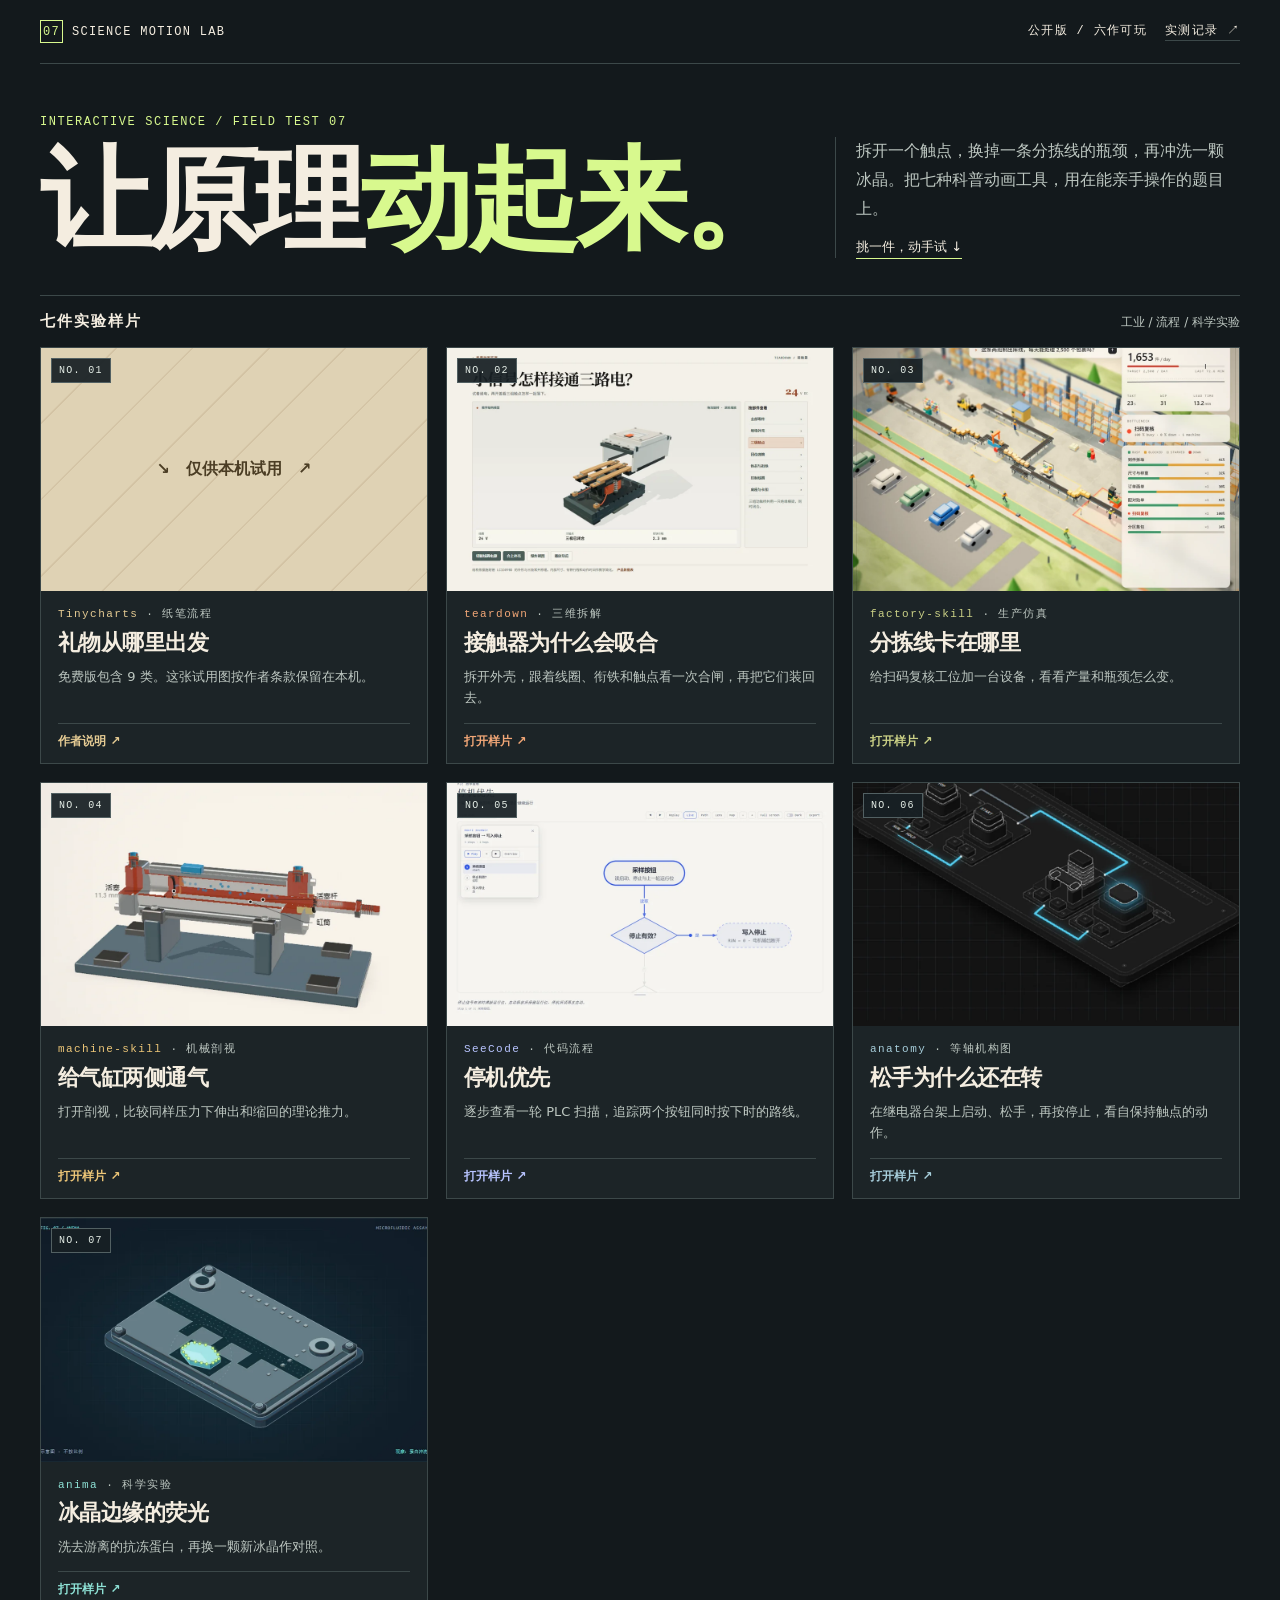
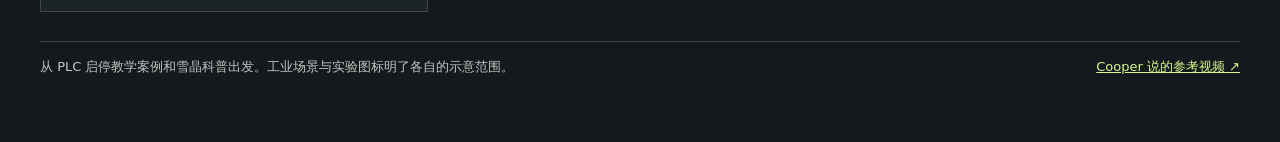
<file: index.html>
<!doctype html>
<html lang="zh-CN">
<head><meta charset="utf-8"><meta name="viewport" content="width=device-width,initial-scale=1"><meta name="description" content="七种科普动画技能，七个原创互动实测。"><title>科普动画 · 七技实测</title>
<style>
:root{color-scheme:dark;--ink:#f4ede0;--muted:#bdc7c1;--accent:#d8f98e;--line:#3c4849}*{box-sizing:border-box}html{scroll-behavior:smooth}body{margin:0;background:#13191c;color:var(--ink);font-family:"Microsoft YaHei UI","PingFang SC",system-ui,sans-serif}a{color:inherit;text-decoration:none}a:focus-visible{outline:2px solid var(--accent);outline-offset:4px}main{width:min(1320px,100% - 80px);margin:auto}.rail{display:flex;justify-content:space-between;align-items:center;gap:12px;font:12px/1.5 Consolas,monospace;letter-spacing:.11em;border-bottom:1px solid var(--line);padding:20px 0}.rail a:hover,.entry a:hover{color:var(--accent)}.mark{display:inline-grid;place-content:center;width:23px;height:23px;border:1px solid var(--accent);color:var(--accent);margin-right:9px}.rail-right{display:flex;gap:18px}.rail-right a{border-bottom:1px solid var(--line)}.hero{display:grid;grid-template-columns:minmax(0,1.9fr) minmax(280px,1fr);align-items:end;gap:26px;padding:49px 0 37px}.eyebrow,.tag,.number{font:12px/1.5 Consolas,monospace;letter-spacing:.13em}.eyebrow{color:var(--accent);margin:0 0 13px}h1,h2,h3,p{margin:0}h1{font-family:"Noto Serif SC","Songti SC","SimSun",serif;letter-spacing:-.035em;font-weight:900;font-size:clamp(51px,8.7vw,133px);line-height:1.02}h1 span{color:var(--accent)}.intro{border-left:1px solid var(--line);padding:0 0 2px 20px}.intro p{font-size:16px;color:var(--muted);line-height:1.8;margin:0 0 12px}.intro a{font-size:13px;border-bottom:1px solid var(--accent);padding-bottom:4px}.guide{display:flex;justify-content:space-between;align-items:baseline;gap:12px;padding:16px 0;border-top:1px solid var(--line)}.guide h2{font-size:15px;font-weight:650;letter-spacing:.13em}.guide span{font-size:12px;color:var(--muted)}.grid{display:grid;grid-template-columns:repeat(3,minmax(0,1fr));gap:18px}article{background:#1c2427;border:1px solid var(--line);display:flex;flex-direction:column;min-width:0}article:hover{border-color:var(--variant)}.shot{display:block;position:relative;overflow:hidden;background:#273336;aspect-ratio:960/606}.shot img,.private{width:100%;height:100%;object-fit:cover;display:block;transition:transform .3s ease}.shot:hover img{transform:scale(1.034)}.number{position:absolute;top:10px;left:10px;background:#172024ed;color:#e5eee7;border:1px solid #526062;padding:4px 7px;font-size:10px}.entry{padding:15px 17px 13px;flex:1;display:flex;flex-direction:column}.tag{color:var(--variant);margin:0 0 7px;font-size:11px}.tag span{color:var(--muted)}.entry h3{font-size:22px;line-height:1.22;letter-spacing:-.025em}.hint{margin:9px 0 14px;font-size:13px;color:var(--muted);line-height:1.66}.open{margin-top:auto;border-top:1px solid var(--line);padding-top:9px;font-size:12px;color:var(--variant);font-weight:700}.private{background:repeating-linear-gradient(135deg,#dfd2b4 0 52px,#d3c3a4 53px 54px);color:#4b3d24;display:grid;place-items:center;font-weight:700}.last{margin:29px 0 50px;padding:16px 0;border-top:1px solid var(--line);color:var(--muted);display:flex;justify-content:space-between;gap:18px;font-size:13px}.last a{color:var(--accent);text-decoration:underline}
@media(max-width:930px){main{width:calc(100% - 44px)}.grid{grid-template-columns:repeat(2,minmax(0,1fr))}.hero{padding:35px 0 30px}}
@media(max-width:620px){main{width:calc(100% - 28px)}.rail{padding:15px 0}.rail-right>span{display:none}.hero{grid-template-columns:1fr;gap:18px;padding:34px 0 23px}.intro{padding-left:12px}.intro p{font-size:14px}.grid{grid-template-columns:1fr;gap:14px}.last{line-height:1.7;flex-direction:column}.guide span{font-size:11px}}
@media(prefers-reduced-motion:reduce){html{scroll-behavior:auto}.shot img{transition:none}}
</style></head>
<body><main><nav class="rail"><a href="./index.html"><span class="mark">07</span>SCIENCE MOTION LAB</a><div class="rail-right"><span>公开版 / 六作可玩</span><a href="https://github.com/yangwei251003/science-animation-skill-lab#实测观察">实测记录 ↗</a></div></nav>
<header class="hero"><div><p class="eyebrow">INTERACTIVE SCIENCE / FIELD TEST 07</p><h1>让原理<span>动起来。</span></h1></div><div class="intro"><p>拆开一个触点，换掉一条分拣线的瓶颈，再冲洗一颗冰晶。把七种科普动画工具，用在能亲手操作的题目上。</p><a href="#exhibits">挑一件，动手试 ↓</a></div></header>
<section aria-labelledby="exhibits"><div class="guide"><h2 id="exhibits">七件实验样片</h2><span>工业 / 流程 / 科学实验</span></div><div class="grid"><article style="--variant:#e6cc94"><a class="shot" href="https://april-zhu.com/tinycharts/" aria-label="礼物从哪里出发"><div class="private">↘　仅供本机试用　↗</div><span class="number">NO. 01</span></a><div class="entry"><p class="tag">Tinycharts <span>· 纸笔流程</span></p><h3><a href="https://april-zhu.com/tinycharts/">礼物从哪里出发</a></h3><p class="hint">免费版包含 9 类。这张试用图按作者条款保留在本机。</p><a class="open" href="https://april-zhu.com/tinycharts/">作者说明 ↗</a></div></article><article style="--variant:#f2a777"><a class="shot" href="teardown/index.html" aria-label="接触器为什么会吸合"><img src="preview/teardown.webp" alt="接触器为什么会吸合的实测截图" width="960" height="606" loading="lazy"><span class="number">NO. 02</span></a><div class="entry"><p class="tag">teardown <span>· 三维拆解</span></p><h3><a href="teardown/index.html">接触器为什么会吸合</a></h3><p class="hint">拆开外壳，跟着线圈、衔铁和触点看一次合闸，再把它们装回去。</p><a class="open" href="teardown/index.html">打开样片 ↗</a></div></article><article style="--variant:#cbd186"><a class="shot" href="factory/index.html" aria-label="分拣线卡在哪里"><img src="preview/factory.webp" alt="分拣线卡在哪里的实测截图" width="960" height="606" loading="lazy"><span class="number">NO. 03</span></a><div class="entry"><p class="tag">factory-skill <span>· 生产仿真</span></p><h3><a href="factory/index.html">分拣线卡在哪里</a></h3><p class="hint">给扫码复核工位加一台设备，看看产量和瓶颈怎么变。</p><a class="open" href="factory/index.html">打开样片 ↗</a></div></article><article style="--variant:#eec778"><a class="shot" href="machine/index.html" aria-label="给气缸两侧通气"><img src="preview/machine.webp" alt="给气缸两侧通气的实测截图" width="960" height="606" loading="lazy"><span class="number">NO. 04</span></a><div class="entry"><p class="tag">machine-skill <span>· 机械剖视</span></p><h3><a href="machine/index.html">给气缸两侧通气</a></h3><p class="hint">打开剖视，比较同样压力下伸出和缩回的理论推力。</p><a class="open" href="machine/index.html">打开样片 ↗</a></div></article><article style="--variant:#b8c4ff"><a class="shot" href="seecode/index.html" aria-label="停机优先"><img src="preview/seecode.webp" alt="停机优先的实测截图" width="960" height="606" loading="lazy"><span class="number">NO. 05</span></a><div class="entry"><p class="tag">SeeCode <span>· 代码流程</span></p><h3><a href="seecode/index.html">停机优先</a></h3><p class="hint">逐步查看一轮 PLC 扫描，追踪两个按钮同时按下时的路线。</p><a class="open" href="seecode/index.html">打开样片 ↗</a></div></article><article style="--variant:#a7cedb"><a class="shot" href="anatomy/index.html" aria-label="松手为什么还在转"><img src="preview/anatomy.webp" alt="松手为什么还在转的实测截图" width="960" height="606" loading="lazy"><span class="number">NO. 06</span></a><div class="entry"><p class="tag">anatomy <span>· 等轴机构图</span></p><h3><a href="anatomy/index.html">松手为什么还在转</a></h3><p class="hint">在继电器台架上启动、松手，再按停止，看自保持触点的动作。</p><a class="open" href="anatomy/index.html">打开样片 ↗</a></div></article><article style="--variant:#8ee2d6"><a class="shot" href="anima/index.html" aria-label="冰晶边缘的荧光"><img src="preview/anima.webp" alt="冰晶边缘的荧光的实测截图" width="960" height="606" loading="lazy"><span class="number">NO. 07</span></a><div class="entry"><p class="tag">anima <span>· 科学实验</span></p><h3><a href="anima/index.html">冰晶边缘的荧光</a></h3><p class="hint">洗去游离的抗冻蛋白，再换一颗新冰晶作对照。</p><a class="open" href="anima/index.html">打开样片 ↗</a></div></article></div></section>
<footer class="last"><span>从 PLC 启停教学案例和雪晶科普出发。工业场景与实验图标明了各自的示意范围。</span><a href="https://www.douyin.com/video/7707669953352076582">Cooper 说的参考视频 ↗</a></footer>
</main></body></html>
</file>
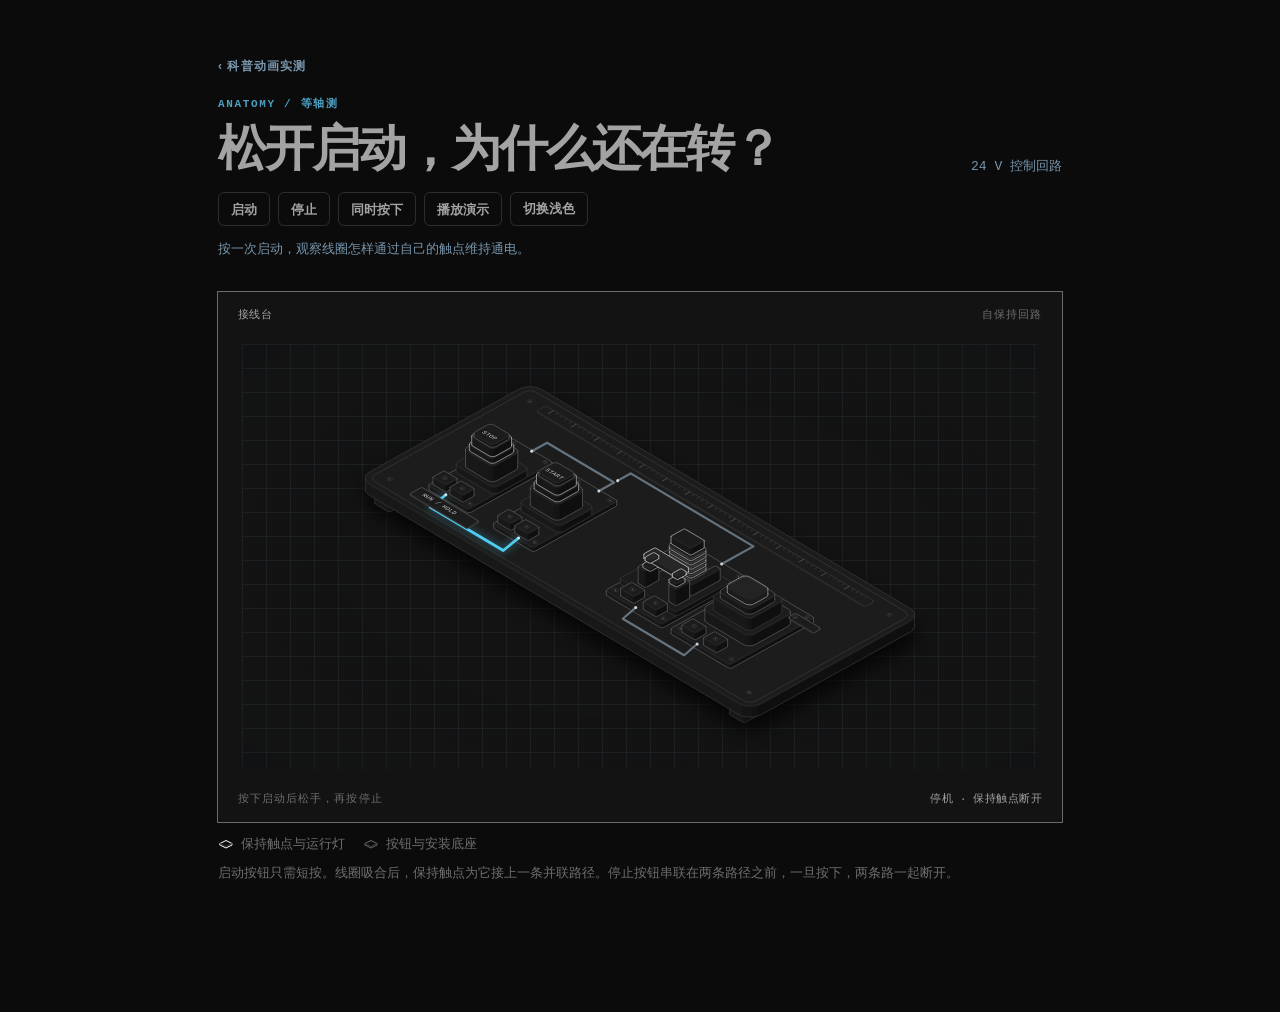
<file: anatomy/index.html>
<!doctype html><html lang="zh-CN"><head><meta charset="utf-8"><meta name="viewport" content="width=device-width, initial-scale=1"><title>松开启动，为什么还在转？</title><style>
.iso{
  --anatomy-page:#0b0b0b;--anatomy-card:#131313;--anatomy-text:#a3a3a3;--anatomy-strong:#e6e6e6;--anatomy-muted:#6e6e6e;
  --anatomy-paper:#131313;--anatomy-face:#1b1b1b;--anatomy-top:#1c1c1c;
  --anatomy-shade-0:#0f0f0f;--anatomy-shade-1:#121212;--anatomy-shade-2:#151515;--anatomy-shade-3:#181818;
  --anatomy-lit-top:#262626;--anatomy-lit-shade:#1d1d1d;
  --anatomy-hi:#d4d4d4;--anatomy-mid:#6a6a6a;--anatomy-lo:#3e3e3e;--anatomy-faint:#2a2a2a;--anatomy-lit:#ffffff;
  --anatomy-halo:#050505;--anatomy-halo-opacity:.9;--anatomy-dot:#e6e6e6;
  --anatomy-red:#ff6b6b;--anatomy-green:#6be0a0;--anatomy-blue:#6b9bff;
  --anatomy-weight:.6px;--anatomy-ease:cubic-bezier(.32,.72,0,1);
  --anatomy-mono:ui-monospace,"SF Mono",Menlo,Consolas,monospace;
  --anatomy-lift:inset 0 1px 0 0 #ffffff0a,inset 0 0 0 1px #ffffff06,0 0 0 1px #00000026,0 1px 1px -.5px #00000014,0 3px 3px -1.5px #00000014,0 6px 6px -3px #00000014,0 12px 12px -6px #00000014;
}
.iso[data-theme="light"]{
  --anatomy-page:#f2f2ef;--anatomy-card:#fbfbfa;--anatomy-text:#57575a;--anatomy-strong:#18181a;--anatomy-muted:#8c8c90;
  --anatomy-paper:#fbfbfa;--anatomy-face:#ffffff;--anatomy-top:#ffffff;
  --anatomy-shade-0:#dcdcd9;--anatomy-shade-1:#e5e5e2;--anatomy-shade-2:#ededea;--anatomy-shade-3:#f4f4f1;
  --anatomy-lit-top:#ffffff;--anatomy-lit-shade:#eeeeeb;
  --anatomy-hi:#26262a;--anatomy-mid:#8a8a8f;--anatomy-lo:#b4b4b8;--anatomy-faint:#d4d4d6;--anatomy-lit:#000000;
  --anatomy-halo:#8a8a80;--anatomy-halo-opacity:.32;--anatomy-dot:#3a3a3e;
  --anatomy-red:#e5484d;--anatomy-green:#30a46c;--anatomy-blue:#3e63dd;
  --anatomy-lift:inset 0 1px 0 0 #ffffff,0 0 0 1px #0000000f,0 1px 1px -.5px #0000000a,0 3px 3px -1.5px #0000000a,0 6px 6px -3px #0000000a,0 12px 12px -6px #0000000a;
}
.iso-svg{display:block;width:100%;height:auto;overflow:visible}
.iso-svg path,.iso-svg circle{vector-effect:non-scaling-stroke}
.iso-fill{fill:var(--anatomy-paper);stroke:none}
.iso-solid[data-lit]>.iso-fill{fill:var(--anatomy-face)}
.iso-shade,.iso-top{stroke:none}
.iso-shade[data-shade="0"]{fill:var(--anatomy-shade-0)}
.iso-shade[data-shade="1"]{fill:var(--anatomy-shade-1)}
.iso-shade[data-shade="2"]{fill:var(--anatomy-shade-2)}
.iso-shade[data-shade="3"]{fill:var(--anatomy-shade-3)}
.iso-top{fill:var(--anatomy-top)}
.iso-solid[data-lit]>.iso-top{fill:var(--anatomy-lit-top)}
.iso-solid[data-lit]>.iso-shade{fill:var(--anatomy-lit-shade)}
.iso-solid[data-seamless]>.iso-shade,.iso-solid[data-seamless]>.iso-top{stroke-width:.4;stroke-linejoin:round}
.iso-solid[data-seamless]>.iso-shade[data-shade="0"]{stroke:var(--anatomy-shade-0)}
.iso-solid[data-seamless]>.iso-shade[data-shade="1"]{stroke:var(--anatomy-shade-1)}
.iso-solid[data-seamless]>.iso-shade[data-shade="2"]{stroke:var(--anatomy-shade-2)}
.iso-solid[data-seamless]>.iso-shade[data-shade="3"]{stroke:var(--anatomy-shade-3)}
.iso-solid[data-seamless]>.iso-top{stroke:var(--anatomy-top)}
.iso-solid[data-seamless][data-lit]>.iso-top{stroke:var(--anatomy-lit-top)}
.iso-solid[data-seamless][data-lit]>.iso-shade{stroke:var(--anatomy-lit-shade)}
.iso-solid[data-lit]>.iso-edge{stroke:var(--anatomy-lit)}
.iso-halo{fill:var(--anatomy-halo);stroke:none;filter:blur(9px);opacity:var(--anatomy-halo-opacity);transform:translateY(3px)}
.iso-line{fill:none;stroke:var(--anatomy-lo);stroke-width:var(--anatomy-weight);stroke-linecap:round;stroke-linejoin:round}
.iso-line[data-tone="hi"]{stroke:var(--anatomy-hi)}
.iso-line[data-tone="mid"]{stroke:var(--anatomy-mid)}
.iso-line[data-tone="lo"]{stroke:var(--anatomy-lo)}
.iso-line[data-tone="faint"]{stroke:var(--anatomy-faint)}
.iso-line[data-tone="lit"]{stroke:var(--anatomy-lit)}
.iso-line[data-tone="red"]{stroke:var(--anatomy-red)}
.iso-line[data-tone="green"]{stroke:var(--anatomy-green)}
.iso-line[data-tone="blue"]{stroke:var(--anatomy-blue)}
.iso-line[data-dotted]{stroke-dasharray:.01 3.5;stroke-width:1}
.iso-line[data-dashed]{stroke-dasharray:3 3}
.iso-line[data-flow]{stroke-dasharray:2 6}
.iso-wire-end{fill:var(--anatomy-paper);stroke:var(--anatomy-lo);stroke-width:var(--anatomy-weight)}
.iso-wire[data-tone="hi"] .iso-wire-end{stroke:var(--anatomy-hi)}
.iso-wire[data-tone="mid"] .iso-wire-end{stroke:var(--anatomy-mid)}
.iso-wire[data-tone="faint"] .iso-wire-end{stroke:var(--anatomy-faint)}
.iso-wire[data-tone="lit"] .iso-wire-end{stroke:var(--anatomy-lit)}
.iso-dots circle{fill:var(--anatomy-dot);stroke:none;opacity:.32}
.iso-dots[data-tone="hi"] circle{opacity:.85}
.iso-dots[data-tone="mid"] circle{opacity:.45}
.iso-dots[data-tone="lo"] circle{opacity:.22}
.iso-dots[data-tone="faint"] circle{opacity:.12}
.iso-face-text{fill:var(--anatomy-mid);font-family:var(--anatomy-mono);letter-spacing:.04em}
.iso-face-text[data-tone="hi"]{fill:var(--anatomy-hi)}
.iso-face-text[data-tone="lo"]{fill:var(--anatomy-lo)}
.iso-face-text[data-tone="faint"]{fill:var(--anatomy-faint)}
.tb-body{fill:var(--anatomy-shade-2);stroke:none}
.tb-shine{fill:var(--anatomy-top);stroke:none}
.tb-shade{fill:var(--anatomy-shade-0);stroke:none}
.tb-ring{fill:none;stroke:var(--anatomy-lo);stroke-width:.45;stroke-linecap:butt;stroke-linejoin:round}
.tb-ring[data-tone="mid"]{stroke:var(--anatomy-mid)}
.tb-ring[data-tone="faint"]{stroke:var(--anatomy-faint)}
.tb-ring[data-tone="hi"]{stroke:var(--anatomy-hi)}
@keyframes iso-flow{to{stroke-dashoffset:-32}}
@keyframes iso-pulse{0%,100%{opacity:.18}12%{opacity:1}40%{opacity:.18}}
.iso-line[data-flow]{animation:iso-flow 1600ms linear infinite}
.iso-dots circle[data-pulse]{animation:iso-pulse 1600ms steps(1,end) infinite;animation-delay:var(--pulse-at,0ms)}
.iso-figure{margin:32px 0 36px}
.iso-plate{position:relative;padding:52px 24px;border-radius:0;background:var(--anatomy-card);box-shadow:0 0 0 1px var(--anatomy-mid);--anatomy-paper:var(--anatomy-card)}
.iso-plate-corners{position:absolute;inset:18px 20px;pointer-events:none}
.iso-plate-corner{position:absolute;color:var(--anatomy-muted);font-family:var(--anatomy-mono);font-size:10.5px;line-height:1;letter-spacing:.04em;white-space:nowrap}
.iso-plate-corner[data-corner="fig"]{top:0;left:0;color:var(--anatomy-text)}
.iso-plate-corner[data-corner="title"]{top:0;right:0;text-transform:uppercase;letter-spacing:.1em}
.iso-plate-corner[data-corner="hint"]{bottom:0;left:0;text-transform:uppercase;letter-spacing:.1em}
.iso-plate-corner[data-corner="readout"]{right:0;bottom:0;color:var(--anatomy-text);font-variant-numeric:tabular-nums}
.iso-plate .iso-svg{margin:0 auto}
.iso-legend{display:grid;gap:8px;margin-top:12px;color:var(--anatomy-muted);font-size:13px;line-height:1.55}
.iso-keys{display:flex;flex-wrap:wrap;gap:6px 18px}
.iso-key{display:inline-flex;align-items:center;gap:7px}
.iso-swatch{width:16px;height:10px;flex:none;overflow:visible}
.iso-swatch path{fill:none;stroke:var(--anatomy-hi);stroke-width:1;vector-effect:non-scaling-stroke;stroke-linejoin:round;stroke-linecap:round}
.iso-swatch[data-mark="raised"] path,.iso-swatch[data-mark="flat"] path{stroke:var(--anatomy-mid)}
.iso-swatch[data-mark="lit"] path{stroke:var(--anatomy-lit)}
.iso-swatch[data-mark="dim"] path{stroke:var(--anatomy-lo)}
.iso-swatch[data-mark="dotted"] path{stroke-dasharray:.01 3;stroke-width:1.4}
.iso-swatch[data-mark="dashed"] path{stroke-dasharray:3 2.5}
.iso-swatch[data-mark="red"] path{stroke:var(--anatomy-red)}
.iso-swatch[data-mark="green"] path{stroke:var(--anatomy-green)}
.iso-swatch[data-mark="blue"] path{stroke:var(--anatomy-blue)}
.iso-swatch-crease{stroke:var(--anatomy-lo)!important}
@media (max-width:560px){.iso-plate{padding:48px 12px 70px}.iso-plate-corner[data-corner="hint"]{bottom:18px}}
@media (prefers-reduced-motion:reduce){.iso-line[data-flow],.iso-dots circle[data-pulse]{animation:none}}

*{box-sizing:border-box}
html{color-scheme:dark}
body[data-theme="light"]{color-scheme:light}
body{margin:0;background:var(--anatomy-page);color:var(--anatomy-text);font:14px/1.6 ui-sans-serif,system-ui,-apple-system,"Segoe UI",sans-serif;-webkit-font-smoothing:antialiased}
.iso-page{width:min(650px,100% - 32px);margin:64px auto 96px}
</style><style>
body{margin:0!important}.iso-page{width:min(1040px,100% - 18px)!important;max-width:none!important;margin:0 auto 40px!important}
.workbench{max-width:940px;margin:0 auto;padding:clamp(20px,4.2vw,64px) clamp(14px,4vw,48px);font-family:"Microsoft YaHei",sans-serif}
.nav{font-size:12px;font-weight:700;letter-spacing:.09em;color:var(--sub,#7997ae);text-decoration:none}
.mast{display:flex;align-items:end;justify-content:space-between;margin:21px 0 17px;gap:12px}
h1{margin:0;font-size:clamp(28px,5vw,49px);letter-spacing:-.045em;line-height:1.06}
.kicker{color:#4ea0c2;font:700 11px/1.3 ui-monospace,monospace;letter-spacing:.15em;margin:0 0 12px}
.mast small{white-space:nowrap;font:500 13px ui-monospace,monospace;color:#7795ac}
.control-row{display:flex;align-items:center;gap:8px;flex-wrap:wrap;margin:14px 0 12px}
.control-row button,.control-row a{border:1px solid color-mix(in srgb,currentColor 22%,transparent);padding:8px 12px;border-radius:6px;background:transparent;color:inherit;text-decoration:none;font:600 13px/1.2 "Microsoft YaHei",sans-serif;min-height:34px;cursor:pointer}
.control-row button:hover,.control-row a:hover{border-color:#56bce7}
.control-row button[aria-pressed="true"]{background:#2294bf;color:white}
.iso .iso-stage{position:relative;background-image:radial-gradient(ellipse at center,transparent 35%,#090f1817),linear-gradient(#7895af19 1px,transparent 1px),linear-gradient(90deg,#7895af19 1px,transparent 1px);background-size:auto,24px 24px,24px 24px}
.iso-stage svg{display:block;max-width:100%;margin:auto}
.trace > path{fill:none;stroke:#65737e;stroke-width:2.2;stroke-linejoin:round;stroke-linecap:round}
.trace.live > path{stroke:#4ecdf1;stroke-width:2.8;filter:drop-shadow(0 0 4px #4ecdf1a0)}
#run-lens.live{filter:drop-shadow(0 0 9px #3cc5f9);opacity:1}
#run-lens{opacity:.72}
#explanation{line-height:1.65;font-size:13px;margin:0 0 17px;color:#7795ac}
[data-theme="light"] #explanation,[data-theme="light"] .mast small,[data-theme="light"] .nav{color:#47677b}
body a:focus-visible,body button:focus-visible{outline:2px solid #56bce7;outline-offset:3px}
@media(max-width:500px){.mast small{display:none}.control-row button,.control-row a{padding:7px 9px}.workbench{padding-top:22px}}
</style></head><body class="iso" data-theme="dark"><main class="iso-page"><main class="workbench"><a class="nav" href="../index.html">‹ 科普动画实测</a>
  <div class="mast"><div><p class="kicker">ANATOMY / 等轴测</p><h1>松开启动，为什么还在转？</h1></div><small>24 V 控制回路</small></div>
  <div class="control-row">
  <button id="start" type="button">启动</button><button id="stop" type="button">停止</button>
  <button id="together" type="button">同时按下</button><button id="tour" type="button" aria-pressed="false">播放演示</button>
  <a href="./light.html">切换浅色</a>
</div><p id="explanation" aria-live="polite">按一次启动，观察线圈怎样通过自己的触点维持通电。</p><figure class="iso-figure"><div class="iso-plate"><div class="iso-plate-corners" aria-hidden="true"><span class="iso-plate-corner" data-corner="fig">接线台</span><span class="iso-plate-corner" data-corner="title">自保持回路</span><span class="iso-plate-corner" data-corner="hint">按下启动后松手，再按停止</span><span class="iso-plate-corner" data-corner="readout" data-readout>停机 · 保持触点断开</span></div><div class="iso-stage" aria-label="启停自保持结构和运行状态"><svg xmlns="http://www.w3.org/2000/svg" class="iso-svg" viewBox="0 0 780 418" role="img" aria-label="开盖的自保持教学台，左边是停止和启动按钮，中间是线圈和保持触点，右边是运行指示灯。"><path class="iso-halo" d="M120.8 136.6L121.1 134.8L122.1 133.1L123.6 131.5L125.7 130.2L271 49.6L273.5 48.5L276.3 47.7L279.3 47.2L282.5 47.1L285.6 47.3L288.6 47.8L291.3 48.7L293.7 49.9L654.7 264.3L656.7 265.7L658.1 267.3L659 269.1L659.2 270.9L659.2 286.6L658.9 288.4L657.9 290.1L656.4 291.7L654.3 293.1L509 373.6L506.5 374.7L503.7 375.6L500.7 376L497.5 376.2L494.4 376L491.4 375.4L488.7 374.6L486.3 373.4L125.3 159L123.3 157.5L121.9 155.9L121 154.2L120.8 152.4Z"/><g class="iso-solid"><path class="iso-fill" d="M270.9 71.5L270.9 70.9L271.2 70.4L271.8 69.9L281.1 64.8L281.9 64.5L282.9 64.3L283.9 64.3L284.8 64.5L285.6 64.8L296.7 71.5L297.3 71.9L297.6 72.5L297.6 79.1L297.6 79.6L297.3 80.2L296.7 80.6L287.4 85.7L286.6 86.1L285.7 86.2L284.7 86.2L283.7 86.1L282.9 85.7L271.8 79.1L271.2 78.6L270.9 78.1Z"/><path class="iso-shade" data-shade="0" d="M297.6 79.1L297.6 79.6L297.6 73.1L297.6 72.5ZM297.6 79.6L297.3 80.2L297.3 73.6L297.6 73.1ZM297.3 80.2L296.7 80.6L296.7 74.1L297.3 73.6ZM296.7 80.6L287.4 85.7L287.4 79.2L296.7 74.1ZM287.4 85.7L286.6 86.1L286.6 79.5L287.4 79.2Z"/><path class="iso-shade" data-shade="1" d="M286.6 86.1L285.7 86.2L285.7 79.7L286.6 79.5Z"/><path class="iso-shade" data-shade="2" d="M285.7 86.2L284.7 86.2L284.7 79.7L285.7 79.7ZM284.7 86.2L283.7 86.1L283.7 79.5L284.7 79.7Z"/><path class="iso-shade" data-shade="3" d="M283.7 86.1L282.9 85.7L282.9 79.1L283.7 79.5ZM282.9 85.7L271.8 79.1L271.8 72.5L282.9 79.1ZM271.8 79.1L271.2 78.6L271.2 72L271.8 72.5ZM271.2 78.6L270.9 78.1L270.9 71.5L271.2 72Z"/><path class="iso-top" d="M296.7 71.5L297.3 71.9L297.6 72.5L297.6 73.1L297.3 73.6L296.7 74.1L287.4 79.2L286.6 79.5L285.7 79.7L284.7 79.7L283.7 79.5L282.9 79.1L271.8 72.5L271.2 72L270.9 71.5L270.9 70.9L271.2 70.4L271.8 69.9L281.1 64.8L281.9 64.5L282.9 64.3L283.9 64.3L284.8 64.5L285.6 64.8Z"/><path class="iso-line iso-crease" data-tone="faint" d="M297.6 72.5L297.6 73.1L297.3 73.6L296.7 74.1L287.4 79.2L286.6 79.5L285.7 79.7L284.7 79.7L283.7 79.5L282.9 79.1L271.8 72.5L271.2 72L270.9 71.5"/><path class="iso-line iso-bevel" data-tone="faint" d="M297.6 72.5L296.5 72.9L296.3 73.3L295.8 73.6L286.7 78.7L286.1 78.9L285.5 79L284.9 79L284.2 78.9L283.7 78.6L272.6 72.1L272.2 71.8L270.9 71.5"/><path class="iso-line iso-edge" data-tone="lo" d="M270.9 71.5L270.9 70.9L271.2 70.4L271.8 69.9L281.1 64.8L281.9 64.5L282.9 64.3L283.9 64.3L284.8 64.5L285.6 64.8L296.7 71.5L297.3 71.9L297.6 72.5M297.6 79.1L297.6 79.6L297.3 80.2L296.7 80.6L287.4 85.7L286.6 86.1L285.7 86.2L284.7 86.2L283.7 86.1L282.9 85.7L271.8 79.1L271.2 78.6L270.9 78.1M297.6 72.5L297.6 79.1M270.9 71.5L270.9 78.1"/></g><g class="iso-solid"><path class="iso-fill" d="M274.3 68.2L274.3 67.7L274.6 67.1L275.2 66.7L282.1 62.8L283 62.5L283.9 62.3L284.9 62.3L285.9 62.5L286.7 62.9L293.4 66.8L293.9 67.3L294.2 67.9L294.2 71.8L294.2 72.4L293.9 72.9L293.3 73.4L286.4 77.2L285.5 77.5L284.6 77.7L283.6 77.7L282.6 77.5L281.8 77.2L275.1 73.2L274.6 72.7L274.3 72.2Z"/><path class="iso-shade" data-shade="0" d="M294.2 71.8L294.2 72.4L294.2 68.4L294.2 67.9ZM294.2 72.4L293.9 72.9L293.9 69L294.2 68.4ZM293.9 72.9L293.3 73.4L293.3 69.4L293.9 69ZM293.3 73.4L286.4 77.2L286.4 73.3L293.3 69.4ZM286.4 77.2L285.5 77.5L285.5 73.6L286.4 73.3Z"/><path class="iso-shade" data-shade="1" d="M285.5 77.5L284.6 77.7L284.6 73.8L285.5 73.6Z"/><path class="iso-shade" data-shade="2" d="M284.6 77.7L283.6 77.7L283.6 73.8L284.6 73.8ZM283.6 77.7L282.6 77.5L282.6 73.6L283.6 73.8Z"/><path class="iso-shade" data-shade="3" d="M282.6 77.5L281.8 77.2L281.8 73.2L282.6 73.6ZM281.8 77.2L275.1 73.2L275.1 69.3L281.8 73.2ZM275.1 73.2L274.6 72.7L274.6 68.8L275.1 69.3ZM274.6 72.7L274.3 72.2L274.3 68.2L274.6 68.8Z"/><path class="iso-top" d="M293.4 66.8L293.9 67.3L294.2 67.9L294.2 68.4L293.9 69L293.3 69.4L286.4 73.3L285.5 73.6L284.6 73.8L283.6 73.8L282.6 73.6L281.8 73.2L275.1 69.3L274.6 68.8L274.3 68.2L274.3 67.7L274.6 67.1L275.2 66.7L282.1 62.8L283 62.5L283.9 62.3L284.9 62.3L285.9 62.5L286.7 62.9Z"/><path class="iso-line iso-crease" data-tone="faint" d="M294.2 67.9L294.2 68.4L293.9 69L293.3 69.4L286.4 73.3L285.5 73.6L284.6 73.8L283.6 73.8L282.6 73.6L281.8 73.2L275.1 69.3L274.6 68.8L274.3 68.2"/><path class="iso-line iso-bevel" data-tone="faint" d="M294.2 67.9L293.1 68.3L292.9 68.7L292.4 69L285.6 72.8L285 73L284.4 73.1L283.8 73.1L283.2 73L282.6 72.7L276 68.8L275.6 68.5L274.3 68.2"/><path class="iso-line iso-edge" data-tone="mid" d="M274.3 68.2L274.3 67.7L274.6 67.1L275.2 66.7L282.1 62.8L283 62.5L283.9 62.3L284.9 62.3L285.9 62.5L286.7 62.9L293.4 66.8L293.9 67.3L294.2 67.9M294.2 71.8L294.2 72.4L293.9 72.9L293.3 73.4L286.4 77.2L285.5 77.5L284.6 77.7L283.6 77.7L282.6 77.5L281.8 77.2L275.1 73.2L274.6 72.7L274.3 72.2M294.2 67.9L294.2 71.8M274.3 68.2L274.3 72.2"/></g><g class="iso-solid"><path class="iso-fill" d="M130.1 149.5L130.1 148.9L130.5 148.3L131.1 147.9L140.3 142.8L141.1 142.4L142.1 142.3L143.1 142.3L144 142.5L144.8 142.8L156 149.4L156.6 149.9L156.8 150.5L156.8 157L156.8 157.6L156.5 158.1L155.9 158.6L146.7 163.7L145.8 164.1L144.9 164.2L143.9 164.2L142.9 164L142.1 163.7L131 157.1L130.4 156.6L130.1 156Z"/><path class="iso-shade" data-shade="0" d="M156.8 157L156.8 157.6L156.8 151L156.8 150.5ZM156.8 157.6L156.5 158.1L156.5 151.6L156.8 151ZM156.5 158.1L155.9 158.6L155.9 152L156.5 151.6ZM155.9 158.6L146.7 163.7L146.7 157.2L155.9 152ZM146.7 163.7L145.8 164.1L145.8 157.5L146.7 157.2Z"/><path class="iso-shade" data-shade="1" d="M145.8 164.1L144.9 164.2L144.9 157.6L145.8 157.5Z"/><path class="iso-shade" data-shade="2" d="M144.9 164.2L143.9 164.2L143.9 157.6L144.9 157.6ZM143.9 164.2L142.9 164L142.9 157.5L143.9 157.6Z"/><path class="iso-shade" data-shade="3" d="M142.9 164L142.1 163.7L142.1 157.1L142.9 157.5ZM142.1 163.7L131 157.1L131 150.5L142.1 157.1ZM131 157.1L130.4 156.6L130.4 150L131 150.5ZM130.4 156.6L130.1 156L130.1 149.5L130.4 150Z"/><path class="iso-top" d="M156 149.4L156.6 149.9L156.8 150.5L156.8 151L156.5 151.6L155.9 152L146.7 157.2L145.8 157.5L144.9 157.6L143.9 157.6L142.9 157.5L142.1 157.1L131 150.5L130.4 150L130.1 149.5L130.1 148.9L130.5 148.3L131.1 147.9L140.3 142.8L141.1 142.4L142.1 142.3L143.1 142.3L144 142.5L144.8 142.8Z"/><path class="iso-line iso-crease" data-tone="faint" d="M156.8 150.5L156.8 151L156.5 151.6L155.9 152L146.7 157.2L145.8 157.5L144.9 157.6L143.9 157.6L142.9 157.5L142.1 157.1L131 150.5L130.4 150L130.1 149.5"/><path class="iso-line iso-bevel" data-tone="faint" d="M156.8 150.5L155.7 150.9L155.5 151.3L155 151.6L145.9 156.6L145.3 156.9L144.7 157L144.1 157L143.5 156.9L142.9 156.6L131.9 150.1L131.5 149.7L130.1 149.5"/><path class="iso-line iso-edge" data-tone="lo" d="M130.1 149.5L130.1 148.9L130.5 148.3L131.1 147.9L140.3 142.8L141.1 142.4L142.1 142.3L143.1 142.3L144 142.5L144.8 142.8L156 149.4L156.6 149.9L156.8 150.5M156.8 157L156.8 157.6L156.5 158.1L155.9 158.6L146.7 163.7L145.8 164.1L144.9 164.2L143.9 164.2L142.9 164L142.1 163.7L131 157.1L130.4 156.6L130.1 156M156.8 150.5L156.8 157M130.1 149.5L130.1 156"/></g><g class="iso-solid"><path class="iso-fill" d="M133.5 146.2L133.5 145.6L133.8 145.1L134.5 144.6L141.4 140.8L142.2 140.5L143.2 140.3L144.2 140.3L145.1 140.5L145.9 140.8L152.6 144.8L153.2 145.3L153.5 145.8L153.5 149.8L153.4 150.3L153.1 150.9L152.5 151.4L145.6 155.2L144.8 155.5L143.8 155.7L142.8 155.7L141.9 155.5L141.1 155.1L134.4 151.2L133.8 150.7L133.5 150.1Z"/><path class="iso-shade" data-shade="0" d="M153.5 149.8L153.4 150.3L153.4 146.4L153.5 145.8ZM153.4 150.3L153.1 150.9L153.1 147L153.4 146.4ZM153.1 150.9L152.5 151.4L152.5 147.4L153.1 147ZM152.5 151.4L145.6 155.2L145.6 151.2L152.5 147.4ZM145.6 155.2L144.8 155.5L144.8 151.6L145.6 151.2Z"/><path class="iso-shade" data-shade="1" d="M144.8 155.5L143.8 155.7L143.8 151.7L144.8 151.6Z"/><path class="iso-shade" data-shade="2" d="M143.8 155.7L142.8 155.7L142.8 151.7L143.8 151.7ZM142.8 155.7L141.9 155.5L141.9 151.5L142.8 151.7Z"/><path class="iso-shade" data-shade="3" d="M141.9 155.5L141.1 155.1L141.1 151.2L141.9 151.5ZM141.1 155.1L134.4 151.2L134.4 147.2L141.1 151.2ZM134.4 151.2L133.8 150.7L133.8 146.8L134.4 147.2ZM133.8 150.7L133.5 150.1L133.5 146.2L133.8 146.8Z"/><path class="iso-top" d="M152.6 144.8L153.2 145.3L153.5 145.8L153.4 146.4L153.1 147L152.5 147.4L145.6 151.2L144.8 151.6L143.8 151.7L142.8 151.7L141.9 151.5L141.1 151.2L134.4 147.2L133.8 146.8L133.5 146.2L133.5 145.6L133.8 145.1L134.5 144.6L141.4 140.8L142.2 140.5L143.2 140.3L144.2 140.3L145.1 140.5L145.9 140.8Z"/><path class="iso-line iso-crease" data-tone="faint" d="M153.5 145.8L153.4 146.4L153.1 147L152.5 147.4L145.6 151.2L144.8 151.6L143.8 151.7L142.8 151.7L141.9 151.5L141.1 151.2L134.4 147.2L133.8 146.8L133.5 146.2"/><path class="iso-line iso-bevel" data-tone="faint" d="M153.5 145.8L152.3 146.3L152.1 146.6L151.7 147L144.9 150.7L144.3 151L143.7 151.1L143 151.1L142.4 151L141.8 150.7L135.3 146.8L134.8 146.5L133.5 146.2"/><path class="iso-line iso-edge" data-tone="mid" d="M133.5 146.2L133.5 145.6L133.8 145.1L134.5 144.6L141.4 140.8L142.2 140.5L143.2 140.3L144.2 140.3L145.1 140.5L145.9 140.8L152.6 144.8L153.2 145.3L153.5 145.8M153.5 149.8L153.4 150.3L153.1 150.9L152.5 151.4L145.6 155.2L144.8 155.5L143.8 155.7L142.8 155.7L141.9 155.5L141.1 155.1L134.4 151.2L133.8 150.7L133.5 150.1M153.5 145.8L153.5 149.8M133.5 146.2L133.5 150.1"/></g><g class="iso-solid"><path class="iso-fill" d="M618.5 278L618.6 277.4L618.9 276.9L619.5 276.4L628.7 271.3L629.5 271L630.5 270.8L631.5 270.8L632.5 271L633.3 271.3L644.4 278L645 278.4L645.3 279L645.3 285.5L645.2 286.1L644.9 286.7L644.3 287.1L635.1 292.2L634.3 292.6L633.3 292.7L632.3 292.7L631.4 292.5L630.5 292.2L619.4 285.6L618.8 285.1L618.5 284.6Z"/><path class="iso-shade" data-shade="0" d="M645.3 285.5L645.2 286.1L645.2 279.6L645.3 279ZM645.2 286.1L644.9 286.7L644.9 280.1L645.2 279.6ZM644.9 286.7L644.3 287.1L644.3 280.6L644.9 280.1ZM644.3 287.1L635.1 292.2L635.1 285.7L644.3 280.6ZM635.1 292.2L634.3 292.6L634.3 286L635.1 285.7Z"/><path class="iso-shade" data-shade="1" d="M634.3 292.6L633.3 292.7L633.3 286.2L634.3 286Z"/><path class="iso-shade" data-shade="2" d="M633.3 292.7L632.3 292.7L632.3 286.2L633.3 286.2ZM632.3 292.7L631.4 292.5L631.4 286L632.3 286.2Z"/><path class="iso-shade" data-shade="3" d="M631.4 292.5L630.5 292.2L630.5 285.6L631.4 286ZM630.5 292.2L619.4 285.6L619.4 279L630.5 285.6ZM619.4 285.6L618.8 285.1L618.8 278.5L619.4 279ZM618.8 285.1L618.5 284.6L618.5 278L618.8 278.5Z"/><path class="iso-top" d="M644.4 278L645 278.4L645.3 279L645.2 279.6L644.9 280.1L644.3 280.6L635.1 285.7L634.3 286L633.3 286.2L632.3 286.2L631.4 286L630.5 285.6L619.4 279L618.8 278.5L618.5 278L618.6 277.4L618.9 276.9L619.5 276.4L628.7 271.3L629.5 271L630.5 270.8L631.5 270.8L632.5 271L633.3 271.3Z"/><path class="iso-line iso-crease" data-tone="faint" d="M645.3 279L645.2 279.6L644.9 280.1L644.3 280.6L635.1 285.7L634.3 286L633.3 286.2L632.3 286.2L631.4 286L630.5 285.6L619.4 279L618.8 278.5L618.5 278"/><path class="iso-line iso-bevel" data-tone="faint" d="M645.3 279L644.1 279.4L643.9 279.8L643.5 280.1L634.4 285.2L633.8 285.4L633.1 285.5L632.5 285.5L631.9 285.4L631.3 285.1L620.3 278.6L619.9 278.2L618.5 278"/><path class="iso-line iso-edge" data-tone="lo" d="M618.5 278L618.6 277.4L618.9 276.9L619.5 276.4L628.7 271.3L629.5 271L630.5 270.8L631.5 270.8L632.5 271L633.3 271.3L644.4 278L645 278.4L645.3 279M645.3 285.5L645.2 286.1L644.9 286.7L644.3 287.1L635.1 292.2L634.3 292.6L633.3 292.7L632.3 292.7L631.4 292.5L630.5 292.2L619.4 285.6L618.8 285.1L618.5 284.6M645.3 279L645.3 285.5M618.5 278L618.5 284.6"/></g><g class="iso-solid"><path class="iso-fill" d="M621.9 274.7L621.9 274.1L622.3 273.6L622.9 273.1L629.8 269.3L630.6 269L631.6 268.8L632.6 268.8L633.5 269L634.3 269.4L641 273.3L641.6 273.8L641.9 274.3L641.9 278.3L641.9 278.9L641.5 279.4L640.9 279.9L634 283.7L633.2 284L632.2 284.2L631.2 284.2L630.3 284L629.5 283.7L622.8 279.7L622.2 279.2L621.9 278.7Z"/><path class="iso-shade" data-shade="0" d="M641.9 278.3L641.9 278.9L641.9 274.9L641.9 274.3ZM641.9 278.9L641.5 279.4L641.5 275.5L641.9 274.9ZM641.5 279.4L640.9 279.9L640.9 275.9L641.5 275.5ZM640.9 279.9L634 283.7L634 279.8L640.9 275.9ZM634 283.7L633.2 284L633.2 280.1L634 279.8Z"/><path class="iso-shade" data-shade="1" d="M633.2 284L632.2 284.2L632.2 280.3L633.2 280.1Z"/><path class="iso-shade" data-shade="2" d="M632.2 284.2L631.2 284.2L631.2 280.3L632.2 280.3ZM631.2 284.2L630.3 284L630.3 280.1L631.2 280.3Z"/><path class="iso-shade" data-shade="3" d="M630.3 284L629.5 283.7L629.5 279.7L630.3 280.1ZM629.5 283.7L622.8 279.7L622.8 275.7L629.5 279.7ZM622.8 279.7L622.2 279.2L622.2 275.3L622.8 275.7ZM622.2 279.2L621.9 278.7L621.9 274.7L622.2 275.3Z"/><path class="iso-top" d="M641 273.3L641.6 273.8L641.9 274.3L641.9 274.9L641.5 275.5L640.9 275.9L634 279.8L633.2 280.1L632.2 280.3L631.2 280.3L630.3 280.1L629.5 279.7L622.8 275.7L622.2 275.3L621.9 274.7L621.9 274.1L622.3 273.6L622.9 273.1L629.8 269.3L630.6 269L631.6 268.8L632.6 268.8L633.5 269L634.3 269.4Z"/><path class="iso-line iso-crease" data-tone="faint" d="M641.9 274.3L641.9 274.9L641.5 275.5L640.9 275.9L634 279.8L633.2 280.1L632.2 280.3L631.2 280.3L630.3 280.1L629.5 279.7L622.8 275.7L622.2 275.3L621.9 274.7"/><path class="iso-line iso-bevel" data-tone="faint" d="M641.9 274.3L640.7 274.8L640.5 275.2L640.1 275.5L633.3 279.3L632.7 279.5L632.1 279.6L631.4 279.6L630.8 279.5L630.2 279.2L623.7 275.3L623.3 275L621.9 274.7"/><path class="iso-line iso-edge" data-tone="mid" d="M621.9 274.7L621.9 274.1L622.3 273.6L622.9 273.1L629.8 269.3L630.6 269L631.6 268.8L632.6 268.8L633.5 269L634.3 269.4L641 273.3L641.6 273.8L641.9 274.3M641.9 278.3L641.9 278.9L641.5 279.4L640.9 279.9L634 283.7L633.2 284L632.2 284.2L631.2 284.2L630.3 284L629.5 283.7L622.8 279.7L622.2 279.2L621.9 278.7M641.9 274.3L641.9 278.3M621.9 274.7L621.9 278.7"/></g><g class="iso-solid"><path class="iso-fill" d="M477.8 356L477.8 355.4L478.1 354.8L478.7 354.4L487.9 349.3L488.8 348.9L489.7 348.8L490.7 348.8L491.7 349L492.5 349.3L503.6 355.9L504.2 356.4L504.5 356.9L504.5 363.5L504.5 364.1L504.2 364.6L503.5 365.1L494.3 370.2L493.5 370.5L492.5 370.7L491.5 370.7L490.6 370.5L489.8 370.2L478.6 363.5L478.1 363.1L477.8 362.5Z"/><path class="iso-shade" data-shade="0" d="M504.5 363.5L504.5 364.1L504.5 357.5L504.5 356.9ZM504.5 364.1L504.2 364.6L504.2 358.1L504.5 357.5ZM504.2 364.6L503.5 365.1L503.5 358.5L504.2 358.1ZM503.5 365.1L494.3 370.2L494.3 363.6L503.5 358.5ZM494.3 370.2L493.5 370.5L493.5 364L494.3 363.6Z"/><path class="iso-shade" data-shade="1" d="M493.5 370.5L492.5 370.7L492.5 364.1L493.5 364Z"/><path class="iso-shade" data-shade="2" d="M492.5 370.7L491.5 370.7L491.5 364.1L492.5 364.1ZM491.5 370.7L490.6 370.5L490.6 363.9L491.5 364.1Z"/><path class="iso-shade" data-shade="3" d="M490.6 370.5L489.8 370.2L489.8 363.6L490.6 363.9ZM489.8 370.2L478.6 363.5L478.6 357L489.8 363.6ZM478.6 363.5L478.1 363.1L478.1 356.5L478.6 357ZM478.1 363.1L477.8 362.5L477.8 356L478.1 356.5Z"/><path class="iso-top" d="M503.6 355.9L504.2 356.4L504.5 356.9L504.5 357.5L504.2 358.1L503.5 358.5L494.3 363.6L493.5 364L492.5 364.1L491.5 364.1L490.6 363.9L489.8 363.6L478.6 357L478.1 356.5L477.8 356L477.8 355.4L478.1 354.8L478.7 354.4L487.9 349.3L488.8 348.9L489.7 348.8L490.7 348.8L491.7 349L492.5 349.3Z"/><path class="iso-line iso-crease" data-tone="faint" d="M504.5 356.9L504.5 357.5L504.2 358.1L503.5 358.5L494.3 363.6L493.5 364L492.5 364.1L491.5 364.1L490.6 363.9L489.8 363.6L478.6 357L478.1 356.5L477.8 356"/><path class="iso-line iso-bevel" data-tone="faint" d="M504.5 356.9L503.3 357.4L503.1 357.8L502.7 358.1L493.6 363.1L493 363.4L492.4 363.5L491.7 363.5L491.1 363.4L490.5 363.1L479.5 356.6L479.1 356.2L477.8 356"/><path class="iso-line iso-edge" data-tone="lo" d="M477.8 356L477.8 355.4L478.1 354.8L478.7 354.4L487.9 349.3L488.8 348.9L489.7 348.8L490.7 348.8L491.7 349L492.5 349.3L503.6 355.9L504.2 356.4L504.5 356.9M504.5 363.5L504.5 364.1L504.2 364.6L503.5 365.1L494.3 370.2L493.5 370.5L492.5 370.7L491.5 370.7L490.6 370.5L489.8 370.2L478.6 363.5L478.1 363.1L477.8 362.5M504.5 356.9L504.5 363.5M477.8 356L477.8 362.5"/></g><g class="iso-solid"><path class="iso-fill" d="M481.2 352.7L481.2 352.1L481.5 351.6L482.1 351.1L489 347.3L489.8 347L490.8 346.8L491.8 346.8L492.8 347L493.6 347.3L500.2 351.3L500.8 351.8L501.1 352.3L501.1 356.3L501.1 356.8L500.8 357.4L500.2 357.8L493.2 361.7L492.4 362L491.5 362.2L490.5 362.2L489.5 362L488.7 361.6L482 357.7L481.4 357.2L481.2 356.6Z"/><path class="iso-shade" data-shade="0" d="M501.1 356.3L501.1 356.8L501.1 352.9L501.1 352.3ZM501.1 356.8L500.8 357.4L500.8 353.4L501.1 352.9ZM500.8 357.4L500.2 357.8L500.2 353.9L500.8 353.4ZM500.2 357.8L493.2 361.7L493.2 357.7L500.2 353.9ZM493.2 361.7L492.4 362L492.4 358.1L493.2 357.7Z"/><path class="iso-shade" data-shade="1" d="M492.4 362L491.5 362.2L491.5 358.2L492.4 358.1Z"/><path class="iso-shade" data-shade="2" d="M491.5 362.2L490.5 362.2L490.5 358.2L491.5 358.2ZM490.5 362.2L489.5 362L489.5 358L490.5 358.2Z"/><path class="iso-shade" data-shade="3" d="M489.5 362L488.7 361.6L488.7 357.7L489.5 358ZM488.7 361.6L482 357.7L482 353.7L488.7 357.7ZM482 357.7L481.4 357.2L481.4 353.2L482 353.7ZM481.4 357.2L481.2 356.6L481.2 352.7L481.4 353.2Z"/><path class="iso-top" d="M500.2 351.3L500.8 351.8L501.1 352.3L501.1 352.9L500.8 353.4L500.2 353.9L493.2 357.7L492.4 358.1L491.5 358.2L490.5 358.2L489.5 358L488.7 357.7L482 353.7L481.4 353.2L481.2 352.7L481.2 352.1L481.5 351.6L482.1 351.1L489 347.3L489.8 347L490.8 346.8L491.8 346.8L492.8 347L493.6 347.3Z"/><path class="iso-line iso-crease" data-tone="faint" d="M501.1 352.3L501.1 352.9L500.8 353.4L500.2 353.9L493.2 357.7L492.4 358.1L491.5 358.2L490.5 358.2L489.5 358L488.7 357.7L482 353.7L481.4 353.2L481.2 352.7"/><path class="iso-line iso-bevel" data-tone="faint" d="M501.1 352.3L500 352.8L499.7 353.1L499.3 353.5L492.5 357.2L491.9 357.5L491.3 357.6L490.7 357.6L490 357.5L489.5 357.2L482.9 353.3L482.5 353L481.2 352.7"/><path class="iso-line iso-edge" data-tone="mid" d="M481.2 352.7L481.2 352.1L481.5 351.6L482.1 351.1L489 347.3L489.8 347L490.8 346.8L491.8 346.8L492.8 347L493.6 347.3L500.2 351.3L500.8 351.8L501.1 352.3M501.1 356.3L501.1 356.8L500.8 357.4L500.2 357.8L493.2 361.7L492.4 362L491.5 362.2L490.5 362.2L489.5 362L488.7 361.6L482 357.7L481.4 357.2L481.2 356.6M501.1 352.3L501.1 356.3M481.2 352.7L481.2 356.6"/></g><g class="iso-solid"><path class="iso-fill" d="M120.9 132.8L121 129.9L122.6 127.2L125.7 124.9L271 44.4L275.2 42.7L280 41.9L285 41.9L289.7 42.9L293.7 44.6L654.7 259L657.6 261.4L659.1 264.2L659.1 274.7L659 277.5L657.4 280.3L654.3 282.6L509 363.1L504.8 364.7L500 365.6L495 365.5L490.3 364.6L486.3 362.9L125.3 148.4L122.4 146.1L120.9 143.3Z"/><path class="iso-shade" data-shade="0" d="M659.1 274.7L659 277.5L659 267L659.1 264.2ZM659 277.5L657.4 280.3L657.4 269.8L659 267ZM657.4 280.3L654.3 282.6L654.3 272.1L657.4 269.8ZM654.3 282.6L509 363.1L509 352.6L654.3 272.1ZM509 363.1L504.8 364.7L504.8 354.2L509 352.6Z"/><path class="iso-shade" data-shade="1" d="M504.8 364.7L500 365.6L500 355.1L504.8 354.2Z"/><path class="iso-shade" data-shade="2" d="M500 365.6L495 365.5L495 355L500 355.1ZM495 365.5L490.3 364.6L490.3 354.1L495 355Z"/><path class="iso-shade" data-shade="3" d="M490.3 364.6L486.3 362.9L486.3 352.4L490.3 354.1ZM486.3 362.9L125.3 148.4L125.3 137.9L486.3 352.4ZM125.3 148.4L122.4 146.1L122.4 135.6L125.3 137.9ZM122.4 146.1L120.9 143.3L120.9 132.8L122.4 135.6Z"/><path class="iso-top" d="M654.7 259L657.6 261.4L659.1 264.2L659 267L657.4 269.8L654.3 272.1L509 352.6L504.8 354.2L500 355.1L495 355L490.3 354.1L486.3 352.4L125.3 137.9L122.4 135.6L120.9 132.8L121 129.9L122.6 127.2L125.7 124.9L271 44.4L275.2 42.7L280 41.9L285 41.9L289.7 42.9L293.7 44.6Z"/><path class="iso-line iso-crease" data-tone="faint" d="M659.1 264.2L659 267L657.4 269.8L654.3 272.1L509 352.6L504.8 354.2L500 355.1L495 355L490.3 354.1L486.3 352.4L125.3 137.9L122.4 135.6L120.9 132.8"/><path class="iso-line iso-bevel" data-tone="faint" d="M659.1 264.2L657.9 266.9L656.3 269.4L653.5 271.6L508.2 352.1L504.3 353.6L499.9 354.4L495.2 354.4L490.8 353.5L487 351.9L126.2 137.5L123.4 135.3L120.9 132.8"/><path class="iso-line iso-edge" data-tone="lo" d="M120.9 132.8L121 129.9L122.6 127.2L125.7 124.9L271 44.4L275.2 42.7L280 41.9L285 41.9L289.7 42.9L293.7 44.6L654.7 259L657.6 261.4L659.1 264.2M659.1 274.7L659 277.5L657.4 280.3L654.3 282.6L509 363.1L504.8 364.7L500 365.6L495 365.5L490.3 364.6L486.3 362.9L125.3 148.4L122.4 146.1L120.9 143.3M659.1 264.2L659.1 274.7M120.9 132.8L120.9 143.3"/></g><path class="iso-line" data-tone="lo" d="M649.5 261.9L650.6 262.7L651.4 263.6L651.9 264.5L652 265.5L651.8 266.5L651.3 267.5L650.5 268.3L649.3 269.1L503.9 349.6L502.6 350.2L501.1 350.7L499.4 350.9L497.7 351L495.9 350.9L494.3 350.6L492.8 350.1L491.5 349.5L130.5 135.1L129.4 134.3L128.6 133.4L128.1 132.4L128 131.4L128.2 130.5L128.7 129.5L129.5 128.7L130.7 127.9L276.1 47.4L277.4 46.8L278.9 46.3L280.6 46L282.3 45.9L284.1 46.1L285.7 46.4L287.2 46.9L288.5 47.5Z"/><path class="iso-line" data-tone="lo" d="M283.9 57.3L282.7 57.7L281.3 57.7L280.1 57.3L279.5 56.6L279.5 55.8L280.2 55.1L281.4 54.7L282.8 54.8L283.9 55.2L284.6 55.8L284.6 56.6Z"/><g class="iso-dots" data-tone="mid"><circle cx="282" cy="56.2" r="0.55"/></g><path class="iso-line" data-tone="lo" d="M146.6 133.4L145.4 133.7L144 133.7L142.8 133.3L142.1 132.6L142.2 131.8L142.9 131.2L144.1 130.8L145.4 130.8L146.6 131.2L147.3 131.9L147.3 132.7Z"/><g class="iso-dots" data-tone="mid"><circle cx="144.7" cy="132.3" r="0.55"/></g><path class="iso-line" data-tone="lo" d="M636 266.4L634.8 266.8L633.4 266.8L632.2 266.4L631.6 265.7L631.6 264.9L632.3 264.3L633.5 263.9L634.9 263.9L636 264.3L636.7 265L636.7 265.8Z"/><g class="iso-dots" data-tone="mid"><circle cx="634.1" cy="265.3" r="0.55"/></g><path class="iso-line" data-tone="lo" d="M498.7 342.5L497.5 342.9L496.1 342.9L494.9 342.5L494.3 341.8L494.3 341L495 340.3L496.2 339.9L497.6 339.9L498.7 340.3L499.4 341L499.4 341.8Z"/><g class="iso-dots" data-tone="mid"><circle cx="496.8" cy="341.4" r="0.55"/></g><g class="iso-solid"><path class="iso-fill" d="M289.9 66L289.9 65.5L290.2 64.9L290.8 64.5L295.4 61.9L296.3 61.6L297.2 61.4L298.2 61.4L299.2 61.6L300 62L617.5 250.6L618.1 251L618.4 251.6L618.4 252.5L618.4 253.1L618.1 253.7L617.5 254.1L612.8 256.7L612 257L611.1 257.2L610.1 257.2L609.1 257L608.3 256.6L290.7 68L290.2 67.5L289.9 67Z"/><path class="iso-shade" data-shade="0" d="M618.4 252.5L618.4 253.1L618.4 252.2L618.4 251.6ZM618.4 253.1L618.1 253.7L618.1 252.7L618.4 252.2ZM618.1 253.7L617.5 254.1L617.5 253.2L618.1 252.7ZM617.5 254.1L612.8 256.7L612.8 255.7L617.5 253.2ZM612.8 256.7L612 257L612 256.1L612.8 255.7Z"/><path class="iso-shade" data-shade="1" d="M612 257L611.1 257.2L611.1 256.2L612 256.1Z"/><path class="iso-shade" data-shade="2" d="M611.1 257.2L610.1 257.2L610.1 256.2L611.1 256.2ZM610.1 257.2L609.1 257L609.1 256L610.1 256.2Z"/><path class="iso-shade" data-shade="3" d="M609.1 257L608.3 256.6L608.3 255.7L609.1 256ZM608.3 256.6L290.7 68L290.7 67.1L608.3 255.7ZM290.7 68L290.2 67.5L290.2 66.6L290.7 67.1ZM290.2 67.5L289.9 67L289.9 66L290.2 66.6Z"/><path class="iso-top" d="M617.5 250.6L618.1 251L618.4 251.6L618.4 252.2L618.1 252.7L617.5 253.2L612.8 255.7L612 256.1L611.1 256.2L610.1 256.2L609.1 256L608.3 255.7L290.7 67.1L290.2 66.6L289.9 66L289.9 65.5L290.2 64.9L290.8 64.5L295.4 61.9L296.3 61.6L297.2 61.4L298.2 61.4L299.2 61.6L300 62Z"/><path class="iso-line iso-crease" data-tone="faint" d="M618.4 251.6L618.4 252.2L618.1 252.7L617.5 253.2L612.8 255.7L612 256.1L611.1 256.2L610.1 256.2L609.1 256L608.3 255.7L290.7 67.1L290.2 66.6L289.9 66"/><path class="iso-line iso-bevel" data-tone="faint" d="M618.4 251.6L618.1 252.1L617.8 252.6L617.2 253.1L612.7 255.6L611.9 255.9L611 256.1L610.1 256.1L609.2 255.9L608.5 255.6L291 67L290.4 66.5L289.9 66"/><path class="iso-line iso-edge" data-tone="lo" d="M289.9 66L289.9 65.5L290.2 64.9L290.8 64.5L295.4 61.9L296.3 61.6L297.2 61.4L298.2 61.4L299.2 61.6L300 62L617.5 250.6L618.1 251L618.4 251.6M618.4 252.5L618.4 253.1L618.1 253.7L617.5 254.1L612.8 256.7L612 257L611.1 257.2L610.1 257.2L609.1 257L608.3 256.6L290.7 68L290.2 67.5L289.9 67M618.4 251.6L618.4 252.5M289.9 66L289.9 67"/></g><path class="iso-line" data-tone="lo" d="M309.6 68.1L307.3 69.4M314.1 70.8L311.7 72.1M318.5 73.4L316.2 74.7M323 76.1L320.7 77.4M331.9 81.4L329.6 82.6M336.3 84L334 85.3M340.8 86.7L338.5 87.9M345.3 89.3L342.9 90.6M354.2 94.6L351.9 95.9M358.6 97.3L356.3 98.5M363.1 99.9L360.8 101.2M367.5 102.5L365.2 103.8M376.5 107.8L374.1 109.1M380.9 110.5L378.6 111.8M385.4 113.1L383.1 114.4M389.8 115.8L387.5 117.1M398.7 121.1L396.4 122.4M403.2 123.7L400.9 125M407.7 126.4L405.3 127.7M412.1 129L409.8 130.3M421 134.3L418.7 135.6M425.5 137L423.2 138.2M429.9 139.6L427.6 140.9M434.4 142.3L432.1 143.5M443.3 147.6L441 148.8M447.8 150.2L445.5 151.5M452.2 152.8L449.9 154.1M456.7 155.5L454.4 156.8M465.6 160.8L463.3 162.1M470 163.4L467.7 164.7M474.5 166.1L472.2 167.4M479 168.7L476.7 170M487.9 174L485.6 175.3M492.3 176.7L490 178M496.8 179.3L494.5 180.6M501.2 182L498.9 183.2M510.2 187.3L507.9 188.5M514.6 189.9L512.3 191.2M519.1 192.6L516.8 193.8M523.5 195.2L521.2 196.5M532.4 200.5L530.1 201.8M536.9 203.1L534.6 204.4M541.4 205.8L539.1 207.1M545.8 208.4L543.5 209.7M554.7 213.7L552.4 215M559.2 216.4L556.9 217.7M563.6 219L561.3 220.3M568.1 221.7L565.8 223M577 227L574.7 228.2M581.5 229.6L579.2 230.9M585.9 232.3L583.6 233.5M590.4 234.9L588.1 236.2M599.3 240.2L597 241.5M603.8 242.9L601.5 244.1M608.2 245.5L605.9 246.8M612.7 248.1L610.4 249.4"/><path class="iso-line" data-tone="mid" d="M305.1 65.5L300.5 68M327.4 78.7L322.8 81.3M349.7 92L345.1 94.5M372 105.2L367.4 107.8M394.3 118.4L389.7 121M416.6 131.7L411.9 134.2M438.8 144.9L434.2 147.5M461.1 158.1L456.5 160.7M483.4 171.4L478.8 173.9M505.7 184.6L501.1 187.2M528 197.9L523.4 200.4M550.3 211.1L545.7 213.6M572.6 224.3L567.9 226.9M594.8 237.6L590.2 240.1"/><g class="iso-solid"><path class="iso-fill" d="M183.2 138.8L183.2 138.2L183.5 137.6L184.2 137.2L262.6 93.7L263.4 93.4L264.4 93.2L265.4 93.2L266.3 93.4L267.1 93.8L302.8 114.9L303.4 115.4L303.7 116L303.7 119.9L303.7 120.5L303.3 121L302.7 121.5L224.3 164.9L223.4 165.3L222.5 165.4L221.5 165.4L220.5 165.2L219.7 164.9L184.1 143.7L183.5 143.3L183.2 142.7Z"/><path class="iso-shade" data-shade="0" d="M303.7 119.9L303.7 120.5L303.7 116.5L303.7 116ZM303.7 120.5L303.3 121L303.3 117.1L303.7 116.5ZM303.3 121L302.7 121.5L302.7 117.5L303.3 117.1ZM302.7 121.5L224.3 164.9L224.3 161L302.7 117.5ZM224.3 164.9L223.4 165.3L223.4 161.3L224.3 161Z"/><path class="iso-shade" data-shade="1" d="M223.4 165.3L222.5 165.4L222.5 161.5L223.4 161.3Z"/><path class="iso-shade" data-shade="2" d="M222.5 165.4L221.5 165.4L221.5 161.5L222.5 161.5ZM221.5 165.4L220.5 165.2L220.5 161.3L221.5 161.5Z"/><path class="iso-shade" data-shade="3" d="M220.5 165.2L219.7 164.9L219.7 161L220.5 161.3ZM219.7 164.9L184.1 143.7L184.1 139.8L219.7 161ZM184.1 143.7L183.5 143.3L183.5 139.3L184.1 139.8ZM183.5 143.3L183.2 142.7L183.2 138.8L183.5 139.3Z"/><path class="iso-top" d="M302.8 114.9L303.4 115.4L303.7 116L303.7 116.5L303.3 117.1L302.7 117.5L224.3 161L223.4 161.3L222.5 161.5L221.5 161.5L220.5 161.3L219.7 161L184.1 139.8L183.5 139.3L183.2 138.8L183.2 138.2L183.5 137.6L184.2 137.2L262.6 93.7L263.4 93.4L264.4 93.2L265.4 93.2L266.3 93.4L267.1 93.8Z"/><path class="iso-line iso-crease" data-tone="faint" d="M303.7 116L303.7 116.5L303.3 117.1L302.7 117.5L224.3 161L223.4 161.3L222.5 161.5L221.5 161.5L220.5 161.3L219.7 161L184.1 139.8L183.5 139.3L183.2 138.8"/><path class="iso-line iso-bevel" data-tone="faint" d="M303.7 116L302.5 116.4L302.3 116.8L301.9 117.1L223.5 160.5L222.9 160.7L222.3 160.8L221.7 160.8L221.1 160.7L220.5 160.5L185 139.4L184.5 139L183.2 138.8"/><path class="iso-line iso-edge" data-tone="mid" d="M183.2 138.8L183.2 138.2L183.5 137.6L184.2 137.2L262.6 93.7L263.4 93.4L264.4 93.2L265.4 93.2L266.3 93.4L267.1 93.8L302.8 114.9L303.4 115.4L303.7 116M303.7 119.9L303.7 120.5L303.3 121L302.7 121.5L224.3 164.9L223.4 165.3L222.5 165.4L221.5 165.4L220.5 165.2L219.7 164.9L184.1 143.7L183.5 143.3L183.2 142.7M303.7 116L303.7 119.9M183.2 138.8L183.2 142.7"/></g><path class="iso-line" data-tone="lo" d="M267.8 98.1L266.6 98.5L265.2 98.5L264 98.1L263.3 97.4L263.4 96.6L264.1 95.9L265.3 95.5L266.6 95.5L267.8 96L268.5 96.6L268.5 97.4Z"/><g class="iso-dots" data-tone="mid"><circle cx="265.9" cy="97" r="0.55"/></g><path class="iso-line" data-tone="lo" d="M299 116.6L297.8 117L296.4 117L295.2 116.6L294.5 115.9L294.6 115.1L295.3 114.4L296.5 114.1L297.8 114.1L299 114.5L299.7 115.2L299.7 116Z"/><g class="iso-dots" data-tone="mid"><circle cx="297.1" cy="115.5" r="0.55"/></g><path class="iso-line" data-tone="lo" d="M193.9 139L192.7 139.4L191.3 139.4L190.2 139L189.5 138.3L189.5 137.5L190.2 136.8L191.4 136.4L192.8 136.4L194 136.9L194.6 137.5L194.6 138.3Z"/><g class="iso-dots" data-tone="mid"><circle cx="192.1" cy="137.9" r="0.55"/></g><path class="iso-line" data-tone="lo" d="M225.1 157.5L223.9 157.9L222.5 157.9L221.4 157.5L220.7 156.8L220.7 156L221.4 155.3L222.6 155L224 155L225.2 155.4L225.8 156.1L225.8 156.9Z"/><g class="iso-dots" data-tone="mid"><circle cx="223.3" cy="156.4" r="0.55"/></g><g class="iso-solid"><path class="iso-fill" d="M246.7 176.5L246.7 175.9L247.1 175.4L247.7 174.9L326.1 131.4L326.9 131.1L327.9 130.9L328.9 131L329.9 131.1L330.7 131.5L366.3 152.7L366.9 153.1L367.2 153.7L367.2 157.6L367.2 158.2L366.8 158.8L366.2 159.2L287.8 202.7L287 203L286 203.2L285 203.2L284 203L283.2 202.6L247.6 181.4L247 181L246.7 180.4Z"/><path class="iso-shade" data-shade="0" d="M367.2 157.6L367.2 158.2L367.2 154.3L367.2 153.7ZM367.2 158.2L366.8 158.8L366.8 154.8L367.2 154.3ZM366.8 158.8L366.2 159.2L366.2 155.3L366.8 154.8ZM366.2 159.2L287.8 202.7L287.8 198.7L366.2 155.3ZM287.8 202.7L287 203L287 199.1L287.8 198.7Z"/><path class="iso-shade" data-shade="1" d="M287 203L286 203.2L286 199.2L287 199.1Z"/><path class="iso-shade" data-shade="2" d="M286 203.2L285 203.2L285 199.2L286 199.2ZM285 203.2L284 203L284 199L285 199.2Z"/><path class="iso-shade" data-shade="3" d="M284 203L283.2 202.6L283.2 198.7L284 199ZM283.2 202.6L247.6 181.4L247.6 177.5L283.2 198.7ZM247.6 181.4L247 181L247 177L247.6 177.5ZM247 181L246.7 180.4L246.7 176.5L247 177Z"/><path class="iso-top" d="M366.3 152.7L366.9 153.1L367.2 153.7L367.2 154.3L366.8 154.8L366.2 155.3L287.8 198.7L287 199.1L286 199.2L285 199.2L284 199L283.2 198.7L247.6 177.5L247 177L246.7 176.5L246.7 175.9L247.1 175.4L247.7 174.9L326.1 131.4L326.9 131.1L327.9 130.9L328.9 131L329.9 131.1L330.7 131.5Z"/><path class="iso-line iso-crease" data-tone="faint" d="M367.2 153.7L367.2 154.3L366.8 154.8L366.2 155.3L287.8 198.7L287 199.1L286 199.2L285 199.2L284 199L283.2 198.7L247.6 177.5L247 177L246.7 176.5"/><path class="iso-line iso-bevel" data-tone="faint" d="M367.2 153.7L366 154.1L365.8 154.5L365.4 154.8L287 198.2L286.4 198.5L285.8 198.6L285.2 198.6L284.6 198.4L284 198.2L248.5 177.1L248 176.7L246.7 176.5"/><path class="iso-line iso-edge" data-tone="mid" d="M246.7 176.5L246.7 175.9L247.1 175.4L247.7 174.9L326.1 131.4L326.9 131.1L327.9 130.9L328.9 131L329.9 131.1L330.7 131.5L366.3 152.7L366.9 153.1L367.2 153.7M367.2 157.6L367.2 158.2L366.8 158.8L366.2 159.2L287.8 202.7L287 203L286 203.2L285 203.2L284 203L283.2 202.6L247.6 181.4L247 181L246.7 180.4M367.2 153.7L367.2 157.6M246.7 176.5L246.7 180.4"/></g><path class="iso-line" data-tone="lo" d="M331.3 135.8L330.1 136.2L328.7 136.2L327.5 135.8L326.9 135.1L326.9 134.3L327.6 133.6L328.8 133.3L330.2 133.3L331.3 133.7L332 134.4L332 135.1Z"/><g class="iso-dots" data-tone="mid"><circle cx="329.4" cy="134.7" r="0.55"/></g><path class="iso-line" data-tone="lo" d="M362.5 154.4L361.3 154.7L359.9 154.7L358.7 154.3L358.1 153.6L358.1 152.8L358.8 152.2L360 151.8L361.4 151.8L362.5 152.2L363.2 152.9L363.2 153.7Z"/><g class="iso-dots" data-tone="mid"><circle cx="360.6" cy="153.3" r="0.55"/></g><path class="iso-line" data-tone="lo" d="M257.4 176.7L256.2 177.1L254.9 177.1L253.7 176.7L253 176L253 175.2L253.7 174.5L254.9 174.2L256.3 174.2L257.5 174.6L258.2 175.3L258.1 176.1Z"/><g class="iso-dots" data-tone="mid"><circle cx="255.6" cy="175.6" r="0.55"/></g><path class="iso-line" data-tone="lo" d="M288.6 195.3L287.4 195.6L286.1 195.6L284.9 195.2L284.2 194.5L284.2 193.7L284.9 193.1L286.1 192.7L287.5 192.7L288.7 193.1L289.3 193.8L289.3 194.6Z"/><g class="iso-dots" data-tone="mid"><circle cx="286.8" cy="194.2" r="0.55"/></g><g class="iso-solid"><path class="iso-fill" d="M357 242L357 241.4L357.4 240.9L358 240.4L436.4 197L437.3 196.6L438.2 196.5L439.2 196.5L440.2 196.7L441 197L492.2 227.5L492.8 227.9L493.1 228.5L493.1 232.4L493.1 233L492.8 233.5L492.1 234L413.7 277.5L412.9 277.8L411.9 278L410.9 277.9L410 277.8L409.2 277.4L357.9 247L357.3 246.5L357 245.9Z"/><path class="iso-shade" data-shade="0" d="M493.1 232.4L493.1 233L493.1 229.1L493.1 228.5ZM493.1 233L492.8 233.5L492.8 229.6L493.1 229.1ZM492.8 233.5L492.1 234L492.1 230.1L492.8 229.6ZM492.1 234L413.7 277.5L413.7 273.5L492.1 230.1ZM413.7 277.5L412.9 277.8L412.9 273.8L413.7 273.5Z"/><path class="iso-shade" data-shade="1" d="M412.9 277.8L411.9 278L411.9 274L412.9 273.8Z"/><path class="iso-shade" data-shade="2" d="M411.9 278L410.9 277.9L410.9 274L411.9 274ZM410.9 277.9L410 277.8L410 273.8L410.9 274Z"/><path class="iso-shade" data-shade="3" d="M410 277.8L409.2 277.4L409.2 273.5L410 273.8ZM409.2 277.4L357.9 247L357.9 243L409.2 273.5ZM357.9 247L357.3 246.5L357.3 242.6L357.9 243ZM357.3 246.5L357 245.9L357 242L357.3 242.6Z"/><path class="iso-top" d="M492.2 227.5L492.8 227.9L493.1 228.5L493.1 229.1L492.8 229.6L492.1 230.1L413.7 273.5L412.9 273.8L411.9 274L410.9 274L410 273.8L409.2 273.5L357.9 243L357.3 242.6L357 242L357 241.4L357.4 240.9L358 240.4L436.4 197L437.3 196.6L438.2 196.5L439.2 196.5L440.2 196.7L441 197Z"/><path class="iso-line iso-crease" data-tone="faint" d="M493.1 228.5L493.1 229.1L492.8 229.6L492.1 230.1L413.7 273.5L412.9 273.8L411.9 274L410.9 274L410 273.8L409.2 273.5L357.9 243L357.3 242.6L357 242"/><path class="iso-line iso-bevel" data-tone="faint" d="M493.1 228.5L491.9 228.9L491.7 229.3L491.3 229.6L413 273L412.4 273.2L411.7 273.4L411.1 273.4L410.5 273.2L409.9 273L358.8 242.6L358.4 242.3L357 242"/><path class="iso-line iso-edge" data-tone="mid" d="M357 242L357 241.4L357.4 240.9L358 240.4L436.4 197L437.3 196.6L438.2 196.5L439.2 196.5L440.2 196.7L441 197L492.2 227.5L492.8 227.9L493.1 228.5M493.1 232.4L493.1 233L492.8 233.5L492.1 234L413.7 277.5L412.9 277.8L411.9 278L410.9 277.9L410 277.8L409.2 277.4L357.9 247L357.3 246.5L357 245.9M493.1 228.5L493.1 232.4M357 242L357 245.9"/></g><path class="iso-line" data-tone="lo" d="M441.6 201.3L440.4 201.7L439 201.7L437.8 201.3L437.2 200.6L437.2 199.8L437.9 199.2L439.1 198.8L440.5 198.8L441.6 199.2L442.3 199.9L442.3 200.7Z"/><g class="iso-dots" data-tone="mid"><circle cx="439.7" cy="200.2" r="0.55"/></g><path class="iso-line" data-tone="lo" d="M488.4 229.1L487.2 229.5L485.8 229.5L484.6 229.1L484 228.4L484 227.6L484.7 227L485.9 226.6L487.3 226.6L488.4 227L489.1 227.7L489.1 228.5Z"/><g class="iso-dots" data-tone="mid"><circle cx="486.5" cy="228" r="0.55"/></g><path class="iso-line" data-tone="lo" d="M367.7 242.2L366.5 242.6L365.2 242.6L364 242.2L363.3 241.5L363.3 240.7L364.1 240.1L365.3 239.7L366.6 239.7L367.8 240.1L368.5 240.8L368.4 241.6Z"/><g class="iso-dots" data-tone="mid"><circle cx="365.9" cy="241.2" r="0.55"/></g><path class="iso-line" data-tone="lo" d="M414.5 270L413.3 270.4L412 270.4L410.8 270L410.1 269.3L410.1 268.5L410.9 267.9L412.1 267.5L413.4 267.5L414.6 267.9L415.3 268.6L415.2 269.4Z"/><g class="iso-dots" data-tone="mid"><circle cx="412.7" cy="268.9" r="0.55"/></g><g class="iso-solid"><path class="iso-fill" d="M420.5 279.7L420.6 279.2L420.9 278.6L421.5 278.1L499.9 234.7L500.8 234.4L501.7 234.2L502.7 234.2L503.7 234.4L504.5 234.7L559.1 267.2L559.7 267.6L560 268.2L560 272.1L559.9 272.7L559.6 273.2L559 273.7L480.5 317.2L479.7 317.5L478.8 317.7L477.8 317.7L476.8 317.5L476 317.1L421.4 284.7L420.8 284.2L420.5 283.7Z"/><path class="iso-shade" data-shade="0" d="M560 272.1L559.9 272.7L559.9 268.8L560 268.2ZM559.9 272.7L559.6 273.2L559.6 269.3L559.9 268.8ZM559.6 273.2L559 273.7L559 269.8L559.6 269.3ZM559 273.7L480.5 317.2L480.5 313.2L559 269.8ZM480.5 317.2L479.7 317.5L479.7 313.6L480.5 313.2Z"/><path class="iso-shade" data-shade="1" d="M479.7 317.5L478.8 317.7L478.8 313.7L479.7 313.6Z"/><path class="iso-shade" data-shade="2" d="M478.8 317.7L477.8 317.7L477.8 313.7L478.8 313.7ZM477.8 317.7L476.8 317.5L476.8 313.5L477.8 313.7Z"/><path class="iso-shade" data-shade="3" d="M476.8 317.5L476 317.1L476 313.2L476.8 313.5ZM476 317.1L421.4 284.7L421.4 280.7L476 313.2ZM421.4 284.7L420.8 284.2L420.8 280.3L421.4 280.7ZM420.8 284.2L420.5 283.7L420.5 279.7L420.8 280.3Z"/><path class="iso-top" d="M559.1 267.2L559.7 267.6L560 268.2L559.9 268.8L559.6 269.3L559 269.8L480.5 313.2L479.7 313.6L478.8 313.7L477.8 313.7L476.8 313.5L476 313.2L421.4 280.7L420.8 280.3L420.5 279.7L420.6 279.2L420.9 278.6L421.5 278.1L499.9 234.7L500.8 234.4L501.7 234.2L502.7 234.2L503.7 234.4L504.5 234.7Z"/><path class="iso-line iso-crease" data-tone="faint" d="M560 268.2L559.9 268.8L559.6 269.3L559 269.8L480.5 313.2L479.7 313.6L478.8 313.7L477.8 313.7L476.8 313.5L476 313.2L421.4 280.7L420.8 280.3L420.5 279.7"/><path class="iso-line iso-bevel" data-tone="faint" d="M560 268.2L558.8 268.6L558.6 269L558.1 269.3L479.8 312.7L479.2 313L478.6 313.1L478 313.1L477.4 312.9L476.8 312.7L422.3 280.3L421.9 280L420.5 279.7"/><path class="iso-line iso-edge" data-tone="mid" d="M420.5 279.7L420.6 279.2L420.9 278.6L421.5 278.1L499.9 234.7L500.8 234.4L501.7 234.2L502.7 234.2L503.7 234.4L504.5 234.7L559.1 267.2L559.7 267.6L560 268.2M560 272.1L559.9 272.7L559.6 273.2L559 273.7L480.5 317.2L479.7 317.5L478.8 317.7L477.8 317.7L476.8 317.5L476 317.1L421.4 284.7L420.8 284.2L420.5 283.7M560 268.2L560 272.1M420.5 279.7L420.5 283.7"/></g><path class="iso-line" data-tone="lo" d="M505.1 239.1L503.9 239.4L502.5 239.4L501.3 239L500.7 238.3L500.7 237.6L501.4 236.9L502.6 236.5L504 236.5L505.2 236.9L505.8 237.6L505.8 238.4Z"/><g class="iso-dots" data-tone="mid"><circle cx="503.3" cy="238" r="0.55"/></g><path class="iso-line" data-tone="lo" d="M555.2 268.8L554 269.2L552.7 269.2L551.5 268.8L550.8 268.1L550.9 267.3L551.6 266.7L552.8 266.3L554.1 266.3L555.3 266.7L556 267.4L555.9 268.2Z"/><g class="iso-dots" data-tone="mid"><circle cx="553.4" cy="267.8" r="0.55"/></g><path class="iso-line" data-tone="lo" d="M431.2 280L430 280.3L428.7 280.3L427.5 279.9L426.8 279.2L426.9 278.5L427.6 277.8L428.8 277.4L430.1 277.4L431.3 277.8L432 278.5L432 279.3Z"/><g class="iso-dots" data-tone="mid"><circle cx="429.4" cy="278.9" r="0.55"/></g><path class="iso-line" data-tone="lo" d="M481.4 309.8L480.2 310.1L478.8 310.1L477.6 309.7L477 309L477 308.2L477.7 307.6L478.9 307.2L480.3 307.2L481.5 307.6L482.1 308.3L482.1 309.1Z"/><g class="iso-dots" data-tone="mid"><circle cx="479.5" cy="308.7" r="0.55"/></g><g class="trace" id="trace-start"><path d="M283.9416936086026 105.03213355715208 L298.94173190466216 96.72366745393462 L364.6830201851759 135.77108608070404 L349.68298188911626 144.0795521839215"/><g class="iso-dots" data-tone="hi"><circle cx="283.9" cy="105" r="1.5"/><circle cx="349.7" cy="144.1" r="1.5"/></g></g><g class="trace" id="trace-hold"><path d="M368.1445674842666 133.8537477491923 L380.8369075809324 126.82350720031602 L501.1768929079745 198.30013790694474 L470.0229672161584 215.55618289055022"/><g class="iso-dots" data-tone="hi"><circle cx="368.1" cy="133.9" r="1.5"/><circle cx="470" cy="215.6" r="1.5"/></g></g><g class="trace" id="trace-output"><path d="M385.7919829382852 258.2695601266165 L373.09964284161936 269.24165617287844 L433.2696355051404 304.9799715261928 L445.9619756018062 294.0078754799309"/><g class="iso-dots" data-tone="hi"><circle cx="385.8" cy="258.3" r="1.5"/><circle cx="446" cy="294" r="1.5"/></g></g><g class="trace" id="trace-feed"><path d="M199.71070933072934 147.7455107932184 L184.71067103466973 159.99583239382144 L256.0232549321762 202.35235429404588 L271.0232932282358 190.10203269344282"/><g class="iso-dots" data-tone="hi"><circle cx="199.7" cy="147.7" r="1.5"/><circle cx="271" cy="190.1" r="1.5"/></g></g><g class="iso-solid"><path class="iso-fill" d="M209.9 118.4L210 117.3L210.6 116.2L211.8 115.3L237.2 101.2L238.9 100.5L240.8 100.2L242.8 100.2L244.7 100.6L246.3 101.3L277.5 119.8L278.7 120.8L279.2 121.9L279.2 128.4L279.2 129.6L278.5 130.7L277.3 131.6L252 145.7L250.3 146.3L248.4 146.7L246.4 146.6L244.5 146.3L242.9 145.6L211.7 127L210.5 126.1L209.9 125Z"/><path class="iso-shade" data-shade="0" d="M279.2 128.4L279.2 129.6L279.2 123L279.2 121.9ZM279.2 129.6L278.5 130.7L278.5 124.1L279.2 123ZM278.5 130.7L277.3 131.6L277.3 125L278.5 124.1ZM277.3 131.6L252 145.7L252 139.1L277.3 125ZM252 145.7L250.3 146.3L250.3 139.8L252 139.1Z"/><path class="iso-shade" data-shade="1" d="M250.3 146.3L248.4 146.7L248.4 140.1L250.3 139.8Z"/><path class="iso-shade" data-shade="2" d="M248.4 146.7L246.4 146.6L246.4 140.1L248.4 140.1ZM246.4 146.6L244.5 146.3L244.5 139.7L246.4 140.1Z"/><path class="iso-shade" data-shade="3" d="M244.5 146.3L242.9 145.6L242.9 139L244.5 139.7ZM242.9 145.6L211.7 127L211.7 120.5L242.9 139ZM211.7 127L210.5 126.1L210.5 119.5L211.7 120.5ZM210.5 126.1L209.9 125L209.9 118.4L210.5 119.5Z"/><path class="iso-top" d="M277.5 119.8L278.7 120.8L279.2 121.9L279.2 123L278.5 124.1L277.3 125L252 139.1L250.3 139.8L248.4 140.1L246.4 140.1L244.5 139.7L242.9 139L211.7 120.5L210.5 119.5L209.9 118.4L210 117.3L210.6 116.2L211.8 115.3L237.2 101.2L238.9 100.5L240.8 100.2L242.8 100.2L244.7 100.6L246.3 101.3Z"/><path class="iso-line iso-crease" data-tone="faint" d="M279.2 121.9L279.2 123L278.5 124.1L277.3 125L252 139.1L250.3 139.8L248.4 140.1L246.4 140.1L244.5 139.7L242.9 139L211.7 120.5L210.5 119.5L209.9 118.4"/><path class="iso-line iso-bevel" data-tone="faint" d="M279.2 121.9L278.1 122.9L277.5 123.8L276.5 124.6L251.2 138.6L249.8 139.2L248.2 139.4L246.6 139.4L245 139.1L243.6 138.5L212.6 120.1L211.6 119.2L209.9 118.4"/><path class="iso-line iso-edge" data-tone="lo" d="M209.9 118.4L210 117.3L210.6 116.2L211.8 115.3L237.2 101.2L238.9 100.5L240.8 100.2L242.8 100.2L244.7 100.6L246.3 101.3L277.5 119.8L278.7 120.8L279.2 121.9M279.2 128.4L279.2 129.6L278.5 130.7L277.3 131.6L252 145.7L250.3 146.3L248.4 146.7L246.4 146.6L244.5 146.3L242.9 145.6L211.7 127L210.5 126.1L209.9 125M279.2 121.9L279.2 128.4M209.9 118.4L209.9 125"/></g><g class="iso-solid"><path class="iso-fill" d="M219 104.1L219 102.9L219.7 101.8L220.9 100.9L239.3 90.7L241 90L242.9 89.7L244.9 89.7L246.8 90.1L248.4 90.8L268.5 102.7L269.6 103.6L270.2 104.7L270.2 120.5L270.2 121.6L269.5 122.7L268.3 123.6L249.8 133.9L248.2 134.5L246.3 134.9L244.3 134.8L242.4 134.5L240.8 133.8L220.7 121.9L219.6 120.9L219 119.8Z"/><path class="iso-shade" data-shade="0" d="M270.2 120.5L270.2 121.6L270.2 105.9L270.2 104.7ZM270.2 121.6L269.5 122.7L269.5 107L270.2 105.9ZM269.5 122.7L268.3 123.6L268.3 107.9L269.5 107ZM268.3 123.6L249.8 133.9L249.8 118.1L268.3 107.9ZM249.8 133.9L248.2 134.5L248.2 118.8L249.8 118.1Z"/><path class="iso-shade" data-shade="1" d="M248.2 134.5L246.3 134.9L246.3 119.1L248.2 118.8Z"/><path class="iso-shade" data-shade="2" d="M246.3 134.9L244.3 134.8L244.3 119.1L246.3 119.1ZM244.3 134.8L242.4 134.5L242.4 118.7L244.3 119.1Z"/><path class="iso-shade" data-shade="3" d="M242.4 134.5L240.8 133.8L240.8 118L242.4 118.7ZM240.8 133.8L220.7 121.9L220.7 106.1L240.8 118ZM220.7 121.9L219.6 120.9L219.6 105.2L220.7 106.1ZM219.6 120.9L219 119.8L219 104.1L219.6 105.2Z"/><path class="iso-top" d="M268.5 102.7L269.6 103.6L270.2 104.7L270.2 105.9L269.5 107L268.3 107.9L249.8 118.1L248.2 118.8L246.3 119.1L244.3 119.1L242.4 118.7L240.8 118L220.7 106.1L219.6 105.2L219 104.1L219 102.9L219.7 101.8L220.9 100.9L239.3 90.7L241 90L242.9 89.7L244.9 89.7L246.8 90.1L248.4 90.8Z"/><path class="iso-line iso-crease" data-tone="faint" d="M270.2 104.7L270.2 105.9L269.5 107L268.3 107.9L249.8 118.1L248.2 118.8L246.3 119.1L244.3 119.1L242.4 118.7L240.8 118L220.7 106.1L219.6 105.2L219 104.1"/><path class="iso-line iso-bevel" data-tone="faint" d="M270.2 104.7L269 105.8L268.5 106.6L267.4 107.4L249.1 117.6L247.7 118.2L246.1 118.4L244.5 118.4L242.9 118.1L241.5 117.5L221.6 105.7L220.6 104.9L219 104.1"/><path class="iso-line iso-edge" data-tone="mid" d="M219 104.1L219 102.9L219.7 101.8L220.9 100.9L239.3 90.7L241 90L242.9 89.7L244.9 89.7L246.8 90.1L248.4 90.8L268.5 102.7L269.6 103.6L270.2 104.7M270.2 120.5L270.2 121.6L269.5 122.7L268.3 123.6L249.8 133.9L248.2 134.5L246.3 134.9L244.3 134.8L242.4 134.5L240.8 133.8L220.7 121.9L219.6 120.9L219 119.8M270.2 104.7L270.2 120.5M219 104.1L219 119.8"/></g><g class="iso-solid"><path class="iso-fill" d="M222.8 98.7L222.9 97.8L223.4 97L224.3 96.3L240.4 87.4L241.6 86.9L243.1 86.6L244.6 86.6L246 86.9L247.2 87.4L265 98L265.9 98.7L266.3 99.6L266.3 104.8L266.3 105.7L265.8 106.5L264.9 107.2L248.8 116.1L247.5 116.6L246.1 116.9L244.6 116.9L243.2 116.6L242 116.1L224.1 105.5L223.3 104.8L222.8 103.9Z"/><path class="iso-shade" data-shade="0" d="M266.3 104.8L266.3 105.7L266.3 100.4L266.3 99.6ZM266.3 105.7L265.8 106.5L265.8 101.2L266.3 100.4ZM265.8 106.5L264.9 107.2L264.9 101.9L265.8 101.2ZM264.9 107.2L248.8 116.1L248.8 110.9L264.9 101.9ZM248.8 116.1L247.5 116.6L247.5 111.4L248.8 110.9Z"/><path class="iso-shade" data-shade="1" d="M247.5 116.6L246.1 116.9L246.1 111.6L247.5 111.4Z"/><path class="iso-shade" data-shade="2" d="M246.1 116.9L244.6 116.9L244.6 111.6L246.1 111.6ZM244.6 116.9L243.2 116.6L243.2 111.3L244.6 111.6Z"/><path class="iso-shade" data-shade="3" d="M243.2 116.6L242 116.1L242 110.8L243.2 111.3ZM242 116.1L224.1 105.5L224.1 100.2L242 110.8ZM224.1 105.5L223.3 104.8L223.3 99.5L224.1 100.2ZM223.3 104.8L222.8 103.9L222.8 98.7L223.3 99.5Z"/><path class="iso-top" d="M265 98L265.9 98.7L266.3 99.6L266.3 100.4L265.8 101.2L264.9 101.9L248.8 110.9L247.5 111.4L246.1 111.6L244.6 111.6L243.2 111.3L242 110.8L224.1 100.2L223.3 99.5L222.8 98.7L222.9 97.8L223.4 97L224.3 96.3L240.4 87.4L241.6 86.9L243.1 86.6L244.6 86.6L246 86.9L247.2 87.4Z"/><path class="iso-line iso-crease" data-tone="faint" d="M266.3 99.6L266.3 100.4L265.8 101.2L264.9 101.9L248.8 110.9L247.5 111.4L246.1 111.6L244.6 111.6L243.2 111.3L242 110.8L224.1 100.2L223.3 99.5L222.8 98.7"/><path class="iso-line iso-bevel" data-tone="faint" d="M266.3 99.6L265.2 100.3L264.8 100.9L264.1 101.5L248 110.4L247 110.8L245.9 111L244.8 111L243.7 110.8L242.7 110.3L225 99.8L224.3 99.2L222.8 98.7"/><path class="iso-line iso-edge" data-tone="hi" d="M222.8 98.7L222.9 97.8L223.4 97L224.3 96.3L240.4 87.4L241.6 86.9L243.1 86.6L244.6 86.6L246 86.9L247.2 87.4L265 98L265.9 98.7L266.3 99.6M266.3 104.8L266.3 105.7L265.8 106.5L264.9 107.2L248.8 116.1L247.5 116.6L246.1 116.9L244.6 116.9L243.2 116.6L242 116.1L224.1 105.5L223.3 104.8L222.8 103.9M266.3 99.6L266.3 104.8M222.8 98.7L222.8 103.9"/></g><g id="stop-cap"><g class="iso-solid"><path class="iso-fill" d="M225.1 90.8L225.1 90L225.6 89.2L226.5 88.5L240.4 80.8L241.6 80.3L243 80L244.6 80.1L246 80.3L247.2 80.9L262.8 90.1L263.6 90.8L264.1 91.7L264.1 99.5L264.1 100.4L263.6 101.2L262.7 101.9L248.8 109.6L247.6 110.1L246.1 110.3L244.6 110.3L243.2 110L242 109.5L226.4 100.2L225.5 99.5L225.1 98.7Z"/><path class="iso-shade" data-shade="0" d="M264.1 99.5L264.1 100.4L264.1 92.5L264.1 91.7ZM264.1 100.4L263.6 101.2L263.6 93.3L264.1 92.5ZM263.6 101.2L262.7 101.9L262.7 94L263.6 93.3ZM262.7 101.9L248.8 109.6L248.8 101.7L262.7 94ZM248.8 109.6L247.6 110.1L247.6 102.2L248.8 101.7Z"/><path class="iso-shade" data-shade="1" d="M247.6 110.1L246.1 110.3L246.1 102.4L247.6 102.2Z"/><path class="iso-shade" data-shade="2" d="M246.1 110.3L244.6 110.3L244.6 102.4L246.1 102.4ZM244.6 110.3L243.2 110L243.2 102.2L244.6 102.4Z"/><path class="iso-shade" data-shade="3" d="M243.2 110L242 109.5L242 101.6L243.2 102.2ZM242 109.5L226.4 100.2L226.4 92.4L242 101.6ZM226.4 100.2L225.5 99.5L225.5 91.7L226.4 92.4ZM225.5 99.5L225.1 98.7L225.1 90.8L225.5 91.7Z"/><path class="iso-top" d="M262.8 90.1L263.6 90.8L264.1 91.7L264.1 92.5L263.6 93.3L262.7 94L248.8 101.7L247.6 102.2L246.1 102.4L244.6 102.4L243.2 102.2L242 101.6L226.4 92.4L225.5 91.7L225.1 90.8L225.1 90L225.6 89.2L226.5 88.5L240.4 80.8L241.6 80.3L243 80L244.6 80.1L246 80.3L247.2 80.9Z"/><path class="iso-line iso-crease" data-tone="faint" d="M264.1 91.7L264.1 92.5L263.6 93.3L262.7 94L248.8 101.7L247.6 102.2L246.1 102.4L244.6 102.4L243.2 102.2L242 101.6L226.4 92.4L225.5 91.7L225.1 90.8"/><path class="iso-line iso-bevel" data-tone="faint" d="M264.1 91.7L262.9 92.4L262.5 93L261.8 93.6L248.1 101.2L247.1 101.6L246 101.8L244.8 101.8L243.8 101.6L242.8 101.1L227.3 91.9L226.6 91.4L225.1 90.8"/><path class="iso-line iso-edge" data-tone="hi" d="M225.1 90.8L225.1 90L225.6 89.2L226.5 88.5L240.4 80.8L241.6 80.3L243 80L244.6 80.1L246 80.3L247.2 80.9L262.8 90.1L263.6 90.8L264.1 91.7M264.1 99.5L264.1 100.4L263.6 101.2L262.7 101.9L248.8 109.6L247.6 110.1L246.1 110.3L244.6 110.3L243.2 110L242 109.5L226.4 100.2L225.5 99.5L225.1 98.7M264.1 91.7L264.1 99.5M225.1 90.8L225.1 98.7"/></g><g class="iso-solid"><path class="iso-fill" d="M227.4 88.2L227.4 87.4L227.9 86.5L228.8 85.9L240.3 79.5L241.6 79L243 78.7L244.5 78.7L245.9 79L247.1 79.5L260.5 87.5L261.4 88.2L261.8 89L261.8 91.6L261.8 92.5L261.3 93.3L260.4 94L248.9 100.4L247.6 100.9L246.2 101.1L244.7 101.1L243.2 100.8L242 100.3L228.7 92.4L227.8 91.7L227.4 90.9Z"/><path class="iso-shade" data-shade="0" d="M261.8 91.6L261.8 92.5L261.8 89.9L261.8 89ZM261.8 92.5L261.3 93.3L261.3 90.7L261.8 89.9ZM261.3 93.3L260.4 94L260.4 91.4L261.3 90.7ZM260.4 94L248.9 100.4L248.9 97.8L260.4 91.4ZM248.9 100.4L247.6 100.9L247.6 98.3L248.9 97.8Z"/><path class="iso-shade" data-shade="1" d="M247.6 100.9L246.2 101.1L246.2 98.5L247.6 98.3Z"/><path class="iso-shade" data-shade="2" d="M246.2 101.1L244.7 101.1L244.7 98.5L246.2 98.5ZM244.7 101.1L243.2 100.8L243.2 98.2L244.7 98.5Z"/><path class="iso-shade" data-shade="3" d="M243.2 100.8L242 100.3L242 97.7L243.2 98.2ZM242 100.3L228.7 92.4L228.7 89.8L242 97.7ZM228.7 92.4L227.8 91.7L227.8 89.1L228.7 89.8ZM227.8 91.7L227.4 90.9L227.4 88.2L227.8 89.1Z"/><path class="iso-top" d="M260.5 87.5L261.4 88.2L261.8 89L261.8 89.9L261.3 90.7L260.4 91.4L248.9 97.8L247.6 98.3L246.2 98.5L244.7 98.5L243.2 98.2L242 97.7L228.7 89.8L227.8 89.1L227.4 88.2L227.4 87.4L227.9 86.5L228.8 85.9L240.3 79.5L241.6 79L243 78.7L244.5 78.7L245.9 79L247.1 79.5Z"/><path class="iso-line iso-crease" data-tone="faint" d="M261.8 89L261.8 89.9L261.3 90.7L260.4 91.4L248.9 97.8L247.6 98.3L246.2 98.5L244.7 98.5L243.2 98.2L242 97.7L228.7 89.8L227.8 89.1L227.4 88.2"/><path class="iso-line iso-bevel" data-tone="faint" d="M261.8 89L261 89.8L260.6 90.5L259.8 91.1L248.3 97.4L247.3 97.9L246.1 98.1L244.8 98L243.6 97.8L242.6 97.4L229.3 89.5L228.5 88.9L227.4 88.2"/><path class="iso-line iso-edge" data-tone="mid" d="M227.4 88.2L227.4 87.4L227.9 86.5L228.8 85.9L240.3 79.5L241.6 79L243 78.7L244.5 78.7L245.9 79L247.1 79.5L260.5 87.5L261.4 88.2L261.8 89M261.8 91.6L261.8 92.5L261.3 93.3L260.4 94L248.9 100.4L247.6 100.9L246.2 101.1L244.7 101.1L243.2 100.8L242 100.3L228.7 92.4L227.8 91.7L227.4 90.9M261.8 89L261.8 91.6M227.4 88.2L227.4 90.9"/></g><text class="iso-face-text" data-tone="hi" transform="matrix(1.114 0.662 -1.154 0.639 241.131 90.483)" font-size="4.5" text-anchor="middle">STOP</text></g><g class="iso-solid"><path class="iso-fill" d="M273.5 156.2L273.5 155L274.1 153.9L275.4 153L300.7 138.9L302.4 138.3L304.3 137.9L306.3 138L308.2 138.3L309.8 139L341 157.6L342.2 158.5L342.8 159.6L342.8 166.2L342.7 167.3L342.1 168.4L340.9 169.3L315.5 183.4L313.8 184.1L311.9 184.4L309.9 184.4L308 184L306.4 183.3L275.2 164.8L274 163.8L273.5 162.7Z"/><path class="iso-shade" data-shade="0" d="M342.8 166.2L342.7 167.3L342.7 160.8L342.8 159.6ZM342.7 167.3L342.1 168.4L342.1 161.8L342.7 160.8ZM342.1 168.4L340.9 169.3L340.9 162.8L342.1 161.8ZM340.9 169.3L315.5 183.4L315.5 176.8L340.9 162.8ZM315.5 183.4L313.8 184.1L313.8 177.5L315.5 176.8Z"/><path class="iso-shade" data-shade="1" d="M313.8 184.1L311.9 184.4L311.9 177.8L313.8 177.5Z"/><path class="iso-shade" data-shade="2" d="M311.9 184.4L309.9 184.4L309.9 177.8L311.9 177.8ZM309.9 184.4L308 184L308 177.4L309.9 177.8Z"/><path class="iso-shade" data-shade="3" d="M308 184L306.4 183.3L306.4 176.7L308 177.4ZM306.4 183.3L275.2 164.8L275.2 158.2L306.4 176.7ZM275.2 164.8L274 163.8L274 157.3L275.2 158.2ZM274 163.8L273.5 162.7L273.5 156.2L274 157.3Z"/><path class="iso-top" d="M341 157.6L342.2 158.5L342.8 159.6L342.7 160.8L342.1 161.8L340.9 162.8L315.5 176.8L313.8 177.5L311.9 177.8L309.9 177.8L308 177.4L306.4 176.7L275.2 158.2L274 157.3L273.5 156.2L273.5 155L274.1 153.9L275.4 153L300.7 138.9L302.4 138.3L304.3 137.9L306.3 138L308.2 138.3L309.8 139Z"/><path class="iso-line iso-crease" data-tone="faint" d="M342.8 159.6L342.7 160.8L342.1 161.8L340.9 162.8L315.5 176.8L313.8 177.5L311.9 177.8L309.9 177.8L308 177.4L306.4 176.7L275.2 158.2L274 157.3L273.5 156.2"/><path class="iso-line iso-bevel" data-tone="faint" d="M342.8 159.6L341.6 160.6L341 161.5L340 162.3L314.7 176.3L313.3 176.9L311.7 177.2L310.1 177.1L308.5 176.8L307.2 176.2L276.1 157.8L275.1 157L273.5 156.2"/><path class="iso-line iso-edge" data-tone="lo" d="M273.5 156.2L273.5 155L274.1 153.9L275.4 153L300.7 138.9L302.4 138.3L304.3 137.9L306.3 138L308.2 138.3L309.8 139L341 157.6L342.2 158.5L342.8 159.6M342.8 166.2L342.7 167.3L342.1 168.4L340.9 169.3L315.5 183.4L313.8 184.1L311.9 184.4L309.9 184.4L308 184L306.4 183.3L275.2 164.8L274 163.8L273.5 162.7M342.8 159.6L342.8 166.2M273.5 156.2L273.5 162.7"/></g><g class="iso-solid"><path class="iso-fill" d="M282.5 141.8L282.5 140.6L283.2 139.5L284.4 138.6L302.9 128.4L304.5 127.7L306.4 127.4L308.4 127.4L310.3 127.8L311.9 128.5L332 140.4L333.1 141.3L333.7 142.4L333.7 158.2L333.7 159.4L333 160.4L331.8 161.4L313.4 171.6L311.7 172.3L309.8 172.6L307.8 172.6L305.9 172.2L304.3 171.5L284.2 159.6L283.1 158.6L282.5 157.5Z"/><path class="iso-shade" data-shade="0" d="M333.7 158.2L333.7 159.4L333.7 143.6L333.7 142.4ZM333.7 159.4L333 160.4L333 144.7L333.7 143.6ZM333 160.4L331.8 161.4L331.8 145.6L333 144.7ZM331.8 161.4L313.4 171.6L313.4 155.8L331.8 145.6ZM313.4 171.6L311.7 172.3L311.7 156.5L313.4 155.8Z"/><path class="iso-shade" data-shade="1" d="M311.7 172.3L309.8 172.6L309.8 156.8L311.7 156.5Z"/><path class="iso-shade" data-shade="2" d="M309.8 172.6L307.8 172.6L307.8 156.8L309.8 156.8ZM307.8 172.6L305.9 172.2L305.9 156.4L307.8 156.8Z"/><path class="iso-shade" data-shade="3" d="M305.9 172.2L304.3 171.5L304.3 155.7L305.9 156.4ZM304.3 171.5L284.2 159.6L284.2 143.8L304.3 155.7ZM284.2 159.6L283.1 158.6L283.1 142.9L284.2 143.8ZM283.1 158.6L282.5 157.5L282.5 141.8L283.1 142.9Z"/><path class="iso-top" d="M332 140.4L333.1 141.3L333.7 142.4L333.7 143.6L333 144.7L331.8 145.6L313.4 155.8L311.7 156.5L309.8 156.8L307.8 156.8L305.9 156.4L304.3 155.7L284.2 143.8L283.1 142.9L282.5 141.8L282.5 140.6L283.2 139.5L284.4 138.6L302.9 128.4L304.5 127.7L306.4 127.4L308.4 127.4L310.3 127.8L311.9 128.5Z"/><path class="iso-line iso-crease" data-tone="faint" d="M333.7 142.4L333.7 143.6L333 144.7L331.8 145.6L313.4 155.8L311.7 156.5L309.8 156.8L307.8 156.8L305.9 156.4L304.3 155.7L284.2 143.8L283.1 142.9L282.5 141.8"/><path class="iso-line iso-bevel" data-tone="faint" d="M333.7 142.4L332.5 143.5L332 144.4L331 145.2L312.6 155.3L311.2 155.9L309.6 156.2L308 156.2L306.4 155.8L305.1 155.2L285.1 143.4L284.1 142.6L282.5 141.8"/><path class="iso-line iso-edge" data-tone="mid" d="M282.5 141.8L282.5 140.6L283.2 139.5L284.4 138.6L302.9 128.4L304.5 127.7L306.4 127.4L308.4 127.4L310.3 127.8L311.9 128.5L332 140.4L333.1 141.3L333.7 142.4M333.7 158.2L333.7 159.4L333 160.4L331.8 161.4L313.4 171.6L311.7 172.3L309.8 172.6L307.8 172.6L305.9 172.2L304.3 171.5L284.2 159.6L283.1 158.6L282.5 157.5M333.7 142.4L333.7 158.2M282.5 141.8L282.5 157.5"/></g><g class="iso-solid"><path class="iso-fill" d="M286.3 136.4L286.4 135.6L286.9 134.7L287.8 134L303.9 125.1L305.2 124.6L306.6 124.4L308.1 124.4L309.5 124.6L310.7 125.2L328.6 135.8L329.4 136.5L329.9 137.3L329.9 142.5L329.8 143.4L329.3 144.2L328.4 144.9L312.3 153.9L311.1 154.4L309.6 154.6L308.1 154.6L306.7 154.3L305.5 153.8L287.7 143.2L286.8 142.5L286.3 141.7Z"/><path class="iso-shade" data-shade="0" d="M329.9 142.5L329.8 143.4L329.8 138.2L329.9 137.3ZM329.8 143.4L329.3 144.2L329.3 139L329.8 138.2ZM329.3 144.2L328.4 144.9L328.4 139.7L329.3 139ZM328.4 144.9L312.3 153.9L312.3 148.6L328.4 139.7ZM312.3 153.9L311.1 154.4L311.1 149.1L312.3 148.6Z"/><path class="iso-shade" data-shade="1" d="M311.1 154.4L309.6 154.6L309.6 149.4L311.1 149.1Z"/><path class="iso-shade" data-shade="2" d="M309.6 154.6L308.1 154.6L308.1 149.3L309.6 149.4ZM308.1 154.6L306.7 154.3L306.7 149.1L308.1 149.3Z"/><path class="iso-shade" data-shade="3" d="M306.7 154.3L305.5 153.8L305.5 148.5L306.7 149.1ZM305.5 153.8L287.7 143.2L287.7 138L305.5 148.5ZM287.7 143.2L286.8 142.5L286.8 137.2L287.7 138ZM286.8 142.5L286.3 141.7L286.3 136.4L286.8 137.2Z"/><path class="iso-top" d="M328.6 135.8L329.4 136.5L329.9 137.3L329.8 138.2L329.3 139L328.4 139.7L312.3 148.6L311.1 149.1L309.6 149.4L308.1 149.3L306.7 149.1L305.5 148.5L287.7 138L286.8 137.2L286.3 136.4L286.4 135.6L286.9 134.7L287.8 134L303.9 125.1L305.2 124.6L306.6 124.4L308.1 124.4L309.5 124.6L310.7 125.2Z"/><path class="iso-line iso-crease" data-tone="faint" d="M329.9 137.3L329.8 138.2L329.3 139L328.4 139.7L312.3 148.6L311.1 149.1L309.6 149.4L308.1 149.3L306.7 149.1L305.5 148.5L287.7 138L286.8 137.2L286.3 136.4"/><path class="iso-line iso-bevel" data-tone="faint" d="M329.9 137.3L328.7 138L328.3 138.7L327.6 139.2L311.6 148.1L310.5 148.5L309.5 148.7L308.3 148.7L307.2 148.5L306.2 148L288.5 137.5L287.8 137L286.3 136.4"/><path class="iso-line iso-edge" data-tone="hi" d="M286.3 136.4L286.4 135.6L286.9 134.7L287.8 134L303.9 125.1L305.2 124.6L306.6 124.4L308.1 124.4L309.5 124.6L310.7 125.2L328.6 135.8L329.4 136.5L329.9 137.3M329.9 142.5L329.8 143.4L329.3 144.2L328.4 144.9L312.3 153.9L311.1 154.4L309.6 154.6L308.1 154.6L306.7 154.3L305.5 153.8L287.7 143.2L286.8 142.5L286.3 141.7M329.9 137.3L329.9 142.5M286.3 136.4L286.3 141.7"/></g><g id="start-cap"><g class="iso-solid"><path class="iso-fill" d="M288.6 128.6L288.6 127.7L289.1 126.9L290 126.2L303.9 118.5L305.1 118L306.6 117.8L308.1 117.8L309.5 118.1L310.7 118.6L326.3 127.9L327.2 128.6L327.6 129.4L327.6 137.3L327.6 138.1L327.1 138.9L326.2 139.6L312.3 147.3L311.1 147.8L309.7 148.1L308.1 148L306.7 147.8L305.5 147.2L289.9 138L289.1 137.3L288.6 136.4Z"/><path class="iso-shade" data-shade="0" d="M327.6 137.3L327.6 138.1L327.6 130.2L327.6 129.4ZM327.6 138.1L327.1 138.9L327.1 131.1L327.6 130.2ZM327.1 138.9L326.2 139.6L326.2 131.8L327.1 131.1ZM326.2 139.6L312.3 147.3L312.3 139.4L326.2 131.8ZM312.3 147.3L311.1 147.8L311.1 139.9L312.3 139.4Z"/><path class="iso-shade" data-shade="1" d="M311.1 147.8L309.7 148.1L309.7 140.2L311.1 139.9Z"/><path class="iso-shade" data-shade="2" d="M309.7 148.1L308.1 148L308.1 140.2L309.7 140.2ZM308.1 148L306.7 147.8L306.7 139.9L308.1 140.2Z"/><path class="iso-shade" data-shade="3" d="M306.7 147.8L305.5 147.2L305.5 139.4L306.7 139.9ZM305.5 147.2L289.9 138L289.9 130.1L305.5 139.4ZM289.9 138L289.1 137.3L289.1 129.4L289.9 130.1ZM289.1 137.3L288.6 136.4L288.6 128.6L289.1 129.4Z"/><path class="iso-top" d="M326.3 127.9L327.2 128.6L327.6 129.4L327.6 130.2L327.1 131.1L326.2 131.8L312.3 139.4L311.1 139.9L309.7 140.2L308.1 140.2L306.7 139.9L305.5 139.4L289.9 130.1L289.1 129.4L288.6 128.6L288.6 127.7L289.1 126.9L290 126.2L303.9 118.5L305.1 118L306.6 117.8L308.1 117.8L309.5 118.1L310.7 118.6Z"/><path class="iso-line iso-crease" data-tone="faint" d="M327.6 129.4L327.6 130.2L327.1 131.1L326.2 131.8L312.3 139.4L311.1 139.9L309.7 140.2L308.1 140.2L306.7 139.9L305.5 139.4L289.9 130.1L289.1 129.4L288.6 128.6"/><path class="iso-line iso-bevel" data-tone="faint" d="M327.6 129.4L326.4 130.1L326.1 130.8L325.3 131.3L311.6 138.9L310.6 139.3L309.5 139.5L308.3 139.5L307.3 139.3L306.3 138.9L290.8 129.7L290.1 129.1L288.6 128.6"/><path class="iso-line iso-edge" data-tone="hi" d="M288.6 128.6L288.6 127.7L289.1 126.9L290 126.2L303.9 118.5L305.1 118L306.6 117.8L308.1 117.8L309.5 118.1L310.7 118.6L326.3 127.9L327.2 128.6L327.6 129.4M327.6 137.3L327.6 138.1L327.1 138.9L326.2 139.6L312.3 147.3L311.1 147.8L309.7 148.1L308.1 148L306.7 147.8L305.5 147.2L289.9 138L289.1 137.3L288.6 136.4M327.6 129.4L327.6 137.3M288.6 128.6L288.6 136.4"/></g><g class="iso-solid"><path class="iso-fill" d="M290.9 126L290.9 125.1L291.4 124.3L292.3 123.6L303.8 117.2L305.1 116.7L306.5 116.4L308 116.5L309.4 116.7L310.7 117.3L324 125.2L324.9 125.9L325.3 126.7L325.3 129.4L325.3 130.2L324.8 131L323.9 131.7L312.4 138.1L311.1 138.6L309.7 138.9L308.2 138.9L306.8 138.6L305.6 138.1L292.2 130.1L291.3 129.4L290.9 128.6Z"/><path class="iso-shade" data-shade="0" d="M325.3 129.4L325.3 130.2L325.3 127.6L325.3 126.7ZM325.3 130.2L324.8 131L324.8 128.4L325.3 127.6ZM324.8 131L323.9 131.7L323.9 129.1L324.8 128.4ZM323.9 131.7L312.4 138.1L312.4 135.5L323.9 129.1ZM312.4 138.1L311.1 138.6L311.1 136L312.4 135.5Z"/><path class="iso-shade" data-shade="1" d="M311.1 138.6L309.7 138.9L309.7 136.2L311.1 136Z"/><path class="iso-shade" data-shade="2" d="M309.7 138.9L308.2 138.9L308.2 136.2L309.7 136.2ZM308.2 138.9L306.8 138.6L306.8 135.9L308.2 136.2Z"/><path class="iso-shade" data-shade="3" d="M306.8 138.6L305.6 138.1L305.6 135.4L306.8 135.9ZM305.6 138.1L292.2 130.1L292.2 127.5L305.6 135.4ZM292.2 130.1L291.3 129.4L291.3 126.8L292.2 127.5ZM291.3 129.4L290.9 128.6L290.9 126L291.3 126.8Z"/><path class="iso-top" d="M324 125.2L324.9 125.9L325.3 126.7L325.3 127.6L324.8 128.4L323.9 129.1L312.4 135.5L311.1 136L309.7 136.2L308.2 136.2L306.8 135.9L305.6 135.4L292.2 127.5L291.3 126.8L290.9 126L290.9 125.1L291.4 124.3L292.3 123.6L303.8 117.2L305.1 116.7L306.5 116.4L308 116.5L309.4 116.7L310.7 117.3Z"/><path class="iso-line iso-crease" data-tone="faint" d="M325.3 126.7L325.3 127.6L324.8 128.4L323.9 129.1L312.4 135.5L311.1 136L309.7 136.2L308.2 136.2L306.8 135.9L305.6 135.4L292.2 127.5L291.3 126.8L290.9 126"/><path class="iso-line iso-bevel" data-tone="faint" d="M325.3 126.7L324.5 127.5L324.1 128.2L323.3 128.8L311.9 135.1L310.8 135.6L309.6 135.8L308.3 135.8L307.1 135.5L306.1 135.1L292.8 127.2L292 126.6L290.9 126"/><path class="iso-line iso-edge" data-tone="mid" d="M290.9 126L290.9 125.1L291.4 124.3L292.3 123.6L303.8 117.2L305.1 116.7L306.5 116.4L308 116.5L309.4 116.7L310.7 117.3L324 125.2L324.9 125.9L325.3 126.7M325.3 129.4L325.3 130.2L324.8 131L323.9 131.7L312.4 138.1L311.1 138.6L309.7 138.9L308.2 138.9L306.8 138.6L305.6 138.1L292.2 130.1L291.3 129.4L290.9 128.6M325.3 126.7L325.3 129.4M290.9 126L290.9 128.6"/></g><text class="iso-face-text" data-tone="hi" transform="matrix(1.114 0.662 -1.154 0.639 304.643 128.207)" font-size="4.5" text-anchor="middle">START</text></g><g class="iso-solid"><path class="iso-fill" d="M370.9 230.4L370.9 229.8L371.2 229.3L371.8 228.8L421.4 201.3L422.3 201L423.2 200.8L424.2 200.8L425.2 201L426 201.4L477.2 231.8L477.8 232.3L478.1 232.8L478.1 236.8L478.1 237.4L477.8 237.9L477.1 238.4L427.5 265.8L426.7 266.2L425.8 266.3L424.7 266.3L423.8 266.1L423 265.8L371.7 235.4L371.2 234.9L370.9 234.3Z"/><path class="iso-shade" data-shade="0" d="M478.1 236.8L478.1 237.4L478.1 233.4L478.1 232.8ZM478.1 237.4L477.8 237.9L477.8 234L478.1 233.4ZM477.8 237.9L477.1 238.4L477.1 234.4L477.8 234ZM477.1 238.4L427.5 265.8L427.5 261.9L477.1 234.4ZM427.5 265.8L426.7 266.2L426.7 262.2L427.5 261.9Z"/><path class="iso-shade" data-shade="1" d="M426.7 266.2L425.8 266.3L425.8 262.4L426.7 262.2Z"/><path class="iso-shade" data-shade="2" d="M425.8 266.3L424.7 266.3L424.7 262.4L425.8 262.4ZM424.7 266.3L423.8 266.1L423.8 262.2L424.7 262.4Z"/><path class="iso-shade" data-shade="3" d="M423.8 266.1L423 265.8L423 261.9L423.8 262.2ZM423 265.8L371.7 235.4L371.7 231.4L423 261.9ZM371.7 235.4L371.2 234.9L371.2 230.9L371.7 231.4ZM371.2 234.9L370.9 234.3L370.9 230.4L371.2 230.9Z"/><path class="iso-top" d="M477.2 231.8L477.8 232.3L478.1 232.8L478.1 233.4L477.8 234L477.1 234.4L427.5 261.9L426.7 262.2L425.8 262.4L424.7 262.4L423.8 262.2L423 261.9L371.7 231.4L371.2 230.9L370.9 230.4L370.9 229.8L371.2 229.3L371.8 228.8L421.4 201.3L422.3 201L423.2 200.8L424.2 200.8L425.2 201L426 201.4Z"/><path class="iso-line iso-crease" data-tone="faint" d="M478.1 232.8L478.1 233.4L477.8 234L477.1 234.4L427.5 261.9L426.7 262.2L425.8 262.4L424.7 262.4L423.8 262.2L423 261.9L371.7 231.4L371.2 230.9L370.9 230.4"/><path class="iso-line iso-bevel" data-tone="faint" d="M478.1 232.8L476.9 233.3L476.7 233.7L476.3 234L426.8 261.4L426.2 261.6L425.6 261.7L424.9 261.7L424.3 261.6L423.8 261.4L372.6 231L372.2 230.7L370.9 230.4"/><path class="iso-line iso-edge" data-tone="lo" d="M370.9 230.4L370.9 229.8L371.2 229.3L371.8 228.8L421.4 201.3L422.3 201L423.2 200.8L424.2 200.8L425.2 201L426 201.4L477.2 231.8L477.8 232.3L478.1 232.8M478.1 236.8L478.1 237.4L477.8 237.9L477.1 238.4L427.5 265.8L426.7 266.2L425.8 266.3L424.7 266.3L423.8 266.1L423 265.8L371.7 235.4L371.2 234.9L370.9 234.3M478.1 232.8L478.1 236.8M370.9 230.4L370.9 234.3"/></g><g class="iso-solid"><path class="iso-fill" d="M399.9 212.2L399.9 211.9L400.1 211.7L400.4 211.4L426.9 196.7L427.3 196.6L427.8 196.5L428.3 196.5L428.8 196.6L429.2 196.8L432.5 198.7L432.8 199L433 199.2L433 209.8L433 210L432.8 210.3L432.5 210.6L406 225.2L405.6 225.4L405.1 225.5L404.6 225.5L404.1 225.4L403.7 225.2L400.4 223.2L400.1 223L399.9 222.7Z"/><path class="iso-shade" data-shade="0" d="M433 209.8L433 210L433 199.5L433 199.2ZM433 210L432.8 210.3L432.8 199.8L433 199.5ZM432.8 210.3L432.5 210.6L432.5 200L432.8 199.8ZM432.5 210.6L406 225.2L406 214.7L432.5 200ZM406 225.2L405.6 225.4L405.6 214.9L406 214.7Z"/><path class="iso-shade" data-shade="1" d="M405.6 225.4L405.1 225.5L405.1 215L405.6 214.9Z"/><path class="iso-shade" data-shade="2" d="M405.1 225.5L404.6 225.5L404.6 215L405.1 215ZM404.6 225.5L404.1 225.4L404.1 214.9L404.6 215Z"/><path class="iso-shade" data-shade="3" d="M404.1 225.4L403.7 225.2L403.7 214.7L404.1 214.9ZM403.7 225.2L400.4 223.2L400.4 212.7L403.7 214.7ZM400.4 223.2L400.1 223L400.1 212.5L400.4 212.7ZM400.1 223L399.9 222.7L399.9 212.2L400.1 212.5Z"/><path class="iso-top" d="M432.5 198.7L432.8 199L433 199.2L433 199.5L432.8 199.8L432.5 200L406 214.7L405.6 214.9L405.1 215L404.6 215L404.1 214.9L403.7 214.7L400.4 212.7L400.1 212.5L399.9 212.2L399.9 211.9L400.1 211.7L400.4 211.4L426.9 196.7L427.3 196.6L427.8 196.5L428.3 196.5L428.8 196.6L429.2 196.8Z"/><path class="iso-line iso-crease" data-tone="faint" d="M433 199.2L433 199.5L432.8 199.8L432.5 200L406 214.7L405.6 214.9L405.1 215L404.6 215L404.1 214.9L403.7 214.7L400.4 212.7L400.1 212.5L399.9 212.2"/><path class="iso-line iso-bevel" data-tone="faint" d="M433 199.2L431.8 199.4L431.8 199.5L431.6 199.6L405.2 214.2L405 214.3L404.9 214.3L404.8 214.3L404.6 214.3L404.5 214.2L401.2 212.3L401.1 212.2L399.9 212.2"/><path class="iso-line iso-edge" data-tone="mid" d="M399.9 212.2L399.9 211.9L400.1 211.7L400.4 211.4L426.9 196.7L427.3 196.6L427.8 196.5L428.3 196.5L428.8 196.6L429.2 196.8L432.5 198.7L432.8 199L433 199.2M433 209.8L433 210L432.8 210.3L432.5 210.6L406 225.2L405.6 225.4L405.1 225.5L404.6 225.5L404.1 225.4L403.7 225.2L400.4 223.2L400.1 223L399.9 222.7M433 199.2L433 209.8M399.9 212.2L399.9 222.7"/></g><g class="iso-solid"><path class="iso-fill" d="M435.6 233.4L435.6 233.1L435.7 232.8L436 232.6L462.6 217.9L463 217.7L463.5 217.7L464 217.7L464.5 217.8L464.9 217.9L468.2 219.9L468.5 220.2L468.6 220.4L468.6 230.9L468.6 231.2L468.5 231.5L468.2 231.7L441.6 246.4L441.2 246.6L440.7 246.7L440.2 246.7L439.8 246.6L439.3 246.4L436 244.4L435.7 244.2L435.6 243.9Z"/><path class="iso-shade" data-shade="0" d="M468.6 230.9L468.6 231.2L468.6 220.7L468.6 220.4ZM468.6 231.2L468.5 231.5L468.5 221L468.6 220.7ZM468.5 231.5L468.2 231.7L468.2 221.2L468.5 221ZM468.2 231.7L441.6 246.4L441.6 235.9L468.2 221.2ZM441.6 246.4L441.2 246.6L441.2 236.1L441.6 235.9Z"/><path class="iso-shade" data-shade="1" d="M441.2 246.6L440.7 246.7L440.7 236.2L441.2 236.1Z"/><path class="iso-shade" data-shade="2" d="M440.7 246.7L440.2 246.7L440.2 236.2L440.7 236.2ZM440.2 246.7L439.8 246.6L439.8 236.1L440.2 236.2Z"/><path class="iso-shade" data-shade="3" d="M439.8 246.6L439.3 246.4L439.3 235.9L439.8 236.1ZM439.3 246.4L436 244.4L436 233.9L439.3 235.9ZM436 244.4L435.7 244.2L435.7 233.7L436 233.9ZM435.7 244.2L435.6 243.9L435.6 233.4L435.7 233.7Z"/><path class="iso-top" d="M468.2 219.9L468.5 220.2L468.6 220.4L468.6 220.7L468.5 221L468.2 221.2L441.6 235.9L441.2 236.1L440.7 236.2L440.2 236.2L439.8 236.1L439.3 235.9L436 233.9L435.7 233.7L435.6 233.4L435.6 233.1L435.7 232.8L436 232.6L462.6 217.9L463 217.7L463.5 217.7L464 217.7L464.5 217.8L464.9 217.9Z"/><path class="iso-line iso-crease" data-tone="faint" d="M468.6 220.4L468.6 220.7L468.5 221L468.2 221.2L441.6 235.9L441.2 236.1L440.7 236.2L440.2 236.2L439.8 236.1L439.3 235.9L436 233.9L435.7 233.7L435.6 233.4"/><path class="iso-line iso-bevel" data-tone="faint" d="M468.6 220.4L467.5 220.6L467.4 220.7L467.3 220.8L440.9 235.4L440.7 235.5L440.6 235.5L440.4 235.5L440.3 235.5L440.1 235.4L436.9 233.5L436.8 233.4L435.6 233.4"/><path class="iso-line iso-edge" data-tone="mid" d="M435.6 233.4L435.6 233.1L435.7 232.8L436 232.6L462.6 217.9L463 217.7L463.5 217.7L464 217.7L464.5 217.8L464.9 217.9L468.2 219.9L468.5 220.2L468.6 220.4M468.6 230.9L468.6 231.2L468.5 231.5L468.2 231.7L441.6 246.4L441.2 246.6L440.7 246.7L440.2 246.7L439.8 246.6L439.3 246.4L436 244.4L435.7 244.2L435.6 243.9M468.6 220.4L468.6 230.9M435.6 233.4L435.6 243.9"/></g><g class="iso-solid"><path class="iso-fill" d="M422.6 190.1L422.6 189.8L422.8 189.6L423.1 189.3L432.3 184.2L432.8 184.1L433.2 184L433.7 184L434.2 184.1L434.6 184.2L450.2 193.5L450.5 193.7L450.6 194L450.6 225.6L450.6 225.8L450.5 226.1L450.2 226.3L440.9 231.5L440.5 231.6L440 231.7L439.5 231.7L439.1 231.6L438.7 231.4L423.1 222.2L422.8 221.9L422.6 221.7Z"/><path class="iso-shade" data-shade="0" d="M450.6 225.6L450.6 225.8L450.6 194.3L450.6 194ZM450.6 225.8L450.5 226.1L450.5 194.6L450.6 194.3ZM450.5 226.1L450.2 226.3L450.2 194.8L450.5 194.6ZM450.2 226.3L440.9 231.5L440.9 199.9L450.2 194.8ZM440.9 231.5L440.5 231.6L440.5 200.1L440.9 199.9Z"/><path class="iso-shade" data-shade="1" d="M440.5 231.6L440 231.7L440 200.2L440.5 200.1Z"/><path class="iso-shade" data-shade="2" d="M440 231.7L439.5 231.7L439.5 200.2L440 200.2ZM439.5 231.7L439.1 231.6L439.1 200.1L439.5 200.2Z"/><path class="iso-shade" data-shade="3" d="M439.1 231.6L438.7 231.4L438.7 199.9L439.1 200.1ZM438.7 231.4L423.1 222.2L423.1 190.6L438.7 199.9ZM423.1 222.2L422.8 221.9L422.8 190.4L423.1 190.6ZM422.8 221.9L422.6 221.7L422.6 190.1L422.8 190.4Z"/><path class="iso-top" d="M450.2 193.5L450.5 193.7L450.6 194L450.6 194.3L450.5 194.6L450.2 194.8L440.9 199.9L440.5 200.1L440 200.2L439.5 200.2L439.1 200.1L438.7 199.9L423.1 190.6L422.8 190.4L422.6 190.1L422.6 189.8L422.8 189.6L423.1 189.3L432.3 184.2L432.8 184.1L433.2 184L433.7 184L434.2 184.1L434.6 184.2Z"/><path class="iso-line iso-crease" data-tone="faint" d="M450.6 194L450.6 194.3L450.5 194.6L450.2 194.8L440.9 199.9L440.5 200.1L440 200.2L439.5 200.2L439.1 200.1L438.7 199.9L423.1 190.6L422.8 190.4L422.6 190.1"/><path class="iso-line iso-bevel" data-tone="faint" d="M450.6 194L449.5 194.2L449.5 194.3L449.3 194.4L440.2 199.4L440 199.5L439.9 199.5L439.7 199.5L439.6 199.5L439.4 199.4L424 190.2L423.8 190.1L422.6 190.1"/><path class="iso-line iso-edge" data-tone="lo" d="M422.6 190.1L422.6 189.8L422.8 189.6L423.1 189.3L432.3 184.2L432.8 184.1L433.2 184L433.7 184L434.2 184.1L434.6 184.2L450.2 193.5L450.5 193.7L450.6 194M450.6 225.6L450.6 225.8L450.5 226.1L450.2 226.3L440.9 231.5L440.5 231.6L440 231.7L439.5 231.7L439.1 231.6L438.7 231.4L423.1 222.2L422.8 221.9L422.6 221.7M450.6 194L450.6 225.6M422.6 190.1L422.6 221.7"/></g><g class="iso-solid"><path class="iso-fill" d="M418.8 217.9L418.8 217.3L419.1 216.8L419.7 216.3L431.3 210L432.1 209.6L433 209.5L434.1 209.5L435 209.7L435.8 210L453.6 220.6L454.2 221.1L454.5 221.6L454.5 222.8L454.5 223.4L454.2 223.9L453.6 224.4L442 230.8L441.2 231.1L440.2 231.3L439.2 231.3L438.3 231.1L437.5 230.7L419.6 220.2L419.1 219.7L418.8 219.1Z"/><path class="iso-shade" data-shade="0" d="M454.5 222.8L454.5 223.4L454.5 222.2L454.5 221.6ZM454.5 223.4L454.2 223.9L454.2 222.7L454.5 222.2ZM454.2 223.9L453.6 224.4L453.6 223.2L454.2 222.7ZM453.6 224.4L442 230.8L442 229.6L453.6 223.2ZM442 230.8L441.2 231.1L441.2 229.9L442 229.6Z"/><path class="iso-shade" data-shade="1" d="M441.2 231.1L440.2 231.3L440.2 230.1L441.2 229.9Z"/><path class="iso-shade" data-shade="2" d="M440.2 231.3L439.2 231.3L439.2 230.1L440.2 230.1ZM439.2 231.3L438.3 231.1L438.3 229.9L439.2 230.1Z"/><path class="iso-shade" data-shade="3" d="M438.3 231.1L437.5 230.7L437.5 229.5L438.3 229.9ZM437.5 230.7L419.6 220.2L419.6 218.9L437.5 229.5ZM419.6 220.2L419.1 219.7L419.1 218.5L419.6 218.9ZM419.1 219.7L418.8 219.1L418.8 217.9L419.1 218.5Z"/><path class="iso-top" d="M453.6 220.6L454.2 221.1L454.5 221.6L454.5 222.2L454.2 222.7L453.6 223.2L442 229.6L441.2 229.9L440.2 230.1L439.2 230.1L438.3 229.9L437.5 229.5L419.6 218.9L419.1 218.5L418.8 217.9L418.8 217.3L419.1 216.8L419.7 216.3L431.3 210L432.1 209.6L433 209.5L434.1 209.5L435 209.7L435.8 210Z"/><path class="iso-line iso-crease" data-tone="faint" d="M454.5 221.6L454.5 222.2L454.2 222.7L453.6 223.2L442 229.6L441.2 229.9L440.2 230.1L439.2 230.1L438.3 229.9L437.5 229.5L419.6 218.9L419.1 218.5L418.8 217.9"/><path class="iso-line iso-bevel" data-tone="faint" d="M454.5 221.6L454.1 222.1L453.8 222.6L453.3 223.1L441.8 229.4L441 229.7L440.2 229.9L439.3 229.9L438.5 229.7L437.7 229.4L419.9 218.8L419.4 218.4L418.8 217.9"/><path class="iso-line iso-edge" data-tone="mid" d="M418.8 217.9L418.8 217.3L419.1 216.8L419.7 216.3L431.3 210L432.1 209.6L433 209.5L434.1 209.5L435 209.7L435.8 210L453.6 220.6L454.2 221.1L454.5 221.6M454.5 222.8L454.5 223.4L454.2 223.9L453.6 224.4L442 230.8L441.2 231.1L440.2 231.3L439.2 231.3L438.3 231.1L437.5 230.7L419.6 220.2L419.1 219.7L418.8 219.1M454.5 221.6L454.5 222.8M418.8 217.9L418.8 219.1"/></g><g class="iso-solid"><path class="iso-fill" d="M418.8 215.8L418.8 215.2L419.1 214.7L419.7 214.2L431.3 207.8L432.1 207.5L433 207.3L434.1 207.3L435 207.5L435.8 207.9L453.6 218.5L454.2 218.9L454.5 219.5L454.5 220.7L454.5 221.3L454.2 221.8L453.6 222.3L442 228.7L441.2 229L440.2 229.2L439.2 229.2L438.3 229L437.5 228.6L419.6 218L419.1 217.6L418.8 217Z"/><path class="iso-shade" data-shade="0" d="M454.5 220.7L454.5 221.3L454.5 220.1L454.5 219.5ZM454.5 221.3L454.2 221.8L454.2 220.6L454.5 220.1ZM454.2 221.8L453.6 222.3L453.6 221.1L454.2 220.6ZM453.6 222.3L442 228.7L442 227.5L453.6 221.1ZM442 228.7L441.2 229L441.2 227.8L442 227.5Z"/><path class="iso-shade" data-shade="1" d="M441.2 229L440.2 229.2L440.2 228L441.2 227.8Z"/><path class="iso-shade" data-shade="2" d="M440.2 229.2L439.2 229.2L439.2 227.9L440.2 228ZM439.2 229.2L438.3 229L438.3 227.8L439.2 227.9Z"/><path class="iso-shade" data-shade="3" d="M438.3 229L437.5 228.6L437.5 227.4L438.3 227.8ZM437.5 228.6L419.6 218L419.6 216.8L437.5 227.4ZM419.6 218L419.1 217.6L419.1 216.3L419.6 216.8ZM419.1 217.6L418.8 217L418.8 215.8L419.1 216.3Z"/><path class="iso-top" d="M453.6 218.5L454.2 218.9L454.5 219.5L454.5 220.1L454.2 220.6L453.6 221.1L442 227.5L441.2 227.8L440.2 228L439.2 227.9L438.3 227.8L437.5 227.4L419.6 216.8L419.1 216.3L418.8 215.8L418.8 215.2L419.1 214.7L419.7 214.2L431.3 207.8L432.1 207.5L433 207.3L434.1 207.3L435 207.5L435.8 207.9Z"/><path class="iso-line iso-crease" data-tone="faint" d="M454.5 219.5L454.5 220.1L454.2 220.6L453.6 221.1L442 227.5L441.2 227.8L440.2 228L439.2 227.9L438.3 227.8L437.5 227.4L419.6 216.8L419.1 216.3L418.8 215.8"/><path class="iso-line iso-bevel" data-tone="faint" d="M454.5 219.5L454.1 220L453.8 220.5L453.3 220.9L441.8 227.3L441 227.6L440.2 227.7L439.3 227.7L438.5 227.6L437.7 227.2L419.9 216.7L419.4 216.3L418.8 215.8"/><path class="iso-line iso-edge" data-tone="hi" d="M418.8 215.8L418.8 215.2L419.1 214.7L419.7 214.2L431.3 207.8L432.1 207.5L433 207.3L434.1 207.3L435 207.5L435.8 207.9L453.6 218.5L454.2 218.9L454.5 219.5M454.5 220.7L454.5 221.3L454.2 221.8L453.6 222.3L442 228.7L441.2 229L440.2 229.2L439.2 229.2L438.3 229L437.5 228.6L419.6 218L419.1 217.6L418.8 217M454.5 219.5L454.5 220.7M418.8 215.8L418.8 217"/></g><g class="iso-solid"><path class="iso-fill" d="M418.8 213.7L418.8 213.1L419.1 212.5L419.7 212.1L431.3 205.7L432.1 205.4L433 205.2L434.1 205.2L435 205.4L435.8 205.7L453.6 216.3L454.2 216.8L454.5 217.4L454.5 218.6L454.5 219.1L454.2 219.7L453.6 220.1L442 226.5L441.2 226.9L440.2 227L439.2 227L438.3 226.8L437.5 226.5L419.6 215.9L419.1 215.4L418.8 214.9Z"/><path class="iso-shade" data-shade="0" d="M454.5 218.6L454.5 219.1L454.5 217.9L454.5 217.4ZM454.5 219.1L454.2 219.7L454.2 218.5L454.5 217.9ZM454.2 219.7L453.6 220.1L453.6 218.9L454.2 218.5ZM453.6 220.1L442 226.5L442 225.3L453.6 218.9ZM442 226.5L441.2 226.9L441.2 225.7L442 225.3Z"/><path class="iso-shade" data-shade="1" d="M441.2 226.9L440.2 227L440.2 225.8L441.2 225.7Z"/><path class="iso-shade" data-shade="2" d="M440.2 227L439.2 227L439.2 225.8L440.2 225.8ZM439.2 227L438.3 226.8L438.3 225.6L439.2 225.8Z"/><path class="iso-shade" data-shade="3" d="M438.3 226.8L437.5 226.5L437.5 225.3L438.3 225.6ZM437.5 226.5L419.6 215.9L419.6 214.7L437.5 225.3ZM419.6 215.9L419.1 215.4L419.1 214.2L419.6 214.7ZM419.1 215.4L418.8 214.9L418.8 213.7L419.1 214.2Z"/><path class="iso-top" d="M453.6 216.3L454.2 216.8L454.5 217.4L454.5 217.9L454.2 218.5L453.6 218.9L442 225.3L441.2 225.7L440.2 225.8L439.2 225.8L438.3 225.6L437.5 225.3L419.6 214.7L419.1 214.2L418.8 213.7L418.8 213.1L419.1 212.5L419.7 212.1L431.3 205.7L432.1 205.4L433 205.2L434.1 205.2L435 205.4L435.8 205.7Z"/><path class="iso-line iso-crease" data-tone="faint" d="M454.5 217.4L454.5 217.9L454.2 218.5L453.6 218.9L442 225.3L441.2 225.7L440.2 225.8L439.2 225.8L438.3 225.6L437.5 225.3L419.6 214.7L419.1 214.2L418.8 213.7"/><path class="iso-line iso-bevel" data-tone="faint" d="M454.5 217.4L454.1 217.9L453.8 218.4L453.3 218.8L441.8 225.2L441 225.5L440.2 225.6L439.3 225.6L438.5 225.4L437.7 225.1L419.9 214.6L419.4 214.1L418.8 213.7"/><path class="iso-line iso-edge" data-tone="mid" d="M418.8 213.7L418.8 213.1L419.1 212.5L419.7 212.1L431.3 205.7L432.1 205.4L433 205.2L434.1 205.2L435 205.4L435.8 205.7L453.6 216.3L454.2 216.8L454.5 217.4M454.5 218.6L454.5 219.1L454.2 219.7L453.6 220.1L442 226.5L441.2 226.9L440.2 227L439.2 227L438.3 226.8L437.5 226.5L419.6 215.9L419.1 215.4L418.8 214.9M454.5 217.4L454.5 218.6M418.8 213.7L418.8 214.9"/></g><g class="iso-solid"><path class="iso-fill" d="M418.8 211.5L418.8 211L419.1 210.4L419.7 210L431.3 203.6L432.1 203.2L433 203.1L434.1 203.1L435 203.3L435.8 203.6L453.6 214.2L454.2 214.7L454.5 215.2L454.5 216.4L454.5 217L454.2 217.6L453.6 218L442 224.4L441.2 224.7L440.2 224.9L439.2 224.9L438.3 224.7L437.5 224.4L419.6 213.8L419.1 213.3L418.8 212.7Z"/><path class="iso-shade" data-shade="0" d="M454.5 216.4L454.5 217L454.5 215.8L454.5 215.2ZM454.5 217L454.2 217.6L454.2 216.3L454.5 215.8ZM454.2 217.6L453.6 218L453.6 216.8L454.2 216.3ZM453.6 218L442 224.4L442 223.2L453.6 216.8ZM442 224.4L441.2 224.7L441.2 223.5L442 223.2Z"/><path class="iso-shade" data-shade="1" d="M441.2 224.7L440.2 224.9L440.2 223.7L441.2 223.5Z"/><path class="iso-shade" data-shade="2" d="M440.2 224.9L439.2 224.9L439.2 223.7L440.2 223.7ZM439.2 224.9L438.3 224.7L438.3 223.5L439.2 223.7Z"/><path class="iso-shade" data-shade="3" d="M438.3 224.7L437.5 224.4L437.5 223.2L438.3 223.5ZM437.5 224.4L419.6 213.8L419.6 212.6L437.5 223.2ZM419.6 213.8L419.1 213.3L419.1 212.1L419.6 212.6ZM419.1 213.3L418.8 212.7L418.8 211.5L419.1 212.1Z"/><path class="iso-top" d="M453.6 214.2L454.2 214.7L454.5 215.2L454.5 215.8L454.2 216.3L453.6 216.8L442 223.2L441.2 223.5L440.2 223.7L439.2 223.7L438.3 223.5L437.5 223.2L419.6 212.6L419.1 212.1L418.8 211.5L418.8 211L419.1 210.4L419.7 210L431.3 203.6L432.1 203.2L433 203.1L434.1 203.1L435 203.3L435.8 203.6Z"/><path class="iso-line iso-crease" data-tone="faint" d="M454.5 215.2L454.5 215.8L454.2 216.3L453.6 216.8L442 223.2L441.2 223.5L440.2 223.7L439.2 223.7L438.3 223.5L437.5 223.2L419.6 212.6L419.1 212.1L418.8 211.5"/><path class="iso-line iso-bevel" data-tone="faint" d="M454.5 215.2L454.1 215.8L453.8 216.2L453.3 216.7L441.8 223L441 223.3L440.2 223.5L439.3 223.5L438.5 223.3L437.7 223L419.9 212.4L419.4 212L418.8 211.5"/><path class="iso-line iso-edge" data-tone="hi" d="M418.8 211.5L418.8 211L419.1 210.4L419.7 210L431.3 203.6L432.1 203.2L433 203.1L434.1 203.1L435 203.3L435.8 203.6L453.6 214.2L454.2 214.7L454.5 215.2M454.5 216.4L454.5 217L454.2 217.6L453.6 218L442 224.4L441.2 224.7L440.2 224.9L439.2 224.9L438.3 224.7L437.5 224.4L419.6 213.8L419.1 213.3L418.8 212.7M454.5 215.2L454.5 216.4M418.8 211.5L418.8 212.7"/></g><g class="iso-solid"><path class="iso-fill" d="M418.8 209.4L418.8 208.8L419.1 208.3L419.7 207.8L431.3 201.4L432.1 201.1L433 200.9L434.1 201L435 201.1L435.8 201.5L453.6 212.1L454.2 212.5L454.5 213.1L454.5 214.3L454.5 214.9L454.2 215.4L453.6 215.9L442 222.3L441.2 222.6L440.2 222.8L439.2 222.8L438.3 222.6L437.5 222.2L419.6 211.6L419.1 211.2L418.8 210.6Z"/><path class="iso-shade" data-shade="0" d="M454.5 214.3L454.5 214.9L454.5 213.7L454.5 213.1ZM454.5 214.9L454.2 215.4L454.2 214.2L454.5 213.7ZM454.2 215.4L453.6 215.9L453.6 214.7L454.2 214.2ZM453.6 215.9L442 222.3L442 221.1L453.6 214.7ZM442 222.3L441.2 222.6L441.2 221.4L442 221.1Z"/><path class="iso-shade" data-shade="1" d="M441.2 222.6L440.2 222.8L440.2 221.6L441.2 221.4Z"/><path class="iso-shade" data-shade="2" d="M440.2 222.8L439.2 222.8L439.2 221.6L440.2 221.6ZM439.2 222.8L438.3 222.6L438.3 221.4L439.2 221.6Z"/><path class="iso-shade" data-shade="3" d="M438.3 222.6L437.5 222.2L437.5 221L438.3 221.4ZM437.5 222.2L419.6 211.6L419.6 210.4L437.5 221ZM419.6 211.6L419.1 211.2L419.1 210L419.6 210.4ZM419.1 211.2L418.8 210.6L418.8 209.4L419.1 210Z"/><path class="iso-top" d="M453.6 212.1L454.2 212.5L454.5 213.1L454.5 213.7L454.2 214.2L453.6 214.7L442 221.1L441.2 221.4L440.2 221.6L439.2 221.6L438.3 221.4L437.5 221L419.6 210.4L419.1 210L418.8 209.4L418.8 208.8L419.1 208.3L419.7 207.8L431.3 201.4L432.1 201.1L433 200.9L434.1 201L435 201.1L435.8 201.5Z"/><path class="iso-line iso-crease" data-tone="faint" d="M454.5 213.1L454.5 213.7L454.2 214.2L453.6 214.7L442 221.1L441.2 221.4L440.2 221.6L439.2 221.6L438.3 221.4L437.5 221L419.6 210.4L419.1 210L418.8 209.4"/><path class="iso-line iso-bevel" data-tone="faint" d="M454.5 213.1L454.1 213.6L453.8 214.1L453.3 214.5L441.8 220.9L441 221.2L440.2 221.4L439.3 221.3L438.5 221.2L437.7 220.9L419.9 210.3L419.4 209.9L418.8 209.4"/><path class="iso-line iso-edge" data-tone="mid" d="M418.8 209.4L418.8 208.8L419.1 208.3L419.7 207.8L431.3 201.4L432.1 201.1L433 200.9L434.1 201L435 201.1L435.8 201.5L453.6 212.1L454.2 212.5L454.5 213.1M454.5 214.3L454.5 214.9L454.2 215.4L453.6 215.9L442 222.3L441.2 222.6L440.2 222.8L439.2 222.8L438.3 222.6L437.5 222.2L419.6 211.6L419.1 211.2L418.8 210.6M454.5 213.1L454.5 214.3M418.8 209.4L418.8 210.6"/></g><g class="iso-solid"><path class="iso-fill" d="M418.8 207.3L418.8 206.7L419.1 206.2L419.7 205.7L431.3 199.3L432.1 199L433 198.8L434.1 198.8L435 199L435.8 199.4L453.6 209.9L454.2 210.4L454.5 211L454.5 212.2L454.5 212.8L454.2 213.3L453.6 213.8L442 220.1L441.2 220.5L440.2 220.6L439.2 220.6L438.3 220.4L437.5 220.1L419.6 209.5L419.1 209L418.8 208.5Z"/><path class="iso-shade" data-shade="0" d="M454.5 212.2L454.5 212.8L454.5 211.5L454.5 211ZM454.5 212.8L454.2 213.3L454.2 212.1L454.5 211.5ZM454.2 213.3L453.6 213.8L453.6 212.5L454.2 212.1ZM453.6 213.8L442 220.1L442 218.9L453.6 212.5ZM442 220.1L441.2 220.5L441.2 219.3L442 218.9Z"/><path class="iso-shade" data-shade="1" d="M441.2 220.5L440.2 220.6L440.2 219.4L441.2 219.3Z"/><path class="iso-shade" data-shade="2" d="M440.2 220.6L439.2 220.6L439.2 219.4L440.2 219.4ZM439.2 220.6L438.3 220.4L438.3 219.2L439.2 219.4Z"/><path class="iso-shade" data-shade="3" d="M438.3 220.4L437.5 220.1L437.5 218.9L438.3 219.2ZM437.5 220.1L419.6 209.5L419.6 208.3L437.5 218.9ZM419.6 209.5L419.1 209L419.1 207.8L419.6 208.3ZM419.1 209L418.8 208.5L418.8 207.3L419.1 207.8Z"/><path class="iso-top" d="M453.6 209.9L454.2 210.4L454.5 211L454.5 211.5L454.2 212.1L453.6 212.5L442 218.9L441.2 219.3L440.2 219.4L439.2 219.4L438.3 219.2L437.5 218.9L419.6 208.3L419.1 207.8L418.8 207.3L418.8 206.7L419.1 206.2L419.7 205.7L431.3 199.3L432.1 199L433 198.8L434.1 198.8L435 199L435.8 199.4Z"/><path class="iso-line iso-crease" data-tone="faint" d="M454.5 211L454.5 211.5L454.2 212.1L453.6 212.5L442 218.9L441.2 219.3L440.2 219.4L439.2 219.4L438.3 219.2L437.5 218.9L419.6 208.3L419.1 207.8L418.8 207.3"/><path class="iso-line iso-bevel" data-tone="faint" d="M454.5 211L454.1 211.5L453.8 212L453.3 212.4L441.8 218.8L441 219.1L440.2 219.2L439.3 219.2L438.5 219.1L437.7 218.7L419.9 208.2L419.4 207.7L418.8 207.3"/><path class="iso-line iso-edge" data-tone="hi" d="M418.8 207.3L418.8 206.7L419.1 206.2L419.7 205.7L431.3 199.3L432.1 199L433 198.8L434.1 198.8L435 199L435.8 199.4L453.6 209.9L454.2 210.4L454.5 211M454.5 212.2L454.5 212.8L454.2 213.3L453.6 213.8L442 220.1L441.2 220.5L440.2 220.6L439.2 220.6L438.3 220.4L437.5 220.1L419.6 209.5L419.1 209L418.8 208.5M454.5 211L454.5 212.2M418.8 207.3L418.8 208.5"/></g><g class="iso-solid"><path class="iso-fill" d="M418.8 205.2L418.8 204.6L419.1 204L419.7 203.6L431.3 197.2L432.1 196.9L433 196.7L434.1 196.7L435 196.9L435.8 197.2L453.6 207.8L454.2 208.3L454.5 208.8L454.5 210L454.5 210.6L454.2 211.2L453.6 211.6L442 218L441.2 218.3L440.2 218.5L439.2 218.5L438.3 218.3L437.5 218L419.6 207.4L419.1 206.9L418.8 206.4Z"/><path class="iso-shade" data-shade="0" d="M454.5 210L454.5 210.6L454.5 209.4L454.5 208.8ZM454.5 210.6L454.2 211.2L454.2 210L454.5 209.4ZM454.2 211.2L453.6 211.6L453.6 210.4L454.2 210ZM453.6 211.6L442 218L442 216.8L453.6 210.4ZM442 218L441.2 218.3L441.2 217.1L442 216.8Z"/><path class="iso-shade" data-shade="1" d="M441.2 218.3L440.2 218.5L440.2 217.3L441.2 217.1Z"/><path class="iso-shade" data-shade="2" d="M440.2 218.5L439.2 218.5L439.2 217.3L440.2 217.3ZM439.2 218.5L438.3 218.3L438.3 217.1L439.2 217.3Z"/><path class="iso-shade" data-shade="3" d="M438.3 218.3L437.5 218L437.5 216.8L438.3 217.1ZM437.5 218L419.6 207.4L419.6 206.2L437.5 216.8ZM419.6 207.4L419.1 206.9L419.1 205.7L419.6 206.2ZM419.1 206.9L418.8 206.4L418.8 205.2L419.1 205.7Z"/><path class="iso-top" d="M453.6 207.8L454.2 208.3L454.5 208.8L454.5 209.4L454.2 210L453.6 210.4L442 216.8L441.2 217.1L440.2 217.3L439.2 217.3L438.3 217.1L437.5 216.8L419.6 206.2L419.1 205.7L418.8 205.2L418.8 204.6L419.1 204L419.7 203.6L431.3 197.2L432.1 196.9L433 196.7L434.1 196.7L435 196.9L435.8 197.2Z"/><path class="iso-line iso-crease" data-tone="faint" d="M454.5 208.8L454.5 209.4L454.2 210L453.6 210.4L442 216.8L441.2 217.1L440.2 217.3L439.2 217.3L438.3 217.1L437.5 216.8L419.6 206.2L419.1 205.7L418.8 205.2"/><path class="iso-line iso-bevel" data-tone="faint" d="M454.5 208.8L454.1 209.4L453.8 209.9L453.3 210.3L441.8 216.6L441 217L440.2 217.1L439.3 217.1L438.5 216.9L437.7 216.6L419.9 206L419.4 205.6L418.8 205.2"/><path class="iso-line iso-edge" data-tone="mid" d="M418.8 205.2L418.8 204.6L419.1 204L419.7 203.6L431.3 197.2L432.1 196.9L433 196.7L434.1 196.7L435 196.9L435.8 197.2L453.6 207.8L454.2 208.3L454.5 208.8M454.5 210L454.5 210.6L454.2 211.2L453.6 211.6L442 218L441.2 218.3L440.2 218.5L439.2 218.5L438.3 218.3L437.5 218L419.6 207.4L419.1 206.9L418.8 206.4M454.5 208.8L454.5 210M418.8 205.2L418.8 206.4"/></g><g class="iso-solid"><path class="iso-fill" d="M418.8 203L418.8 202.4L419.1 201.9L419.7 201.4L431.3 195.1L432.1 194.7L433 194.6L434.1 194.6L435 194.8L435.8 195.1L453.6 205.7L454.2 206.2L454.5 206.7L454.5 207.9L454.5 208.5L454.2 209L453.6 209.5L442 215.9L441.2 216.2L440.2 216.4L439.2 216.4L438.3 216.2L437.5 215.8L419.6 205.3L419.1 204.8L418.8 204.2Z"/><path class="iso-shade" data-shade="0" d="M454.5 207.9L454.5 208.5L454.5 207.3L454.5 206.7ZM454.5 208.5L454.2 209L454.2 207.8L454.5 207.3ZM454.2 209L453.6 209.5L453.6 208.3L454.2 207.8ZM453.6 209.5L442 215.9L442 214.7L453.6 208.3ZM442 215.9L441.2 216.2L441.2 215L442 214.7Z"/><path class="iso-shade" data-shade="1" d="M441.2 216.2L440.2 216.4L440.2 215.2L441.2 215Z"/><path class="iso-shade" data-shade="2" d="M440.2 216.4L439.2 216.4L439.2 215.2L440.2 215.2ZM439.2 216.4L438.3 216.2L438.3 215L439.2 215.2Z"/><path class="iso-shade" data-shade="3" d="M438.3 216.2L437.5 215.8L437.5 214.6L438.3 215ZM437.5 215.8L419.6 205.3L419.6 204L437.5 214.6ZM419.6 205.3L419.1 204.8L419.1 203.6L419.6 204ZM419.1 204.8L418.8 204.2L418.8 203L419.1 203.6Z"/><path class="iso-top" d="M453.6 205.7L454.2 206.2L454.5 206.7L454.5 207.3L454.2 207.8L453.6 208.3L442 214.7L441.2 215L440.2 215.2L439.2 215.2L438.3 215L437.5 214.6L419.6 204L419.1 203.6L418.8 203L418.8 202.4L419.1 201.9L419.7 201.4L431.3 195.1L432.1 194.7L433 194.6L434.1 194.6L435 194.8L435.8 195.1Z"/><path class="iso-line iso-crease" data-tone="faint" d="M454.5 206.7L454.5 207.3L454.2 207.8L453.6 208.3L442 214.7L441.2 215L440.2 215.2L439.2 215.2L438.3 215L437.5 214.6L419.6 204L419.1 203.6L418.8 203"/><path class="iso-line iso-bevel" data-tone="faint" d="M454.5 206.7L454.1 207.2L453.8 207.7L453.3 208.2L441.8 214.5L441 214.8L440.2 215L439.3 215L438.5 214.8L437.7 214.5L419.9 203.9L419.4 203.5L418.8 203"/><path class="iso-line iso-edge" data-tone="hi" d="M418.8 203L418.8 202.4L419.1 201.9L419.7 201.4L431.3 195.1L432.1 194.7L433 194.6L434.1 194.6L435 194.8L435.8 195.1L453.6 205.7L454.2 206.2L454.5 206.7M454.5 207.9L454.5 208.5L454.2 209L453.6 209.5L442 215.9L441.2 216.2L440.2 216.4L439.2 216.4L438.3 216.2L437.5 215.8L419.6 205.3L419.1 204.8L418.8 204.2M454.5 206.7L454.5 207.9M418.8 203L418.8 204.2"/></g><g class="iso-solid"><path class="iso-fill" d="M418.8 200.9L418.8 200.3L419.1 199.8L419.7 199.3L431.3 192.9L432.1 192.6L433 192.4L434.1 192.4L435 192.6L435.8 193L453.6 203.6L454.2 204L454.5 204.6L454.5 205.8L454.5 206.4L454.2 206.9L453.6 207.4L442 213.8L441.2 214.1L440.2 214.3L439.2 214.3L438.3 214.1L437.5 213.7L419.6 203.1L419.1 202.7L418.8 202.1Z"/><path class="iso-shade" data-shade="0" d="M454.5 205.8L454.5 206.4L454.5 205.2L454.5 204.6ZM454.5 206.4L454.2 206.9L454.2 205.7L454.5 205.2ZM454.2 206.9L453.6 207.4L453.6 206.2L454.2 205.7ZM453.6 207.4L442 213.8L442 212.6L453.6 206.2ZM442 213.8L441.2 214.1L441.2 212.9L442 212.6Z"/><path class="iso-shade" data-shade="1" d="M441.2 214.1L440.2 214.3L440.2 213.1L441.2 212.9Z"/><path class="iso-shade" data-shade="2" d="M440.2 214.3L439.2 214.3L439.2 213L440.2 213.1ZM439.2 214.3L438.3 214.1L438.3 212.9L439.2 213Z"/><path class="iso-shade" data-shade="3" d="M438.3 214.1L437.5 213.7L437.5 212.5L438.3 212.9ZM437.5 213.7L419.6 203.1L419.6 201.9L437.5 212.5ZM419.6 203.1L419.1 202.7L419.1 201.4L419.6 201.9ZM419.1 202.7L418.8 202.1L418.8 200.9L419.1 201.4Z"/><path class="iso-top" d="M453.6 203.6L454.2 204L454.5 204.6L454.5 205.2L454.2 205.7L453.6 206.2L442 212.6L441.2 212.9L440.2 213.1L439.2 213L438.3 212.9L437.5 212.5L419.6 201.9L419.1 201.4L418.8 200.9L418.8 200.3L419.1 199.8L419.7 199.3L431.3 192.9L432.1 192.6L433 192.4L434.1 192.4L435 192.6L435.8 193Z"/><path class="iso-line iso-crease" data-tone="faint" d="M454.5 204.6L454.5 205.2L454.2 205.7L453.6 206.2L442 212.6L441.2 212.9L440.2 213.1L439.2 213L438.3 212.9L437.5 212.5L419.6 201.9L419.1 201.4L418.8 200.9"/><path class="iso-line iso-bevel" data-tone="faint" d="M454.5 204.6L454.1 205.1L453.8 205.6L453.3 206L441.8 212.4L441 212.7L440.2 212.8L439.3 212.8L438.5 212.7L437.7 212.3L419.9 201.8L419.4 201.4L418.8 200.9"/><path class="iso-line iso-edge" data-tone="mid" d="M418.8 200.9L418.8 200.3L419.1 199.8L419.7 199.3L431.3 192.9L432.1 192.6L433 192.4L434.1 192.4L435 192.6L435.8 193L453.6 203.6L454.2 204L454.5 204.6M454.5 205.8L454.5 206.4L454.2 206.9L453.6 207.4L442 213.8L441.2 214.1L440.2 214.3L439.2 214.3L438.3 214.1L437.5 213.7L419.6 203.1L419.1 202.7L418.8 202.1M454.5 204.6L454.5 205.8M418.8 200.9L418.8 202.1"/></g><g class="iso-solid"><path class="iso-fill" d="M418.8 198.8L418.8 198.2L419.1 197.6L419.7 197.2L431.3 190.8L432.1 190.5L433 190.3L434.1 190.3L435 190.5L435.8 190.8L453.6 201.4L454.2 201.9L454.5 202.5L454.5 203.7L454.5 204.2L454.2 204.8L453.6 205.2L442 211.6L441.2 212L440.2 212.1L439.2 212.1L438.3 211.9L437.5 211.6L419.6 201L419.1 200.5L418.8 200Z"/><path class="iso-shade" data-shade="0" d="M454.5 203.7L454.5 204.2L454.5 203L454.5 202.5ZM454.5 204.2L454.2 204.8L454.2 203.6L454.5 203ZM454.2 204.8L453.6 205.2L453.6 204L454.2 203.6ZM453.6 205.2L442 211.6L442 210.4L453.6 204ZM442 211.6L441.2 212L441.2 210.8L442 210.4Z"/><path class="iso-shade" data-shade="1" d="M441.2 212L440.2 212.1L440.2 210.9L441.2 210.8Z"/><path class="iso-shade" data-shade="2" d="M440.2 212.1L439.2 212.1L439.2 210.9L440.2 210.9ZM439.2 212.1L438.3 211.9L438.3 210.7L439.2 210.9Z"/><path class="iso-shade" data-shade="3" d="M438.3 211.9L437.5 211.6L437.5 210.4L438.3 210.7ZM437.5 211.6L419.6 201L419.6 199.8L437.5 210.4ZM419.6 201L419.1 200.5L419.1 199.3L419.6 199.8ZM419.1 200.5L418.8 200L418.8 198.8L419.1 199.3Z"/><path class="iso-top" d="M453.6 201.4L454.2 201.9L454.5 202.5L454.5 203L454.2 203.6L453.6 204L442 210.4L441.2 210.8L440.2 210.9L439.2 210.9L438.3 210.7L437.5 210.4L419.6 199.8L419.1 199.3L418.8 198.8L418.8 198.2L419.1 197.6L419.7 197.2L431.3 190.8L432.1 190.5L433 190.3L434.1 190.3L435 190.5L435.8 190.8Z"/><path class="iso-line iso-crease" data-tone="faint" d="M454.5 202.5L454.5 203L454.2 203.6L453.6 204L442 210.4L441.2 210.8L440.2 210.9L439.2 210.9L438.3 210.7L437.5 210.4L419.6 199.8L419.1 199.3L418.8 198.8"/><path class="iso-line iso-bevel" data-tone="faint" d="M454.5 202.5L454.1 203L453.8 203.5L453.3 203.9L441.8 210.3L441 210.6L440.2 210.7L439.3 210.7L438.5 210.5L437.7 210.2L419.9 199.7L419.4 199.2L418.8 198.8"/><path class="iso-line iso-edge" data-tone="hi" d="M418.8 198.8L418.8 198.2L419.1 197.6L419.7 197.2L431.3 190.8L432.1 190.5L433 190.3L434.1 190.3L435 190.5L435.8 190.8L453.6 201.4L454.2 201.9L454.5 202.5M454.5 203.7L454.5 204.2L454.2 204.8L453.6 205.2L442 211.6L441.2 212L440.2 212.1L439.2 212.1L438.3 211.9L437.5 211.6L419.6 201L419.1 200.5L418.8 200M454.5 202.5L454.5 203.7M418.8 198.8L418.8 200"/></g><g class="iso-solid"><path class="iso-fill" d="M418.8 196.6L418.8 196.1L419.1 195.5L419.7 195.1L431.3 188.7L432.1 188.3L433 188.2L434.1 188.2L435 188.4L435.8 188.7L453.6 199.3L454.2 199.8L454.5 200.3L454.5 201.5L454.5 202.1L454.2 202.7L453.6 203.1L442 209.5L441.2 209.8L440.2 210L439.2 210L438.3 209.8L437.5 209.5L419.6 198.9L419.1 198.4L418.8 197.8Z"/><path class="iso-shade" data-shade="0" d="M454.5 201.5L454.5 202.1L454.5 200.9L454.5 200.3ZM454.5 202.1L454.2 202.7L454.2 201.4L454.5 200.9ZM454.2 202.7L453.6 203.1L453.6 201.9L454.2 201.4ZM453.6 203.1L442 209.5L442 208.3L453.6 201.9ZM442 209.5L441.2 209.8L441.2 208.6L442 208.3Z"/><path class="iso-shade" data-shade="1" d="M441.2 209.8L440.2 210L440.2 208.8L441.2 208.6Z"/><path class="iso-shade" data-shade="2" d="M440.2 210L439.2 210L439.2 208.8L440.2 208.8ZM439.2 210L438.3 209.8L438.3 208.6L439.2 208.8Z"/><path class="iso-shade" data-shade="3" d="M438.3 209.8L437.5 209.5L437.5 208.3L438.3 208.6ZM437.5 209.5L419.6 198.9L419.6 197.7L437.5 208.3ZM419.6 198.9L419.1 198.4L419.1 197.2L419.6 197.7ZM419.1 198.4L418.8 197.8L418.8 196.6L419.1 197.2Z"/><path class="iso-top" d="M453.6 199.3L454.2 199.8L454.5 200.3L454.5 200.9L454.2 201.4L453.6 201.9L442 208.3L441.2 208.6L440.2 208.8L439.2 208.8L438.3 208.6L437.5 208.3L419.6 197.7L419.1 197.2L418.8 196.6L418.8 196.1L419.1 195.5L419.7 195.1L431.3 188.7L432.1 188.3L433 188.2L434.1 188.2L435 188.4L435.8 188.7Z"/><path class="iso-line iso-crease" data-tone="faint" d="M454.5 200.3L454.5 200.9L454.2 201.4L453.6 201.9L442 208.3L441.2 208.6L440.2 208.8L439.2 208.8L438.3 208.6L437.5 208.3L419.6 197.7L419.1 197.2L418.8 196.6"/><path class="iso-line iso-bevel" data-tone="faint" d="M454.5 200.3L454.1 200.9L453.8 201.3L453.3 201.8L441.8 208.1L441 208.4L440.2 208.6L439.3 208.6L438.5 208.4L437.7 208.1L419.9 197.5L419.4 197.1L418.8 196.6"/><path class="iso-line iso-edge" data-tone="mid" d="M418.8 196.6L418.8 196.1L419.1 195.5L419.7 195.1L431.3 188.7L432.1 188.3L433 188.2L434.1 188.2L435 188.4L435.8 188.7L453.6 199.3L454.2 199.8L454.5 200.3M454.5 201.5L454.5 202.1L454.2 202.7L453.6 203.1L442 209.5L441.2 209.8L440.2 210L439.2 210L438.3 209.8L437.5 209.5L419.6 198.9L419.1 198.4L418.8 197.8M454.5 200.3L454.5 201.5M418.8 196.6L418.8 197.8"/></g><g class="iso-solid"><path class="iso-fill" d="M420.4 188.8L420.4 188.5L420.5 188.2L420.8 188L432.4 181.6L432.8 181.4L433.3 181.4L433.8 181.4L434.2 181.5L434.6 181.6L452.5 192.2L452.8 192.5L452.9 192.7L452.9 199.3L452.9 199.6L452.7 199.9L452.4 200.1L440.9 206.5L440.5 206.6L440 206.7L439.5 206.7L439 206.6L438.6 206.5L420.8 195.9L420.5 195.6L420.4 195.4Z"/><path class="iso-shade" data-shade="0" d="M452.9 199.3L452.9 199.6L452.9 193L452.9 192.7ZM452.9 199.6L452.7 199.9L452.7 193.3L452.9 193ZM452.7 199.9L452.4 200.1L452.4 193.5L452.7 193.3ZM452.4 200.1L440.9 206.5L440.9 199.9L452.4 193.5ZM440.9 206.5L440.5 206.6L440.5 200.1L440.9 199.9Z"/><path class="iso-shade" data-shade="1" d="M440.5 206.6L440 206.7L440 200.2L440.5 200.1Z"/><path class="iso-shade" data-shade="2" d="M440 206.7L439.5 206.7L439.5 200.2L440 200.2ZM439.5 206.7L439 206.6L439 200.1L439.5 200.2Z"/><path class="iso-shade" data-shade="3" d="M439 206.6L438.6 206.5L438.6 199.9L439 200.1ZM438.6 206.5L420.8 195.9L420.8 189.3L438.6 199.9ZM420.8 195.9L420.5 195.6L420.5 189.1L420.8 189.3ZM420.5 195.6L420.4 195.4L420.4 188.8L420.5 189.1Z"/><path class="iso-top" d="M452.5 192.2L452.8 192.5L452.9 192.7L452.9 193L452.7 193.3L452.4 193.5L440.9 199.9L440.5 200.1L440 200.2L439.5 200.2L439 200.1L438.6 199.9L420.8 189.3L420.5 189.1L420.4 188.8L420.4 188.5L420.5 188.2L420.8 188L432.4 181.6L432.8 181.4L433.3 181.4L433.8 181.4L434.2 181.5L434.6 181.6Z"/><path class="iso-line iso-crease" data-tone="faint" d="M452.9 192.7L452.9 193L452.7 193.3L452.4 193.5L440.9 199.9L440.5 200.1L440 200.2L439.5 200.2L439 200.1L438.6 199.9L420.8 189.3L420.5 189.1L420.4 188.8"/><path class="iso-line iso-bevel" data-tone="faint" d="M452.9 192.7L451.8 192.9L451.7 193L451.6 193.1L440.2 199.4L440 199.5L439.8 199.5L439.7 199.5L439.6 199.5L439.4 199.4L421.7 188.9L421.6 188.8L420.4 188.8"/><path class="iso-line iso-edge" data-tone="hi" d="M420.4 188.8L420.4 188.5L420.5 188.2L420.8 188L432.4 181.6L432.8 181.4L433.3 181.4L433.8 181.4L434.2 181.5L434.6 181.6L452.5 192.2L452.8 192.5L452.9 192.7M452.9 199.3L452.9 199.6L452.7 199.9L452.4 200.1L440.9 206.5L440.5 206.6L440 206.7L439.5 206.7L439 206.6L438.6 206.5L420.8 195.9L420.5 195.6L420.4 195.4M452.9 192.7L452.9 199.3M420.4 188.8L420.4 195.4"/></g><g class="iso-solid"><path class="iso-fill" d="M388.2 218.6L388.2 218.3L388.4 218L388.7 217.8L400.2 211.4L400.6 211.2L401.1 211.1L401.6 211.1L402.1 211.2L402.5 211.4L408.1 214.7L408.4 214.9L408.5 215.2L408.5 231L408.5 231.3L408.3 231.5L408 231.8L396.5 238.2L396.1 238.3L395.6 238.4L395.1 238.4L394.6 238.3L394.2 238.1L388.7 234.8L388.4 234.6L388.2 234.3Z"/><path class="iso-shade" data-shade="0" d="M408.5 231L408.5 231.3L408.5 215.5L408.5 215.2ZM408.5 231.3L408.3 231.5L408.3 215.8L408.5 215.5ZM408.3 231.5L408 231.8L408 216L408.3 215.8ZM408 231.8L396.5 238.2L396.5 222.4L408 216ZM396.5 238.2L396.1 238.3L396.1 222.6L396.5 222.4Z"/><path class="iso-shade" data-shade="1" d="M396.1 238.3L395.6 238.4L395.6 222.7L396.1 222.6Z"/><path class="iso-shade" data-shade="2" d="M395.6 238.4L395.1 238.4L395.1 222.6L395.6 222.7ZM395.1 238.4L394.6 238.3L394.6 222.6L395.1 222.6Z"/><path class="iso-shade" data-shade="3" d="M394.6 238.3L394.2 238.1L394.2 222.4L394.6 222.6ZM394.2 238.1L388.7 234.8L388.7 219.1L394.2 222.4ZM388.7 234.8L388.4 234.6L388.4 218.8L388.7 219.1ZM388.4 234.6L388.2 234.3L388.2 218.6L388.4 218.8Z"/><path class="iso-top" d="M408.1 214.7L408.4 214.9L408.5 215.2L408.5 215.5L408.3 215.8L408 216L396.5 222.4L396.1 222.6L395.6 222.7L395.1 222.6L394.6 222.6L394.2 222.4L388.7 219.1L388.4 218.8L388.2 218.6L388.2 218.3L388.4 218L388.7 217.8L400.2 211.4L400.6 211.2L401.1 211.1L401.6 211.1L402.1 211.2L402.5 211.4Z"/><path class="iso-line iso-crease" data-tone="faint" d="M408.5 215.2L408.5 215.5L408.3 215.8L408 216L396.5 222.4L396.1 222.6L395.6 222.7L395.1 222.6L394.6 222.6L394.2 222.4L388.7 219.1L388.4 218.8L388.2 218.6"/><path class="iso-line iso-bevel" data-tone="faint" d="M408.5 215.2L407.4 215.4L407.3 215.5L407.2 215.6L395.8 221.9L395.6 222L395.4 222L395.3 222L395.2 222L395 221.9L389.5 218.6L389.4 218.5L388.2 218.6"/><path class="iso-line iso-edge" data-tone="mid" d="M388.2 218.6L388.2 218.3L388.4 218L388.7 217.8L400.2 211.4L400.6 211.2L401.1 211.1L401.6 211.1L402.1 211.2L402.5 211.4L408.1 214.7L408.4 214.9L408.5 215.2M408.5 231L408.5 231.3L408.3 231.5L408 231.8L396.5 238.2L396.1 238.3L395.6 238.4L395.1 238.4L394.6 238.3L394.2 238.1L388.7 234.8L388.4 234.6L388.2 234.3M408.5 215.2L408.5 231M388.2 218.6L388.2 234.3"/></g><g class="iso-solid"><path class="iso-fill" d="M418.3 236.4L418.3 236.1L418.5 235.9L418.8 235.6L430.3 229.2L430.7 229.1L431.2 229L431.7 229L432.2 229.1L432.6 229.3L438.2 232.6L438.4 232.8L438.6 233.1L438.6 248.9L438.6 249.1L438.4 249.4L438.1 249.6L426.6 256L426.2 256.2L425.7 256.3L425.2 256.3L424.7 256.2L424.3 256L418.7 252.7L418.5 252.5L418.3 252.2Z"/><path class="iso-shade" data-shade="0" d="M438.6 248.9L438.6 249.1L438.6 233.4L438.6 233.1ZM438.6 249.1L438.4 249.4L438.4 233.6L438.6 233.4ZM438.4 249.4L438.1 249.6L438.1 233.9L438.4 233.6ZM438.1 249.6L426.6 256L426.6 240.3L438.1 233.9ZM426.6 256L426.2 256.2L426.2 240.4L426.6 240.3Z"/><path class="iso-shade" data-shade="1" d="M426.2 256.2L425.7 256.3L425.7 240.5L426.2 240.4Z"/><path class="iso-shade" data-shade="2" d="M425.7 256.3L425.2 256.3L425.2 240.5L425.7 240.5ZM425.2 256.3L424.7 256.2L424.7 240.4L425.2 240.5Z"/><path class="iso-shade" data-shade="3" d="M424.7 256.2L424.3 256L424.3 240.2L424.7 240.4ZM424.3 256L418.7 252.7L418.7 236.9L424.3 240.2ZM418.7 252.7L418.5 252.5L418.5 236.7L418.7 236.9ZM418.5 252.5L418.3 252.2L418.3 236.4L418.5 236.7Z"/><path class="iso-top" d="M438.2 232.6L438.4 232.8L438.6 233.1L438.6 233.4L438.4 233.6L438.1 233.9L426.6 240.3L426.2 240.4L425.7 240.5L425.2 240.5L424.7 240.4L424.3 240.2L418.7 236.9L418.5 236.7L418.3 236.4L418.3 236.1L418.5 235.9L418.8 235.6L430.3 229.2L430.7 229.1L431.2 229L431.7 229L432.2 229.1L432.6 229.3Z"/><path class="iso-line iso-crease" data-tone="faint" d="M438.6 233.1L438.6 233.4L438.4 233.6L438.1 233.9L426.6 240.3L426.2 240.4L425.7 240.5L425.2 240.5L424.7 240.4L424.3 240.2L418.7 236.9L418.5 236.7L418.3 236.4"/><path class="iso-line iso-bevel" data-tone="faint" d="M438.6 233.1L437.4 233.3L437.4 233.3L437.3 233.4L425.8 239.8L425.7 239.8L425.5 239.9L425.4 239.9L425.3 239.8L425.1 239.8L419.6 236.5L419.5 236.4L418.3 236.4"/><path class="iso-line iso-edge" data-tone="mid" d="M418.3 236.4L418.3 236.1L418.5 235.9L418.8 235.6L430.3 229.2L430.7 229.1L431.2 229L431.7 229L432.2 229.1L432.6 229.3L438.2 232.6L438.4 232.8L438.6 233.1M438.6 248.9L438.6 249.1L438.4 249.4L438.1 249.6L426.6 256L426.2 256.2L425.7 256.3L425.2 256.3L424.7 256.2L424.3 256L418.7 252.7L418.5 252.5L418.3 252.2M438.6 233.1L438.6 248.9M418.3 236.4L418.3 252.2"/></g><g class="iso-solid"><path class="iso-fill" d="M392.8 216L392.8 215.7L392.9 215.4L393.2 215.2L400.2 211.4L400.6 211.2L401 211.1L401.5 211.1L402 211.2L402.4 211.4L408 214.7L408.3 214.9L408.4 215.2L408.4 217.8L408.4 218.1L408.3 218.4L408 218.6L401 222.4L400.6 222.6L400.1 222.7L399.6 222.7L399.2 222.6L398.8 222.4L393.2 219.1L392.9 218.9L392.8 218.6Z"/><path class="iso-shade" data-shade="0" d="M408.4 217.8L408.4 218.1L408.4 215.5L408.4 215.2ZM408.4 218.1L408.3 218.4L408.3 215.8L408.4 215.5ZM408.3 218.4L408 218.6L408 216L408.3 215.8ZM408 218.6L401 222.4L401 219.8L408 216ZM401 222.4L400.6 222.6L400.6 220L401 219.8Z"/><path class="iso-shade" data-shade="1" d="M400.6 222.6L400.1 222.7L400.1 220.1L400.6 220Z"/><path class="iso-shade" data-shade="2" d="M400.1 222.7L399.6 222.7L399.6 220.1L400.1 220.1ZM399.6 222.7L399.2 222.6L399.2 220L399.6 220.1Z"/><path class="iso-shade" data-shade="3" d="M399.2 222.6L398.8 222.4L398.8 219.8L399.2 220ZM398.8 222.4L393.2 219.1L393.2 216.5L398.8 219.8ZM393.2 219.1L392.9 218.9L392.9 216.3L393.2 216.5ZM392.9 218.9L392.8 218.6L392.8 216L392.9 216.3Z"/><path class="iso-top" d="M408 214.7L408.3 214.9L408.4 215.2L408.4 215.5L408.3 215.8L408 216L401 219.8L400.6 220L400.1 220.1L399.6 220.1L399.2 220L398.8 219.8L393.2 216.5L392.9 216.3L392.8 216L392.8 215.7L392.9 215.4L393.2 215.2L400.2 211.4L400.6 211.2L401 211.1L401.5 211.1L402 211.2L402.4 211.4Z"/><path class="iso-line iso-crease" data-tone="faint" d="M408.4 215.2L408.4 215.5L408.3 215.8L408 216L401 219.8L400.6 220L400.1 220.1L399.6 220.1L399.2 220L398.8 219.8L393.2 216.5L392.9 216.3L392.8 216"/><path class="iso-line iso-bevel" data-tone="faint" d="M408.4 215.2L407.6 215.4L407.5 215.5L407.4 215.7L400.5 219.5L400.3 219.6L400 219.6L399.8 219.6L399.5 219.6L399.3 219.5L393.8 216.2L393.6 216L392.8 216"/><path class="iso-line iso-edge" data-tone="hi" d="M392.8 216L392.8 215.7L392.9 215.4L393.2 215.2L400.2 211.4L400.6 211.2L401 211.1L401.5 211.1L402 211.2L402.4 211.4L408 214.7L408.3 214.9L408.4 215.2M408.4 217.8L408.4 218.1L408.3 218.4L408 218.6L401 222.4L400.6 222.6L400.1 222.7L399.6 222.7L399.2 222.6L398.8 222.4L393.2 219.1L392.9 218.9L392.8 218.6M408.4 215.2L408.4 217.8M392.8 216L392.8 218.6"/></g><g class="iso-solid"><path class="iso-fill" d="M418.4 231.2L418.4 230.9L418.6 230.6L418.9 230.4L425.8 226.6L426.2 226.4L426.7 226.3L427.2 226.3L427.6 226.4L428 226.6L433.6 229.9L433.9 230.1L434.1 230.4L434.1 233L434 233.3L433.9 233.6L433.6 233.8L426.7 237.7L426.2 237.8L425.8 237.9L425.3 237.9L424.8 237.8L424.4 237.6L418.8 234.3L418.5 234.1L418.4 233.8Z"/><path class="iso-shade" data-shade="0" d="M434.1 233L434 233.3L434 230.7L434.1 230.4ZM434 233.3L433.9 233.6L433.9 231L434 230.7ZM433.9 233.6L433.6 233.8L433.6 231.2L433.9 231ZM433.6 233.8L426.7 237.7L426.7 235L433.6 231.2ZM426.7 237.7L426.2 237.8L426.2 235.2L426.7 235Z"/><path class="iso-shade" data-shade="1" d="M426.2 237.8L425.8 237.9L425.8 235.3L426.2 235.2Z"/><path class="iso-shade" data-shade="2" d="M425.8 237.9L425.3 237.9L425.3 235.3L425.8 235.3ZM425.3 237.9L424.8 237.8L424.8 235.2L425.3 235.3Z"/><path class="iso-shade" data-shade="3" d="M424.8 237.8L424.4 237.6L424.4 235L424.8 235.2ZM424.4 237.6L418.8 234.3L418.8 231.7L424.4 235ZM418.8 234.3L418.5 234.1L418.5 231.5L418.8 231.7ZM418.5 234.1L418.4 233.8L418.4 231.2L418.5 231.5Z"/><path class="iso-top" d="M433.6 229.9L433.9 230.1L434.1 230.4L434 230.7L433.9 231L433.6 231.2L426.7 235L426.2 235.2L425.8 235.3L425.3 235.3L424.8 235.2L424.4 235L418.8 231.7L418.5 231.5L418.4 231.2L418.4 230.9L418.6 230.6L418.9 230.4L425.8 226.6L426.2 226.4L426.7 226.3L427.2 226.3L427.6 226.4L428 226.6Z"/><path class="iso-line iso-crease" data-tone="faint" d="M434.1 230.4L434 230.7L433.9 231L433.6 231.2L426.7 235L426.2 235.2L425.8 235.3L425.3 235.3L424.8 235.2L424.4 235L418.8 231.7L418.5 231.5L418.4 231.2"/><path class="iso-line iso-bevel" data-tone="faint" d="M434.1 230.4L433.3 230.6L433.2 230.8L433 230.9L426.1 234.7L425.9 234.8L425.7 234.8L425.4 234.8L425.2 234.8L424.9 234.7L419.4 231.4L419.3 231.3L418.4 231.2"/><path class="iso-line iso-edge" data-tone="hi" d="M418.4 231.2L418.4 230.9L418.6 230.6L418.9 230.4L425.8 226.6L426.2 226.4L426.7 226.3L427.2 226.3L427.6 226.4L428 226.6L433.6 229.9L433.9 230.1L434.1 230.4M434.1 233L434 233.3L433.9 233.6L433.6 233.8L426.7 237.7L426.2 237.8L425.8 237.9L425.3 237.9L424.8 237.8L424.4 237.6L418.8 234.3L418.5 234.1L418.4 233.8M434.1 230.4L434.1 233M418.4 231.2L418.4 233.8"/></g><g id="holding-bridge"><g class="iso-solid" data-lit=""><path class="iso-fill" d="M393.8 206.1L393.8 205.8L394 205.6L394.3 205.3L403.5 200.2L403.9 200L404.4 200L404.9 200L405.4 200.1L405.8 200.2L437 218.8L437.3 219L437.4 219.3L437.4 223.2L437.4 223.5L437.3 223.8L437 224L427.7 229.1L427.3 229.3L426.8 229.4L426.3 229.4L425.9 229.3L425.5 229.1L394.3 210.6L394 210.3L393.8 210.1Z"/><path class="iso-shade" data-shade="0" d="M437.4 223.2L437.4 223.5L437.4 219.6L437.4 219.3ZM437.4 223.5L437.3 223.8L437.3 219.8L437.4 219.6ZM437.3 223.8L437 224L437 220.1L437.3 219.8ZM437 224L427.7 229.1L427.7 225.2L437 220.1ZM427.7 229.1L427.3 229.3L427.3 225.3L427.7 225.2Z"/><path class="iso-shade" data-shade="1" d="M427.3 229.3L426.8 229.4L426.8 225.4L427.3 225.3Z"/><path class="iso-shade" data-shade="2" d="M426.8 229.4L426.3 229.4L426.3 225.4L426.8 225.4ZM426.3 229.4L425.9 229.3L425.9 225.3L426.3 225.4Z"/><path class="iso-shade" data-shade="3" d="M425.9 229.3L425.5 229.1L425.5 225.2L425.9 225.3ZM425.5 229.1L394.3 210.6L394.3 206.6L425.5 225.2ZM394.3 210.6L394 210.3L394 206.4L394.3 206.6ZM394 210.3L393.8 210.1L393.8 206.1L394 206.4Z"/><path class="iso-top" d="M437 218.8L437.3 219L437.4 219.3L437.4 219.6L437.3 219.8L437 220.1L427.7 225.2L427.3 225.3L426.8 225.4L426.3 225.4L425.9 225.3L425.5 225.2L394.3 206.6L394 206.4L393.8 206.1L393.8 205.8L394 205.6L394.3 205.3L403.5 200.2L403.9 200L404.4 200L404.9 200L405.4 200.1L405.8 200.2Z"/><path class="iso-line iso-crease" data-tone="faint" d="M437.4 219.3L437.4 219.6L437.3 219.8L437 220.1L427.7 225.2L427.3 225.3L426.8 225.4L426.3 225.4L425.9 225.3L425.5 225.2L394.3 206.6L394 206.4L393.8 206.1"/><path class="iso-line iso-bevel" data-tone="faint" d="M437.4 219.3L436.3 219.4L436.2 219.5L436.1 219.6L427 224.7L426.8 224.7L426.7 224.8L426.5 224.8L426.4 224.7L426.2 224.7L395.2 206.2L395 206.1L393.8 206.1"/><path class="iso-line iso-edge" data-tone="hi" d="M393.8 206.1L393.8 205.8L394 205.6L394.3 205.3L403.5 200.2L403.9 200L404.4 200L404.9 200L405.4 200.1L405.8 200.2L437 218.8L437.3 219L437.4 219.3M437.4 223.2L437.4 223.5L437.3 223.8L437 224L427.7 229.1L427.3 229.3L426.8 229.4L426.3 229.4L425.9 229.3L425.5 229.1L394.3 210.6L394 210.3L393.8 210.1M437.4 219.3L437.4 223.2M393.8 206.1L393.8 210.1"/></g><g class="iso-solid" data-lit=""><path class="iso-fill" d="M395 209.4L395 209.1L395.2 208.9L395.5 208.6L402.4 204.8L402.8 204.6L403.3 204.5L403.8 204.5L404.2 204.6L404.6 204.8L408 206.8L408.3 207L408.4 207.3L408.4 209.9L408.4 210.2L408.3 210.5L408 210.7L401 214.6L400.6 214.7L400.1 214.8L399.6 214.8L399.2 214.7L398.8 214.5L395.4 212.6L395.1 212.3L395 212Z"/><path class="iso-shade" data-shade="0" d="M408.4 209.9L408.4 210.2L408.4 207.6L408.4 207.3ZM408.4 210.2L408.3 210.5L408.3 207.9L408.4 207.6ZM408.3 210.5L408 210.7L408 208.1L408.3 207.9ZM408 210.7L401 214.6L401 211.9L408 208.1ZM401 214.6L400.6 214.7L400.6 212.1L401 211.9Z"/><path class="iso-shade" data-shade="1" d="M400.6 214.7L400.1 214.8L400.1 212.2L400.6 212.1Z"/><path class="iso-shade" data-shade="2" d="M400.1 214.8L399.6 214.8L399.6 212.2L400.1 212.2ZM399.6 214.8L399.2 214.7L399.2 212.1L399.6 212.2Z"/><path class="iso-shade" data-shade="3" d="M399.2 214.7L398.8 214.5L398.8 211.9L399.2 212.1ZM398.8 214.5L395.4 212.6L395.4 209.9L398.8 211.9ZM395.4 212.6L395.1 212.3L395.1 209.7L395.4 209.9ZM395.1 212.3L395 212L395 209.4L395.1 209.7Z"/><path class="iso-top" d="M408 206.8L408.3 207L408.4 207.3L408.4 207.6L408.3 207.9L408 208.1L401 211.9L400.6 212.1L400.1 212.2L399.6 212.2L399.2 212.1L398.8 211.9L395.4 209.9L395.1 209.7L395 209.4L395 209.1L395.2 208.9L395.5 208.6L402.4 204.8L402.8 204.6L403.3 204.5L403.8 204.5L404.2 204.6L404.6 204.8Z"/><path class="iso-line iso-crease" data-tone="faint" d="M408.4 207.3L408.4 207.6L408.3 207.9L408 208.1L401 211.9L400.6 212.1L400.1 212.2L399.6 212.2L399.2 212.1L398.8 211.9L395.4 209.9L395.1 209.7L395 209.4"/><path class="iso-line iso-bevel" data-tone="faint" d="M408.4 207.3L407.6 207.5L407.5 207.7L407.4 207.8L400.5 211.6L400.3 211.7L400 211.7L399.8 211.7L399.5 211.7L399.3 211.6L396 209.6L395.9 209.5L395 209.4"/><path class="iso-line iso-edge" data-tone="hi" d="M395 209.4L395 209.1L395.2 208.9L395.5 208.6L402.4 204.8L402.8 204.6L403.3 204.5L403.8 204.5L404.2 204.6L404.6 204.8L408 206.8L408.3 207L408.4 207.3M408.4 209.9L408.4 210.2L408.3 210.5L408 210.7L401 214.6L400.6 214.7L400.1 214.8L399.6 214.8L399.2 214.7L398.8 214.5L395.4 212.6L395.1 212.3L395 212M408.4 207.3L408.4 209.9M395 209.4L395 212"/></g><g class="iso-solid" data-lit=""><path class="iso-fill" d="M421.7 225.3L421.7 225L421.9 224.7L422.2 224.5L429.1 220.7L429.5 220.5L430 220.4L430.5 220.4L431 220.5L431.4 220.7L434.7 222.7L435 222.9L435.2 223.2L435.2 225.8L435.2 226.1L435 226.4L434.7 226.6L427.8 230.4L427.4 230.6L426.9 230.7L426.4 230.7L425.9 230.6L425.5 230.4L422.2 228.4L421.9 228.2L421.7 227.9Z"/><path class="iso-shade" data-shade="0" d="M435.2 225.8L435.2 226.1L435.2 223.5L435.2 223.2ZM435.2 226.1L435 226.4L435 223.8L435.2 223.5ZM435 226.4L434.7 226.6L434.7 224L435 223.8ZM434.7 226.6L427.8 230.4L427.8 227.8L434.7 224ZM427.8 230.4L427.4 230.6L427.4 228L427.8 227.8Z"/><path class="iso-shade" data-shade="1" d="M427.4 230.6L426.9 230.7L426.9 228.1L427.4 228Z"/><path class="iso-shade" data-shade="2" d="M426.9 230.7L426.4 230.7L426.4 228.1L426.9 228.1ZM426.4 230.7L425.9 230.6L425.9 228L426.4 228.1Z"/><path class="iso-shade" data-shade="3" d="M425.9 230.6L425.5 230.4L425.5 227.8L425.9 228ZM425.5 230.4L422.2 228.4L422.2 225.8L425.5 227.8ZM422.2 228.4L421.9 228.2L421.9 225.6L422.2 225.8ZM421.9 228.2L421.7 227.9L421.7 225.3L421.9 225.6Z"/><path class="iso-top" d="M434.7 222.7L435 222.9L435.2 223.2L435.2 223.5L435 223.8L434.7 224L427.8 227.8L427.4 228L426.9 228.1L426.4 228.1L425.9 228L425.5 227.8L422.2 225.8L421.9 225.6L421.7 225.3L421.7 225L421.9 224.7L422.2 224.5L429.1 220.7L429.5 220.5L430 220.4L430.5 220.4L431 220.5L431.4 220.7Z"/><path class="iso-line iso-crease" data-tone="faint" d="M435.2 223.2L435.2 223.5L435 223.8L434.7 224L427.8 227.8L427.4 228L426.9 228.1L426.4 228.1L425.9 228L425.5 227.8L422.2 225.8L421.9 225.6L421.7 225.3"/><path class="iso-line iso-bevel" data-tone="faint" d="M435.2 223.2L434.4 223.4L434.3 223.5L434.1 223.7L427.3 227.5L427 227.6L426.8 227.6L426.5 227.6L426.3 227.6L426 227.5L422.8 225.5L422.6 225.4L421.7 225.3"/><path class="iso-line iso-edge" data-tone="hi" d="M421.7 225.3L421.7 225L421.9 224.7L422.2 224.5L429.1 220.7L429.5 220.5L430 220.4L430.5 220.4L431 220.5L431.4 220.7L434.7 222.7L435 222.9L435.2 223.2M435.2 225.8L435.2 226.1L435 226.4L434.7 226.6L427.8 230.4L427.4 230.6L426.9 230.7L426.4 230.7L425.9 230.6L425.5 230.4L422.2 228.4L421.9 228.2L421.7 227.9M435.2 223.2L435.2 225.8M421.7 225.3L421.7 227.9"/></g></g><g class="iso-solid"><path class="iso-fill" d="M453.5 260.2L453.5 258.8L454.4 257.4L455.9 256.3L488.2 238.4L490.2 237.5L492.6 237.1L495.1 237.2L497.5 237.6L499.5 238.5L535.2 259.7L536.6 260.8L537.3 262.2L537.3 272.7L537.3 274.2L536.5 275.5L535 276.7L502.7 294.6L500.6 295.4L498.2 295.8L495.7 295.8L493.3 295.3L491.3 294.5L455.7 273.3L454.2 272.1L453.5 270.7Z"/><path class="iso-shade" data-shade="0" d="M537.3 272.7L537.3 274.2L537.3 263.7L537.3 262.2ZM537.3 274.2L536.5 275.5L536.5 265L537.3 263.7ZM536.5 275.5L535 276.7L535 266.2L536.5 265ZM535 276.7L502.7 294.6L502.7 284.1L535 266.2ZM502.7 294.6L500.6 295.4L500.6 284.9L502.7 284.1Z"/><path class="iso-shade" data-shade="1" d="M500.6 295.4L498.2 295.8L498.2 285.3L500.6 284.9Z"/><path class="iso-shade" data-shade="2" d="M498.2 295.8L495.7 295.8L495.7 285.3L498.2 285.3ZM495.7 295.8L493.3 295.3L493.3 284.8L495.7 285.3Z"/><path class="iso-shade" data-shade="3" d="M493.3 295.3L491.3 294.5L491.3 284L493.3 284.8ZM491.3 294.5L455.7 273.3L455.7 262.8L491.3 284ZM455.7 273.3L454.2 272.1L454.2 261.6L455.7 262.8ZM454.2 272.1L453.5 270.7L453.5 260.2L454.2 261.6Z"/><path class="iso-top" d="M535.2 259.7L536.6 260.8L537.3 262.2L537.3 263.7L536.5 265L535 266.2L502.7 284.1L500.6 284.9L498.2 285.3L495.7 285.3L493.3 284.8L491.3 284L455.7 262.8L454.2 261.6L453.5 260.2L453.5 258.8L454.4 257.4L455.9 256.3L488.2 238.4L490.2 237.5L492.6 237.1L495.1 237.2L497.5 237.6L499.5 238.5Z"/><path class="iso-line iso-crease" data-tone="faint" d="M537.3 262.2L537.3 263.7L536.5 265L535 266.2L502.7 284.1L500.6 284.9L498.2 285.3L495.7 285.3L493.3 284.8L491.3 284L455.7 262.8L454.2 261.6L453.5 260.2"/><path class="iso-line iso-bevel" data-tone="faint" d="M537.3 262.2L536.2 263.5L535.5 264.7L534.1 265.7L501.9 283.6L500.1 284.3L498 284.7L495.9 284.6L493.9 284.2L492.1 283.5L456.6 262.4L455.3 261.3L453.5 260.2"/><path class="iso-line iso-edge" data-tone="mid" d="M453.5 260.2L453.5 258.8L454.4 257.4L455.9 256.3L488.2 238.4L490.2 237.5L492.6 237.1L495.1 237.2L497.5 237.6L499.5 238.5L535.2 259.7L536.6 260.8L537.3 262.2M537.3 272.7L537.3 274.2L536.5 275.5L535 276.7L502.7 294.6L500.6 295.4L498.2 295.8L495.7 295.8L493.3 295.3L491.3 294.5L455.7 273.3L454.2 272.1L453.5 270.7M537.3 262.2L537.3 272.7M453.5 260.2L453.5 270.7"/></g><g class="iso-solid"><path class="iso-fill" d="M461.9 248.3L461.9 247.2L462.6 246.1L463.8 245.2L489.2 231.1L490.8 230.5L492.7 230.1L494.7 230.1L496.6 230.5L498.2 231.2L527.2 248.4L528.4 249.4L529 250.5L529 262.3L528.9 263.4L528.3 264.5L527.1 265.4L501.7 279.5L500 280.2L498.1 280.5L496.1 280.5L494.2 280.1L492.6 279.4L463.6 262.2L462.5 261.3L461.9 260.2Z"/><path class="iso-shade" data-shade="0" d="M529 262.3L528.9 263.4L528.9 251.6L529 250.5ZM528.9 263.4L528.3 264.5L528.3 252.7L528.9 251.6ZM528.3 264.5L527.1 265.4L527.1 253.6L528.3 252.7ZM527.1 265.4L501.7 279.5L501.7 267.7L527.1 253.6ZM501.7 279.5L500 280.2L500 268.3L501.7 267.7Z"/><path class="iso-shade" data-shade="1" d="M500 280.2L498.1 280.5L498.1 268.7L500 268.3Z"/><path class="iso-shade" data-shade="2" d="M498.1 280.5L496.1 280.5L496.1 268.7L498.1 268.7ZM496.1 280.5L494.2 280.1L494.2 268.3L496.1 268.7Z"/><path class="iso-shade" data-shade="3" d="M494.2 280.1L492.6 279.4L492.6 267.6L494.2 268.3ZM492.6 279.4L463.6 262.2L463.6 250.4L492.6 267.6ZM463.6 262.2L462.5 261.3L462.5 249.4L463.6 250.4ZM462.5 261.3L461.9 260.2L461.9 248.3L462.5 249.4Z"/><path class="iso-top" d="M527.2 248.4L528.4 249.4L529 250.5L528.9 251.6L528.3 252.7L527.1 253.6L501.7 267.7L500 268.3L498.1 268.7L496.1 268.7L494.2 268.3L492.6 267.6L463.6 250.4L462.5 249.4L461.9 248.3L461.9 247.2L462.6 246.1L463.8 245.2L489.2 231.1L490.8 230.5L492.7 230.1L494.7 230.1L496.6 230.5L498.2 231.2Z"/><path class="iso-line iso-crease" data-tone="faint" d="M529 250.5L528.9 251.6L528.3 252.7L527.1 253.6L501.7 267.7L500 268.3L498.1 268.7L496.1 268.7L494.2 268.3L492.6 267.6L463.6 250.4L462.5 249.4L461.9 248.3"/><path class="iso-line iso-bevel" data-tone="faint" d="M529 250.5L527.8 251.5L527.2 252.4L526.2 253.2L500.9 267.2L499.5 267.7L497.9 268L496.3 268L494.7 267.7L493.4 267.1L464.5 250L463.5 249.1L461.9 248.3"/><path class="iso-line iso-edge" data-tone="lo" d="M461.9 248.3L461.9 247.2L462.6 246.1L463.8 245.2L489.2 231.1L490.8 230.5L492.7 230.1L494.7 230.1L496.6 230.5L498.2 231.2L527.2 248.4L528.4 249.4L529 250.5M529 262.3L528.9 263.4L528.3 264.5L527.1 265.4L501.7 279.5L500 280.2L498.1 280.5L496.1 280.5L494.2 280.1L492.6 279.4L463.6 262.2L462.5 261.3L461.9 260.2M529 250.5L529 262.3M461.9 248.3L461.9 260.2"/></g><g class="iso-solid"><path class="iso-fill" d="M468.7 243.1L468.7 242L469.4 240.9L470.6 240L489.1 229.8L490.7 229.1L492.6 228.8L494.6 228.8L496.5 229.2L498.1 229.8L520.4 243.1L521.6 244L522.1 245.1L522.1 250.4L522.1 251.5L521.5 252.6L520.2 253.5L501.8 263.8L500.1 264.4L498.2 264.8L496.2 264.7L494.3 264.4L492.7 263.7L470.4 250.4L469.3 249.5L468.7 248.4Z"/><path class="iso-shade" data-shade="0" d="M522.1 250.4L522.1 251.5L522.1 246.3L522.1 245.1ZM522.1 251.5L521.5 252.6L521.5 247.4L522.1 246.3ZM521.5 252.6L520.2 253.5L520.2 248.3L521.5 247.4ZM520.2 253.5L501.8 263.8L501.8 258.5L520.2 248.3ZM501.8 263.8L500.1 264.4L500.1 259.2L501.8 258.5Z"/><path class="iso-shade" data-shade="1" d="M500.1 264.4L498.2 264.8L498.2 259.5L500.1 259.2Z"/><path class="iso-shade" data-shade="2" d="M498.2 264.8L496.2 264.7L496.2 259.5L498.2 259.5ZM496.2 264.7L494.3 264.4L494.3 259.1L496.2 259.5Z"/><path class="iso-shade" data-shade="3" d="M494.3 264.4L492.7 263.7L492.7 258.4L494.3 259.1ZM492.7 263.7L470.4 250.4L470.4 245.2L492.7 258.4ZM470.4 250.4L469.3 249.5L469.3 244.2L470.4 245.2ZM469.3 249.5L468.7 248.4L468.7 243.1L469.3 244.2Z"/><path class="iso-top" d="M520.4 243.1L521.6 244L522.1 245.1L522.1 246.3L521.5 247.4L520.2 248.3L501.8 258.5L500.1 259.2L498.2 259.5L496.2 259.5L494.3 259.1L492.7 258.4L470.4 245.2L469.3 244.2L468.7 243.1L468.7 242L469.4 240.9L470.6 240L489.1 229.8L490.7 229.1L492.6 228.8L494.6 228.8L496.5 229.2L498.1 229.8Z"/><path class="iso-line iso-crease" data-tone="faint" d="M522.1 245.1L522.1 246.3L521.5 247.4L520.2 248.3L501.8 258.5L500.1 259.2L498.2 259.5L496.2 259.5L494.3 259.1L492.7 258.4L470.4 245.2L469.3 244.2L468.7 243.1"/><path class="iso-line iso-bevel" data-tone="faint" d="M522.1 245.1L521 246.2L520.4 247.1L519.4 247.9L501.1 258L499.6 258.6L498.1 258.9L496.4 258.8L494.9 258.5L493.5 257.9L471.3 244.8L470.3 244L468.7 243.1"/><path class="iso-line iso-edge" data-tone="mid" d="M468.7 243.1L468.7 242L469.4 240.9L470.6 240L489.1 229.8L490.7 229.1L492.6 228.8L494.6 228.8L496.5 229.2L498.1 229.8L520.4 243.1L521.6 244L522.1 245.1M522.1 250.4L522.1 251.5L521.5 252.6L520.2 253.5L501.8 263.8L500.1 264.4L498.2 264.8L496.2 264.7L494.3 264.4L492.7 263.7L470.4 250.4L469.3 249.5L468.7 248.4M522.1 245.1L522.1 250.4M468.7 243.1L468.7 248.4"/></g><g id="run-lens"><g class="iso-solid" data-lit=""><path class="iso-fill" d="M475.5 238L475.5 236.8L476.2 235.7L477.4 234.8L488.9 228.4L490.6 227.7L492.5 227.4L494.5 227.4L496.4 227.8L498 228.5L513.6 237.8L514.8 238.7L515.3 239.8L515.3 245.1L515.3 246.2L514.7 247.3L513.4 248.2L501.9 254.6L500.3 255.3L498.3 255.6L496.3 255.6L494.4 255.2L492.8 254.5L477.2 245.3L476.1 244.3L475.5 243.2Z"/><path class="iso-shade" data-shade="0" d="M515.3 245.1L515.3 246.2L515.3 241L515.3 239.8ZM515.3 246.2L514.7 247.3L514.7 242L515.3 241ZM514.7 247.3L513.4 248.2L513.4 243L514.7 242ZM513.4 248.2L501.9 254.6L501.9 249.4L513.4 243ZM501.9 254.6L500.3 255.3L500.3 250L501.9 249.4Z"/><path class="iso-shade" data-shade="1" d="M500.3 255.3L498.3 255.6L498.3 250.4L500.3 250Z"/><path class="iso-shade" data-shade="2" d="M498.3 255.6L496.3 255.6L496.3 250.3L498.3 250.4ZM496.3 255.6L494.4 255.2L494.4 250L496.3 250.3Z"/><path class="iso-shade" data-shade="3" d="M494.4 255.2L492.8 254.5L492.8 249.3L494.4 250ZM492.8 254.5L477.2 245.3L477.2 240L492.8 249.3ZM477.2 245.3L476.1 244.3L476.1 239.1L477.2 240ZM476.1 244.3L475.5 243.2L475.5 238L476.1 239.1Z"/><path class="iso-top" d="M513.6 237.8L514.8 238.7L515.3 239.8L515.3 241L514.7 242L513.4 243L501.9 249.4L500.3 250L498.3 250.4L496.3 250.3L494.4 250L492.8 249.3L477.2 240L476.1 239.1L475.5 238L475.5 236.8L476.2 235.7L477.4 234.8L488.9 228.4L490.6 227.7L492.5 227.4L494.5 227.4L496.4 227.8L498 228.5Z"/><path class="iso-line iso-crease" data-tone="faint" d="M515.3 239.8L515.3 241L514.7 242L513.4 243L501.9 249.4L500.3 250L498.3 250.4L496.3 250.3L494.4 250L492.8 249.3L477.2 240L476.1 239.1L475.5 238"/><path class="iso-line iso-bevel" data-tone="faint" d="M515.3 239.8L514.2 240.8L513.6 241.7L512.6 242.5L501.2 248.8L499.8 249.4L498.2 249.7L496.5 249.7L495 249.4L493.6 248.8L478.1 239.6L477.1 238.8L475.5 238"/><path class="iso-line iso-edge" data-tone="hi" d="M475.5 238L475.5 236.8L476.2 235.7L477.4 234.8L488.9 228.4L490.6 227.7L492.5 227.4L494.5 227.4L496.4 227.8L498 228.5L513.6 237.8L514.8 238.7L515.3 239.8M515.3 245.1L515.3 246.2L514.7 247.3L513.4 248.2L501.9 254.6L500.3 255.3L498.3 255.6L496.3 255.6L494.4 255.2L492.8 254.5L477.2 245.3L476.1 244.3L475.5 243.2M515.3 239.8L515.3 245.1M475.5 238L475.5 243.2"/></g></g><g class="iso-solid"><path class="iso-fill" d="M187.1 130.8L187.1 130.5L187.3 130.2L187.6 130L196.8 124.9L197.2 124.7L197.7 124.6L198.2 124.6L198.7 124.7L199.1 124.9L210.2 131.5L210.5 131.8L210.6 132L210.6 138.6L210.6 138.9L210.5 139.2L210.2 139.4L200.9 144.5L200.5 144.7L200.1 144.8L199.6 144.7L199.1 144.7L198.7 144.5L187.5 137.9L187.2 137.6L187.1 137.4Z"/><path class="iso-shade" data-shade="0" d="M210.6 138.6L210.6 138.9L210.6 132.3L210.6 132ZM210.6 138.9L210.5 139.2L210.5 132.6L210.6 132.3ZM210.5 139.2L210.2 139.4L210.2 132.8L210.5 132.6ZM210.2 139.4L200.9 144.5L200.9 137.9L210.2 132.8ZM200.9 144.5L200.5 144.7L200.5 138.1L200.9 137.9Z"/><path class="iso-shade" data-shade="1" d="M200.5 144.7L200.1 144.8L200.1 138.2L200.5 138.1Z"/><path class="iso-shade" data-shade="2" d="M200.1 144.8L199.6 144.7L199.6 138.2L200.1 138.2ZM199.6 144.7L199.1 144.7L199.1 138.1L199.6 138.2Z"/><path class="iso-shade" data-shade="3" d="M199.1 144.7L198.7 144.5L198.7 137.9L199.1 138.1ZM198.7 144.5L187.5 137.9L187.5 131.3L198.7 137.9ZM187.5 137.9L187.2 137.6L187.2 131.1L187.5 131.3ZM187.2 137.6L187.1 137.4L187.1 130.8L187.2 131.1Z"/><path class="iso-top" d="M210.2 131.5L210.5 131.8L210.6 132L210.6 132.3L210.5 132.6L210.2 132.8L200.9 137.9L200.5 138.1L200.1 138.2L199.6 138.2L199.1 138.1L198.7 137.9L187.5 131.3L187.2 131.1L187.1 130.8L187.1 130.5L187.3 130.2L187.6 130L196.8 124.9L197.2 124.7L197.7 124.6L198.2 124.6L198.7 124.7L199.1 124.9Z"/><path class="iso-line iso-crease" data-tone="faint" d="M210.6 132L210.6 132.3L210.5 132.6L210.2 132.8L200.9 137.9L200.5 138.1L200.1 138.2L199.6 138.2L199.1 138.1L198.7 137.9L187.5 131.3L187.2 131.1L187.1 130.8"/><path class="iso-line iso-bevel" data-tone="faint" d="M210.6 132L209.5 132.2L209.5 132.3L209.3 132.4L200.2 137.4L200 137.5L199.9 137.5L199.8 137.5L199.6 137.5L199.4 137.4L188.4 130.9L188.3 130.8L187.1 130.8"/><path class="iso-line iso-edge" data-tone="mid" d="M187.1 130.8L187.1 130.5L187.3 130.2L187.6 130L196.8 124.9L197.2 124.7L197.7 124.6L198.2 124.6L198.7 124.7L199.1 124.9L210.2 131.5L210.5 131.8L210.6 132M210.6 138.6L210.6 138.9L210.5 139.2L210.2 139.4L200.9 144.5L200.5 144.7L200.1 144.8L199.6 144.7L199.1 144.7L198.7 144.5L187.5 137.9L187.2 137.6L187.1 137.4M210.6 132L210.6 138.6M187.1 130.8L187.1 137.4"/></g><path class="iso-line" data-tone="lo" d="M200.7 132.5L199.5 132.9L198.1 132.9L197 132.5L196.3 131.8L196.3 131L197 130.3L198.2 129.9L199.6 129.9L200.8 130.4L201.4 131L201.4 131.8Z"/><g class="iso-dots" data-tone="mid"><circle cx="198.9" cy="131.4" r="0.55"/></g><g class="iso-solid"><path class="iso-fill" d="M203.8 140.7L203.8 140.4L204 140.2L204.3 139.9L213.5 134.8L213.9 134.6L214.4 134.6L214.9 134.6L215.4 134.7L215.8 134.8L226.9 141.4L227.2 141.7L227.4 142L227.4 148.5L227.4 148.8L227.2 149.1L226.9 149.3L217.7 154.4L217.2 154.6L216.8 154.7L216.3 154.7L215.8 154.6L215.4 154.4L204.2 147.8L204 147.6L203.8 147.3Z"/><path class="iso-shade" data-shade="0" d="M227.4 148.5L227.4 148.8L227.4 142.2L227.4 142ZM227.4 148.8L227.2 149.1L227.2 142.5L227.4 142.2ZM227.2 149.1L226.9 149.3L226.9 142.7L227.2 142.5ZM226.9 149.3L217.7 154.4L217.7 147.9L226.9 142.7ZM217.7 154.4L217.2 154.6L217.2 148L217.7 147.9Z"/><path class="iso-shade" data-shade="1" d="M217.2 154.6L216.8 154.7L216.8 148.1L217.2 148Z"/><path class="iso-shade" data-shade="2" d="M216.8 154.7L216.3 154.7L216.3 148.1L216.8 148.1ZM216.3 154.7L215.8 154.6L215.8 148L216.3 148.1Z"/><path class="iso-shade" data-shade="3" d="M215.8 154.6L215.4 154.4L215.4 147.8L215.8 148ZM215.4 154.4L204.2 147.8L204.2 141.2L215.4 147.8ZM204.2 147.8L204 147.6L204 141L204.2 141.2ZM204 147.6L203.8 147.3L203.8 140.7L204 141Z"/><path class="iso-top" d="M226.9 141.4L227.2 141.7L227.4 142L227.4 142.2L227.2 142.5L226.9 142.7L217.7 147.9L217.2 148L216.8 148.1L216.3 148.1L215.8 148L215.4 147.8L204.2 141.2L204 141L203.8 140.7L203.8 140.4L204 140.2L204.3 139.9L213.5 134.8L213.9 134.6L214.4 134.6L214.9 134.6L215.4 134.7L215.8 134.8Z"/><path class="iso-line iso-crease" data-tone="faint" d="M227.4 142L227.4 142.2L227.2 142.5L226.9 142.7L217.7 147.9L217.2 148L216.8 148.1L216.3 148.1L215.8 148L215.4 147.8L204.2 141.2L204 141L203.8 140.7"/><path class="iso-line iso-bevel" data-tone="faint" d="M227.4 142L226.2 142.1L226.2 142.2L226 142.3L216.9 147.4L216.7 147.4L216.6 147.5L216.5 147.5L216.3 147.4L216.2 147.3L205.1 140.8L205 140.7L203.8 140.7"/><path class="iso-line iso-edge" data-tone="mid" d="M203.8 140.7L203.8 140.4L204 140.2L204.3 139.9L213.5 134.8L213.9 134.6L214.4 134.6L214.9 134.6L215.4 134.7L215.8 134.8L226.9 141.4L227.2 141.7L227.4 142M227.4 148.5L227.4 148.8L227.2 149.1L226.9 149.3L217.7 154.4L217.2 154.6L216.8 154.7L216.3 154.7L215.8 154.6L215.4 154.4L204.2 147.8L204 147.6L203.8 147.3M227.4 142L227.4 148.5M203.8 140.7L203.8 147.3"/></g><path class="iso-line" data-tone="lo" d="M217.4 142.4L216.2 142.8L214.9 142.8L213.7 142.4L213 141.7L213 140.9L213.7 140.2L214.9 139.9L216.3 139.9L217.5 140.3L218.2 141L218.1 141.8Z"/><g class="iso-dots" data-tone="mid"><circle cx="215.6" cy="141.3" r="0.55"/></g><g class="iso-solid"><path class="iso-fill" d="M250.6 168.5L250.6 168.2L250.8 167.9L251.1 167.7L260.3 162.6L260.7 162.4L261.2 162.4L261.7 162.4L262.2 162.5L262.6 162.6L273.7 169.2L274 169.5L274.2 169.8L274.2 176.3L274.2 176.6L274 176.9L273.7 177.1L264.5 182.2L264 182.4L263.6 182.5L263.1 182.5L262.6 182.4L262.2 182.2L251 175.6L250.8 175.4L250.6 175.1Z"/><path class="iso-shade" data-shade="0" d="M274.2 176.3L274.2 176.6L274.2 170L274.2 169.8ZM274.2 176.6L274 176.9L274 170.3L274.2 170ZM274 176.9L273.7 177.1L273.7 170.5L274 170.3ZM273.7 177.1L264.5 182.2L264.5 175.7L273.7 170.5ZM264.5 182.2L264 182.4L264 175.8L264.5 175.7Z"/><path class="iso-shade" data-shade="1" d="M264 182.4L263.6 182.5L263.6 175.9L264 175.8Z"/><path class="iso-shade" data-shade="2" d="M263.6 182.5L263.1 182.5L263.1 175.9L263.6 175.9ZM263.1 182.5L262.6 182.4L262.6 175.8L263.1 175.9Z"/><path class="iso-shade" data-shade="3" d="M262.6 182.4L262.2 182.2L262.2 175.6L262.6 175.8ZM262.2 182.2L251 175.6L251 169L262.2 175.6ZM251 175.6L250.8 175.4L250.8 168.8L251 169ZM250.8 175.4L250.6 175.1L250.6 168.5L250.8 168.8Z"/><path class="iso-top" d="M273.7 169.2L274 169.5L274.2 169.8L274.2 170L274 170.3L273.7 170.5L264.5 175.7L264 175.8L263.6 175.9L263.1 175.9L262.6 175.8L262.2 175.6L251 169L250.8 168.8L250.6 168.5L250.6 168.2L250.8 167.9L251.1 167.7L260.3 162.6L260.7 162.4L261.2 162.4L261.7 162.4L262.2 162.5L262.6 162.6Z"/><path class="iso-line iso-crease" data-tone="faint" d="M274.2 169.8L274.2 170L274 170.3L273.7 170.5L264.5 175.7L264 175.8L263.6 175.9L263.1 175.9L262.6 175.8L262.2 175.6L251 169L250.8 168.8L250.6 168.5"/><path class="iso-line iso-bevel" data-tone="faint" d="M274.2 169.8L273 169.9L273 170L272.8 170.1L263.7 175.1L263.5 175.2L263.4 175.3L263.3 175.3L263.1 175.2L263 175.1L251.9 168.6L251.8 168.5L250.6 168.5"/><path class="iso-line iso-edge" data-tone="mid" d="M250.6 168.5L250.6 168.2L250.8 167.9L251.1 167.7L260.3 162.6L260.7 162.4L261.2 162.4L261.7 162.4L262.2 162.5L262.6 162.6L273.7 169.2L274 169.5L274.2 169.8M274.2 176.3L274.2 176.6L274 176.9L273.7 177.1L264.5 182.2L264 182.4L263.6 182.5L263.1 182.5L262.6 182.4L262.2 182.2L251 175.6L250.8 175.4L250.6 175.1M274.2 169.8L274.2 176.3M250.6 168.5L250.6 175.1"/></g><path class="iso-line" data-tone="lo" d="M264.2 170.2L263 170.6L261.7 170.6L260.5 170.2L259.8 169.5L259.8 168.7L260.5 168L261.7 167.7L263.1 167.7L264.3 168.1L265 168.8L264.9 169.5Z"/><g class="iso-dots" data-tone="mid"><circle cx="262.4" cy="169.1" r="0.55"/></g><g class="iso-solid"><path class="iso-fill" d="M267.3 178.4L267.3 178.1L267.5 177.9L267.8 177.6L277 172.5L277.4 172.4L277.9 172.3L278.4 172.3L278.9 172.4L279.3 172.6L290.4 179.2L290.7 179.4L290.9 179.7L290.9 186.3L290.9 186.5L290.7 186.8L290.4 187L281.2 192.2L280.8 192.3L280.3 192.4L279.8 192.4L279.3 192.3L278.9 192.1L267.8 185.5L267.5 185.3L267.3 185Z"/><path class="iso-shade" data-shade="0" d="M290.9 186.3L290.9 186.5L290.9 180L290.9 179.7ZM290.9 186.5L290.7 186.8L290.7 180.2L290.9 180ZM290.7 186.8L290.4 187L290.4 180.5L290.7 180.2ZM290.4 187L281.2 192.2L281.2 185.6L290.4 180.5ZM281.2 192.2L280.8 192.3L280.8 185.8L281.2 185.6Z"/><path class="iso-shade" data-shade="1" d="M280.8 192.3L280.3 192.4L280.3 185.8L280.8 185.8Z"/><path class="iso-shade" data-shade="2" d="M280.3 192.4L279.8 192.4L279.8 185.8L280.3 185.8ZM279.8 192.4L279.3 192.3L279.3 185.7L279.8 185.8Z"/><path class="iso-shade" data-shade="3" d="M279.3 192.3L278.9 192.1L278.9 185.6L279.3 185.7ZM278.9 192.1L267.8 185.5L267.8 178.9L278.9 185.6ZM267.8 185.5L267.5 185.3L267.5 178.7L267.8 178.9ZM267.5 185.3L267.3 185L267.3 178.4L267.5 178.7Z"/><path class="iso-top" d="M290.4 179.2L290.7 179.4L290.9 179.7L290.9 180L290.7 180.2L290.4 180.5L281.2 185.6L280.8 185.8L280.3 185.8L279.8 185.8L279.3 185.7L278.9 185.6L267.8 178.9L267.5 178.7L267.3 178.4L267.3 178.1L267.5 177.9L267.8 177.6L277 172.5L277.4 172.4L277.9 172.3L278.4 172.3L278.9 172.4L279.3 172.6Z"/><path class="iso-line iso-crease" data-tone="faint" d="M290.9 179.7L290.9 180L290.7 180.2L290.4 180.5L281.2 185.6L280.8 185.8L280.3 185.8L279.8 185.8L279.3 185.7L278.9 185.6L267.8 178.9L267.5 178.7L267.3 178.4"/><path class="iso-line iso-bevel" data-tone="faint" d="M290.9 179.7L289.7 179.9L289.7 179.9L289.5 180L280.4 185.1L280.3 185.2L280.1 185.2L280 185.2L279.8 185.2L279.7 185.1L268.7 178.5L268.5 178.4L267.3 178.4"/><path class="iso-line iso-edge" data-tone="mid" d="M267.3 178.4L267.3 178.1L267.5 177.9L267.8 177.6L277 172.5L277.4 172.4L277.9 172.3L278.4 172.3L278.9 172.4L279.3 172.6L290.4 179.2L290.7 179.4L290.9 179.7M290.9 186.3L290.9 186.5L290.7 186.8L290.4 187L281.2 192.2L280.8 192.3L280.3 192.4L279.8 192.4L279.3 192.3L278.9 192.1L267.8 185.5L267.5 185.3L267.3 185M290.9 179.7L290.9 186.3M267.3 178.4L267.3 185"/></g><path class="iso-line" data-tone="lo" d="M280.9 180.2L279.7 180.5L278.4 180.5L277.2 180.1L276.5 179.4L276.6 178.6L277.3 178L278.5 177.6L279.8 177.6L281 178L281.7 178.7L281.6 179.5Z"/><g class="iso-dots" data-tone="mid"><circle cx="279.1" cy="179.1" r="0.55"/></g><g class="iso-solid"><path class="iso-fill" d="M371 240L371 239.7L371.1 239.4L371.4 239.2L380.7 234.1L381.1 233.9L381.5 233.8L382 233.8L382.5 233.9L382.9 234.1L394.1 240.7L394.4 241L394.5 241.2L394.5 247.8L394.5 248.1L394.3 248.4L394 248.6L384.8 253.7L384.4 253.9L383.9 254L383.4 253.9L382.9 253.9L382.5 253.7L371.4 247.1L371.1 246.8L371 246.6Z"/><path class="iso-shade" data-shade="0" d="M394.5 247.8L394.5 248.1L394.5 241.5L394.5 241.2ZM394.5 248.1L394.3 248.4L394.3 241.8L394.5 241.5ZM394.3 248.4L394 248.6L394 242L394.3 241.8ZM394 248.6L384.8 253.7L384.8 247.1L394 242ZM384.8 253.7L384.4 253.9L384.4 247.3L384.8 247.1Z"/><path class="iso-shade" data-shade="1" d="M384.4 253.9L383.9 254L383.9 247.4L384.4 247.3Z"/><path class="iso-shade" data-shade="2" d="M383.9 254L383.4 253.9L383.4 247.4L383.9 247.4ZM383.4 253.9L382.9 253.9L382.9 247.3L383.4 247.4Z"/><path class="iso-shade" data-shade="3" d="M382.9 253.9L382.5 253.7L382.5 247.1L382.9 247.3ZM382.5 253.7L371.4 247.1L371.4 240.5L382.5 247.1ZM371.4 247.1L371.1 246.8L371.1 240.3L371.4 240.5ZM371.1 246.8L371 246.6L371 240L371.1 240.3Z"/><path class="iso-top" d="M394.1 240.7L394.4 241L394.5 241.2L394.5 241.5L394.3 241.8L394 242L384.8 247.1L384.4 247.3L383.9 247.4L383.4 247.4L382.9 247.3L382.5 247.1L371.4 240.5L371.1 240.3L371 240L371 239.7L371.1 239.4L371.4 239.2L380.7 234.1L381.1 233.9L381.5 233.8L382 233.8L382.5 233.9L382.9 234.1Z"/><path class="iso-line iso-crease" data-tone="faint" d="M394.5 241.2L394.5 241.5L394.3 241.8L394 242L384.8 247.1L384.4 247.3L383.9 247.4L383.4 247.4L382.9 247.3L382.5 247.1L371.4 240.5L371.1 240.3L371 240"/><path class="iso-line iso-bevel" data-tone="faint" d="M394.5 241.2L393.4 241.4L393.3 241.5L393.2 241.6L384.1 246.6L383.9 246.7L383.7 246.7L383.6 246.7L383.5 246.7L383.3 246.6L372.3 240.1L372.1 240L371 240"/><path class="iso-line iso-edge" data-tone="mid" d="M371 240L371 239.7L371.1 239.4L371.4 239.2L380.7 234.1L381.1 233.9L381.5 233.8L382 233.8L382.5 233.9L382.9 234.1L394.1 240.7L394.4 241L394.5 241.2M394.5 247.8L394.5 248.1L394.3 248.4L394 248.6L384.8 253.7L384.4 253.9L383.9 254L383.4 253.9L382.9 253.9L382.5 253.7L371.4 247.1L371.1 246.8L371 246.6M394.5 241.2L394.5 247.8M371 240L371 246.6"/></g><path class="iso-line" data-tone="lo" d="M384.6 241.7L383.4 242.1L382 242.1L380.8 241.7L380.2 241L380.2 240.2L380.9 239.5L382.1 239.1L383.5 239.1L384.6 239.6L385.3 240.2L385.3 241Z"/><g class="iso-dots" data-tone="mid"><circle cx="382.7" cy="240.6" r="0.55"/></g><g class="iso-solid"><path class="iso-fill" d="M393.2 253.2L393.2 252.9L393.4 252.7L393.7 252.4L402.9 247.3L403.4 247.2L403.8 247.1L404.3 247.1L404.8 247.2L405.2 247.3L416.4 254L416.6 254.2L416.8 254.5L416.8 261L416.8 261.3L416.6 261.6L416.3 261.8L407.1 266.9L406.7 267.1L406.2 267.2L405.7 267.2L405.2 267.1L404.8 266.9L393.7 260.3L393.4 260.1L393.2 259.8Z"/><path class="iso-shade" data-shade="0" d="M416.8 261L416.8 261.3L416.8 254.8L416.8 254.5ZM416.8 261.3L416.6 261.6L416.6 255L416.8 254.8ZM416.6 261.6L416.3 261.8L416.3 255.3L416.6 255ZM416.3 261.8L407.1 266.9L407.1 260.4L416.3 255.3ZM407.1 266.9L406.7 267.1L406.7 260.5L407.1 260.4Z"/><path class="iso-shade" data-shade="1" d="M406.7 267.1L406.2 267.2L406.2 260.6L406.7 260.5Z"/><path class="iso-shade" data-shade="2" d="M406.2 267.2L405.7 267.2L405.7 260.6L406.2 260.6ZM405.7 267.2L405.2 267.1L405.2 260.5L405.7 260.6Z"/><path class="iso-shade" data-shade="3" d="M405.2 267.1L404.8 266.9L404.8 260.3L405.2 260.5ZM404.8 266.9L393.7 260.3L393.7 253.7L404.8 260.3ZM393.7 260.3L393.4 260.1L393.4 253.5L393.7 253.7ZM393.4 260.1L393.2 259.8L393.2 253.2L393.4 253.5Z"/><path class="iso-top" d="M416.4 254L416.6 254.2L416.8 254.5L416.8 254.8L416.6 255L416.3 255.3L407.1 260.4L406.7 260.5L406.2 260.6L405.7 260.6L405.2 260.5L404.8 260.3L393.7 253.7L393.4 253.5L393.2 253.2L393.2 252.9L393.4 252.7L393.7 252.4L402.9 247.3L403.4 247.2L403.8 247.1L404.3 247.1L404.8 247.2L405.2 247.3Z"/><path class="iso-line iso-crease" data-tone="faint" d="M416.8 254.5L416.8 254.8L416.6 255L416.3 255.3L407.1 260.4L406.7 260.5L406.2 260.6L405.7 260.6L405.2 260.5L404.8 260.3L393.7 253.7L393.4 253.5L393.2 253.2"/><path class="iso-line iso-bevel" data-tone="faint" d="M416.8 254.5L415.6 254.6L415.6 254.7L415.4 254.8L406.3 259.9L406.2 259.9L406 260L405.9 260L405.8 259.9L405.6 259.9L394.6 253.3L394.4 253.2L393.2 253.2"/><path class="iso-line iso-edge" data-tone="mid" d="M393.2 253.2L393.2 252.9L393.4 252.7L393.7 252.4L402.9 247.3L403.4 247.2L403.8 247.1L404.3 247.1L404.8 247.2L405.2 247.3L416.4 254L416.6 254.2L416.8 254.5M416.8 261L416.8 261.3L416.6 261.6L416.3 261.8L407.1 266.9L406.7 267.1L406.2 267.2L405.7 267.2L405.2 267.1L404.8 266.9L393.7 260.3L393.4 260.1L393.2 259.8M416.8 254.5L416.8 261M393.2 253.2L393.2 259.8"/></g><path class="iso-line" data-tone="lo" d="M406.9 254.9L405.7 255.3L404.3 255.3L403.1 254.9L402.4 254.2L402.5 253.4L403.2 252.8L404.4 252.4L405.7 252.4L406.9 252.8L407.6 253.5L407.6 254.3Z"/><g class="iso-dots" data-tone="mid"><circle cx="405" cy="253.8" r="0.55"/></g><g class="iso-solid"><path class="iso-fill" d="M431.1 275.7L431.1 275.4L431.3 275.2L431.6 274.9L440.8 269.8L441.2 269.7L441.7 269.6L442.2 269.6L442.7 269.7L443.1 269.8L454.2 276.5L454.5 276.7L454.7 277L454.7 283.5L454.7 283.8L454.5 284.1L454.2 284.3L445 289.4L444.6 289.6L444.1 289.7L443.6 289.7L443.1 289.6L442.7 289.4L431.6 282.8L431.3 282.6L431.1 282.3Z"/><path class="iso-shade" data-shade="0" d="M454.7 283.5L454.7 283.8L454.7 277.3L454.7 277ZM454.7 283.8L454.5 284.1L454.5 277.5L454.7 277.3ZM454.5 284.1L454.2 284.3L454.2 277.8L454.5 277.5ZM454.2 284.3L445 289.4L445 282.9L454.2 277.8ZM445 289.4L444.6 289.6L444.6 283L445 282.9Z"/><path class="iso-shade" data-shade="1" d="M444.6 289.6L444.1 289.7L444.1 283.1L444.6 283Z"/><path class="iso-shade" data-shade="2" d="M444.1 289.7L443.6 289.7L443.6 283.1L444.1 283.1ZM443.6 289.7L443.1 289.6L443.1 283L443.6 283.1Z"/><path class="iso-shade" data-shade="3" d="M443.1 289.6L442.7 289.4L442.7 282.9L443.1 283ZM442.7 289.4L431.6 282.8L431.6 276.2L442.7 282.9ZM431.6 282.8L431.3 282.6L431.3 276L431.6 276.2ZM431.3 282.6L431.1 282.3L431.1 275.7L431.3 276Z"/><path class="iso-top" d="M454.2 276.5L454.5 276.7L454.7 277L454.7 277.3L454.5 277.5L454.2 277.8L445 282.9L444.6 283L444.1 283.1L443.6 283.1L443.1 283L442.7 282.9L431.6 276.2L431.3 276L431.1 275.7L431.1 275.4L431.3 275.2L431.6 274.9L440.8 269.8L441.2 269.7L441.7 269.6L442.2 269.6L442.7 269.7L443.1 269.8Z"/><path class="iso-line iso-crease" data-tone="faint" d="M454.7 277L454.7 277.3L454.5 277.5L454.2 277.8L445 282.9L444.6 283L444.1 283.1L443.6 283.1L443.1 283L442.7 282.9L431.6 276.2L431.3 276L431.1 275.7"/><path class="iso-line iso-bevel" data-tone="faint" d="M454.7 277L453.5 277.1L453.5 277.2L453.3 277.3L444.2 282.4L444 282.4L443.9 282.5L443.8 282.5L443.6 282.4L443.5 282.4L432.4 275.8L432.3 275.7L431.1 275.7"/><path class="iso-line iso-edge" data-tone="mid" d="M431.1 275.7L431.1 275.4L431.3 275.2L431.6 274.9L440.8 269.8L441.2 269.7L441.7 269.6L442.2 269.6L442.7 269.7L443.1 269.8L454.2 276.5L454.5 276.7L454.7 277M454.7 283.5L454.7 283.8L454.5 284.1L454.2 284.3L445 289.4L444.6 289.6L444.1 289.7L443.6 289.7L443.1 289.6L442.7 289.4L431.6 282.8L431.3 282.6L431.1 282.3M454.7 277L454.7 283.5M431.1 275.7L431.1 282.3"/></g><path class="iso-line" data-tone="lo" d="M444.7 277.4L443.5 277.8L442.2 277.8L441 277.4L440.3 276.7L440.4 275.9L441.1 275.3L442.3 274.9L443.6 274.9L444.8 275.3L445.5 276L445.4 276.8Z"/><g class="iso-dots" data-tone="mid"><circle cx="442.9" cy="276.3" r="0.55"/></g><g class="iso-solid"><path class="iso-fill" d="M452.3 288.3L452.3 288L452.5 287.7L452.8 287.5L462 282.4L462.4 282.2L462.9 282.1L463.4 282.1L463.9 282.2L464.3 282.4L475.4 289L475.7 289.3L475.8 289.5L475.8 296.1L475.8 296.4L475.7 296.7L475.4 296.9L466.1 302L465.7 302.2L465.2 302.3L464.7 302.3L464.3 302.2L463.9 302L452.7 295.4L452.4 295.1L452.3 294.9Z"/><path class="iso-shade" data-shade="0" d="M475.8 296.1L475.8 296.4L475.8 289.8L475.8 289.5ZM475.8 296.4L475.7 296.7L475.7 290.1L475.8 289.8ZM475.7 296.7L475.4 296.9L475.4 290.3L475.7 290.1ZM475.4 296.9L466.1 302L466.1 295.4L475.4 290.3ZM466.1 302L465.7 302.2L465.7 295.6L466.1 295.4Z"/><path class="iso-shade" data-shade="1" d="M465.7 302.2L465.2 302.3L465.2 295.7L465.7 295.6Z"/><path class="iso-shade" data-shade="2" d="M465.2 302.3L464.7 302.3L464.7 295.7L465.2 295.7ZM464.7 302.3L464.3 302.2L464.3 295.6L464.7 295.7Z"/><path class="iso-shade" data-shade="3" d="M464.3 302.2L463.9 302L463.9 295.4L464.3 295.6ZM463.9 302L452.7 295.4L452.7 288.8L463.9 295.4ZM452.7 295.4L452.4 295.1L452.4 288.6L452.7 288.8ZM452.4 295.1L452.3 294.9L452.3 288.3L452.4 288.6Z"/><path class="iso-top" d="M475.4 289L475.7 289.3L475.8 289.5L475.8 289.8L475.7 290.1L475.4 290.3L466.1 295.4L465.7 295.6L465.2 295.7L464.7 295.7L464.3 295.6L463.9 295.4L452.7 288.8L452.4 288.6L452.3 288.3L452.3 288L452.5 287.7L452.8 287.5L462 282.4L462.4 282.2L462.9 282.1L463.4 282.1L463.9 282.2L464.3 282.4Z"/><path class="iso-line iso-crease" data-tone="faint" d="M475.8 289.5L475.8 289.8L475.7 290.1L475.4 290.3L466.1 295.4L465.7 295.6L465.2 295.7L464.7 295.7L464.3 295.6L463.9 295.4L452.7 288.8L452.4 288.6L452.3 288.3"/><path class="iso-line iso-bevel" data-tone="faint" d="M475.8 289.5L474.7 289.7L474.7 289.8L474.5 289.9L465.4 294.9L465.2 295L465.1 295L464.9 295L464.8 295L464.6 294.9L453.6 288.4L453.5 288.3L452.3 288.3"/><path class="iso-line iso-edge" data-tone="mid" d="M452.3 288.3L452.3 288L452.5 287.7L452.8 287.5L462 282.4L462.4 282.2L462.9 282.1L463.4 282.1L463.9 282.2L464.3 282.4L475.4 289L475.7 289.3L475.8 289.5M475.8 296.1L475.8 296.4L475.7 296.7L475.4 296.9L466.1 302L465.7 302.2L465.2 302.3L464.7 302.3L464.3 302.2L463.9 302L452.7 295.4L452.4 295.1L452.3 294.9M475.8 289.5L475.8 296.1M452.3 288.3L452.3 294.9"/></g><path class="iso-line" data-tone="lo" d="M465.9 290L464.7 290.4L463.3 290.4L462.2 290L461.5 289.3L461.5 288.5L462.2 287.8L463.4 287.4L464.8 287.5L466 287.9L466.6 288.6L466.6 289.3Z"/><g class="iso-dots" data-tone="mid"><circle cx="464.1" cy="288.9" r="0.55"/></g><g class="iso-solid"><path class="iso-fill" d="M536 267.8L536 267.5L536.2 267.2L536.5 267L541.1 264.4L541.5 264.2L542 264.2L542.5 264.2L543 264.3L543.4 264.4L565.7 277.7L565.9 277.9L566.1 278.2L566.1 279.5L566.1 279.8L565.9 280L565.6 280.3L561 282.8L560.6 283L560.1 283.1L559.6 283.1L559.1 283L558.7 282.8L536.4 269.6L536.2 269.3L536 269.1Z"/><path class="iso-shade" data-shade="0" d="M566.1 279.5L566.1 279.8L566.1 278.5L566.1 278.2ZM566.1 279.8L565.9 280L565.9 278.7L566.1 278.5ZM565.9 280L565.6 280.3L565.6 279L565.9 278.7ZM565.6 280.3L561 282.8L561 281.5L565.6 279ZM561 282.8L560.6 283L560.6 281.7L561 281.5Z"/><path class="iso-shade" data-shade="1" d="M560.6 283L560.1 283.1L560.1 281.8L560.6 281.7Z"/><path class="iso-shade" data-shade="2" d="M560.1 283.1L559.6 283.1L559.6 281.8L560.1 281.8ZM559.6 283.1L559.1 283L559.1 281.7L559.6 281.8Z"/><path class="iso-shade" data-shade="3" d="M559.1 283L558.7 282.8L558.7 281.5L559.1 281.7ZM558.7 282.8L536.4 269.6L536.4 268.3L558.7 281.5ZM536.4 269.6L536.2 269.3L536.2 268L536.4 268.3ZM536.2 269.3L536 269.1L536 267.8L536.2 268Z"/><path class="iso-top" d="M565.7 277.7L565.9 277.9L566.1 278.2L566.1 278.5L565.9 278.7L565.6 279L561 281.5L560.6 281.7L560.1 281.8L559.6 281.8L559.1 281.7L558.7 281.5L536.4 268.3L536.2 268L536 267.8L536 267.5L536.2 267.2L536.5 267L541.1 264.4L541.5 264.2L542 264.2L542.5 264.2L543 264.3L543.4 264.4Z"/><path class="iso-line iso-crease" data-tone="faint" d="M566.1 278.2L566.1 278.5L565.9 278.7L565.6 279L561 281.5L560.6 281.7L560.1 281.8L559.6 281.8L559.1 281.7L558.7 281.5L536.4 268.3L536.2 268L536 267.8"/><path class="iso-line iso-bevel" data-tone="faint" d="M566.1 278.2L565.7 278.4L565.6 278.6L565.3 278.8L560.7 281.3L560.4 281.5L560 281.5L559.7 281.5L559.3 281.5L559 281.3L536.8 268.1L536.5 267.9L536 267.8"/><path class="iso-line iso-edge" data-tone="mid" d="M536 267.8L536 267.5L536.2 267.2L536.5 267L541.1 264.4L541.5 264.2L542 264.2L542.5 264.2L543 264.3L543.4 264.4L565.7 277.7L565.9 277.9L566.1 278.2M566.1 279.5L566.1 279.8L565.9 280L565.6 280.3L561 282.8L560.6 283L560.1 283.1L559.6 283.1L559.1 283L558.7 282.8L536.4 269.6L536.2 269.3L536 269.1M566.1 278.2L566.1 279.5M536 267.8L536 269.1"/></g><path class="iso-line" data-tone="lo" d="M544 268.8L542.8 269.1L541.4 269.1L540.2 268.7L539.6 268L539.6 267.2L540.3 266.6L541.5 266.2L542.9 266.2L544 266.6L544.7 267.3L544.7 268.1Z"/><g class="iso-dots" data-tone="mid"><circle cx="542.1" cy="267.7" r="0.55"/></g><g class="iso-solid"><path class="iso-fill" d="M165.3 146.9L165.3 146.6L165.5 146.4L165.8 146.1L175 141L175.4 140.9L175.9 140.8L176.4 140.8L176.9 140.9L177.3 141L230.8 172.8L231.1 173L231.2 173.3L231.2 174.6L231.2 174.9L231.1 175.2L230.8 175.4L221.5 180.5L221.1 180.7L220.6 180.8L220.1 180.8L219.7 180.7L219.3 180.5L165.8 148.7L165.5 148.5L165.3 148.2Z"/><path class="iso-shade" data-shade="0" d="M231.2 174.6L231.2 174.9L231.2 173.6L231.2 173.3ZM231.2 174.9L231.1 175.2L231.1 173.9L231.2 173.6ZM231.1 175.2L230.8 175.4L230.8 174.1L231.1 173.9ZM230.8 175.4L221.5 180.5L221.5 179.2L230.8 174.1ZM221.5 180.5L221.1 180.7L221.1 179.4L221.5 179.2Z"/><path class="iso-shade" data-shade="1" d="M221.1 180.7L220.6 180.8L220.6 179.5L221.1 179.4Z"/><path class="iso-shade" data-shade="2" d="M220.6 180.8L220.1 180.8L220.1 179.5L220.6 179.5ZM220.1 180.8L219.7 180.7L219.7 179.4L220.1 179.5Z"/><path class="iso-shade" data-shade="3" d="M219.7 180.7L219.3 180.5L219.3 179.2L219.7 179.4ZM219.3 180.5L165.8 148.7L165.8 147.4L219.3 179.2ZM165.8 148.7L165.5 148.5L165.5 147.2L165.8 147.4ZM165.5 148.5L165.3 148.2L165.3 146.9L165.5 147.2Z"/><path class="iso-top" d="M230.8 172.8L231.1 173L231.2 173.3L231.2 173.6L231.1 173.9L230.8 174.1L221.5 179.2L221.1 179.4L220.6 179.5L220.1 179.5L219.7 179.4L219.3 179.2L165.8 147.4L165.5 147.2L165.3 146.9L165.3 146.6L165.5 146.4L165.8 146.1L175 141L175.4 140.9L175.9 140.8L176.4 140.8L176.9 140.9L177.3 141Z"/><path class="iso-line iso-crease" data-tone="faint" d="M231.2 173.3L231.2 173.6L231.1 173.9L230.8 174.1L221.5 179.2L221.1 179.4L220.6 179.5L220.1 179.5L219.7 179.4L219.3 179.2L165.8 147.4L165.5 147.2L165.3 146.9"/><path class="iso-line iso-bevel" data-tone="faint" d="M231.2 173.3L230.8 173.6L230.7 173.8L230.5 174L221.3 179L220.9 179.2L220.6 179.2L220.2 179.2L219.8 179.2L219.5 179L166.1 147.3L165.8 147.1L165.3 146.9"/><path class="iso-line iso-edge" data-tone="mid" d="M165.3 146.9L165.3 146.6L165.5 146.4L165.8 146.1L175 141L175.4 140.9L175.9 140.8L176.4 140.8L176.9 140.9L177.3 141L230.8 172.8L231.1 173L231.2 173.3M231.2 174.6L231.2 174.9L231.1 175.2L230.8 175.4L221.5 180.5L221.1 180.7L220.6 180.8L220.1 180.8L219.7 180.7L219.3 180.5L165.8 148.7L165.5 148.5L165.3 148.2M231.2 173.3L231.2 174.6M165.3 146.9L165.3 148.2"/></g><text class="iso-face-text" data-tone="hi" transform="matrix(1.114 0.662 -1.154 0.639 175.955 148.118)" font-size="4.5" text-anchor="start">RUN / HOLD</text></svg></div></div><figcaption class="iso-legend"><span class="iso-keys"><span class="iso-key"><svg class="iso-swatch" data-mark="lit" viewBox="0 0 16 10" aria-hidden="true"><path d="M2 4.5 8 1.5 14 4.5 14 6 8 9 2 6Z"/><path class="iso-swatch-crease" d="M2 4.5 8 7.5 14 4.5"/></svg>保持触点与运行灯</span><span class="iso-key"><svg class="iso-swatch" data-mark="raised" viewBox="0 0 16 10" aria-hidden="true"><path d="M2 4.5 8 1.5 14 4.5 14 6 8 9 2 6Z"/><path class="iso-swatch-crease" d="M2 4.5 8 7.5 14 4.5"/></svg>按钮与安装底座</span></span><span class="iso-caption">启动按钮只需短按。线圈吸合后，保持触点为它接上一条并联路径。停止按钮串联在两条路径之前，一旦按下，两条路一起断开。</span></figcaption></figure></main></main><script type="module">const AZIMUTH = 45;
const ELEVATION = 30;
const SHADES = 4;
const RADIANS = Math.PI / 180;
const UNIT = Math.sqrt(1.6);
function cameraOf({ scale, azimuth = AZIMUTH, elevation = ELEVATION }) {
    const a = azimuth * RADIANS;
    const e = elevation * RADIANS;
    return { sinA: Math.sin(a), cosA: Math.cos(a), sinE: Math.sin(e), cosE: Math.cos(e), k: scale * UNIT };
}
function iso([x, y, z], projection) {
    const { origin } = projection;
    const { sinA, cosA, sinE, cosE, k } = cameraOf(projection);
    return [origin[0] + (x * sinA - y * cosA) * k, origin[1] + ((x * cosA + y * sinA) * sinE - z * cosE) * k];
}
function towardViewer(projection) {
    const { sinA, cosA } = cameraOf(projection);
    return [cosA, sinA];
}
function depthOf([x, y, z], projection) {
    const { sinA, cosA, sinE, cosE } = cameraOf(projection);
    return (x * cosA + y * sinA) * cosE + z * sinE;
}
const tenth = (value) => {
    const text = (Math.round(value * 10) / 10).toFixed(1).replace(/\.0$/, "");
    return text === "-0" ? "0" : text;
};
function pathOf(points, closed = false) {
    if (!points.length)
        return "";
    return points.map(([x, y], at) => `${at ? "L" : "M"}${tenth(x)} ${tenth(y)}`).join("") + (closed ? "Z" : "");
}
const joinPaths = (paths) => paths.filter(Boolean).join("");
function roundedPlan({ x, y, w, d, r }, steps = 8) {
    const radius = Math.max(0, Math.min(r, w / 2, d / 2));
    const corners = [
        [x + w - radius, y + radius, -90],
        [x + w - radius, y + d - radius, 0],
        [x + radius, y + d - radius, 90],
        [x + radius, y + radius, 180],
    ];
    const out = [];
    for (const [cx, cy, start] of corners) {
        const count = radius > 0 ? steps : 0;
        for (let step = 0; step <= count; step++) {
            const angle = (start + (count ? (90 * step) / count : 45)) * RADIANS;
            out.push([cx + radius * Math.cos(angle), cy + radius * Math.sin(angle)]);
        }
    }
    return out;
}
function signedArea(points) {
    let area = 0;
    for (let index = 0; index < points.length; index++) {
        const [ax, ay] = points[index];
        const [bx, by] = points[(index + 1) % points.length];
        area += ax * by - bx * ay;
    }
    return area / 2;
}
const oriented = (points) => (signedArea(points) < 0 ? [...points].reverse() : points);
function convexHull(points) {
    const sorted = [...points].sort((a, b) => a[0] - b[0] || a[1] - b[1]);
    if (sorted.length < 3)
        return sorted;
    const cross = (o, a, b) => (a[0] - o[0]) * (b[1] - o[1]) - (a[1] - o[1]) * (b[0] - o[0]);
    const lower = [];
    for (const point of sorted) {
        while (lower.length >= 2 && cross(lower[lower.length - 2], lower[lower.length - 1], point) <= 0)
            lower.pop();
        lower.push(point);
    }
    const upper = [];
    for (let index = sorted.length - 1; index >= 0; index--) {
        const point = sorted[index];
        while (upper.length >= 2 && cross(upper[upper.length - 2], upper[upper.length - 1], point) <= 0)
            upper.pop();
        upper.push(point);
    }
    return [...lower.slice(0, -1), ...upper.slice(0, -1)];
}
function runsOf(flags, want) {
    const count = flags.length;
    const runs = [];
    const start = flags.findIndex((flag, index) => flag !== flags[(index + count - 1) % count]);
    if (start < 0)
        return flags[0] === want ? [Array.from({ length: count + 1 }, (_, index) => index % count)] : [];
    let run = null;
    for (let step = 0; step < count; step++) {
        const index = (start + step) % count;
        if (flags[index] === want) {
            if (!run)
                run = [index];
            run.push((index + 1) % count);
        }
        else if (run) {
            runs.push(run);
            run = null;
        }
    }
    if (run)
        runs.push(run);
    return runs;
}
function extrude(ring, z, height, projection, options = {}) {
    const convex = options.convex ?? true;
    const count = ring.length;
    const counter = signedArea(ring) > 0;
    const [vx, vy] = towardViewer(projection);
    const { sinA, cosA } = cameraOf(projection);
    const normals = ring.map(([ax, ay], index) => {
        const [bx, by] = ring[(index + 1) % count];
        const dx = bx - ax;
        const dy = by - ay;
        const length = Math.hypot(dx, dy) || 1;
        return (counter ? [dy / length, -dx / length] : [-dy / length, dx / length]);
    });
    const facing = normals.map(([nx, ny]) => nx * vx + ny * vy > 1e-9);
    const top = ring.map(([x, y]) => iso([x, y, z + height], projection));
    const bottom = ring.map(([x, y]) => iso([x, y, z], projection));
    const outline = [];
    const crease = [];
    for (const run of runsOf(facing, false))
        outline.push(pathOf(run.map((index) => top[index])));
    for (const run of runsOf(facing, true)) {
        crease.push(pathOf(run.map((index) => top[index])));
        if (height > 0)
            outline.push(pathOf(run.map((index) => bottom[index])));
    }
    if (height > 0) {
        for (let index = 0; index < count; index++) {
            if (facing[(index + count - 1) % count] !== facing[index])
                outline.push(pathOf([top[index], bottom[index]]));
        }
    }
    let fill;
    if (convex) {
        fill = pathOf(convexHull([...top, ...bottom]), true);
    }
    else {
        const parts = [pathOf(oriented(top), true), pathOf(oriented(bottom), true)];
        for (let index = 0; index < count; index++) {
            if (!facing[index])
                continue;
            const next = (index + 1) % count;
            parts.push(pathOf(oriented([top[index], top[next], bottom[next], bottom[index]]), true));
        }
        fill = parts.join("");
    }
    const buckets = Array.from({ length: SHADES }, () => []);
    if (height > 0) {
        const [lx, ly] = [-sinA, cosA];
        for (let index = 0; index < count; index++) {
            if (!facing[index])
                continue;
            const [nx, ny] = normals[index];
            const lit = (nx * lx + ny * ly + 1) / 2;
            const shade = Math.min(SHADES - 1, Math.max(0, Math.floor(lit * SHADES)));
            const next = (index + 1) % count;
            buckets[shade].push(pathOf(oriented([top[index], top[next], bottom[next], bottom[index]]), true));
        }
    }
    let bevel;
    if (options.bevel && options.bevel > 0) {
        const by = options.bevel;
        const inset = ring.map(([x, y], index) => {
            const [ax, ay] = normals[(index + count - 1) % count];
            const [bx, by2] = normals[index];
            const mx = ax + bx;
            const my = ay + by2;
            const length = Math.hypot(mx, my) || 1;
            return [x - (mx / length) * by, y - (my / length) * by];
        });
        const insetTop = inset.map(([x, y]) => iso([x, y, z + height], projection));
        bevel = runsOf(facing, true)
            .map((run) => pathOf([top[run[0]], ...run.slice(1, -1).map((index) => insetTop[index]), top[run[run.length - 1]]]))
            .join("");
    }
    return {
        fill,
        outline: outline.join(""),
        crease: crease.join(""),
        top: pathOf(oriented(top), true),
        shades: buckets.map((paths) => paths.join("")),
        bevel,
    };
}
const ringOf = (plan, steps = 8) => roundedPlan(plan, steps);
function slabOf(plan, z, height, projection, steps = 8, bevel = 0) {
    return extrude(ringOf(plan, steps), z, height, projection, { convex: true, bevel });
}
function circleRing(cx, cy, radius, steps = 40) {
    return Array.from({ length: steps }, (_, step) => {
        const angle = (step / steps) * Math.PI * 2;
        return [cx + radius * Math.cos(angle), cy + radius * Math.sin(angle)];
    });
}
function cylinder(cx, cy, radius, z, height, projection, steps = 32, bevel = 0) {
    return extrude(circleRing(cx, cy, radius, steps), z, height, projection, { convex: true, bevel });
}
const insetPlan = ({ x, y, w, d, r }, by) => ({ x: x + by, y: y + by, w: w - by * 2, d: d - by * 2, r: Math.max(0, r - by) });
function onTop(points, z, projection, closed = false) {
    return pathOf(points.map(([x, y]) => iso([x, y, z], projection)), closed);
}
const planOutline = (plan, z, projection, steps = 8) => onTop(ringOf(plan, steps), z, projection, true);
const lineOnTop = (from, to, z, projection) => onTop([from, to], z, projection);
const segment = (from, to, projection) => pathOf([iso(from, projection), iso(to, projection)]);
const rise = (at, from, to, projection) => segment([at[0], at[1], from], [at[0], at[1], to], projection);
const ring = (cx, cy, radius, z, projection, steps = 40) => onTop(circleRing(cx, cy, radius, steps), z, projection, true);
const pointsAt = (points, projection) => points.map((point) => iso(point, projection));
function dotGrid(x, y, columns, rows, gap, z, projection) {
    const dots = [];
    for (let row = 0; row < rows; row++) {
        for (let column = 0; column < columns; column++)
            dots.push(iso([x + column * gap, y + row * gap, z], projection));
    }
    return dots;
}
function corners({ x, y, w, d }, inset = 0) {
    return [
        [x + inset, y + inset],
        [x + w - inset, y + inset],
        [x + inset, y + d - inset],
        [x + w - inset, y + d - inset],
    ];
}
function boxCorners({ x, y, w, d }, z0, z1) {
    const out = [];
    for (const px of [x, x + w])
        for (const py of [y, y + d])
            for (const z of [z0, z1])
                out.push([px, py, z]);
    return out;
}
function knurl(cx, cy, radius, z0, z1, count, projection, inset = 0.4) {
    const [vx, vy] = towardViewer(projection);
    const lines = [];
    for (let index = 0; index < count; index++) {
        const angle = (index / count) * Math.PI * 2;
        const nx = Math.cos(angle);
        const ny = Math.sin(angle);
        if (nx * vx + ny * vy < 0.15)
            continue;
        lines.push(segment([cx + radius * nx, cy + radius * ny, z0 + inset], [cx + radius * nx, cy + radius * ny, z1 - inset], projection));
    }
    return lines.join("");
}
function sideArc(cx, cy, radius, z, projection, steps = 24) {
    const [vx, vy] = towardViewer(projection);
    const facing = Math.atan2(vy, vx);
    const points = [];
    for (let step = 0; step <= steps; step++) {
        const angle = facing - Math.PI / 2 + (step / steps) * Math.PI;
        points.push(iso([cx + radius * Math.cos(angle), cy + radius * Math.sin(angle), z], projection));
    }
    return pathOf(points);
}
function ringSeam(ring, z, projection) {
    const count = ring.length;
    const counter = signedArea(ring) > 0;
    const [vx, vy] = towardViewer(projection);
    const facing = ring.map(([ax, ay], index) => {
        const [bx, by] = ring[(index + 1) % count];
        const dx = bx - ax;
        const dy = by - ay;
        const [nx, ny] = counter ? [dy, -dx] : [-dy, dx];
        return nx * vx + ny * vy > 1e-9;
    });
    return runsOf(facing, true).map((run) => pathOf(run.map((index) => iso([ring[index][0], ring[index][1], z], projection)))).join("");
}
const sideSeam = (plan, z, projection, steps = 8) => ringSeam(ringOf(plan, steps), z, projection);
function sideRing(center, radius, axis, projection, steps = 20) {
    const [px, py, pz] = center;
    const points = [];
    for (let step = 0; step < steps; step++) {
        const angle = (step / steps) * Math.PI * 2;
        const u = radius * Math.cos(angle);
        const v = radius * Math.sin(angle);
        points.push(iso(axis === "x" ? [px, py + u, pz + v] : [px + u, py, pz + v], projection));
    }
    return pathOf(points, true);
}
function coil(from, to, center, radius, turns, axis, projection, perTurn = 16) {
    const count = Math.max(1, Math.round(turns * perTurn));
    const back = [];
    const front = [];
    let run = [];
    let near = null;
    for (let index = 0; index <= count; index++) {
        const share = index / count;
        const angle = share * turns * Math.PI * 2;
        const u = radius * Math.cos(angle);
        const v = radius * Math.sin(angle);
        const along = from + (to - from) * share;
        const point = axis === "x" ? [along, center[0] + u, center[1] + v] : [center[0] + u, along, center[1] + v];
        const normal = axis === "x" ? [0, Math.cos(angle), Math.sin(angle)] : [Math.cos(angle), 0, Math.sin(angle)];
        const facing = depthOf(normal, projection) > 0;
        const flat = iso(point, projection);
        if (near === null)
            near = facing;
        if (facing !== near) {
            run.push(flat);
            (near ? front : back).push(pathOf(run));
            run = [flat];
            near = facing;
            continue;
        }
        run.push(flat);
    }
    if (run.length > 1)
        (near ? front : back).push(pathOf(run));
    return { back: back.join(""), front: front.join("") };
}
function topTicks(from, to, step, every, edge, z, lengths, projection, axis = "x") {
    const minor = [];
    const major = [];
    const first = Math.ceil(from / step) * step;
    for (let at = first, index = Math.round(first / step); at <= to + 1e-9; at += step, index++) {
        const big = index % every === 0;
        const length = big ? lengths[1] : lengths[0];
        const a = axis === "x" ? [at, edge] : [edge, at];
        const b = axis === "x" ? [at, edge + length] : [edge + length, at];
        (big ? major : minor).push(lineOnTop(a, b, z, projection));
    }
    return { minor: minor.join(""), major: major.join("") };
}
function sideTicks(from, to, step, every, face, top, lengths, projection, axis = "x") {
    const minor = [];
    const major = [];
    const first = Math.ceil(from / step) * step;
    for (let at = first, index = Math.round(first / step); at <= to + 1e-9; at += step, index++) {
        const big = index % every === 0;
        const length = big ? lengths[1] : lengths[0];
        const a = axis === "x" ? [at, face, top] : [face, at, top];
        const b = axis === "x" ? [at, face, top - length] : [face, at, top - length];
        (big ? major : minor).push(segment(a, b, projection));
    }
    return { minor: minor.join(""), major: major.join("") };
}
function radialTicks(cx, cy, radius, count, every, z, lengths, projection, from = 0, span = Math.PI * 2) {
    const minor = [];
    const major = [];
    const closed = Math.abs(span - Math.PI * 2) < 1e-9;
    const steps = closed ? count : count + 1;
    for (let index = 0; index < steps; index++) {
        const angle = from + (index / count) * span;
        const big = index % every === 0;
        const inner = radius - (big ? lengths[1] : lengths[0]);
        const sx = Math.sin(angle);
        const sy = -Math.cos(angle);
        (big ? major : minor).push(lineOnTop([cx + sx * inner, cy + sy * inner], [cx + sx * radius, cy + sy * radius], z, projection));
    }
    return { minor: minor.join(""), major: major.join("") };
}
const haloOf = (plan, z, height, projection) => slabOf(plan, z, height, projection).fill;
function axisVector(projection, [dx, dy, dz]) {
    const origin = iso([0, 0, 0], projection);
    const moved = iso([dx, dy, dz], projection);
    return [moved[0] - origin[0], moved[1] - origin[1]];
}
const fine = (value) => Math.round(value * 100) / 100;
function translateAlong(projection, by) {
    const [x, y] = axisVector(projection, by);
    return `translate(${fine(x)} ${fine(y)})`;
}
const thousandth = (value) => Math.round(value * 1000) / 1000;
function axesAt(at, z, projection) {
    const origin = iso([at[0], at[1], z], projection);
    const along = (point) => {
        const [px, py] = iso(point, projection);
        return [px - origin[0], py - origin[1]];
    };
    return { origin, x: along([at[0] + 1, at[1], z]), y: along([at[0], at[1] + 1, z]), z: along([at[0], at[1], z + 1]) };
}
const matrixOf = (u, v, origin) => `matrix(${thousandth(u[0])} ${thousandth(u[1])} ${thousandth(v[0])} ${thousandth(v[1])} ${thousandth(origin[0])} ${thousandth(origin[1])})`;
function holdStill(element, [dx, dy]) {
    const text = dx || dy ? `translate(${-dx} ${-dy})` : "";
    element.querySelectorAll("[data-hold]").forEach((node) => (text ? node.setAttribute("transform", text) : node.removeAttribute("transform")));
}
function topMatrix(at, z, projection, along = "x") {
    const { origin, x, y } = axesAt(at, z, projection);
    return along === "x" ? matrixOf(x, y, origin) : matrixOf([-y[0], -y[1]], x, origin);
}
function sideMatrix(at, z, projection, face) {
    const { origin, x, y, z: up } = axesAt(at, z, projection);
    const down = [-up[0], -up[1]];
    return face === "left" ? matrixOf(x, down, origin) : matrixOf([-y[0], -y[1]], down, origin);
}
function screenRise(height, projection) {
    const { cosE, k } = cameraOf(projection);
    return height * cosE * k;
}
function fitProjection(points, width, height, { pad = 24, headroom = 0, azimuth = AZIMUTH, elevation = ELEVATION } = {}) {
    const unit = { origin: [0, 0], scale: 1, azimuth, elevation };
    const flat = points.map((point) => iso(point, unit));
    const xs = flat.map(([x]) => x);
    const ys = flat.map(([, y]) => y);
    const left = Math.min(...xs);
    const right = Math.max(...xs);
    const up = Math.min(...ys);
    const down = Math.max(...ys);
    const scale = Math.min((width - pad * 2) / (right - left), (height - pad * 2 - headroom) / (down - up));
    return {
        origin: [width / 2 - ((left + right) / 2) * scale, headroom + (height - headroom) / 2 - ((up + down) / 2) * scale],
        scale,
        azimuth,
        elevation,
    };
}
const escape = (text) => text.replace(/&/g, "&amp;").replace(/</g, "&lt;").replace(/>/g, "&gt;").replace(/"/g, "&quot;");
const attrs = (pairs) => Object.entries(pairs)
    .filter(([, value]) => value !== undefined && value !== false)
    .map(([key, value]) => ` ${key}="${escape(String(value))}"`)
    .join("");
function solidSvg(paths, { tone = "hi", crease = "faint", halo = false, lit = false, flat = false, className, inner = "" } = {}) {
    const parts = [];
    if (halo)
        parts.push(`<path class="iso-halo" d="${paths.fill}"/>`);
    parts.push(`<path class="iso-fill" d="${paths.fill}"/>`);
    if (!flat) {
        paths.shades.forEach((d, shade) => {
            if (d)
                parts.push(`<path class="iso-shade" data-shade="${shade}" d="${d}"/>`);
        });
        parts.push(`<path class="iso-top" d="${paths.top}"/>`);
    }
    if (crease !== "none" && paths.crease)
        parts.push(`<path class="iso-line iso-crease" data-tone="${crease}" d="${paths.crease}"/>`);
    if (crease !== "none" && paths.bevel)
        parts.push(`<path class="iso-line iso-bevel" data-tone="${crease}" d="${paths.bevel}"/>`);
    if (inner)
        parts.push(inner);
    parts.push(`<path class="iso-line iso-edge" data-tone="${tone}" d="${paths.outline}"/>`);
    return `<g${attrs({ class: className ? `iso-solid ${className}` : "iso-solid", "data-lit": lit ? "" : undefined, "data-seamless": paths.seamless ? "" : undefined })}>${parts.join("")}</g>`;
}
function lineSvg(d, { tone = "lo", dotted = false, dashed = false, flow = false, className, free } = {}) {
    if (!d)
        return "";
    return `<path${attrs({
        class: className ? `iso-line ${className}` : "iso-line",
        "data-tone": tone,
        "data-free": free === true ? "" : free || undefined,
        "data-dotted": dotted ? "" : undefined,
        "data-dashed": dashed ? "" : undefined,
        "data-flow": flow ? "" : undefined,
        d,
    })}/>`;
}
function dotsSvg(points, { size = 0.5, tone = "mid", pulse = false } = {}) {
    const dots = points
        .map(([x, y, alpha], index) => `<circle cx="${tenth(x)}" cy="${tenth(y)}" r="${size}"${alpha !== undefined && alpha < 1 ? ` fill-opacity="${Math.max(0, alpha).toFixed(2)}"` : ""}${pulse ? ` data-pulse="" style="--pulse-at:${(index * 137) % 1600}ms"` : ""}/>`)
        .join("");
    return `<g class="iso-dots" data-tone="${tone}">${dots}</g>`;
}
function fadedSvg(list, style = {}) {
    const groups = new Map();
    for (const entry of list) {
        const [d, alpha] = Array.isArray(entry) ? entry : [entry.d, entry.alpha];
        if (!d || !(alpha > 0.02))
            continue;
        const level = Math.min(1, Math.round(alpha * 20) / 20);
        groups.set(level, (groups.get(level) ?? "") + d);
    }
    return [...groups].map(([alpha, d]) => (alpha >= 1 ? lineSvg(d, style) : `<g opacity="${alpha.toFixed(2)}">${lineSvg(d, style)}</g>`)).join("");
}
function fadeLineSvg(points, { fade = [0, 0], tone = "lo", className, stops = 6 } = {}) {
    if (points.length < 2)
        return "";
    const ease = (t) => t * t * (3 - 2 * t);
    const hashOf = (text) => {
        let hash = 2166136261;
        for (let index = 0; index < text.length; index++)
            hash = Math.imul(hash ^ text.charCodeAt(index), 16777619);
        return (hash >>> 0).toString(36);
    };
    const lengths = [0];
    for (let index = 1; index < points.length; index++)
        lengths.push(lengths[index - 1] + Math.hypot(points[index][0] - points[index - 1][0], points[index][1] - points[index - 1][1]));
    const at = (length) => {
        let index = 1;
        while (index < points.length - 1 && lengths[index] < length)
            index++;
        const span = lengths[index] - lengths[index - 1] || 1;
        const t = Math.max(0, Math.min(1, (length - lengths[index - 1]) / span));
        return [points[index - 1][0] + (points[index][0] - points[index - 1][0]) * t, points[index - 1][1] + (points[index][1] - points[index - 1][1]) * t];
    };
    const pieceOf = (from, to) => [at(from), ...points.filter((_, index) => lengths[index] > from + 1e-6 && lengths[index] < to - 1e-6), at(to)];
    const total = lengths[lengths.length - 1];
    if (total < 1e-6)
        return "";
    let [start, end] = Array.isArray(fade) ? fade : [fade, fade];
    if (start + end > total) {
        const share = total / (start + end);
        start *= share;
        end *= share;
    }
    const paint = `var(--anatomy-${tone})`;
    const ramp = (piece, rising) => {
        const d = pathOf(piece);
        const [x1, y1] = piece[0];
        const [x2, y2] = piece[piece.length - 1];
        const id = `iso-fade-${hashOf(`${d}|${tone}|${rising}`)}`;
        const marks = Array.from({ length: stops + 1 }, (_, index) => {
            const t = index / stops;
            const alpha = ease(rising ? t : 1 - t);
            return `<stop offset="${t.toFixed(3)}" stop-opacity="${alpha.toFixed(3)}" style="stop-color:${paint}"/>`;
        }).join("");
        const gradient = `<linearGradient id="${id}" gradientUnits="userSpaceOnUse" x1="${tenth(x1)}" y1="${tenth(y1)}" x2="${tenth(x2)}" y2="${tenth(y2)}">${marks}</linearGradient>`;
        return `<defs>${gradient}</defs><path${attrs({ class: className ? `iso-line ${className}` : "iso-line", "data-tone": tone, "data-free": rising ? "start" : "end", d, style: `stroke:url(#${id})` })}/>`;
    };
    const parts = [];
    if (start > 0.05)
        parts.push(ramp(pieceOf(0, start), true));
    if (total - end - start > 0.05)
        parts.push(lineSvg(pathOf(pieceOf(start, total - end)), { tone, className }));
    if (end > 0.05)
        parts.push(ramp(pieceOf(total - end, total), false));
    return `<g class="iso-fade">${parts.join("")}</g>`;
}
function wireSvg(from, to, { via = [], tone = "lo", dotted = false, dashed = false, flow = false, ends = "both", size = 1.2 } = {}) {
    const d = pathOf([from, ...via, to]);
    const end = ([x, y]) => `<circle class="iso-wire-end" cx="${tenth(x)}" cy="${tenth(y)}" r="${size}"/>`;
    return `<g class="iso-wire" data-tone="${tone}">${lineSvg(d, { tone, dotted, dashed, flow })}${ends === "both" || ends === "from" ? end(from) : ""}${ends === "both" || ends === "to" ? end(to) : ""}</g>`;
}
function faceTextSvg(transform, text, { size = 3, tone = "mid", anchor = "start" } = {}) {
    return `<text class="iso-face-text" data-tone="${tone}" transform="${transform}" font-size="${size}" text-anchor="${anchor}">${escape(text)}</text>`;
}
function groupSvg(children, extra = {}) {
    return `<g${attrs(extra)}>${Array.isArray(children) ? children.join("") : children}</g>`;
}
function figureSvg({ width, height, label, body, standalone = false, className }) {
    const style = standalone ? `<style>${ISO_CSS}</style>` : "";
    return `<svg${attrs({
        xmlns: "http://www.w3.org/2000/svg",
        class: `iso-svg${standalone ? " iso" : ""}${className ? ` ${className}` : ""}`,
        "data-theme": standalone || undefined,
        viewBox: `0 0 ${width} ${height}`,
        role: "img",
        "aria-label": label,
    })}>${style}${Array.isArray(body) ? body.join("") : body}</svg>`;
}
function swatchSvg(mark) {
    if (mark === "raised" || mark === "flat" || mark === "lit") {
        const body = mark === "flat" ? "M2 6.5 8 3.5 14 6.5 8 9.5Z" : "M2 4.5 8 1.5 14 4.5 14 6 8 9 2 6Z";
        const crease = mark === "flat" ? "" : `<path class="iso-swatch-crease" d="M2 4.5 8 7.5 14 4.5"/>`;
        return `<svg class="iso-swatch" data-mark="${mark}" viewBox="0 0 16 10" aria-hidden="true"><path d="${body}"/>${crease}</svg>`;
    }
    return `<svg class="iso-swatch" data-mark="${mark}" viewBox="0 0 16 10" aria-hidden="true"><path d="M1.5 5h13"/></svg>`;
}
function plateHtml({ fig, title, hint, readout = "", keys = [], caption, body }) {
    const corner = (name, text, extra = "") => `<span class="iso-plate-corner" data-corner="${name}"${extra}>${escape(text)}</span>`;
    const legend = keys.length || caption
        ? `<figcaption class="iso-legend">${keys.length ? `<span class="iso-keys">${keys.map((key) => `<span class="iso-key">${swatchSvg(key.mark)}${escape(key.label)}</span>`).join("")}</span>` : ""}${caption ? `<span class="iso-caption">${escape(caption)}</span>` : ""}</figcaption>`
        : "";
    return `<figure class="iso-figure"><div class="iso-plate"><div class="iso-plate-corners" aria-hidden="true">${corner("fig", fig)}${title ? corner("title", title) : ""}${hint ? corner("hint", hint) : ""}${corner("readout", readout, " data-readout")}</div>${body}</div>${legend}</figure>`;
}
function pageHtml({ title, theme = "dark", body, script = "", width = 650 }) {
    return `<!doctype html><html lang="en"><head><meta charset="utf-8"><meta name="viewport" content="width=device-width, initial-scale=1"><title>${escape(title)}</title><style>${ISO_CSS}${PAGE_CSS.replace("__WIDTH__", String(width))}</style></head><body class="iso" data-theme="${theme}"><main class="iso-page">${body}</main>${script ? `<script type="module">${script.replace(/<\/(script)/gi, "<\\/$1")}<\/script>` : ""}</body></html>`;
}
const PAGE_CSS = `
*{box-sizing:border-box}
html{color-scheme:dark}
body[data-theme="light"]{color-scheme:light}
body{margin:0;background:var(--anatomy-page);color:var(--anatomy-text);font:14px/1.6 ui-sans-serif,system-ui,-apple-system,"Segoe UI",sans-serif;-webkit-font-smoothing:antialiased}
.iso-page{width:min(__WIDTH__px,100% - 32px);margin:64px auto 96px}
`;
const ISO_CSS = `
.iso{
  --anatomy-page:#0b0b0b;--anatomy-card:#131313;--anatomy-text:#a3a3a3;--anatomy-strong:#e6e6e6;--anatomy-muted:#6e6e6e;
  --anatomy-paper:#131313;--anatomy-face:#1b1b1b;--anatomy-top:#1c1c1c;
  --anatomy-shade-0:#0f0f0f;--anatomy-shade-1:#121212;--anatomy-shade-2:#151515;--anatomy-shade-3:#181818;
  --anatomy-lit-top:#262626;--anatomy-lit-shade:#1d1d1d;
  --anatomy-hi:#d4d4d4;--anatomy-mid:#6a6a6a;--anatomy-lo:#3e3e3e;--anatomy-faint:#2a2a2a;--anatomy-lit:#ffffff;
  --anatomy-halo:#050505;--anatomy-halo-opacity:.9;--anatomy-dot:#e6e6e6;
  --anatomy-red:#ff6b6b;--anatomy-green:#6be0a0;--anatomy-blue:#6b9bff;
  --anatomy-weight:.6px;--anatomy-ease:cubic-bezier(.32,.72,0,1);
  --anatomy-mono:ui-monospace,"SF Mono",Menlo,Consolas,monospace;
  --anatomy-lift:inset 0 1px 0 0 #ffffff0a,inset 0 0 0 1px #ffffff06,0 0 0 1px #00000026,0 1px 1px -.5px #00000014,0 3px 3px -1.5px #00000014,0 6px 6px -3px #00000014,0 12px 12px -6px #00000014;
}
.iso[data-theme="light"]{
  --anatomy-page:#f2f2ef;--anatomy-card:#fbfbfa;--anatomy-text:#57575a;--anatomy-strong:#18181a;--anatomy-muted:#8c8c90;
  --anatomy-paper:#fbfbfa;--anatomy-face:#ffffff;--anatomy-top:#ffffff;
  --anatomy-shade-0:#dcdcd9;--anatomy-shade-1:#e5e5e2;--anatomy-shade-2:#ededea;--anatomy-shade-3:#f4f4f1;
  --anatomy-lit-top:#ffffff;--anatomy-lit-shade:#eeeeeb;
  --anatomy-hi:#26262a;--anatomy-mid:#8a8a8f;--anatomy-lo:#b4b4b8;--anatomy-faint:#d4d4d6;--anatomy-lit:#000000;
  --anatomy-halo:#8a8a80;--anatomy-halo-opacity:.32;--anatomy-dot:#3a3a3e;
  --anatomy-red:#e5484d;--anatomy-green:#30a46c;--anatomy-blue:#3e63dd;
  --anatomy-lift:inset 0 1px 0 0 #ffffff,0 0 0 1px #0000000f,0 1px 1px -.5px #0000000a,0 3px 3px -1.5px #0000000a,0 6px 6px -3px #0000000a,0 12px 12px -6px #0000000a;
}
.iso-svg{display:block;width:100%;height:auto;overflow:visible}
.iso-svg path,.iso-svg circle{vector-effect:non-scaling-stroke}
.iso-fill{fill:var(--anatomy-paper);stroke:none}
.iso-solid[data-lit]>.iso-fill{fill:var(--anatomy-face)}
.iso-shade,.iso-top{stroke:none}
.iso-shade[data-shade="0"]{fill:var(--anatomy-shade-0)}
.iso-shade[data-shade="1"]{fill:var(--anatomy-shade-1)}
.iso-shade[data-shade="2"]{fill:var(--anatomy-shade-2)}
.iso-shade[data-shade="3"]{fill:var(--anatomy-shade-3)}
.iso-top{fill:var(--anatomy-top)}
.iso-solid[data-lit]>.iso-top{fill:var(--anatomy-lit-top)}
.iso-solid[data-lit]>.iso-shade{fill:var(--anatomy-lit-shade)}
.iso-solid[data-seamless]>.iso-shade,.iso-solid[data-seamless]>.iso-top{stroke-width:.4;stroke-linejoin:round}
.iso-solid[data-seamless]>.iso-shade[data-shade="0"]{stroke:var(--anatomy-shade-0)}
.iso-solid[data-seamless]>.iso-shade[data-shade="1"]{stroke:var(--anatomy-shade-1)}
.iso-solid[data-seamless]>.iso-shade[data-shade="2"]{stroke:var(--anatomy-shade-2)}
.iso-solid[data-seamless]>.iso-shade[data-shade="3"]{stroke:var(--anatomy-shade-3)}
.iso-solid[data-seamless]>.iso-top{stroke:var(--anatomy-top)}
.iso-solid[data-seamless][data-lit]>.iso-top{stroke:var(--anatomy-lit-top)}
.iso-solid[data-seamless][data-lit]>.iso-shade{stroke:var(--anatomy-lit-shade)}
.iso-solid[data-lit]>.iso-edge{stroke:var(--anatomy-lit)}
.iso-halo{fill:var(--anatomy-halo);stroke:none;filter:blur(9px);opacity:var(--anatomy-halo-opacity);transform:translateY(3px)}
.iso-line{fill:none;stroke:var(--anatomy-lo);stroke-width:var(--anatomy-weight);stroke-linecap:round;stroke-linejoin:round}
.iso-line[data-tone="hi"]{stroke:var(--anatomy-hi)}
.iso-line[data-tone="mid"]{stroke:var(--anatomy-mid)}
.iso-line[data-tone="lo"]{stroke:var(--anatomy-lo)}
.iso-line[data-tone="faint"]{stroke:var(--anatomy-faint)}
.iso-line[data-tone="lit"]{stroke:var(--anatomy-lit)}
.iso-line[data-tone="red"]{stroke:var(--anatomy-red)}
.iso-line[data-tone="green"]{stroke:var(--anatomy-green)}
.iso-line[data-tone="blue"]{stroke:var(--anatomy-blue)}
.iso-line[data-dotted]{stroke-dasharray:.01 3.5;stroke-width:1}
.iso-line[data-dashed]{stroke-dasharray:3 3}
.iso-line[data-flow]{stroke-dasharray:2 6}
.iso-wire-end{fill:var(--anatomy-paper);stroke:var(--anatomy-lo);stroke-width:var(--anatomy-weight)}
.iso-wire[data-tone="hi"] .iso-wire-end{stroke:var(--anatomy-hi)}
.iso-wire[data-tone="mid"] .iso-wire-end{stroke:var(--anatomy-mid)}
.iso-wire[data-tone="faint"] .iso-wire-end{stroke:var(--anatomy-faint)}
.iso-wire[data-tone="lit"] .iso-wire-end{stroke:var(--anatomy-lit)}
.iso-dots circle{fill:var(--anatomy-dot);stroke:none;opacity:.32}
.iso-dots[data-tone="hi"] circle{opacity:.85}
.iso-dots[data-tone="mid"] circle{opacity:.45}
.iso-dots[data-tone="lo"] circle{opacity:.22}
.iso-dots[data-tone="faint"] circle{opacity:.12}
.iso-face-text{fill:var(--anatomy-mid);font-family:var(--anatomy-mono);letter-spacing:.04em}
.iso-face-text[data-tone="hi"]{fill:var(--anatomy-hi)}
.iso-face-text[data-tone="lo"]{fill:var(--anatomy-lo)}
.iso-face-text[data-tone="faint"]{fill:var(--anatomy-faint)}
.tb-body{fill:var(--anatomy-shade-2);stroke:none}
.tb-shine{fill:var(--anatomy-top);stroke:none}
.tb-shade{fill:var(--anatomy-shade-0);stroke:none}
.tb-ring{fill:none;stroke:var(--anatomy-lo);stroke-width:.45;stroke-linecap:butt;stroke-linejoin:round}
.tb-ring[data-tone="mid"]{stroke:var(--anatomy-mid)}
.tb-ring[data-tone="faint"]{stroke:var(--anatomy-faint)}
.tb-ring[data-tone="hi"]{stroke:var(--anatomy-hi)}
@keyframes iso-flow{to{stroke-dashoffset:-32}}
@keyframes iso-pulse{0%,100%{opacity:.18}12%{opacity:1}40%{opacity:.18}}
.iso-line[data-flow]{animation:iso-flow 1600ms linear infinite}
.iso-dots circle[data-pulse]{animation:iso-pulse 1600ms steps(1,end) infinite;animation-delay:var(--pulse-at,0ms)}
.iso-figure{margin:32px 0 36px}
.iso-plate{position:relative;padding:52px 24px;border-radius:0;background:var(--anatomy-card);box-shadow:0 0 0 1px var(--anatomy-mid);--anatomy-paper:var(--anatomy-card)}
.iso-plate-corners{position:absolute;inset:18px 20px;pointer-events:none}
.iso-plate-corner{position:absolute;color:var(--anatomy-muted);font-family:var(--anatomy-mono);font-size:10.5px;line-height:1;letter-spacing:.04em;white-space:nowrap}
.iso-plate-corner[data-corner="fig"]{top:0;left:0;color:var(--anatomy-text)}
.iso-plate-corner[data-corner="title"]{top:0;right:0;text-transform:uppercase;letter-spacing:.1em}
.iso-plate-corner[data-corner="hint"]{bottom:0;left:0;text-transform:uppercase;letter-spacing:.1em}
.iso-plate-corner[data-corner="readout"]{right:0;bottom:0;color:var(--anatomy-text);font-variant-numeric:tabular-nums}
.iso-plate .iso-svg{margin:0 auto}
.iso-legend{display:grid;gap:8px;margin-top:12px;color:var(--anatomy-muted);font-size:13px;line-height:1.55}
.iso-keys{display:flex;flex-wrap:wrap;gap:6px 18px}
.iso-key{display:inline-flex;align-items:center;gap:7px}
.iso-swatch{width:16px;height:10px;flex:none;overflow:visible}
.iso-swatch path{fill:none;stroke:var(--anatomy-hi);stroke-width:1;vector-effect:non-scaling-stroke;stroke-linejoin:round;stroke-linecap:round}
.iso-swatch[data-mark="raised"] path,.iso-swatch[data-mark="flat"] path{stroke:var(--anatomy-mid)}
.iso-swatch[data-mark="lit"] path{stroke:var(--anatomy-lit)}
.iso-swatch[data-mark="dim"] path{stroke:var(--anatomy-lo)}
.iso-swatch[data-mark="dotted"] path{stroke-dasharray:.01 3;stroke-width:1.4}
.iso-swatch[data-mark="dashed"] path{stroke-dasharray:3 2.5}
.iso-swatch[data-mark="red"] path{stroke:var(--anatomy-red)}
.iso-swatch[data-mark="green"] path{stroke:var(--anatomy-green)}
.iso-swatch[data-mark="blue"] path{stroke:var(--anatomy-blue)}
.iso-swatch-crease{stroke:var(--anatomy-lo)!important}
@media (max-width:560px){.iso-plate{padding:48px 12px 70px}.iso-plate-corner[data-corner="hint"]{bottom:18px}}
@media (prefers-reduced-motion:reduce){.iso-line[data-flow],.iso-dots circle[data-pulse]{animation:none}}
`;

const projection = {"origin":[391.1538490996969,197.84927256313452],"scale":1.2681041802007555,"azimuth":44,"elevation":35};
const state = {run:false,start:false,stop:false};
const still = matchMedia("(prefers-reduced-motion: reduce)");
const bridge = document.getElementById("holding-bridge");
const stage = document.querySelector(".iso-stage");
const readout = document.querySelector("[data-readout]");
const reason = document.getElementById("explanation");
const lens = document.getElementById("run-lens");
const tours = document.getElementById("tour");
const settle = [0,0,0];
const moving = [document.getElementById("start-cap"),document.getElementById("stop-cap"),bridge];
let release = 0, frame = 0, last = 0, tourTimers = [], runningTour = false, interact = false, idle = 0, visible = true;
function draw(now) {
  const dt = Math.min(.033,(now-last)/1000||.016);
  last=now;
  let needsFrame=false;
  const target = [state.start ? 3 : 0,state.stop ? 3 : 0,state.run ? 4 : 0];
  moving.forEach((part,i) => {
    const delta = target[i]-settle[i];
    settle[i]=still.matches || Math.abs(delta)<.02 ? target[i] : settle[i]+delta*(1-Math.exp(-dt/.075));
    if(settle[i]!==target[i]) needsFrame=true;
    part.setAttribute("transform",translateAlong(projection,[0,0,-settle[i]]));
  });
  const closed = settle[2] === 4;
  for (const [id,active] of [["trace-start",state.start&&!state.stop],["trace-hold",closed],["trace-output",closed],["trace-feed",!state.stop]]) {
    document.getElementById(id).classList.toggle("live",active);
  }
  lens.classList.toggle("live",closed);
  readout.textContent = closed ? "运行 · 保持触点闭合" : settle[2]>0 ? "保持触点正在动作" : "停机 · 保持触点断开";
  frame = visible&&needsFrame ? requestAnimationFrame(draw) : 0;
}
function go(){if(!frame && visible){last=0;frame=requestAnimationFrame(draw);}}
function scan(start,stop){
  const previous = state.run;
  state.start = start;
  state.stop = stop;
  state.run = !stop && (start || previous);
  reason.textContent = stop ? (start?"启动和停止同时按下。停止优先，运行灯熄灭。":"停止触点开路。保持触点释放，松开停止按钮也不会重启。")
    : start ? "启动按钮接通线圈。开盖看中间的保持触点如何合上。"
    : state.run ? "手已经离开启动按钮。闭合的保持触点继续为线圈供电。"
    : "按一次启动，观察线圈怎样通过自己的触点维持通电。";
  go();
}
function pulse(start,stop){
  clearTimeout(release);
  scan(start,stop);
  release=setTimeout(()=>scan(false,false), stop ? 1050 : 620);
}
function cancelTour(){
  clearTimeout(idle);
  for (const timer of tourTimers) clearTimeout(timer);
  tourTimers=[];runningTour=false;
  tours.setAttribute("aria-pressed","false");
  tours.textContent="播放演示";
}
function runTour(){
  cancelTour();
  clearTimeout(release);
  runningTour=true; tours.setAttribute("aria-pressed","true"); tours.textContent="停止演示";
  scan(false,true);
  const beats=[[260,()=>scan(false,false)],[900,()=>pulse(true,false)],[3500,()=>pulse(false,true)],
    [5400,()=>pulse(true,true)],[7600,cancelTour]];
  tourTimers=beats.map(([time,fn])=>setTimeout(fn,time));
}
function manual(start,stop){interact=true;cancelTour();pulse(start,stop);}
document.getElementById("start").addEventListener("click",()=>manual(true,false));
document.getElementById("stop").addEventListener("click",()=>manual(false,true));
document.getElementById("together").addEventListener("click",()=>manual(true,true));
tours.addEventListener("click",()=>{interact=true;if(runningTour)cancelTour();else runTour();});
stage.addEventListener("pointerenter",()=>clearTimeout(idle));
new IntersectionObserver((e)=>{visible=e.at(-1).isIntersecting;if(visible)go(); else if(runningTour)cancelTour();},{rootMargin:"100px"}).observe(stage);
document.querySelector(".control-row").addEventListener("focusin",()=>clearTimeout(idle));
if(!still.matches) idle=setTimeout(()=>{if(visible&&!interact)runTour();},6500);
window.__sealIn=state;
draw(performance.now());
</script></body></html>
</file>
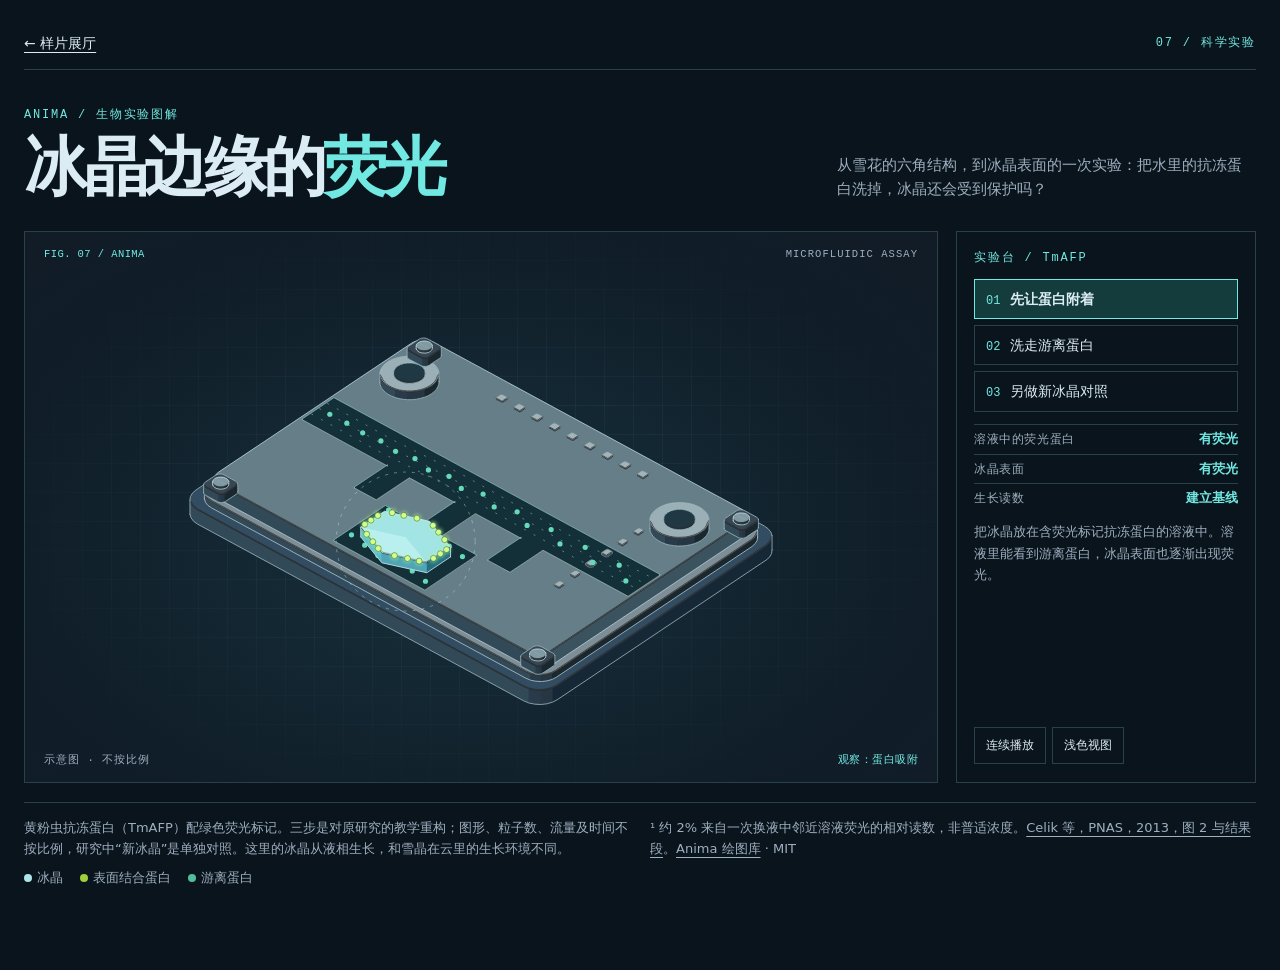
<file: anima/index.html>
<!doctype html><html lang="zh-CN"><head><meta charset="utf-8"><meta name="viewport" content="width=device-width, initial-scale=1"><title>冰晶边缘的荧光 · Anima</title><style>
.iso{
  --anatomy-page:#0b0b0b;--anatomy-card:#131313;--anatomy-text:#a3a3a3;--anatomy-strong:#e6e6e6;--anatomy-muted:#6e6e6e;
  --anatomy-paper:#131313;--anatomy-face:#1b1b1b;--anatomy-top:#1c1c1c;
  --anatomy-shade-0:#0f0f0f;--anatomy-shade-1:#121212;--anatomy-shade-2:#151515;--anatomy-shade-3:#181818;
  --anatomy-lit-top:#262626;--anatomy-lit-shade:#1d1d1d;
  --anatomy-hi:#d4d4d4;--anatomy-mid:#6a6a6a;--anatomy-lo:#3e3e3e;--anatomy-faint:#2a2a2a;--anatomy-lit:#ffffff;
  --anatomy-halo:#050505;--anatomy-halo-opacity:.9;--anatomy-dot:#e6e6e6;
  --anatomy-red:#ff6b6b;--anatomy-green:#6be0a0;--anatomy-blue:#6b9bff;
  --anatomy-weight:.6px;--anatomy-ease:cubic-bezier(.32,.72,0,1);
  --anatomy-mono:ui-monospace,"SF Mono",Menlo,Consolas,monospace;
  --anatomy-lift:inset 0 1px 0 0 #ffffff0a,inset 0 0 0 1px #ffffff06,0 0 0 1px #00000026,0 1px 1px -.5px #00000014,0 3px 3px -1.5px #00000014,0 6px 6px -3px #00000014,0 12px 12px -6px #00000014;
}
.iso[data-theme="light"]{
  --anatomy-page:#f2f2ef;--anatomy-card:#fbfbfa;--anatomy-text:#57575a;--anatomy-strong:#18181a;--anatomy-muted:#8c8c90;
  --anatomy-paper:#fbfbfa;--anatomy-face:#ffffff;--anatomy-top:#ffffff;
  --anatomy-shade-0:#dcdcd9;--anatomy-shade-1:#e5e5e2;--anatomy-shade-2:#ededea;--anatomy-shade-3:#f4f4f1;
  --anatomy-lit-top:#ffffff;--anatomy-lit-shade:#eeeeeb;
  --anatomy-hi:#26262a;--anatomy-mid:#8a8a8f;--anatomy-lo:#b4b4b8;--anatomy-faint:#d4d4d6;--anatomy-lit:#000000;
  --anatomy-halo:#8a8a80;--anatomy-halo-opacity:.32;--anatomy-dot:#3a3a3e;
  --anatomy-red:#e5484d;--anatomy-green:#30a46c;--anatomy-blue:#3e63dd;
  --anatomy-lift:inset 0 1px 0 0 #ffffff,0 0 0 1px #0000000f,0 1px 1px -.5px #0000000a,0 3px 3px -1.5px #0000000a,0 6px 6px -3px #0000000a,0 12px 12px -6px #0000000a;
}
.iso-svg{display:block;width:100%;height:auto;overflow:visible}
.iso-svg path,.iso-svg circle{vector-effect:non-scaling-stroke}
.iso-fill{fill:var(--anatomy-paper);stroke:none}
.iso-solid[data-lit]>.iso-fill{fill:var(--anatomy-face)}
.iso-shade,.iso-top{stroke:none}
.iso-shade[data-shade="0"]{fill:var(--anatomy-shade-0)}
.iso-shade[data-shade="1"]{fill:var(--anatomy-shade-1)}
.iso-shade[data-shade="2"]{fill:var(--anatomy-shade-2)}
.iso-shade[data-shade="3"]{fill:var(--anatomy-shade-3)}
.iso-top{fill:var(--anatomy-top)}
.iso-solid[data-lit]>.iso-top{fill:var(--anatomy-lit-top)}
.iso-solid[data-lit]>.iso-shade{fill:var(--anatomy-lit-shade)}
.iso-solid[data-seamless]>.iso-shade,.iso-solid[data-seamless]>.iso-top{stroke-width:.4;stroke-linejoin:round}
.iso-solid[data-seamless]>.iso-shade[data-shade="0"]{stroke:var(--anatomy-shade-0)}
.iso-solid[data-seamless]>.iso-shade[data-shade="1"]{stroke:var(--anatomy-shade-1)}
.iso-solid[data-seamless]>.iso-shade[data-shade="2"]{stroke:var(--anatomy-shade-2)}
.iso-solid[data-seamless]>.iso-shade[data-shade="3"]{stroke:var(--anatomy-shade-3)}
.iso-solid[data-seamless]>.iso-top{stroke:var(--anatomy-top)}
.iso-solid[data-seamless][data-lit]>.iso-top{stroke:var(--anatomy-lit-top)}
.iso-solid[data-seamless][data-lit]>.iso-shade{stroke:var(--anatomy-lit-shade)}
.iso-solid[data-lit]>.iso-edge{stroke:var(--anatomy-lit)}
.iso-halo{fill:var(--anatomy-halo);stroke:none;filter:blur(9px);opacity:var(--anatomy-halo-opacity);transform:translateY(3px)}
.iso-line{fill:none;stroke:var(--anatomy-lo);stroke-width:var(--anatomy-weight);stroke-linecap:round;stroke-linejoin:round}
.iso-line[data-tone="hi"]{stroke:var(--anatomy-hi)}
.iso-line[data-tone="mid"]{stroke:var(--anatomy-mid)}
.iso-line[data-tone="lo"]{stroke:var(--anatomy-lo)}
.iso-line[data-tone="faint"]{stroke:var(--anatomy-faint)}
.iso-line[data-tone="lit"]{stroke:var(--anatomy-lit)}
.iso-line[data-tone="red"]{stroke:var(--anatomy-red)}
.iso-line[data-tone="green"]{stroke:var(--anatomy-green)}
.iso-line[data-tone="blue"]{stroke:var(--anatomy-blue)}
.iso-line[data-dotted]{stroke-dasharray:.01 3.5;stroke-width:1}
.iso-line[data-dashed]{stroke-dasharray:3 3}
.iso-line[data-flow]{stroke-dasharray:2 6}
.iso-wire-end{fill:var(--anatomy-paper);stroke:var(--anatomy-lo);stroke-width:var(--anatomy-weight)}
.iso-wire[data-tone="hi"] .iso-wire-end{stroke:var(--anatomy-hi)}
.iso-wire[data-tone="mid"] .iso-wire-end{stroke:var(--anatomy-mid)}
.iso-wire[data-tone="faint"] .iso-wire-end{stroke:var(--anatomy-faint)}
.iso-wire[data-tone="lit"] .iso-wire-end{stroke:var(--anatomy-lit)}
.iso-dots circle{fill:var(--anatomy-dot);stroke:none;opacity:.32}
.iso-dots[data-tone="hi"] circle{opacity:.85}
.iso-dots[data-tone="mid"] circle{opacity:.45}
.iso-dots[data-tone="lo"] circle{opacity:.22}
.iso-dots[data-tone="faint"] circle{opacity:.12}
.iso-face-text{fill:var(--anatomy-mid);font-family:var(--anatomy-mono);letter-spacing:.04em}
.iso-face-text[data-tone="hi"]{fill:var(--anatomy-hi)}
.iso-face-text[data-tone="lo"]{fill:var(--anatomy-lo)}
.iso-face-text[data-tone="faint"]{fill:var(--anatomy-faint)}
.tb-body{fill:var(--anatomy-shade-2);stroke:none}
.tb-shine{fill:var(--anatomy-top);stroke:none}
.tb-shade{fill:var(--anatomy-shade-0);stroke:none}
.tb-ring{fill:none;stroke:var(--anatomy-lo);stroke-width:.45;stroke-linecap:butt;stroke-linejoin:round}
.tb-ring[data-tone="mid"]{stroke:var(--anatomy-mid)}
.tb-ring[data-tone="faint"]{stroke:var(--anatomy-faint)}
.tb-ring[data-tone="hi"]{stroke:var(--anatomy-hi)}
@keyframes iso-flow{to{stroke-dashoffset:-32}}
@keyframes iso-pulse{0%,100%{opacity:.18}12%{opacity:1}40%{opacity:.18}}
.iso-line[data-flow]{animation:iso-flow 1600ms linear infinite}
.iso-dots circle[data-pulse]{animation:iso-pulse 1600ms steps(1,end) infinite;animation-delay:var(--pulse-at,0ms)}
.iso-figure{margin:32px 0 36px}
.iso-plate{position:relative;padding:52px 24px;border-radius:0;background:var(--anatomy-card);box-shadow:0 0 0 1px var(--anatomy-mid);--anatomy-paper:var(--anatomy-card)}
.iso-plate-corners{position:absolute;inset:18px 20px;pointer-events:none}
.iso-plate-corner{position:absolute;color:var(--anatomy-muted);font-family:var(--anatomy-mono);font-size:10.5px;line-height:1;letter-spacing:.04em;white-space:nowrap}
.iso-plate-corner[data-corner="fig"]{top:0;left:0;color:var(--anatomy-text)}
.iso-plate-corner[data-corner="title"]{top:0;right:0;text-transform:uppercase;letter-spacing:.1em}
.iso-plate-corner[data-corner="hint"]{bottom:0;left:0;text-transform:uppercase;letter-spacing:.1em}
.iso-plate-corner[data-corner="readout"]{right:0;bottom:0;color:var(--anatomy-text);font-variant-numeric:tabular-nums}
.iso-plate .iso-svg{margin:0 auto}
.iso-legend{display:grid;gap:8px;margin-top:12px;color:var(--anatomy-muted);font-size:13px;line-height:1.55}
.iso-keys{display:flex;flex-wrap:wrap;gap:6px 18px}
.iso-key{display:inline-flex;align-items:center;gap:7px}
.iso-swatch{width:16px;height:10px;flex:none;overflow:visible}
.iso-swatch path{fill:none;stroke:var(--anatomy-hi);stroke-width:1;vector-effect:non-scaling-stroke;stroke-linejoin:round;stroke-linecap:round}
.iso-swatch[data-mark="raised"] path,.iso-swatch[data-mark="flat"] path{stroke:var(--anatomy-mid)}
.iso-swatch[data-mark="lit"] path{stroke:var(--anatomy-lit)}
.iso-swatch[data-mark="dim"] path{stroke:var(--anatomy-lo)}
.iso-swatch[data-mark="dotted"] path{stroke-dasharray:.01 3;stroke-width:1.4}
.iso-swatch[data-mark="dashed"] path{stroke-dasharray:3 2.5}
.iso-swatch[data-mark="red"] path{stroke:var(--anatomy-red)}
.iso-swatch[data-mark="green"] path{stroke:var(--anatomy-green)}
.iso-swatch[data-mark="blue"] path{stroke:var(--anatomy-blue)}
.iso-swatch-crease{stroke:var(--anatomy-lo)!important}
@media (max-width:560px){.iso-plate{padding:48px 12px 70px}.iso-plate-corner[data-corner="hint"]{bottom:18px}}
@media (prefers-reduced-motion:reduce){.iso-line[data-flow],.iso-dots circle[data-pulse]{animation:none}}

*{box-sizing:border-box}
html{color-scheme:dark}
body[data-theme="light"]{color-scheme:light}
body{margin:0;background:var(--anatomy-page);color:var(--anatomy-text);font:14px/1.6 ui-sans-serif,system-ui,-apple-system,"Segoe UI",sans-serif;-webkit-font-smoothing:antialiased}
.iso-page{width:min(1280px,100% - 32px);margin:64px auto 96px}
</style></head><body class="iso" data-theme="dark"><main class="iso-page"><style>
  html{color-scheme:dark}body{--cyan:#71e9e2;--ink:#dcecf4;--muted:#9eafc0;--rule:#29414b;color:var(--ink);background:#0a141c;font-family:"Microsoft YaHei UI","PingFang SC",system-ui,sans-serif;}
  body[data-theme=light]{--cyan:#096456;--ink:#162d38;--muted:#46616c;--rule:#b7cdd1;background:#edf4f2;--anatomy-muted:#49636c;color-scheme:light}
  .iso-page{margin:20px auto 66px;width:min(1280px,100% - 48px)}a{color:inherit;text-underline-offset:.27em}a:hover{color:var(--cyan)}
  .topbar{display:flex;justify-content:space-between;gap:14px;border-bottom:1px solid var(--rule);padding:12px 0 15px;align-items:center}.topbar span,.eyebrow,.metric small,.protocol-label{font:12px/1.5 Consolas,monospace;letter-spacing:.15em;color:var(--cyan)}
  .hero{display:grid;grid-template-columns:1fr minmax(230px,34%);gap:26px;align-items:end;padding:36px 0 29px}.eyebrow{margin:0 0 10px}h1{font-family:"Noto Serif SC","Songti SC","SimSun",serif;font-size:clamp(35px,5vw,68px);line-height:1.05;letter-spacing:-.065em;margin:0;font-weight:800}h1 span{color:var(--cyan)}.intro{margin:0 0 1px;font-size:15px;color:var(--muted);max-width:34em}
  .board{display:grid;grid-template-columns:minmax(0,1fr) minmax(250px,300px);gap:18px}.iso-figure{margin:0}.iso-plate{background:radial-gradient(ellipse at 48% 56%,#17313c,#101e29 65%,#111b26);box-shadow:inset 0 0 0 1px var(--rule);padding:40px 16px 41px;isolation:isolate}.iso-plate:before{content:"";position:absolute;inset:1px;z-index:-1;background:repeating-linear-gradient(0deg,transparent 0 28px,#87cadd14 28px 29px),repeating-linear-gradient(90deg,transparent 0 28px,#87cadd14 28px 29px);mask-image:radial-gradient(ellipse,#000 7%,transparent 83%)}
  [data-theme=light] .iso-plate{background:radial-gradient(ellipse at 50% 42%,#fff,#e4f2f5 70%,#dce9ec)}.iso-plate-corner{color:var(--muted)}.iso-plate-corner[data-corner=fig],.iso-plate-corner[data-corner=readout]{color:var(--cyan)}
  .chip-figure{--anatomy-hi:#a4c0c8;--anatomy-paper:#213040;--anatomy-top:#374653;--anatomy-shade-0:#19272e;--anatomy-shade-1:#263643;--anatomy-shade-2:#293b4a;--anatomy-shade-3:#324a57;--anatomy-lo:#7baab8;--anatomy-weight:.75px;overflow:hidden}
  .base{--anatomy-top:#324d61;--anatomy-shade-0:#162836}.deck{--anatomy-top:#7d8e96;--anatomy-hi:#bfd3d7}.acrylic{--anatomy-top:#667e88;--anatomy-hi:#c2dce7;--anatomy-shade-0:#3a535e;--anatomy-shade-1:#536d79}.channel{--anatomy-top:#132f38;--anatomy-hi:#91c1c0}.port{--anatomy-top:#9bb0b6}.port-hole{--anatomy-top:#203843}.metal{--anatomy-top:#8299a2;--anatomy-hi:#cde8eb}.vernier{--anatomy-top:#a2b4b7;--anatomy-hi:#708c9a}
  .crystal{--anatomy-hi:#dcf9fa;--anatomy-top:#a3e4e5;--anatomy-shade-0:#246f84;--anatomy-shade-1:#317d90;--anatomy-shade-2:#4ea5b5;--anatomy-shade-3:#57bdcd}.ice-facet{fill:#dafdff6b;stroke:none}
  .free-protein{fill:#66d9ba;stroke:none}.bound-protein{fill:#d6ff89;stroke:#184337;stroke-width:.45;filter:drop-shadow(0 0 2px #adff9f)}.focus-ring{fill:none;stroke:#b3f2e6;stroke-width:1;stroke-dasharray:3 6;opacity:.45}
  .fluid-route{fill:none;stroke:#b6e7e7;stroke-width:1;stroke-dasharray:2 9;opacity:.45;vector-effect:non-scaling-stroke}
  .readings{border:1px solid var(--rule);padding:17px 17px 18px;display:flex;flex-direction:column;gap:12px}.protocol-label{margin:0}.stages{display:grid;gap:6px}button{cursor:pointer;border:1px solid var(--rule);padding:8px 11px;background:transparent;color:var(--ink);font:inherit;text-align:left}button:hover,button:focus-visible{border-color:var(--cyan)}button[aria-pressed=true]{background:#2b86785a;border-color:var(--cyan);color:var(--ink);font-weight:700}.stage-num{font:12px Consolas,monospace;color:var(--cyan);padding-right:10px}
  .metric-list{display:grid;gap:4px}.metric{display:flex;justify-content:space-between;gap:10px;align-items:baseline;border-top:1px solid var(--rule);padding-top:4px}.metric small{font-family:inherit;letter-spacing:.05em;color:var(--muted)}.metric b{font-size:13px;color:var(--cyan)}#detail{font-size:13px;line-height:1.65;color:var(--muted);margin:0;min-height:66px}.controls{margin-top:auto;display:flex;gap:6px}.controls button{font-size:12px}
  .caption{margin:19px 0 0;padding:15px 0;border-top:1px solid var(--rule);display:grid;grid-template-columns:1fr 1fr;gap:20px;font-size:13px;color:var(--muted)}.caption p{margin:0}.legend{display:flex;flex-wrap:wrap;gap:8px 17px;margin-top:8px}.legend i{display:inline-block;width:8px;height:8px;margin-right:5px;background:#ace4e8;border-radius:50%}.legend .free{background:#52bd9c}.legend .bound{background:#9fce3b}
  @media(max-width:840px){.board{grid-template-columns:1fr}.readings{display:grid;grid-template-columns:1fr 1fr}.protocol-label,.controls{grid-column:1/-1}.hero{grid-template-columns:1fr;gap:12px}.caption{grid-template-columns:1fr}}
  @media(max-width:475px){.iso-page{width:calc(100% - 24px);margin-top:10px}.readings{grid-template-columns:1fr;padding:12px}.iso-plate{padding:35px 4px}.iso-plate-corners{inset:13px 11px}.iso-plate-corner[data-corner=hint]{bottom:0}.hero{padding:24px 0 20px}}
</style>
  <nav class="topbar"><a href="../index.html">← 样片展厅</a><span>07 / 科学实验</span></nav>
  <header class="hero"><div><p class="eyebrow">ANIMA / 生物实验图解</p><h1>冰晶边缘的<span>荧光</span></h1></div><p class="intro">从雪花的六角结构，到冰晶表面的一次实验：把水里的抗冻蛋白洗掉，冰晶还会受到保护吗？</p></header>
  <div class="board"><figure class="iso-figure"><div class="iso-plate"><div class="iso-plate-corners" aria-hidden="true"><span class="iso-plate-corner" data-corner="fig">FIG. 07 / ANIMA</span><span class="iso-plate-corner" data-corner="title">MICROFLUIDIC ASSAY</span><span class="iso-plate-corner" data-corner="hint">示意图 · 不按比例</span><span class="iso-plate-corner" data-corner="readout" data-readout>观察：蛋白吸附</span></div><svg xmlns="http://www.w3.org/2000/svg" class="iso-svg chip-figure" viewBox="0 0 800 428" role="img" aria-label="等轴视图：控温微流控芯片内，荧光标记的抗冻蛋白随液体流动或附着在冰晶表面"><g class="iso-solid fastener"><path class="iso-fill" d="M333.8 97.7L333.9 96.6L334.5 95.6L335.6 94.6L342.8 89.8L344.2 89.1L345.9 88.6L347.7 88.4L349.6 88.5L351.4 88.9L352.9 89.5L360.9 93.8L362.1 94.7L362.9 95.7L363.3 96.8L363.3 104L363.1 105.1L362.5 106.1L361.4 107.1L354.2 111.9L352.8 112.6L351.1 113.1L349.3 113.3L347.4 113.2L345.7 112.8L344.1 112.2L336.1 107.9L334.9 107L334.1 106L333.8 104.9Z"/><path class="iso-shade" data-shade="0" d="M363.3 104L363.1 105.1L363.1 97.9L363.3 96.8ZM363.1 105.1L362.5 106.1L362.5 99L363.1 97.9ZM362.5 106.1L361.4 107.1L361.4 99.9L362.5 99ZM361.4 107.1L354.2 111.9L354.2 104.7L361.4 99.9ZM354.2 111.9L352.8 112.6L352.8 105.5L354.2 104.7Z"/><path class="iso-shade" data-shade="1" d="M352.8 112.6L351.1 113.1L351.1 105.9L352.8 105.5ZM351.1 113.1L349.3 113.3L349.3 106.2L351.1 105.9Z"/><path class="iso-shade" data-shade="2" d="M349.3 113.3L347.4 113.2L347.4 106.1L349.3 106.2ZM347.4 113.2L345.7 112.8L345.7 105.7L347.4 106.1Z"/><path class="iso-shade" data-shade="3" d="M345.7 112.8L344.1 112.2L344.1 105L345.7 105.7ZM344.1 112.2L336.1 107.9L336.1 100.7L344.1 105ZM336.1 107.9L334.9 107L334.9 99.9L336.1 100.7ZM334.9 107L334.1 106L334.1 98.8L334.9 99.9ZM334.1 106L333.8 104.9L333.8 97.7L334.1 98.8Z"/><path class="iso-top" d="M360.9 93.8L362.1 94.7L362.9 95.7L363.3 96.8L363.1 97.9L362.5 99L361.4 99.9L354.2 104.7L352.8 105.5L351.1 105.9L349.3 106.2L347.4 106.1L345.7 105.7L344.1 105L336.1 100.7L334.9 99.9L334.1 98.8L333.8 97.7L333.9 96.6L334.5 95.6L335.6 94.6L342.8 89.8L344.2 89.1L345.9 88.6L347.7 88.4L349.6 88.5L351.4 88.9L352.9 89.5Z"/><path class="iso-line iso-crease" data-tone="faint" d="M363.3 96.8L363.1 97.9L362.5 99L361.4 99.9L354.2 104.7L352.8 105.5L351.1 105.9L349.3 106.2L347.4 106.1L345.7 105.7L344.1 105L336.1 100.7L334.9 99.9L334.1 98.8L333.8 97.7"/><path class="iso-line iso-bevel" data-tone="faint" d="M363.3 96.8L362 97.8L361.5 98.7L360.5 99.5L353.4 104.2L352.2 104.9L350.8 105.3L349.2 105.5L347.7 105.4L346.2 105.1L344.8 104.5L337 100.2L335.9 99.5L335.2 98.6L333.8 97.7"/><path class="iso-line iso-edge" data-tone="hi" d="M333.8 97.7L333.9 96.6L334.5 95.6L335.6 94.6L342.8 89.8L344.2 89.1L345.9 88.6L347.7 88.4L349.6 88.5L351.4 88.9L352.9 89.5L360.9 93.8L362.1 94.7L362.9 95.7L363.3 96.8M363.3 104L363.1 105.1L362.5 106.1L361.4 107.1L354.2 111.9L352.8 112.6L351.1 113.1L349.3 113.3L347.4 113.2L345.7 112.8L344.1 112.2L336.1 107.9L334.9 107L334.1 106L333.8 104.9M363.3 96.8L363.3 104M333.8 97.7L333.8 104.9"/></g><g class="iso-solid fastener"><path class="iso-fill" d="M149.1 221.1L149.3 220L149.9 219L151 218L158.2 213.2L159.6 212.5L161.3 212L163.1 211.8L165 211.9L166.7 212.3L168.3 212.9L176.3 217.2L177.5 218.1L178.3 219.1L178.6 220.2L178.6 227.4L178.5 228.5L177.9 229.5L176.8 230.5L169.6 235.3L168.2 236L166.5 236.5L164.7 236.7L162.8 236.6L161 236.2L159.5 235.6L151.5 231.3L150.3 230.4L149.5 229.4L149.1 228.3Z"/><path class="iso-shade" data-shade="0" d="M178.6 227.4L178.5 228.5L178.5 221.3L178.6 220.2ZM178.5 228.5L177.9 229.5L177.9 222.4L178.5 221.3ZM177.9 229.5L176.8 230.5L176.8 223.3L177.9 222.4ZM176.8 230.5L169.6 235.3L169.6 228.1L176.8 223.3ZM169.6 235.3L168.2 236L168.2 228.9L169.6 228.1Z"/><path class="iso-shade" data-shade="1" d="M168.2 236L166.5 236.5L166.5 229.3L168.2 228.9ZM166.5 236.5L164.7 236.7L164.7 229.5L166.5 229.3Z"/><path class="iso-shade" data-shade="2" d="M164.7 236.7L162.8 236.6L162.8 229.5L164.7 229.5ZM162.8 236.6L161 236.2L161 229.1L162.8 229.5Z"/><path class="iso-shade" data-shade="3" d="M161 236.2L159.5 235.6L159.5 228.4L161 229.1ZM159.5 235.6L151.5 231.3L151.5 224.1L159.5 228.4ZM151.5 231.3L150.3 230.4L150.3 223.3L151.5 224.1ZM150.3 230.4L149.5 229.4L149.5 222.2L150.3 223.3ZM149.5 229.4L149.1 228.3L149.1 221.1L149.5 222.2Z"/><path class="iso-top" d="M176.3 217.2L177.5 218.1L178.3 219.1L178.6 220.2L178.5 221.3L177.9 222.4L176.8 223.3L169.6 228.1L168.2 228.9L166.5 229.3L164.7 229.5L162.8 229.5L161 229.1L159.5 228.4L151.5 224.1L150.3 223.3L149.5 222.2L149.1 221.1L149.3 220L149.9 219L151 218L158.2 213.2L159.6 212.5L161.3 212L163.1 211.8L165 211.9L166.7 212.3L168.3 212.9Z"/><path class="iso-line iso-crease" data-tone="faint" d="M178.6 220.2L178.5 221.3L177.9 222.4L176.8 223.3L169.6 228.1L168.2 228.9L166.5 229.3L164.7 229.5L162.8 229.5L161 229.1L159.5 228.4L151.5 224.1L150.3 223.3L149.5 222.2L149.1 221.1"/><path class="iso-line iso-bevel" data-tone="faint" d="M178.6 220.2L177.4 221.2L176.8 222.1L175.9 222.9L168.8 227.6L167.6 228.3L166.1 228.7L164.6 228.8L163 228.8L161.6 228.5L160.2 227.9L152.3 223.6L151.3 222.9L150.6 222L149.1 221.1"/><path class="iso-line iso-edge" data-tone="hi" d="M149.1 221.1L149.3 220L149.9 219L151 218L158.2 213.2L159.6 212.5L161.3 212L163.1 211.8L165 211.9L166.7 212.3L168.3 212.9L176.3 217.2L177.5 218.1L178.3 219.1L178.6 220.2M178.6 227.4L178.5 228.5L177.9 229.5L176.8 230.5L169.6 235.3L168.2 236L166.5 236.5L164.7 236.7L162.8 236.6L161 236.2L159.5 235.6L151.5 231.3L150.3 230.4L149.5 229.4L149.1 228.3M178.6 220.2L178.6 227.4M149.1 221.1L149.1 228.3"/></g><g class="iso-solid fastener"><path class="iso-fill" d="M621.4 253.6L621.5 252.5L622.1 251.4L623.2 250.5L630.4 245.7L631.8 244.9L633.5 244.4L635.3 244.2L637.2 244.3L639 244.7L640.5 245.3L648.5 249.7L649.7 250.5L650.5 251.5L650.9 252.6L650.9 259.8L650.7 260.9L650.1 262L649 262.9L641.8 267.7L640.4 268.5L638.7 268.9L636.9 269.1L635 269.1L633.3 268.7L631.7 268L623.7 263.7L622.5 262.9L621.7 261.8L621.4 260.7Z"/><path class="iso-shade" data-shade="0" d="M650.9 259.8L650.7 260.9L650.7 253.8L650.9 252.6ZM650.7 260.9L650.1 262L650.1 254.8L650.7 253.8ZM650.1 262L649 262.9L649 255.8L650.1 254.8ZM649 262.9L641.8 267.7L641.8 260.6L649 255.8ZM641.8 267.7L640.4 268.5L640.4 261.3L641.8 260.6Z"/><path class="iso-shade" data-shade="1" d="M640.4 268.5L638.7 268.9L638.7 261.8L640.4 261.3ZM638.7 268.9L636.9 269.1L636.9 262L638.7 261.8Z"/><path class="iso-shade" data-shade="2" d="M636.9 269.1L635 269.1L635 261.9L636.9 262ZM635 269.1L633.3 268.7L633.3 261.5L635 261.9Z"/><path class="iso-shade" data-shade="3" d="M633.3 268.7L631.7 268L631.7 260.9L633.3 261.5ZM631.7 268L623.7 263.7L623.7 256.6L631.7 260.9ZM623.7 263.7L622.5 262.9L622.5 255.7L623.7 256.6ZM622.5 262.9L621.7 261.8L621.7 254.7L622.5 255.7ZM621.7 261.8L621.4 260.7L621.4 253.6L621.7 254.7Z"/><path class="iso-top" d="M648.5 249.7L649.7 250.5L650.5 251.5L650.9 252.6L650.7 253.8L650.1 254.8L649 255.8L641.8 260.6L640.4 261.3L638.7 261.8L636.9 262L635 261.9L633.3 261.5L631.7 260.9L623.7 256.6L622.5 255.7L621.7 254.7L621.4 253.6L621.5 252.5L622.1 251.4L623.2 250.5L630.4 245.7L631.8 244.9L633.5 244.4L635.3 244.2L637.2 244.3L639 244.7L640.5 245.3Z"/><path class="iso-line iso-crease" data-tone="faint" d="M650.9 252.6L650.7 253.8L650.1 254.8L649 255.8L641.8 260.6L640.4 261.3L638.7 261.8L636.9 262L635 261.9L633.3 261.5L631.7 260.9L623.7 256.6L622.5 255.7L621.7 254.7L621.4 253.6"/><path class="iso-line iso-bevel" data-tone="faint" d="M650.9 252.6L649.6 253.6L649 254.5L648.1 255.3L641 260.1L639.8 260.7L638.4 261.1L636.8 261.3L635.3 261.2L633.8 260.9L632.4 260.3L624.6 256.1L623.5 255.3L622.8 254.5L621.4 253.6"/><path class="iso-line iso-edge" data-tone="hi" d="M621.4 253.6L621.5 252.5L622.1 251.4L623.2 250.5L630.4 245.7L631.8 244.9L633.5 244.4L635.3 244.2L637.2 244.3L639 244.7L640.5 245.3L648.5 249.7L649.7 250.5L650.5 251.5L650.9 252.6M650.9 259.8L650.7 260.9L650.1 262L649 262.9L641.8 267.7L640.4 268.5L638.7 268.9L636.9 269.1L635 269.1L633.3 268.7L631.7 268L623.7 263.7L622.5 262.9L621.7 261.8L621.4 260.7M650.9 252.6L650.9 259.8M621.4 253.6L621.4 260.7"/></g><g class="iso-solid fastener"><path class="iso-fill" d="M436.7 377L436.9 375.9L437.5 374.8L438.6 373.9L445.8 369.1L447.2 368.3L448.9 367.8L450.7 367.6L452.6 367.7L454.3 368.1L455.9 368.7L463.9 373.1L465.1 373.9L465.9 374.9L466.2 376L466.2 383.2L466.1 384.3L465.5 385.4L464.4 386.3L457.2 391.1L455.8 391.9L454.1 392.3L452.3 392.5L450.4 392.5L448.6 392.1L447.1 391.4L439.1 387.1L437.9 386.3L437.1 385.2L436.7 384.1Z"/><path class="iso-shade" data-shade="0" d="M466.2 383.2L466.1 384.3L466.1 377.2L466.2 376ZM466.1 384.3L465.5 385.4L465.5 378.2L466.1 377.2ZM465.5 385.4L464.4 386.3L464.4 379.2L465.5 378.2ZM464.4 386.3L457.2 391.1L457.2 384L464.4 379.2ZM457.2 391.1L455.8 391.9L455.8 384.7L457.2 384Z"/><path class="iso-shade" data-shade="1" d="M455.8 391.9L454.1 392.3L454.1 385.2L455.8 384.7ZM454.1 392.3L452.3 392.5L452.3 385.4L454.1 385.2Z"/><path class="iso-shade" data-shade="2" d="M452.3 392.5L450.4 392.5L450.4 385.3L452.3 385.4ZM450.4 392.5L448.6 392.1L448.6 384.9L450.4 385.3Z"/><path class="iso-shade" data-shade="3" d="M448.6 392.1L447.1 391.4L447.1 384.3L448.6 384.9ZM447.1 391.4L439.1 387.1L439.1 380L447.1 384.3ZM439.1 387.1L437.9 386.3L437.9 379.1L439.1 380ZM437.9 386.3L437.1 385.2L437.1 378.1L437.9 379.1ZM437.1 385.2L436.7 384.1L436.7 377L437.1 378.1Z"/><path class="iso-top" d="M463.9 373.1L465.1 373.9L465.9 374.9L466.2 376L466.1 377.2L465.5 378.2L464.4 379.2L457.2 384L455.8 384.7L454.1 385.2L452.3 385.4L450.4 385.3L448.6 384.9L447.1 384.3L439.1 380L437.9 379.1L437.1 378.1L436.7 377L436.9 375.9L437.5 374.8L438.6 373.9L445.8 369.1L447.2 368.3L448.9 367.8L450.7 367.6L452.6 367.7L454.3 368.1L455.9 368.7Z"/><path class="iso-line iso-crease" data-tone="faint" d="M466.2 376L466.1 377.2L465.5 378.2L464.4 379.2L457.2 384L455.8 384.7L454.1 385.2L452.3 385.4L450.4 385.3L448.6 384.9L447.1 384.3L439.1 380L437.9 379.1L437.1 378.1L436.7 377"/><path class="iso-line iso-bevel" data-tone="faint" d="M466.2 376L464.9 377L464.4 377.9L463.5 378.7L456.4 383.5L455.2 384.1L453.7 384.5L452.2 384.7L450.6 384.6L449.2 384.3L447.8 383.7L439.9 379.5L438.9 378.7L438.2 377.9L436.7 377"/><path class="iso-line iso-edge" data-tone="hi" d="M436.7 377L436.9 375.9L437.5 374.8L438.6 373.9L445.8 369.1L447.2 368.3L448.9 367.8L450.7 367.6L452.6 367.7L454.3 368.1L455.9 368.7L463.9 373.1L465.1 373.9L465.9 374.9L466.2 376M466.2 383.2L466.1 384.3L465.5 385.4L464.4 386.3L457.2 391.1L455.8 391.9L454.1 392.3L452.3 392.5L450.4 392.5L448.6 392.1L447.1 391.4L439.1 387.1L437.9 386.3L437.1 385.2L436.7 384.1M466.2 376L466.2 383.2M436.7 377L436.7 384.1"/></g><g class="iso-solid base"><path class="iso-fill" d="M136 207.9L136.5 204.5L138.3 201.4L141.5 198.6L330.9 72L335.2 69.8L340.3 68.3L345.8 67.7L351.4 68L356.7 69.1L361.3 71L656.9 231.2L660.5 233.8L662.9 236.8L664 240.1L664 253L663.5 256.4L661.7 259.6L658.5 262.3L469.1 388.9L464.8 391.1L459.7 392.6L454.2 393.2L448.6 392.9L443.3 391.8L438.7 389.9L143.1 229.7L139.5 227.2L137.1 224.1L136 220.8Z"/><path class="iso-shade" data-shade="0" d="M664 253L663.5 256.4L663.5 243.5L664 240.1ZM663.5 256.4L661.7 259.6L661.7 246.7L663.5 243.5ZM661.7 259.6L658.5 262.3L658.5 249.5L661.7 246.7ZM658.5 262.3L469.1 388.9L469.1 376.1L658.5 249.5ZM469.1 388.9L464.8 391.1L464.8 378.3L469.1 376.1Z"/><path class="iso-shade" data-shade="1" d="M464.8 391.1L459.7 392.6L459.7 379.7L464.8 378.3ZM459.7 392.6L454.2 393.2L454.2 380.3L459.7 379.7Z"/><path class="iso-shade" data-shade="2" d="M454.2 393.2L448.6 392.9L448.6 380.1L454.2 380.3ZM448.6 392.9L443.3 391.8L443.3 378.9L448.6 380.1Z"/><path class="iso-shade" data-shade="3" d="M443.3 391.8L438.7 389.9L438.7 377L443.3 378.9ZM438.7 389.9L143.1 229.7L143.1 216.8L438.7 377ZM143.1 229.7L139.5 227.2L139.5 214.3L143.1 216.8ZM139.5 227.2L137.1 224.1L137.1 211.2L139.5 214.3ZM137.1 224.1L136 220.8L136 207.9L137.1 211.2Z"/><path class="iso-top" d="M656.9 231.2L660.5 233.8L662.9 236.8L664 240.1L663.5 243.5L661.7 246.7L658.5 249.5L469.1 376.1L464.8 378.3L459.7 379.7L454.2 380.3L448.6 380.1L443.3 378.9L438.7 377L143.1 216.8L139.5 214.3L137.1 211.2L136 207.9L136.5 204.5L138.3 201.4L141.5 198.6L330.9 72L335.2 69.8L340.3 68.3L345.8 67.7L351.4 68L356.7 69.1L361.3 71Z"/><path class="iso-line iso-crease" data-tone="faint" d="M664 240.1L663.5 243.5L661.7 246.7L658.5 249.5L469.1 376.1L464.8 378.3L459.7 379.7L454.2 380.3L448.6 380.1L443.3 378.9L438.7 377L143.1 216.8L139.5 214.3L137.1 211.2L136 207.9"/><path class="iso-line iso-bevel" data-tone="faint" d="M664 240.1L662.4 243.3L660.6 246.4L657.6 249L468.2 375.6L464.2 377.7L459.4 379L454.1 379.6L448.9 379.4L443.9 378.3L439.4 376.5L143.9 216.4L140.4 213.9L138.2 211L136 207.9"/><path class="iso-line iso-edge" data-tone="hi" d="M136 207.9L136.5 204.5L138.3 201.4L141.5 198.6L330.9 72L335.2 69.8L340.3 68.3L345.8 67.7L351.4 68L356.7 69.1L361.3 71L656.9 231.2L660.5 233.8L662.9 236.8L664 240.1M664 253L663.5 256.4L661.7 259.6L658.5 262.3L469.1 388.9L464.8 391.1L459.7 392.6L454.2 393.2L448.6 392.9L443.3 391.8L438.7 389.9L143.1 229.7L139.5 227.2L137.1 224.1L136 220.8M664 240.1L664 253M136 207.9L136 220.8"/></g><g class="iso-solid deck"><path class="iso-fill" d="M149.1 201L149.5 197.9L151.3 195L154.2 192.5L331.6 73.9L335.5 71.9L340.2 70.5L345.2 70L350.3 70.2L355.2 71.2L359.4 73L644.4 227.4L647.7 229.7L649.9 232.5L650.9 235.6L650.9 241.3L650.5 244.4L648.7 247.3L645.8 249.9L468.4 368.4L464.5 370.5L459.8 371.8L454.8 372.4L449.7 372.1L444.8 371.1L440.6 369.3L155.6 214.9L152.3 212.6L150.1 209.8L149.1 206.7Z"/><path class="iso-shade" data-shade="0" d="M650.9 241.3L650.5 244.4L650.5 238.7L650.9 235.6ZM650.5 244.4L648.7 247.3L648.7 241.6L650.5 238.7ZM648.7 247.3L645.8 249.9L645.8 244.1L648.7 241.6ZM645.8 249.9L468.4 368.4L468.4 362.7L645.8 244.1ZM468.4 368.4L464.5 370.5L464.5 364.7L468.4 362.7Z"/><path class="iso-shade" data-shade="1" d="M464.5 370.5L459.8 371.8L459.8 366.1L464.5 364.7ZM459.8 371.8L454.8 372.4L454.8 366.6L459.8 366.1Z"/><path class="iso-shade" data-shade="2" d="M454.8 372.4L449.7 372.1L449.7 366.4L454.8 366.6ZM449.7 372.1L444.8 371.1L444.8 365.4L449.7 366.4Z"/><path class="iso-shade" data-shade="3" d="M444.8 371.1L440.6 369.3L440.6 363.6L444.8 365.4ZM440.6 369.3L155.6 214.9L155.6 209.2L440.6 363.6ZM155.6 214.9L152.3 212.6L152.3 206.8L155.6 209.2ZM152.3 212.6L150.1 209.8L150.1 204.1L152.3 206.8ZM150.1 209.8L149.1 206.7L149.1 201L150.1 204.1Z"/><path class="iso-top" d="M644.4 227.4L647.7 229.7L649.9 232.5L650.9 235.6L650.5 238.7L648.7 241.6L645.8 244.1L468.4 362.7L464.5 364.7L459.8 366.1L454.8 366.6L449.7 366.4L444.8 365.4L440.6 363.6L155.6 209.2L152.3 206.8L150.1 204.1L149.1 201L149.5 197.9L151.3 195L154.2 192.5L331.6 73.9L335.5 71.9L340.2 70.5L345.2 70L350.3 70.2L355.2 71.2L359.4 73Z"/><path class="iso-line iso-crease" data-tone="faint" d="M650.9 235.6L650.5 238.7L648.7 241.6L645.8 244.1L468.4 362.7L464.5 364.7L459.8 366.1L454.8 366.6L449.7 366.4L444.8 365.4L440.6 363.6L155.6 209.2L152.3 206.8L150.1 204.1L149.1 201"/><path class="iso-line iso-bevel" data-tone="faint" d="M650.9 235.6L649.3 238.5L647.7 241.3L644.9 243.7L467.6 362.2L463.9 364.1L459.5 365.4L454.7 365.9L449.9 365.7L445.3 364.7L441.3 363L156.5 208.7L153.3 206.5L151.2 203.8L149.1 201"/><path class="iso-line iso-edge" data-tone="hi" d="M149.1 201L149.5 197.9L151.3 195L154.2 192.5L331.6 73.9L335.5 71.9L340.2 70.5L345.2 70L350.3 70.2L355.2 71.2L359.4 73L644.4 227.4L647.7 229.7L649.9 232.5L650.9 235.6M650.9 241.3L650.5 244.4L648.7 247.3L645.8 249.9L468.4 368.4L464.5 370.5L459.8 371.8L454.8 372.4L449.7 372.1L444.8 371.1L440.6 369.3L155.6 214.9L152.3 212.6L150.1 209.8L149.1 206.7M650.9 235.6L650.9 241.3M149.1 201L149.1 206.7"/></g><g class="iso-solid acrylic"><path class="iso-fill" d="M158.4 188.6L158.7 186.4L159.9 184.2L162 182.4L337.1 65.4L339.9 63.9L343.3 63L347 62.6L350.7 62.7L354.2 63.5L357.3 64.8L636.9 216.3L639.3 218L640.9 220L641.6 222.2L641.6 235.1L641.3 237.3L640.1 239.5L638 241.3L462.9 358.3L460.1 359.8L456.7 360.7L453 361.2L449.3 361L445.8 360.2L442.7 359L163.1 207.4L160.7 205.7L159.1 203.7L158.4 201.5Z"/><path class="iso-shade" data-shade="0" d="M641.6 235.1L641.3 237.3L641.3 224.5L641.6 222.2ZM641.3 237.3L640.1 239.5L640.1 226.6L641.3 224.5ZM640.1 239.5L638 241.3L638 228.4L640.1 226.6ZM638 241.3L462.9 358.3L462.9 345.4L638 228.4ZM462.9 358.3L460.1 359.8L460.1 346.9L462.9 345.4Z"/><path class="iso-shade" data-shade="1" d="M460.1 359.8L456.7 360.7L456.7 347.9L460.1 346.9ZM456.7 360.7L453 361.2L453 348.3L456.7 347.9Z"/><path class="iso-shade" data-shade="2" d="M453 361.2L449.3 361L449.3 348.1L453 348.3ZM449.3 361L445.8 360.2L445.8 347.3L449.3 348.1Z"/><path class="iso-shade" data-shade="3" d="M445.8 360.2L442.7 359L442.7 346.1L445.8 347.3ZM442.7 359L163.1 207.4L163.1 194.6L442.7 346.1ZM163.1 207.4L160.7 205.7L160.7 192.9L163.1 194.6ZM160.7 205.7L159.1 203.7L159.1 190.8L160.7 192.9ZM159.1 203.7L158.4 201.5L158.4 188.6L159.1 190.8Z"/><path class="iso-top" d="M636.9 216.3L639.3 218L640.9 220L641.6 222.2L641.3 224.5L640.1 226.6L638 228.4L462.9 345.4L460.1 346.9L456.7 347.9L453 348.3L449.3 348.1L445.8 347.3L442.7 346.1L163.1 194.6L160.7 192.9L159.1 190.8L158.4 188.6L158.7 186.4L159.9 184.2L162 182.4L337.1 65.4L339.9 63.9L343.3 63L347 62.6L350.7 62.7L354.2 63.5L357.3 64.8Z"/><path class="iso-line iso-crease" data-tone="faint" d="M641.6 222.2L641.3 224.5L640.1 226.6L638 228.4L462.9 345.4L460.1 346.9L456.7 347.9L453 348.3L449.3 348.1L445.8 347.3L442.7 346.1L163.1 194.6L160.7 192.9L159.1 190.8L158.4 188.6"/><path class="iso-line iso-bevel" data-tone="faint" d="M641.6 222.2L640.2 224.3L639.1 226.3L637.1 228L462.1 344.9L459.5 346.3L456.4 347.2L453 347.6L449.5 347.4L446.3 346.7L443.4 345.5L163.9 194.1L161.6 192.5L160.2 190.6L158.4 188.6"/><path class="iso-line iso-edge" data-tone="hi" d="M158.4 188.6L158.7 186.4L159.9 184.2L162 182.4L337.1 65.4L339.9 63.9L343.3 63L347 62.6L350.7 62.7L354.2 63.5L357.3 64.8L636.9 216.3L639.3 218L640.9 220L641.6 222.2M641.6 235.1L641.3 237.3L640.1 239.5L638 241.3L462.9 358.3L460.1 359.8L456.7 360.7L453 361.2L449.3 361L445.8 360.2L442.7 359L163.1 207.4L160.7 205.7L159.1 203.7L158.4 201.5M641.6 222.2L641.6 235.1M158.4 188.6L158.4 201.5"/></g><g class="iso-solid channel"><path class="iso-fill" d="M266.6 114.9L562.2 275.1L533.4 294.3L456.2 252.5L426.2 272.5L406.2 261.7L436.2 241.7L394.9 219.3L363.8 240.1L395.7 257.4L349 288.7L266.4 244L313.2 212.7L345.1 230L376.3 209.2L335 186.8L305 206.9L285.1 196L315 176L237.8 134.2ZM266.6 115.7L562.2 275.9L533.4 295.1L456.2 253.3L426.2 273.3L406.2 262.5L436.2 242.4L394.9 220.1L363.8 240.9L395.7 258.2L349 289.5L266.4 244.7L313.2 213.5L345.1 230.8L376.3 210L335 187.6L305 207.6L285.1 196.8L315 176.8L237.8 134.9ZM562.2 275.9L533.4 295.1L533.4 294.3L562.2 275.1ZM533.4 295.1L456.2 253.3L456.2 252.5L533.4 294.3ZM456.2 253.3L426.2 273.3L426.2 272.5L456.2 252.5ZM426.2 273.3L406.2 262.5L406.2 261.7L426.2 272.5ZM436.2 242.4L394.9 220.1L394.9 219.3L436.2 241.7ZM394.9 220.1L363.8 240.9L363.8 240.1L394.9 219.3ZM395.7 258.2L349 289.5L349 288.7L395.7 257.4ZM349 289.5L266.4 244.7L266.4 244L349 288.7ZM376.3 210L335 187.6L335 186.8L376.3 209.2ZM335 187.6L305 207.6L305 206.9L335 186.8ZM305 207.6L285.1 196.8L285.1 196L305 206.9ZM315 176.8L237.8 134.9L237.8 134.2L315 176Z"/><path class="iso-shade" data-shade="0" d="M562.2 275.9L533.4 295.1L533.4 294.3L562.2 275.1ZM456.2 253.3L426.2 273.3L426.2 272.5L456.2 252.5ZM394.9 220.1L363.8 240.9L363.8 240.1L394.9 219.3ZM395.7 258.2L349 289.5L349 288.7L395.7 257.4ZM335 187.6L305 207.6L305 206.9L335 186.8Z"/><path class="iso-shade" data-shade="3" d="M533.4 295.1L456.2 253.3L456.2 252.5L533.4 294.3ZM426.2 273.3L406.2 262.5L406.2 261.7L426.2 272.5ZM436.2 242.4L394.9 220.1L394.9 219.3L436.2 241.7ZM349 289.5L266.4 244.7L266.4 244L349 288.7ZM376.3 210L335 187.6L335 186.8L376.3 209.2ZM305 207.6L285.1 196.8L285.1 196L305 206.9ZM315 176.8L237.8 134.9L237.8 134.2L315 176Z"/><path class="iso-top" d="M266.6 114.9L562.2 275.1L533.4 294.3L456.2 252.5L426.2 272.5L406.2 261.7L436.2 241.7L394.9 219.3L363.8 240.1L395.7 257.4L349 288.7L266.4 244L313.2 212.7L345.1 230L376.3 209.2L335 186.8L305 206.9L285.1 196L315 176L237.8 134.2Z"/><path class="iso-line iso-crease" data-tone="faint" d="M562.2 275.1L533.4 294.3L456.2 252.5L426.2 272.5L406.2 261.7M436.2 241.7L394.9 219.3L363.8 240.1M395.7 257.4L349 288.7L266.4 244M376.3 209.2L335 186.8L305 206.9L285.1 196M315 176L237.8 134.2"/><path class="iso-line iso-edge" data-tone="hi" d="M406.2 261.7L436.2 241.7M363.8 240.1L395.7 257.4M266.4 244L313.2 212.7L345.1 230L376.3 209.2M285.1 196L315 176M237.8 134.2L266.6 114.9L562.2 275.1M562.2 275.9L533.4 295.1L456.2 253.3L426.2 273.3L406.2 262.5M436.2 242.4L394.9 220.1L363.8 240.9M395.7 258.2L349 289.5L266.4 244.7M376.3 210L335 187.6L305 207.6L285.1 196.8M315 176.8L237.8 134.9M562.2 275.1L562.2 275.9M406.2 261.7L406.2 262.5M436.2 241.7L436.2 242.4M363.8 240.1L363.8 240.9M395.7 257.4L395.7 258.2M266.4 244L266.4 244.7M376.3 209.2L376.3 210M285.1 196L285.1 196.8M315 176L315 176.8M237.8 134.2L237.8 134.9"/></g><path class="fluid-route" d="M260.5 120L319.6 153L381.7 184L440.6 217.1L499.2 250.5L554.6 277.9"/><path class="fluid-route" d="M253.3 124.8L312.4 157.8L374.5 188.8L433.4 221.9L492 255.3L547.4 282.7"/><path class="fluid-route" d="M246.1 129.6L305.2 162.6L367.3 193.6L426.2 226.8L484.8 260.1L540.2 287.5"/><g class="iso-solid port"><path class="iso-fill" d="M308.2 93.7L308.4 91.3L309.3 88.9L310.7 86.6L312.6 84.5L315.1 82.6L318 80.9L321.3 79.5L324.9 78.5L328.7 77.7L332.6 77.3L336.7 77.3L340.6 77.6L344.5 78.3L348.1 79.3L351.5 80.6L354.5 82.2L357 84.1L359.1 86.2L360.6 88.4L361.6 90.8L361.9 93.2L361.9 100.3L361.7 102.7L360.8 105.1L359.4 107.4L357.5 109.5L355 111.4L352.1 113.1L348.8 114.5L345.2 115.5L341.4 116.3L337.5 116.7L333.4 116.7L329.5 116.4L325.6 115.7L322 114.7L318.6 113.4L315.6 111.8L313.1 109.9L311 107.8L309.5 105.6L308.5 103.2L308.2 100.8Z"/><path class="iso-shade" data-shade="0" d="M355 111.4L352.1 113.1L352.1 105.9L355 104.2ZM352.1 113.1L348.8 114.5L348.8 107.3L352.1 105.9ZM361.9 100.3L361.7 102.7L361.7 95.6L361.9 93.2ZM361.7 102.7L360.8 105.1L360.8 98L361.7 95.6ZM360.8 105.1L359.4 107.4L359.4 100.2L360.8 98ZM359.4 107.4L357.5 109.5L357.5 102.3L359.4 100.2ZM357.5 109.5L355 111.4L355 104.2L357.5 102.3Z"/><path class="iso-shade" data-shade="1" d="M348.8 114.5L345.2 115.5L345.2 108.4L348.8 107.3ZM345.2 115.5L341.4 116.3L341.4 109.1L345.2 108.4ZM341.4 116.3L337.5 116.7L337.5 109.5L341.4 109.1ZM337.5 116.7L333.4 116.7L333.4 109.6L337.5 109.5Z"/><path class="iso-shade" data-shade="2" d="M333.4 116.7L329.5 116.4L329.5 109.2L333.4 109.6ZM329.5 116.4L325.6 115.7L325.6 108.6L329.5 109.2ZM325.6 115.7L322 114.7L322 107.5L325.6 108.6Z"/><path class="iso-shade" data-shade="3" d="M322 114.7L318.6 113.4L318.6 106.2L322 107.5ZM318.6 113.4L315.6 111.8L315.6 104.6L318.6 106.2ZM315.6 111.8L313.1 109.9L313.1 102.7L315.6 104.6ZM313.1 109.9L311 107.8L311 100.7L313.1 102.7ZM311 107.8L309.5 105.6L309.5 98.4L311 100.7ZM309.5 105.6L308.5 103.2L308.5 96.1L309.5 98.4ZM308.5 103.2L308.2 100.8L308.2 93.7L308.5 96.1Z"/><path class="iso-top" d="M355 104.2L352.1 105.9L348.8 107.3L345.2 108.4L341.4 109.1L337.5 109.5L333.4 109.6L329.5 109.2L325.6 108.6L322 107.5L318.6 106.2L315.6 104.6L313.1 102.7L311 100.7L309.5 98.4L308.5 96.1L308.2 93.7L308.4 91.3L309.3 88.9L310.7 86.6L312.6 84.5L315.1 82.6L318 80.9L321.3 79.5L324.9 78.5L328.7 77.7L332.6 77.3L336.7 77.3L340.6 77.6L344.5 78.3L348.1 79.3L351.5 80.6L354.5 82.2L357 84.1L359.1 86.2L360.6 88.4L361.6 90.8L361.9 93.2L361.7 95.6L360.8 98L359.4 100.2L357.5 102.3Z"/><path class="iso-line iso-crease" data-tone="faint" d="M361.9 93.2L361.7 95.6L360.8 98L359.4 100.2L357.5 102.3L355 104.2L352.1 105.9L348.8 107.3L345.2 108.4L341.4 109.1L337.5 109.5L333.4 109.6L329.5 109.2L325.6 108.6L322 107.5L318.6 106.2L315.6 104.6L313.1 102.7L311 100.7L309.5 98.4L308.5 96.1L308.2 93.7"/><path class="iso-line iso-bevel" data-tone="faint" d="M361.9 93.2L360.4 95.5L359.6 97.7L358.3 99.9L356.4 101.9L354.1 103.7L351.3 105.3L348.2 106.7L344.8 107.7L341.1 108.4L337.3 108.8L333.5 108.8L329.7 108.5L326 107.9L322.6 106.9L319.4 105.6L316.5 104.1L314.1 102.3L312.1 100.3L310.7 98.2L309.8 95.9L308.2 93.7"/><path class="iso-line iso-edge" data-tone="hi" d="M308.2 93.7L308.4 91.3L309.3 88.9L310.7 86.6L312.6 84.5L315.1 82.6L318 80.9L321.3 79.5L324.9 78.5L328.7 77.7L332.6 77.3L336.7 77.3L340.6 77.6L344.5 78.3L348.1 79.3L351.5 80.6L354.5 82.2L357 84.1L359.1 86.2L360.6 88.4L361.6 90.8L361.9 93.2M361.9 100.3L361.7 102.7L360.8 105.1L359.4 107.4L357.5 109.5L355 111.4L352.1 113.1L348.8 114.5L345.2 115.5L341.4 116.3L337.5 116.7L333.4 116.7L329.5 116.4L325.6 115.7L322 114.7L318.6 113.4L315.6 111.8L313.1 109.9L311 107.8L309.5 105.6L308.5 103.2L308.2 100.8M308.2 93.7L308.2 100.8M361.9 93.2L361.9 100.3"/></g><g class="iso-solid port-hole"><path class="iso-fill" d="M320.7 91.9L321.2 89.9L322.4 87.9L324.4 86.2L327 84.9L330.1 83.9L333.4 83.4L336.9 83.4L340.2 84L343.3 84.9L345.9 86.3L347.8 88L349 90L349.4 92.1L349.4 93.5L348.9 95.6L347.7 97.5L345.7 99.2L343.1 100.6L340 101.5L336.7 102L333.2 102L329.9 101.5L326.8 100.5L324.2 99.1L322.3 97.4L321.1 95.4L320.7 93.4Z"/><path class="iso-shade" data-shade="0" d="M345.7 99.2L343.1 100.6L343.1 99.1L345.7 97.8ZM349.4 93.5L348.9 95.6L348.9 94.1L349.4 92.1ZM348.9 95.6L347.7 97.5L347.7 96.1L348.9 94.1ZM347.7 97.5L345.7 99.2L345.7 97.8L347.7 96.1Z"/><path class="iso-shade" data-shade="1" d="M343.1 100.6L340 101.5L340 100.1L343.1 99.1ZM340 101.5L336.7 102L336.7 100.6L340 100.1Z"/><path class="iso-shade" data-shade="2" d="M336.7 102L333.2 102L333.2 100.5L336.7 100.6ZM333.2 102L329.9 101.5L329.9 100L333.2 100.5ZM329.9 101.5L326.8 100.5L326.8 99.1L329.9 100Z"/><path class="iso-shade" data-shade="3" d="M326.8 100.5L324.2 99.1L324.2 97.7L326.8 99.1ZM324.2 99.1L322.3 97.4L322.3 95.9L324.2 97.7ZM322.3 97.4L321.1 95.4L321.1 94L322.3 95.9ZM321.1 95.4L320.7 93.4L320.7 91.9L321.1 94Z"/><path class="iso-top" d="M345.7 97.8L343.1 99.1L340 100.1L336.7 100.6L333.2 100.5L329.9 100L326.8 99.1L324.2 97.7L322.3 95.9L321.1 94L320.7 91.9L321.2 89.9L322.4 87.9L324.4 86.2L327 84.9L330.1 83.9L333.4 83.4L336.9 83.4L340.2 84L343.3 84.9L345.9 86.3L347.8 88L349 90L349.4 92.1L348.9 94.1L347.7 96.1Z"/><path class="iso-line iso-crease" data-tone="faint" d="M349.4 92.1L348.9 94.1L347.7 96.1L345.7 97.8L343.1 99.1L340 100.1L336.7 100.6L333.2 100.5L329.9 100L326.8 99.1L324.2 97.7L322.3 95.9L321.1 94L320.7 91.9"/><path class="iso-line iso-edge" data-tone="hi" d="M320.7 91.9L321.2 89.9L322.4 87.9L324.4 86.2L327 84.9L330.1 83.9L333.4 83.4L336.9 83.4L340.2 84L343.3 84.9L345.9 86.3L347.8 88L349 90L349.4 92.1M349.4 93.5L348.9 95.6L347.7 97.5L345.7 99.2L343.1 100.6L340 101.5L336.7 102L333.2 102L329.9 101.5L326.8 100.5L324.2 99.1L322.3 97.4L321.1 95.4L320.7 93.4M320.7 91.9L320.7 93.4M349.4 92.1L349.4 93.5"/></g><g class="iso-solid port"><path class="iso-fill" d="M553.2 226.4L553.4 224L554.2 221.6L555.7 219.4L557.6 217.3L560.1 215.4L563 213.7L566.3 212.3L569.8 211.2L573.7 210.5L577.6 210.1L581.6 210L585.6 210.4L589.5 211L593.1 212L596.5 213.4L599.5 215L602 216.9L604.1 218.9L605.6 221.2L606.5 223.5L606.9 225.9L606.9 233.1L606.7 235.5L605.8 237.9L604.4 240.1L602.5 242.2L600 244.2L597.1 245.8L593.8 247.2L590.2 248.3L586.4 249L582.4 249.4L578.4 249.5L574.5 249.1L570.6 248.5L567 247.5L563.6 246.1L560.6 244.5L558.1 242.6L556 240.6L554.5 238.3L553.5 236L553.2 233.6Z"/><path class="iso-shade" data-shade="0" d="M600 244.2L597.1 245.8L597.1 238.7L600 237ZM597.1 245.8L593.8 247.2L593.8 240.1L597.1 238.7ZM606.9 233.1L606.7 235.5L606.7 228.3L606.9 225.9ZM606.7 235.5L605.8 237.9L605.8 230.7L606.7 228.3ZM605.8 237.9L604.4 240.1L604.4 233L605.8 230.7ZM604.4 240.1L602.5 242.2L602.5 235.1L604.4 233ZM602.5 242.2L600 244.2L600 237L602.5 235.1Z"/><path class="iso-shade" data-shade="1" d="M593.8 247.2L590.2 248.3L590.2 241.1L593.8 240.1ZM590.2 248.3L586.4 249L586.4 241.9L590.2 241.1ZM586.4 249L582.4 249.4L582.4 242.3L586.4 241.9ZM582.4 249.4L578.4 249.5L578.4 242.3L582.4 242.3Z"/><path class="iso-shade" data-shade="2" d="M578.4 249.5L574.5 249.1L574.5 242L578.4 242.3ZM574.5 249.1L570.6 248.5L570.6 241.3L574.5 242ZM570.6 248.5L567 247.5L567 240.3L570.6 241.3Z"/><path class="iso-shade" data-shade="3" d="M567 247.5L563.6 246.1L563.6 239L567 240.3ZM563.6 246.1L560.6 244.5L560.6 237.4L563.6 239ZM560.6 244.5L558.1 242.6L558.1 235.5L560.6 237.4ZM558.1 242.6L556 240.6L556 233.4L558.1 235.5ZM556 240.6L554.5 238.3L554.5 231.2L556 233.4ZM554.5 238.3L553.5 236L553.5 228.8L554.5 231.2ZM553.5 236L553.2 233.6L553.2 226.4L553.5 228.8Z"/><path class="iso-top" d="M600 237L597.1 238.7L593.8 240.1L590.2 241.1L586.4 241.9L582.4 242.3L578.4 242.3L574.5 242L570.6 241.3L567 240.3L563.6 239L560.6 237.4L558.1 235.5L556 233.4L554.5 231.2L553.5 228.8L553.2 226.4L553.4 224L554.2 221.6L555.7 219.4L557.6 217.3L560.1 215.4L563 213.7L566.3 212.3L569.8 211.2L573.7 210.5L577.6 210.1L581.6 210L585.6 210.4L589.5 211L593.1 212L596.5 213.4L599.5 215L602 216.9L604.1 218.9L605.6 221.2L606.5 223.5L606.9 225.9L606.7 228.3L605.8 230.7L604.4 233L602.5 235.1Z"/><path class="iso-line iso-crease" data-tone="faint" d="M606.9 225.9L606.7 228.3L605.8 230.7L604.4 233L602.5 235.1L600 237L597.1 238.7L593.8 240.1L590.2 241.1L586.4 241.9L582.4 242.3L578.4 242.3L574.5 242L570.6 241.3L567 240.3L563.6 239L560.6 237.4L558.1 235.5L556 233.4L554.5 231.2L553.5 228.8L553.2 226.4"/><path class="iso-line iso-bevel" data-tone="faint" d="M606.9 225.9L605.4 228.2L604.6 230.5L603.3 232.7L601.4 234.7L599.1 236.5L596.3 238.1L593.2 239.4L589.8 240.4L586.1 241.2L582.3 241.5L578.5 241.6L574.7 241.3L571 240.6L567.6 239.6L564.4 238.4L561.5 236.8L559.1 235.1L557.1 233.1L555.7 230.9L554.8 228.7L553.2 226.4"/><path class="iso-line iso-edge" data-tone="hi" d="M553.2 226.4L553.4 224L554.2 221.6L555.7 219.4L557.6 217.3L560.1 215.4L563 213.7L566.3 212.3L569.8 211.2L573.7 210.5L577.6 210.1L581.6 210L585.6 210.4L589.5 211L593.1 212L596.5 213.4L599.5 215L602 216.9L604.1 218.9L605.6 221.2L606.5 223.5L606.9 225.9M606.9 233.1L606.7 235.5L605.8 237.9L604.4 240.1L602.5 242.2L600 244.2L597.1 245.8L593.8 247.2L590.2 248.3L586.4 249L582.4 249.4L578.4 249.5L574.5 249.1L570.6 248.5L567 247.5L563.6 246.1L560.6 244.5L558.1 242.6L556 240.6L554.5 238.3L553.5 236L553.2 233.6M553.2 226.4L553.2 233.6M606.9 225.9L606.9 233.1"/></g><g class="iso-solid port-hole"><path class="iso-fill" d="M565.7 224.7L566.1 222.6L567.4 220.7L569.4 219L572 217.6L575.1 216.7L578.4 216.2L581.9 216.2L585.2 216.7L588.3 217.7L590.8 219.1L592.8 220.8L594 222.7L594.4 224.8L594.4 226.2L593.9 228.3L592.7 230.2L590.7 231.9L588.1 233.3L585 234.3L581.7 234.7L578.2 234.7L574.8 234.2L571.8 233.2L569.2 231.8L567.3 230.1L566.1 228.2L565.7 226.1Z"/><path class="iso-shade" data-shade="0" d="M590.7 231.9L588.1 233.3L588.1 231.9L590.7 230.5ZM594.4 226.2L593.9 228.3L593.9 226.9L594.4 224.8ZM593.9 228.3L592.7 230.2L592.7 228.8L593.9 226.9ZM592.7 230.2L590.7 231.9L590.7 230.5L592.7 228.8Z"/><path class="iso-shade" data-shade="1" d="M588.1 233.3L585 234.3L585 232.8L588.1 231.9ZM585 234.3L581.7 234.7L581.7 233.3L585 232.8Z"/><path class="iso-shade" data-shade="2" d="M581.7 234.7L578.2 234.7L578.2 233.3L581.7 233.3ZM578.2 234.7L574.8 234.2L574.8 232.8L578.2 233.3ZM574.8 234.2L571.8 233.2L571.8 231.8L574.8 232.8Z"/><path class="iso-shade" data-shade="3" d="M571.8 233.2L569.2 231.8L569.2 230.4L571.8 231.8ZM569.2 231.8L567.3 230.1L567.3 228.7L569.2 230.4ZM567.3 230.1L566.1 228.2L566.1 226.7L567.3 228.7ZM566.1 228.2L565.7 226.1L565.7 224.7L566.1 226.7Z"/><path class="iso-top" d="M590.7 230.5L588.1 231.9L585 232.8L581.7 233.3L578.2 233.3L574.8 232.8L571.8 231.8L569.2 230.4L567.3 228.7L566.1 226.7L565.7 224.7L566.1 222.6L567.4 220.7L569.4 219L572 217.6L575.1 216.7L578.4 216.2L581.9 216.2L585.2 216.7L588.3 217.7L590.8 219.1L592.8 220.8L594 222.7L594.4 224.8L593.9 226.9L592.7 228.8Z"/><path class="iso-line iso-crease" data-tone="faint" d="M594.4 224.8L593.9 226.9L592.7 228.8L590.7 230.5L588.1 231.9L585 232.8L581.7 233.3L578.2 233.3L574.8 232.8L571.8 231.8L569.2 230.4L567.3 228.7L566.1 226.7L565.7 224.7"/><path class="iso-line iso-edge" data-tone="hi" d="M565.7 224.7L566.1 222.6L567.4 220.7L569.4 219L572 217.6L575.1 216.7L578.4 216.2L581.9 216.2L585.2 216.7L588.3 217.7L590.8 219.1L592.8 220.8L594 222.7L594.4 224.8M594.4 226.2L593.9 228.3L592.7 230.2L590.7 231.9L588.1 233.3L585 234.3L581.7 234.7L578.2 234.7L574.8 234.2L571.8 233.2L569.2 231.8L567.3 230.1L566.1 228.2L565.7 226.1M565.7 224.7L565.7 226.1M594.4 224.8L594.4 226.2"/></g><g class="iso-solid fastener"><path class="iso-fill" d="M333 70.6L333.1 69.7L333.6 68.9L334.4 68.2L344 61.8L345.1 61.3L346.3 60.9L347.7 60.8L349.1 60.8L350.4 61.1L351.6 61.6L362.2 67.4L363.1 68L363.7 68.8L364 69.6L364 76.8L363.9 77.6L363.4 78.4L362.6 79.1L353 85.5L352 86L350.7 86.4L349.3 86.6L347.9 86.5L346.6 86.2L345.4 85.7L334.8 80L333.9 79.3L333.3 78.6L333 77.7Z"/><path class="iso-shade" data-shade="0" d="M364 76.8L363.9 77.6L363.9 70.4L364 69.6ZM363.9 77.6L363.4 78.4L363.4 71.2L363.9 70.4ZM363.4 78.4L362.6 79.1L362.6 71.9L363.4 71.2ZM362.6 79.1L353 85.5L353 78.3L362.6 71.9ZM353 85.5L352 86L352 78.9L353 78.3Z"/><path class="iso-shade" data-shade="1" d="M352 86L350.7 86.4L350.7 79.3L352 78.9ZM350.7 86.4L349.3 86.6L349.3 79.4L350.7 79.3Z"/><path class="iso-shade" data-shade="2" d="M349.3 86.6L347.9 86.5L347.9 79.3L349.3 79.4ZM347.9 86.5L346.6 86.2L346.6 79.1L347.9 79.3Z"/><path class="iso-shade" data-shade="3" d="M346.6 86.2L345.4 85.7L345.4 78.6L346.6 79.1ZM345.4 85.7L334.8 80L334.8 72.8L345.4 78.6ZM334.8 80L333.9 79.3L333.9 72.2L334.8 72.8ZM333.9 79.3L333.3 78.6L333.3 71.4L333.9 72.2ZM333.3 78.6L333 77.7L333 70.6L333.3 71.4Z"/><path class="iso-top" d="M362.2 67.4L363.1 68L363.7 68.8L364 69.6L363.9 70.4L363.4 71.2L362.6 71.9L353 78.3L352 78.9L350.7 79.3L349.3 79.4L347.9 79.3L346.6 79.1L345.4 78.6L334.8 72.8L333.9 72.2L333.3 71.4L333 70.6L333.1 69.7L333.6 68.9L334.4 68.2L344 61.8L345.1 61.3L346.3 60.9L347.7 60.8L349.1 60.8L350.4 61.1L351.6 61.6Z"/><path class="iso-line iso-crease" data-tone="faint" d="M364 69.6L363.9 70.4L363.4 71.2L362.6 71.9L353 78.3L352 78.9L350.7 79.3L349.3 79.4L347.9 79.3L346.6 79.1L345.4 78.6L334.8 72.8L333.9 72.2L333.3 71.4L333 70.6"/><path class="iso-line iso-bevel" data-tone="faint" d="M364 69.6L362.8 70.3L362.4 70.9L361.7 71.5L352.2 77.8L351.3 78.3L350.3 78.6L349.3 78.7L348.2 78.7L347.1 78.4L346.2 78L335.6 72.3L334.9 71.8L334.4 71.2L333 70.6"/><path class="iso-line iso-edge" data-tone="hi" d="M333 70.6L333.1 69.7L333.6 68.9L334.4 68.2L344 61.8L345.1 61.3L346.3 60.9L347.7 60.8L349.1 60.8L350.4 61.1L351.6 61.6L362.2 67.4L363.1 68L363.7 68.8L364 69.6M364 76.8L363.9 77.6L363.4 78.4L362.6 79.1L353 85.5L352 86L350.7 86.4L349.3 86.6L347.9 86.5L346.6 86.2L345.4 85.7L334.8 80L333.9 79.3L333.3 78.6L333 77.7M364 69.6L364 76.8M333 70.6L333 77.7"/></g><g class="iso-solid metal"><path class="iso-fill" d="M341.2 68.5L341.3 67.2L341.9 66L343.1 65L344.7 64.2L346.6 63.7L348.7 63.5L350.7 63.7L352.6 64.3L354.2 65.1L355.3 66.2L355.8 67.4L355.8 69.5L355.8 70.8L355.1 72L354 73L352.4 73.9L350.4 74.4L348.4 74.5L346.3 74.3L344.4 73.8L342.9 72.9L341.8 71.8L341.2 70.6Z"/><path class="iso-shade" data-shade="0" d="M354 73L352.4 73.9L352.4 71.7L354 70.9ZM355.8 69.5L355.8 70.8L355.8 68.7L355.8 67.4ZM355.8 70.8L355.1 72L355.1 69.9L355.8 68.7ZM355.1 72L354 73L354 70.9L355.1 69.9Z"/><path class="iso-shade" data-shade="1" d="M352.4 73.9L350.4 74.4L350.4 72.2L352.4 71.7ZM350.4 74.4L348.4 74.5L348.4 72.4L350.4 72.2Z"/><path class="iso-shade" data-shade="2" d="M348.4 74.5L346.3 74.3L346.3 72.2L348.4 72.4ZM346.3 74.3L344.4 73.8L344.4 71.6L346.3 72.2Z"/><path class="iso-shade" data-shade="3" d="M344.4 73.8L342.9 72.9L342.9 70.8L344.4 71.6ZM342.9 72.9L341.8 71.8L341.8 69.7L342.9 70.8ZM341.8 71.8L341.2 70.6L341.2 68.5L341.8 69.7Z"/><path class="iso-top" d="M354 70.9L352.4 71.7L350.4 72.2L348.4 72.4L346.3 72.2L344.4 71.6L342.9 70.8L341.8 69.7L341.2 68.5L341.3 67.2L341.9 66L343.1 65L344.7 64.2L346.6 63.7L348.7 63.5L350.7 63.7L352.6 64.3L354.2 65.1L355.3 66.2L355.8 67.4L355.8 68.7L355.1 69.9Z"/><path class="iso-line iso-crease" data-tone="faint" d="M355.8 67.4L355.8 68.7L355.1 69.9L354 70.9L352.4 71.7L350.4 72.2L348.4 72.4L346.3 72.2L344.4 71.6L342.9 70.8L341.8 69.7L341.2 68.5"/><path class="iso-line" data-tone="lo" data-free="" d="M345.3 66.2L351.7 69.7"/><path class="iso-line iso-edge" data-tone="hi" d="M341.2 68.5L341.3 67.2L341.9 66L343.1 65L344.7 64.2L346.6 63.7L348.7 63.5L350.7 63.7L352.6 64.3L354.2 65.1L355.3 66.2L355.8 67.4M355.8 69.5L355.8 70.8L355.1 72L354 73L352.4 73.9L350.4 74.4L348.4 74.5L346.3 74.3L344.4 73.8L342.9 72.9L341.8 71.8L341.2 70.6M341.2 68.5L341.2 70.6M355.8 67.4L355.8 69.5"/></g><g class="iso-solid fastener"><path class="iso-fill" d="M148.4 194L148.5 193.1L149 192.3L149.8 191.6L159.4 185.2L160.4 184.7L161.7 184.3L163.1 184.2L164.5 184.2L165.8 184.5L167 185L177.6 190.8L178.5 191.4L179.1 192.2L179.4 193L179.4 200.2L179.3 201L178.8 201.8L178 202.5L168.4 208.9L167.4 209.4L166.1 209.8L164.7 210L163.3 209.9L162 209.6L160.8 209.1L150.2 203.4L149.3 202.7L148.7 202L148.4 201.1Z"/><path class="iso-shade" data-shade="0" d="M179.4 200.2L179.3 201L179.3 193.8L179.4 193ZM179.3 201L178.8 201.8L178.8 194.6L179.3 193.8ZM178.8 201.8L178 202.5L178 195.3L178.8 194.6ZM178 202.5L168.4 208.9L168.4 201.7L178 195.3ZM168.4 208.9L167.4 209.4L167.4 202.3L168.4 201.7Z"/><path class="iso-shade" data-shade="1" d="M167.4 209.4L166.1 209.8L166.1 202.7L167.4 202.3ZM166.1 209.8L164.7 210L164.7 202.8L166.1 202.7Z"/><path class="iso-shade" data-shade="2" d="M164.7 210L163.3 209.9L163.3 202.7L164.7 202.8ZM163.3 209.9L162 209.6L162 202.5L163.3 202.7Z"/><path class="iso-shade" data-shade="3" d="M162 209.6L160.8 209.1L160.8 202L162 202.5ZM160.8 209.1L150.2 203.4L150.2 196.2L160.8 202ZM150.2 203.4L149.3 202.7L149.3 195.6L150.2 196.2ZM149.3 202.7L148.7 202L148.7 194.8L149.3 195.6ZM148.7 202L148.4 201.1L148.4 194L148.7 194.8Z"/><path class="iso-top" d="M177.6 190.8L178.5 191.4L179.1 192.2L179.4 193L179.3 193.8L178.8 194.6L178 195.3L168.4 201.7L167.4 202.3L166.1 202.7L164.7 202.8L163.3 202.7L162 202.5L160.8 202L150.2 196.2L149.3 195.6L148.7 194.8L148.4 194L148.5 193.1L149 192.3L149.8 191.6L159.4 185.2L160.4 184.7L161.7 184.3L163.1 184.2L164.5 184.2L165.8 184.5L167 185Z"/><path class="iso-line iso-crease" data-tone="faint" d="M179.4 193L179.3 193.8L178.8 194.6L178 195.3L168.4 201.7L167.4 202.3L166.1 202.7L164.7 202.8L163.3 202.7L162 202.5L160.8 202L150.2 196.2L149.3 195.6L148.7 194.8L148.4 194"/><path class="iso-line iso-bevel" data-tone="faint" d="M179.4 193L178.1 193.7L177.8 194.3L177.1 194.9L167.6 201.2L166.7 201.7L165.7 202L164.6 202.1L163.5 202.1L162.5 201.8L161.5 201.4L151 195.7L150.2 195.2L149.8 194.6L148.4 194"/><path class="iso-line iso-edge" data-tone="hi" d="M148.4 194L148.5 193.1L149 192.3L149.8 191.6L159.4 185.2L160.4 184.7L161.7 184.3L163.1 184.2L164.5 184.2L165.8 184.5L167 185L177.6 190.8L178.5 191.4L179.1 192.2L179.4 193M179.4 200.2L179.3 201L178.8 201.8L178 202.5L168.4 208.9L167.4 209.4L166.1 209.8L164.7 210L163.3 209.9L162 209.6L160.8 209.1L150.2 203.4L149.3 202.7L148.7 202L148.4 201.1M179.4 193L179.4 200.2M148.4 194L148.4 201.1"/></g><g class="iso-solid metal"><path class="iso-fill" d="M156.6 191.9L156.6 190.6L157.3 189.4L158.4 188.4L160 187.6L162 187.1L164 186.9L166.1 187.1L168 187.7L169.5 188.5L170.6 189.6L171.2 190.8L171.2 192.9L171.1 194.2L170.5 195.4L169.4 196.4L167.7 197.3L165.8 197.8L163.8 197.9L161.7 197.7L159.8 197.2L158.3 196.3L157.2 195.2L156.6 194Z"/><path class="iso-shade" data-shade="0" d="M169.4 196.4L167.7 197.3L167.7 195.1L169.4 194.3ZM171.2 192.9L171.1 194.2L171.1 192.1L171.2 190.8ZM171.1 194.2L170.5 195.4L170.5 193.3L171.1 192.1ZM170.5 195.4L169.4 196.4L169.4 194.3L170.5 193.3Z"/><path class="iso-shade" data-shade="1" d="M167.7 197.3L165.8 197.8L165.8 195.6L167.7 195.1ZM165.8 197.8L163.8 197.9L163.8 195.8L165.8 195.6Z"/><path class="iso-shade" data-shade="2" d="M163.8 197.9L161.7 197.7L161.7 195.6L163.8 195.8ZM161.7 197.7L159.8 197.2L159.8 195L161.7 195.6Z"/><path class="iso-shade" data-shade="3" d="M159.8 197.2L158.3 196.3L158.3 194.2L159.8 195ZM158.3 196.3L157.2 195.2L157.2 193.1L158.3 194.2ZM157.2 195.2L156.6 194L156.6 191.9L157.2 193.1Z"/><path class="iso-top" d="M169.4 194.3L167.7 195.1L165.8 195.6L163.8 195.8L161.7 195.6L159.8 195L158.3 194.2L157.2 193.1L156.6 191.9L156.6 190.6L157.3 189.4L158.4 188.4L160 187.6L162 187.1L164 186.9L166.1 187.1L168 187.7L169.5 188.5L170.6 189.6L171.2 190.8L171.1 192.1L170.5 193.3Z"/><path class="iso-line iso-crease" data-tone="faint" d="M171.2 190.8L171.1 192.1L170.5 193.3L169.4 194.3L167.7 195.1L165.8 195.6L163.8 195.8L161.7 195.6L159.8 195L158.3 194.2L157.2 193.1L156.6 191.9"/><path class="iso-line" data-tone="lo" data-free="" d="M160.7 189.6L167.1 193.1"/><path class="iso-line iso-edge" data-tone="hi" d="M156.6 191.9L156.6 190.6L157.3 189.4L158.4 188.4L160 187.6L162 187.1L164 186.9L166.1 187.1L168 187.7L169.5 188.5L170.6 189.6L171.2 190.8M171.2 192.9L171.1 194.2L170.5 195.4L169.4 196.4L167.7 197.3L165.8 197.8L163.8 197.9L161.7 197.7L159.8 197.2L158.3 196.3L157.2 195.2L156.6 194M156.6 191.9L156.6 194M171.2 190.8L171.2 192.9"/></g><g class="iso-solid fastener"><path class="iso-fill" d="M620.6 226.4L620.7 225.6L621.2 224.8L622 224.1L631.6 217.7L632.6 217.1L633.9 216.8L635.3 216.6L636.7 216.7L638 217L639.2 217.4L649.8 223.2L650.7 223.8L651.3 224.6L651.6 225.4L651.6 232.6L651.5 233.4L651 234.2L650.2 234.9L640.6 241.3L639.6 241.9L638.3 242.3L636.9 242.4L635.5 242.3L634.2 242.1L633 241.6L622.4 235.8L621.5 235.2L620.9 234.4L620.6 233.6Z"/><path class="iso-shade" data-shade="0" d="M651.6 232.6L651.5 233.4L651.5 226.3L651.6 225.4ZM651.5 233.4L651 234.2L651 227.1L651.5 226.3ZM651 234.2L650.2 234.9L650.2 227.8L651 227.1ZM650.2 234.9L640.6 241.3L640.6 234.2L650.2 227.8ZM640.6 241.3L639.6 241.9L639.6 234.7L640.6 234.2Z"/><path class="iso-shade" data-shade="1" d="M639.6 241.9L638.3 242.3L638.3 235.1L639.6 234.7ZM638.3 242.3L636.9 242.4L636.9 235.2L638.3 235.1Z"/><path class="iso-shade" data-shade="2" d="M636.9 242.4L635.5 242.3L635.5 235.2L636.9 235.2ZM635.5 242.3L634.2 242.1L634.2 234.9L635.5 235.2Z"/><path class="iso-shade" data-shade="3" d="M634.2 242.1L633 241.6L633 234.4L634.2 234.9ZM633 241.6L622.4 235.8L622.4 228.7L633 234.4ZM622.4 235.8L621.5 235.2L621.5 228L622.4 228.7ZM621.5 235.2L620.9 234.4L620.9 227.2L621.5 228ZM620.9 234.4L620.6 233.6L620.6 226.4L620.9 227.2Z"/><path class="iso-top" d="M649.8 223.2L650.7 223.8L651.3 224.6L651.6 225.4L651.5 226.3L651 227.1L650.2 227.8L640.6 234.2L639.6 234.7L638.3 235.1L636.9 235.2L635.5 235.2L634.2 234.9L633 234.4L622.4 228.7L621.5 228L620.9 227.2L620.6 226.4L620.7 225.6L621.2 224.8L622 224.1L631.6 217.7L632.6 217.1L633.9 216.8L635.3 216.6L636.7 216.7L638 217L639.2 217.4Z"/><path class="iso-line iso-crease" data-tone="faint" d="M651.6 225.4L651.5 226.3L651 227.1L650.2 227.8L640.6 234.2L639.6 234.7L638.3 235.1L636.9 235.2L635.5 235.2L634.2 234.9L633 234.4L622.4 228.7L621.5 228L620.9 227.2L620.6 226.4"/><path class="iso-line iso-bevel" data-tone="faint" d="M651.6 225.4L650.3 226.1L650 226.8L649.3 227.3L639.8 233.7L638.9 234.1L637.9 234.4L636.9 234.5L635.8 234.5L634.7 234.3L633.8 233.9L623.2 228.2L622.5 227.6L622 227L620.6 226.4"/><path class="iso-line iso-edge" data-tone="hi" d="M620.6 226.4L620.7 225.6L621.2 224.8L622 224.1L631.6 217.7L632.6 217.1L633.9 216.8L635.3 216.6L636.7 216.7L638 217L639.2 217.4L649.8 223.2L650.7 223.8L651.3 224.6L651.6 225.4M651.6 232.6L651.5 233.4L651 234.2L650.2 234.9L640.6 241.3L639.6 241.9L638.3 242.3L636.9 242.4L635.5 242.3L634.2 242.1L633 241.6L622.4 235.8L621.5 235.2L620.9 234.4L620.6 233.6M651.6 225.4L651.6 232.6M620.6 226.4L620.6 233.6"/></g><g class="iso-solid metal"><path class="iso-fill" d="M628.8 224.3L628.9 223.1L629.5 221.9L630.6 220.8L632.3 220L634.2 219.5L636.2 219.4L638.3 219.6L640.2 220.1L641.7 221L642.8 222L643.4 223.2L643.4 225.4L643.4 226.6L642.7 227.8L641.6 228.9L640 229.7L638 230.2L636 230.3L633.9 230.1L632 229.6L630.5 228.8L629.4 227.7L628.8 226.5Z"/><path class="iso-shade" data-shade="0" d="M641.6 228.9L640 229.7L640 227.5L641.6 226.7ZM643.4 225.4L643.4 226.6L643.4 224.5L643.4 223.2ZM643.4 226.6L642.7 227.8L642.7 225.7L643.4 224.5ZM642.7 227.8L641.6 228.9L641.6 226.7L642.7 225.7Z"/><path class="iso-shade" data-shade="1" d="M640 229.7L638 230.2L638 228L640 227.5ZM638 230.2L636 230.3L636 228.2L638 228Z"/><path class="iso-shade" data-shade="2" d="M636 230.3L633.9 230.1L633.9 228L636 228.2ZM633.9 230.1L632 229.6L632 227.5L633.9 228Z"/><path class="iso-shade" data-shade="3" d="M632 229.6L630.5 228.8L630.5 226.6L632 227.5ZM630.5 228.8L629.4 227.7L629.4 225.5L630.5 226.6ZM629.4 227.7L628.8 226.5L628.8 224.3L629.4 225.5Z"/><path class="iso-top" d="M641.6 226.7L640 227.5L638 228L636 228.2L633.9 228L632 227.5L630.5 226.6L629.4 225.5L628.8 224.3L628.9 223.1L629.5 221.9L630.6 220.8L632.3 220L634.2 219.5L636.2 219.4L638.3 219.6L640.2 220.1L641.7 221L642.8 222L643.4 223.2L643.4 224.5L642.7 225.7Z"/><path class="iso-line iso-crease" data-tone="faint" d="M643.4 223.2L643.4 224.5L642.7 225.7L641.6 226.7L640 227.5L638 228L636 228.2L633.9 228L632 227.5L630.5 226.6L629.4 225.5L628.8 224.3"/><path class="iso-line" data-tone="lo" data-free="" d="M632.9 222.1L639.3 225.5"/><path class="iso-line iso-edge" data-tone="hi" d="M628.8 224.3L628.9 223.1L629.5 221.9L630.6 220.8L632.3 220L634.2 219.5L636.2 219.4L638.3 219.6L640.2 220.1L641.7 221L642.8 222L643.4 223.2M643.4 225.4L643.4 226.6L642.7 227.8L641.6 228.9L640 229.7L638 230.2L636 230.3L633.9 230.1L632 229.6L630.5 228.8L629.4 227.7L628.8 226.5M628.8 224.3L628.8 226.5M643.4 223.2L643.4 225.4"/></g><g class="iso-solid fastener"><path class="iso-fill" d="M436 349.8L436.1 349L436.6 348.2L437.4 347.5L447 341.1L448 340.5L449.3 340.2L450.7 340L452.1 340.1L453.4 340.4L454.6 340.8L465.2 346.6L466.1 347.2L466.7 348L467 348.8L467 356L466.9 356.8L466.4 357.6L465.6 358.3L456 364.7L454.9 365.3L453.7 365.6L452.3 365.8L450.9 365.7L449.6 365.5L448.4 365L437.8 359.2L436.9 358.6L436.3 357.8L436 357Z"/><path class="iso-shade" data-shade="0" d="M467 356L466.9 356.8L466.9 349.7L467 348.8ZM466.9 356.8L466.4 357.6L466.4 350.5L466.9 349.7ZM466.4 357.6L465.6 358.3L465.6 351.2L466.4 350.5ZM465.6 358.3L456 364.7L456 357.6L465.6 351.2ZM456 364.7L454.9 365.3L454.9 358.1L456 357.6Z"/><path class="iso-shade" data-shade="1" d="M454.9 365.3L453.7 365.6L453.7 358.5L454.9 358.1ZM453.7 365.6L452.3 365.8L452.3 358.6L453.7 358.5Z"/><path class="iso-shade" data-shade="2" d="M452.3 365.8L450.9 365.7L450.9 358.6L452.3 358.6ZM450.9 365.7L449.6 365.5L449.6 358.3L450.9 358.6Z"/><path class="iso-shade" data-shade="3" d="M449.6 365.5L448.4 365L448.4 357.8L449.6 358.3ZM448.4 365L437.8 359.2L437.8 352L448.4 357.8ZM437.8 359.2L436.9 358.6L436.9 351.4L437.8 352ZM436.9 358.6L436.3 357.8L436.3 350.6L436.9 351.4ZM436.3 357.8L436 357L436 349.8L436.3 350.6Z"/><path class="iso-top" d="M465.2 346.6L466.1 347.2L466.7 348L467 348.8L466.9 349.7L466.4 350.5L465.6 351.2L456 357.6L454.9 358.1L453.7 358.5L452.3 358.6L450.9 358.6L449.6 358.3L448.4 357.8L437.8 352L436.9 351.4L436.3 350.6L436 349.8L436.1 349L436.6 348.2L437.4 347.5L447 341.1L448 340.5L449.3 340.2L450.7 340L452.1 340.1L453.4 340.4L454.6 340.8Z"/><path class="iso-line iso-crease" data-tone="faint" d="M467 348.8L466.9 349.7L466.4 350.5L465.6 351.2L456 357.6L454.9 358.1L453.7 358.5L452.3 358.6L450.9 358.6L449.6 358.3L448.4 357.8L437.8 352L436.9 351.4L436.3 350.6L436 349.8"/><path class="iso-line iso-bevel" data-tone="faint" d="M467 348.8L465.7 349.5L465.4 350.2L464.7 350.7L455.2 357.1L454.3 357.5L453.3 357.8L452.2 357.9L451.1 357.9L450.1 357.7L449.1 357.3L438.6 351.6L437.8 351L437.4 350.4L436 349.8"/><path class="iso-line iso-edge" data-tone="hi" d="M436 349.8L436.1 349L436.6 348.2L437.4 347.5L447 341.1L448 340.5L449.3 340.2L450.7 340L452.1 340.1L453.4 340.4L454.6 340.8L465.2 346.6L466.1 347.2L466.7 348L467 348.8M467 356L466.9 356.8L466.4 357.6L465.6 358.3L456 364.7L454.9 365.3L453.7 365.6L452.3 365.8L450.9 365.7L449.6 365.5L448.4 365L437.8 359.2L436.9 358.6L436.3 357.8L436 357M467 348.8L467 356M436 349.8L436 357"/></g><g class="iso-solid metal"><path class="iso-fill" d="M444.2 347.7L444.2 346.5L444.9 345.3L446 344.2L447.6 343.4L449.6 342.9L451.6 342.8L453.7 343L455.6 343.5L457.1 344.3L458.2 345.4L458.8 346.6L458.8 348.8L458.7 350L458.1 351.2L456.9 352.3L455.3 353.1L453.4 353.6L451.3 353.7L449.3 353.5L447.4 353L445.8 352.2L444.7 351.1L444.2 349.9Z"/><path class="iso-shade" data-shade="0" d="M456.9 352.3L455.3 353.1L455.3 350.9L456.9 350.1ZM458.8 348.8L458.7 350L458.7 347.9L458.8 346.6ZM458.7 350L458.1 351.2L458.1 349.1L458.7 347.9ZM458.1 351.2L456.9 352.3L456.9 350.1L458.1 349.1Z"/><path class="iso-shade" data-shade="1" d="M455.3 353.1L453.4 353.6L453.4 351.4L455.3 350.9ZM453.4 353.6L451.3 353.7L451.3 351.6L453.4 351.4Z"/><path class="iso-shade" data-shade="2" d="M451.3 353.7L449.3 353.5L449.3 351.4L451.3 351.6ZM449.3 353.5L447.4 353L447.4 350.9L449.3 351.4Z"/><path class="iso-shade" data-shade="3" d="M447.4 353L445.8 352.2L445.8 350L447.4 350.9ZM445.8 352.2L444.7 351.1L444.7 348.9L445.8 350ZM444.7 351.1L444.2 349.9L444.2 347.7L444.7 348.9Z"/><path class="iso-top" d="M456.9 350.1L455.3 350.9L453.4 351.4L451.3 351.6L449.3 351.4L447.4 350.9L445.8 350L444.7 348.9L444.2 347.7L444.2 346.5L444.9 345.3L446 344.2L447.6 343.4L449.6 342.9L451.6 342.8L453.7 343L455.6 343.5L457.1 344.3L458.2 345.4L458.8 346.6L458.7 347.9L458.1 349.1Z"/><path class="iso-line iso-crease" data-tone="faint" d="M458.8 346.6L458.7 347.9L458.1 349.1L456.9 350.1L455.3 350.9L453.4 351.4L451.3 351.6L449.3 351.4L447.4 350.9L445.8 350L444.7 348.9L444.2 347.7"/><path class="iso-line" data-tone="lo" data-free="" d="M448.3 345.4L454.7 348.9"/><path class="iso-line iso-edge" data-tone="hi" d="M444.2 347.7L444.2 346.5L444.9 345.3L446 344.2L447.6 343.4L449.6 342.9L451.6 342.8L453.7 343L455.6 343.5L457.1 344.3L458.2 345.4L458.8 346.6M458.8 348.8L458.7 350L458.1 351.2L456.9 352.3L455.3 353.1L453.4 353.6L451.3 353.7L449.3 353.5L447.4 353L445.8 352.2L444.7 351.1L444.2 349.9M444.2 347.7L444.2 349.9M458.8 346.6L458.8 348.8"/></g><g class="iso-solid vernier"><path class="iso-fill" d="M413.3 115.4L413.3 115.2L413.5 114.9L413.7 114.7L417.3 112.2L417.7 112.1L418.1 111.9L418.6 111.9L419.1 111.9L419.5 112L419.9 112.2L423.9 114.3L424.2 114.5L424.4 114.8L424.5 115.1L424.5 116.1L424.4 116.4L424.3 116.6L424 116.9L420.4 119.3L420.1 119.4L419.6 119.6L419.2 119.6L418.7 119.6L418.3 119.5L417.9 119.3L413.9 117.2L413.6 117L413.4 116.7L413.3 116.4Z"/><path class="iso-shade" data-shade="0" d="M424.5 116.1L424.4 116.4L424.4 115.4L424.5 115.1ZM424.4 116.4L424.3 116.6L424.3 115.6L424.4 115.4ZM424.3 116.6L424 116.9L424 115.9L424.3 115.6ZM424 116.9L420.4 119.3L420.4 118.3L424 115.9ZM420.4 119.3L420.1 119.4L420.1 118.4L420.4 118.3Z"/><path class="iso-shade" data-shade="1" d="M420.1 119.4L419.6 119.6L419.6 118.6L420.1 118.4ZM419.6 119.6L419.2 119.6L419.2 118.6L419.6 118.6Z"/><path class="iso-shade" data-shade="2" d="M419.2 119.6L418.7 119.6L418.7 118.6L419.2 118.6ZM418.7 119.6L418.3 119.5L418.3 118.5L418.7 118.6Z"/><path class="iso-shade" data-shade="3" d="M418.3 119.5L417.9 119.3L417.9 118.3L418.3 118.5ZM417.9 119.3L413.9 117.2L413.9 116.2L417.9 118.3ZM413.9 117.2L413.6 117L413.6 116L413.9 116.2ZM413.6 117L413.4 116.7L413.4 115.7L413.6 116ZM413.4 116.7L413.3 116.4L413.3 115.4L413.4 115.7Z"/><path class="iso-top" d="M423.9 114.3L424.2 114.5L424.4 114.8L424.5 115.1L424.4 115.4L424.3 115.6L424 115.9L420.4 118.3L420.1 118.4L419.6 118.6L419.2 118.6L418.7 118.6L418.3 118.5L417.9 118.3L413.9 116.2L413.6 116L413.4 115.7L413.3 115.4L413.3 115.2L413.5 114.9L413.7 114.7L417.3 112.2L417.7 112.1L418.1 111.9L418.6 111.9L419.1 111.9L419.5 112L419.9 112.2Z"/><path class="iso-line iso-crease" data-tone="faint" d="M424.5 115.1L424.4 115.4L424.3 115.6L424 115.9L420.4 118.3L420.1 118.4L419.6 118.6L419.2 118.6L418.7 118.6L418.3 118.5L417.9 118.3L413.9 116.2L413.6 116L413.4 115.7L413.3 115.4"/><path class="iso-line iso-bevel" data-tone="faint" d="M424.5 115.1L423.3 115.2L423.2 115.3L423.1 115.4L419.6 117.8L419.4 117.9L419.3 117.9L419.1 117.9L418.9 117.9L418.8 117.9L418.6 117.8L414.7 115.7L414.6 115.6L414.5 115.5L413.3 115.4"/><path class="iso-line iso-edge" data-tone="hi" d="M413.3 115.4L413.3 115.2L413.5 114.9L413.7 114.7L417.3 112.2L417.7 112.1L418.1 111.9L418.6 111.9L419.1 111.9L419.5 112L419.9 112.2L423.9 114.3L424.2 114.5L424.4 114.8L424.5 115.1M424.5 116.1L424.4 116.4L424.3 116.6L424 116.9L420.4 119.3L420.1 119.4L419.6 119.6L419.2 119.6L418.7 119.6L418.3 119.5L417.9 119.3L413.9 117.2L413.6 117L413.4 116.7L413.3 116.4M424.5 115.1L424.5 116.1M413.3 115.4L413.3 116.4"/></g><g class="iso-solid vernier"><path class="iso-fill" d="M429.3 124.1L429.3 123.8L429.5 123.5L429.7 123.3L433.3 120.9L433.7 120.7L434.1 120.6L434.6 120.6L435 120.6L435.5 120.7L435.9 120.8L439.8 123L440.2 123.2L440.4 123.5L440.4 123.7L440.4 124.7L440.4 125L440.2 125.3L440 125.5L436.4 127.9L436 128.1L435.6 128.2L435.1 128.3L434.7 128.3L434.2 128.2L433.9 128L429.9 125.8L429.6 125.6L429.4 125.4L429.3 125.1Z"/><path class="iso-shade" data-shade="0" d="M440.4 124.7L440.4 125L440.4 124L440.4 123.7ZM440.4 125L440.2 125.3L440.2 124.3L440.4 124ZM440.2 125.3L440 125.5L440 124.5L440.2 124.3ZM440 125.5L436.4 127.9L436.4 126.9L440 124.5ZM436.4 127.9L436 128.1L436 127.1L436.4 126.9Z"/><path class="iso-shade" data-shade="1" d="M436 128.1L435.6 128.2L435.6 127.2L436 127.1ZM435.6 128.2L435.1 128.3L435.1 127.3L435.6 127.2Z"/><path class="iso-shade" data-shade="2" d="M435.1 128.3L434.7 128.3L434.7 127.3L435.1 127.3ZM434.7 128.3L434.2 128.2L434.2 127.2L434.7 127.3Z"/><path class="iso-shade" data-shade="3" d="M434.2 128.2L433.9 128L433.9 127L434.2 127.2ZM433.9 128L429.9 125.8L429.9 124.8L433.9 127ZM429.9 125.8L429.6 125.6L429.6 124.6L429.9 124.8ZM429.6 125.6L429.4 125.4L429.4 124.4L429.6 124.6ZM429.4 125.4L429.3 125.1L429.3 124.1L429.4 124.4Z"/><path class="iso-top" d="M439.8 123L440.2 123.2L440.4 123.5L440.4 123.7L440.4 124L440.2 124.3L440 124.5L436.4 126.9L436 127.1L435.6 127.2L435.1 127.3L434.7 127.3L434.2 127.2L433.9 127L429.9 124.8L429.6 124.6L429.4 124.4L429.3 124.1L429.3 123.8L429.5 123.5L429.7 123.3L433.3 120.9L433.7 120.7L434.1 120.6L434.6 120.6L435 120.6L435.5 120.7L435.9 120.8Z"/><path class="iso-line iso-crease" data-tone="faint" d="M440.4 123.7L440.4 124L440.2 124.3L440 124.5L436.4 126.9L436 127.1L435.6 127.2L435.1 127.3L434.7 127.3L434.2 127.2L433.9 127L429.9 124.8L429.6 124.6L429.4 124.4L429.3 124.1"/><path class="iso-line iso-bevel" data-tone="faint" d="M440.4 123.7L439.3 123.9L439.2 124L439.1 124.1L435.6 126.4L435.4 126.5L435.2 126.6L435.1 126.6L434.9 126.6L434.8 126.5L434.6 126.4L430.7 124.3L430.5 124.2L430.5 124.1L429.3 124.1"/><path class="iso-line iso-edge" data-tone="hi" d="M429.3 124.1L429.3 123.8L429.5 123.5L429.7 123.3L433.3 120.9L433.7 120.7L434.1 120.6L434.6 120.6L435 120.6L435.5 120.7L435.9 120.8L439.8 123L440.2 123.2L440.4 123.5L440.4 123.7M440.4 124.7L440.4 125L440.2 125.3L440 125.5L436.4 127.9L436 128.1L435.6 128.2L435.1 128.3L434.7 128.3L434.2 128.2L433.9 128L429.9 125.8L429.6 125.6L429.4 125.4L429.3 125.1M440.4 123.7L440.4 124.7M429.3 124.1L429.3 125.1"/></g><g class="iso-solid vernier"><path class="iso-fill" d="M445.2 132.7L445.3 132.5L445.4 132.2L445.7 132L449.3 129.6L449.7 129.4L450.1 129.3L450.5 129.2L451 129.2L451.4 129.3L451.8 129.5L455.8 131.6L456.1 131.9L456.3 132.1L456.4 132.4L456.4 133.4L456.4 133.7L456.2 133.9L456 134.2L452.4 136.6L452 136.8L451.6 136.9L451.1 136.9L450.7 136.9L450.2 136.8L449.8 136.7L445.8 134.5L445.5 134.3L445.3 134L445.2 133.7Z"/><path class="iso-shade" data-shade="0" d="M456.4 133.4L456.4 133.7L456.4 132.7L456.4 132.4ZM456.4 133.7L456.2 133.9L456.2 132.9L456.4 132.7ZM456.2 133.9L456 134.2L456 133.2L456.2 132.9ZM456 134.2L452.4 136.6L452.4 135.6L456 133.2ZM452.4 136.6L452 136.8L452 135.8L452.4 135.6Z"/><path class="iso-shade" data-shade="1" d="M452 136.8L451.6 136.9L451.6 135.9L452 135.8ZM451.6 136.9L451.1 136.9L451.1 135.9L451.6 135.9Z"/><path class="iso-shade" data-shade="2" d="M451.1 136.9L450.7 136.9L450.7 135.9L451.1 135.9ZM450.7 136.9L450.2 136.8L450.2 135.8L450.7 135.9Z"/><path class="iso-shade" data-shade="3" d="M450.2 136.8L449.8 136.7L449.8 135.7L450.2 135.8ZM449.8 136.7L445.8 134.5L445.8 133.5L449.8 135.7ZM445.8 134.5L445.5 134.3L445.5 133.3L445.8 133.5ZM445.5 134.3L445.3 134L445.3 133L445.5 133.3ZM445.3 134L445.2 133.7L445.2 132.7L445.3 133Z"/><path class="iso-top" d="M455.8 131.6L456.1 131.9L456.3 132.1L456.4 132.4L456.4 132.7L456.2 132.9L456 133.2L452.4 135.6L452 135.8L451.6 135.9L451.1 135.9L450.7 135.9L450.2 135.8L449.8 135.7L445.8 133.5L445.5 133.3L445.3 133L445.2 132.7L445.3 132.5L445.4 132.2L445.7 132L449.3 129.6L449.7 129.4L450.1 129.3L450.5 129.2L451 129.2L451.4 129.3L451.8 129.5Z"/><path class="iso-line iso-crease" data-tone="faint" d="M456.4 132.4L456.4 132.7L456.2 132.9L456 133.2L452.4 135.6L452 135.8L451.6 135.9L451.1 135.9L450.7 135.9L450.2 135.8L449.8 135.7L445.8 133.5L445.5 133.3L445.3 133L445.2 132.7"/><path class="iso-line iso-bevel" data-tone="faint" d="M456.4 132.4L455.2 132.5L455.2 132.6L455 132.7L451.5 135.1L451.4 135.2L451.2 135.2L451.1 135.2L450.9 135.2L450.7 135.2L450.6 135.1L446.7 133L446.5 132.9L446.4 132.8L445.2 132.7"/><path class="iso-line iso-edge" data-tone="hi" d="M445.2 132.7L445.3 132.5L445.4 132.2L445.7 132L449.3 129.6L449.7 129.4L450.1 129.3L450.5 129.2L451 129.2L451.4 129.3L451.8 129.5L455.8 131.6L456.1 131.9L456.3 132.1L456.4 132.4M456.4 133.4L456.4 133.7L456.2 133.9L456 134.2L452.4 136.6L452 136.8L451.6 136.9L451.1 136.9L450.7 136.9L450.2 136.8L449.8 136.7L445.8 134.5L445.5 134.3L445.3 134L445.2 133.7M456.4 132.4L456.4 133.4M445.2 132.7L445.2 133.7"/></g><g class="iso-solid vernier"><path class="iso-fill" d="M461.2 141.4L461.3 141.1L461.4 140.9L461.7 140.6L465.3 138.2L465.6 138L466.1 137.9L466.5 137.9L467 137.9L467.4 138L467.8 138.1L471.8 140.3L472.1 140.5L472.3 140.8L472.4 141.1L472.4 142.1L472.4 142.3L472.2 142.6L471.9 142.8L468.3 145.2L468 145.4L467.6 145.5L467.1 145.6L466.6 145.6L466.2 145.5L465.8 145.3L461.8 143.2L461.5 142.9L461.3 142.7L461.2 142.4Z"/><path class="iso-shade" data-shade="0" d="M472.4 142.1L472.4 142.3L472.4 141.3L472.4 141.1ZM472.4 142.3L472.2 142.6L472.2 141.6L472.4 141.3ZM472.2 142.6L471.9 142.8L471.9 141.8L472.2 141.6ZM471.9 142.8L468.3 145.2L468.3 144.2L471.9 141.8ZM468.3 145.2L468 145.4L468 144.4L468.3 144.2Z"/><path class="iso-shade" data-shade="1" d="M468 145.4L467.6 145.5L467.6 144.5L468 144.4ZM467.6 145.5L467.1 145.6L467.1 144.6L467.6 144.5Z"/><path class="iso-shade" data-shade="2" d="M467.1 145.6L466.6 145.6L466.6 144.6L467.1 144.6ZM466.6 145.6L466.2 145.5L466.2 144.5L466.6 144.6Z"/><path class="iso-shade" data-shade="3" d="M466.2 145.5L465.8 145.3L465.8 144.3L466.2 144.5ZM465.8 145.3L461.8 143.2L461.8 142.1L465.8 144.3ZM461.8 143.2L461.5 142.9L461.5 141.9L461.8 142.1ZM461.5 142.9L461.3 142.7L461.3 141.7L461.5 141.9ZM461.3 142.7L461.2 142.4L461.2 141.4L461.3 141.7Z"/><path class="iso-top" d="M471.8 140.3L472.1 140.5L472.3 140.8L472.4 141.1L472.4 141.3L472.2 141.6L471.9 141.8L468.3 144.2L468 144.4L467.6 144.5L467.1 144.6L466.6 144.6L466.2 144.5L465.8 144.3L461.8 142.1L461.5 141.9L461.3 141.7L461.2 141.4L461.3 141.1L461.4 140.9L461.7 140.6L465.3 138.2L465.6 138L466.1 137.9L466.5 137.9L467 137.9L467.4 138L467.8 138.1Z"/><path class="iso-line iso-crease" data-tone="faint" d="M472.4 141.1L472.4 141.3L472.2 141.6L471.9 141.8L468.3 144.2L468 144.4L467.6 144.5L467.1 144.6L466.6 144.6L466.2 144.5L465.8 144.3L461.8 142.1L461.5 141.9L461.3 141.7L461.2 141.4"/><path class="iso-line iso-bevel" data-tone="faint" d="M472.4 141.1L471.2 141.2L471.2 141.3L471 141.4L467.5 143.7L467.3 143.8L467.2 143.9L467 143.9L466.9 143.9L466.7 143.8L466.5 143.8L462.6 141.7L462.5 141.6L462.4 141.5L461.2 141.4"/><path class="iso-line iso-edge" data-tone="hi" d="M461.2 141.4L461.3 141.1L461.4 140.9L461.7 140.6L465.3 138.2L465.6 138L466.1 137.9L466.5 137.9L467 137.9L467.4 138L467.8 138.1L471.8 140.3L472.1 140.5L472.3 140.8L472.4 141.1M472.4 142.1L472.4 142.3L472.2 142.6L471.9 142.8L468.3 145.2L468 145.4L467.6 145.5L467.1 145.6L466.6 145.6L466.2 145.5L465.8 145.3L461.8 143.2L461.5 142.9L461.3 142.7L461.2 142.4M472.4 141.1L472.4 142.1M461.2 141.4L461.2 142.4"/></g><g class="iso-solid vernier"><path class="iso-fill" d="M477.2 150.1L477.2 149.8L477.4 149.5L477.7 149.3L481.3 146.9L481.6 146.7L482 146.6L482.5 146.5L483 146.5L483.4 146.6L483.8 146.8L487.8 149L488.1 149.2L488.3 149.4L488.4 149.7L488.4 150.7L488.3 151L488.2 151.3L487.9 151.5L484.3 153.9L484 154.1L483.5 154.2L483.1 154.2L482.6 154.2L482.2 154.1L481.8 154L477.8 151.8L477.5 151.6L477.3 151.3L477.2 151.1Z"/><path class="iso-shade" data-shade="0" d="M488.4 150.7L488.3 151L488.3 150L488.4 149.7ZM488.3 151L488.2 151.3L488.2 150.3L488.3 150ZM488.2 151.3L487.9 151.5L487.9 150.5L488.2 150.3ZM487.9 151.5L484.3 153.9L484.3 152.9L487.9 150.5ZM484.3 153.9L484 154.1L484 153.1L484.3 152.9Z"/><path class="iso-shade" data-shade="1" d="M484 154.1L483.5 154.2L483.5 153.2L484 153.1ZM483.5 154.2L483.1 154.2L483.1 153.2L483.5 153.2Z"/><path class="iso-shade" data-shade="2" d="M483.1 154.2L482.6 154.2L482.6 153.2L483.1 153.2ZM482.6 154.2L482.2 154.1L482.2 153.1L482.6 153.2Z"/><path class="iso-shade" data-shade="3" d="M482.2 154.1L481.8 154L481.8 153L482.2 153.1ZM481.8 154L477.8 151.8L477.8 150.8L481.8 153ZM477.8 151.8L477.5 151.6L477.5 150.6L477.8 150.8ZM477.5 151.6L477.3 151.3L477.3 150.3L477.5 150.6ZM477.3 151.3L477.2 151.1L477.2 150.1L477.3 150.3Z"/><path class="iso-top" d="M487.8 149L488.1 149.2L488.3 149.4L488.4 149.7L488.3 150L488.2 150.3L487.9 150.5L484.3 152.9L484 153.1L483.5 153.2L483.1 153.2L482.6 153.2L482.2 153.1L481.8 153L477.8 150.8L477.5 150.6L477.3 150.3L477.2 150.1L477.2 149.8L477.4 149.5L477.7 149.3L481.3 146.9L481.6 146.7L482 146.6L482.5 146.5L483 146.5L483.4 146.6L483.8 146.8Z"/><path class="iso-line iso-crease" data-tone="faint" d="M488.4 149.7L488.3 150L488.2 150.3L487.9 150.5L484.3 152.9L484 153.1L483.5 153.2L483.1 153.2L482.6 153.2L482.2 153.1L481.8 153L477.8 150.8L477.5 150.6L477.3 150.3L477.2 150.1"/><path class="iso-line iso-bevel" data-tone="faint" d="M488.4 149.7L487.2 149.8L487.1 149.9L487 150.1L483.5 152.4L483.3 152.5L483.2 152.5L483 152.5L482.9 152.5L482.7 152.5L482.5 152.4L478.6 150.3L478.5 150.2L478.4 150.1L477.2 150.1"/><path class="iso-line iso-edge" data-tone="hi" d="M477.2 150.1L477.2 149.8L477.4 149.5L477.7 149.3L481.3 146.9L481.6 146.7L482 146.6L482.5 146.5L483 146.5L483.4 146.6L483.8 146.8L487.8 149L488.1 149.2L488.3 149.4L488.4 149.7M488.4 150.7L488.3 151L488.2 151.3L487.9 151.5L484.3 153.9L484 154.1L483.5 154.2L483.1 154.2L482.6 154.2L482.2 154.1L481.8 154L477.8 151.8L477.5 151.6L477.3 151.3L477.2 151.1M488.4 149.7L488.4 150.7M477.2 150.1L477.2 151.1"/></g><g class="iso-solid vernier"><path class="iso-fill" d="M493.2 158.7L493.2 158.4L493.4 158.2L493.6 157.9L497.2 155.5L497.6 155.4L498 155.2L498.5 155.2L498.9 155.2L499.4 155.3L499.8 155.5L503.8 157.6L504.1 157.8L504.3 158.1L504.3 158.4L504.3 159.4L504.3 159.6L504.2 159.9L503.9 160.1L500.3 162.6L499.9 162.7L499.5 162.9L499.1 162.9L498.6 162.9L498.1 162.8L497.8 162.6L493.8 160.5L493.5 160.3L493.3 160L493.2 159.7Z"/><path class="iso-shade" data-shade="0" d="M504.3 159.4L504.3 159.6L504.3 158.6L504.3 158.4ZM504.3 159.6L504.2 159.9L504.2 158.9L504.3 158.6ZM504.2 159.9L503.9 160.1L503.9 159.1L504.2 158.9ZM503.9 160.1L500.3 162.6L500.3 161.5L503.9 159.1ZM500.3 162.6L499.9 162.7L499.9 161.7L500.3 161.5Z"/><path class="iso-shade" data-shade="1" d="M499.9 162.7L499.5 162.9L499.5 161.9L499.9 161.7ZM499.5 162.9L499.1 162.9L499.1 161.9L499.5 161.9Z"/><path class="iso-shade" data-shade="2" d="M499.1 162.9L498.6 162.9L498.6 161.9L499.1 161.9ZM498.6 162.9L498.1 162.8L498.1 161.8L498.6 161.9Z"/><path class="iso-shade" data-shade="3" d="M498.1 162.8L497.8 162.6L497.8 161.6L498.1 161.8ZM497.8 162.6L493.8 160.5L493.8 159.5L497.8 161.6ZM493.8 160.5L493.5 160.3L493.5 159.3L493.8 159.5ZM493.5 160.3L493.3 160L493.3 159L493.5 159.3ZM493.3 160L493.2 159.7L493.2 158.7L493.3 159Z"/><path class="iso-top" d="M503.8 157.6L504.1 157.8L504.3 158.1L504.3 158.4L504.3 158.6L504.2 158.9L503.9 159.1L500.3 161.5L499.9 161.7L499.5 161.9L499.1 161.9L498.6 161.9L498.1 161.8L497.8 161.6L493.8 159.5L493.5 159.3L493.3 159L493.2 158.7L493.2 158.4L493.4 158.2L493.6 157.9L497.2 155.5L497.6 155.4L498 155.2L498.5 155.2L498.9 155.2L499.4 155.3L499.8 155.5Z"/><path class="iso-line iso-crease" data-tone="faint" d="M504.3 158.4L504.3 158.6L504.2 158.9L503.9 159.1L500.3 161.5L499.9 161.7L499.5 161.9L499.1 161.9L498.6 161.9L498.1 161.8L497.8 161.6L493.8 159.5L493.5 159.3L493.3 159L493.2 158.7"/><path class="iso-line iso-bevel" data-tone="faint" d="M504.3 158.4L503.2 158.5L503.1 158.6L503 158.7L499.5 161L499.3 161.1L499.2 161.2L499 161.2L498.8 161.2L498.7 161.2L498.5 161.1L494.6 159L494.4 158.9L494.4 158.8L493.2 158.7"/><path class="iso-line iso-edge" data-tone="hi" d="M493.2 158.7L493.2 158.4L493.4 158.2L493.6 157.9L497.2 155.5L497.6 155.4L498 155.2L498.5 155.2L498.9 155.2L499.4 155.3L499.8 155.5L503.8 157.6L504.1 157.8L504.3 158.1L504.3 158.4M504.3 159.4L504.3 159.6L504.2 159.9L503.9 160.1L500.3 162.6L499.9 162.7L499.5 162.9L499.1 162.9L498.6 162.9L498.1 162.8L497.8 162.6L493.8 160.5L493.5 160.3L493.3 160L493.2 159.7M504.3 158.4L504.3 159.4M493.2 158.7L493.2 159.7"/></g><g class="iso-solid vernier"><path class="iso-fill" d="M509.2 167.4L509.2 167.1L509.3 166.8L509.6 166.6L513.2 164.2L513.6 164L514 163.9L514.4 163.8L514.9 163.9L515.4 164L515.7 164.1L519.7 166.3L520 166.5L520.2 166.7L520.3 167L520.3 168L520.3 168.3L520.1 168.6L519.9 168.8L516.3 171.2L515.9 171.4L515.5 171.5L515 171.6L514.6 171.5L514.1 171.4L513.7 171.3L509.7 169.1L509.4 168.9L509.2 168.7L509.2 168.4Z"/><path class="iso-shade" data-shade="0" d="M520.3 168L520.3 168.3L520.3 167.3L520.3 167ZM520.3 168.3L520.1 168.6L520.1 167.6L520.3 167.3ZM520.1 168.6L519.9 168.8L519.9 167.8L520.1 167.6ZM519.9 168.8L516.3 171.2L516.3 170.2L519.9 167.8ZM516.3 171.2L515.9 171.4L515.9 170.4L516.3 170.2Z"/><path class="iso-shade" data-shade="1" d="M515.9 171.4L515.5 171.5L515.5 170.5L515.9 170.4ZM515.5 171.5L515 171.6L515 170.6L515.5 170.5Z"/><path class="iso-shade" data-shade="2" d="M515 171.6L514.6 171.5L514.6 170.5L515 170.6ZM514.6 171.5L514.1 171.4L514.1 170.4L514.6 170.5Z"/><path class="iso-shade" data-shade="3" d="M514.1 171.4L513.7 171.3L513.7 170.3L514.1 170.4ZM513.7 171.3L509.7 169.1L509.7 168.1L513.7 170.3ZM509.7 169.1L509.4 168.9L509.4 167.9L509.7 168.1ZM509.4 168.9L509.2 168.7L509.2 167.7L509.4 167.9ZM509.2 168.7L509.2 168.4L509.2 167.4L509.2 167.7Z"/><path class="iso-top" d="M519.7 166.3L520 166.5L520.2 166.7L520.3 167L520.3 167.3L520.1 167.6L519.9 167.8L516.3 170.2L515.9 170.4L515.5 170.5L515 170.6L514.6 170.5L514.1 170.4L513.7 170.3L509.7 168.1L509.4 167.9L509.2 167.7L509.2 167.4L509.2 167.1L509.3 166.8L509.6 166.6L513.2 164.2L513.6 164L514 163.9L514.4 163.8L514.9 163.9L515.4 164L515.7 164.1Z"/><path class="iso-line iso-crease" data-tone="faint" d="M520.3 167L520.3 167.3L520.1 167.6L519.9 167.8L516.3 170.2L515.9 170.4L515.5 170.5L515 170.6L514.6 170.5L514.1 170.4L513.7 170.3L509.7 168.1L509.4 167.9L509.2 167.7L509.2 167.4"/><path class="iso-line iso-bevel" data-tone="faint" d="M520.3 167L519.1 167.2L519.1 167.3L519 167.4L515.5 169.7L515.3 169.8L515.1 169.8L515 169.9L514.8 169.9L514.7 169.8L514.5 169.7L510.6 167.6L510.4 167.5L510.3 167.4L509.2 167.4"/><path class="iso-line iso-edge" data-tone="hi" d="M509.2 167.4L509.2 167.1L509.3 166.8L509.6 166.6L513.2 164.2L513.6 164L514 163.9L514.4 163.8L514.9 163.9L515.4 164L515.7 164.1L519.7 166.3L520 166.5L520.2 166.7L520.3 167M520.3 168L520.3 168.3L520.1 168.6L519.9 168.8L516.3 171.2L515.9 171.4L515.5 171.5L515 171.6L514.6 171.5L514.1 171.4L513.7 171.3L509.7 169.1L509.4 168.9L509.2 168.7L509.2 168.4M520.3 167L520.3 168M509.2 167.4L509.2 168.4"/></g><g class="iso-solid vernier"><path class="iso-fill" d="M525.1 176L525.2 175.8L525.3 175.5L525.6 175.3L529.2 172.9L529.5 172.7L530 172.5L530.4 172.5L530.9 172.5L531.3 172.6L531.7 172.8L535.7 174.9L536 175.2L536.2 175.4L536.3 175.7L536.3 176.7L536.3 177L536.1 177.2L535.8 177.5L532.2 179.9L531.9 180L531.5 180.2L531 180.2L530.5 180.2L530.1 180.1L529.7 179.9L525.7 177.8L525.4 177.6L525.2 177.3L525.1 177Z"/><path class="iso-shade" data-shade="0" d="M536.3 176.7L536.3 177L536.3 176L536.3 175.7ZM536.3 177L536.1 177.2L536.1 176.2L536.3 176ZM536.1 177.2L535.8 177.5L535.8 176.5L536.1 176.2ZM535.8 177.5L532.2 179.9L532.2 178.9L535.8 176.5ZM532.2 179.9L531.9 180L531.9 179L532.2 178.9Z"/><path class="iso-shade" data-shade="1" d="M531.9 180L531.5 180.2L531.5 179.2L531.9 179ZM531.5 180.2L531 180.2L531 179.2L531.5 179.2Z"/><path class="iso-shade" data-shade="2" d="M531 180.2L530.5 180.2L530.5 179.2L531 179.2ZM530.5 180.2L530.1 180.1L530.1 179.1L530.5 179.2Z"/><path class="iso-shade" data-shade="3" d="M530.1 180.1L529.7 179.9L529.7 178.9L530.1 179.1ZM529.7 179.9L525.7 177.8L525.7 176.8L529.7 178.9ZM525.7 177.8L525.4 177.6L525.4 176.6L525.7 176.8ZM525.4 177.6L525.2 177.3L525.2 176.3L525.4 176.6ZM525.2 177.3L525.1 177L525.1 176L525.2 176.3Z"/><path class="iso-top" d="M535.7 174.9L536 175.2L536.2 175.4L536.3 175.7L536.3 176L536.1 176.2L535.8 176.5L532.2 178.9L531.9 179L531.5 179.2L531 179.2L530.5 179.2L530.1 179.1L529.7 178.9L525.7 176.8L525.4 176.6L525.2 176.3L525.1 176L525.2 175.8L525.3 175.5L525.6 175.3L529.2 172.9L529.5 172.7L530 172.5L530.4 172.5L530.9 172.5L531.3 172.6L531.7 172.8Z"/><path class="iso-line iso-crease" data-tone="faint" d="M536.3 175.7L536.3 176L536.1 176.2L535.8 176.5L532.2 178.9L531.9 179L531.5 179.2L531 179.2L530.5 179.2L530.1 179.1L529.7 178.9L525.7 176.8L525.4 176.6L525.2 176.3L525.1 176"/><path class="iso-line iso-bevel" data-tone="faint" d="M536.3 175.7L535.1 175.8L535.1 175.9L534.9 176L531.4 178.4L531.3 178.5L531.1 178.5L531 178.5L530.8 178.5L530.6 178.5L530.4 178.4L526.6 176.3L526.4 176.2L526.3 176.1L525.1 176"/><path class="iso-line iso-edge" data-tone="hi" d="M525.1 176L525.2 175.8L525.3 175.5L525.6 175.3L529.2 172.9L529.5 172.7L530 172.5L530.4 172.5L530.9 172.5L531.3 172.6L531.7 172.8L535.7 174.9L536 175.2L536.2 175.4L536.3 175.7M536.3 176.7L536.3 177L536.1 177.2L535.8 177.5L532.2 179.9L531.9 180L531.5 180.2L531 180.2L530.5 180.2L530.1 180.1L529.7 179.9L525.7 177.8L525.4 177.6L525.2 177.3L525.1 177M536.3 175.7L536.3 176.7M525.1 176L525.1 177"/></g><g class="iso-solid vernier"><path class="iso-fill" d="M541.1 184.7L541.1 184.4L541.3 184.1L541.6 183.9L545.2 181.5L545.5 181.3L545.9 181.2L546.4 181.2L546.9 181.2L547.3 181.3L547.7 181.4L551.7 183.6L552 183.8L552.2 184.1L552.3 184.3L552.3 185.3L552.2 185.6L552.1 185.9L551.8 186.1L548.2 188.5L547.9 188.7L547.4 188.8L547 188.9L546.5 188.9L546.1 188.8L545.7 188.6L541.7 186.4L541.4 186.2L541.2 186L541.1 185.7Z"/><path class="iso-shade" data-shade="0" d="M552.3 185.3L552.2 185.6L552.2 184.6L552.3 184.3ZM552.2 185.6L552.1 185.9L552.1 184.9L552.2 184.6ZM552.1 185.9L551.8 186.1L551.8 185.1L552.1 184.9ZM551.8 186.1L548.2 188.5L548.2 187.5L551.8 185.1ZM548.2 188.5L547.9 188.7L547.9 187.7L548.2 187.5Z"/><path class="iso-shade" data-shade="1" d="M547.9 188.7L547.4 188.8L547.4 187.8L547.9 187.7ZM547.4 188.8L547 188.9L547 187.9L547.4 187.8Z"/><path class="iso-shade" data-shade="2" d="M547 188.9L546.5 188.9L546.5 187.9L547 187.9ZM546.5 188.9L546.1 188.8L546.1 187.8L546.5 187.9Z"/><path class="iso-shade" data-shade="3" d="M546.1 188.8L545.7 188.6L545.7 187.6L546.1 187.8ZM545.7 188.6L541.7 186.4L541.7 185.4L545.7 187.6ZM541.7 186.4L541.4 186.2L541.4 185.2L541.7 185.4ZM541.4 186.2L541.2 186L541.2 185L541.4 185.2ZM541.2 186L541.1 185.7L541.1 184.7L541.2 185Z"/><path class="iso-top" d="M551.7 183.6L552 183.8L552.2 184.1L552.3 184.3L552.2 184.6L552.1 184.9L551.8 185.1L548.2 187.5L547.9 187.7L547.4 187.8L547 187.9L546.5 187.9L546.1 187.8L545.7 187.6L541.7 185.4L541.4 185.2L541.2 185L541.1 184.7L541.1 184.4L541.3 184.1L541.6 183.9L545.2 181.5L545.5 181.3L545.9 181.2L546.4 181.2L546.9 181.2L547.3 181.3L547.7 181.4Z"/><path class="iso-line iso-crease" data-tone="faint" d="M552.3 184.3L552.2 184.6L552.1 184.9L551.8 185.1L548.2 187.5L547.9 187.7L547.4 187.8L547 187.9L546.5 187.9L546.1 187.8L545.7 187.6L541.7 185.4L541.4 185.2L541.2 185L541.1 184.7"/><path class="iso-line iso-bevel" data-tone="faint" d="M552.3 184.3L551.1 184.5L551.1 184.6L550.9 184.7L547.4 187L547.2 187.1L547.1 187.2L546.9 187.2L546.8 187.2L546.6 187.1L546.4 187.1L542.5 184.9L542.4 184.8L542.3 184.8L541.1 184.7"/><path class="iso-line iso-edge" data-tone="hi" d="M541.1 184.7L541.1 184.4L541.3 184.1L541.6 183.9L545.2 181.5L545.5 181.3L545.9 181.2L546.4 181.2L546.9 181.2L547.3 181.3L547.7 181.4L551.7 183.6L552 183.8L552.2 184.1L552.3 184.3M552.3 185.3L552.2 185.6L552.1 185.9L551.8 186.1L548.2 188.5L547.9 188.7L547.4 188.8L547 188.9L546.5 188.9L546.1 188.8L545.7 188.6L541.7 186.4L541.4 186.2L541.2 186L541.1 185.7M552.3 184.3L552.3 185.3M541.1 184.7L541.1 185.7"/></g><g class="iso-solid vernier"><path class="iso-fill" d="M538 236.7L538.1 236.4L538.2 236.2L538.5 235.9L542.1 233.5L542.4 233.3L542.9 233.2L543.3 233.2L543.8 233.2L544.2 233.3L544.6 233.4L547.3 234.9L547.6 235.1L547.8 235.4L547.9 235.6L547.9 236.6L547.8 236.9L547.7 237.2L547.4 237.4L543.8 239.8L543.5 240L543 240.1L542.6 240.2L542.1 240.1L541.7 240.1L541.3 239.9L538.6 238.5L538.3 238.2L538.1 238L538 237.7Z"/><path class="iso-shade" data-shade="0" d="M547.9 236.6L547.8 236.9L547.8 235.9L547.9 235.6ZM547.8 236.9L547.7 237.2L547.7 236.2L547.8 235.9ZM547.7 237.2L547.4 237.4L547.4 236.4L547.7 236.2ZM547.4 237.4L543.8 239.8L543.8 238.8L547.4 236.4ZM543.8 239.8L543.5 240L543.5 239L543.8 238.8Z"/><path class="iso-shade" data-shade="1" d="M543.5 240L543 240.1L543 239.1L543.5 239ZM543 240.1L542.6 240.2L542.6 239.2L543 239.1Z"/><path class="iso-shade" data-shade="2" d="M542.6 240.2L542.1 240.1L542.1 239.1L542.6 239.2ZM542.1 240.1L541.7 240.1L541.7 239.1L542.1 239.1Z"/><path class="iso-shade" data-shade="3" d="M541.7 240.1L541.3 239.9L541.3 238.9L541.7 239.1ZM541.3 239.9L538.6 238.5L538.6 237.5L541.3 238.9ZM538.6 238.5L538.3 238.2L538.3 237.2L538.6 237.5ZM538.3 238.2L538.1 238L538.1 237L538.3 237.2ZM538.1 238L538 237.7L538 236.7L538.1 237Z"/><path class="iso-top" d="M547.3 234.9L547.6 235.1L547.8 235.4L547.9 235.6L547.8 235.9L547.7 236.2L547.4 236.4L543.8 238.8L543.5 239L543 239.1L542.6 239.2L542.1 239.1L541.7 239.1L541.3 238.9L538.6 237.5L538.3 237.2L538.1 237L538 236.7L538.1 236.4L538.2 236.2L538.5 235.9L542.1 233.5L542.4 233.3L542.9 233.2L543.3 233.2L543.8 233.2L544.2 233.3L544.6 233.4Z"/><path class="iso-line iso-crease" data-tone="faint" d="M547.9 235.6L547.8 235.9L547.7 236.2L547.4 236.4L543.8 238.8L543.5 239L543 239.1L542.6 239.2L542.1 239.1L541.7 239.1L541.3 238.9L538.6 237.5L538.3 237.2L538.1 237L538 236.7"/><path class="iso-line iso-bevel" data-tone="faint" d="M547.9 235.6L546.7 235.8L546.6 235.9L546.5 236L543 238.3L542.8 238.4L542.7 238.5L542.5 238.5L542.4 238.5L542.2 238.4L542 238.3L539.5 237L539.3 236.9L539.2 236.8L538 236.7"/><path class="iso-line iso-edge" data-tone="hi" d="M538 236.7L538.1 236.4L538.2 236.2L538.5 235.9L542.1 233.5L542.4 233.3L542.9 233.2L543.3 233.2L543.8 233.2L544.2 233.3L544.6 233.4L547.3 234.9L547.6 235.1L547.8 235.4L547.9 235.6M547.9 236.6L547.8 236.9L547.7 237.2L547.4 237.4L543.8 239.8L543.5 240L543 240.1L542.6 240.2L542.1 240.1L541.7 240.1L541.3 239.9L538.6 238.5L538.3 238.2L538.1 238L538 237.7M547.9 235.6L547.9 236.6M538 236.7L538 237.7"/></g><g class="iso-solid vernier"><path class="iso-fill" d="M523.6 246.3L523.7 246L523.8 245.8L524.1 245.5L527.7 243.1L528.1 243L528.5 242.8L528.9 242.8L529.4 242.8L529.8 242.9L530.2 243.1L532.9 244.5L533.2 244.7L533.4 245L533.5 245.2L533.5 246.2L533.4 246.5L533.3 246.8L533 247L529.4 249.4L529.1 249.6L528.6 249.7L528.2 249.8L527.7 249.8L527.3 249.7L526.9 249.5L524.2 248.1L523.9 247.9L523.7 247.6L523.6 247.3Z"/><path class="iso-shade" data-shade="0" d="M533.5 246.2L533.4 246.5L533.4 245.5L533.5 245.2ZM533.4 246.5L533.3 246.8L533.3 245.8L533.4 245.5ZM533.3 246.8L533 247L533 246L533.3 245.8ZM533 247L529.4 249.4L529.4 248.4L533 246ZM529.4 249.4L529.1 249.6L529.1 248.6L529.4 248.4Z"/><path class="iso-shade" data-shade="1" d="M529.1 249.6L528.6 249.7L528.6 248.7L529.1 248.6ZM528.6 249.7L528.2 249.8L528.2 248.8L528.6 248.7Z"/><path class="iso-shade" data-shade="2" d="M528.2 249.8L527.7 249.8L527.7 248.8L528.2 248.8ZM527.7 249.8L527.3 249.7L527.3 248.7L527.7 248.8Z"/><path class="iso-shade" data-shade="3" d="M527.3 249.7L526.9 249.5L526.9 248.5L527.3 248.7ZM526.9 249.5L524.2 248.1L524.2 247.1L526.9 248.5ZM524.2 248.1L523.9 247.9L523.9 246.9L524.2 247.1ZM523.9 247.9L523.7 247.6L523.7 246.6L523.9 246.9ZM523.7 247.6L523.6 247.3L523.6 246.3L523.7 246.6Z"/><path class="iso-top" d="M532.9 244.5L533.2 244.7L533.4 245L533.5 245.2L533.4 245.5L533.3 245.8L533 246L529.4 248.4L529.1 248.6L528.6 248.7L528.2 248.8L527.7 248.8L527.3 248.7L526.9 248.5L524.2 247.1L523.9 246.9L523.7 246.6L523.6 246.3L523.7 246L523.8 245.8L524.1 245.5L527.7 243.1L528.1 243L528.5 242.8L528.9 242.8L529.4 242.8L529.8 242.9L530.2 243.1Z"/><path class="iso-line iso-crease" data-tone="faint" d="M533.5 245.2L533.4 245.5L533.3 245.8L533 246L529.4 248.4L529.1 248.6L528.6 248.7L528.2 248.8L527.7 248.8L527.3 248.7L526.9 248.5L524.2 247.1L523.9 246.9L523.7 246.6L523.6 246.3"/><path class="iso-line iso-bevel" data-tone="faint" d="M533.5 245.2L532.3 245.4L532.3 245.5L532.1 245.6L528.6 247.9L528.4 248L528.3 248.1L528.1 248.1L528 248.1L527.8 248L527.6 248L525.1 246.6L524.9 246.5L524.8 246.4L523.6 246.3"/><path class="iso-line iso-edge" data-tone="hi" d="M523.6 246.3L523.7 246L523.8 245.8L524.1 245.5L527.7 243.1L528.1 243L528.5 242.8L528.9 242.8L529.4 242.8L529.8 242.9L530.2 243.1L532.9 244.5L533.2 244.7L533.4 245L533.5 245.2M533.5 246.2L533.4 246.5L533.3 246.8L533 247L529.4 249.4L529.1 249.6L528.6 249.7L528.2 249.8L527.7 249.8L527.3 249.7L526.9 249.5L524.2 248.1L523.9 247.9L523.7 247.6L523.6 247.3M533.5 245.2L533.5 246.2M523.6 246.3L523.6 247.3"/></g><g class="iso-solid vernier"><path class="iso-fill" d="M509.3 255.9L509.3 255.7L509.4 255.4L509.7 255.2L513.3 252.8L513.7 252.6L514.1 252.5L514.5 252.4L515 252.4L515.5 252.5L515.8 252.7L518.5 254.1L518.8 254.3L519 254.6L519.1 254.9L519.1 255.9L519.1 256.1L518.9 256.4L518.6 256.6L515 259L514.7 259.2L514.3 259.4L513.8 259.4L513.3 259.4L512.9 259.3L512.5 259.1L509.8 257.7L509.5 257.5L509.3 257.2L509.3 256.9Z"/><path class="iso-shade" data-shade="0" d="M519.1 255.9L519.1 256.1L519.1 255.1L519.1 254.9ZM519.1 256.1L518.9 256.4L518.9 255.4L519.1 255.1ZM518.9 256.4L518.6 256.6L518.6 255.6L518.9 255.4ZM518.6 256.6L515 259L515 258L518.6 255.6ZM515 259L514.7 259.2L514.7 258.2L515 258Z"/><path class="iso-shade" data-shade="1" d="M514.7 259.2L514.3 259.4L514.3 258.3L514.7 258.2ZM514.3 259.4L513.8 259.4L513.8 258.4L514.3 258.3Z"/><path class="iso-shade" data-shade="2" d="M513.8 259.4L513.3 259.4L513.3 258.4L513.8 258.4ZM513.3 259.4L512.9 259.3L512.9 258.3L513.3 258.4Z"/><path class="iso-shade" data-shade="3" d="M512.9 259.3L512.5 259.1L512.5 258.1L512.9 258.3ZM512.5 259.1L509.8 257.7L509.8 256.7L512.5 258.1ZM509.8 257.7L509.5 257.5L509.5 256.5L509.8 256.7ZM509.5 257.5L509.3 257.2L509.3 256.2L509.5 256.5ZM509.3 257.2L509.3 256.9L509.3 255.9L509.3 256.2Z"/><path class="iso-top" d="M518.5 254.1L518.8 254.3L519 254.6L519.1 254.9L519.1 255.1L518.9 255.4L518.6 255.6L515 258L514.7 258.2L514.3 258.3L513.8 258.4L513.3 258.4L512.9 258.3L512.5 258.1L509.8 256.7L509.5 256.5L509.3 256.2L509.3 255.9L509.3 255.7L509.4 255.4L509.7 255.2L513.3 252.8L513.7 252.6L514.1 252.5L514.5 252.4L515 252.4L515.5 252.5L515.8 252.7Z"/><path class="iso-line iso-crease" data-tone="faint" d="M519.1 254.9L519.1 255.1L518.9 255.4L518.6 255.6L515 258L514.7 258.2L514.3 258.3L513.8 258.4L513.3 258.4L512.9 258.3L512.5 258.1L509.8 256.7L509.5 256.5L509.3 256.2L509.3 255.9"/><path class="iso-line iso-bevel" data-tone="faint" d="M519.1 254.9L517.9 255L517.9 255.1L517.7 255.2L514.2 257.5L514.1 257.6L513.9 257.7L513.7 257.7L513.6 257.7L513.4 257.7L513.2 257.6L510.7 256.2L510.5 256.1L510.4 256L509.3 255.9"/><path class="iso-line iso-edge" data-tone="hi" d="M509.3 255.9L509.3 255.7L509.4 255.4L509.7 255.2L513.3 252.8L513.7 252.6L514.1 252.5L514.5 252.4L515 252.4L515.5 252.5L515.8 252.7L518.5 254.1L518.8 254.3L519 254.6L519.1 254.9M519.1 255.9L519.1 256.1L518.9 256.4L518.6 256.6L515 259L514.7 259.2L514.3 259.4L513.8 259.4L513.3 259.4L512.9 259.3L512.5 259.1L509.8 257.7L509.5 257.5L509.3 257.2L509.3 256.9M519.1 254.9L519.1 255.9M509.3 255.9L509.3 256.9"/></g><g class="iso-solid vernier"><path class="iso-fill" d="M494.9 265.6L494.9 265.3L495.1 265L495.3 264.8L498.9 262.4L499.3 262.2L499.7 262.1L500.2 262L500.6 262L501.1 262.1L501.5 262.3L504.1 263.7L504.4 263.9L504.6 264.2L504.7 264.5L504.7 265.5L504.7 265.8L504.5 266L504.3 266.3L500.7 268.7L500.3 268.8L499.9 269L499.4 269L499 269L498.5 268.9L498.1 268.7L495.5 267.3L495.2 267.1L495 266.8L494.9 266.6Z"/><path class="iso-shade" data-shade="0" d="M504.7 265.5L504.7 265.8L504.7 264.8L504.7 264.5ZM504.7 265.8L504.5 266L504.5 265L504.7 264.8ZM504.5 266L504.3 266.3L504.3 265.3L504.5 265ZM504.3 266.3L500.7 268.7L500.7 267.7L504.3 265.3ZM500.7 268.7L500.3 268.8L500.3 267.8L500.7 267.7Z"/><path class="iso-shade" data-shade="1" d="M500.3 268.8L499.9 269L499.9 268L500.3 267.8ZM499.9 269L499.4 269L499.4 268L499.9 268Z"/><path class="iso-shade" data-shade="2" d="M499.4 269L499 269L499 268L499.4 268ZM499 269L498.5 268.9L498.5 267.9L499 268Z"/><path class="iso-shade" data-shade="3" d="M498.5 268.9L498.1 268.7L498.1 267.7L498.5 267.9ZM498.1 268.7L495.5 267.3L495.5 266.3L498.1 267.7ZM495.5 267.3L495.2 267.1L495.2 266.1L495.5 266.3ZM495.2 267.1L495 266.8L495 265.8L495.2 266.1ZM495 266.8L494.9 266.6L494.9 265.6L495 265.8Z"/><path class="iso-top" d="M504.1 263.7L504.4 263.9L504.6 264.2L504.7 264.5L504.7 264.8L504.5 265L504.3 265.3L500.7 267.7L500.3 267.8L499.9 268L499.4 268L499 268L498.5 267.9L498.1 267.7L495.5 266.3L495.2 266.1L495 265.8L494.9 265.6L494.9 265.3L495.1 265L495.3 264.8L498.9 262.4L499.3 262.2L499.7 262.1L500.2 262L500.6 262L501.1 262.1L501.5 262.3Z"/><path class="iso-line iso-crease" data-tone="faint" d="M504.7 264.5L504.7 264.8L504.5 265L504.3 265.3L500.7 267.7L500.3 267.8L499.9 268L499.4 268L499 268L498.5 267.9L498.1 267.7L495.5 266.3L495.2 266.1L495 265.8L494.9 265.6"/><path class="iso-line iso-bevel" data-tone="faint" d="M504.7 264.5L503.5 264.6L503.5 264.7L503.3 264.8L499.8 267.2L499.7 267.3L499.5 267.3L499.4 267.3L499.2 267.3L499 267.3L498.8 267.2L496.3 265.8L496.1 265.7L496.1 265.6L494.9 265.6"/><path class="iso-line iso-edge" data-tone="hi" d="M494.9 265.6L494.9 265.3L495.1 265L495.3 264.8L498.9 262.4L499.3 262.2L499.7 262.1L500.2 262L500.6 262L501.1 262.1L501.5 262.3L504.1 263.7L504.4 263.9L504.6 264.2L504.7 264.5M504.7 265.5L504.7 265.8L504.5 266L504.3 266.3L500.7 268.7L500.3 268.8L499.9 269L499.4 269L499 269L498.5 268.9L498.1 268.7L495.5 267.3L495.2 267.1L495 266.8L494.9 266.6M504.7 264.5L504.7 265.5M494.9 265.6L494.9 266.6"/></g><g class="iso-solid vernier"><path class="iso-fill" d="M480.5 275.2L480.5 274.9L480.7 274.6L480.9 274.4L484.5 272L484.9 271.8L485.3 271.7L485.8 271.6L486.2 271.7L486.7 271.7L487.1 271.9L489.7 273.3L490 273.6L490.2 273.8L490.3 274.1L490.3 275.1L490.3 275.4L490.1 275.6L489.9 275.9L486.3 278.3L485.9 278.5L485.5 278.6L485 278.6L484.6 278.6L484.1 278.5L483.7 278.4L481.1 276.9L480.8 276.7L480.6 276.4L480.5 276.2Z"/><path class="iso-shade" data-shade="0" d="M490.3 275.1L490.3 275.4L490.3 274.4L490.3 274.1ZM490.3 275.4L490.1 275.6L490.1 274.6L490.3 274.4ZM490.1 275.6L489.9 275.9L489.9 274.9L490.1 274.6ZM489.9 275.9L486.3 278.3L486.3 277.3L489.9 274.9ZM486.3 278.3L485.9 278.5L485.9 277.5L486.3 277.3Z"/><path class="iso-shade" data-shade="1" d="M485.9 278.5L485.5 278.6L485.5 277.6L485.9 277.5ZM485.5 278.6L485 278.6L485 277.6L485.5 277.6Z"/><path class="iso-shade" data-shade="2" d="M485 278.6L484.6 278.6L484.6 277.6L485 277.6ZM484.6 278.6L484.1 278.5L484.1 277.5L484.6 277.6Z"/><path class="iso-shade" data-shade="3" d="M484.1 278.5L483.7 278.4L483.7 277.4L484.1 277.5ZM483.7 278.4L481.1 276.9L481.1 275.9L483.7 277.4ZM481.1 276.9L480.8 276.7L480.8 275.7L481.1 275.9ZM480.8 276.7L480.6 276.4L480.6 275.4L480.8 275.7ZM480.6 276.4L480.5 276.2L480.5 275.2L480.6 275.4Z"/><path class="iso-top" d="M489.7 273.3L490 273.6L490.2 273.8L490.3 274.1L490.3 274.4L490.1 274.6L489.9 274.9L486.3 277.3L485.9 277.5L485.5 277.6L485 277.6L484.6 277.6L484.1 277.5L483.7 277.4L481.1 275.9L480.8 275.7L480.6 275.4L480.5 275.2L480.5 274.9L480.7 274.6L480.9 274.4L484.5 272L484.9 271.8L485.3 271.7L485.8 271.6L486.2 271.7L486.7 271.7L487.1 271.9Z"/><path class="iso-line iso-crease" data-tone="faint" d="M490.3 274.1L490.3 274.4L490.1 274.6L489.9 274.9L486.3 277.3L485.9 277.5L485.5 277.6L485 277.6L484.6 277.6L484.1 277.5L483.7 277.4L481.1 275.9L480.8 275.7L480.6 275.4L480.5 275.2"/><path class="iso-line iso-bevel" data-tone="faint" d="M490.3 274.1L489.1 274.2L489.1 274.3L489 274.4L485.5 276.8L485.3 276.9L485.1 276.9L485 276.9L484.8 276.9L484.7 276.9L484.5 276.8L481.9 275.4L481.7 275.3L481.7 275.2L480.5 275.2"/><path class="iso-line iso-edge" data-tone="hi" d="M480.5 275.2L480.5 274.9L480.7 274.6L480.9 274.4L484.5 272L484.9 271.8L485.3 271.7L485.8 271.6L486.2 271.7L486.7 271.7L487.1 271.9L489.7 273.3L490 273.6L490.2 273.8L490.3 274.1M490.3 275.1L490.3 275.4L490.1 275.6L489.9 275.9L486.3 278.3L485.9 278.5L485.5 278.6L485 278.6L484.6 278.6L484.1 278.5L483.7 278.4L481.1 276.9L480.8 276.7L480.6 276.4L480.5 276.2M490.3 274.1L490.3 275.1M480.5 275.2L480.5 276.2"/></g><g class="iso-solid vernier"><path class="iso-fill" d="M466.1 284.8L466.1 284.5L466.3 284.2L466.6 284L470.2 281.6L470.5 281.4L470.9 281.3L471.4 281.2L471.9 281.3L472.3 281.4L472.7 281.5L475.3 283L475.6 283.2L475.9 283.4L475.9 283.7L475.9 284.7L475.9 285L475.7 285.3L475.5 285.5L471.9 287.9L471.5 288.1L471.1 288.2L470.6 288.2L470.2 288.2L469.7 288.1L469.4 288L466.7 286.5L466.4 286.3L466.2 286.1L466.1 285.8Z"/><path class="iso-shade" data-shade="0" d="M475.9 284.7L475.9 285L475.9 284L475.9 283.7ZM475.9 285L475.7 285.3L475.7 284.3L475.9 284ZM475.7 285.3L475.5 285.5L475.5 284.5L475.7 284.3ZM475.5 285.5L471.9 287.9L471.9 286.9L475.5 284.5ZM471.9 287.9L471.5 288.1L471.5 287.1L471.9 286.9Z"/><path class="iso-shade" data-shade="1" d="M471.5 288.1L471.1 288.2L471.1 287.2L471.5 287.1ZM471.1 288.2L470.6 288.2L470.6 287.2L471.1 287.2Z"/><path class="iso-shade" data-shade="2" d="M470.6 288.2L470.2 288.2L470.2 287.2L470.6 287.2ZM470.2 288.2L469.7 288.1L469.7 287.1L470.2 287.2Z"/><path class="iso-shade" data-shade="3" d="M469.7 288.1L469.4 288L469.4 287L469.7 287.1ZM469.4 288L466.7 286.5L466.7 285.5L469.4 287ZM466.7 286.5L466.4 286.3L466.4 285.3L466.7 285.5ZM466.4 286.3L466.2 286.1L466.2 285.1L466.4 285.3ZM466.2 286.1L466.1 285.8L466.1 284.8L466.2 285.1Z"/><path class="iso-top" d="M475.3 283L475.6 283.2L475.9 283.4L475.9 283.7L475.9 284L475.7 284.3L475.5 284.5L471.9 286.9L471.5 287.1L471.1 287.2L470.6 287.2L470.2 287.2L469.7 287.1L469.4 287L466.7 285.5L466.4 285.3L466.2 285.1L466.1 284.8L466.1 284.5L466.3 284.2L466.6 284L470.2 281.6L470.5 281.4L470.9 281.3L471.4 281.2L471.9 281.3L472.3 281.4L472.7 281.5Z"/><path class="iso-line iso-crease" data-tone="faint" d="M475.9 283.7L475.9 284L475.7 284.3L475.5 284.5L471.9 286.9L471.5 287.1L471.1 287.2L470.6 287.2L470.2 287.2L469.7 287.1L469.4 287L466.7 285.5L466.4 285.3L466.2 285.1L466.1 284.8"/><path class="iso-line iso-bevel" data-tone="faint" d="M475.9 283.7L474.8 283.8L474.7 283.9L474.6 284.1L471.1 286.4L470.9 286.5L470.7 286.5L470.6 286.5L470.4 286.5L470.3 286.5L470.1 286.4L467.5 285L467.4 284.9L467.3 284.8L466.1 284.8"/><path class="iso-line iso-edge" data-tone="hi" d="M466.1 284.8L466.1 284.5L466.3 284.2L466.6 284L470.2 281.6L470.5 281.4L470.9 281.3L471.4 281.2L471.9 281.3L472.3 281.4L472.7 281.5L475.3 283L475.6 283.2L475.9 283.4L475.9 283.7M475.9 284.7L475.9 285L475.7 285.3L475.5 285.5L471.9 287.9L471.5 288.1L471.1 288.2L470.6 288.2L470.2 288.2L469.7 288.1L469.4 288L466.7 286.5L466.4 286.3L466.2 286.1L466.1 285.8M475.9 283.7L475.9 284.7M466.1 284.8L466.1 285.8"/></g><g id="free-proteins"><circle class="free-protein" data-i="0" cx="262.86" cy="129.96" r="2.35"/><circle class="free-protein" data-i="1" cx="278.31" cy="138.00" r="2.35"/><circle class="free-protein" data-i="2" cx="292.67" cy="146.77" r="2.35"/><circle class="free-protein" data-i="3" cx="309.21" cy="154.09" r="2.35"/><circle class="free-protein" data-i="4" cx="322.49" cy="163.58" r="2.35"/><circle class="free-protein" data-i="5" cx="340.11" cy="170.17" r="2.35"/><circle class="free-protein" data-i="6" cx="352.31" cy="180.39" r="2.35"/><circle class="free-protein" data-i="7" cx="371.00" cy="186.27" r="2.35"/><circle class="free-protein" data-i="8" cx="382.13" cy="197.20" r="2.35"/><circle class="free-protein" data-i="9" cx="401.89" cy="202.36" r="2.35"/><circle class="free-protein" data-i="10" cx="411.96" cy="214.00" r="2.35"/><circle class="free-protein" data-i="11" cx="432.77" cy="218.46" r="2.35"/><circle class="free-protein" data-i="12" cx="441.80" cy="230.80" r="2.35"/><circle class="free-protein" data-i="13" cx="463.64" cy="234.57" r="2.35"/><circle class="free-protein" data-i="14" cx="471.65" cy="247.59" r="2.35"/><circle class="free-protein" data-i="15" cx="494.50" cy="250.68" r="2.35"/><circle class="free-protein" data-i="16" cx="501.51" cy="264.37" r="2.35"/><circle class="free-protein" data-i="17" cx="525.35" cy="266.80" r="2.35"/><circle class="free-protein" data-i="18" cx="531.38" cy="281.14" r="2.35"/><circle class="free-protein" data-i="19" cx="316.10" cy="216.84" r="2.35"/><circle class="free-protein" data-i="20" cx="328.08" cy="226.24" r="2.35"/><circle class="free-protein" data-i="21" cx="340.06" cy="235.63" r="2.35"/><circle class="free-protein" data-i="22" cx="359.24" cy="240.22" r="2.35"/><circle class="free-protein" data-i="23" cx="371.22" cy="249.61" r="2.35"/><circle class="free-protein" data-i="24" cx="383.20" cy="259.01" r="2.35"/><circle class="free-protein" data-i="25" cx="282.53" cy="239.28" r="2.35"/><circle class="free-protein" data-i="26" cx="294.51" cy="248.67" r="2.35"/><circle class="free-protein" data-i="27" cx="306.49" cy="258.07" r="2.35"/><circle class="free-protein" data-i="28" cx="325.67" cy="262.65" r="2.35"/><circle class="free-protein" data-i="29" cx="337.65" cy="272.05" r="2.35"/><circle class="free-protein" data-i="30" cx="349.63" cy="281.44" r="2.35"/></g><g id="ice" style="transform-origin:331.67px 245.36px"><g class="iso-solid crystal"><path class="iso-fill" d="M290.9 232.4L312.5 217.9L353.2 227L372.4 250.4L372.4 259.3L350.9 273.7L310.1 264.7L290.9 241.2Z"/><path class="iso-shade" data-shade="0" d="M372.4 259.3L350.9 273.7L350.9 264.8L372.4 250.4Z"/><path class="iso-shade" data-shade="2" d="M350.9 273.7L310.1 264.7L310.1 255.8L350.9 264.8Z"/><path class="iso-shade" data-shade="3" d="M310.1 264.7L290.9 241.2L290.9 232.4L310.1 255.8Z"/><path class="iso-top" d="M353.2 227L372.4 250.4L350.9 264.8L310.1 255.8L290.9 232.4L312.5 217.9Z"/><path class="iso-line iso-crease" data-tone="faint" d="M372.4 250.4L350.9 264.8L310.1 255.8L290.9 232.4"/><path class="iso-line iso-bevel" data-tone="faint" d="M372.4 250.4L350.5 264L311 255.2L290.9 232.4"/><path class="iso-line iso-edge" data-tone="hi" d="M290.9 232.4L312.5 217.9L353.2 227L372.4 250.4M372.4 259.3L350.9 273.7L310.1 264.7L290.9 241.2M372.4 250.4L372.4 259.3M290.9 232.4L290.9 241.2"/></g><path class="ice-facet" d="M331.7 241.4L350.9 264.8L310.1 255.8L290.9 232.3Z"/></g><g id="bound-proteins"><circle class="bound-protein" data-i="0" cx="356.51" cy="230.78" r="2.7"/><circle class="bound-protein" data-i="1" cx="361.50" cy="236.88" r="2.7"/><circle class="bound-protein" data-i="2" cx="367.06" cy="243.68" r="2.7"/><circle class="bound-protein" data-i="3" cx="368.77" cy="252.70" r="2.7"/><circle class="bound-protein" data-i="4" cx="363.16" cy="256.45" r="2.7"/><circle class="bound-protein" data-i="5" cx="356.90" cy="260.63" r="2.7"/><circle class="bound-protein" data-i="6" cx="343.93" cy="263.14" r="2.7"/><circle class="bound-protein" data-i="7" cx="333.33" cy="260.79" r="2.7"/><circle class="bound-protein" data-i="8" cx="321.50" cy="258.17" r="2.7"/><circle class="bound-protein" data-i="9" cx="306.82" cy="251.65" r="2.7"/><circle class="bound-protein" data-i="10" cx="301.84" cy="245.55" r="2.7"/><circle class="bound-protein" data-i="11" cx="296.27" cy="238.75" r="2.7"/><circle class="bound-protein" data-i="12" cx="294.57" cy="229.73" r="2.7"/><circle class="bound-protein" data-i="13" cx="300.18" cy="225.98" r="2.7"/><circle class="bound-protein" data-i="14" cx="306.43" cy="221.80" r="2.7"/><circle class="bound-protein" data-i="15" cx="319.41" cy="219.29" r="2.7"/><circle class="bound-protein" data-i="16" cx="330.01" cy="221.64" r="2.7"/><circle class="bound-protein" data-i="17" cx="341.83" cy="224.26" r="2.7"/></g><circle class="focus-ring" cx="331.66602044745923" cy="245.36461024651055" r="63"/></svg></div></figure><section class="readings" aria-label="实验步骤和结果"><p class="protocol-label">实验台 / TmAFP</p>
    <div class="stages"><button class="stage" data-stage="0" aria-pressed="true"><span class="stage-num">01</span>先让蛋白附着</button><button class="stage" data-stage="1" aria-pressed="false"><span class="stage-num">02</span>洗走游离蛋白</button><button class="stage" data-stage="2" aria-pressed="false"><span class="stage-num">03</span>另做新冰晶对照</button></div>
    <div class="metric-list"><div class="metric"><small>溶液中的荧光蛋白</small><b id="solution">有荧光</b></div><div class="metric"><small>冰晶表面</small><b id="edge">有荧光</b></div><div class="metric"><small>生长读数</small><b id="growth">建立基线</b></div></div>
    <p id="detail" aria-live="polite">把冰晶放在含荧光标记抗冻蛋白的溶液中。溶液里能看到游离蛋白，冰晶表面也逐渐出现荧光。</p><div class="controls"><button id="play" aria-pressed="false">连续播放</button><button id="theme" aria-pressed="false">浅色视图</button></div>
  </section></div>
  <footer class="caption"><div><p>黄粉虫抗冻蛋白（TmAFP）配绿色荧光标记。三步是对原研究的教学重构；图形、粒子数、流量及时间不按比例，研究中“新冰晶”是单独对照。这里的冰晶从液相生长，和雪晶在云里的生长环境不同。</p><div class="legend"><span><i></i>冰晶</span><span><i class="bound"></i>表面结合蛋白</span><span><i class="free"></i>游离蛋白</span></div></div>
    <p>¹ 约 2% 来自一次换液中邻近溶液荧光的相对读数，非普适浓度。<a href="https://pmc.ncbi.nlm.nih.gov/articles/PMC3557080/#f02" target="_blank" rel="noopener">Celik 等，PNAS，2013，图 2 与结果段</a>。<a href="https://github.com/Garinmckayl/anima" target="_blank" rel="noopener">Anima 绘图库</a> · MIT</p>
  </footer></main><script type="module">
const data=[{"short":"先让蛋白附着","name":"吸附","detail":"把冰晶放在含荧光标记抗冻蛋白的溶液中。溶液里能看到游离蛋白，冰晶表面也逐渐出现荧光。","solution":"有荧光","edge":"有荧光","growth":"建立基线","free":1,"bound":1,"scale":1},{"short":"洗走游离蛋白","name":"冲洗","detail":"保持温度，用不含蛋白的缓冲液缓慢换液。游离蛋白剩约 2%，冰晶表面的荧光几乎不变。已附着的蛋白依然能抑制生长。","solution":"约 2%¹","edge":"几乎不变","growth":"受抑制","free":0.06,"bound":1,"scale":1},{"short":"另做新冰晶对照","name":"对照","detail":"在蛋白已大量减少的溶液里重新形成一颗冰晶，再做降温测试。新晶的冻结滞后明显更小；图中亮点和大小只区分新旧示意。","solution":"大幅减少","edge":"保护较弱","growth":"更易生长","free":0.06,"bound":0.13,"scale":0.8}];
const el=(x)=>document.getElementById(x);
const buttons=[...document.querySelectorAll('.stage')], motion=matchMedia('(prefers-reduced-motion: reduce)');
let i=0, visible=true, raf=0, last=0, clock=0, tour=false, elapsed=0;
const visual={free:1,bound:1,scale:1};
function choose(n){i=n;elapsed=0; const d=data[i]; document.body.dataset.stage=d.name; buttons.forEach((b,j)=>b.setAttribute('aria-pressed',String(i===j))); ['solution','edge','growth','detail'].forEach(k=>el(k).textContent=d[k]);document.querySelector('[data-readout]').textContent='观察：蛋白'+d.name; tickOn();}
function play(next){tour=next;elapsed=0;el('play').setAttribute('aria-pressed',String(next));el('play').textContent=next?'暂停播放':'连续播放';tickOn();}
function tickOn(){if(visible&&!raf){last=0;raf=requestAnimationFrame(tick);}}
function tick(now){raf=0;if(!visible)return;const dt=last?Math.min((now-last)/1000,.05):.016;last=now;clock+=dt;
  if(tour){elapsed+=dt;if(elapsed>4.7){if(i===data.length-1)play(false);else choose(i+1);}}
  const d=data[i];let changing=false;
  for(const k of Object.keys(visual)){ const target=d[k]; const error=target-visual[k]; visual[k]=motion.matches||Math.abs(error)<.002?target:visual[k]+error*(1-Math.exp(-dt/.29));changing ||= visual[k]!==target; }
  el('free-proteins').style.opacity=visual.free;el('bound-proteins').style.opacity=visual.bound;el('ice').style.transform='scale('+visual.scale+')';
  const moving=!motion.matches&&(tour||changing);
  if(moving)document.querySelectorAll('.fluid-route').forEach((n,j)=>n.style.strokeDashoffset=-(clock*(i===1?27:13)+j*4));
  if(tour||changing)raf=requestAnimationFrame(tick);
}
buttons.forEach((b,j)=>{b.addEventListener('click',()=>{play(false);choose(j);}); b.addEventListener('keydown',(e)=>{if(!['ArrowLeft','ArrowRight','ArrowDown','ArrowUp'].includes(e.key))return;e.preventDefault();buttons[(j+(['ArrowLeft','ArrowUp'].includes(e.key)?-1:1)+buttons.length)%buttons.length].focus();});});
el('play').onclick=()=>{if(tour){play(false);return;}choose(0);play(true);};
el('theme').onclick=(e)=>{const light=document.body.dataset.theme!=='light';document.body.dataset.theme=light?'light':'dark';e.target.setAttribute('aria-pressed',String(light));e.target.textContent=light?'深色视图':'浅色视图';};
if('IntersectionObserver' in window)new IntersectionObserver((items)=>{visible=items.at(-1).isIntersecting;if(visible)tickOn();}, {rootMargin:'100px 0px'}).observe(document.querySelector('.iso-plate'));
choose(0);
</script></body></html>
</file>
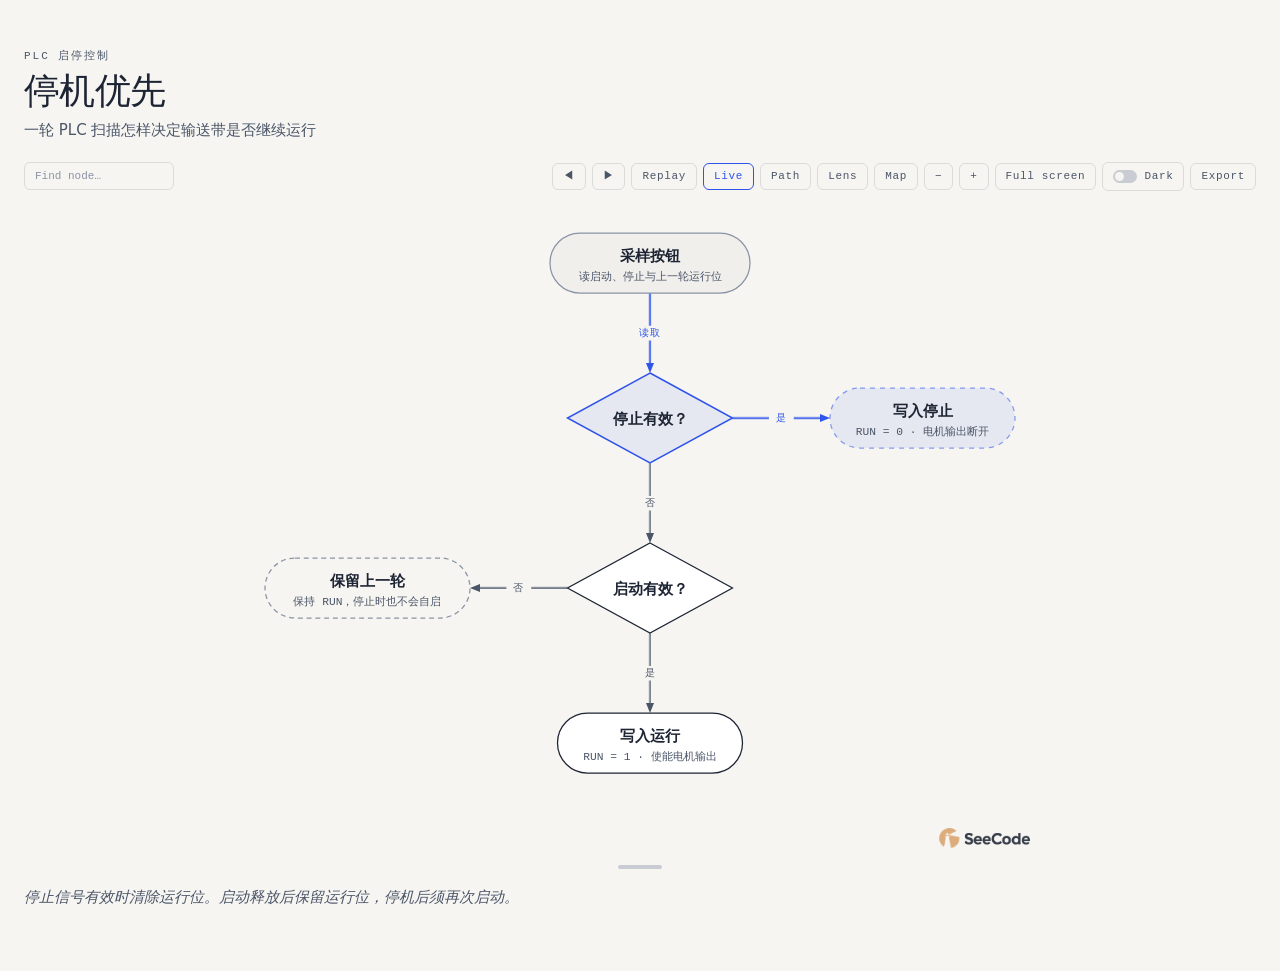
<file: seecode/index.html>
<!doctype html>
<html lang="zh-CN">
<head>
<meta charset="utf-8">
<meta name="viewport" content="width=device-width, initial-scale=1">
<meta name="generator" content="SeeCode">
<link rel="icon" type="image/png" href="[data-uri]">
<title>停机优先</title>

<style>:root{--sc-paper:#f6f5f1;--sc-paper-2:#eceae4;--sc-ink:#1d2433;--sc-ink-strong:#0b0f19;--sc-muted:#4a5568;--sc-soft:#8a93a6;--sc-rule:rgba(29,36,51,0.12);--sc-rule-solid:#c9ccd3;--sc-accent:#2f54eb;--sc-accent-tint:rgba(47,84,235,0.08);--sc-link:#0f7f81;--sc-node:#ffffff;--sc-store:rgba(29,36,51,0.05);--sc-external:rgba(29,36,51,0.025);--sc-series-1:#6b8f71;--sc-series-2:#c08a3e;--sc-series-3:#8a6fb0;--sc-series-4:#b5604b;--sc-series-5:#5f7f9e;--sc-ax-shade:#1d2433;--sc-ax-lift:#ffffff;--sc-ax-screen:#2b3040;--sc-ax-dark-edge:rgba(255,255,255,0);--sc-ax-t-o:0;--sc-ax-l-o:0.07;--sc-ax-r-o:0.16;--sc-on-v00:#000000;--sc-on-v01:#000000;--sc-on-v10:#ffffff;--sc-on-v11:#ffffff;--sc-font-serif:'Fraunces', 'Noto Serif', Georgia, serif;--sc-font-sans:'IBM Plex Sans', 'Noto Sans', system-ui, sans-serif;--sc-font-mono:'IBM Plex Mono', ui-monospace, 'SFMono-Regular', monospace;}
:root[data-theme="dark"]{--sc-paper:#1a1a1a;--sc-paper-2:#222222;--sc-ink:#e8e6e3;--sc-ink-strong:#f7f6f4;--sc-muted:#a9a6a1;--sc-soft:#75726e;--sc-rule:rgba(232,230,227,0.12);--sc-rule-solid:rgba(232,230,227,0.24);--sc-accent:#7b93ff;--sc-accent-tint:rgba(123,147,255,0.14);--sc-link:#3cc6c4;--sc-node:#202020;--sc-store:rgba(232,230,227,0.05);--sc-external:rgba(232,230,227,0.025);--sc-series-1:#8fb394;--sc-series-2:#d9a95f;--sc-series-3:#a993cc;--sc-series-4:#d0806b;--sc-series-5:#86a5c4;--sc-ax-shade:#000000;--sc-ax-lift:#ffffff;--sc-ax-screen:#07080b;--sc-ax-dark-edge:rgba(255,255,255,0.34);--sc-ax-t-o:0.06;--sc-ax-l-o:0.2;--sc-ax-r-o:0.42;--sc-on-v00:#000000;--sc-on-v01:#ffffff;--sc-on-v10:#000000;--sc-on-v11:#ffffff;--sc-font-serif:'Fraunces', 'Noto Serif', Georgia, serif;--sc-font-sans:'IBM Plex Sans', 'Noto Sans', system-ui, sans-serif;--sc-font-mono:'IBM Plex Mono', ui-monospace, 'SFMono-Regular', monospace;}
@media (prefers-color-scheme: dark){:root:not([data-theme="light"]){--sc-paper:#1a1a1a;--sc-paper-2:#222222;--sc-ink:#e8e6e3;--sc-ink-strong:#f7f6f4;--sc-muted:#a9a6a1;--sc-soft:#75726e;--sc-rule:rgba(232,230,227,0.12);--sc-rule-solid:rgba(232,230,227,0.24);--sc-accent:#7b93ff;--sc-accent-tint:rgba(123,147,255,0.14);--sc-link:#3cc6c4;--sc-node:#202020;--sc-store:rgba(232,230,227,0.05);--sc-external:rgba(232,230,227,0.025);--sc-series-1:#8fb394;--sc-series-2:#d9a95f;--sc-series-3:#a993cc;--sc-series-4:#d0806b;--sc-series-5:#86a5c4;--sc-ax-shade:#000000;--sc-ax-lift:#ffffff;--sc-ax-screen:#07080b;--sc-ax-dark-edge:rgba(255,255,255,0.34);--sc-ax-t-o:0.06;--sc-ax-l-o:0.2;--sc-ax-r-o:0.42;--sc-on-v00:#000000;--sc-on-v01:#ffffff;--sc-on-v10:#000000;--sc-on-v11:#ffffff;--sc-font-serif:'Fraunces', 'Noto Serif', Georgia, serif;--sc-font-sans:'IBM Plex Sans', 'Noto Sans', system-ui, sans-serif;--sc-font-mono:'IBM Plex Mono', ui-monospace, 'SFMono-Regular', monospace;}}
:root{--sc-max:1400px}

*,*::before,*::after{box-sizing:border-box;margin:0;padding:0}
html,body{background:var(--sc-paper);color:var(--sc-ink)}
body{font-family:var(--sc-font-sans);min-height:100vh;display:flex;justify-content:center;padding:48px 24px 40px}
.sc-page{width:100%;max-width:var(--sc-max,1200px)}
.sc-head{margin-bottom:20px;max-width:760px}
.sc-eyebrow{font-family:var(--sc-font-mono);font-size:11px;font-weight:500;letter-spacing:.18em;text-transform:uppercase;color:var(--sc-muted);margin-bottom:8px}
.sc-title{font-family:var(--sc-font-serif);font-weight:400;font-size:clamp(26px,2.4vw + 12px,36px);line-height:1.12;letter-spacing:-.015em;color:var(--sc-ink)}
.sc-subtitle{margin-top:8px;color:var(--sc-muted);font-size:15px;line-height:1.5}
.sc-figure{position:relative;border-radius:10px}
.sc-stage{position:relative;overflow:hidden;border-radius:10px;touch-action:none}
.sc-stage .sc-svg{-webkit-user-select:none;user-select:none}
.sc-stage.is-zoomed{cursor:grab;outline:1px solid var(--sc-rule)}
.sc-stage.is-panning{cursor:grabbing}
.sc-svg{display:block;width:100%;height:auto;max-height:82vh;margin:0 auto;transform-origin:0 0}
.sc-caption{margin-top:14px;color:var(--sc-muted);font-family:var(--sc-font-serif);font-style:italic;font-size:15px;max-width:760px}
.sc-evidence{margin-top:16px;font-family:var(--sc-font-mono);font-size:11px;color:var(--sc-soft);line-height:1.7}
.sc-evidence summary{cursor:pointer;letter-spacing:.14em;text-transform:uppercase}
.sc-evidence code{color:var(--sc-muted)}
.sc-bar{display:flex;flex-wrap:wrap;gap:6px;align-items:center;margin:0 0 12px}
.sc-btn,.sc-search{font:500 11px/1 var(--sc-font-mono);letter-spacing:.06em;color:var(--sc-muted);background:transparent;border:1px solid var(--sc-rule);border-radius:6px;padding:7px 10px;cursor:pointer}
.sc-btn:hover{color:var(--sc-ink);border-color:var(--sc-rule-solid)}
.sc-btn[aria-pressed="true"]{color:var(--sc-accent);border-color:var(--sc-accent)}
.sc-theme{display:inline-flex;align-items:center;gap:7px}
.sc-switch{position:relative;width:24px;height:13px;border-radius:7px;background:var(--sc-rule-solid);transition:background .2s}
.sc-switch::after{content:'';position:absolute;top:2px;left:2px;width:9px;height:9px;border-radius:50%;background:var(--sc-paper);transition:transform .2s}
.sc-theme[aria-checked="true"]{color:var(--sc-ink)}
.sc-theme[aria-checked="true"] .sc-switch{background:var(--sc-accent)}
.sc-theme[aria-checked="true"] .sc-switch::after{transform:translateX(11px)}
@media (prefers-reduced-motion: reduce){.sc-switch,.sc-switch::after{transition:none}}
.sc-search{cursor:text;width:150px;letter-spacing:0}
.sc-search::placeholder{color:var(--sc-soft)}
.sc-spacer{flex:1}
.sc-menu{position:relative}
.sc-menu-list{position:absolute;right:0;top:calc(100% + 6px);z-index:5;display:none;flex-direction:column;min-width:150px;padding:4px;background:var(--sc-paper);border:1px solid var(--sc-rule-solid);border-radius:8px;box-shadow:0 6px 24px rgba(0,0,0,.08)}
.sc-menu.is-open .sc-menu-list{display:flex}
.sc-menu-list button{all:unset;cursor:pointer;font:400 12px/1 var(--sc-font-sans);color:var(--sc-ink);padding:8px 10px;border-radius:5px}
.sc-menu-list button:hover,.sc-menu-list button:focus-visible{background:var(--sc-paper-2)}
.sc-status{font:400 11px/1.4 var(--sc-font-mono);color:var(--sc-soft);min-height:16px;margin-top:8px}
.sc-node{cursor:pointer;outline:none;transition:filter .2s}
.sc-edge{transition:filter .2s}
.sc-node:focus-visible .n-box{stroke:var(--sc-accent);stroke-width:2}
.sc-svg.is-dim .sc-node:not(.is-lit):not(.is-past):not(.is-current):not(.is-future),.sc-svg.is-dim .sc-edge:not(.is-lit):not(.is-past):not(.is-current):not(.is-future),.sc-svg.is-dim .sc-dimmable:not(.is-lit){filter:opacity(.14)}
.sc-svg.is-dim .sc-groups,.sc-svg.is-dim .sc-legend,.sc-svg.is-dim .sc-lanes{filter:opacity(.45)}
.sc-svg.is-dim .e-token{display:none}
.sc-node.is-hit .n-box{stroke:var(--sc-accent);stroke-width:2}
.sc-edge.is-lit .e-line{stroke-width:1.8}
.sc-svg.sc-stepping [data-sc-step]{transition:filter .25s}
.sc-svg.sc-stepping [data-sc-step]:not(.is-shown){filter:opacity(.06)}
.sc-svg.sc-stepping .e-token{display:none}
.sc-mini{position:absolute;right:10px;bottom:10px;width:168px;background:var(--sc-paper);border:1px solid var(--sc-rule-solid);border-radius:6px;padding:4px;box-shadow:0 4px 16px rgba(0,0,0,.08);cursor:pointer;z-index:4}
.sc-mini .sc-svg{max-height:120px;width:100%;transform:none!important}
.sc-mini-view{position:absolute;border:1.5px solid var(--sc-accent);background:var(--sc-accent-tint);border-radius:2px;pointer-events:none;margin:4px}
.sc-legend [data-sc-kind]:hover,.sc-legend [data-sc-ekind]:hover{opacity:.7}
.sc-svg.sc-cam{transition:transform .45s cubic-bezier(.2,.8,.2,1)}
.sc-stage.is-picking .sc-node{cursor:crosshair}
.sc-svg.is-dim .sc-node.is-past,.sc-svg.is-dim .sc-edge.is-past{filter:opacity(.6)}
.sc-svg.is-dim .sc-node.is-future,.sc-svg.is-dim .sc-edge.is-future{filter:opacity(.32)}
.sc-svg.is-dim .sc-node[data-depth="2"]{filter:opacity(.82)}.sc-svg.is-dim .sc-node[data-depth="3"]{filter:opacity(.68)}.sc-svg.is-dim .sc-node[data-depth="4"]{filter:opacity(.56)}
.sc-node.is-current .n-box{stroke:var(--sc-accent);stroke-width:2.2;filter:drop-shadow(0 0 6px var(--sc-accent-tint))}
.sc-edge.is-current .e-line{stroke:var(--sc-accent);stroke-width:2}
.sc-comet{fill:none;stroke-width:3.2;stroke-linecap:round;stroke-dasharray:.1 .9;stroke-dashoffset:0;opacity:0;animation:sc-comet 1.15s linear both;pointer-events:none}
.sc-comet.c-out,.sc-comet.c-loop,.sc-comet.c-journey,.sc-comet.c-preview{stroke:var(--sc-accent)}
.sc-comet.c-in{stroke:var(--sc-link)}
.sc-comet.c-reach{stroke:var(--sc-accent);animation-duration:1.1s}
.sc-comet.c-journey{stroke-width:3.8;animation:sc-comet .78s cubic-bezier(.22,1,.36,1) both;filter:drop-shadow(0 0 4px var(--sc-accent))}
.sc-comet.is-static{animation:none;stroke-dasharray:none;opacity:.5}
@keyframes sc-comet{0%{opacity:.25;stroke-dashoffset:0}12%,78%{opacity:.95}100%{opacity:0;stroke-dashoffset:-1}}
.sc-ftok{offset-rotate:auto;offset-distance:0%;animation:sc-ftok 1.2s cubic-bezier(.2,0,.2,1) both;pointer-events:none}
@keyframes sc-ftok{0%{offset-distance:0%;opacity:0}10%{opacity:1}90%{opacity:1}100%{offset-distance:100%;opacity:0}}
.sc-ftok .t-halo{fill:var(--sc-paper);stroke:var(--sc-accent);stroke-opacity:.35;stroke-width:1}
.sc-ftok .t-shape{fill:var(--sc-accent-tint);stroke:var(--sc-accent);stroke-width:1.1}
.sc-ftok .t-ink{fill:none;stroke:var(--sc-accent);stroke-width:1.2;stroke-linecap:round;stroke-linejoin:round}
.sc-ftok .t-dot{fill:var(--sc-accent)}
@media (prefers-reduced-motion: reduce){.sc-comet{animation:none;stroke-dasharray:none;opacity:.5}.sc-ftok{display:none}.sc-svg.sc-cam{transition:none}}
.sc-panel{position:absolute;left:12px;top:12px;z-index:5;width:300px;max-height:calc(100% - 24px);overflow:auto;background:var(--sc-paper);border:1px solid var(--sc-rule-solid);border-radius:10px;box-shadow:0 10px 32px rgba(0,0,0,.12);font-size:12px;animation:sc-panel-in .22s ease-out both}
@keyframes sc-panel-in{from{opacity:0;transform:translateY(-4px)}to{opacity:1;transform:none}}
.sc-p-head{position:relative;padding:14px 14px 12px;border-bottom:1px solid var(--sc-rule)}
.sc-p-eyebrow{font:500 9.5px/1 var(--sc-font-mono);letter-spacing:.18em;text-transform:uppercase;color:var(--sc-accent);margin-bottom:8px}
.sc-p-head h3{font:600 15px/1.25 var(--sc-font-sans);color:var(--sc-ink);padding-right:24px}
.sc-p-sub{font:400 11px/1.4 var(--sc-font-mono);color:var(--sc-muted);margin-top:3px}
.sc-p-x{all:unset;position:absolute;right:10px;top:8px;cursor:pointer;font-size:18px;line-height:1;color:var(--sc-soft);padding:4px 6px;border-radius:4px}
.sc-p-x:hover{color:var(--sc-ink);background:var(--sc-paper-2)}
.sc-chips{display:flex;flex-wrap:wrap;gap:4px;margin-top:10px}
.sc-chip{font:500 9.5px/1 var(--sc-font-mono);letter-spacing:.06em;color:var(--sc-muted);border:1px solid var(--sc-rule-solid);border-radius:999px;padding:4px 8px}
.sc-chip.is-kind{text-transform:uppercase;letter-spacing:.12em;color:var(--sc-ink);border-color:var(--sc-ink)}
.sc-chip.is-kind.k-focal,.sc-chip.is-kind.k-security{color:var(--sc-accent);border-color:var(--sc-accent)}
.sc-p-count{font:400 10.5px/1 var(--sc-font-mono);color:var(--sc-soft);margin-top:10px}
.sc-p-link{all:unset;cursor:pointer;position:absolute;right:14px;bottom:12px;font:500 10.5px/1 var(--sc-font-mono);color:var(--sc-accent)}
.sc-p-sec{padding:12px 14px;border-bottom:1px solid var(--sc-rule)}
.sc-p-sec:last-child{border-bottom:0}
.sc-p-sec h4{font:500 9px/1 var(--sc-font-mono);letter-spacing:.18em;text-transform:uppercase;color:var(--sc-muted);margin-bottom:8px}
.sc-reach{display:grid;grid-template-columns:1fr 1fr;gap:6px}
.sc-reach button{all:unset;cursor:pointer;display:flex;justify-content:space-between;align-items:center;border:1px solid var(--sc-rule-solid);border-radius:6px;padding:8px 10px;color:var(--sc-ink);font:400 11.5px/1 var(--sc-font-sans)}
.sc-reach button b{font:600 12px/1 var(--sc-font-mono);color:var(--sc-accent)}
.sc-reach button:hover:not(:disabled),.sc-reach button[aria-pressed="true"]{border-color:var(--sc-accent);background:var(--sc-accent-tint)}
.sc-reach button:disabled{opacity:.45;cursor:default}
.sc-rel{all:unset;cursor:pointer;display:flex;gap:10px;align-items:flex-start;width:100%;box-sizing:border-box;padding:7px 6px;border-radius:6px}
.sc-rel:hover,.sc-rel:focus-visible{background:var(--sc-paper-2)}
.sc-rel-dir{font:600 9px/1.6 var(--sc-font-mono);letter-spacing:.08em;min-width:44px}
.sc-rel-dir.d-out,.sc-rel-dir.d-loop{color:var(--sc-accent)}.sc-rel-dir.d-in{color:var(--sc-link)}
.sc-rel-main b{display:block;font:600 12px/1.3 var(--sc-font-sans);color:var(--sc-ink)}
.sc-rel-main small{display:block;font:400 10.5px/1.35 var(--sc-font-mono);color:var(--sc-muted)}
.sc-src{padding:4px 0}.sc-src code{font:400 10.5px var(--sc-font-mono);color:var(--sc-ink)}.sc-src small{display:block;color:var(--sc-muted);font-size:10.5px}
.sc-j-controls{display:flex;gap:6px;padding:12px 14px;border-bottom:1px solid var(--sc-rule)}
.sc-j-controls button{all:unset;cursor:pointer;font:500 11px/1 var(--sc-font-mono);border:1px solid var(--sc-rule-solid);border-radius:6px;padding:7px 10px;color:var(--sc-muted)}
.sc-j-controls button.is-primary{color:var(--sc-accent);border-color:var(--sc-accent)}
.sc-j-controls button:hover:not(:disabled){color:var(--sc-ink);border-color:var(--sc-ink)}
.sc-j-controls button:disabled{opacity:.4;cursor:default}
.sc-j-steps{list-style:none;padding:8px 8px 10px;margin:0;counter-reset:s}
.sc-j-steps button{all:unset;cursor:pointer;display:grid;grid-template-columns:22px 1fr;column-gap:8px;width:100%;box-sizing:border-box;padding:6px;border-radius:6px;opacity:.75}
.sc-j-steps button span{grid-row:span 2;font:600 10px/20px var(--sc-font-mono);text-align:center;border-radius:50%;width:20px;height:20px;border:1px solid var(--sc-rule-solid);color:var(--sc-muted)}
.sc-j-steps button b{font:600 12px/1.3 var(--sc-font-sans);color:var(--sc-ink)}
.sc-j-steps button small{font:400 10.5px/1.3 var(--sc-font-mono);color:var(--sc-muted)}
.sc-j-steps button:hover{background:var(--sc-paper-2);opacity:1}
.sc-j-steps button.is-past{opacity:.6}
.sc-j-steps button.is-current{opacity:1;background:var(--sc-accent-tint)}
.sc-j-steps button.is-current span,.sc-j-steps button.is-past span{background:var(--sc-accent);border-color:var(--sc-accent);color:var(--sc-paper)}
.sc-lens .sc-menu-list{left:0;right:auto}
.sc-tip{position:absolute;pointer-events:none;z-index:6;background:var(--sc-ink);color:var(--sc-paper);font:500 11px/1.3 var(--sc-font-mono);padding:6px 8px;border-radius:5px;white-space:nowrap;opacity:0;transition:opacity .12s}
.sc-tip.is-on{opacity:1}
/* a canvas the reader sized (grip) or full screen: the diagram fills it */
.sc-stage.is-sized .sc-svg,.sc-full .sc-svg{width:100%;height:100%;max-height:none}
.sc-grip{height:14px;margin-top:2px;cursor:ns-resize;display:flex;align-items:center;justify-content:center;touch-action:none;border-radius:4px}
.sc-grip::before{content:'';width:44px;height:4px;border-radius:2px;background:var(--sc-rule-solid);transition:background .15s,width .15s}
.sc-grip:hover::before,.sc-grip:focus-visible::before,.sc-grip.is-dragging::before{background:var(--sc-accent);width:64px}
.sc-grip:focus-visible{outline:none}
.sc-page.sc-full{position:fixed;inset:0;z-index:1000;max-width:none;width:auto;height:100%;display:flex;flex-direction:column;padding:14px 18px;background:var(--sc-paper);overflow:hidden}
.sc-full .sc-head,.sc-full .sc-grip,.sc-full .sc-evidence,.sc-full .sc-caption{display:none}
.sc-full .sc-bar{flex:none}
.sc-full .sc-figure{flex:1;min-height:0;display:flex}
.sc-full .sc-stage{flex:1;height:auto!important}
.sc-full .sc-status{flex:none;min-height:0}
body.sc-embed{padding:12px;min-height:0}.sc-embed .sc-head,.sc-embed .sc-bar,.sc-embed .sc-status,.sc-embed .sc-evidence,.sc-embed .sc-grip{display:none}
@media (max-width:760px){.sc-panel{position:static;width:auto;max-height:none;margin:10px 0 0;box-shadow:none}}
@media (max-width:640px){body{padding:28px 16px}.sc-search{width:110px}}
@media print{.sc-bar,.sc-status,.sc-grip{display:none}body{padding:0}}
</style>
<style id="sc-diagram-css">
.sc-svg{font-family:var(--sc-font-sans);color:var(--sc-ink);direction:ltr}
.sc-mark{opacity:.88;pointer-events:none}
.sc-mark-word{fill:var(--sc-ink)}
.sc-bg{fill:var(--sc-paper)}
.n-mask{fill:var(--sc-paper)}
.n-box{fill:var(--sc-node);stroke:var(--sc-ink);stroke-width:1}
.k-focal .n-box{fill:var(--sc-accent-tint);stroke:var(--sc-accent);stroke-width:1.2}
.k-store .n-box{fill:var(--sc-store);stroke:var(--sc-muted)}
.k-external .n-box{fill:var(--sc-external);stroke:var(--sc-soft)}
.k-input .n-box{fill:var(--sc-external);stroke:var(--sc-soft)}
.k-optional .n-box{fill:transparent;stroke:var(--sc-soft);stroke-dasharray:4 3}
.k-security .n-box{fill:var(--sc-accent-tint);stroke:var(--sc-accent);stroke-opacity:.55;stroke-dasharray:4 4}
.k-muted .n-box{fill:var(--sc-store);stroke:var(--sc-rule-solid)}
.n-label{fill:var(--sc-ink);font-size:12px;font-weight:600}
.n-sub{fill:var(--sc-muted);font-family:var(--sc-font-mono);font-size:9px}
.n-icon{fill:none;stroke:var(--sc-muted);stroke-width:1.9;stroke-linecap:round;stroke-linejoin:round}
.k-focal .n-icon{stroke:var(--sc-accent)}
.n-tag{fill:var(--sc-soft);font-family:var(--sc-font-mono);font-size:7px;letter-spacing:.12em;text-transform:uppercase}
.n-tag-box{fill:none;stroke:var(--sc-rule-solid);stroke-width:.8}
.k-focal .n-tag{fill:var(--sc-accent)}
.k-focal .n-tag-box{stroke:var(--sc-accent);stroke-opacity:.5}
.e-line{fill:none;stroke:var(--sc-muted);stroke-width:1.1}
.ek-primary .e-line{stroke:var(--sc-accent);stroke-width:1.4}
.ek-link .e-line{stroke:var(--sc-link);stroke-width:1.2}
.ek-async .e-line,.ek-return .e-line{stroke-width:1}
.ek-muted .e-line{stroke:var(--sc-soft);stroke-width:1}
.e-label{fill:var(--sc-muted);font-family:var(--sc-font-mono);font-size:8px;letter-spacing:.06em;text-transform:uppercase}
.ek-primary .e-label{fill:var(--sc-accent)}
.ek-link .e-label{fill:var(--sc-link)}
.e-label-bg{fill:var(--sc-paper)}
.m-default{fill:var(--sc-muted)}.m-primary{fill:var(--sc-accent)}.m-link{fill:var(--sc-link)}.m-muted{fill:var(--sc-soft)}
.g-box{fill:var(--sc-ink);fill-opacity:.018;stroke:var(--sc-rule);stroke-width:.8}
.g-box.g-dashed{stroke-dasharray:4 4;stroke:var(--sc-soft);stroke-opacity:.6}
.g-label{fill:var(--sc-soft);font-family:var(--sc-font-mono);font-size:7px;letter-spacing:.16em;text-transform:uppercase}
.g-label-bg{fill:var(--sc-paper)}
.lg-rule{stroke:var(--sc-rule);stroke-width:.8}
.lg-title{fill:var(--sc-muted);font-family:var(--sc-font-mono);font-size:8px;letter-spacing:.18em}
.lg-text{fill:var(--sc-muted);font-size:9px}
.ax-line{stroke:var(--sc-rule-solid);stroke-width:1}
.ax-grid{stroke:var(--sc-rule);stroke-width:.8}
.ax-text{fill:var(--sc-soft);font-family:var(--sc-font-mono);font-size:8px;letter-spacing:.04em}
.ax-label{fill:var(--sc-muted);font-family:var(--sc-font-mono);font-size:8px;letter-spacing:.16em;text-transform:uppercase}
.c-cat{fill:var(--sc-muted);font-size:10px}
.c-val{fill:var(--sc-ink);font-family:var(--sc-font-mono);font-size:9px}
.c-bar{fill:var(--sc-muted);fill-opacity:.38}
.c-bar.is-focal{fill:var(--sc-accent);fill-opacity:1}
.c-val.is-focal{fill:var(--sc-accent);font-weight:500}
.s-1{fill:var(--sc-series-1)}.s-2{fill:var(--sc-series-2)}.s-3{fill:var(--sc-series-3)}.s-4{fill:var(--sc-series-4)}.s-5{fill:var(--sc-series-5)}
.sk-node{fill:var(--sc-muted)}
.sk-node.is-focal{fill:var(--sc-accent)}
.sk-link{fill:var(--sc-muted);fill-opacity:.14}
.sk-link.is-focal{fill:var(--sc-accent);fill-opacity:.28}
.sk-label{fill:var(--sc-ink);font-size:11px;font-weight:500;paint-order:stroke;stroke:var(--sc-paper);stroke-width:3px;stroke-linejoin:round}
.sk-val{fill:var(--sc-muted);font-family:var(--sc-font-mono);font-size:9px;paint-order:stroke;stroke:var(--sc-paper);stroke-width:3px;stroke-linejoin:round}
.q-life{stroke:var(--sc-rule-solid);stroke-width:1;stroke-dasharray:3 4}
.q-frag{fill:none;stroke:var(--sc-soft);stroke-width:.8}
.q-frag-tag{fill:var(--sc-paper-2);stroke:var(--sc-soft);stroke-width:.8}
.q-frag-text{fill:var(--sc-muted);font-family:var(--sc-font-mono);font-size:8px;letter-spacing:.1em;text-transform:uppercase}
.q-num{fill:var(--sc-soft);font-family:var(--sc-font-mono);font-size:8px}
.q-note{fill:var(--sc-paper-2);stroke:var(--sc-rule-solid);stroke-width:.8}
.q-note-text{fill:var(--sc-muted);font-size:10px;font-style:italic;font-family:var(--sc-font-serif)}
.n-head{fill:var(--sc-ink);fill-opacity:.035;stroke:none}
.k-focal .n-head{fill:var(--sc-accent);fill-opacity:.08}
.n-rule{stroke:var(--sc-rule-solid);stroke-width:.8}
.n-field{fill:var(--sc-ink);font-size:10px}
.n-field-t{fill:var(--sc-muted);font-family:var(--sc-font-mono);font-size:9px}
.n-key{font-family:var(--sc-font-mono);font-size:7.5px;letter-spacing:.06em;fill:var(--sc-soft)}
.n-key-pk{fill:var(--sc-accent)}.n-key-fk{fill:var(--sc-link)}
.sh-start .n-box{fill:var(--sc-ink);stroke:none}
.sh-end .n-box{fill:var(--sc-paper);stroke:var(--sc-ink);stroke-width:1.2}
.n-dot{fill:var(--sc-ink)}
.n-status{stroke:var(--sc-paper);stroke-width:1.5}
.st-ok{fill:var(--sc-series-1)}.st-risk{fill:var(--sc-series-2)}.st-legacy{fill:var(--sc-series-5)}.st-retire{fill:var(--sc-series-4)}
.n-change{fill:var(--sc-accent);font-family:var(--sc-font-mono);font-size:7.5px;letter-spacing:.12em}
.ch-added .n-box{stroke:var(--sc-accent);stroke-width:1.3}
.ch-removed{opacity:.55}.ch-removed .n-box{stroke-dasharray:4 3;stroke:var(--sc-soft)}.ch-removed .n-label{text-decoration:line-through}
.ch-removed .n-change{fill:var(--sc-soft)}
.ch-changed .n-box{stroke:var(--sc-accent);stroke-dasharray:6 2}
.sc-edge.ch-added .e-line{stroke:var(--sc-accent)}.sc-edge.ch-removed .e-line{stroke-dasharray:3 3}
.e-line.dashed{stroke-dasharray:4 3}
.ek-rel .e-line{stroke:var(--sc-muted);stroke-width:1}
.e-glyph.stroke{fill:none;stroke:var(--sc-muted);stroke-width:1}
.e-glyph.hollow{fill:var(--sc-paper);stroke:var(--sc-muted);stroke-width:1}
.e-glyph.filled{fill:var(--sc-muted);stroke:var(--sc-muted);stroke-width:1}
.lane-band{fill:var(--sc-ink);fill-opacity:.022}
.lane-band.alt{fill-opacity:0}
.lane-rule{stroke:var(--sc-rule);stroke-width:.8}
.lane-label{fill:var(--sc-muted);font-family:var(--sc-font-mono);font-size:8px;letter-spacing:.16em;text-transform:uppercase}
.loop-center{fill:var(--sc-ink);font-family:var(--sc-font-serif);font-size:20px}
.nest-mask{fill:var(--sc-paper)}
.nest-box{fill:var(--sc-ink);fill-opacity:.025;stroke:var(--sc-rule-solid);stroke-width:.9}
.nest-d0 .nest-box{fill-opacity:.012}.nest-d2 .nest-box{fill-opacity:.04}.nest-d3 .nest-box{fill-opacity:.055}
.k-focal .nest-box{fill:var(--sc-accent-tint);fill-opacity:1;stroke:var(--sc-accent)}
.nest-label{fill:var(--sc-muted);font-family:var(--sc-font-mono);font-size:8px;letter-spacing:.14em;text-transform:uppercase}
.chip{fill:var(--sc-paper-2);stroke:var(--sc-rule);stroke-width:.8}
.chip-text{fill:var(--sc-ink);font-size:10px}
.k-focal .chip{fill:var(--sc-paper);stroke:var(--sc-accent);stroke-opacity:.4}
.venn-c{fill:var(--sc-muted);fill-opacity:.07;stroke:var(--sc-muted);stroke-width:1}
.vs-2 .venn-c{fill:var(--sc-series-2);stroke:var(--sc-series-2);fill-opacity:.09}
.vs-3 .venn-c{fill:var(--sc-series-1);stroke:var(--sc-series-1);fill-opacity:.09}
.venn.k-focal .venn-c{fill:var(--sc-accent);stroke:var(--sc-accent);fill-opacity:.09}
.venn-label{fill:var(--sc-ink);font-size:13px;font-weight:600}
.venn-ov{fill:var(--sc-muted);font-family:var(--sc-font-serif);font-style:italic;font-size:13px}
.venn-ov.is-focal{fill:var(--sc-accent)}
.fb-spine{stroke-width:1.6}
.fb-tick{stroke:var(--sc-rule-solid);stroke-width:.8}
.fb-cat{fill:var(--sc-muted);font-family:var(--sc-font-mono);font-size:9px;letter-spacing:.14em}
.fb-cat.is-focal{fill:var(--sc-accent)}
.fb-cause{fill:var(--sc-ink);font-size:10px}
.kb-col{fill:var(--sc-ink);fill-opacity:.025;stroke:var(--sc-rule);stroke-width:.8;rx:8}
.kb-col.is-over{stroke:var(--sc-accent);stroke-opacity:.6}
.kb-head{fill:var(--sc-muted);font-family:var(--sc-font-mono);font-size:8.5px;letter-spacing:.14em}
.kb-count{fill:var(--sc-soft);font-family:var(--sc-font-mono);font-size:9px}
.kb-count.is-over{fill:var(--sc-accent)}
.kb-card{fill:var(--sc-ink);font-size:11px;font-weight:500}
.sm-act{fill:var(--sc-ink)}
.sm-activity.k-focal .sm-act{fill:var(--sc-accent)}
.sm-act-text{fill:var(--sc-paper);font-size:11px;font-weight:600}
.q-frame{fill:none;stroke:var(--sc-rule-solid);stroke-width:1}
.q-focal{fill:var(--sc-accent-tint)}
.q-title{fill:var(--sc-soft);font-family:var(--sc-font-mono);font-size:8.5px;letter-spacing:.14em}
.quad.k-focal .q-title,.quad.k-focal .q-title-big{fill:var(--sc-accent)}
.q-title-big{fill:var(--sc-ink);font-family:var(--sc-font-serif);font-size:19px}
.q-item{fill:var(--sc-muted);font-size:11px}
.q-dot{fill:var(--sc-muted)}
.q-pt.k-focal .q-dot{fill:var(--sc-accent)}
.q-pt-label{fill:var(--sc-ink);font-size:10.5px;font-weight:500}
.q-pt.k-focal .q-pt-label{fill:var(--sc-accent)}
.mx-col{fill:var(--sc-muted);font-family:var(--sc-font-mono);font-size:8px;letter-spacing:.08em}
.mx-row{fill:var(--sc-ink);font-size:11px;font-weight:500}
.mx-band{fill:var(--sc-ink);fill-opacity:.025}
.mx-g.fill{fill:var(--sc-ink)}.mx-g.ring{fill:none;stroke:var(--sc-ink);stroke-width:1}
.mx-g.dashed{stroke-dasharray:2 2}.mx-g.admin{fill:var(--sc-accent)}.mx-g.none{fill:var(--sc-soft)}
.mx-r.k-focal .mx-row{fill:var(--sc-accent)}
.tl-axis{stroke:var(--sc-ink);stroke-width:1.2}
.tl-stem{stroke:var(--sc-rule-solid);stroke-width:.8}
.tl-dot{fill:var(--sc-paper);stroke:var(--sc-ink);stroke-width:1.4}
.tl-ev.k-focal .tl-dot{fill:var(--sc-accent);stroke:var(--sc-accent)}
.tl-ev.k-focal .tl-label{fill:var(--sc-accent)}
.tl-label{font-size:11px}
.tl-when{fill:var(--sc-muted);font-family:var(--sc-font-mono);font-size:9px;letter-spacing:.04em}
.tl-period{fill:var(--sc-ink);fill-opacity:.07}
.tl-period.is-focal{fill:var(--sc-accent);fill-opacity:.16}
.tl-period-text{fill:var(--sc-muted);font-family:var(--sc-font-mono);font-size:8px;letter-spacing:.08em}
.g-task{fill:var(--sc-ink);font-size:11px}
.g-bar{fill:var(--sc-muted);fill-opacity:.45}
.g-bar.is-focal{fill:var(--sc-accent);fill-opacity:1}
.g-bar.is-done{fill-opacity:.2}
.g-done{fill:var(--sc-muted);font-size:10px}
.g-mile{fill:var(--sc-ink)}
.k-focal .g-mile{fill:var(--sc-accent)}
.g-today{stroke:var(--sc-accent);stroke-width:1;stroke-dasharray:3 3}
.g-today-text{fill:var(--sc-accent);font-family:var(--sc-font-mono);font-size:7.5px;letter-spacing:.14em}
.jr-band{fill:var(--sc-ink);fill-opacity:.025}.jr-band.alt{fill-opacity:0}
.jr-stage{fill:var(--sc-muted);font-family:var(--sc-font-mono);font-size:8.5px;letter-spacing:.14em}
.jr-curve{stroke:var(--sc-ink);stroke-width:1.6}
.jr-dot{fill:var(--sc-paper);stroke:var(--sc-ink);stroke-width:1.4}
.jr-dot.is-pain,.jr-dot.is-focal{fill:var(--sc-accent);stroke:var(--sc-accent)}
.jr-step{fill:var(--sc-ink);font-size:10.5px;font-weight:500}
.jr-note{fill:var(--sc-muted);font-family:var(--sc-font-serif);font-style:italic;font-size:11px;paint-order:stroke;stroke:var(--sc-paper);stroke-width:4px;stroke-linejoin:round}
.jr-note.is-pain{fill:var(--sc-accent)}
.ln{fill:none;stroke-width:1.6;stroke:var(--sc-muted)}
.ln.is-focal{stroke:var(--sc-accent);stroke-width:2.2}.ln.is-muted{stroke:var(--sc-soft);stroke-opacity:.55}
.ln-1{stroke:var(--sc-series-1)}.ln-2{stroke:var(--sc-series-2)}.ln-3{stroke:var(--sc-series-3)}.ln-4{stroke:var(--sc-series-4)}.ln-5{stroke:var(--sc-series-5)}
.ln-pt{fill:var(--sc-paper);stroke-width:1.4}
.ln-pt.is-focal{fill:var(--sc-accent)}
.ln-label{font-size:10.5px;font-weight:500;fill:var(--sc-muted)}
.is-muted-t{fill:var(--sc-soft)}
.ln-1-t{fill:var(--sc-series-1)}.ln-2-t{fill:var(--sc-series-2)}.ln-3-t{fill:var(--sc-series-3)}.ln-4-t{fill:var(--sc-series-4)}.ln-5-t{fill:var(--sc-series-5)}
.ln-area{fill:var(--sc-muted);fill-opacity:.08}.ln-area.is-focal{fill:var(--sc-accent);fill-opacity:.1}
.rg-area{fill:var(--sc-muted);fill-opacity:.18}.rg-area.is-focal{fill:var(--sc-accent);fill-opacity:.28}
.rg-line{fill:none;stroke:var(--sc-ink);stroke-width:1.1}.rg-line.is-focal{stroke:var(--sc-accent)}
.st-area{fill-opacity:.55;stroke:var(--sc-paper);stroke-width:1}
.st-area.is-focal{fill:var(--sc-accent);fill-opacity:.75}
.st-label{fill:var(--sc-ink-strong);font-size:10px;font-weight:600}
.is-focal-t{fill:var(--sc-accent)!important}
.sp-dot{fill:var(--sc-muted);fill-opacity:.55;stroke:var(--sc-paper);stroke-width:.8}
.sp-dot.is-bubble{fill-opacity:.25;stroke:var(--sc-muted);stroke-opacity:.7}
.sp-dot.is-focal{fill:var(--sc-accent);fill-opacity:.9;stroke:var(--sc-accent)}
.sp-label{fill:var(--sc-ink);font-size:10px;font-weight:500}
.rd-area{fill:var(--sc-muted);fill-opacity:.1}.rd-line{fill:none;stroke:var(--sc-muted);stroke-width:1.4}
.rd-area.is-focal{fill:var(--sc-accent);fill-opacity:.16}.rd-line.is-focal{stroke:var(--sc-accent);stroke-width:2}
.rd-area.is-muted{fill-opacity:.04}.rd-line.is-muted{stroke:var(--sc-soft)}
.rd-area.s-1,.rd-area.s-2,.rd-area.s-3,.rd-area.s-4,.rd-area.s-5{fill-opacity:.14}
.rd-line.s-1{stroke:var(--sc-series-1)}.rd-line.s-2{stroke:var(--sc-series-2)}.rd-line.s-3{stroke:var(--sc-series-3)}.rd-line.s-4{stroke:var(--sc-series-4)}.rd-line.s-5{stroke:var(--sc-series-5)}
.rd-pt{fill:var(--sc-paper);stroke:var(--sc-muted)}.rd-pt.is-focal{stroke:var(--sc-accent)}
.rd-key{fill:var(--sc-muted)}.rd-key.is-focal{fill:var(--sc-accent)}.rd-key.is-muted{fill:var(--sc-soft)}
.rd-ring{fill:none}
.pl-stem{stroke:var(--sc-muted);stroke-width:1.4}.pl-stem.is-focal{stroke:var(--sc-accent);stroke-width:2}
.pl-dot{fill:var(--sc-muted)}.pl-dot.is-focal{fill:var(--sc-accent)}
.wf-bar{fill:var(--sc-muted);fill-opacity:.4}
.wf-up{fill:var(--sc-series-1);fill-opacity:.75}.wf-down{fill:var(--sc-series-4);fill-opacity:.75}
.wf-total{fill:var(--sc-ink);fill-opacity:.82}
.wf-bar.is-focal{fill:var(--sc-accent);fill-opacity:1}
.wf-link{stroke:var(--sc-soft);stroke-width:.8;stroke-dasharray:2 2}
.tm-cell{fill:var(--sc-muted);fill-opacity:.16;stroke:var(--sc-paper);stroke-width:1}
.tm-cell.is-focal{fill:var(--sc-accent);fill-opacity:.85}
.tm-sub{fill:var(--sc-paper);fill-opacity:.55}
.tm-label{fill:var(--sc-ink);font-size:11px;font-weight:600}.tm-label.is-focal{fill:var(--sc-paper)}
.tm-val{fill:var(--sc-muted);font-family:var(--sc-font-mono);font-size:9px}.tm-val.is-focal{fill:var(--sc-paper);fill-opacity:.85}
.tm-sub-label{fill:var(--sc-muted);font-size:9.5px}
.hm-cell.hm-pos{fill:var(--sc-accent)}.hm-cell.hm-neg{fill:var(--sc-series-4)}
.hm-val{fill:var(--sc-ink);font-family:var(--sc-font-mono);font-size:8.5px}.hm-val.v00{fill:var(--sc-on-v00)}.hm-val.v01{fill:var(--sc-on-v01)}.hm-val.v10{fill:var(--sc-on-v10)}.hm-val.v11{fill:var(--sc-on-v11)}
.db-line{stroke:var(--sc-rule-solid);stroke-width:2.4}.db-line.is-focal{stroke:var(--sc-accent);stroke-opacity:.45}
.db-a{fill:var(--sc-paper);stroke:var(--sc-muted);stroke-width:1.4}.db-b{fill:var(--sc-muted)}.db-b.is-focal{fill:var(--sc-accent)}
.mk-seg{fill-opacity:.7;stroke:var(--sc-paper)}
.mk-pct{fill:var(--sc-ink-strong);font-family:var(--sc-font-mono);font-size:8.5px}
.wm-link{stroke:var(--sc-soft)!important;stroke-width:1!important}
.wm-dot{fill:var(--sc-paper);stroke:var(--sc-ink);stroke-width:1.4}.wm-dot.is-focal{fill:var(--sc-accent);stroke:var(--sc-accent)}
.wm-label{fill:var(--sc-ink);font-size:10.5px;font-weight:500;paint-order:stroke;stroke:var(--sc-paper);stroke-width:3px;stroke-linejoin:round}
.wm-label.is-anchor{font-weight:700;font-size:12px}
.wm-move{stroke:var(--sc-accent);stroke-width:1.2;stroke-dasharray:4 3;fill:none}.wm-move-head{fill:var(--sc-accent)}
.wm-ghost{fill:none;stroke:var(--sc-accent);stroke-dasharray:2 2}
.wm-inertia{stroke:var(--sc-ink);stroke-width:3}
.callout{fill:var(--sc-muted);font-family:var(--sc-font-serif);font-style:italic;font-size:13px}

.iso-base{fill:var(--sc-node)}
.iso-t{fill:var(--sc-ax-lift);fill-opacity:var(--sc-ax-t-o)}
.iso-l{fill:var(--sc-ax-shade);fill-opacity:var(--sc-ax-l-o)}
.iso-r{fill:var(--sc-ax-shade);fill-opacity:var(--sc-ax-r-o)}
.k-focal .iso-t{fill:var(--sc-accent);fill-opacity:.12}
.k-focal .iso-l{fill:var(--sc-accent);fill-opacity:.22}
.k-focal .iso-r{fill:var(--sc-accent);fill-opacity:.34}
.iso-edge{fill:none;stroke:var(--sc-ink);stroke-opacity:.5;stroke-width:.8;stroke-linejoin:round}
.iso-sil{fill:none;stroke:var(--sc-ink);stroke-width:1.2;stroke-linejoin:round}
.k-focal .iso-sil{stroke:var(--sc-accent)}
.iso-inset{fill:var(--sc-ink);fill-opacity:.06;stroke:var(--sc-ink);stroke-opacity:.5;stroke-width:.7}
.k-focal .iso-inset{fill:var(--sc-accent);fill-opacity:.16;stroke:var(--sc-accent)}
.iso-trace{fill:none;stroke:var(--sc-ink);stroke-opacity:.3;stroke-width:.8;stroke-dasharray:4 3}
.iso-leader{stroke:var(--sc-ink);stroke-opacity:.4;stroke-width:.8}
.iso-dot{fill:var(--sc-ink)}
.k-focal .iso-leader{stroke:var(--sc-accent);stroke-opacity:1}.k-focal .iso-dot{fill:var(--sc-accent)}
.iso-name{fill:var(--sc-ink);font-size:14px;font-weight:600}
.iso-sub{fill:var(--sc-muted);font-family:var(--sc-font-mono);font-size:9.5px;letter-spacing:.06em}
.k-focal .iso-sub{fill:var(--sc-accent)}
.iso-contour{fill:none;stroke:var(--sc-ink);stroke-opacity:.22;stroke-width:.7}
.iso-plate .iso-t{fill-opacity:0}
.iso-mark{fill:var(--sc-ink);fill-opacity:.07}
.iso-floor{fill:var(--sc-ink);fill-opacity:.035}
.k-focal .iso-floor,.iso-floor.k-focal{fill:var(--sc-accent);fill-opacity:.1}
.iso-canopy .iso-t{fill:var(--sc-series-1);fill-opacity:.55}
.iso-canopy .iso-l,.iso-canopy .iso-r{fill:var(--sc-series-1);fill-opacity:.35}
.iso-tag rect{fill:var(--sc-paper);stroke:var(--sc-rule-solid);stroke-width:.8}
.k-focal.iso-tag rect,.k-focal .iso-tag rect{stroke:var(--sc-accent)}
.iso-tag .iso-name{font-size:11px}.iso-tag .iso-sub{font-size:8px}

.it-light .iso-base{fill:var(--sc-node)}
.it-dark .iso-base,.it-black .iso-base{fill:var(--sc-ax-screen)}
.it-dark .iso-t,.it-black .iso-t{fill:#fff;fill-opacity:.07}
.it-dark .iso-edge,.it-black .iso-edge{stroke:#fff;stroke-opacity:.18}
.it-accent .iso-base{fill:var(--sc-node)}.it-accent .iso-t,.it-accent .iso-l,.it-accent .iso-r{fill:var(--sc-accent)}
.it-accent .iso-t{fill-opacity:.25}.it-accent .iso-l{fill-opacity:.4}.it-accent .iso-r{fill-opacity:.55}
.it-accent .iso-sil{stroke:var(--sc-accent)}
.it-mid .iso-base{fill:var(--sc-node)}
.it-solid .iso-sil{stroke-width:.9}
path.it-dark{fill:var(--sc-ax-screen)}
path.it-black{fill:#000;fill-opacity:.85}
/* dark panels and solids keep an edge where they sit on dark walls (dark themes) */
path.it-dark,path.it-black{stroke:var(--sc-ax-dark-edge);stroke-width:.7}
.it-dark .iso-sil,.it-black .iso-sil{stroke:var(--sc-ink)}
path.it-line.it-stroke-dark{stroke:var(--sc-ax-screen);stroke-opacity:.8}
path.it-light{fill:var(--sc-node);stroke:var(--sc-ink);stroke-opacity:.45;stroke-width:.6}
path.it-accent{fill:var(--sc-accent);fill-opacity:.9}
path.it-mid{fill:var(--sc-ink);fill-opacity:.08}
path.it-cut{fill:var(--sc-ink);fill-opacity:.13;stroke:var(--sc-ink);stroke-opacity:.45;stroke-width:.5}
path.it-line{fill:none;stroke:var(--sc-ink);stroke-opacity:.5;stroke-width:.8;stroke-linecap:round}
path.it-text{fill:none;stroke:var(--sc-ink);stroke-opacity:.35;stroke-width:1.4;stroke-linecap:round}
path.it-line.it-stroke-accent,path.it-text.it-stroke-accent{stroke:var(--sc-accent);stroke-opacity:1}
path.it-stroke-light{stroke:#fff;stroke-opacity:.7}
path.it-line.it-stroke-dark{stroke-width:2.2}
path.it-dash{stroke-dasharray:4 3}
path.it-button{fill:var(--sc-node);stroke:var(--sc-ink);stroke-opacity:.6;stroke-width:.8}
path.it-cavity{fill:var(--sc-ink);fill-opacity:.07}
path.it-floor{fill:var(--sc-ink);fill-opacity:.04;stroke:var(--sc-ink);stroke-opacity:.35;stroke-width:.7}

.iso-beam-o{fill:none;stroke:var(--sc-ink);stroke-linecap:round}
.iso-beam{fill:none;stroke:var(--sc-node);stroke-linecap:round}
.iso-beam-dark{stroke:var(--sc-ax-screen)}
.iso-beam-accent,.k-focal .iso-beam{stroke:var(--sc-accent);stroke-opacity:.55}
.iso-leader{fill:none;stroke:var(--sc-ink);stroke-opacity:.4;stroke-width:.8}
.k-focal .iso-leader{stroke:var(--sc-accent);stroke-opacity:1}

@keyframes sc-in{from{opacity:0;transform:translateY(6px)}to{opacity:1;transform:none}}
@keyframes sc-fade{from{opacity:0}to{opacity:1}}
@keyframes sc-draw{from{stroke-dashoffset:1}to{stroke-dashoffset:0}}
@keyframes sc-grow-y{from{transform:scaleY(0)}to{transform:scaleY(1)}}
@keyframes sc-grow-x{from{transform:scaleX(0)}to{transform:scaleX(1)}}
@keyframes sc-wipe{from{clip-path:inset(0 100% 0 0)}to{clip-path:inset(0 0 0 0)}}
@keyframes sc-wipe-down{from{clip-path:inset(0 0 100% 0)}to{clip-path:inset(0 0 0 0)}}
@keyframes sc-pop{from{opacity:0;transform:scale(.4)}to{opacity:1;transform:scale(1)}}
@keyframes sc-token{from{offset-distance:0%;opacity:0}8%{opacity:1}92%{opacity:1}to{offset-distance:100%;opacity:0}}
@keyframes sc-pulse{0%,100%{stroke-opacity:1}50%{stroke-opacity:.35}}
@keyframes sc-lift{from{transform:translateY(var(--lift))}to{transform:none}}
@keyframes sc-drop{from{opacity:0;transform:translateY(-16px)}to{opacity:1;transform:none}}
.e-token{display:none}
@media (prefers-reduced-motion: no-preference){
.sc-svg[data-sc-motion]:not(.sc-still) [data-sc-step]{--d:calc(var(--step) * var(--sc-stagger))}
.sc-svg[data-sc-motion]:not(.sc-still) .sc-node[data-sc-step],
.sc-svg[data-sc-motion]:not(.sc-still) .sc-enter[data-sc-step]{animation:sc-in var(--sc-enter) cubic-bezier(.2,.7,.2,1) var(--d) both}
.sc-svg[data-sc-motion]:not(.sc-still) .sc-edge[data-sc-step]{animation:sc-fade 240ms ease-out var(--d) both}
.sc-svg[data-sc-motion]:not(.sc-still) .sc-edge[data-sc-step] .e-head,
.sc-svg[data-sc-motion]:not(.sc-still) .sc-edge[data-sc-step] .e-glyph,
.sc-svg[data-sc-motion]:not(.sc-still) .sc-edge[data-sc-step] .e-label-g{animation:sc-fade 200ms ease-out calc(var(--d) + var(--sc-draw) * .8) both}
.sc-svg:is([data-sc-motion="trace"],[data-sc-motion="loop"]):not(.sc-still) .sc-edge[data-sc-step] .e-line.sc-draw{stroke-dasharray:1;animation:sc-draw var(--sc-draw) cubic-bezier(.4,0,.2,1) var(--d) both}
.sc-svg[data-sc-motion]:not(.sc-still) .sc-grow-y[data-sc-step]{transform-box:fill-box;transform-origin:50% 100%;animation:sc-grow-y var(--sc-enter) cubic-bezier(.2,.7,.2,1) var(--d) both}
.sc-svg[data-sc-motion]:not(.sc-still) .sc-grow-x[data-sc-step]{transform-box:fill-box;transform-origin:0 50%;animation:sc-grow-x var(--sc-enter) cubic-bezier(.2,.7,.2,1) var(--d) both}
.sc-svg[data-sc-motion]:not(.sc-still) .sc-wipe[data-sc-step]{animation:sc-wipe var(--sc-draw) cubic-bezier(.4,0,.2,1) var(--d) both}
.sc-svg[data-sc-motion]:not(.sc-still) .sc-wipe-down[data-sc-step]{animation:sc-wipe-down var(--sc-draw) cubic-bezier(.4,0,.2,1) var(--d) both}
.sc-svg[data-sc-motion]:not(.sc-still) .sc-pop[data-sc-step]{transform-box:fill-box;transform-origin:50% 50%;animation:sc-pop var(--sc-enter) cubic-bezier(.2,.9,.3,1.2) var(--d) both}
.sc-svg[data-sc-motion]:not(.sc-still) .sc-fade[data-sc-step]{animation:sc-fade var(--sc-enter) ease-out var(--d) both}
.sc-svg[data-sc-motion]:not(.sc-still) .iso-part[data-sc-step]{animation:none}
.sc-svg[data-sc-motion]:not(.sc-still) .iso-part.sc-lift[data-sc-step]{animation:sc-lift calc(var(--sc-enter) * 1.6) cubic-bezier(.3,.6,.2,1) var(--d) both}
.sc-svg[data-sc-motion]:not(.sc-still) .iso-label[data-sc-step]{animation:sc-fade var(--sc-enter) ease-out calc(var(--d) + var(--sc-enter) * 1.2) both}
.sc-svg[data-sc-motion]:not(.sc-still) .sc-drop[data-sc-step]{animation:sc-drop var(--sc-enter) cubic-bezier(.2,.7,.2,1) var(--d) both}
.sc-svg:is([data-sc-motion="trace"],[data-sc-motion="loop"]):not(.sc-still) .e-token{display:inline;offset-rotate:0deg;animation:sc-token var(--tok-dur,1800ms) linear calc(var(--sc-settle) + var(--tok-delay,0ms)) infinite both}
.sc-svg[data-sc-motion]:not(.sc-still) .k-change .n-box{animation:sc-pulse 1.6s ease-in-out var(--sc-settle) 3}
}
@media print{.sc-svg *{animation:none!important}.e-token{display:none!important}}
.sc-still .e-token{display:none}
.e-token{fill:var(--sc-accent)}
.ek-link .e-token,.e-token.t-link{fill:var(--sc-link)}
</style>
<script type="text/plain" id="sc-token-names">--sc-paper,--sc-paper-2,--sc-ink,--sc-ink-strong,--sc-muted,--sc-soft,--sc-rule,--sc-rule-solid,--sc-accent,--sc-accent-tint,--sc-link,--sc-node,--sc-store,--sc-external,--sc-series-1,--sc-series-2,--sc-series-3,--sc-series-4,--sc-series-5,--sc-ax-shade,--sc-ax-lift,--sc-ax-screen,--sc-ax-dark-edge,--sc-ax-t-o,--sc-ax-l-o,--sc-ax-r-o,--sc-on-v00,--sc-on-v01,--sc-on-v10,--sc-on-v11,--sc-font-serif,--sc-font-sans,--sc-font-mono</script>
<script type="application/json" id="sc-meta">{"type":"Flowchart","groups":{},"labels":{},"evidence":{}}</script>
</head>
<body>
<main class="sc-page">
<header class="sc-head">
<p class="sc-eyebrow">PLC 启停控制</p>
<h1 class="sc-title" id="停机优先-85r823-title">停机优先</h1>
<p class="sc-subtitle">一轮 PLC 扫描怎样决定输送带是否继续运行</p>
</header>
<nav class="sc-bar" aria-label="Diagram controls"><input class="sc-search" type="search" placeholder="Find node…" aria-label="Find node"><span class="sc-spacer"></span><button class="sc-btn" data-sc-action="prev" title="Previous step (←)" aria-label="Previous step">◀</button><button class="sc-btn" data-sc-action="next" title="Next step (→)" aria-label="Next step">▶</button><button class="sc-btn" data-sc-action="replay" title="Replay animation">Replay</button><button class="sc-btn" data-sc-action="live" aria-pressed="true" title="Toggle motion">Live</button><button class="sc-btn" data-sc-action="path" aria-pressed="false" title="Trace a route: pick two nodes">Path</button><div class="sc-menu sc-lens"><button class="sc-btn" data-sc-action="lens" aria-haspopup="true" title="Highlight one kind">Lens</button><div class="sc-menu-list" role="menu"></div></div><button class="sc-btn" data-sc-action="map" aria-pressed="false" title="Overview map">Map</button><button class="sc-btn" data-sc-action="zoom-out" title="Zoom out" aria-label="Zoom out">−</button><button class="sc-btn" data-sc-action="zoom-in" title="Zoom in" aria-label="Zoom in">+</button><button class="sc-btn" data-sc-action="full" aria-pressed="false" title="Full screen (F)">Full screen</button><button class="sc-btn sc-theme" data-sc-action="theme" role="switch" aria-checked="false" title="Dark mode"><span class="sc-switch" aria-hidden="true"></span>Dark</button><div class="sc-menu sc-export"><button class="sc-btn" data-sc-action="export" aria-haspopup="true">Export</button><div class="sc-menu-list" role="menu"><button data-sc-export="png" role="menuitem">PNG</button><button data-sc-export="jpeg" role="menuitem">JPEG</button><button data-sc-export="svg" role="menuitem">SVG (vector)</button><button data-sc-export="gif" role="menuitem">GIF (animated)</button><button data-sc-export="mp4" role="menuitem">MP4 (video)</button><button data-sc-export="copy" role="menuitem">Copy PNG</button></div></div></nav>
<figure class="sc-figure">
<div class="sc-stage"><svg class="sc-svg" id="停机优先-85r823" xmlns="http://www.w3.org/2000/svg" xmlns:xlink="http://www.w3.org/1999/xlink" viewBox="-24 -24 648 524" role="img" aria-labelledby="停机优先-85r823-title 停机优先-85r823-desc" lang="zh-CN" data-sc-type="flowchart" data-sc-motion="trace" data-sc-slug="停机优先" data-sc-steps="7" style="--sc-stagger:420ms;--sc-enter:520ms;--sc-draw:620ms;--sc-settle:3980ms;max-width:810px"><desc id="停机优先-85r823-desc">一轮 PLC 扫描怎样决定输送带是否继续运行</desc><rect class="sc-bg" x="-24" y="-24" width="648" height="524"/><g class="sc-groups"></g><g class="sc-edges"><g class="sc-edge ek-primary" data-sc-edge="read-stop" data-from="read" data-to="stop" data-sc-step="2" style="--step:2"><path class="e-line sc-draw" d="M308,48 L308,105" pathLength="1"/><path class="e-head m-primary" d="M308,112 L304.8,104 L311.2,104 Z"/><g class="e-label-g"><rect class="e-label-bg" x="294" y="74" width="28" height="12" rx="2"/><text class="e-label" x="308" y="82.6" text-anchor="middle">读取</text></g></g><g class="sc-edge ek-primary" data-sc-edge="stop-off" data-from="stop" data-to="off" data-sc-step="4" style="--step:4"><path class="e-line sc-draw" d="M374,148 L445,148" pathLength="1"/><path class="e-head m-primary" d="M452,148 L444,151.2 L444,144.8 Z"/><g class="e-label-g"><rect class="e-label-bg" x="403" y="142" width="20" height="12" rx="2"/><text class="e-label" x="413" y="150.6" text-anchor="middle">是</text></g></g><g class="sc-edge ek-default" data-sc-edge="stop-start" data-from="stop" data-to="start" data-sc-step="4" style="--step:4"><path class="e-line sc-draw" d="M308,184 L308,241" pathLength="1"/><path class="e-head m-default" d="M308,248 L304.8,240 L311.2,240 Z"/><g class="e-label-g"><rect class="e-label-bg" x="298" y="210" width="20" height="12" rx="2"/><text class="e-label" x="308" y="218.6" text-anchor="middle">否</text></g></g><g class="sc-edge ek-default" data-sc-edge="start-keep" data-from="start" data-to="keep" data-sc-step="6" style="--step:6"><path class="e-line sc-draw" d="M242,284 L171,284" pathLength="1"/><path class="e-head m-default" d="M164,284 L172,280.8 L172,287.2 Z"/><g class="e-label-g"><rect class="e-label-bg" x="193" y="278" width="20" height="12" rx="2"/><text class="e-label" x="203" y="286.6" text-anchor="middle">否</text></g></g><g class="sc-edge ek-default" data-sc-edge="start-on" data-from="start" data-to="on" data-sc-step="6" style="--step:6"><path class="e-line sc-draw" d="M308,320 L308,377" pathLength="1"/><path class="e-head m-default" d="M308,384 L304.8,376 L311.2,376 Z"/><g class="e-label-g"><rect class="e-label-bg" x="298" y="346" width="20" height="12" rx="2"/><text class="e-label" x="308" y="354.6" text-anchor="middle">是</text></g></g></g><circle class="e-token" r="3.2" data-sc-step="7" style="--step:7;offset-path:path('M308,48 L308,112 L374,148 L452,148');--tok-dur:1600ms"/><g class="sc-nodes"><g class="sc-node k-input sh-terminal" data-sc-node="read" data-sc-step="1" style="--step:1" tabindex="0" role="group" aria-label="采样按钮, 读启动、停止与上一轮运行位"><rect class="n-mask" x="228" y="0" width="160" height="48" rx="24"/><rect class="n-box" x="228" y="0" width="160" height="48" rx="24"/><text class="n-label" x="308" y="22" text-anchor="middle">采样按钮</text><text class="n-sub" x="308" y="37.5" text-anchor="middle">读启动、停止与上一轮运行位</text></g><g class="sc-node k-focal sh-decision" data-sc-node="stop" data-sc-step="3" style="--step:3" tabindex="0" role="group" aria-label="停止有效？"><path class="n-mask" d="M308,112 L374,148 L308,184 L242,148 Z"/><path class="n-box" d="M308,112 L374,148 L308,184 L242,148 Z"/><text class="n-label" x="308" y="153" text-anchor="middle">停止有效？</text></g><g class="sc-node k-security sh-terminal" data-sc-node="off" data-sc-step="5" style="--step:5" tabindex="0" role="group" aria-label="写入停止, RUN = 0 · 电机输出断开"><rect class="n-mask" x="452" y="124" width="148" height="48" rx="24"/><rect class="n-box" x="452" y="124" width="148" height="48" rx="24"/><text class="n-label" x="526" y="146" text-anchor="middle">写入停止</text><text class="n-sub" x="526" y="161.5" text-anchor="middle">RUN = 0 · 电机输出断开</text></g><g class="sc-node k-backend sh-decision" data-sc-node="start" data-sc-step="5" style="--step:5" tabindex="0" role="group" aria-label="启动有效？"><path class="n-mask" d="M308,248 L374,284 L308,320 L242,284 Z"/><path class="n-box" d="M308,248 L374,284 L308,320 L242,284 Z"/><text class="n-label" x="308" y="289" text-anchor="middle">启动有效？</text></g><g class="sc-node k-optional sh-terminal" data-sc-node="keep" data-sc-step="7" style="--step:7" tabindex="0" role="group" aria-label="保留上一轮, 保持 RUN，停止时也不会自启"><rect class="n-mask" x="0" y="260" width="164" height="48" rx="24"/><rect class="n-box" x="0" y="260" width="164" height="48" rx="24"/><text class="n-label" x="82" y="282" text-anchor="middle">保留上一轮</text><text class="n-sub" x="82" y="297.5" text-anchor="middle">保持 RUN，停止时也不会自启</text></g><g class="sc-node k-backend sh-terminal" data-sc-node="on" data-sc-step="7" style="--step:7" tabindex="0" role="group" aria-label="写入运行, RUN = 1 · 使能电机输出"><rect class="n-mask" x="234" y="384" width="148" height="48" rx="24"/><rect class="n-box" x="234" y="384" width="148" height="48" rx="24"/><text class="n-label" x="308" y="406" text-anchor="middle">写入运行</text><text class="n-sub" x="308" y="421.5" text-anchor="middle">RUN = 1 · 使能电机输出</text></g></g><g class="sc-mark" aria-hidden="true" transform="translate(539.33 476.00)"><mask id="停机优先-85r823-mark" maskUnits="userSpaceOnUse" x="20.17" y="3.80" width="52.50" height="9.60"><image href="[data-uri]" xlink:href="[data-uri]" x="20.17" y="3.80" width="52.50" height="9.60" preserveAspectRatio="none"/></mask><image href="[data-uri]" xlink:href="[data-uri]" x="0" y="0" width="16.17" height="16.00" preserveAspectRatio="none"/><rect class="sc-mark-word" x="20.17" y="3.80" width="52.50" height="9.60" mask="url(#停机优先-85r823-mark)"/></g></svg><div class="sc-tip" aria-hidden="true"></div>
<aside class="sc-panel" hidden aria-live="polite"></aside></div>
<div class="sc-grip" role="separator" aria-orientation="horizontal" aria-label="Resize canvas: drag, or use the arrow keys; double-click to reset" tabindex="0"></div>
<figcaption class="sc-caption">停止信号有效时清除运行位。启动释放后保留运行位，停机后须再次启动。</figcaption>
</figure>
<p class="sc-status" role="status" aria-live="polite"></p>

</main>
<script>const __scScopeCss = function scopeCss(css, id) {
  const sel = (list) => list.split(',').map((s) => {
    const x = s.trim();
    if (!x) return x;
    if (x.startsWith(':root')) return `#${id}${x.slice(5)}`;
    if (x.startsWith('.sc-svg')) return `#${id}${x}`;
    return `#${id} ${x}`;
  }).join(',');
  let out = '';
  let i = 0;
  while (i < css.length) {
    const open = css.indexOf('{', i);
    if (open < 0) { out += css.slice(i); break; }
    let depth = 1;
    let j = open + 1;
    while (j < css.length && depth) {
      if (css[j] === '{') depth++;
      else if (css[j] === '}') depth--;
      j++;
    }
    const head = css.slice(i, open);
    const body = css.slice(open + 1, j - 1);
    const at = head.trim();
    if (/^@(media|supports|container)\b/.test(at)) out += `${head}{${scopeCss(body, id)}}`;
    else if (at.startsWith('@')) out += `${head}{${body}}`;
    else out += `${head.slice(0, head.length - head.trimStart().length)}${sel(at)}{${body}}`;
    i = j;
  }
  return out;
};
(() => {
  'use strict';
  const svg = document.querySelector('.sc-figure .sc-svg');
  if (!svg) return;
  const NS = 'http://www.w3.org/2000/svg';
  const root = document.documentElement;
  const stage = document.querySelector('.sc-stage');
  const status = document.querySelector('.sc-status');
  const tip = document.querySelector('.sc-tip');
  const panel = document.querySelector('.sc-panel');
  const $ = (s) => document.querySelector(s);
  const store = {
    get(k) { try { return localStorage.getItem('seecode:' + k); } catch (e) { return null; } },
    set(k, v) { try { localStorage.setItem('seecode:' + k, v); } catch (e) { /* storage unavailable */ } },
  };
  const say = (msg) => { if (status) status.textContent = msg || ''; };
  const params = new URLSearchParams(location.search);
  if (params.get('embed')) document.body.classList.add('sc-embed');
  const meta = (() => { try { return JSON.parse(($('#sc-meta') || {}).textContent || '{}'); } catch (e) { return {}; } })();
  const esc = (s) => String(s == null ? '' : s).replace(/[&<>"]/g, (c) => ({ '&': '&amp;', '<': '&lt;', '>': '&gt;', '"': '&quot;' }[c]));

  // ---- theme ---------------------------------------------------------------
  // Dark-mode switch. Until the reader flips it, the diagram follows the system
  // setting (or ?theme=light|dark); after that their choice is remembered.
  const themeBtn = $('[data-sc-action="theme"]');
  const systemDark = window.matchMedia ? window.matchMedia('(prefers-color-scheme: dark)') : { matches: false };
  const isDarkNow = (t) => t === 'dark' || (t !== 'light' && systemDark.matches);
  function applyTheme(t) {
    if (t === 'light' || t === 'dark') root.setAttribute('data-theme', t);
    else root.removeAttribute('data-theme');
    if (themeBtn) themeBtn.setAttribute('aria-checked', String(isDarkNow(t)));
  }
  let theme = params.get('theme') || store.get('theme') || 'auto';
  applyTheme(theme);
  systemDark.addEventListener && systemDark.addEventListener('change', () => theme === 'auto' && applyTheme(theme));
  themeBtn && themeBtn.addEventListener('click', () => {
    theme = isDarkNow(theme) ? 'light' : 'dark';
    store.set('theme', theme);
    applyTheme(theme);
  });

  // ---- motion --------------------------------------------------------------
  const hasMotion = svg.hasAttribute('data-sc-motion');
  const liveBtn = $('[data-sc-action="live"]');
  const replayBtn = $('[data-sc-action="replay"]');
  const reduce = window.matchMedia('(prefers-reduced-motion: reduce)').matches;
  const forcedStill = ['static', 'still', 'end'].includes(params.get('motion') || '');
  let live = hasMotion && !forcedStill && store.get('live') !== 'off';
  // interactive overlays (hover comets, journey) animate unless reduced motion or Still
  const animated = () => !reduce && !svg.classList.contains('sc-still-ui');
  function setLive(on) {
    live = on;
    svg.classList.toggle('sc-still', !on);
    if (liveBtn) {
      liveBtn.setAttribute('aria-pressed', String(on));
      liveBtn.textContent = on ? 'Live' : 'Still';
    }
  }
  setLive(live);
  if (!hasMotion || reduce) {
    liveBtn && (liveBtn.hidden = true);
    replayBtn && (replayBtn.hidden = true);
  }
  liveBtn && liveBtn.addEventListener('click', () => {
    setLive(!live);
    svg.classList.toggle('sc-still-ui', !live);
    store.set('live', live ? 'on' : 'off');
    if (live) replay();
  });
  if (store.get('live') === 'off') svg.classList.add('sc-still-ui');
  function replay() {
    setLive(true);
    svg.getAnimations({ subtree: true }).forEach((a) => { a.cancel(); a.play(); });
  }
  replayBtn && replayBtn.addEventListener('click', () => { endStepping(); replay(); });

  // ---- step-through walkthrough (◀ ▶ or arrow keys) -------------------------
  const maxStep = Number(svg.getAttribute('data-sc-steps')) || 0;
  let stepAt = null;
  function showStep(k) {
    stepAt = Math.max(0, Math.min(maxStep, k));
    setLive(false);
    svg.classList.add('sc-stepping');
    svg.querySelectorAll('[data-sc-step]').forEach((el) => el.classList.toggle('is-shown', Number(el.getAttribute('data-sc-step')) <= stepAt));
    say(stepAt >= maxStep ? `Step ${stepAt} of ${maxStep}, the end. ◀ goes back, Replay animates.` : `Step ${stepAt} of ${maxStep}. ▶ or → for next.`);
  }
  function endStepping() {
    stepAt = null;
    svg.classList.remove('sc-stepping');
  }
  const prevBtn = $('[data-sc-action="prev"]');
  const nextBtn = $('[data-sc-action="next"]');
  if (!maxStep) { prevBtn && (prevBtn.hidden = true); nextBtn && (nextBtn.hidden = true); }
  prevBtn && prevBtn.addEventListener('click', () => showStep((stepAt ?? maxStep) - 1));
  nextBtn && nextBtn.addEventListener('click', () => showStep(stepAt === null ? 1 : stepAt + 1));

  // ---- model ---------------------------------------------------------------
  const nodeEls = new Map([...svg.querySelectorAll('[data-sc-node]')].map((n) => [n.getAttribute('data-sc-node'), n]));
  const edges = [...svg.querySelectorAll('[data-sc-edge][data-from][data-to]')].map((el) => {
    const line = el.querySelector('.e-line');
    let d = null;
    if (line && line.tagName === 'path') d = line.getAttribute('d');
    else if (line && line.tagName === 'line') d = `M${line.getAttribute('x1')},${line.getAttribute('y1')} L${line.getAttribute('x2')},${line.getAttribute('y2')}`;
    const kind = ([...el.classList].find((c) => c.startsWith('ek-')) || 'ek-default').slice(3);
    const lab = el.querySelector('.e-label');
    return { el, id: el.getAttribute('data-sc-edge'), from: el.getAttribute('data-from'), to: el.getAttribute('data-to'), d, kind, label: lab ? lab.textContent.trim() : '' };
  });
  // the spec's legend.entries labels rename kinds everywhere the viewer names them
  const LABELS = meta.labels || {};
  const KIND_NAMES = { focal: 'Focal', backend: 'Service', store: 'Store', external: 'External', input: 'Input', optional: 'Optional', security: 'Security', muted: 'Context', ...LABELS };
  const EDGE_NAMES = { default: 'Call / flow', primary: 'Primary path', link: 'HTTP / API', async: 'Async', return: 'Return', muted: 'Secondary', rel: 'Relation', ...LABELS };
  function info(id) {
    const n = nodeEls.get(id);
    if (!n) return { id, label: id };
    const kind = ([...n.classList].find((c) => c.startsWith('k-') && c !== 'k-change') || 'k-backend').slice(2);
    const subEl = n.querySelector('.n-sub');
    const tagEl = n.querySelector('.n-tag');
    return {
      id,
      label: (n.getAttribute('aria-label') || id).split(',')[0],
      sub: subEl ? subEl.textContent : '',
      tag: tagEl ? tagEl.textContent : '',
      kind,
      group: (meta.groups || {})[id],
      evidence: (meta.evidence || {})[id] || [],
    };
  }
  const label = (id) => info(id).label;
  const relations = (id) => edges.filter((e) => e.from === id || e.to === id).map((e) => ({ e, dir: e.from === e.to ? 'loop' : e.from === id ? 'out' : 'in', other: e.from === id ? e.to : e.from }));
  function reach(id, dir) {
    const depth = new Map([[id, 0]]);
    const q = [id];
    const es = new Set();
    for (let i = 0; i < q.length; i++) {
      for (const e of edges) {
        const next = dir === 'down' ? (e.from === q[i] ? e.to : null) : (e.to === q[i] ? e.from : null);
        if (next === null) continue;
        es.add(e.id);
        if (!depth.has(next)) { depth.set(next, depth.get(q[i]) + 1); q.push(next); }
      }
    }
    return { depth, es, count: depth.size - 1, hops: Math.max(0, ...depth.values()) };
  }
  function route(a, b) {
    for (const directed of [true, false]) {
      const prev = new Map([[a, null]]);
      const q = [a];
      while (q.length) {
        const id = q.shift();
        if (id === b) break;
        for (const e of edges) {
          const next = e.from === id ? e.to : !directed && e.to === id ? e.from : null;
          if (next && !prev.has(next)) { prev.set(next, e); q.push(next); }
        }
      }
      if (prev.has(b)) {
        const ids = [b];
        const es = [];
        for (let id = b; prev.get(id); ) {
          const e = prev.get(id);
          es.unshift(e);
          id = e.from === id ? e.to : e.from;
          ids.unshift(id);
        }
        return { ids, edges: es, directed };
      }
    }
    return null;
  }

  // ---- highlight + overlays ------------------------------------------------
  function clearLit() {
    svg.classList.remove('is-dim');
    svg.querySelectorAll('.is-lit,.is-past,.is-current,.is-future').forEach((x) => x.classList.remove('is-lit', 'is-past', 'is-current', 'is-future'));
    svg.querySelectorAll('[data-depth]').forEach((x) => x.removeAttribute('data-depth'));
  }
  function light(nodeIds, edgeIds) {
    clearLit();
    svg.classList.add('is-dim');
    nodeIds.forEach((id) => nodeEls.get(id) && nodeEls.get(id).classList.add('is-lit'));
    edges.forEach((e) => edgeIds.has(e.id) && e.el.classList.add('is-lit'));
  }
  let overlay = null;
  function overlayLayer() {
    if (!overlay || !overlay.isConnected) {
      overlay = document.createElementNS(NS, 'g');
      overlay.setAttribute('class', 'sc-overlay');
      overlay.setAttribute('aria-hidden', 'true');
      const nodesG = svg.querySelector('.sc-nodes');
      if (nodesG) nodesG.parentNode.insertBefore(overlay, nodesG);
      else svg.appendChild(overlay);
    }
    return overlay;
  }
  function clearOverlay() { if (overlay) overlay.replaceChildren(); }
  // A short bright dash that runs once along an edge, source → target.
  function comet(e, cls, delay = 0) {
    if (!e.d) return;
    const p = document.createElementNS(NS, 'path');
    p.setAttribute('d', e.d);
    p.setAttribute('pathLength', '1');
    p.setAttribute('class', `sc-comet ${cls}`);
    if (delay) p.style.animationDelay = `${delay}ms`;
    overlayLayer().appendChild(p);
  }
  // A small glyph that travels the edge, shaped by what flows on it.
  function tokenKind(e) {
    if ([e.from, e.to].some((id) => info(id).kind === 'security')) return 'security';
    if (e.kind === 'async') return 'event';
    if (e.kind === 'link' || e.kind === 'primary') return 'data';
    if (/state|lifecycle/i.test(meta.type || '')) return 'state';
    return 'call';
  }
  const GLYPHS = {
    data: '<rect x="-5" y="-4" width="10" height="8" rx="2" class="t-shape"/><path d="M-2.8-1.2h5.6M-2.8 1.4h3.8" class="t-ink"/>',
    event: '<rect x="-7" y="-3" width="4" height="6" rx="1" class="t-shape"/><rect x="-2" y="-3" width="4" height="6" rx="1" class="t-shape"/><rect x="3" y="-3" width="4" height="6" rx="1" class="t-shape"/>',
    security: '<path d="M0-5 4-3.4V0c0 3-1.6 4.5-4 5.5C-2.4 4.5-4 3-4 0v-3.4Z" class="t-shape"/><path d="m-2 .2 1.4 1.4L2-1.4" class="t-ink"/>',
    state: '<circle r="5" class="t-shape"/><circle r="1.4" class="t-dot"/>',
    call: '<path d="M-5-3-1 0-5 3M0-3 4 0 0 3" class="t-ink t-wide"/>',
  };
  function token(e) {
    if (!e.d || !animated()) return;
    const g = document.createElementNS(NS, 'g');
    const k = tokenKind(e);
    g.setAttribute('class', `sc-ftok tk-${k}`);
    g.innerHTML = `<circle r="8" class="t-halo"/>${GLYPHS[k]}`;
    g.style.offsetPath = `path('${e.d}')`;
    overlayLayer().appendChild(g);
    g.addEventListener('animationend', () => g.remove(), { once: true });
  }

  // ---- camera --------------------------------------------------------------
  let z = 1, tx = 0, ty = 0;
  let mapOn = false;
  let mini = null;
  function applyView(smooth) {
    if (smooth && !reduce) {
      svg.classList.add('sc-cam');
      clearTimeout(applyView.t);
      applyView.t = setTimeout(() => svg.classList.remove('sc-cam'), 480);
    }
    svg.style.transform = z === 1 && !tx && !ty ? '' : `translate(${tx}px,${ty}px) scale(${z})`;
    stage.classList.toggle('is-zoomed', z !== 1);
    updateMini();
  }
  // SVG elements have no offsetLeft/Top: the svg is centred horizontally in the stage.
  const offX = () => Math.max(0, (stage.clientWidth - svg.clientWidth) / 2);
  const offY = () => 0;
  function resetView(smooth = true) { z = 1; tx = 0; ty = 0; applyView(smooth); }
  // Frame a set of nodes in the free part of the stage (right of the panel).
  function frame(ids, { maxScale = 1.9, minScale = 0.7, edgeIds = [] } = {}) {
    const els = [...ids.map((id) => nodeEls.get(id)), ...edges.filter((e) => edgeIds.includes(e.id)).map((e) => e.el)];
    const boxes = els.filter(Boolean).map((n) => n.getBBox()).filter((b) => b.width || b.height);
    if (!boxes.length) return;
    const vb = svg.viewBox.baseVal;
    const W = svg.clientWidth, H = svg.clientHeight;
    const s = Math.min(W / vb.width, H / vb.height);
    const ox = (W - vb.width * s) / 2, oy = (H - vb.height * s) / 2;
    const x0 = Math.min(...boxes.map((b) => b.x)), y0 = Math.min(...boxes.map((b) => b.y));
    const x1 = Math.max(...boxes.map((b) => b.x + b.width)), y1 = Math.max(...boxes.map((b) => b.y + b.height));
    const px = ox + ((x0 + x1) / 2 - vb.x) * s, py = oy + ((y0 + y1) / 2 - vb.y) * s;
    const bw = (x1 - x0) * s + 48, bh = (y1 - y0) * s + 48;
    const docked = panel && !panel.hidden && stage.clientWidth > 760;
    const left = docked ? panel.offsetLeft + panel.offsetWidth + 16 : 16;
    const right = stage.clientWidth - 16, top = 16, bottom = stage.clientHeight - 16;
    z = Math.max(minScale, Math.min(maxScale, Math.min((right - left) / bw, (bottom - top) / bh)));
    tx = (left + right) / 2 - offX() - z * px;
    ty = (top + bottom) / 2 - offY() - z * py;
    applyView(true);
  }
  function updateMini() {
    const show = mapOn;
    if (!show) { if (mini) mini.box.hidden = true; return; }
    if (!mini) {
      const box = document.createElement('div');
      box.className = 'sc-mini';
      box.setAttribute('aria-hidden', 'true');
      const clone = svg.cloneNode(true);
      clone.removeAttribute('style');
      clone.classList.add('sc-still');
      clone.classList.remove('is-dim', 'sc-cam');
      clone.querySelectorAll('[id]').forEach((el) => el.removeAttribute('id'));
      clone.querySelectorAll('.sc-overlay').forEach((el) => el.remove());
      clone.removeAttribute('aria-labelledby');
      const view = document.createElement('div');
      view.className = 'sc-mini-view';
      box.append(clone, view);
      stage.appendChild(box);
      box.addEventListener('click', (ev) => {
        const r = box.getBoundingClientRect();
        const fx = (ev.clientX - r.left) / r.width, fy = (ev.clientY - r.top) / r.height;
        z = Math.max(z, 1.6);
        tx = stage.clientWidth / 2 - offX() - fx * svg.clientWidth * z;
        ty = stage.clientHeight / 2 - offY() - fy * svg.clientHeight * z;
        applyView(true);
      });
      mini = { box, view };
    }
    mini.box.hidden = false;
    const W = svg.clientWidth, H = svg.clientHeight;
    const vw = stage.clientWidth / (W * z), vh = stage.clientHeight / (H * z);
    const vx = -tx / (W * z), vy = -ty / (H * z);
    const clamp = (v) => Math.max(0, Math.min(1, v));
    mini.view.style.left = `${clamp(vx) * 100}%`;
    mini.view.style.top = `${clamp(vy) * 100}%`;
    mini.view.style.width = `${Math.min(1, vw) * 100}%`;
    mini.view.style.height = `${Math.min(1, vh) * 100}%`;
  }

  // ---- side panel (passport + journey) ------------------------------------
  function openPanel(html) {
    if (!panel) return;
    panel.innerHTML = html;
    panel.hidden = false;
    stage.style.minHeight = `${panel.offsetHeight + 32}px`;
  }
  function closePanel() {
    if (!panel) return;
    panel.hidden = true;
    panel.innerHTML = '';
    stage.style.minHeight = '';
  }

  // ---- mode state ----------------------------------------------------------
  let focus = null;
  let journey = null;
  let pick = null; // path tool: { start }
  const busy = () => !!(focus || journey || pick);

  // ---- intent trace: hover / keyboard preview ------------------------------
  let hoverTimer = null;
  function trace(id) {
    if (busy()) return;
    const rel = relations(id);
    const ns = new Set([id, ...rel.map((r) => r.other)]);
    light(ns, new Set(rel.map((r) => r.e.id)));
    clearOverlay();
    rel.forEach((r) => comet(r.e, `c-${r.dir}${animated() ? '' : ' is-static'}`));
  }
  function untrace() {
    clearTimeout(hoverTimer);
    if (busy()) return;
    clearLit();
    clearOverlay();
  }
  nodeEls.forEach((n, id) => {
    const enter = (ev) => {
      if (ev.pointerType === 'touch') return;
      clearTimeout(hoverTimer);
      hoverTimer = setTimeout(() => trace(id), reduce ? 0 : 90);
    };
    n.addEventListener('pointerenter', enter);
    n.addEventListener('mouseenter', enter);
    n.addEventListener('pointerleave', untrace);
    n.addEventListener('mouseleave', untrace);
    n.addEventListener('focus', () => trace(id));
    n.addEventListener('blur', untrace);
    n.addEventListener('click', (ev) => {
      ev.stopPropagation();
      if (pick) return pickNode(id);
      if (ev.shiftKey && focus && focus !== id) return startJourney(focus, id);
      if (journey) return;
      setFocus(focus === id ? null : id);
    });
    n.addEventListener('keydown', (ev) => {
      if (ev.key === 'Enter' || ev.key === ' ') { ev.preventDefault(); n.click(); }
    });
  });

  // ---- focus + passport ----------------------------------------------------
  let reachMode = null;
  function setFocus(id, { silent, camera = true } = {}) {
    stopJourney({ keepPanel: true });
    focus = id;
    reachMode = null;
    clearOverlay();
    if (!id) {
      clearLit();
      closePanel();
      resetView();
      say('');
      if (!silent) history.replaceState(null, '', location.pathname + location.search);
      return;
    }
    const rel = relations(id);
    light(new Set([id, ...rel.map((r) => r.other)]), new Set(rel.map((r) => r.e.id)));
    nodeEls.get(id).classList.add('is-current');
    renderPassport(id, rel);
    if (camera) frame([id, ...rel.map((r) => r.other)], { edgeIds: rel.map((r) => r.e.id) });
    rel.forEach((r, i) => comet(r.e, `c-${r.dir}${animated() ? '' : ' is-static'}`, i * 70));
    say(`Focus: ${label(id)}. ${rel.length} connection${rel.length === 1 ? '' : 's'}. Shift-click another node for a route. Esc closes.`);
    if (!silent) history.replaceState(null, '', '#focus=' + encodeURIComponent(id));
  }
  function relRow(r) {
    const arrow = r.dir === 'out' ? 'OUT →' : r.dir === 'in' ? '← IN' : '↻ LOOP';
    return `<button class="sc-rel" data-edge="${esc(r.e.id)}" data-node="${esc(r.other)}"><span class="sc-rel-dir d-${r.dir}">${arrow}</span><span class="sc-rel-main"><b>${esc(label(r.other))}</b><small>${esc(r.e.label || (r.dir === 'out' ? 'connects to' : 'connects from'))}</small></span></button>`;
  }
  function renderPassport(id, rel) {
    const n = info(id);
    const down = reach(id, 'down'), up = reach(id, 'up');
    const outs = rel.filter((r) => r.dir !== 'in'), ins = rel.filter((r) => r.dir === 'in');
    const chips = [
      `<span class="sc-chip is-kind k-${esc(n.kind)}">${esc(KIND_NAMES[n.kind] || n.kind)}</span>`,
      meta.type ? `<span class="sc-chip">${esc(meta.type)}</span>` : '',
      n.group ? `<span class="sc-chip">${esc(n.group)}</span>` : '',
      n.tag ? `<span class="sc-chip">${esc(n.tag)}</span>` : '',
    ].join('');
    const ev = n.evidence.length
      ? `<div class="sc-p-sec"><h4>Sources</h4>${n.evidence.map((e) => `<div class="sc-src"><code>${esc(e.file)}${e.line ? ':' + e.line : ''}</code>${e.note ? `<small>${esc(e.note)}</small>` : ''}</div>`).join('')}</div>`
      : '';
    openPanel(`
      <header class="sc-p-head"><p class="sc-p-eyebrow">Node passport</p><button class="sc-p-x" data-act="close" aria-label="Close">×</button>
        <h3>${esc(n.label)}</h3>${n.sub ? `<p class="sc-p-sub">${esc(n.sub)}</p>` : ''}
        <div class="sc-chips">${chips}</div>
        <p class="sc-p-count">${outs.length} outgoing · ${ins.length} incoming</p>
        <button class="sc-p-link" data-act="copy">Copy link</button></header>
      <div class="sc-p-sec"><h4>Reach</h4><div class="sc-reach">
        <button data-act="up" ${up.count ? '' : 'disabled'} aria-pressed="false">Upstream <b>${up.count}</b></button>
        <button data-act="down" ${down.count ? '' : 'disabled'} aria-pressed="false">Downstream <b>${down.count}</b></button></div></div>
      ${outs.length ? `<div class="sc-p-sec"><h4>Outgoing · ${outs.length}</h4>${outs.map(relRow).join('')}</div>` : ''}
      ${ins.length ? `<div class="sc-p-sec"><h4>Incoming · ${ins.length}</h4>${ins.map(relRow).join('')}</div>` : ''}
      ${ev}`);
    wirePanel(id, rel);
  }
  function wirePanel(id, rel) {
    panel.querySelector('[data-act="close"]').addEventListener('click', () => setFocus(null));
    panel.querySelector('[data-act="copy"]').addEventListener('click', async (ev) => {
      const url = location.href.split('#')[0] + '#focus=' + encodeURIComponent(id);
      try { await navigator.clipboard.writeText(url); ev.target.textContent = 'Copied'; } catch (e) { ev.target.textContent = url; }
    });
    panel.querySelectorAll('.sc-reach button').forEach((b) => b.addEventListener('click', () => showReach(id, b.getAttribute('data-act'))));
    panel.querySelectorAll('.sc-rel').forEach((row) => {
      const e = edges.find((x) => x.id === row.getAttribute('data-edge'));
      row.addEventListener('mouseenter', () => {
        edges.forEach((x) => x.el.classList.toggle('is-current', x === e));
        token(e);
        comet(e, 'c-preview');
      });
      row.addEventListener('mouseleave', () => edges.forEach((x) => x.el.classList.remove('is-current')));
      row.addEventListener('click', () => setFocus(row.getAttribute('data-node')));
    });
  }
  function showReach(id, dir) {
    const wanted = reachMode === dir ? null : dir;
    reachMode = wanted;
    panel.querySelectorAll('.sc-reach button').forEach((b) => b.setAttribute('aria-pressed', String(b.getAttribute('data-act') === wanted)));
    clearOverlay();
    if (!wanted) { setFocus(id, { silent: true, camera: false }); return; }
    const r = reach(id, wanted === 'down' ? 'down' : 'up');
    light(new Set(r.depth.keys()), r.es);
    r.depth.forEach((d, nid) => nodeEls.get(nid) && nodeEls.get(nid).setAttribute('data-depth', Math.min(d, 4)));
    nodeEls.get(id).classList.add('is-current');
    edges.filter((e) => r.es.has(e.id)).forEach((e) => {
      const d = r.depth.get(wanted === 'down' ? e.from : e.to) || 0;
      comet(e, `c-reach${animated() ? '' : ' is-static'}`, d * 160);
    });
    frame([...r.depth.keys()], { maxScale: 1.6, minScale: 0.5, edgeIds: [...r.es] });
    say(`${wanted === 'down' ? 'Downstream' : 'Upstream'} of ${label(id)}: ${r.count} node${r.count === 1 ? '' : 's'} across ${r.hops} hop${r.hops === 1 ? '' : 's'}.`);
  }

  // ---- route journey -------------------------------------------------------
  const DWELL = 1100;
  function startJourney(a, b) {
    const r = route(a, b);
    focus = null;
    clearOverlay();
    if (!r) { say(`No route from ${label(a)} to ${label(b)}.`); return; }
    journey = { ...r, index: -1, playing: false, timer: null };
    light(new Set(r.ids), new Set(r.edges.map((e) => e.id)));
    openPanel(`
      <header class="sc-p-head"><p class="sc-p-eyebrow">Route journey${r.directed ? '' : ' · ignoring direction'}</p><button class="sc-p-x" data-act="close" aria-label="Close">×</button>
        <h3>${esc(label(a))} → ${esc(label(b))}</h3><p class="sc-p-count">${r.ids.length} stops · ${r.edges.length} hop${r.edges.length === 1 ? '' : 's'}</p></header>
      <div class="sc-j-controls">
        <button data-act="play" class="is-primary">▶ Play</button><button data-act="prev" aria-label="Previous stop">◀</button>
        <button data-act="next" aria-label="Next stop">▶</button><button data-act="overview">Overview</button></div>
      <ol class="sc-j-steps">${r.ids.map((id, i) => `<li><button data-i="${i}"><span>${i + 1}</span><b>${esc(label(id))}</b>${i ? `<small>${esc(r.edges[i - 1].label || 'via ' + (EDGE_NAMES[r.edges[i - 1].kind] || 'flow').toLowerCase())}</small>` : '<small>start</small>'}</button></li>`).join('')}</ol>`);
    panel.querySelector('[data-act="close"]').addEventListener('click', () => { stopJourney(); clearLit(); resetView(); say(''); history.replaceState(null, '', location.pathname + location.search); });
    panel.querySelector('[data-act="play"]').addEventListener('click', togglePlay);
    panel.querySelector('[data-act="prev"]').addEventListener('click', () => journeyStep(journey.index - 1, { stop: true }));
    panel.querySelector('[data-act="next"]').addEventListener('click', () => journeyStep(journey.index + 1, { stop: true }));
    panel.querySelector('[data-act="overview"]').addEventListener('click', journeyOverview);
    panel.querySelectorAll('.sc-j-steps button').forEach((b) => b.addEventListener('click', () => journeyStep(Number(b.getAttribute('data-i')), { stop: true })));
    history.replaceState(null, '', `#route=${encodeURIComponent(a)},${encodeURIComponent(b)}`);
    journeyOverview();
    r.edges.forEach((e, i) => comet(e, `c-reach${animated() ? '' : ' is-static'}`, i * 160));
  }
  function journeyOverview() {
    if (!journey) return;
    pauseJourney();
    journey.index = -1;
    paintJourney();
    frame(journey.ids, { maxScale: 1.5, minScale: 0.5, edgeIds: journey.edges.map((e) => e.id) });
    say(`Route: ${journey.ids.map(label).join(' → ')}. Press Play or → to walk it.`);
  }
  function paintJourney() {
    const { ids, edges: es, index } = journey;
    light(new Set(ids), new Set(es.map((e) => e.id)));
    ids.forEach((id, i) => nodeEls.get(id).classList.add(index < 0 ? 'is-lit' : i < index ? 'is-past' : i === index ? 'is-current' : 'is-future'));
    es.forEach((e, i) => e.el.classList.add(index < 0 ? 'is-lit' : i + 1 < index ? 'is-past' : i + 1 === index ? 'is-current' : 'is-future'));
    panel.querySelectorAll('.sc-j-steps button').forEach((b, i) => {
      b.classList.toggle('is-current', i === index);
      b.classList.toggle('is-past', index >= 0 && i < index);
      if (i === index) b.scrollIntoView({ block: 'nearest' });
    });
    const play = panel.querySelector('[data-act="play"]');
    if (play) play.textContent = journey.playing ? '❚❚ Pause' : index >= ids.length - 1 ? '↻ Replay' : '▶ Play';
    panel.querySelector('[data-act="prev"]').disabled = index <= 0;
    panel.querySelector('[data-act="next"]').disabled = index >= ids.length - 1;
  }
  function journeyStep(i, { stop } = {}) {
    if (!journey) return;
    if (stop) pauseJourney();
    journey.index = Math.max(0, Math.min(journey.ids.length - 1, i));
    paintJourney();
    clearOverlay();
    const j = journey.index;
    if (j > 0) { comet(journey.edges[j - 1], `c-journey${animated() ? '' : ' is-static'}`); token(journey.edges[j - 1]); }
    frame(journey.ids.slice(Math.max(0, j - 1), j + 2), { maxScale: 1.65, minScale: 0.8, edgeIds: journey.edges.slice(Math.max(0, j - 1), j + 1).map((e) => e.id) });
    const via = j > 0 ? ` (${journey.edges[j - 1].label || 'next hop'})` : '';
    say(`Stop ${j + 1} of ${journey.ids.length}: ${label(journey.ids[j])}${via}.`);
  }
  function togglePlay() {
    if (!journey) return;
    if (journey.playing) return pauseJourney();
    if (!animated()) { journeyStep(journey.index + 1); return; }
    journey.playing = true;
    if (journey.index >= journey.ids.length - 1 || journey.index < 0) journeyStep(0);
    else paintJourney();
    const tick = () => {
      if (!journey || !journey.playing) return;
      if (journey.index >= journey.ids.length - 1) { journey.playing = false; paintJourney(); say(`Journey complete: ${journey.ids.map(label).join(' → ')}.`); return; }
      journeyStep(journey.index + 1);
      journey.timer = setTimeout(tick, DWELL);
    };
    journey.timer = setTimeout(tick, DWELL);
  }
  function pauseJourney() {
    if (!journey) return;
    clearTimeout(journey.timer);
    journey.playing = false;
    paintJourney();
  }
  function stopJourney({ keepPanel } = {}) {
    if (!journey) return;
    clearTimeout(journey.timer);
    journey = null;
    clearOverlay();
    if (!keepPanel) closePanel();
  }

  // ---- path tool -----------------------------------------------------------
  const pathBtn = $('[data-sc-action="path"]');
  function setPick(on) {
    pick = on ? { start: null } : null;
    pathBtn && pathBtn.setAttribute('aria-pressed', String(!!on));
    stage.classList.toggle('is-picking', !!on);
    svg.querySelectorAll('.is-hit').forEach((x) => x.classList.remove('is-hit'));
    if (on) { setFocus(null, { silent: true }); stopJourney(); say('Path: click the start node.'); }
  }
  function pickNode(id) {
    if (!pick.start) {
      pick.start = id;
      nodeEls.get(id).classList.add('is-hit');
      say(`Path from ${label(id)}: now click the end node.`);
      return;
    }
    const a = pick.start;
    setPick(false);
    if (a !== id) startJourney(a, id);
  }
  pathBtn && pathBtn.addEventListener('click', () => setPick(!pick));
  if (pathBtn && !edges.length) pathBtn.hidden = true;

  // ---- lens (kind filter) + legend clicks ---------------------------------
  let lensKey = null;
  function applyLens(k, ek, name) {
    const key = k || `e:${ek}`;
    if (lensKey === key) { lensKey = null; clearLit(); say(''); return; }
    setFocus(null, { silent: true });
    stopJourney();
    lensKey = key;
    const ns = new Set([...nodeEls].filter(([, el]) => k && el.classList.contains(`k-${k}`)).map(([id]) => id));
    const es = new Set(edges.filter((e) => ek && e.kind === ek).map((e) => e.id));
    if (ek) edges.filter((e) => es.has(e.id)).forEach((e) => { ns.add(e.from); ns.add(e.to); });
    light(ns, es);
    clearOverlay();
    edges.filter((e) => es.has(e.id)).forEach((e, i) => comet(e, `c-reach${animated() ? '' : ' is-static'}`, (i % 6) * 120));
    say(`Lens: ${name} (${ns.size} node${ns.size === 1 ? '' : 's'}). Choose it again to clear.`);
  }
  svg.querySelectorAll('.sc-legend [data-sc-kind], .sc-legend [data-sc-ekind]').forEach((item) => {
    item.style.cursor = 'pointer';
    item.addEventListener('click', () => applyLens(item.getAttribute('data-sc-kind'), item.getAttribute('data-sc-ekind'), item.textContent.trim()));
  });
  const lens = $('.sc-lens');
  if (lens) {
    const kinds = [...new Set([...nodeEls.values()].map((n) => ([...n.classList].find((c) => c.startsWith('k-') && c !== 'k-change') || '').slice(2)).filter((k) => KIND_NAMES[k]))];
    const ekinds = [...new Set(edges.map((e) => e.kind))].filter((k) => EDGE_NAMES[k] && k !== 'default');
    if (kinds.length + ekinds.length < 2) lens.hidden = true;
    const list = lens.querySelector('.sc-menu-list');
    list.innerHTML = kinds.map((k) => `<button data-k="${k}" role="menuitem">${esc(KIND_NAMES[k])}</button>`).join('') + ekinds.map((k) => `<button data-ek="${k}" role="menuitem">${esc(LABELS[k] || `${EDGE_NAMES[k]} edges`)}</button>`).join('');
    lens.querySelector('[data-sc-action="lens"]').addEventListener('click', (ev) => { ev.stopPropagation(); lens.classList.toggle('is-open'); });
    list.querySelectorAll('button').forEach((b) => b.addEventListener('click', () => { lens.classList.remove('is-open'); applyLens(b.getAttribute('data-k'), b.getAttribute('data-ek'), b.textContent); }));
    document.addEventListener('click', () => lens.classList.remove('is-open'));
  }

  // ---- map -----------------------------------------------------------------
  const mapBtn = $('[data-sc-action="map"]');
  mapBtn && mapBtn.addEventListener('click', () => { mapOn = !mapOn; mapBtn.setAttribute('aria-pressed', String(mapOn)); updateMini(); });

  // ---- search --------------------------------------------------------------
  const search = $('.sc-search');
  function hits(ids) {
    svg.querySelectorAll('.is-hit').forEach((x) => x.classList.remove('is-hit'));
    ids.forEach((id) => nodeEls.get(id).classList.add('is-hit'));
  }
  if (search) {
    if (!nodeEls.size) search.hidden = true;
    search.addEventListener('input', () => {
      const q = search.value.trim().toLowerCase();
      const found = q ? [...nodeEls.keys()].filter((id) => (id + ' ' + nodeEls.get(id).getAttribute('aria-label')).toLowerCase().includes(q)) : [];
      hits(found);
      say(q ? `${found.length} match${found.length === 1 ? '' : 'es'}${found.length ? ', Enter to focus' : ''}` : '');
    });
    search.addEventListener('keydown', (ev) => {
      if (ev.key !== 'Enter') return;
      const first = svg.querySelector('.is-hit');
      if (first) { hits([]); search.value = ''; setFocus(first.getAttribute('data-sc-node')); }
    });
  }

  // ---- keyboard ------------------------------------------------------------
  document.addEventListener('keydown', (ev) => {
    if (/input|textarea/i.test((ev.target && ev.target.tagName) || '')) return;
    if (ev.key === 'Escape') {
      if (pick) return setPick(false), say('');
      if (journey) { stopJourney(); clearLit(); resetView(); say(''); return; }
      if (lensKey) { lensKey = null; clearLit(); say(''); return; }
      if (!focus && isFull()) return setFull(false);
      setFocus(null);
      return;
    }
    if ((ev.key === 'f' || ev.key === 'F') && !ev.metaKey && !ev.ctrlKey && !ev.altKey) { ev.preventDefault(); setFull(!isFull()); return; }
    if (ev.key === 'ArrowRight' || ev.key === 'ArrowLeft') {
      const fwd = ev.key === 'ArrowRight';
      if (journey) { ev.preventDefault(); journeyStep(journey.index + (fwd ? 1 : -1), { stop: true }); return; }
      if (maxStep && !focus) { ev.preventDefault(); showStep(fwd ? (stepAt === null ? 1 : stepAt + 1) : (stepAt ?? maxStep) - 1); }
    }
    if (ev.key === ' ' && journey) { ev.preventDefault(); togglePlay(); }
  });

  // ---- tooltips (data-sc-tip) ----------------------------------------------
  svg.querySelectorAll('[data-sc-tip]').forEach((t) => {
    t.addEventListener('mouseenter', () => {
      if (!tip) return;
      tip.textContent = t.getAttribute('data-sc-tip');
      tip.classList.add('is-on');
    });
    t.addEventListener('mousemove', (ev) => {
      if (!tip) return;
      const r = stage.getBoundingClientRect();
      tip.style.left = ev.clientX - r.left + 12 + 'px';
      tip.style.top = ev.clientY - r.top + 12 + 'px';
    });
    t.addEventListener('mouseleave', () => tip && tip.classList.remove('is-on'));
  });

  // ---- pan / zoom input ----------------------------------------------------
  function zoomAt(f, cx, cy) {
    const nz = Math.min(6, Math.max(Math.min(1, z), z * f));
    tx = cx - offX() - ((cx - offX() - tx) * nz) / z;
    ty = cy - offY() - ((cy - offY() - ty) * nz) / z;
    z = nz;
    if (z === 1 && !focus && !journey) { tx = 0; ty = 0; }
    applyView();
  }
  stage.addEventListener('wheel', (ev) => {
    if (!ev.ctrlKey && !ev.metaKey && z === 1 && !tx && !ty) return;
    if (ev.target.closest('.sc-panel')) return;
    ev.preventDefault();
    const r = stage.getBoundingClientRect();
    if (ev.ctrlKey || ev.metaKey) zoomAt(Math.exp(-ev.deltaY * 0.002), ev.clientX - r.left, ev.clientY - r.top);
    else { tx -= ev.deltaX; ty -= ev.deltaY; applyView(); }
  }, { passive: false });
  let drag = null;
  stage.addEventListener('pointerdown', (ev) => {
    if (ev.target.closest('[data-sc-node], .sc-panel, .sc-mini')) return;
    if (z === 1 && !tx && !ty) return;
    drag = { x: ev.clientX - tx, y: ev.clientY - ty, moved: false };
    stage.setPointerCapture(ev.pointerId);
    stage.classList.add('is-panning');
  });
  stage.addEventListener('pointermove', (ev) => {
    if (!drag) return;
    tx = ev.clientX - drag.x;
    ty = ev.clientY - drag.y;
    drag.moved = true;
    applyView();
  });
  stage.addEventListener('pointerup', () => { drag = null; stage.classList.remove('is-panning'); });
  stage.addEventListener('dblclick', (ev) => { if (!ev.target.closest('[data-sc-node], .sc-panel')) resetView(); });
  svg.addEventListener('click', (ev) => {
    if (ev.target.closest('[data-sc-node]') || stage.classList.contains('is-panning')) return;
    if (focus && !(drag && drag.moved)) setFocus(null);
  });
  const zoomBtn = (f) => () => zoomAt(f, stage.clientWidth / 2, stage.clientHeight / 2);
  $('[data-sc-action="zoom-in"]') && $('[data-sc-action="zoom-in"]').addEventListener('click', zoomBtn(1.25));
  $('[data-sc-action="zoom-out"]') && $('[data-sc-action="zoom-out"]').addEventListener('click', zoomBtn(0.8));

  // ---- canvas size: drag grip + full screen ---------------------------------
  // The page caps the diagram at 82vh; zooming in then leaves little room. The
  // grip below the stage makes the canvas taller (the diagram scales to fill
  // it), and full screen gives it the whole display.
  const page = $('.sc-page');
  const grip = $('.sc-grip');
  const MIN_H = 160;
  function sizeStage(h) {
    if (h == null) { stage.style.height = ''; stage.classList.remove('is-sized'); }
    else { stage.style.height = Math.max(MIN_H, Math.round(h)) + 'px'; stage.classList.add('is-sized'); }
    resetView(false);
  }
  if (grip) {
    let g = null;
    grip.addEventListener('pointerdown', (ev) => {
      g = { y: ev.clientY, h: stage.clientHeight };
      grip.setPointerCapture(ev.pointerId);
      grip.classList.add('is-dragging');
      ev.preventDefault();
    });
    grip.addEventListener('pointermove', (ev) => { if (g) sizeStage(g.h + ev.clientY - g.y); });
    const end = () => { g = null; grip.classList.remove('is-dragging'); };
    grip.addEventListener('pointerup', end);
    grip.addEventListener('pointercancel', end);
    grip.addEventListener('dblclick', () => sizeStage(null));
    grip.addEventListener('keydown', (ev) => {
      if (ev.key === 'ArrowDown' || ev.key === 'ArrowUp') { ev.preventDefault(); sizeStage(stage.clientHeight + (ev.key === 'ArrowDown' ? 40 : -40)); }
      else if (ev.key === 'Home') { ev.preventDefault(); sizeStage(null); }
    });
  }
  const fullBtn = $('[data-sc-action="full"]');
  const isFull = () => !!page && page.classList.contains('sc-full');
  function setFull(on) {
    if (!page || on === isFull()) return;
    page.classList.toggle('sc-full', on);
    document.documentElement.style.overflow = on ? 'hidden' : '';
    if (fullBtn) { fullBtn.setAttribute('aria-pressed', String(on)); fullBtn.textContent = on ? 'Exit full screen' : 'Full screen'; }
    // the native API when the browser allows it (not in a sandboxed iframe or
    // iOS Safari); otherwise the fixed overlay above still fills the window
    if (on && page.requestFullscreen && !document.fullscreenElement) page.requestFullscreen().catch(() => {});
    if (!on && document.fullscreenElement && document.exitFullscreen) document.exitFullscreen().catch(() => {});
    resetView(false);
    say(on ? 'Full screen: Esc or F to exit' : '');
  }
  document.addEventListener('fullscreenchange', () => { if (!document.fullscreenElement && isFull()) setFull(false); });
  if (fullBtn) fullBtn.addEventListener('click', () => setFull(!isFull()));

  // ---- export --------------------------------------------------------------
  // Everything here runs in the viewer's own browser: no server, no install.
  // PNG/JPEG/SVG are the settled end frame; GIF/MP4/WebM bake the page's own
  // animations frame by frame. Encoders load on demand (jsDelivr, pinned).
  const menu = $('.sc-export');
  if (menu) {
    if (!hasMotion) menu.querySelectorAll('[data-sc-export="gif"],[data-sc-export="mp4"]').forEach((x) => x.remove());
    menu.querySelector('[data-sc-action="export"]').addEventListener('click', (ev) => {
      ev.stopPropagation();
      menu.classList.toggle('is-open');
    });
    document.addEventListener('click', () => menu.classList.remove('is-open'));
    menu.querySelectorAll('[data-sc-export]').forEach((b) => b.addEventListener('click', () => {
      menu.classList.remove('is-open');
      doExport(b.getAttribute('data-sc-export')).catch((e) => say('Export failed: ' + e.message));
    }));
  }
  const slug = (svg.getAttribute('data-sc-slug') || 'diagram');
  // ---- content-aware export sizing ------------------------------------------
  // One rule for every export (this menu and the CLI, which calls it in-page):
  // size the output so the diagram's smallest text stays readable, within what
  // each format can carry (file size for GIF, H.264 limits for MP4).
  const BUDGET = {
    png: { maxW: 8000, maxPx: 40e6 },
    jpeg: { maxW: 8000, maxPx: 40e6 },
    webp: { maxW: 8000, maxPx: 40e6 },
    gif: { maxW: 2000, maxPx: 2.4e6 },
    mp4: { maxW: 3840, maxH: 2160, maxPx: 8.3e6 },
    webm: { maxW: 3840, maxH: 2160, maxPx: 8.3e6 },
  };
  const READABLE_PX = 9; // below this, text in an image stops being legible
  function minTextSize() {
    let min = Infinity;
    svg.querySelectorAll('text').forEach((t) => {
      if (!t.textContent.trim() || t.closest('[display="none"]')) return;
      const px = parseFloat(getComputedStyle(t).fontSize);
      if (px > 0 && px < min) min = px;
    });
    return Number.isFinite(min) ? min : 12;
  }
  function exportPlan(format, { w, h, scale } = {}) {
    const vb = svg.viewBox.baseVal;
    w = w || vb.width;
    h = h || vb.height;
    const b = BUDGET[format] || BUDGET.png;
    const minFont = minTextSize();
    // aim for the smallest text at ≥ 16 device px (≥ 2×); small diagrams get 3×
    // so they stay sharp when a doc or slide shows them large
    let target = scale || Math.max(2, 16 / minFont);
    if (!scale && w * target < 1400) target = Math.max(target, 3);
    target = Math.min(target, 4);
    const k = Math.min(target, b.maxW / w, b.maxH ? b.maxH / h : Infinity, Math.sqrt(b.maxPx / (w * h)));
    const even = format === 'mp4' || format === 'webm';
    const width = even ? Math.round(w * k) & ~1 : Math.round(w * k);
    const height = even ? Math.round(h * k) & ~1 : Math.round(h * k);
    const px = width * height;
    const fps = format === 'gif' ? (px > 1.6e6 ? 10 : px > 0.9e6 ? 12 : 15) : 30;
    const minTextPx = Math.round(minFont * k * 10) / 10;
    const warn = minTextPx < READABLE_PX
      ? `smallest text is ${minTextPx}px in this ${format.toUpperCase()}: too much content for this format; use SVG or PNG, or split the diagram`
      : null;
    return { format, scale: Math.round(k * 1000) / 1000, width, height, fps, minTextPx, warn };
  }
  const LIBS = {
    gifenc: 'https://cdn.jsdelivr.net/npm/gifenc@1.0.3/dist/gifenc.esm.js',
    mp4: 'https://cdn.jsdelivr.net/npm/mp4-muxer@5.2.2/build/mp4-muxer.mjs',
    webm: 'https://cdn.jsdelivr.net/npm/webm-muxer@5.1.4/build/webm-muxer.mjs',
  };
  const libCache = {};
  function lib(name) {
    if (!libCache[name]) {
      libCache[name] = import(LIBS[name]).catch(() => {
        delete libCache[name];
        throw new Error(`could not load the ${name} encoder (needs internet once)`);
      });
    }
    return libCache[name];
  }
  // Fonts as data URLs, subset to the characters drawn, so rasters and SVG
  // files keep the real typefaces (an <img>-rendered SVG can't fetch fonts).
  let fontCss = null;
  function embeddedFonts() {
    if (fontCss) return fontCss;
    const chars = new Set(' 0123456789');
    svg.querySelectorAll('text').forEach((t) => { for (const ch of t.textContent) { chars.add(ch); chars.add(ch.toUpperCase()); } });
    const text = encodeURIComponent([...chars].join(''));
    // every family the page loads: SeeCode's own plus any brand fonts
    const enc = (f) => encodeURIComponent(f).replace(/%20/g, '+').replace(/%3A/gi, ':').replace(/%40/g, '@').replace(/%3B/gi, ';').replace(/%2C/gi, ',');
    const fams = [...new Set([...document.querySelectorAll('#sc-fonts, link.sc-brand-fonts')].flatMap((l) => { try { return new URL(l.href).searchParams.getAll('family'); } catch (e) { return []; } }))].map(enc);
    const ownFaces = (document.getElementById('sc-brand-faces') || {}).textContent || '';
    const toData = async (url) => {
      const buf = new Uint8Array(await (await fetch(url)).arrayBuffer());
      let bin = '';
      for (let i = 0; i < buf.length; i += 0x8000) bin += String.fromCharCode(...buf.subarray(i, i + 0x8000));
      return `data:font/woff2;base64,${btoa(bin)}`;
    };
    fontCss = Promise.all(fams.map(async (f) => {
      const css = await (await fetch(`https://fonts.googleapis.com/css2?family=${f}&text=${text}&display=swap`)).text();
      const faces = css.match(/@font-face\s*{[^}]*}/g) || [];
      return (await Promise.all(faces.map(async (face) => {
        const url = (face.match(/url\(([^)]+)\)/) || [])[1];
        return url ? face.replace(/url\([^)]+\)/, `url(${await toData(url)})`) : '';
      }))).join('');
    })).then(async (parts) => {
      // a brand's self-hosted faces: inline when the site allows it, else keep the link
      let own = ownFaces;
      for (const m of ownFaces.matchAll(/url\("(https:[^"]+)"\)/g)) {
        try { own = own.split(m[0]).join(`url(${await toData(m[1])})`); } catch (e) { /* blocked by the font's host */ }
      }
      return parts.join('') + own;
    }).catch(() => '');
    return fontCss;
  }
  function frameSvg(clone, fonts) {
    const cs = getComputedStyle(root);
    const names = (document.getElementById('sc-token-names').textContent || '').split(',');
    const vars = names.map((n) => `${n}:${cs.getPropertyValue(n).trim()}`).join(';');
    const css = document.getElementById('sc-diagram-css').textContent;
    const style = document.createElementNS(NS, 'style');
    const fontsLink = document.getElementById('sc-fonts');
    const fontRule = fonts || (fontsLink ? `@import url('${fontsLink.href}');` : '');
    // scoped to the diagram's id so several exports can share one page
    const rules = `:root{${vars}}${css}`;
    style.textContent = `${fontRule}${clone.id && typeof __scScopeCss === 'function' ? __scScopeCss(rules, clone.id) : rules}`;
    clone.insertBefore(style, clone.firstChild);
    const h1 = document.querySelector('.sc-title');
    if (h1 && !clone.querySelector('title')) {
      const t = document.createElementNS(NS, 'title');
      t.id = h1.id;
      t.textContent = h1.textContent;
      clone.insertBefore(t, clone.firstChild);
    }
    const vb = svg.viewBox.baseVal;
    clone.setAttribute('width', vb.width);
    clone.setAttribute('height', vb.height);
    clone.setAttribute('xmlns', NS);
    return { text: new XMLSerializer().serializeToString(clone), w: vb.width, h: vb.height };
  }
  function cleanClone() {
    const clone = svg.cloneNode(true);
    clone.classList.remove('is-dim', 'sc-cam', 'sc-stepping');
    clone.removeAttribute('style');
    clone.querySelectorAll('.sc-overlay').forEach((x) => x.remove());
    clone.querySelectorAll('.is-lit,.is-hit,.is-past,.is-current,.is-future').forEach((x) => x.classList.remove('is-lit', 'is-hit', 'is-past', 'is-current', 'is-future'));
    return clone;
  }
  function standaloneSvg(fonts) {
    const clone = cleanClone();
    clone.classList.add('sc-still');
    clone.removeAttribute('data-sc-motion');
    return frameSvg(clone, fonts);
  }
  // Freeze the live animations at time t and copy their animated values onto a clone.
  const ANIMATED_PROPS = ['opacity', 'transform', 'transform-origin', 'transform-box', 'stroke-dashoffset', 'stroke-dasharray', 'clip-path', 'display'];
  const measure = document.createElementNS(NS, 'path');
  function bakeFrame(t, anims, fonts) {
    anims.forEach((a) => { a.currentTime = t; });
    const live = [svg, ...svg.querySelectorAll('*')];
    const clone = cleanClone();
    const copies = [clone, ...clone.querySelectorAll('*')];
    live.forEach((el, i) => {
      if (!el.getAnimations || !el.getAnimations().length) return;
      const cs = getComputedStyle(el);
      const c = copies[i];
      ANIMATED_PROPS.forEach((p) => c.style.setProperty(p, cs.getPropertyValue(p)));
      const op = cs.getPropertyValue('offset-path');
      const m = op && op.match(/path\("(.+)"\)/);
      if (m) {
        // flow tokens: resolve their motion-path position into a plain translate
        // (the measuring path must be in the document for getTotalLength to work)
        if (!measure.isConnected) { measure.setAttribute('visibility', 'hidden'); measure.setAttribute('fill', 'none'); svg.appendChild(measure); }
        measure.setAttribute('d', m[1]);
        const len = measure.getTotalLength();
        const pt = measure.getPointAtLength((parseFloat(cs.getPropertyValue('offset-distance')) / 100) * len);
        c.style.setProperty('offset-path', 'none');
        c.style.setProperty('transform', `translate(${pt.x}px, ${pt.y}px)`);
        c.style.setProperty('transform-box', 'view-box');
        c.style.setProperty('transform-origin', '0 0');
        c.style.setProperty('display', cs.display === 'none' ? 'none' : 'inline');
      }
    });
    if (measure.isConnected) measure.remove();
    const style = document.createElementNS(NS, 'style');
    style.textContent = '*{animation:none!important;transition:none!important}';
    clone.appendChild(style);
    return frameSvg(clone, fonts).text;
  }
  function svgToCanvas(text, w, h, k, canvas) {
    return new Promise((resolve, reject) => {
      const img = new Image();
      img.onload = () => {
        const ctx = canvas.getContext('2d', { willReadFrequently: true });
        ctx.fillStyle = getComputedStyle(root).getPropertyValue('--sc-paper').trim() || '#fff';
        ctx.fillRect(0, 0, canvas.width, canvas.height);
        ctx.drawImage(img, 0, 0, canvas.width, canvas.height);
        resolve(canvas);
      };
      img.onerror = () => reject(new Error('could not rasterize SVG'));
      img.src = 'data:image/svg+xml;charset=utf-8,' + encodeURIComponent(text);
    });
  }
  function download(blob, name) {
    window.SeeCode.lastExport = { name, size: blob.size, type: blob.type, blob };
    const a = document.createElement('a');
    a.href = URL.createObjectURL(blob);
    a.download = name;
    document.body.appendChild(a);
    a.click();
    setTimeout(() => { URL.revokeObjectURL(a.href); a.remove(); }, 500);
  }
  async function raster(type) {
    const s = standaloneSvg(await embeddedFonts());
    const plan = exportPlan(type === 'image/jpeg' ? 'jpeg' : 'png');
    if (plan.warn) say(plan.warn);
    const k = plan.scale;
    const c = document.createElement('canvas');
    c.width = Math.round(s.w * k);
    c.height = Math.round(s.h * k);
    await svgToCanvas(s.text, s.w, s.h, k, c);
    return new Promise((resolve, reject) => c.toBlob((b) => (b ? resolve(b) : reject(new Error('canvas empty'))), type, 0.92));
  }
  // Render every frame of the animation into canvases.
  async function frames({ fps, plan }) {
    endStepping();
    setFocus(null, { silent: true });
    stopJourney();
    clearLit();
    clearOverlay();
    const wasLive = live;
    setLive(true);
    svg.classList.remove('sc-still-ui');
    const anims = svg.getAnimations({ subtree: true }).filter((a) => !(a.effect && a.effect.target && a.effect.target.closest && a.effect.target.closest('.sc-overlay')));
    anims.forEach((a) => { a.cancel(); a.play(); a.pause(); });
    let finite = 0, loop = 0;
    for (const a of anims) {
      const t = a.effect.getComputedTiming();
      if (t.iterations === Infinity) loop = Math.max(loop, (t.delay || 0) + (t.duration || 0));
      else finite = Math.max(finite, t.endTime || 0);
    }
    const settle = parseFloat(getComputedStyle(svg).getPropertyValue('--sc-settle')) || 0;
    const total = Math.min(14000, Math.max(finite, settle, loop) + 900);
    const fonts = await embeddedFonts();
    const vb = svg.viewBox.baseVal;
    const k = plan.scale;
    const W = plan.width & ~1, H = plan.height & ~1;
    const count = Math.max(2, Math.round((total / 1000) * fps));
    const out = [];
    for (let i = 0; i < count; i++) {
      const c = document.createElement('canvas');
      c.width = W;
      c.height = H;
      await svgToCanvas(bakeFrame((i * 1000) / fps, anims, fonts), vb.width, vb.height, k, c);
      out.push(c);
      if (i % 5 === 0) say(`Rendering frames ${i + 1}/${count}…`);
    }
    anims.forEach((a) => a.play());
    setLive(wasLive);
    return { canvases: out, W, H };
  }
  async function exportGif() {
    say('Loading GIF encoder…');
    const { GIFEncoder, quantize, applyPalette } = await lib('gifenc');
    const plan = exportPlan('gif');
    const fps = plan.fps;
    const { canvases, W, H } = await frames({ fps, plan });
    say('Encoding GIF…');
    const data = (c) => c.getContext('2d').getImageData(0, 0, W, H).data;
    // one palette from the finished frame (index 255 = "unchanged", transparent)
    const palette = quantize(data(canvases[canvases.length - 1]), 255);
    while (palette.length < 255) palette.push([0, 0, 0]);
    palette.push([255, 0, 255]);
    const gif = GIFEncoder();
    let prev = null;
    canvases.forEach((c, i) => {
      const idx = applyPalette(data(c), palette.slice(0, 255));
      let frame = idx;
      if (prev) { frame = new Uint8Array(idx.length); for (let p = 0; p < idx.length; p++) frame[p] = idx[p] === prev[p] ? 255 : idx[p]; }
      gif.writeFrame(frame, W, H, { palette: i ? undefined : palette, delay: i === canvases.length - 1 ? 1600 : Math.round(1000 / fps), repeat: 0, transparent: i > 0, transparentIndex: 255, dispose: 1 });
      prev = idx;
    });
    gif.finish();
    download(new Blob([gif.bytes()], { type: 'image/gif' }), slug + '.gif');
    say(`GIF saved: ${W}×${H}, ${canvases.length} frames.${plan.warn ? ` Note: ${plan.warn}.` : ''}`);
  }
  async function exportVideo() {
    if (typeof VideoEncoder === 'undefined') throw new Error('this browser has no WebCodecs video encoder; try Chrome, Edge or Safari');
    const fps = 30;
    const plan = exportPlan('mp4');
    const { canvases, W, H } = await frames({ fps, plan });
    let kind = 'mp4', codec = null;
    for (const c of ['avc1.640033', 'avc1.640028', 'avc1.4d0028', 'avc1.42e01f']) {
      if ((await VideoEncoder.isConfigSupported({ codec: c, width: W, height: H, bitrate: 6e6, framerate: fps }).catch(() => ({}))).supported) { codec = c; break; }
    }
    if (!codec) {
      kind = 'webm';
      for (const c of ['vp09.00.40.08', 'vp8']) {
        if ((await VideoEncoder.isConfigSupported({ codec: c, width: W, height: H, bitrate: 6e6, framerate: fps }).catch(() => ({}))).supported) { codec = c; break; }
      }
    }
    if (!codec) throw new Error('no H.264 or VP9 encoder available in this browser');
    say(`Loading ${kind.toUpperCase()} muxer…`);
    const M = await lib(kind);
    const target = new M.ArrayBufferTarget();
    const muxer = kind === 'mp4'
      ? new M.Muxer({ target, video: { codec: 'avc', width: W, height: H, frameRate: fps }, fastStart: 'in-memory' })
      : new M.Muxer({ target, video: { codec: codec.startsWith('vp09') ? 'V_VP9' : 'V_VP8', width: W, height: H, frameRate: fps } });
    let failure = null;
    const enc = new VideoEncoder({ output: (chunk, m) => muxer.addVideoChunk(chunk, m), error: (e) => { failure = e; } });
    enc.configure({ codec, width: W, height: H, bitrate: Math.min(12e6, W * H * fps * 0.12), framerate: fps, ...(kind === 'mp4' ? { avc: { format: 'avc' } } : {}) });
    say(`Encoding ${kind.toUpperCase()}…`);
    const seq = canvases.concat(Array(Math.round(fps * 1.2)).fill(canvases[canvases.length - 1]));
    for (let i = 0; i < seq.length; i++) {
      const vf = new VideoFrame(seq[i], { timestamp: Math.round((i * 1e6) / fps), duration: Math.round(1e6 / fps) });
      enc.encode(vf, { keyFrame: i % (fps * 2) === 0 });
      vf.close();
      if (enc.encodeQueueSize > 8) await new Promise((r) => setTimeout(r, 5));
    }
    await enc.flush();
    if (failure) throw failure;
    muxer.finalize();
    download(new Blob([target.buffer], { type: kind === 'mp4' ? 'video/mp4' : 'video/webm' }), `${slug}.${kind}`);
    say(`${kind.toUpperCase()} saved: ${W}×${H}, ${(seq.length / fps).toFixed(1)} s.${plan.warn ? ` Note: ${plan.warn}.` : ''}`);
  }
  async function doExport(kind) {
    if (kind === 'svg') return download(new Blob([standaloneSvg(await embeddedFonts()).text], { type: 'image/svg+xml' }), slug + '.svg');
    if (kind === 'png') return download(await raster('image/png'), slug + '.png');
    if (kind === 'jpeg') return download(await raster('image/jpeg'), slug + '.jpg');
    if (kind === 'gif') return exportGif();
    if (kind === 'mp4') return exportVideo();
    if (kind === 'copy') {
      const blob = await raster('image/png');
      await navigator.clipboard.write([new ClipboardItem({ 'image/png': blob })]);
      say('PNG copied to clipboard.');
    }
  }

  // ---- deep links ----------------------------------------------------------
  function applyHash() {
    const hash = decodeURIComponent(location.hash.slice(1));
    const fm = hash.match(/^focus=(.+)$/);
    const rm = hash.match(/^route=([^,]+),(.+)$/);
    if (fm && nodeEls.has(fm[1])) setFocus(fm[1], { silent: true });
    else if (rm && nodeEls.has(rm[1]) && nodeEls.has(rm[2])) startJourney(rm[1], rm[2]);
  }
  // Layout is measured for SeeCode's fonts; a brand typeface can run wider.
  // Once fonts load, squeeze any label that would spill out of its box.
  function fitLabels() {
    svg.querySelectorAll('.sc-node').forEach((g) => {
      const box = g.querySelector('.n-box');
      if (!box || !box.getBBox) return;
      const room = box.getBBox().width - 12;
      g.querySelectorAll('text.n-label, text.n-sub').forEach((t) => {
        if (room > 0 && t.getComputedTextLength() > room) {
          t.setAttribute('textLength', room.toFixed(1));
          t.setAttribute('lengthAdjust', 'spacingAndGlyphs');
        }
      });
    });
  }
  if (document.fonts && document.fonts.ready) document.fonts.ready.then(fitLabels);
  requestAnimationFrame(applyHash);
  window.addEventListener('hashchange', applyHash);

  window.SeeCode = { replay, setLive, setFocus, startJourney, route, reach, frame, resetView, standaloneSvg, doExport, bakeFrame, exportPlan };
})();
</script>
</body>
</html>
</file>
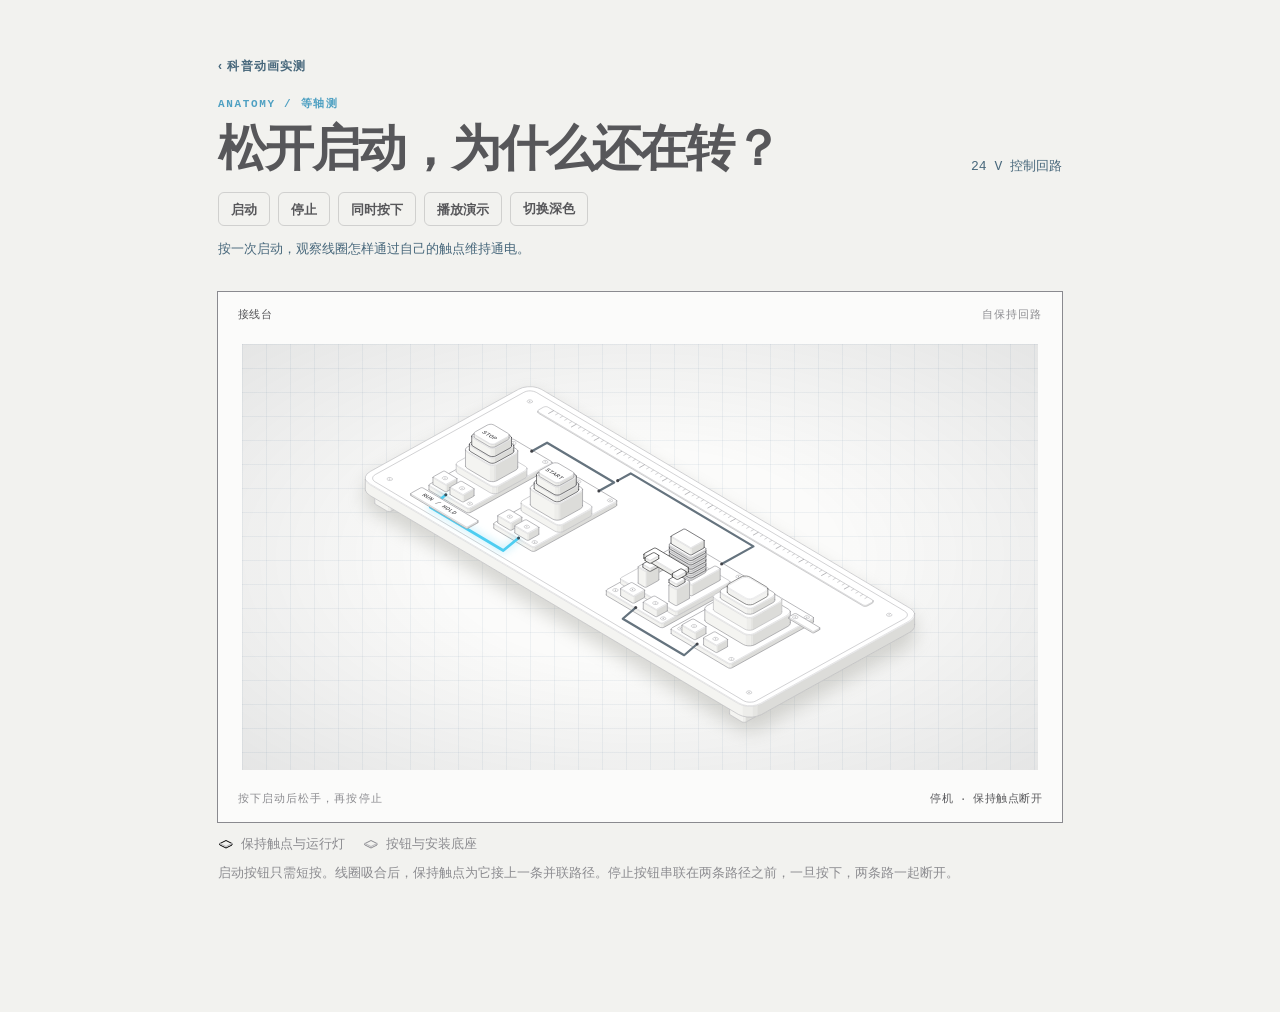
<file: anatomy/light.html>
<!doctype html><html lang="zh-CN"><head><meta charset="utf-8"><meta name="viewport" content="width=device-width, initial-scale=1"><title>松开启动，为什么还在转？</title><style>
.iso{
  --anatomy-page:#0b0b0b;--anatomy-card:#131313;--anatomy-text:#a3a3a3;--anatomy-strong:#e6e6e6;--anatomy-muted:#6e6e6e;
  --anatomy-paper:#131313;--anatomy-face:#1b1b1b;--anatomy-top:#1c1c1c;
  --anatomy-shade-0:#0f0f0f;--anatomy-shade-1:#121212;--anatomy-shade-2:#151515;--anatomy-shade-3:#181818;
  --anatomy-lit-top:#262626;--anatomy-lit-shade:#1d1d1d;
  --anatomy-hi:#d4d4d4;--anatomy-mid:#6a6a6a;--anatomy-lo:#3e3e3e;--anatomy-faint:#2a2a2a;--anatomy-lit:#ffffff;
  --anatomy-halo:#050505;--anatomy-halo-opacity:.9;--anatomy-dot:#e6e6e6;
  --anatomy-red:#ff6b6b;--anatomy-green:#6be0a0;--anatomy-blue:#6b9bff;
  --anatomy-weight:.6px;--anatomy-ease:cubic-bezier(.32,.72,0,1);
  --anatomy-mono:ui-monospace,"SF Mono",Menlo,Consolas,monospace;
  --anatomy-lift:inset 0 1px 0 0 #ffffff0a,inset 0 0 0 1px #ffffff06,0 0 0 1px #00000026,0 1px 1px -.5px #00000014,0 3px 3px -1.5px #00000014,0 6px 6px -3px #00000014,0 12px 12px -6px #00000014;
}
.iso[data-theme="light"]{
  --anatomy-page:#f2f2ef;--anatomy-card:#fbfbfa;--anatomy-text:#57575a;--anatomy-strong:#18181a;--anatomy-muted:#8c8c90;
  --anatomy-paper:#fbfbfa;--anatomy-face:#ffffff;--anatomy-top:#ffffff;
  --anatomy-shade-0:#dcdcd9;--anatomy-shade-1:#e5e5e2;--anatomy-shade-2:#ededea;--anatomy-shade-3:#f4f4f1;
  --anatomy-lit-top:#ffffff;--anatomy-lit-shade:#eeeeeb;
  --anatomy-hi:#26262a;--anatomy-mid:#8a8a8f;--anatomy-lo:#b4b4b8;--anatomy-faint:#d4d4d6;--anatomy-lit:#000000;
  --anatomy-halo:#8a8a80;--anatomy-halo-opacity:.32;--anatomy-dot:#3a3a3e;
  --anatomy-red:#e5484d;--anatomy-green:#30a46c;--anatomy-blue:#3e63dd;
  --anatomy-lift:inset 0 1px 0 0 #ffffff,0 0 0 1px #0000000f,0 1px 1px -.5px #0000000a,0 3px 3px -1.5px #0000000a,0 6px 6px -3px #0000000a,0 12px 12px -6px #0000000a;
}
.iso-svg{display:block;width:100%;height:auto;overflow:visible}
.iso-svg path,.iso-svg circle{vector-effect:non-scaling-stroke}
.iso-fill{fill:var(--anatomy-paper);stroke:none}
.iso-solid[data-lit]>.iso-fill{fill:var(--anatomy-face)}
.iso-shade,.iso-top{stroke:none}
.iso-shade[data-shade="0"]{fill:var(--anatomy-shade-0)}
.iso-shade[data-shade="1"]{fill:var(--anatomy-shade-1)}
.iso-shade[data-shade="2"]{fill:var(--anatomy-shade-2)}
.iso-shade[data-shade="3"]{fill:var(--anatomy-shade-3)}
.iso-top{fill:var(--anatomy-top)}
.iso-solid[data-lit]>.iso-top{fill:var(--anatomy-lit-top)}
.iso-solid[data-lit]>.iso-shade{fill:var(--anatomy-lit-shade)}
.iso-solid[data-seamless]>.iso-shade,.iso-solid[data-seamless]>.iso-top{stroke-width:.4;stroke-linejoin:round}
.iso-solid[data-seamless]>.iso-shade[data-shade="0"]{stroke:var(--anatomy-shade-0)}
.iso-solid[data-seamless]>.iso-shade[data-shade="1"]{stroke:var(--anatomy-shade-1)}
.iso-solid[data-seamless]>.iso-shade[data-shade="2"]{stroke:var(--anatomy-shade-2)}
.iso-solid[data-seamless]>.iso-shade[data-shade="3"]{stroke:var(--anatomy-shade-3)}
.iso-solid[data-seamless]>.iso-top{stroke:var(--anatomy-top)}
.iso-solid[data-seamless][data-lit]>.iso-top{stroke:var(--anatomy-lit-top)}
.iso-solid[data-seamless][data-lit]>.iso-shade{stroke:var(--anatomy-lit-shade)}
.iso-solid[data-lit]>.iso-edge{stroke:var(--anatomy-lit)}
.iso-halo{fill:var(--anatomy-halo);stroke:none;filter:blur(9px);opacity:var(--anatomy-halo-opacity);transform:translateY(3px)}
.iso-line{fill:none;stroke:var(--anatomy-lo);stroke-width:var(--anatomy-weight);stroke-linecap:round;stroke-linejoin:round}
.iso-line[data-tone="hi"]{stroke:var(--anatomy-hi)}
.iso-line[data-tone="mid"]{stroke:var(--anatomy-mid)}
.iso-line[data-tone="lo"]{stroke:var(--anatomy-lo)}
.iso-line[data-tone="faint"]{stroke:var(--anatomy-faint)}
.iso-line[data-tone="lit"]{stroke:var(--anatomy-lit)}
.iso-line[data-tone="red"]{stroke:var(--anatomy-red)}
.iso-line[data-tone="green"]{stroke:var(--anatomy-green)}
.iso-line[data-tone="blue"]{stroke:var(--anatomy-blue)}
.iso-line[data-dotted]{stroke-dasharray:.01 3.5;stroke-width:1}
.iso-line[data-dashed]{stroke-dasharray:3 3}
.iso-line[data-flow]{stroke-dasharray:2 6}
.iso-wire-end{fill:var(--anatomy-paper);stroke:var(--anatomy-lo);stroke-width:var(--anatomy-weight)}
.iso-wire[data-tone="hi"] .iso-wire-end{stroke:var(--anatomy-hi)}
.iso-wire[data-tone="mid"] .iso-wire-end{stroke:var(--anatomy-mid)}
.iso-wire[data-tone="faint"] .iso-wire-end{stroke:var(--anatomy-faint)}
.iso-wire[data-tone="lit"] .iso-wire-end{stroke:var(--anatomy-lit)}
.iso-dots circle{fill:var(--anatomy-dot);stroke:none;opacity:.32}
.iso-dots[data-tone="hi"] circle{opacity:.85}
.iso-dots[data-tone="mid"] circle{opacity:.45}
.iso-dots[data-tone="lo"] circle{opacity:.22}
.iso-dots[data-tone="faint"] circle{opacity:.12}
.iso-face-text{fill:var(--anatomy-mid);font-family:var(--anatomy-mono);letter-spacing:.04em}
.iso-face-text[data-tone="hi"]{fill:var(--anatomy-hi)}
.iso-face-text[data-tone="lo"]{fill:var(--anatomy-lo)}
.iso-face-text[data-tone="faint"]{fill:var(--anatomy-faint)}
.tb-body{fill:var(--anatomy-shade-2);stroke:none}
.tb-shine{fill:var(--anatomy-top);stroke:none}
.tb-shade{fill:var(--anatomy-shade-0);stroke:none}
.tb-ring{fill:none;stroke:var(--anatomy-lo);stroke-width:.45;stroke-linecap:butt;stroke-linejoin:round}
.tb-ring[data-tone="mid"]{stroke:var(--anatomy-mid)}
.tb-ring[data-tone="faint"]{stroke:var(--anatomy-faint)}
.tb-ring[data-tone="hi"]{stroke:var(--anatomy-hi)}
@keyframes iso-flow{to{stroke-dashoffset:-32}}
@keyframes iso-pulse{0%,100%{opacity:.18}12%{opacity:1}40%{opacity:.18}}
.iso-line[data-flow]{animation:iso-flow 1600ms linear infinite}
.iso-dots circle[data-pulse]{animation:iso-pulse 1600ms steps(1,end) infinite;animation-delay:var(--pulse-at,0ms)}
.iso-figure{margin:32px 0 36px}
.iso-plate{position:relative;padding:52px 24px;border-radius:0;background:var(--anatomy-card);box-shadow:0 0 0 1px var(--anatomy-mid);--anatomy-paper:var(--anatomy-card)}
.iso-plate-corners{position:absolute;inset:18px 20px;pointer-events:none}
.iso-plate-corner{position:absolute;color:var(--anatomy-muted);font-family:var(--anatomy-mono);font-size:10.5px;line-height:1;letter-spacing:.04em;white-space:nowrap}
.iso-plate-corner[data-corner="fig"]{top:0;left:0;color:var(--anatomy-text)}
.iso-plate-corner[data-corner="title"]{top:0;right:0;text-transform:uppercase;letter-spacing:.1em}
.iso-plate-corner[data-corner="hint"]{bottom:0;left:0;text-transform:uppercase;letter-spacing:.1em}
.iso-plate-corner[data-corner="readout"]{right:0;bottom:0;color:var(--anatomy-text);font-variant-numeric:tabular-nums}
.iso-plate .iso-svg{margin:0 auto}
.iso-legend{display:grid;gap:8px;margin-top:12px;color:var(--anatomy-muted);font-size:13px;line-height:1.55}
.iso-keys{display:flex;flex-wrap:wrap;gap:6px 18px}
.iso-key{display:inline-flex;align-items:center;gap:7px}
.iso-swatch{width:16px;height:10px;flex:none;overflow:visible}
.iso-swatch path{fill:none;stroke:var(--anatomy-hi);stroke-width:1;vector-effect:non-scaling-stroke;stroke-linejoin:round;stroke-linecap:round}
.iso-swatch[data-mark="raised"] path,.iso-swatch[data-mark="flat"] path{stroke:var(--anatomy-mid)}
.iso-swatch[data-mark="lit"] path{stroke:var(--anatomy-lit)}
.iso-swatch[data-mark="dim"] path{stroke:var(--anatomy-lo)}
.iso-swatch[data-mark="dotted"] path{stroke-dasharray:.01 3;stroke-width:1.4}
.iso-swatch[data-mark="dashed"] path{stroke-dasharray:3 2.5}
.iso-swatch[data-mark="red"] path{stroke:var(--anatomy-red)}
.iso-swatch[data-mark="green"] path{stroke:var(--anatomy-green)}
.iso-swatch[data-mark="blue"] path{stroke:var(--anatomy-blue)}
.iso-swatch-crease{stroke:var(--anatomy-lo)!important}
@media (max-width:560px){.iso-plate{padding:48px 12px 70px}.iso-plate-corner[data-corner="hint"]{bottom:18px}}
@media (prefers-reduced-motion:reduce){.iso-line[data-flow],.iso-dots circle[data-pulse]{animation:none}}

*{box-sizing:border-box}
html{color-scheme:dark}
body[data-theme="light"]{color-scheme:light}
body{margin:0;background:var(--anatomy-page);color:var(--anatomy-text);font:14px/1.6 ui-sans-serif,system-ui,-apple-system,"Segoe UI",sans-serif;-webkit-font-smoothing:antialiased}
.iso-page{width:min(650px,100% - 32px);margin:64px auto 96px}
</style><style>
body{margin:0!important}.iso-page{width:min(1040px,100% - 18px)!important;max-width:none!important;margin:0 auto 40px!important}
.workbench{max-width:940px;margin:0 auto;padding:clamp(20px,4.2vw,64px) clamp(14px,4vw,48px);font-family:"Microsoft YaHei",sans-serif}
.nav{font-size:12px;font-weight:700;letter-spacing:.09em;color:var(--sub,#7997ae);text-decoration:none}
.mast{display:flex;align-items:end;justify-content:space-between;margin:21px 0 17px;gap:12px}
h1{margin:0;font-size:clamp(28px,5vw,49px);letter-spacing:-.045em;line-height:1.06}
.kicker{color:#4ea0c2;font:700 11px/1.3 ui-monospace,monospace;letter-spacing:.15em;margin:0 0 12px}
.mast small{white-space:nowrap;font:500 13px ui-monospace,monospace;color:#7795ac}
.control-row{display:flex;align-items:center;gap:8px;flex-wrap:wrap;margin:14px 0 12px}
.control-row button,.control-row a{border:1px solid color-mix(in srgb,currentColor 22%,transparent);padding:8px 12px;border-radius:6px;background:transparent;color:inherit;text-decoration:none;font:600 13px/1.2 "Microsoft YaHei",sans-serif;min-height:34px;cursor:pointer}
.control-row button:hover,.control-row a:hover{border-color:#56bce7}
.control-row button[aria-pressed="true"]{background:#2294bf;color:white}
.iso .iso-stage{position:relative;background-image:radial-gradient(ellipse at center,transparent 35%,#090f1817),linear-gradient(#7895af19 1px,transparent 1px),linear-gradient(90deg,#7895af19 1px,transparent 1px);background-size:auto,24px 24px,24px 24px}
.iso-stage svg{display:block;max-width:100%;margin:auto}
.trace > path{fill:none;stroke:#65737e;stroke-width:2.2;stroke-linejoin:round;stroke-linecap:round}
.trace.live > path{stroke:#4ecdf1;stroke-width:2.8;filter:drop-shadow(0 0 4px #4ecdf1a0)}
#run-lens.live{filter:drop-shadow(0 0 9px #3cc5f9);opacity:1}
#run-lens{opacity:.72}
#explanation{line-height:1.65;font-size:13px;margin:0 0 17px;color:#7795ac}
[data-theme="light"] #explanation,[data-theme="light"] .mast small,[data-theme="light"] .nav{color:#47677b}
body a:focus-visible,body button:focus-visible{outline:2px solid #56bce7;outline-offset:3px}
@media(max-width:500px){.mast small{display:none}.control-row button,.control-row a{padding:7px 9px}.workbench{padding-top:22px}}
</style></head><body class="iso" data-theme="light"><main class="iso-page"><main class="workbench"><a class="nav" href="../index.html">‹ 科普动画实测</a>
  <div class="mast"><div><p class="kicker">ANATOMY / 等轴测</p><h1>松开启动，为什么还在转？</h1></div><small>24 V 控制回路</small></div>
  <div class="control-row">
  <button id="start" type="button">启动</button><button id="stop" type="button">停止</button>
  <button id="together" type="button">同时按下</button><button id="tour" type="button" aria-pressed="false">播放演示</button>
  <a href="./index.html">切换深色</a>
</div><p id="explanation" aria-live="polite">按一次启动，观察线圈怎样通过自己的触点维持通电。</p><figure class="iso-figure"><div class="iso-plate"><div class="iso-plate-corners" aria-hidden="true"><span class="iso-plate-corner" data-corner="fig">接线台</span><span class="iso-plate-corner" data-corner="title">自保持回路</span><span class="iso-plate-corner" data-corner="hint">按下启动后松手，再按停止</span><span class="iso-plate-corner" data-corner="readout" data-readout>停机 · 保持触点断开</span></div><div class="iso-stage" aria-label="启停自保持结构和运行状态"><svg xmlns="http://www.w3.org/2000/svg" class="iso-svg" viewBox="0 0 780 418" role="img" aria-label="开盖的自保持教学台，左边是停止和启动按钮，中间是线圈和保持触点，右边是运行指示灯。"><path class="iso-halo" d="M120.8 136.6L121.1 134.8L122.1 133.1L123.6 131.5L125.7 130.2L271 49.6L273.5 48.5L276.3 47.7L279.3 47.2L282.5 47.1L285.6 47.3L288.6 47.8L291.3 48.7L293.7 49.9L654.7 264.3L656.7 265.7L658.1 267.3L659 269.1L659.2 270.9L659.2 286.6L658.9 288.4L657.9 290.1L656.4 291.7L654.3 293.1L509 373.6L506.5 374.7L503.7 375.6L500.7 376L497.5 376.2L494.4 376L491.4 375.4L488.7 374.6L486.3 373.4L125.3 159L123.3 157.5L121.9 155.9L121 154.2L120.8 152.4Z"/><g class="iso-solid"><path class="iso-fill" d="M270.9 71.5L270.9 70.9L271.2 70.4L271.8 69.9L281.1 64.8L281.9 64.5L282.9 64.3L283.9 64.3L284.8 64.5L285.6 64.8L296.7 71.5L297.3 71.9L297.6 72.5L297.6 79.1L297.6 79.6L297.3 80.2L296.7 80.6L287.4 85.7L286.6 86.1L285.7 86.2L284.7 86.2L283.7 86.1L282.9 85.7L271.8 79.1L271.2 78.6L270.9 78.1Z"/><path class="iso-shade" data-shade="0" d="M297.6 79.1L297.6 79.6L297.6 73.1L297.6 72.5ZM297.6 79.6L297.3 80.2L297.3 73.6L297.6 73.1ZM297.3 80.2L296.7 80.6L296.7 74.1L297.3 73.6ZM296.7 80.6L287.4 85.7L287.4 79.2L296.7 74.1ZM287.4 85.7L286.6 86.1L286.6 79.5L287.4 79.2Z"/><path class="iso-shade" data-shade="1" d="M286.6 86.1L285.7 86.2L285.7 79.7L286.6 79.5Z"/><path class="iso-shade" data-shade="2" d="M285.7 86.2L284.7 86.2L284.7 79.7L285.7 79.7ZM284.7 86.2L283.7 86.1L283.7 79.5L284.7 79.7Z"/><path class="iso-shade" data-shade="3" d="M283.7 86.1L282.9 85.7L282.9 79.1L283.7 79.5ZM282.9 85.7L271.8 79.1L271.8 72.5L282.9 79.1ZM271.8 79.1L271.2 78.6L271.2 72L271.8 72.5ZM271.2 78.6L270.9 78.1L270.9 71.5L271.2 72Z"/><path class="iso-top" d="M296.7 71.5L297.3 71.9L297.6 72.5L297.6 73.1L297.3 73.6L296.7 74.1L287.4 79.2L286.6 79.5L285.7 79.7L284.7 79.7L283.7 79.5L282.9 79.1L271.8 72.5L271.2 72L270.9 71.5L270.9 70.9L271.2 70.4L271.8 69.9L281.1 64.8L281.9 64.5L282.9 64.3L283.9 64.3L284.8 64.5L285.6 64.8Z"/><path class="iso-line iso-crease" data-tone="faint" d="M297.6 72.5L297.6 73.1L297.3 73.6L296.7 74.1L287.4 79.2L286.6 79.5L285.7 79.7L284.7 79.7L283.7 79.5L282.9 79.1L271.8 72.5L271.2 72L270.9 71.5"/><path class="iso-line iso-bevel" data-tone="faint" d="M297.6 72.5L296.5 72.9L296.3 73.3L295.8 73.6L286.7 78.7L286.1 78.9L285.5 79L284.9 79L284.2 78.9L283.7 78.6L272.6 72.1L272.2 71.8L270.9 71.5"/><path class="iso-line iso-edge" data-tone="lo" d="M270.9 71.5L270.9 70.9L271.2 70.4L271.8 69.9L281.1 64.8L281.9 64.5L282.9 64.3L283.9 64.3L284.8 64.5L285.6 64.8L296.7 71.5L297.3 71.9L297.6 72.5M297.6 79.1L297.6 79.6L297.3 80.2L296.7 80.6L287.4 85.7L286.6 86.1L285.7 86.2L284.7 86.2L283.7 86.1L282.9 85.7L271.8 79.1L271.2 78.6L270.9 78.1M297.6 72.5L297.6 79.1M270.9 71.5L270.9 78.1"/></g><g class="iso-solid"><path class="iso-fill" d="M274.3 68.2L274.3 67.7L274.6 67.1L275.2 66.7L282.1 62.8L283 62.5L283.9 62.3L284.9 62.3L285.9 62.5L286.7 62.9L293.4 66.8L293.9 67.3L294.2 67.9L294.2 71.8L294.2 72.4L293.9 72.9L293.3 73.4L286.4 77.2L285.5 77.5L284.6 77.7L283.6 77.7L282.6 77.5L281.8 77.2L275.1 73.2L274.6 72.7L274.3 72.2Z"/><path class="iso-shade" data-shade="0" d="M294.2 71.8L294.2 72.4L294.2 68.4L294.2 67.9ZM294.2 72.4L293.9 72.9L293.9 69L294.2 68.4ZM293.9 72.9L293.3 73.4L293.3 69.4L293.9 69ZM293.3 73.4L286.4 77.2L286.4 73.3L293.3 69.4ZM286.4 77.2L285.5 77.5L285.5 73.6L286.4 73.3Z"/><path class="iso-shade" data-shade="1" d="M285.5 77.5L284.6 77.7L284.6 73.8L285.5 73.6Z"/><path class="iso-shade" data-shade="2" d="M284.6 77.7L283.6 77.7L283.6 73.8L284.6 73.8ZM283.6 77.7L282.6 77.5L282.6 73.6L283.6 73.8Z"/><path class="iso-shade" data-shade="3" d="M282.6 77.5L281.8 77.2L281.8 73.2L282.6 73.6ZM281.8 77.2L275.1 73.2L275.1 69.3L281.8 73.2ZM275.1 73.2L274.6 72.7L274.6 68.8L275.1 69.3ZM274.6 72.7L274.3 72.2L274.3 68.2L274.6 68.8Z"/><path class="iso-top" d="M293.4 66.8L293.9 67.3L294.2 67.9L294.2 68.4L293.9 69L293.3 69.4L286.4 73.3L285.5 73.6L284.6 73.8L283.6 73.8L282.6 73.6L281.8 73.2L275.1 69.3L274.6 68.8L274.3 68.2L274.3 67.7L274.6 67.1L275.2 66.7L282.1 62.8L283 62.5L283.9 62.3L284.9 62.3L285.9 62.5L286.7 62.9Z"/><path class="iso-line iso-crease" data-tone="faint" d="M294.2 67.9L294.2 68.4L293.9 69L293.3 69.4L286.4 73.3L285.5 73.6L284.6 73.8L283.6 73.8L282.6 73.6L281.8 73.2L275.1 69.3L274.6 68.8L274.3 68.2"/><path class="iso-line iso-bevel" data-tone="faint" d="M294.2 67.9L293.1 68.3L292.9 68.7L292.4 69L285.6 72.8L285 73L284.4 73.1L283.8 73.1L283.2 73L282.6 72.7L276 68.8L275.6 68.5L274.3 68.2"/><path class="iso-line iso-edge" data-tone="mid" d="M274.3 68.2L274.3 67.7L274.6 67.1L275.2 66.7L282.1 62.8L283 62.5L283.9 62.3L284.9 62.3L285.9 62.5L286.7 62.9L293.4 66.8L293.9 67.3L294.2 67.9M294.2 71.8L294.2 72.4L293.9 72.9L293.3 73.4L286.4 77.2L285.5 77.5L284.6 77.7L283.6 77.7L282.6 77.5L281.8 77.2L275.1 73.2L274.6 72.7L274.3 72.2M294.2 67.9L294.2 71.8M274.3 68.2L274.3 72.2"/></g><g class="iso-solid"><path class="iso-fill" d="M130.1 149.5L130.1 148.9L130.5 148.3L131.1 147.9L140.3 142.8L141.1 142.4L142.1 142.3L143.1 142.3L144 142.5L144.8 142.8L156 149.4L156.6 149.9L156.8 150.5L156.8 157L156.8 157.6L156.5 158.1L155.9 158.6L146.7 163.7L145.8 164.1L144.9 164.2L143.9 164.2L142.9 164L142.1 163.7L131 157.1L130.4 156.6L130.1 156Z"/><path class="iso-shade" data-shade="0" d="M156.8 157L156.8 157.6L156.8 151L156.8 150.5ZM156.8 157.6L156.5 158.1L156.5 151.6L156.8 151ZM156.5 158.1L155.9 158.6L155.9 152L156.5 151.6ZM155.9 158.6L146.7 163.7L146.7 157.2L155.9 152ZM146.7 163.7L145.8 164.1L145.8 157.5L146.7 157.2Z"/><path class="iso-shade" data-shade="1" d="M145.8 164.1L144.9 164.2L144.9 157.6L145.8 157.5Z"/><path class="iso-shade" data-shade="2" d="M144.9 164.2L143.9 164.2L143.9 157.6L144.9 157.6ZM143.9 164.2L142.9 164L142.9 157.5L143.9 157.6Z"/><path class="iso-shade" data-shade="3" d="M142.9 164L142.1 163.7L142.1 157.1L142.9 157.5ZM142.1 163.7L131 157.1L131 150.5L142.1 157.1ZM131 157.1L130.4 156.6L130.4 150L131 150.5ZM130.4 156.6L130.1 156L130.1 149.5L130.4 150Z"/><path class="iso-top" d="M156 149.4L156.6 149.9L156.8 150.5L156.8 151L156.5 151.6L155.9 152L146.7 157.2L145.8 157.5L144.9 157.6L143.9 157.6L142.9 157.5L142.1 157.1L131 150.5L130.4 150L130.1 149.5L130.1 148.9L130.5 148.3L131.1 147.9L140.3 142.8L141.1 142.4L142.1 142.3L143.1 142.3L144 142.5L144.8 142.8Z"/><path class="iso-line iso-crease" data-tone="faint" d="M156.8 150.5L156.8 151L156.5 151.6L155.9 152L146.7 157.2L145.8 157.5L144.9 157.6L143.9 157.6L142.9 157.5L142.1 157.1L131 150.5L130.4 150L130.1 149.5"/><path class="iso-line iso-bevel" data-tone="faint" d="M156.8 150.5L155.7 150.9L155.5 151.3L155 151.6L145.9 156.6L145.3 156.9L144.7 157L144.1 157L143.5 156.9L142.9 156.6L131.9 150.1L131.5 149.7L130.1 149.5"/><path class="iso-line iso-edge" data-tone="lo" d="M130.1 149.5L130.1 148.9L130.5 148.3L131.1 147.9L140.3 142.8L141.1 142.4L142.1 142.3L143.1 142.3L144 142.5L144.8 142.8L156 149.4L156.6 149.9L156.8 150.5M156.8 157L156.8 157.6L156.5 158.1L155.9 158.6L146.7 163.7L145.8 164.1L144.9 164.2L143.9 164.2L142.9 164L142.1 163.7L131 157.1L130.4 156.6L130.1 156M156.8 150.5L156.8 157M130.1 149.5L130.1 156"/></g><g class="iso-solid"><path class="iso-fill" d="M133.5 146.2L133.5 145.6L133.8 145.1L134.5 144.6L141.4 140.8L142.2 140.5L143.2 140.3L144.2 140.3L145.1 140.5L145.9 140.8L152.6 144.8L153.2 145.3L153.5 145.8L153.5 149.8L153.4 150.3L153.1 150.9L152.5 151.4L145.6 155.2L144.8 155.5L143.8 155.7L142.8 155.7L141.9 155.5L141.1 155.1L134.4 151.2L133.8 150.7L133.5 150.1Z"/><path class="iso-shade" data-shade="0" d="M153.5 149.8L153.4 150.3L153.4 146.4L153.5 145.8ZM153.4 150.3L153.1 150.9L153.1 147L153.4 146.4ZM153.1 150.9L152.5 151.4L152.5 147.4L153.1 147ZM152.5 151.4L145.6 155.2L145.6 151.2L152.5 147.4ZM145.6 155.2L144.8 155.5L144.8 151.6L145.6 151.2Z"/><path class="iso-shade" data-shade="1" d="M144.8 155.5L143.8 155.7L143.8 151.7L144.8 151.6Z"/><path class="iso-shade" data-shade="2" d="M143.8 155.7L142.8 155.7L142.8 151.7L143.8 151.7ZM142.8 155.7L141.9 155.5L141.9 151.5L142.8 151.7Z"/><path class="iso-shade" data-shade="3" d="M141.9 155.5L141.1 155.1L141.1 151.2L141.9 151.5ZM141.1 155.1L134.4 151.2L134.4 147.2L141.1 151.2ZM134.4 151.2L133.8 150.7L133.8 146.8L134.4 147.2ZM133.8 150.7L133.5 150.1L133.5 146.2L133.8 146.8Z"/><path class="iso-top" d="M152.6 144.8L153.2 145.3L153.5 145.8L153.4 146.4L153.1 147L152.5 147.4L145.6 151.2L144.8 151.6L143.8 151.7L142.8 151.7L141.9 151.5L141.1 151.2L134.4 147.2L133.8 146.8L133.5 146.2L133.5 145.6L133.8 145.1L134.5 144.6L141.4 140.8L142.2 140.5L143.2 140.3L144.2 140.3L145.1 140.5L145.9 140.8Z"/><path class="iso-line iso-crease" data-tone="faint" d="M153.5 145.8L153.4 146.4L153.1 147L152.5 147.4L145.6 151.2L144.8 151.6L143.8 151.7L142.8 151.7L141.9 151.5L141.1 151.2L134.4 147.2L133.8 146.8L133.5 146.2"/><path class="iso-line iso-bevel" data-tone="faint" d="M153.5 145.8L152.3 146.3L152.1 146.6L151.7 147L144.9 150.7L144.3 151L143.7 151.1L143 151.1L142.4 151L141.8 150.7L135.3 146.8L134.8 146.5L133.5 146.2"/><path class="iso-line iso-edge" data-tone="mid" d="M133.5 146.2L133.5 145.6L133.8 145.1L134.5 144.6L141.4 140.8L142.2 140.5L143.2 140.3L144.2 140.3L145.1 140.5L145.9 140.8L152.6 144.8L153.2 145.3L153.5 145.8M153.5 149.8L153.4 150.3L153.1 150.9L152.5 151.4L145.6 155.2L144.8 155.5L143.8 155.7L142.8 155.7L141.9 155.5L141.1 155.1L134.4 151.2L133.8 150.7L133.5 150.1M153.5 145.8L153.5 149.8M133.5 146.2L133.5 150.1"/></g><g class="iso-solid"><path class="iso-fill" d="M618.5 278L618.6 277.4L618.9 276.9L619.5 276.4L628.7 271.3L629.5 271L630.5 270.8L631.5 270.8L632.5 271L633.3 271.3L644.4 278L645 278.4L645.3 279L645.3 285.5L645.2 286.1L644.9 286.7L644.3 287.1L635.1 292.2L634.3 292.6L633.3 292.7L632.3 292.7L631.4 292.5L630.5 292.2L619.4 285.6L618.8 285.1L618.5 284.6Z"/><path class="iso-shade" data-shade="0" d="M645.3 285.5L645.2 286.1L645.2 279.6L645.3 279ZM645.2 286.1L644.9 286.7L644.9 280.1L645.2 279.6ZM644.9 286.7L644.3 287.1L644.3 280.6L644.9 280.1ZM644.3 287.1L635.1 292.2L635.1 285.7L644.3 280.6ZM635.1 292.2L634.3 292.6L634.3 286L635.1 285.7Z"/><path class="iso-shade" data-shade="1" d="M634.3 292.6L633.3 292.7L633.3 286.2L634.3 286Z"/><path class="iso-shade" data-shade="2" d="M633.3 292.7L632.3 292.7L632.3 286.2L633.3 286.2ZM632.3 292.7L631.4 292.5L631.4 286L632.3 286.2Z"/><path class="iso-shade" data-shade="3" d="M631.4 292.5L630.5 292.2L630.5 285.6L631.4 286ZM630.5 292.2L619.4 285.6L619.4 279L630.5 285.6ZM619.4 285.6L618.8 285.1L618.8 278.5L619.4 279ZM618.8 285.1L618.5 284.6L618.5 278L618.8 278.5Z"/><path class="iso-top" d="M644.4 278L645 278.4L645.3 279L645.2 279.6L644.9 280.1L644.3 280.6L635.1 285.7L634.3 286L633.3 286.2L632.3 286.2L631.4 286L630.5 285.6L619.4 279L618.8 278.5L618.5 278L618.6 277.4L618.9 276.9L619.5 276.4L628.7 271.3L629.5 271L630.5 270.8L631.5 270.8L632.5 271L633.3 271.3Z"/><path class="iso-line iso-crease" data-tone="faint" d="M645.3 279L645.2 279.6L644.9 280.1L644.3 280.6L635.1 285.7L634.3 286L633.3 286.2L632.3 286.2L631.4 286L630.5 285.6L619.4 279L618.8 278.5L618.5 278"/><path class="iso-line iso-bevel" data-tone="faint" d="M645.3 279L644.1 279.4L643.9 279.8L643.5 280.1L634.4 285.2L633.8 285.4L633.1 285.5L632.5 285.5L631.9 285.4L631.3 285.1L620.3 278.6L619.9 278.2L618.5 278"/><path class="iso-line iso-edge" data-tone="lo" d="M618.5 278L618.6 277.4L618.9 276.9L619.5 276.4L628.7 271.3L629.5 271L630.5 270.8L631.5 270.8L632.5 271L633.3 271.3L644.4 278L645 278.4L645.3 279M645.3 285.5L645.2 286.1L644.9 286.7L644.3 287.1L635.1 292.2L634.3 292.6L633.3 292.7L632.3 292.7L631.4 292.5L630.5 292.2L619.4 285.6L618.8 285.1L618.5 284.6M645.3 279L645.3 285.5M618.5 278L618.5 284.6"/></g><g class="iso-solid"><path class="iso-fill" d="M621.9 274.7L621.9 274.1L622.3 273.6L622.9 273.1L629.8 269.3L630.6 269L631.6 268.8L632.6 268.8L633.5 269L634.3 269.4L641 273.3L641.6 273.8L641.9 274.3L641.9 278.3L641.9 278.9L641.5 279.4L640.9 279.9L634 283.7L633.2 284L632.2 284.2L631.2 284.2L630.3 284L629.5 283.7L622.8 279.7L622.2 279.2L621.9 278.7Z"/><path class="iso-shade" data-shade="0" d="M641.9 278.3L641.9 278.9L641.9 274.9L641.9 274.3ZM641.9 278.9L641.5 279.4L641.5 275.5L641.9 274.9ZM641.5 279.4L640.9 279.9L640.9 275.9L641.5 275.5ZM640.9 279.9L634 283.7L634 279.8L640.9 275.9ZM634 283.7L633.2 284L633.2 280.1L634 279.8Z"/><path class="iso-shade" data-shade="1" d="M633.2 284L632.2 284.2L632.2 280.3L633.2 280.1Z"/><path class="iso-shade" data-shade="2" d="M632.2 284.2L631.2 284.2L631.2 280.3L632.2 280.3ZM631.2 284.2L630.3 284L630.3 280.1L631.2 280.3Z"/><path class="iso-shade" data-shade="3" d="M630.3 284L629.5 283.7L629.5 279.7L630.3 280.1ZM629.5 283.7L622.8 279.7L622.8 275.7L629.5 279.7ZM622.8 279.7L622.2 279.2L622.2 275.3L622.8 275.7ZM622.2 279.2L621.9 278.7L621.9 274.7L622.2 275.3Z"/><path class="iso-top" d="M641 273.3L641.6 273.8L641.9 274.3L641.9 274.9L641.5 275.5L640.9 275.9L634 279.8L633.2 280.1L632.2 280.3L631.2 280.3L630.3 280.1L629.5 279.7L622.8 275.7L622.2 275.3L621.9 274.7L621.9 274.1L622.3 273.6L622.9 273.1L629.8 269.3L630.6 269L631.6 268.8L632.6 268.8L633.5 269L634.3 269.4Z"/><path class="iso-line iso-crease" data-tone="faint" d="M641.9 274.3L641.9 274.9L641.5 275.5L640.9 275.9L634 279.8L633.2 280.1L632.2 280.3L631.2 280.3L630.3 280.1L629.5 279.7L622.8 275.7L622.2 275.3L621.9 274.7"/><path class="iso-line iso-bevel" data-tone="faint" d="M641.9 274.3L640.7 274.8L640.5 275.2L640.1 275.5L633.3 279.3L632.7 279.5L632.1 279.6L631.4 279.6L630.8 279.5L630.2 279.2L623.7 275.3L623.3 275L621.9 274.7"/><path class="iso-line iso-edge" data-tone="mid" d="M621.9 274.7L621.9 274.1L622.3 273.6L622.9 273.1L629.8 269.3L630.6 269L631.6 268.8L632.6 268.8L633.5 269L634.3 269.4L641 273.3L641.6 273.8L641.9 274.3M641.9 278.3L641.9 278.9L641.5 279.4L640.9 279.9L634 283.7L633.2 284L632.2 284.2L631.2 284.2L630.3 284L629.5 283.7L622.8 279.7L622.2 279.2L621.9 278.7M641.9 274.3L641.9 278.3M621.9 274.7L621.9 278.7"/></g><g class="iso-solid"><path class="iso-fill" d="M477.8 356L477.8 355.4L478.1 354.8L478.7 354.4L487.9 349.3L488.8 348.9L489.7 348.8L490.7 348.8L491.7 349L492.5 349.3L503.6 355.9L504.2 356.4L504.5 356.9L504.5 363.5L504.5 364.1L504.2 364.6L503.5 365.1L494.3 370.2L493.5 370.5L492.5 370.7L491.5 370.7L490.6 370.5L489.8 370.2L478.6 363.5L478.1 363.1L477.8 362.5Z"/><path class="iso-shade" data-shade="0" d="M504.5 363.5L504.5 364.1L504.5 357.5L504.5 356.9ZM504.5 364.1L504.2 364.6L504.2 358.1L504.5 357.5ZM504.2 364.6L503.5 365.1L503.5 358.5L504.2 358.1ZM503.5 365.1L494.3 370.2L494.3 363.6L503.5 358.5ZM494.3 370.2L493.5 370.5L493.5 364L494.3 363.6Z"/><path class="iso-shade" data-shade="1" d="M493.5 370.5L492.5 370.7L492.5 364.1L493.5 364Z"/><path class="iso-shade" data-shade="2" d="M492.5 370.7L491.5 370.7L491.5 364.1L492.5 364.1ZM491.5 370.7L490.6 370.5L490.6 363.9L491.5 364.1Z"/><path class="iso-shade" data-shade="3" d="M490.6 370.5L489.8 370.2L489.8 363.6L490.6 363.9ZM489.8 370.2L478.6 363.5L478.6 357L489.8 363.6ZM478.6 363.5L478.1 363.1L478.1 356.5L478.6 357ZM478.1 363.1L477.8 362.5L477.8 356L478.1 356.5Z"/><path class="iso-top" d="M503.6 355.9L504.2 356.4L504.5 356.9L504.5 357.5L504.2 358.1L503.5 358.5L494.3 363.6L493.5 364L492.5 364.1L491.5 364.1L490.6 363.9L489.8 363.6L478.6 357L478.1 356.5L477.8 356L477.8 355.4L478.1 354.8L478.7 354.4L487.9 349.3L488.8 348.9L489.7 348.8L490.7 348.8L491.7 349L492.5 349.3Z"/><path class="iso-line iso-crease" data-tone="faint" d="M504.5 356.9L504.5 357.5L504.2 358.1L503.5 358.5L494.3 363.6L493.5 364L492.5 364.1L491.5 364.1L490.6 363.9L489.8 363.6L478.6 357L478.1 356.5L477.8 356"/><path class="iso-line iso-bevel" data-tone="faint" d="M504.5 356.9L503.3 357.4L503.1 357.8L502.7 358.1L493.6 363.1L493 363.4L492.4 363.5L491.7 363.5L491.1 363.4L490.5 363.1L479.5 356.6L479.1 356.2L477.8 356"/><path class="iso-line iso-edge" data-tone="lo" d="M477.8 356L477.8 355.4L478.1 354.8L478.7 354.4L487.9 349.3L488.8 348.9L489.7 348.8L490.7 348.8L491.7 349L492.5 349.3L503.6 355.9L504.2 356.4L504.5 356.9M504.5 363.5L504.5 364.1L504.2 364.6L503.5 365.1L494.3 370.2L493.5 370.5L492.5 370.7L491.5 370.7L490.6 370.5L489.8 370.2L478.6 363.5L478.1 363.1L477.8 362.5M504.5 356.9L504.5 363.5M477.8 356L477.8 362.5"/></g><g class="iso-solid"><path class="iso-fill" d="M481.2 352.7L481.2 352.1L481.5 351.6L482.1 351.1L489 347.3L489.8 347L490.8 346.8L491.8 346.8L492.8 347L493.6 347.3L500.2 351.3L500.8 351.8L501.1 352.3L501.1 356.3L501.1 356.8L500.8 357.4L500.2 357.8L493.2 361.7L492.4 362L491.5 362.2L490.5 362.2L489.5 362L488.7 361.6L482 357.7L481.4 357.2L481.2 356.6Z"/><path class="iso-shade" data-shade="0" d="M501.1 356.3L501.1 356.8L501.1 352.9L501.1 352.3ZM501.1 356.8L500.8 357.4L500.8 353.4L501.1 352.9ZM500.8 357.4L500.2 357.8L500.2 353.9L500.8 353.4ZM500.2 357.8L493.2 361.7L493.2 357.7L500.2 353.9ZM493.2 361.7L492.4 362L492.4 358.1L493.2 357.7Z"/><path class="iso-shade" data-shade="1" d="M492.4 362L491.5 362.2L491.5 358.2L492.4 358.1Z"/><path class="iso-shade" data-shade="2" d="M491.5 362.2L490.5 362.2L490.5 358.2L491.5 358.2ZM490.5 362.2L489.5 362L489.5 358L490.5 358.2Z"/><path class="iso-shade" data-shade="3" d="M489.5 362L488.7 361.6L488.7 357.7L489.5 358ZM488.7 361.6L482 357.7L482 353.7L488.7 357.7ZM482 357.7L481.4 357.2L481.4 353.2L482 353.7ZM481.4 357.2L481.2 356.6L481.2 352.7L481.4 353.2Z"/><path class="iso-top" d="M500.2 351.3L500.8 351.8L501.1 352.3L501.1 352.9L500.8 353.4L500.2 353.9L493.2 357.7L492.4 358.1L491.5 358.2L490.5 358.2L489.5 358L488.7 357.7L482 353.7L481.4 353.2L481.2 352.7L481.2 352.1L481.5 351.6L482.1 351.1L489 347.3L489.8 347L490.8 346.8L491.8 346.8L492.8 347L493.6 347.3Z"/><path class="iso-line iso-crease" data-tone="faint" d="M501.1 352.3L501.1 352.9L500.8 353.4L500.2 353.9L493.2 357.7L492.4 358.1L491.5 358.2L490.5 358.2L489.5 358L488.7 357.7L482 353.7L481.4 353.2L481.2 352.7"/><path class="iso-line iso-bevel" data-tone="faint" d="M501.1 352.3L500 352.8L499.7 353.1L499.3 353.5L492.5 357.2L491.9 357.5L491.3 357.6L490.7 357.6L490 357.5L489.5 357.2L482.9 353.3L482.5 353L481.2 352.7"/><path class="iso-line iso-edge" data-tone="mid" d="M481.2 352.7L481.2 352.1L481.5 351.6L482.1 351.1L489 347.3L489.8 347L490.8 346.8L491.8 346.8L492.8 347L493.6 347.3L500.2 351.3L500.8 351.8L501.1 352.3M501.1 356.3L501.1 356.8L500.8 357.4L500.2 357.8L493.2 361.7L492.4 362L491.5 362.2L490.5 362.2L489.5 362L488.7 361.6L482 357.7L481.4 357.2L481.2 356.6M501.1 352.3L501.1 356.3M481.2 352.7L481.2 356.6"/></g><g class="iso-solid"><path class="iso-fill" d="M120.9 132.8L121 129.9L122.6 127.2L125.7 124.9L271 44.4L275.2 42.7L280 41.9L285 41.9L289.7 42.9L293.7 44.6L654.7 259L657.6 261.4L659.1 264.2L659.1 274.7L659 277.5L657.4 280.3L654.3 282.6L509 363.1L504.8 364.7L500 365.6L495 365.5L490.3 364.6L486.3 362.9L125.3 148.4L122.4 146.1L120.9 143.3Z"/><path class="iso-shade" data-shade="0" d="M659.1 274.7L659 277.5L659 267L659.1 264.2ZM659 277.5L657.4 280.3L657.4 269.8L659 267ZM657.4 280.3L654.3 282.6L654.3 272.1L657.4 269.8ZM654.3 282.6L509 363.1L509 352.6L654.3 272.1ZM509 363.1L504.8 364.7L504.8 354.2L509 352.6Z"/><path class="iso-shade" data-shade="1" d="M504.8 364.7L500 365.6L500 355.1L504.8 354.2Z"/><path class="iso-shade" data-shade="2" d="M500 365.6L495 365.5L495 355L500 355.1ZM495 365.5L490.3 364.6L490.3 354.1L495 355Z"/><path class="iso-shade" data-shade="3" d="M490.3 364.6L486.3 362.9L486.3 352.4L490.3 354.1ZM486.3 362.9L125.3 148.4L125.3 137.9L486.3 352.4ZM125.3 148.4L122.4 146.1L122.4 135.6L125.3 137.9ZM122.4 146.1L120.9 143.3L120.9 132.8L122.4 135.6Z"/><path class="iso-top" d="M654.7 259L657.6 261.4L659.1 264.2L659 267L657.4 269.8L654.3 272.1L509 352.6L504.8 354.2L500 355.1L495 355L490.3 354.1L486.3 352.4L125.3 137.9L122.4 135.6L120.9 132.8L121 129.9L122.6 127.2L125.7 124.9L271 44.4L275.2 42.7L280 41.9L285 41.9L289.7 42.9L293.7 44.6Z"/><path class="iso-line iso-crease" data-tone="faint" d="M659.1 264.2L659 267L657.4 269.8L654.3 272.1L509 352.6L504.8 354.2L500 355.1L495 355L490.3 354.1L486.3 352.4L125.3 137.9L122.4 135.6L120.9 132.8"/><path class="iso-line iso-bevel" data-tone="faint" d="M659.1 264.2L657.9 266.9L656.3 269.4L653.5 271.6L508.2 352.1L504.3 353.6L499.9 354.4L495.2 354.4L490.8 353.5L487 351.9L126.2 137.5L123.4 135.3L120.9 132.8"/><path class="iso-line iso-edge" data-tone="lo" d="M120.9 132.8L121 129.9L122.6 127.2L125.7 124.9L271 44.4L275.2 42.7L280 41.9L285 41.9L289.7 42.9L293.7 44.6L654.7 259L657.6 261.4L659.1 264.2M659.1 274.7L659 277.5L657.4 280.3L654.3 282.6L509 363.1L504.8 364.7L500 365.6L495 365.5L490.3 364.6L486.3 362.9L125.3 148.4L122.4 146.1L120.9 143.3M659.1 264.2L659.1 274.7M120.9 132.8L120.9 143.3"/></g><path class="iso-line" data-tone="lo" d="M649.5 261.9L650.6 262.7L651.4 263.6L651.9 264.5L652 265.5L651.8 266.5L651.3 267.5L650.5 268.3L649.3 269.1L503.9 349.6L502.6 350.2L501.1 350.7L499.4 350.9L497.7 351L495.9 350.9L494.3 350.6L492.8 350.1L491.5 349.5L130.5 135.1L129.4 134.3L128.6 133.4L128.1 132.4L128 131.4L128.2 130.5L128.7 129.5L129.5 128.7L130.7 127.9L276.1 47.4L277.4 46.8L278.9 46.3L280.6 46L282.3 45.9L284.1 46.1L285.7 46.4L287.2 46.9L288.5 47.5Z"/><path class="iso-line" data-tone="lo" d="M283.9 57.3L282.7 57.7L281.3 57.7L280.1 57.3L279.5 56.6L279.5 55.8L280.2 55.1L281.4 54.7L282.8 54.8L283.9 55.2L284.6 55.8L284.6 56.6Z"/><g class="iso-dots" data-tone="mid"><circle cx="282" cy="56.2" r="0.55"/></g><path class="iso-line" data-tone="lo" d="M146.6 133.4L145.4 133.7L144 133.7L142.8 133.3L142.1 132.6L142.2 131.8L142.9 131.2L144.1 130.8L145.4 130.8L146.6 131.2L147.3 131.9L147.3 132.7Z"/><g class="iso-dots" data-tone="mid"><circle cx="144.7" cy="132.3" r="0.55"/></g><path class="iso-line" data-tone="lo" d="M636 266.4L634.8 266.8L633.4 266.8L632.2 266.4L631.6 265.7L631.6 264.9L632.3 264.3L633.5 263.9L634.9 263.9L636 264.3L636.7 265L636.7 265.8Z"/><g class="iso-dots" data-tone="mid"><circle cx="634.1" cy="265.3" r="0.55"/></g><path class="iso-line" data-tone="lo" d="M498.7 342.5L497.5 342.9L496.1 342.9L494.9 342.5L494.3 341.8L494.3 341L495 340.3L496.2 339.9L497.6 339.9L498.7 340.3L499.4 341L499.4 341.8Z"/><g class="iso-dots" data-tone="mid"><circle cx="496.8" cy="341.4" r="0.55"/></g><g class="iso-solid"><path class="iso-fill" d="M289.9 66L289.9 65.5L290.2 64.9L290.8 64.5L295.4 61.9L296.3 61.6L297.2 61.4L298.2 61.4L299.2 61.6L300 62L617.5 250.6L618.1 251L618.4 251.6L618.4 252.5L618.4 253.1L618.1 253.7L617.5 254.1L612.8 256.7L612 257L611.1 257.2L610.1 257.2L609.1 257L608.3 256.6L290.7 68L290.2 67.5L289.9 67Z"/><path class="iso-shade" data-shade="0" d="M618.4 252.5L618.4 253.1L618.4 252.2L618.4 251.6ZM618.4 253.1L618.1 253.7L618.1 252.7L618.4 252.2ZM618.1 253.7L617.5 254.1L617.5 253.2L618.1 252.7ZM617.5 254.1L612.8 256.7L612.8 255.7L617.5 253.2ZM612.8 256.7L612 257L612 256.1L612.8 255.7Z"/><path class="iso-shade" data-shade="1" d="M612 257L611.1 257.2L611.1 256.2L612 256.1Z"/><path class="iso-shade" data-shade="2" d="M611.1 257.2L610.1 257.2L610.1 256.2L611.1 256.2ZM610.1 257.2L609.1 257L609.1 256L610.1 256.2Z"/><path class="iso-shade" data-shade="3" d="M609.1 257L608.3 256.6L608.3 255.7L609.1 256ZM608.3 256.6L290.7 68L290.7 67.1L608.3 255.7ZM290.7 68L290.2 67.5L290.2 66.6L290.7 67.1ZM290.2 67.5L289.9 67L289.9 66L290.2 66.6Z"/><path class="iso-top" d="M617.5 250.6L618.1 251L618.4 251.6L618.4 252.2L618.1 252.7L617.5 253.2L612.8 255.7L612 256.1L611.1 256.2L610.1 256.2L609.1 256L608.3 255.7L290.7 67.1L290.2 66.6L289.9 66L289.9 65.5L290.2 64.9L290.8 64.5L295.4 61.9L296.3 61.6L297.2 61.4L298.2 61.4L299.2 61.6L300 62Z"/><path class="iso-line iso-crease" data-tone="faint" d="M618.4 251.6L618.4 252.2L618.1 252.7L617.5 253.2L612.8 255.7L612 256.1L611.1 256.2L610.1 256.2L609.1 256L608.3 255.7L290.7 67.1L290.2 66.6L289.9 66"/><path class="iso-line iso-bevel" data-tone="faint" d="M618.4 251.6L618.1 252.1L617.8 252.6L617.2 253.1L612.7 255.6L611.9 255.9L611 256.1L610.1 256.1L609.2 255.9L608.5 255.6L291 67L290.4 66.5L289.9 66"/><path class="iso-line iso-edge" data-tone="lo" d="M289.9 66L289.9 65.5L290.2 64.9L290.8 64.5L295.4 61.9L296.3 61.6L297.2 61.4L298.2 61.4L299.2 61.6L300 62L617.5 250.6L618.1 251L618.4 251.6M618.4 252.5L618.4 253.1L618.1 253.7L617.5 254.1L612.8 256.7L612 257L611.1 257.2L610.1 257.2L609.1 257L608.3 256.6L290.7 68L290.2 67.5L289.9 67M618.4 251.6L618.4 252.5M289.9 66L289.9 67"/></g><path class="iso-line" data-tone="lo" d="M309.6 68.1L307.3 69.4M314.1 70.8L311.7 72.1M318.5 73.4L316.2 74.7M323 76.1L320.7 77.4M331.9 81.4L329.6 82.6M336.3 84L334 85.3M340.8 86.7L338.5 87.9M345.3 89.3L342.9 90.6M354.2 94.6L351.9 95.9M358.6 97.3L356.3 98.5M363.1 99.9L360.8 101.2M367.5 102.5L365.2 103.8M376.5 107.8L374.1 109.1M380.9 110.5L378.6 111.8M385.4 113.1L383.1 114.4M389.8 115.8L387.5 117.1M398.7 121.1L396.4 122.4M403.2 123.7L400.9 125M407.7 126.4L405.3 127.7M412.1 129L409.8 130.3M421 134.3L418.7 135.6M425.5 137L423.2 138.2M429.9 139.6L427.6 140.9M434.4 142.3L432.1 143.5M443.3 147.6L441 148.8M447.8 150.2L445.5 151.5M452.2 152.8L449.9 154.1M456.7 155.5L454.4 156.8M465.6 160.8L463.3 162.1M470 163.4L467.7 164.7M474.5 166.1L472.2 167.4M479 168.7L476.7 170M487.9 174L485.6 175.3M492.3 176.7L490 178M496.8 179.3L494.5 180.6M501.2 182L498.9 183.2M510.2 187.3L507.9 188.5M514.6 189.9L512.3 191.2M519.1 192.6L516.8 193.8M523.5 195.2L521.2 196.5M532.4 200.5L530.1 201.8M536.9 203.1L534.6 204.4M541.4 205.8L539.1 207.1M545.8 208.4L543.5 209.7M554.7 213.7L552.4 215M559.2 216.4L556.9 217.7M563.6 219L561.3 220.3M568.1 221.7L565.8 223M577 227L574.7 228.2M581.5 229.6L579.2 230.9M585.9 232.3L583.6 233.5M590.4 234.9L588.1 236.2M599.3 240.2L597 241.5M603.8 242.9L601.5 244.1M608.2 245.5L605.9 246.8M612.7 248.1L610.4 249.4"/><path class="iso-line" data-tone="mid" d="M305.1 65.5L300.5 68M327.4 78.7L322.8 81.3M349.7 92L345.1 94.5M372 105.2L367.4 107.8M394.3 118.4L389.7 121M416.6 131.7L411.9 134.2M438.8 144.9L434.2 147.5M461.1 158.1L456.5 160.7M483.4 171.4L478.8 173.9M505.7 184.6L501.1 187.2M528 197.9L523.4 200.4M550.3 211.1L545.7 213.6M572.6 224.3L567.9 226.9M594.8 237.6L590.2 240.1"/><g class="iso-solid"><path class="iso-fill" d="M183.2 138.8L183.2 138.2L183.5 137.6L184.2 137.2L262.6 93.7L263.4 93.4L264.4 93.2L265.4 93.2L266.3 93.4L267.1 93.8L302.8 114.9L303.4 115.4L303.7 116L303.7 119.9L303.7 120.5L303.3 121L302.7 121.5L224.3 164.9L223.4 165.3L222.5 165.4L221.5 165.4L220.5 165.2L219.7 164.9L184.1 143.7L183.5 143.3L183.2 142.7Z"/><path class="iso-shade" data-shade="0" d="M303.7 119.9L303.7 120.5L303.7 116.5L303.7 116ZM303.7 120.5L303.3 121L303.3 117.1L303.7 116.5ZM303.3 121L302.7 121.5L302.7 117.5L303.3 117.1ZM302.7 121.5L224.3 164.9L224.3 161L302.7 117.5ZM224.3 164.9L223.4 165.3L223.4 161.3L224.3 161Z"/><path class="iso-shade" data-shade="1" d="M223.4 165.3L222.5 165.4L222.5 161.5L223.4 161.3Z"/><path class="iso-shade" data-shade="2" d="M222.5 165.4L221.5 165.4L221.5 161.5L222.5 161.5ZM221.5 165.4L220.5 165.2L220.5 161.3L221.5 161.5Z"/><path class="iso-shade" data-shade="3" d="M220.5 165.2L219.7 164.9L219.7 161L220.5 161.3ZM219.7 164.9L184.1 143.7L184.1 139.8L219.7 161ZM184.1 143.7L183.5 143.3L183.5 139.3L184.1 139.8ZM183.5 143.3L183.2 142.7L183.2 138.8L183.5 139.3Z"/><path class="iso-top" d="M302.8 114.9L303.4 115.4L303.7 116L303.7 116.5L303.3 117.1L302.7 117.5L224.3 161L223.4 161.3L222.5 161.5L221.5 161.5L220.5 161.3L219.7 161L184.1 139.8L183.5 139.3L183.2 138.8L183.2 138.2L183.5 137.6L184.2 137.2L262.6 93.7L263.4 93.4L264.4 93.2L265.4 93.2L266.3 93.4L267.1 93.8Z"/><path class="iso-line iso-crease" data-tone="faint" d="M303.7 116L303.7 116.5L303.3 117.1L302.7 117.5L224.3 161L223.4 161.3L222.5 161.5L221.5 161.5L220.5 161.3L219.7 161L184.1 139.8L183.5 139.3L183.2 138.8"/><path class="iso-line iso-bevel" data-tone="faint" d="M303.7 116L302.5 116.4L302.3 116.8L301.9 117.1L223.5 160.5L222.9 160.7L222.3 160.8L221.7 160.8L221.1 160.7L220.5 160.5L185 139.4L184.5 139L183.2 138.8"/><path class="iso-line iso-edge" data-tone="mid" d="M183.2 138.8L183.2 138.2L183.5 137.6L184.2 137.2L262.6 93.7L263.4 93.4L264.4 93.2L265.4 93.2L266.3 93.4L267.1 93.8L302.8 114.9L303.4 115.4L303.7 116M303.7 119.9L303.7 120.5L303.3 121L302.7 121.5L224.3 164.9L223.4 165.3L222.5 165.4L221.5 165.4L220.5 165.2L219.7 164.9L184.1 143.7L183.5 143.3L183.2 142.7M303.7 116L303.7 119.9M183.2 138.8L183.2 142.7"/></g><path class="iso-line" data-tone="lo" d="M267.8 98.1L266.6 98.5L265.2 98.5L264 98.1L263.3 97.4L263.4 96.6L264.1 95.9L265.3 95.5L266.6 95.5L267.8 96L268.5 96.6L268.5 97.4Z"/><g class="iso-dots" data-tone="mid"><circle cx="265.9" cy="97" r="0.55"/></g><path class="iso-line" data-tone="lo" d="M299 116.6L297.8 117L296.4 117L295.2 116.6L294.5 115.9L294.6 115.1L295.3 114.4L296.5 114.1L297.8 114.1L299 114.5L299.7 115.2L299.7 116Z"/><g class="iso-dots" data-tone="mid"><circle cx="297.1" cy="115.5" r="0.55"/></g><path class="iso-line" data-tone="lo" d="M193.9 139L192.7 139.4L191.3 139.4L190.2 139L189.5 138.3L189.5 137.5L190.2 136.8L191.4 136.4L192.8 136.4L194 136.9L194.6 137.5L194.6 138.3Z"/><g class="iso-dots" data-tone="mid"><circle cx="192.1" cy="137.9" r="0.55"/></g><path class="iso-line" data-tone="lo" d="M225.1 157.5L223.9 157.9L222.5 157.9L221.4 157.5L220.7 156.8L220.7 156L221.4 155.3L222.6 155L224 155L225.2 155.4L225.8 156.1L225.8 156.9Z"/><g class="iso-dots" data-tone="mid"><circle cx="223.3" cy="156.4" r="0.55"/></g><g class="iso-solid"><path class="iso-fill" d="M246.7 176.5L246.7 175.9L247.1 175.4L247.7 174.9L326.1 131.4L326.9 131.1L327.9 130.9L328.9 131L329.9 131.1L330.7 131.5L366.3 152.7L366.9 153.1L367.2 153.7L367.2 157.6L367.2 158.2L366.8 158.8L366.2 159.2L287.8 202.7L287 203L286 203.2L285 203.2L284 203L283.2 202.6L247.6 181.4L247 181L246.7 180.4Z"/><path class="iso-shade" data-shade="0" d="M367.2 157.6L367.2 158.2L367.2 154.3L367.2 153.7ZM367.2 158.2L366.8 158.8L366.8 154.8L367.2 154.3ZM366.8 158.8L366.2 159.2L366.2 155.3L366.8 154.8ZM366.2 159.2L287.8 202.7L287.8 198.7L366.2 155.3ZM287.8 202.7L287 203L287 199.1L287.8 198.7Z"/><path class="iso-shade" data-shade="1" d="M287 203L286 203.2L286 199.2L287 199.1Z"/><path class="iso-shade" data-shade="2" d="M286 203.2L285 203.2L285 199.2L286 199.2ZM285 203.2L284 203L284 199L285 199.2Z"/><path class="iso-shade" data-shade="3" d="M284 203L283.2 202.6L283.2 198.7L284 199ZM283.2 202.6L247.6 181.4L247.6 177.5L283.2 198.7ZM247.6 181.4L247 181L247 177L247.6 177.5ZM247 181L246.7 180.4L246.7 176.5L247 177Z"/><path class="iso-top" d="M366.3 152.7L366.9 153.1L367.2 153.7L367.2 154.3L366.8 154.8L366.2 155.3L287.8 198.7L287 199.1L286 199.2L285 199.2L284 199L283.2 198.7L247.6 177.5L247 177L246.7 176.5L246.7 175.9L247.1 175.4L247.7 174.9L326.1 131.4L326.9 131.1L327.9 130.9L328.9 131L329.9 131.1L330.7 131.5Z"/><path class="iso-line iso-crease" data-tone="faint" d="M367.2 153.7L367.2 154.3L366.8 154.8L366.2 155.3L287.8 198.7L287 199.1L286 199.2L285 199.2L284 199L283.2 198.7L247.6 177.5L247 177L246.7 176.5"/><path class="iso-line iso-bevel" data-tone="faint" d="M367.2 153.7L366 154.1L365.8 154.5L365.4 154.8L287 198.2L286.4 198.5L285.8 198.6L285.2 198.6L284.6 198.4L284 198.2L248.5 177.1L248 176.7L246.7 176.5"/><path class="iso-line iso-edge" data-tone="mid" d="M246.7 176.5L246.7 175.9L247.1 175.4L247.7 174.9L326.1 131.4L326.9 131.1L327.9 130.9L328.9 131L329.9 131.1L330.7 131.5L366.3 152.7L366.9 153.1L367.2 153.7M367.2 157.6L367.2 158.2L366.8 158.8L366.2 159.2L287.8 202.7L287 203L286 203.2L285 203.2L284 203L283.2 202.6L247.6 181.4L247 181L246.7 180.4M367.2 153.7L367.2 157.6M246.7 176.5L246.7 180.4"/></g><path class="iso-line" data-tone="lo" d="M331.3 135.8L330.1 136.2L328.7 136.2L327.5 135.8L326.9 135.1L326.9 134.3L327.6 133.6L328.8 133.3L330.2 133.3L331.3 133.7L332 134.4L332 135.1Z"/><g class="iso-dots" data-tone="mid"><circle cx="329.4" cy="134.7" r="0.55"/></g><path class="iso-line" data-tone="lo" d="M362.5 154.4L361.3 154.7L359.9 154.7L358.7 154.3L358.1 153.6L358.1 152.8L358.8 152.2L360 151.8L361.4 151.8L362.5 152.2L363.2 152.9L363.2 153.7Z"/><g class="iso-dots" data-tone="mid"><circle cx="360.6" cy="153.3" r="0.55"/></g><path class="iso-line" data-tone="lo" d="M257.4 176.7L256.2 177.1L254.9 177.1L253.7 176.7L253 176L253 175.2L253.7 174.5L254.9 174.2L256.3 174.2L257.5 174.6L258.2 175.3L258.1 176.1Z"/><g class="iso-dots" data-tone="mid"><circle cx="255.6" cy="175.6" r="0.55"/></g><path class="iso-line" data-tone="lo" d="M288.6 195.3L287.4 195.6L286.1 195.6L284.9 195.2L284.2 194.5L284.2 193.7L284.9 193.1L286.1 192.7L287.5 192.7L288.7 193.1L289.3 193.8L289.3 194.6Z"/><g class="iso-dots" data-tone="mid"><circle cx="286.8" cy="194.2" r="0.55"/></g><g class="iso-solid"><path class="iso-fill" d="M357 242L357 241.4L357.4 240.9L358 240.4L436.4 197L437.3 196.6L438.2 196.5L439.2 196.5L440.2 196.7L441 197L492.2 227.5L492.8 227.9L493.1 228.5L493.1 232.4L493.1 233L492.8 233.5L492.1 234L413.7 277.5L412.9 277.8L411.9 278L410.9 277.9L410 277.8L409.2 277.4L357.9 247L357.3 246.5L357 245.9Z"/><path class="iso-shade" data-shade="0" d="M493.1 232.4L493.1 233L493.1 229.1L493.1 228.5ZM493.1 233L492.8 233.5L492.8 229.6L493.1 229.1ZM492.8 233.5L492.1 234L492.1 230.1L492.8 229.6ZM492.1 234L413.7 277.5L413.7 273.5L492.1 230.1ZM413.7 277.5L412.9 277.8L412.9 273.8L413.7 273.5Z"/><path class="iso-shade" data-shade="1" d="M412.9 277.8L411.9 278L411.9 274L412.9 273.8Z"/><path class="iso-shade" data-shade="2" d="M411.9 278L410.9 277.9L410.9 274L411.9 274ZM410.9 277.9L410 277.8L410 273.8L410.9 274Z"/><path class="iso-shade" data-shade="3" d="M410 277.8L409.2 277.4L409.2 273.5L410 273.8ZM409.2 277.4L357.9 247L357.9 243L409.2 273.5ZM357.9 247L357.3 246.5L357.3 242.6L357.9 243ZM357.3 246.5L357 245.9L357 242L357.3 242.6Z"/><path class="iso-top" d="M492.2 227.5L492.8 227.9L493.1 228.5L493.1 229.1L492.8 229.6L492.1 230.1L413.7 273.5L412.9 273.8L411.9 274L410.9 274L410 273.8L409.2 273.5L357.9 243L357.3 242.6L357 242L357 241.4L357.4 240.9L358 240.4L436.4 197L437.3 196.6L438.2 196.5L439.2 196.5L440.2 196.7L441 197Z"/><path class="iso-line iso-crease" data-tone="faint" d="M493.1 228.5L493.1 229.1L492.8 229.6L492.1 230.1L413.7 273.5L412.9 273.8L411.9 274L410.9 274L410 273.8L409.2 273.5L357.9 243L357.3 242.6L357 242"/><path class="iso-line iso-bevel" data-tone="faint" d="M493.1 228.5L491.9 228.9L491.7 229.3L491.3 229.6L413 273L412.4 273.2L411.7 273.4L411.1 273.4L410.5 273.2L409.9 273L358.8 242.6L358.4 242.3L357 242"/><path class="iso-line iso-edge" data-tone="mid" d="M357 242L357 241.4L357.4 240.9L358 240.4L436.4 197L437.3 196.6L438.2 196.5L439.2 196.5L440.2 196.7L441 197L492.2 227.5L492.8 227.9L493.1 228.5M493.1 232.4L493.1 233L492.8 233.5L492.1 234L413.7 277.5L412.9 277.8L411.9 278L410.9 277.9L410 277.8L409.2 277.4L357.9 247L357.3 246.5L357 245.9M493.1 228.5L493.1 232.4M357 242L357 245.9"/></g><path class="iso-line" data-tone="lo" d="M441.6 201.3L440.4 201.7L439 201.7L437.8 201.3L437.2 200.6L437.2 199.8L437.9 199.2L439.1 198.8L440.5 198.8L441.6 199.2L442.3 199.9L442.3 200.7Z"/><g class="iso-dots" data-tone="mid"><circle cx="439.7" cy="200.2" r="0.55"/></g><path class="iso-line" data-tone="lo" d="M488.4 229.1L487.2 229.5L485.8 229.5L484.6 229.1L484 228.4L484 227.6L484.7 227L485.9 226.6L487.3 226.6L488.4 227L489.1 227.7L489.1 228.5Z"/><g class="iso-dots" data-tone="mid"><circle cx="486.5" cy="228" r="0.55"/></g><path class="iso-line" data-tone="lo" d="M367.7 242.2L366.5 242.6L365.2 242.6L364 242.2L363.3 241.5L363.3 240.7L364.1 240.1L365.3 239.7L366.6 239.7L367.8 240.1L368.5 240.8L368.4 241.6Z"/><g class="iso-dots" data-tone="mid"><circle cx="365.9" cy="241.2" r="0.55"/></g><path class="iso-line" data-tone="lo" d="M414.5 270L413.3 270.4L412 270.4L410.8 270L410.1 269.3L410.1 268.5L410.9 267.9L412.1 267.5L413.4 267.5L414.6 267.9L415.3 268.6L415.2 269.4Z"/><g class="iso-dots" data-tone="mid"><circle cx="412.7" cy="268.9" r="0.55"/></g><g class="iso-solid"><path class="iso-fill" d="M420.5 279.7L420.6 279.2L420.9 278.6L421.5 278.1L499.9 234.7L500.8 234.4L501.7 234.2L502.7 234.2L503.7 234.4L504.5 234.7L559.1 267.2L559.7 267.6L560 268.2L560 272.1L559.9 272.7L559.6 273.2L559 273.7L480.5 317.2L479.7 317.5L478.8 317.7L477.8 317.7L476.8 317.5L476 317.1L421.4 284.7L420.8 284.2L420.5 283.7Z"/><path class="iso-shade" data-shade="0" d="M560 272.1L559.9 272.7L559.9 268.8L560 268.2ZM559.9 272.7L559.6 273.2L559.6 269.3L559.9 268.8ZM559.6 273.2L559 273.7L559 269.8L559.6 269.3ZM559 273.7L480.5 317.2L480.5 313.2L559 269.8ZM480.5 317.2L479.7 317.5L479.7 313.6L480.5 313.2Z"/><path class="iso-shade" data-shade="1" d="M479.7 317.5L478.8 317.7L478.8 313.7L479.7 313.6Z"/><path class="iso-shade" data-shade="2" d="M478.8 317.7L477.8 317.7L477.8 313.7L478.8 313.7ZM477.8 317.7L476.8 317.5L476.8 313.5L477.8 313.7Z"/><path class="iso-shade" data-shade="3" d="M476.8 317.5L476 317.1L476 313.2L476.8 313.5ZM476 317.1L421.4 284.7L421.4 280.7L476 313.2ZM421.4 284.7L420.8 284.2L420.8 280.3L421.4 280.7ZM420.8 284.2L420.5 283.7L420.5 279.7L420.8 280.3Z"/><path class="iso-top" d="M559.1 267.2L559.7 267.6L560 268.2L559.9 268.8L559.6 269.3L559 269.8L480.5 313.2L479.7 313.6L478.8 313.7L477.8 313.7L476.8 313.5L476 313.2L421.4 280.7L420.8 280.3L420.5 279.7L420.6 279.2L420.9 278.6L421.5 278.1L499.9 234.7L500.8 234.4L501.7 234.2L502.7 234.2L503.7 234.4L504.5 234.7Z"/><path class="iso-line iso-crease" data-tone="faint" d="M560 268.2L559.9 268.8L559.6 269.3L559 269.8L480.5 313.2L479.7 313.6L478.8 313.7L477.8 313.7L476.8 313.5L476 313.2L421.4 280.7L420.8 280.3L420.5 279.7"/><path class="iso-line iso-bevel" data-tone="faint" d="M560 268.2L558.8 268.6L558.6 269L558.1 269.3L479.8 312.7L479.2 313L478.6 313.1L478 313.1L477.4 312.9L476.8 312.7L422.3 280.3L421.9 280L420.5 279.7"/><path class="iso-line iso-edge" data-tone="mid" d="M420.5 279.7L420.6 279.2L420.9 278.6L421.5 278.1L499.9 234.7L500.8 234.4L501.7 234.2L502.7 234.2L503.7 234.4L504.5 234.7L559.1 267.2L559.7 267.6L560 268.2M560 272.1L559.9 272.7L559.6 273.2L559 273.7L480.5 317.2L479.7 317.5L478.8 317.7L477.8 317.7L476.8 317.5L476 317.1L421.4 284.7L420.8 284.2L420.5 283.7M560 268.2L560 272.1M420.5 279.7L420.5 283.7"/></g><path class="iso-line" data-tone="lo" d="M505.1 239.1L503.9 239.4L502.5 239.4L501.3 239L500.7 238.3L500.7 237.6L501.4 236.9L502.6 236.5L504 236.5L505.2 236.9L505.8 237.6L505.8 238.4Z"/><g class="iso-dots" data-tone="mid"><circle cx="503.3" cy="238" r="0.55"/></g><path class="iso-line" data-tone="lo" d="M555.2 268.8L554 269.2L552.7 269.2L551.5 268.8L550.8 268.1L550.9 267.3L551.6 266.7L552.8 266.3L554.1 266.3L555.3 266.7L556 267.4L555.9 268.2Z"/><g class="iso-dots" data-tone="mid"><circle cx="553.4" cy="267.8" r="0.55"/></g><path class="iso-line" data-tone="lo" d="M431.2 280L430 280.3L428.7 280.3L427.5 279.9L426.8 279.2L426.9 278.5L427.6 277.8L428.8 277.4L430.1 277.4L431.3 277.8L432 278.5L432 279.3Z"/><g class="iso-dots" data-tone="mid"><circle cx="429.4" cy="278.9" r="0.55"/></g><path class="iso-line" data-tone="lo" d="M481.4 309.8L480.2 310.1L478.8 310.1L477.6 309.7L477 309L477 308.2L477.7 307.6L478.9 307.2L480.3 307.2L481.5 307.6L482.1 308.3L482.1 309.1Z"/><g class="iso-dots" data-tone="mid"><circle cx="479.5" cy="308.7" r="0.55"/></g><g class="trace" id="trace-start"><path d="M283.9416936086026 105.03213355715208 L298.94173190466216 96.72366745393462 L364.6830201851759 135.77108608070404 L349.68298188911626 144.0795521839215"/><g class="iso-dots" data-tone="hi"><circle cx="283.9" cy="105" r="1.5"/><circle cx="349.7" cy="144.1" r="1.5"/></g></g><g class="trace" id="trace-hold"><path d="M368.1445674842666 133.8537477491923 L380.8369075809324 126.82350720031602 L501.1768929079745 198.30013790694474 L470.0229672161584 215.55618289055022"/><g class="iso-dots" data-tone="hi"><circle cx="368.1" cy="133.9" r="1.5"/><circle cx="470" cy="215.6" r="1.5"/></g></g><g class="trace" id="trace-output"><path d="M385.7919829382852 258.2695601266165 L373.09964284161936 269.24165617287844 L433.2696355051404 304.9799715261928 L445.9619756018062 294.0078754799309"/><g class="iso-dots" data-tone="hi"><circle cx="385.8" cy="258.3" r="1.5"/><circle cx="446" cy="294" r="1.5"/></g></g><g class="trace" id="trace-feed"><path d="M199.71070933072934 147.7455107932184 L184.71067103466973 159.99583239382144 L256.0232549321762 202.35235429404588 L271.0232932282358 190.10203269344282"/><g class="iso-dots" data-tone="hi"><circle cx="199.7" cy="147.7" r="1.5"/><circle cx="271" cy="190.1" r="1.5"/></g></g><g class="iso-solid"><path class="iso-fill" d="M209.9 118.4L210 117.3L210.6 116.2L211.8 115.3L237.2 101.2L238.9 100.5L240.8 100.2L242.8 100.2L244.7 100.6L246.3 101.3L277.5 119.8L278.7 120.8L279.2 121.9L279.2 128.4L279.2 129.6L278.5 130.7L277.3 131.6L252 145.7L250.3 146.3L248.4 146.7L246.4 146.6L244.5 146.3L242.9 145.6L211.7 127L210.5 126.1L209.9 125Z"/><path class="iso-shade" data-shade="0" d="M279.2 128.4L279.2 129.6L279.2 123L279.2 121.9ZM279.2 129.6L278.5 130.7L278.5 124.1L279.2 123ZM278.5 130.7L277.3 131.6L277.3 125L278.5 124.1ZM277.3 131.6L252 145.7L252 139.1L277.3 125ZM252 145.7L250.3 146.3L250.3 139.8L252 139.1Z"/><path class="iso-shade" data-shade="1" d="M250.3 146.3L248.4 146.7L248.4 140.1L250.3 139.8Z"/><path class="iso-shade" data-shade="2" d="M248.4 146.7L246.4 146.6L246.4 140.1L248.4 140.1ZM246.4 146.6L244.5 146.3L244.5 139.7L246.4 140.1Z"/><path class="iso-shade" data-shade="3" d="M244.5 146.3L242.9 145.6L242.9 139L244.5 139.7ZM242.9 145.6L211.7 127L211.7 120.5L242.9 139ZM211.7 127L210.5 126.1L210.5 119.5L211.7 120.5ZM210.5 126.1L209.9 125L209.9 118.4L210.5 119.5Z"/><path class="iso-top" d="M277.5 119.8L278.7 120.8L279.2 121.9L279.2 123L278.5 124.1L277.3 125L252 139.1L250.3 139.8L248.4 140.1L246.4 140.1L244.5 139.7L242.9 139L211.7 120.5L210.5 119.5L209.9 118.4L210 117.3L210.6 116.2L211.8 115.3L237.2 101.2L238.9 100.5L240.8 100.2L242.8 100.2L244.7 100.6L246.3 101.3Z"/><path class="iso-line iso-crease" data-tone="faint" d="M279.2 121.9L279.2 123L278.5 124.1L277.3 125L252 139.1L250.3 139.8L248.4 140.1L246.4 140.1L244.5 139.7L242.9 139L211.7 120.5L210.5 119.5L209.9 118.4"/><path class="iso-line iso-bevel" data-tone="faint" d="M279.2 121.9L278.1 122.9L277.5 123.8L276.5 124.6L251.2 138.6L249.8 139.2L248.2 139.4L246.6 139.4L245 139.1L243.6 138.5L212.6 120.1L211.6 119.2L209.9 118.4"/><path class="iso-line iso-edge" data-tone="lo" d="M209.9 118.4L210 117.3L210.6 116.2L211.8 115.3L237.2 101.2L238.9 100.5L240.8 100.2L242.8 100.2L244.7 100.6L246.3 101.3L277.5 119.8L278.7 120.8L279.2 121.9M279.2 128.4L279.2 129.6L278.5 130.7L277.3 131.6L252 145.7L250.3 146.3L248.4 146.7L246.4 146.6L244.5 146.3L242.9 145.6L211.7 127L210.5 126.1L209.9 125M279.2 121.9L279.2 128.4M209.9 118.4L209.9 125"/></g><g class="iso-solid"><path class="iso-fill" d="M219 104.1L219 102.9L219.7 101.8L220.9 100.9L239.3 90.7L241 90L242.9 89.7L244.9 89.7L246.8 90.1L248.4 90.8L268.5 102.7L269.6 103.6L270.2 104.7L270.2 120.5L270.2 121.6L269.5 122.7L268.3 123.6L249.8 133.9L248.2 134.5L246.3 134.9L244.3 134.8L242.4 134.5L240.8 133.8L220.7 121.9L219.6 120.9L219 119.8Z"/><path class="iso-shade" data-shade="0" d="M270.2 120.5L270.2 121.6L270.2 105.9L270.2 104.7ZM270.2 121.6L269.5 122.7L269.5 107L270.2 105.9ZM269.5 122.7L268.3 123.6L268.3 107.9L269.5 107ZM268.3 123.6L249.8 133.9L249.8 118.1L268.3 107.9ZM249.8 133.9L248.2 134.5L248.2 118.8L249.8 118.1Z"/><path class="iso-shade" data-shade="1" d="M248.2 134.5L246.3 134.9L246.3 119.1L248.2 118.8Z"/><path class="iso-shade" data-shade="2" d="M246.3 134.9L244.3 134.8L244.3 119.1L246.3 119.1ZM244.3 134.8L242.4 134.5L242.4 118.7L244.3 119.1Z"/><path class="iso-shade" data-shade="3" d="M242.4 134.5L240.8 133.8L240.8 118L242.4 118.7ZM240.8 133.8L220.7 121.9L220.7 106.1L240.8 118ZM220.7 121.9L219.6 120.9L219.6 105.2L220.7 106.1ZM219.6 120.9L219 119.8L219 104.1L219.6 105.2Z"/><path class="iso-top" d="M268.5 102.7L269.6 103.6L270.2 104.7L270.2 105.9L269.5 107L268.3 107.9L249.8 118.1L248.2 118.8L246.3 119.1L244.3 119.1L242.4 118.7L240.8 118L220.7 106.1L219.6 105.2L219 104.1L219 102.9L219.7 101.8L220.9 100.9L239.3 90.7L241 90L242.9 89.7L244.9 89.7L246.8 90.1L248.4 90.8Z"/><path class="iso-line iso-crease" data-tone="faint" d="M270.2 104.7L270.2 105.9L269.5 107L268.3 107.9L249.8 118.1L248.2 118.8L246.3 119.1L244.3 119.1L242.4 118.7L240.8 118L220.7 106.1L219.6 105.2L219 104.1"/><path class="iso-line iso-bevel" data-tone="faint" d="M270.2 104.7L269 105.8L268.5 106.6L267.4 107.4L249.1 117.6L247.7 118.2L246.1 118.4L244.5 118.4L242.9 118.1L241.5 117.5L221.6 105.7L220.6 104.9L219 104.1"/><path class="iso-line iso-edge" data-tone="mid" d="M219 104.1L219 102.9L219.7 101.8L220.9 100.9L239.3 90.7L241 90L242.9 89.7L244.9 89.7L246.8 90.1L248.4 90.8L268.5 102.7L269.6 103.6L270.2 104.7M270.2 120.5L270.2 121.6L269.5 122.7L268.3 123.6L249.8 133.9L248.2 134.5L246.3 134.9L244.3 134.8L242.4 134.5L240.8 133.8L220.7 121.9L219.6 120.9L219 119.8M270.2 104.7L270.2 120.5M219 104.1L219 119.8"/></g><g class="iso-solid"><path class="iso-fill" d="M222.8 98.7L222.9 97.8L223.4 97L224.3 96.3L240.4 87.4L241.6 86.9L243.1 86.6L244.6 86.6L246 86.9L247.2 87.4L265 98L265.9 98.7L266.3 99.6L266.3 104.8L266.3 105.7L265.8 106.5L264.9 107.2L248.8 116.1L247.5 116.6L246.1 116.9L244.6 116.9L243.2 116.6L242 116.1L224.1 105.5L223.3 104.8L222.8 103.9Z"/><path class="iso-shade" data-shade="0" d="M266.3 104.8L266.3 105.7L266.3 100.4L266.3 99.6ZM266.3 105.7L265.8 106.5L265.8 101.2L266.3 100.4ZM265.8 106.5L264.9 107.2L264.9 101.9L265.8 101.2ZM264.9 107.2L248.8 116.1L248.8 110.9L264.9 101.9ZM248.8 116.1L247.5 116.6L247.5 111.4L248.8 110.9Z"/><path class="iso-shade" data-shade="1" d="M247.5 116.6L246.1 116.9L246.1 111.6L247.5 111.4Z"/><path class="iso-shade" data-shade="2" d="M246.1 116.9L244.6 116.9L244.6 111.6L246.1 111.6ZM244.6 116.9L243.2 116.6L243.2 111.3L244.6 111.6Z"/><path class="iso-shade" data-shade="3" d="M243.2 116.6L242 116.1L242 110.8L243.2 111.3ZM242 116.1L224.1 105.5L224.1 100.2L242 110.8ZM224.1 105.5L223.3 104.8L223.3 99.5L224.1 100.2ZM223.3 104.8L222.8 103.9L222.8 98.7L223.3 99.5Z"/><path class="iso-top" d="M265 98L265.9 98.7L266.3 99.6L266.3 100.4L265.8 101.2L264.9 101.9L248.8 110.9L247.5 111.4L246.1 111.6L244.6 111.6L243.2 111.3L242 110.8L224.1 100.2L223.3 99.5L222.8 98.7L222.9 97.8L223.4 97L224.3 96.3L240.4 87.4L241.6 86.9L243.1 86.6L244.6 86.6L246 86.9L247.2 87.4Z"/><path class="iso-line iso-crease" data-tone="faint" d="M266.3 99.6L266.3 100.4L265.8 101.2L264.9 101.9L248.8 110.9L247.5 111.4L246.1 111.6L244.6 111.6L243.2 111.3L242 110.8L224.1 100.2L223.3 99.5L222.8 98.7"/><path class="iso-line iso-bevel" data-tone="faint" d="M266.3 99.6L265.2 100.3L264.8 100.9L264.1 101.5L248 110.4L247 110.8L245.9 111L244.8 111L243.7 110.8L242.7 110.3L225 99.8L224.3 99.2L222.8 98.7"/><path class="iso-line iso-edge" data-tone="hi" d="M222.8 98.7L222.9 97.8L223.4 97L224.3 96.3L240.4 87.4L241.6 86.9L243.1 86.6L244.6 86.6L246 86.9L247.2 87.4L265 98L265.9 98.7L266.3 99.6M266.3 104.8L266.3 105.7L265.8 106.5L264.9 107.2L248.8 116.1L247.5 116.6L246.1 116.9L244.6 116.9L243.2 116.6L242 116.1L224.1 105.5L223.3 104.8L222.8 103.9M266.3 99.6L266.3 104.8M222.8 98.7L222.8 103.9"/></g><g id="stop-cap"><g class="iso-solid"><path class="iso-fill" d="M225.1 90.8L225.1 90L225.6 89.2L226.5 88.5L240.4 80.8L241.6 80.3L243 80L244.6 80.1L246 80.3L247.2 80.9L262.8 90.1L263.6 90.8L264.1 91.7L264.1 99.5L264.1 100.4L263.6 101.2L262.7 101.9L248.8 109.6L247.6 110.1L246.1 110.3L244.6 110.3L243.2 110L242 109.5L226.4 100.2L225.5 99.5L225.1 98.7Z"/><path class="iso-shade" data-shade="0" d="M264.1 99.5L264.1 100.4L264.1 92.5L264.1 91.7ZM264.1 100.4L263.6 101.2L263.6 93.3L264.1 92.5ZM263.6 101.2L262.7 101.9L262.7 94L263.6 93.3ZM262.7 101.9L248.8 109.6L248.8 101.7L262.7 94ZM248.8 109.6L247.6 110.1L247.6 102.2L248.8 101.7Z"/><path class="iso-shade" data-shade="1" d="M247.6 110.1L246.1 110.3L246.1 102.4L247.6 102.2Z"/><path class="iso-shade" data-shade="2" d="M246.1 110.3L244.6 110.3L244.6 102.4L246.1 102.4ZM244.6 110.3L243.2 110L243.2 102.2L244.6 102.4Z"/><path class="iso-shade" data-shade="3" d="M243.2 110L242 109.5L242 101.6L243.2 102.2ZM242 109.5L226.4 100.2L226.4 92.4L242 101.6ZM226.4 100.2L225.5 99.5L225.5 91.7L226.4 92.4ZM225.5 99.5L225.1 98.7L225.1 90.8L225.5 91.7Z"/><path class="iso-top" d="M262.8 90.1L263.6 90.8L264.1 91.7L264.1 92.5L263.6 93.3L262.7 94L248.8 101.7L247.6 102.2L246.1 102.4L244.6 102.4L243.2 102.2L242 101.6L226.4 92.4L225.5 91.7L225.1 90.8L225.1 90L225.6 89.2L226.5 88.5L240.4 80.8L241.6 80.3L243 80L244.6 80.1L246 80.3L247.2 80.9Z"/><path class="iso-line iso-crease" data-tone="faint" d="M264.1 91.7L264.1 92.5L263.6 93.3L262.7 94L248.8 101.7L247.6 102.2L246.1 102.4L244.6 102.4L243.2 102.2L242 101.6L226.4 92.4L225.5 91.7L225.1 90.8"/><path class="iso-line iso-bevel" data-tone="faint" d="M264.1 91.7L262.9 92.4L262.5 93L261.8 93.6L248.1 101.2L247.1 101.6L246 101.8L244.8 101.8L243.8 101.6L242.8 101.1L227.3 91.9L226.6 91.4L225.1 90.8"/><path class="iso-line iso-edge" data-tone="hi" d="M225.1 90.8L225.1 90L225.6 89.2L226.5 88.5L240.4 80.8L241.6 80.3L243 80L244.6 80.1L246 80.3L247.2 80.9L262.8 90.1L263.6 90.8L264.1 91.7M264.1 99.5L264.1 100.4L263.6 101.2L262.7 101.9L248.8 109.6L247.6 110.1L246.1 110.3L244.6 110.3L243.2 110L242 109.5L226.4 100.2L225.5 99.5L225.1 98.7M264.1 91.7L264.1 99.5M225.1 90.8L225.1 98.7"/></g><g class="iso-solid"><path class="iso-fill" d="M227.4 88.2L227.4 87.4L227.9 86.5L228.8 85.9L240.3 79.5L241.6 79L243 78.7L244.5 78.7L245.9 79L247.1 79.5L260.5 87.5L261.4 88.2L261.8 89L261.8 91.6L261.8 92.5L261.3 93.3L260.4 94L248.9 100.4L247.6 100.9L246.2 101.1L244.7 101.1L243.2 100.8L242 100.3L228.7 92.4L227.8 91.7L227.4 90.9Z"/><path class="iso-shade" data-shade="0" d="M261.8 91.6L261.8 92.5L261.8 89.9L261.8 89ZM261.8 92.5L261.3 93.3L261.3 90.7L261.8 89.9ZM261.3 93.3L260.4 94L260.4 91.4L261.3 90.7ZM260.4 94L248.9 100.4L248.9 97.8L260.4 91.4ZM248.9 100.4L247.6 100.9L247.6 98.3L248.9 97.8Z"/><path class="iso-shade" data-shade="1" d="M247.6 100.9L246.2 101.1L246.2 98.5L247.6 98.3Z"/><path class="iso-shade" data-shade="2" d="M246.2 101.1L244.7 101.1L244.7 98.5L246.2 98.5ZM244.7 101.1L243.2 100.8L243.2 98.2L244.7 98.5Z"/><path class="iso-shade" data-shade="3" d="M243.2 100.8L242 100.3L242 97.7L243.2 98.2ZM242 100.3L228.7 92.4L228.7 89.8L242 97.7ZM228.7 92.4L227.8 91.7L227.8 89.1L228.7 89.8ZM227.8 91.7L227.4 90.9L227.4 88.2L227.8 89.1Z"/><path class="iso-top" d="M260.5 87.5L261.4 88.2L261.8 89L261.8 89.9L261.3 90.7L260.4 91.4L248.9 97.8L247.6 98.3L246.2 98.5L244.7 98.5L243.2 98.2L242 97.7L228.7 89.8L227.8 89.1L227.4 88.2L227.4 87.4L227.9 86.5L228.8 85.9L240.3 79.5L241.6 79L243 78.7L244.5 78.7L245.9 79L247.1 79.5Z"/><path class="iso-line iso-crease" data-tone="faint" d="M261.8 89L261.8 89.9L261.3 90.7L260.4 91.4L248.9 97.8L247.6 98.3L246.2 98.5L244.7 98.5L243.2 98.2L242 97.7L228.7 89.8L227.8 89.1L227.4 88.2"/><path class="iso-line iso-bevel" data-tone="faint" d="M261.8 89L261 89.8L260.6 90.5L259.8 91.1L248.3 97.4L247.3 97.9L246.1 98.1L244.8 98L243.6 97.8L242.6 97.4L229.3 89.5L228.5 88.9L227.4 88.2"/><path class="iso-line iso-edge" data-tone="mid" d="M227.4 88.2L227.4 87.4L227.9 86.5L228.8 85.9L240.3 79.5L241.6 79L243 78.7L244.5 78.7L245.9 79L247.1 79.5L260.5 87.5L261.4 88.2L261.8 89M261.8 91.6L261.8 92.5L261.3 93.3L260.4 94L248.9 100.4L247.6 100.9L246.2 101.1L244.7 101.1L243.2 100.8L242 100.3L228.7 92.4L227.8 91.7L227.4 90.9M261.8 89L261.8 91.6M227.4 88.2L227.4 90.9"/></g><text class="iso-face-text" data-tone="hi" transform="matrix(1.114 0.662 -1.154 0.639 241.131 90.483)" font-size="4.5" text-anchor="middle">STOP</text></g><g class="iso-solid"><path class="iso-fill" d="M273.5 156.2L273.5 155L274.1 153.9L275.4 153L300.7 138.9L302.4 138.3L304.3 137.9L306.3 138L308.2 138.3L309.8 139L341 157.6L342.2 158.5L342.8 159.6L342.8 166.2L342.7 167.3L342.1 168.4L340.9 169.3L315.5 183.4L313.8 184.1L311.9 184.4L309.9 184.4L308 184L306.4 183.3L275.2 164.8L274 163.8L273.5 162.7Z"/><path class="iso-shade" data-shade="0" d="M342.8 166.2L342.7 167.3L342.7 160.8L342.8 159.6ZM342.7 167.3L342.1 168.4L342.1 161.8L342.7 160.8ZM342.1 168.4L340.9 169.3L340.9 162.8L342.1 161.8ZM340.9 169.3L315.5 183.4L315.5 176.8L340.9 162.8ZM315.5 183.4L313.8 184.1L313.8 177.5L315.5 176.8Z"/><path class="iso-shade" data-shade="1" d="M313.8 184.1L311.9 184.4L311.9 177.8L313.8 177.5Z"/><path class="iso-shade" data-shade="2" d="M311.9 184.4L309.9 184.4L309.9 177.8L311.9 177.8ZM309.9 184.4L308 184L308 177.4L309.9 177.8Z"/><path class="iso-shade" data-shade="3" d="M308 184L306.4 183.3L306.4 176.7L308 177.4ZM306.4 183.3L275.2 164.8L275.2 158.2L306.4 176.7ZM275.2 164.8L274 163.8L274 157.3L275.2 158.2ZM274 163.8L273.5 162.7L273.5 156.2L274 157.3Z"/><path class="iso-top" d="M341 157.6L342.2 158.5L342.8 159.6L342.7 160.8L342.1 161.8L340.9 162.8L315.5 176.8L313.8 177.5L311.9 177.8L309.9 177.8L308 177.4L306.4 176.7L275.2 158.2L274 157.3L273.5 156.2L273.5 155L274.1 153.9L275.4 153L300.7 138.9L302.4 138.3L304.3 137.9L306.3 138L308.2 138.3L309.8 139Z"/><path class="iso-line iso-crease" data-tone="faint" d="M342.8 159.6L342.7 160.8L342.1 161.8L340.9 162.8L315.5 176.8L313.8 177.5L311.9 177.8L309.9 177.8L308 177.4L306.4 176.7L275.2 158.2L274 157.3L273.5 156.2"/><path class="iso-line iso-bevel" data-tone="faint" d="M342.8 159.6L341.6 160.6L341 161.5L340 162.3L314.7 176.3L313.3 176.9L311.7 177.2L310.1 177.1L308.5 176.8L307.2 176.2L276.1 157.8L275.1 157L273.5 156.2"/><path class="iso-line iso-edge" data-tone="lo" d="M273.5 156.2L273.5 155L274.1 153.9L275.4 153L300.7 138.9L302.4 138.3L304.3 137.9L306.3 138L308.2 138.3L309.8 139L341 157.6L342.2 158.5L342.8 159.6M342.8 166.2L342.7 167.3L342.1 168.4L340.9 169.3L315.5 183.4L313.8 184.1L311.9 184.4L309.9 184.4L308 184L306.4 183.3L275.2 164.8L274 163.8L273.5 162.7M342.8 159.6L342.8 166.2M273.5 156.2L273.5 162.7"/></g><g class="iso-solid"><path class="iso-fill" d="M282.5 141.8L282.5 140.6L283.2 139.5L284.4 138.6L302.9 128.4L304.5 127.7L306.4 127.4L308.4 127.4L310.3 127.8L311.9 128.5L332 140.4L333.1 141.3L333.7 142.4L333.7 158.2L333.7 159.4L333 160.4L331.8 161.4L313.4 171.6L311.7 172.3L309.8 172.6L307.8 172.6L305.9 172.2L304.3 171.5L284.2 159.6L283.1 158.6L282.5 157.5Z"/><path class="iso-shade" data-shade="0" d="M333.7 158.2L333.7 159.4L333.7 143.6L333.7 142.4ZM333.7 159.4L333 160.4L333 144.7L333.7 143.6ZM333 160.4L331.8 161.4L331.8 145.6L333 144.7ZM331.8 161.4L313.4 171.6L313.4 155.8L331.8 145.6ZM313.4 171.6L311.7 172.3L311.7 156.5L313.4 155.8Z"/><path class="iso-shade" data-shade="1" d="M311.7 172.3L309.8 172.6L309.8 156.8L311.7 156.5Z"/><path class="iso-shade" data-shade="2" d="M309.8 172.6L307.8 172.6L307.8 156.8L309.8 156.8ZM307.8 172.6L305.9 172.2L305.9 156.4L307.8 156.8Z"/><path class="iso-shade" data-shade="3" d="M305.9 172.2L304.3 171.5L304.3 155.7L305.9 156.4ZM304.3 171.5L284.2 159.6L284.2 143.8L304.3 155.7ZM284.2 159.6L283.1 158.6L283.1 142.9L284.2 143.8ZM283.1 158.6L282.5 157.5L282.5 141.8L283.1 142.9Z"/><path class="iso-top" d="M332 140.4L333.1 141.3L333.7 142.4L333.7 143.6L333 144.7L331.8 145.6L313.4 155.8L311.7 156.5L309.8 156.8L307.8 156.8L305.9 156.4L304.3 155.7L284.2 143.8L283.1 142.9L282.5 141.8L282.5 140.6L283.2 139.5L284.4 138.6L302.9 128.4L304.5 127.7L306.4 127.4L308.4 127.4L310.3 127.8L311.9 128.5Z"/><path class="iso-line iso-crease" data-tone="faint" d="M333.7 142.4L333.7 143.6L333 144.7L331.8 145.6L313.4 155.8L311.7 156.5L309.8 156.8L307.8 156.8L305.9 156.4L304.3 155.7L284.2 143.8L283.1 142.9L282.5 141.8"/><path class="iso-line iso-bevel" data-tone="faint" d="M333.7 142.4L332.5 143.5L332 144.4L331 145.2L312.6 155.3L311.2 155.9L309.6 156.2L308 156.2L306.4 155.8L305.1 155.2L285.1 143.4L284.1 142.6L282.5 141.8"/><path class="iso-line iso-edge" data-tone="mid" d="M282.5 141.8L282.5 140.6L283.2 139.5L284.4 138.6L302.9 128.4L304.5 127.7L306.4 127.4L308.4 127.4L310.3 127.8L311.9 128.5L332 140.4L333.1 141.3L333.7 142.4M333.7 158.2L333.7 159.4L333 160.4L331.8 161.4L313.4 171.6L311.7 172.3L309.8 172.6L307.8 172.6L305.9 172.2L304.3 171.5L284.2 159.6L283.1 158.6L282.5 157.5M333.7 142.4L333.7 158.2M282.5 141.8L282.5 157.5"/></g><g class="iso-solid"><path class="iso-fill" d="M286.3 136.4L286.4 135.6L286.9 134.7L287.8 134L303.9 125.1L305.2 124.6L306.6 124.4L308.1 124.4L309.5 124.6L310.7 125.2L328.6 135.8L329.4 136.5L329.9 137.3L329.9 142.5L329.8 143.4L329.3 144.2L328.4 144.9L312.3 153.9L311.1 154.4L309.6 154.6L308.1 154.6L306.7 154.3L305.5 153.8L287.7 143.2L286.8 142.5L286.3 141.7Z"/><path class="iso-shade" data-shade="0" d="M329.9 142.5L329.8 143.4L329.8 138.2L329.9 137.3ZM329.8 143.4L329.3 144.2L329.3 139L329.8 138.2ZM329.3 144.2L328.4 144.9L328.4 139.7L329.3 139ZM328.4 144.9L312.3 153.9L312.3 148.6L328.4 139.7ZM312.3 153.9L311.1 154.4L311.1 149.1L312.3 148.6Z"/><path class="iso-shade" data-shade="1" d="M311.1 154.4L309.6 154.6L309.6 149.4L311.1 149.1Z"/><path class="iso-shade" data-shade="2" d="M309.6 154.6L308.1 154.6L308.1 149.3L309.6 149.4ZM308.1 154.6L306.7 154.3L306.7 149.1L308.1 149.3Z"/><path class="iso-shade" data-shade="3" d="M306.7 154.3L305.5 153.8L305.5 148.5L306.7 149.1ZM305.5 153.8L287.7 143.2L287.7 138L305.5 148.5ZM287.7 143.2L286.8 142.5L286.8 137.2L287.7 138ZM286.8 142.5L286.3 141.7L286.3 136.4L286.8 137.2Z"/><path class="iso-top" d="M328.6 135.8L329.4 136.5L329.9 137.3L329.8 138.2L329.3 139L328.4 139.7L312.3 148.6L311.1 149.1L309.6 149.4L308.1 149.3L306.7 149.1L305.5 148.5L287.7 138L286.8 137.2L286.3 136.4L286.4 135.6L286.9 134.7L287.8 134L303.9 125.1L305.2 124.6L306.6 124.4L308.1 124.4L309.5 124.6L310.7 125.2Z"/><path class="iso-line iso-crease" data-tone="faint" d="M329.9 137.3L329.8 138.2L329.3 139L328.4 139.7L312.3 148.6L311.1 149.1L309.6 149.4L308.1 149.3L306.7 149.1L305.5 148.5L287.7 138L286.8 137.2L286.3 136.4"/><path class="iso-line iso-bevel" data-tone="faint" d="M329.9 137.3L328.7 138L328.3 138.7L327.6 139.2L311.6 148.1L310.5 148.5L309.5 148.7L308.3 148.7L307.2 148.5L306.2 148L288.5 137.5L287.8 137L286.3 136.4"/><path class="iso-line iso-edge" data-tone="hi" d="M286.3 136.4L286.4 135.6L286.9 134.7L287.8 134L303.9 125.1L305.2 124.6L306.6 124.4L308.1 124.4L309.5 124.6L310.7 125.2L328.6 135.8L329.4 136.5L329.9 137.3M329.9 142.5L329.8 143.4L329.3 144.2L328.4 144.9L312.3 153.9L311.1 154.4L309.6 154.6L308.1 154.6L306.7 154.3L305.5 153.8L287.7 143.2L286.8 142.5L286.3 141.7M329.9 137.3L329.9 142.5M286.3 136.4L286.3 141.7"/></g><g id="start-cap"><g class="iso-solid"><path class="iso-fill" d="M288.6 128.6L288.6 127.7L289.1 126.9L290 126.2L303.9 118.5L305.1 118L306.6 117.8L308.1 117.8L309.5 118.1L310.7 118.6L326.3 127.9L327.2 128.6L327.6 129.4L327.6 137.3L327.6 138.1L327.1 138.9L326.2 139.6L312.3 147.3L311.1 147.8L309.7 148.1L308.1 148L306.7 147.8L305.5 147.2L289.9 138L289.1 137.3L288.6 136.4Z"/><path class="iso-shade" data-shade="0" d="M327.6 137.3L327.6 138.1L327.6 130.2L327.6 129.4ZM327.6 138.1L327.1 138.9L327.1 131.1L327.6 130.2ZM327.1 138.9L326.2 139.6L326.2 131.8L327.1 131.1ZM326.2 139.6L312.3 147.3L312.3 139.4L326.2 131.8ZM312.3 147.3L311.1 147.8L311.1 139.9L312.3 139.4Z"/><path class="iso-shade" data-shade="1" d="M311.1 147.8L309.7 148.1L309.7 140.2L311.1 139.9Z"/><path class="iso-shade" data-shade="2" d="M309.7 148.1L308.1 148L308.1 140.2L309.7 140.2ZM308.1 148L306.7 147.8L306.7 139.9L308.1 140.2Z"/><path class="iso-shade" data-shade="3" d="M306.7 147.8L305.5 147.2L305.5 139.4L306.7 139.9ZM305.5 147.2L289.9 138L289.9 130.1L305.5 139.4ZM289.9 138L289.1 137.3L289.1 129.4L289.9 130.1ZM289.1 137.3L288.6 136.4L288.6 128.6L289.1 129.4Z"/><path class="iso-top" d="M326.3 127.9L327.2 128.6L327.6 129.4L327.6 130.2L327.1 131.1L326.2 131.8L312.3 139.4L311.1 139.9L309.7 140.2L308.1 140.2L306.7 139.9L305.5 139.4L289.9 130.1L289.1 129.4L288.6 128.6L288.6 127.7L289.1 126.9L290 126.2L303.9 118.5L305.1 118L306.6 117.8L308.1 117.8L309.5 118.1L310.7 118.6Z"/><path class="iso-line iso-crease" data-tone="faint" d="M327.6 129.4L327.6 130.2L327.1 131.1L326.2 131.8L312.3 139.4L311.1 139.9L309.7 140.2L308.1 140.2L306.7 139.9L305.5 139.4L289.9 130.1L289.1 129.4L288.6 128.6"/><path class="iso-line iso-bevel" data-tone="faint" d="M327.6 129.4L326.4 130.1L326.1 130.8L325.3 131.3L311.6 138.9L310.6 139.3L309.5 139.5L308.3 139.5L307.3 139.3L306.3 138.9L290.8 129.7L290.1 129.1L288.6 128.6"/><path class="iso-line iso-edge" data-tone="hi" d="M288.6 128.6L288.6 127.7L289.1 126.9L290 126.2L303.9 118.5L305.1 118L306.6 117.8L308.1 117.8L309.5 118.1L310.7 118.6L326.3 127.9L327.2 128.6L327.6 129.4M327.6 137.3L327.6 138.1L327.1 138.9L326.2 139.6L312.3 147.3L311.1 147.8L309.7 148.1L308.1 148L306.7 147.8L305.5 147.2L289.9 138L289.1 137.3L288.6 136.4M327.6 129.4L327.6 137.3M288.6 128.6L288.6 136.4"/></g><g class="iso-solid"><path class="iso-fill" d="M290.9 126L290.9 125.1L291.4 124.3L292.3 123.6L303.8 117.2L305.1 116.7L306.5 116.4L308 116.5L309.4 116.7L310.7 117.3L324 125.2L324.9 125.9L325.3 126.7L325.3 129.4L325.3 130.2L324.8 131L323.9 131.7L312.4 138.1L311.1 138.6L309.7 138.9L308.2 138.9L306.8 138.6L305.6 138.1L292.2 130.1L291.3 129.4L290.9 128.6Z"/><path class="iso-shade" data-shade="0" d="M325.3 129.4L325.3 130.2L325.3 127.6L325.3 126.7ZM325.3 130.2L324.8 131L324.8 128.4L325.3 127.6ZM324.8 131L323.9 131.7L323.9 129.1L324.8 128.4ZM323.9 131.7L312.4 138.1L312.4 135.5L323.9 129.1ZM312.4 138.1L311.1 138.6L311.1 136L312.4 135.5Z"/><path class="iso-shade" data-shade="1" d="M311.1 138.6L309.7 138.9L309.7 136.2L311.1 136Z"/><path class="iso-shade" data-shade="2" d="M309.7 138.9L308.2 138.9L308.2 136.2L309.7 136.2ZM308.2 138.9L306.8 138.6L306.8 135.9L308.2 136.2Z"/><path class="iso-shade" data-shade="3" d="M306.8 138.6L305.6 138.1L305.6 135.4L306.8 135.9ZM305.6 138.1L292.2 130.1L292.2 127.5L305.6 135.4ZM292.2 130.1L291.3 129.4L291.3 126.8L292.2 127.5ZM291.3 129.4L290.9 128.6L290.9 126L291.3 126.8Z"/><path class="iso-top" d="M324 125.2L324.9 125.9L325.3 126.7L325.3 127.6L324.8 128.4L323.9 129.1L312.4 135.5L311.1 136L309.7 136.2L308.2 136.2L306.8 135.9L305.6 135.4L292.2 127.5L291.3 126.8L290.9 126L290.9 125.1L291.4 124.3L292.3 123.6L303.8 117.2L305.1 116.7L306.5 116.4L308 116.5L309.4 116.7L310.7 117.3Z"/><path class="iso-line iso-crease" data-tone="faint" d="M325.3 126.7L325.3 127.6L324.8 128.4L323.9 129.1L312.4 135.5L311.1 136L309.7 136.2L308.2 136.2L306.8 135.9L305.6 135.4L292.2 127.5L291.3 126.8L290.9 126"/><path class="iso-line iso-bevel" data-tone="faint" d="M325.3 126.7L324.5 127.5L324.1 128.2L323.3 128.8L311.9 135.1L310.8 135.6L309.6 135.8L308.3 135.8L307.1 135.5L306.1 135.1L292.8 127.2L292 126.6L290.9 126"/><path class="iso-line iso-edge" data-tone="mid" d="M290.9 126L290.9 125.1L291.4 124.3L292.3 123.6L303.8 117.2L305.1 116.7L306.5 116.4L308 116.5L309.4 116.7L310.7 117.3L324 125.2L324.9 125.9L325.3 126.7M325.3 129.4L325.3 130.2L324.8 131L323.9 131.7L312.4 138.1L311.1 138.6L309.7 138.9L308.2 138.9L306.8 138.6L305.6 138.1L292.2 130.1L291.3 129.4L290.9 128.6M325.3 126.7L325.3 129.4M290.9 126L290.9 128.6"/></g><text class="iso-face-text" data-tone="hi" transform="matrix(1.114 0.662 -1.154 0.639 304.643 128.207)" font-size="4.5" text-anchor="middle">START</text></g><g class="iso-solid"><path class="iso-fill" d="M370.9 230.4L370.9 229.8L371.2 229.3L371.8 228.8L421.4 201.3L422.3 201L423.2 200.8L424.2 200.8L425.2 201L426 201.4L477.2 231.8L477.8 232.3L478.1 232.8L478.1 236.8L478.1 237.4L477.8 237.9L477.1 238.4L427.5 265.8L426.7 266.2L425.8 266.3L424.7 266.3L423.8 266.1L423 265.8L371.7 235.4L371.2 234.9L370.9 234.3Z"/><path class="iso-shade" data-shade="0" d="M478.1 236.8L478.1 237.4L478.1 233.4L478.1 232.8ZM478.1 237.4L477.8 237.9L477.8 234L478.1 233.4ZM477.8 237.9L477.1 238.4L477.1 234.4L477.8 234ZM477.1 238.4L427.5 265.8L427.5 261.9L477.1 234.4ZM427.5 265.8L426.7 266.2L426.7 262.2L427.5 261.9Z"/><path class="iso-shade" data-shade="1" d="M426.7 266.2L425.8 266.3L425.8 262.4L426.7 262.2Z"/><path class="iso-shade" data-shade="2" d="M425.8 266.3L424.7 266.3L424.7 262.4L425.8 262.4ZM424.7 266.3L423.8 266.1L423.8 262.2L424.7 262.4Z"/><path class="iso-shade" data-shade="3" d="M423.8 266.1L423 265.8L423 261.9L423.8 262.2ZM423 265.8L371.7 235.4L371.7 231.4L423 261.9ZM371.7 235.4L371.2 234.9L371.2 230.9L371.7 231.4ZM371.2 234.9L370.9 234.3L370.9 230.4L371.2 230.9Z"/><path class="iso-top" d="M477.2 231.8L477.8 232.3L478.1 232.8L478.1 233.4L477.8 234L477.1 234.4L427.5 261.9L426.7 262.2L425.8 262.4L424.7 262.4L423.8 262.2L423 261.9L371.7 231.4L371.2 230.9L370.9 230.4L370.9 229.8L371.2 229.3L371.8 228.8L421.4 201.3L422.3 201L423.2 200.8L424.2 200.8L425.2 201L426 201.4Z"/><path class="iso-line iso-crease" data-tone="faint" d="M478.1 232.8L478.1 233.4L477.8 234L477.1 234.4L427.5 261.9L426.7 262.2L425.8 262.4L424.7 262.4L423.8 262.2L423 261.9L371.7 231.4L371.2 230.9L370.9 230.4"/><path class="iso-line iso-bevel" data-tone="faint" d="M478.1 232.8L476.9 233.3L476.7 233.7L476.3 234L426.8 261.4L426.2 261.6L425.6 261.7L424.9 261.7L424.3 261.6L423.8 261.4L372.6 231L372.2 230.7L370.9 230.4"/><path class="iso-line iso-edge" data-tone="lo" d="M370.9 230.4L370.9 229.8L371.2 229.3L371.8 228.8L421.4 201.3L422.3 201L423.2 200.8L424.2 200.8L425.2 201L426 201.4L477.2 231.8L477.8 232.3L478.1 232.8M478.1 236.8L478.1 237.4L477.8 237.9L477.1 238.4L427.5 265.8L426.7 266.2L425.8 266.3L424.7 266.3L423.8 266.1L423 265.8L371.7 235.4L371.2 234.9L370.9 234.3M478.1 232.8L478.1 236.8M370.9 230.4L370.9 234.3"/></g><g class="iso-solid"><path class="iso-fill" d="M399.9 212.2L399.9 211.9L400.1 211.7L400.4 211.4L426.9 196.7L427.3 196.6L427.8 196.5L428.3 196.5L428.8 196.6L429.2 196.8L432.5 198.7L432.8 199L433 199.2L433 209.8L433 210L432.8 210.3L432.5 210.6L406 225.2L405.6 225.4L405.1 225.5L404.6 225.5L404.1 225.4L403.7 225.2L400.4 223.2L400.1 223L399.9 222.7Z"/><path class="iso-shade" data-shade="0" d="M433 209.8L433 210L433 199.5L433 199.2ZM433 210L432.8 210.3L432.8 199.8L433 199.5ZM432.8 210.3L432.5 210.6L432.5 200L432.8 199.8ZM432.5 210.6L406 225.2L406 214.7L432.5 200ZM406 225.2L405.6 225.4L405.6 214.9L406 214.7Z"/><path class="iso-shade" data-shade="1" d="M405.6 225.4L405.1 225.5L405.1 215L405.6 214.9Z"/><path class="iso-shade" data-shade="2" d="M405.1 225.5L404.6 225.5L404.6 215L405.1 215ZM404.6 225.5L404.1 225.4L404.1 214.9L404.6 215Z"/><path class="iso-shade" data-shade="3" d="M404.1 225.4L403.7 225.2L403.7 214.7L404.1 214.9ZM403.7 225.2L400.4 223.2L400.4 212.7L403.7 214.7ZM400.4 223.2L400.1 223L400.1 212.5L400.4 212.7ZM400.1 223L399.9 222.7L399.9 212.2L400.1 212.5Z"/><path class="iso-top" d="M432.5 198.7L432.8 199L433 199.2L433 199.5L432.8 199.8L432.5 200L406 214.7L405.6 214.9L405.1 215L404.6 215L404.1 214.9L403.7 214.7L400.4 212.7L400.1 212.5L399.9 212.2L399.9 211.9L400.1 211.7L400.4 211.4L426.9 196.7L427.3 196.6L427.8 196.5L428.3 196.5L428.8 196.6L429.2 196.8Z"/><path class="iso-line iso-crease" data-tone="faint" d="M433 199.2L433 199.5L432.8 199.8L432.5 200L406 214.7L405.6 214.9L405.1 215L404.6 215L404.1 214.9L403.7 214.7L400.4 212.7L400.1 212.5L399.9 212.2"/><path class="iso-line iso-bevel" data-tone="faint" d="M433 199.2L431.8 199.4L431.8 199.5L431.6 199.6L405.2 214.2L405 214.3L404.9 214.3L404.8 214.3L404.6 214.3L404.5 214.2L401.2 212.3L401.1 212.2L399.9 212.2"/><path class="iso-line iso-edge" data-tone="mid" d="M399.9 212.2L399.9 211.9L400.1 211.7L400.4 211.4L426.9 196.7L427.3 196.6L427.8 196.5L428.3 196.5L428.8 196.6L429.2 196.8L432.5 198.7L432.8 199L433 199.2M433 209.8L433 210L432.8 210.3L432.5 210.6L406 225.2L405.6 225.4L405.1 225.5L404.6 225.5L404.1 225.4L403.7 225.2L400.4 223.2L400.1 223L399.9 222.7M433 199.2L433 209.8M399.9 212.2L399.9 222.7"/></g><g class="iso-solid"><path class="iso-fill" d="M435.6 233.4L435.6 233.1L435.7 232.8L436 232.6L462.6 217.9L463 217.7L463.5 217.7L464 217.7L464.5 217.8L464.9 217.9L468.2 219.9L468.5 220.2L468.6 220.4L468.6 230.9L468.6 231.2L468.5 231.5L468.2 231.7L441.6 246.4L441.2 246.6L440.7 246.7L440.2 246.7L439.8 246.6L439.3 246.4L436 244.4L435.7 244.2L435.6 243.9Z"/><path class="iso-shade" data-shade="0" d="M468.6 230.9L468.6 231.2L468.6 220.7L468.6 220.4ZM468.6 231.2L468.5 231.5L468.5 221L468.6 220.7ZM468.5 231.5L468.2 231.7L468.2 221.2L468.5 221ZM468.2 231.7L441.6 246.4L441.6 235.9L468.2 221.2ZM441.6 246.4L441.2 246.6L441.2 236.1L441.6 235.9Z"/><path class="iso-shade" data-shade="1" d="M441.2 246.6L440.7 246.7L440.7 236.2L441.2 236.1Z"/><path class="iso-shade" data-shade="2" d="M440.7 246.7L440.2 246.7L440.2 236.2L440.7 236.2ZM440.2 246.7L439.8 246.6L439.8 236.1L440.2 236.2Z"/><path class="iso-shade" data-shade="3" d="M439.8 246.6L439.3 246.4L439.3 235.9L439.8 236.1ZM439.3 246.4L436 244.4L436 233.9L439.3 235.9ZM436 244.4L435.7 244.2L435.7 233.7L436 233.9ZM435.7 244.2L435.6 243.9L435.6 233.4L435.7 233.7Z"/><path class="iso-top" d="M468.2 219.9L468.5 220.2L468.6 220.4L468.6 220.7L468.5 221L468.2 221.2L441.6 235.9L441.2 236.1L440.7 236.2L440.2 236.2L439.8 236.1L439.3 235.9L436 233.9L435.7 233.7L435.6 233.4L435.6 233.1L435.7 232.8L436 232.6L462.6 217.9L463 217.7L463.5 217.7L464 217.7L464.5 217.8L464.9 217.9Z"/><path class="iso-line iso-crease" data-tone="faint" d="M468.6 220.4L468.6 220.7L468.5 221L468.2 221.2L441.6 235.9L441.2 236.1L440.7 236.2L440.2 236.2L439.8 236.1L439.3 235.9L436 233.9L435.7 233.7L435.6 233.4"/><path class="iso-line iso-bevel" data-tone="faint" d="M468.6 220.4L467.5 220.6L467.4 220.7L467.3 220.8L440.9 235.4L440.7 235.5L440.6 235.5L440.4 235.5L440.3 235.5L440.1 235.4L436.9 233.5L436.8 233.4L435.6 233.4"/><path class="iso-line iso-edge" data-tone="mid" d="M435.6 233.4L435.6 233.1L435.7 232.8L436 232.6L462.6 217.9L463 217.7L463.5 217.7L464 217.7L464.5 217.8L464.9 217.9L468.2 219.9L468.5 220.2L468.6 220.4M468.6 230.9L468.6 231.2L468.5 231.5L468.2 231.7L441.6 246.4L441.2 246.6L440.7 246.7L440.2 246.7L439.8 246.6L439.3 246.4L436 244.4L435.7 244.2L435.6 243.9M468.6 220.4L468.6 230.9M435.6 233.4L435.6 243.9"/></g><g class="iso-solid"><path class="iso-fill" d="M422.6 190.1L422.6 189.8L422.8 189.6L423.1 189.3L432.3 184.2L432.8 184.1L433.2 184L433.7 184L434.2 184.1L434.6 184.2L450.2 193.5L450.5 193.7L450.6 194L450.6 225.6L450.6 225.8L450.5 226.1L450.2 226.3L440.9 231.5L440.5 231.6L440 231.7L439.5 231.7L439.1 231.6L438.7 231.4L423.1 222.2L422.8 221.9L422.6 221.7Z"/><path class="iso-shade" data-shade="0" d="M450.6 225.6L450.6 225.8L450.6 194.3L450.6 194ZM450.6 225.8L450.5 226.1L450.5 194.6L450.6 194.3ZM450.5 226.1L450.2 226.3L450.2 194.8L450.5 194.6ZM450.2 226.3L440.9 231.5L440.9 199.9L450.2 194.8ZM440.9 231.5L440.5 231.6L440.5 200.1L440.9 199.9Z"/><path class="iso-shade" data-shade="1" d="M440.5 231.6L440 231.7L440 200.2L440.5 200.1Z"/><path class="iso-shade" data-shade="2" d="M440 231.7L439.5 231.7L439.5 200.2L440 200.2ZM439.5 231.7L439.1 231.6L439.1 200.1L439.5 200.2Z"/><path class="iso-shade" data-shade="3" d="M439.1 231.6L438.7 231.4L438.7 199.9L439.1 200.1ZM438.7 231.4L423.1 222.2L423.1 190.6L438.7 199.9ZM423.1 222.2L422.8 221.9L422.8 190.4L423.1 190.6ZM422.8 221.9L422.6 221.7L422.6 190.1L422.8 190.4Z"/><path class="iso-top" d="M450.2 193.5L450.5 193.7L450.6 194L450.6 194.3L450.5 194.6L450.2 194.8L440.9 199.9L440.5 200.1L440 200.2L439.5 200.2L439.1 200.1L438.7 199.9L423.1 190.6L422.8 190.4L422.6 190.1L422.6 189.8L422.8 189.6L423.1 189.3L432.3 184.2L432.8 184.1L433.2 184L433.7 184L434.2 184.1L434.6 184.2Z"/><path class="iso-line iso-crease" data-tone="faint" d="M450.6 194L450.6 194.3L450.5 194.6L450.2 194.8L440.9 199.9L440.5 200.1L440 200.2L439.5 200.2L439.1 200.1L438.7 199.9L423.1 190.6L422.8 190.4L422.6 190.1"/><path class="iso-line iso-bevel" data-tone="faint" d="M450.6 194L449.5 194.2L449.5 194.3L449.3 194.4L440.2 199.4L440 199.5L439.9 199.5L439.7 199.5L439.6 199.5L439.4 199.4L424 190.2L423.8 190.1L422.6 190.1"/><path class="iso-line iso-edge" data-tone="lo" d="M422.6 190.1L422.6 189.8L422.8 189.6L423.1 189.3L432.3 184.2L432.8 184.1L433.2 184L433.7 184L434.2 184.1L434.6 184.2L450.2 193.5L450.5 193.7L450.6 194M450.6 225.6L450.6 225.8L450.5 226.1L450.2 226.3L440.9 231.5L440.5 231.6L440 231.7L439.5 231.7L439.1 231.6L438.7 231.4L423.1 222.2L422.8 221.9L422.6 221.7M450.6 194L450.6 225.6M422.6 190.1L422.6 221.7"/></g><g class="iso-solid"><path class="iso-fill" d="M418.8 217.9L418.8 217.3L419.1 216.8L419.7 216.3L431.3 210L432.1 209.6L433 209.5L434.1 209.5L435 209.7L435.8 210L453.6 220.6L454.2 221.1L454.5 221.6L454.5 222.8L454.5 223.4L454.2 223.9L453.6 224.4L442 230.8L441.2 231.1L440.2 231.3L439.2 231.3L438.3 231.1L437.5 230.7L419.6 220.2L419.1 219.7L418.8 219.1Z"/><path class="iso-shade" data-shade="0" d="M454.5 222.8L454.5 223.4L454.5 222.2L454.5 221.6ZM454.5 223.4L454.2 223.9L454.2 222.7L454.5 222.2ZM454.2 223.9L453.6 224.4L453.6 223.2L454.2 222.7ZM453.6 224.4L442 230.8L442 229.6L453.6 223.2ZM442 230.8L441.2 231.1L441.2 229.9L442 229.6Z"/><path class="iso-shade" data-shade="1" d="M441.2 231.1L440.2 231.3L440.2 230.1L441.2 229.9Z"/><path class="iso-shade" data-shade="2" d="M440.2 231.3L439.2 231.3L439.2 230.1L440.2 230.1ZM439.2 231.3L438.3 231.1L438.3 229.9L439.2 230.1Z"/><path class="iso-shade" data-shade="3" d="M438.3 231.1L437.5 230.7L437.5 229.5L438.3 229.9ZM437.5 230.7L419.6 220.2L419.6 218.9L437.5 229.5ZM419.6 220.2L419.1 219.7L419.1 218.5L419.6 218.9ZM419.1 219.7L418.8 219.1L418.8 217.9L419.1 218.5Z"/><path class="iso-top" d="M453.6 220.6L454.2 221.1L454.5 221.6L454.5 222.2L454.2 222.7L453.6 223.2L442 229.6L441.2 229.9L440.2 230.1L439.2 230.1L438.3 229.9L437.5 229.5L419.6 218.9L419.1 218.5L418.8 217.9L418.8 217.3L419.1 216.8L419.7 216.3L431.3 210L432.1 209.6L433 209.5L434.1 209.5L435 209.7L435.8 210Z"/><path class="iso-line iso-crease" data-tone="faint" d="M454.5 221.6L454.5 222.2L454.2 222.7L453.6 223.2L442 229.6L441.2 229.9L440.2 230.1L439.2 230.1L438.3 229.9L437.5 229.5L419.6 218.9L419.1 218.5L418.8 217.9"/><path class="iso-line iso-bevel" data-tone="faint" d="M454.5 221.6L454.1 222.1L453.8 222.6L453.3 223.1L441.8 229.4L441 229.7L440.2 229.9L439.3 229.9L438.5 229.7L437.7 229.4L419.9 218.8L419.4 218.4L418.8 217.9"/><path class="iso-line iso-edge" data-tone="mid" d="M418.8 217.9L418.8 217.3L419.1 216.8L419.7 216.3L431.3 210L432.1 209.6L433 209.5L434.1 209.5L435 209.7L435.8 210L453.6 220.6L454.2 221.1L454.5 221.6M454.5 222.8L454.5 223.4L454.2 223.9L453.6 224.4L442 230.8L441.2 231.1L440.2 231.3L439.2 231.3L438.3 231.1L437.5 230.7L419.6 220.2L419.1 219.7L418.8 219.1M454.5 221.6L454.5 222.8M418.8 217.9L418.8 219.1"/></g><g class="iso-solid"><path class="iso-fill" d="M418.8 215.8L418.8 215.2L419.1 214.7L419.7 214.2L431.3 207.8L432.1 207.5L433 207.3L434.1 207.3L435 207.5L435.8 207.9L453.6 218.5L454.2 218.9L454.5 219.5L454.5 220.7L454.5 221.3L454.2 221.8L453.6 222.3L442 228.7L441.2 229L440.2 229.2L439.2 229.2L438.3 229L437.5 228.6L419.6 218L419.1 217.6L418.8 217Z"/><path class="iso-shade" data-shade="0" d="M454.5 220.7L454.5 221.3L454.5 220.1L454.5 219.5ZM454.5 221.3L454.2 221.8L454.2 220.6L454.5 220.1ZM454.2 221.8L453.6 222.3L453.6 221.1L454.2 220.6ZM453.6 222.3L442 228.7L442 227.5L453.6 221.1ZM442 228.7L441.2 229L441.2 227.8L442 227.5Z"/><path class="iso-shade" data-shade="1" d="M441.2 229L440.2 229.2L440.2 228L441.2 227.8Z"/><path class="iso-shade" data-shade="2" d="M440.2 229.2L439.2 229.2L439.2 227.9L440.2 228ZM439.2 229.2L438.3 229L438.3 227.8L439.2 227.9Z"/><path class="iso-shade" data-shade="3" d="M438.3 229L437.5 228.6L437.5 227.4L438.3 227.8ZM437.5 228.6L419.6 218L419.6 216.8L437.5 227.4ZM419.6 218L419.1 217.6L419.1 216.3L419.6 216.8ZM419.1 217.6L418.8 217L418.8 215.8L419.1 216.3Z"/><path class="iso-top" d="M453.6 218.5L454.2 218.9L454.5 219.5L454.5 220.1L454.2 220.6L453.6 221.1L442 227.5L441.2 227.8L440.2 228L439.2 227.9L438.3 227.8L437.5 227.4L419.6 216.8L419.1 216.3L418.8 215.8L418.8 215.2L419.1 214.7L419.7 214.2L431.3 207.8L432.1 207.5L433 207.3L434.1 207.3L435 207.5L435.8 207.9Z"/><path class="iso-line iso-crease" data-tone="faint" d="M454.5 219.5L454.5 220.1L454.2 220.6L453.6 221.1L442 227.5L441.2 227.8L440.2 228L439.2 227.9L438.3 227.8L437.5 227.4L419.6 216.8L419.1 216.3L418.8 215.8"/><path class="iso-line iso-bevel" data-tone="faint" d="M454.5 219.5L454.1 220L453.8 220.5L453.3 220.9L441.8 227.3L441 227.6L440.2 227.7L439.3 227.7L438.5 227.6L437.7 227.2L419.9 216.7L419.4 216.3L418.8 215.8"/><path class="iso-line iso-edge" data-tone="hi" d="M418.8 215.8L418.8 215.2L419.1 214.7L419.7 214.2L431.3 207.8L432.1 207.5L433 207.3L434.1 207.3L435 207.5L435.8 207.9L453.6 218.5L454.2 218.9L454.5 219.5M454.5 220.7L454.5 221.3L454.2 221.8L453.6 222.3L442 228.7L441.2 229L440.2 229.2L439.2 229.2L438.3 229L437.5 228.6L419.6 218L419.1 217.6L418.8 217M454.5 219.5L454.5 220.7M418.8 215.8L418.8 217"/></g><g class="iso-solid"><path class="iso-fill" d="M418.8 213.7L418.8 213.1L419.1 212.5L419.7 212.1L431.3 205.7L432.1 205.4L433 205.2L434.1 205.2L435 205.4L435.8 205.7L453.6 216.3L454.2 216.8L454.5 217.4L454.5 218.6L454.5 219.1L454.2 219.7L453.6 220.1L442 226.5L441.2 226.9L440.2 227L439.2 227L438.3 226.8L437.5 226.5L419.6 215.9L419.1 215.4L418.8 214.9Z"/><path class="iso-shade" data-shade="0" d="M454.5 218.6L454.5 219.1L454.5 217.9L454.5 217.4ZM454.5 219.1L454.2 219.7L454.2 218.5L454.5 217.9ZM454.2 219.7L453.6 220.1L453.6 218.9L454.2 218.5ZM453.6 220.1L442 226.5L442 225.3L453.6 218.9ZM442 226.5L441.2 226.9L441.2 225.7L442 225.3Z"/><path class="iso-shade" data-shade="1" d="M441.2 226.9L440.2 227L440.2 225.8L441.2 225.7Z"/><path class="iso-shade" data-shade="2" d="M440.2 227L439.2 227L439.2 225.8L440.2 225.8ZM439.2 227L438.3 226.8L438.3 225.6L439.2 225.8Z"/><path class="iso-shade" data-shade="3" d="M438.3 226.8L437.5 226.5L437.5 225.3L438.3 225.6ZM437.5 226.5L419.6 215.9L419.6 214.7L437.5 225.3ZM419.6 215.9L419.1 215.4L419.1 214.2L419.6 214.7ZM419.1 215.4L418.8 214.9L418.8 213.7L419.1 214.2Z"/><path class="iso-top" d="M453.6 216.3L454.2 216.8L454.5 217.4L454.5 217.9L454.2 218.5L453.6 218.9L442 225.3L441.2 225.7L440.2 225.8L439.2 225.8L438.3 225.6L437.5 225.3L419.6 214.7L419.1 214.2L418.8 213.7L418.8 213.1L419.1 212.5L419.7 212.1L431.3 205.7L432.1 205.4L433 205.2L434.1 205.2L435 205.4L435.8 205.7Z"/><path class="iso-line iso-crease" data-tone="faint" d="M454.5 217.4L454.5 217.9L454.2 218.5L453.6 218.9L442 225.3L441.2 225.7L440.2 225.8L439.2 225.8L438.3 225.6L437.5 225.3L419.6 214.7L419.1 214.2L418.8 213.7"/><path class="iso-line iso-bevel" data-tone="faint" d="M454.5 217.4L454.1 217.9L453.8 218.4L453.3 218.8L441.8 225.2L441 225.5L440.2 225.6L439.3 225.6L438.5 225.4L437.7 225.1L419.9 214.6L419.4 214.1L418.8 213.7"/><path class="iso-line iso-edge" data-tone="mid" d="M418.8 213.7L418.8 213.1L419.1 212.5L419.7 212.1L431.3 205.7L432.1 205.4L433 205.2L434.1 205.2L435 205.4L435.8 205.7L453.6 216.3L454.2 216.8L454.5 217.4M454.5 218.6L454.5 219.1L454.2 219.7L453.6 220.1L442 226.5L441.2 226.9L440.2 227L439.2 227L438.3 226.8L437.5 226.5L419.6 215.9L419.1 215.4L418.8 214.9M454.5 217.4L454.5 218.6M418.8 213.7L418.8 214.9"/></g><g class="iso-solid"><path class="iso-fill" d="M418.8 211.5L418.8 211L419.1 210.4L419.7 210L431.3 203.6L432.1 203.2L433 203.1L434.1 203.1L435 203.3L435.8 203.6L453.6 214.2L454.2 214.7L454.5 215.2L454.5 216.4L454.5 217L454.2 217.6L453.6 218L442 224.4L441.2 224.7L440.2 224.9L439.2 224.9L438.3 224.7L437.5 224.4L419.6 213.8L419.1 213.3L418.8 212.7Z"/><path class="iso-shade" data-shade="0" d="M454.5 216.4L454.5 217L454.5 215.8L454.5 215.2ZM454.5 217L454.2 217.6L454.2 216.3L454.5 215.8ZM454.2 217.6L453.6 218L453.6 216.8L454.2 216.3ZM453.6 218L442 224.4L442 223.2L453.6 216.8ZM442 224.4L441.2 224.7L441.2 223.5L442 223.2Z"/><path class="iso-shade" data-shade="1" d="M441.2 224.7L440.2 224.9L440.2 223.7L441.2 223.5Z"/><path class="iso-shade" data-shade="2" d="M440.2 224.9L439.2 224.9L439.2 223.7L440.2 223.7ZM439.2 224.9L438.3 224.7L438.3 223.5L439.2 223.7Z"/><path class="iso-shade" data-shade="3" d="M438.3 224.7L437.5 224.4L437.5 223.2L438.3 223.5ZM437.5 224.4L419.6 213.8L419.6 212.6L437.5 223.2ZM419.6 213.8L419.1 213.3L419.1 212.1L419.6 212.6ZM419.1 213.3L418.8 212.7L418.8 211.5L419.1 212.1Z"/><path class="iso-top" d="M453.6 214.2L454.2 214.7L454.5 215.2L454.5 215.8L454.2 216.3L453.6 216.8L442 223.2L441.2 223.5L440.2 223.7L439.2 223.7L438.3 223.5L437.5 223.2L419.6 212.6L419.1 212.1L418.8 211.5L418.8 211L419.1 210.4L419.7 210L431.3 203.6L432.1 203.2L433 203.1L434.1 203.1L435 203.3L435.8 203.6Z"/><path class="iso-line iso-crease" data-tone="faint" d="M454.5 215.2L454.5 215.8L454.2 216.3L453.6 216.8L442 223.2L441.2 223.5L440.2 223.7L439.2 223.7L438.3 223.5L437.5 223.2L419.6 212.6L419.1 212.1L418.8 211.5"/><path class="iso-line iso-bevel" data-tone="faint" d="M454.5 215.2L454.1 215.8L453.8 216.2L453.3 216.7L441.8 223L441 223.3L440.2 223.5L439.3 223.5L438.5 223.3L437.7 223L419.9 212.4L419.4 212L418.8 211.5"/><path class="iso-line iso-edge" data-tone="hi" d="M418.8 211.5L418.8 211L419.1 210.4L419.7 210L431.3 203.6L432.1 203.2L433 203.1L434.1 203.1L435 203.3L435.8 203.6L453.6 214.2L454.2 214.7L454.5 215.2M454.5 216.4L454.5 217L454.2 217.6L453.6 218L442 224.4L441.2 224.7L440.2 224.9L439.2 224.9L438.3 224.7L437.5 224.4L419.6 213.8L419.1 213.3L418.8 212.7M454.5 215.2L454.5 216.4M418.8 211.5L418.8 212.7"/></g><g class="iso-solid"><path class="iso-fill" d="M418.8 209.4L418.8 208.8L419.1 208.3L419.7 207.8L431.3 201.4L432.1 201.1L433 200.9L434.1 201L435 201.1L435.8 201.5L453.6 212.1L454.2 212.5L454.5 213.1L454.5 214.3L454.5 214.9L454.2 215.4L453.6 215.9L442 222.3L441.2 222.6L440.2 222.8L439.2 222.8L438.3 222.6L437.5 222.2L419.6 211.6L419.1 211.2L418.8 210.6Z"/><path class="iso-shade" data-shade="0" d="M454.5 214.3L454.5 214.9L454.5 213.7L454.5 213.1ZM454.5 214.9L454.2 215.4L454.2 214.2L454.5 213.7ZM454.2 215.4L453.6 215.9L453.6 214.7L454.2 214.2ZM453.6 215.9L442 222.3L442 221.1L453.6 214.7ZM442 222.3L441.2 222.6L441.2 221.4L442 221.1Z"/><path class="iso-shade" data-shade="1" d="M441.2 222.6L440.2 222.8L440.2 221.6L441.2 221.4Z"/><path class="iso-shade" data-shade="2" d="M440.2 222.8L439.2 222.8L439.2 221.6L440.2 221.6ZM439.2 222.8L438.3 222.6L438.3 221.4L439.2 221.6Z"/><path class="iso-shade" data-shade="3" d="M438.3 222.6L437.5 222.2L437.5 221L438.3 221.4ZM437.5 222.2L419.6 211.6L419.6 210.4L437.5 221ZM419.6 211.6L419.1 211.2L419.1 210L419.6 210.4ZM419.1 211.2L418.8 210.6L418.8 209.4L419.1 210Z"/><path class="iso-top" d="M453.6 212.1L454.2 212.5L454.5 213.1L454.5 213.7L454.2 214.2L453.6 214.7L442 221.1L441.2 221.4L440.2 221.6L439.2 221.6L438.3 221.4L437.5 221L419.6 210.4L419.1 210L418.8 209.4L418.8 208.8L419.1 208.3L419.7 207.8L431.3 201.4L432.1 201.1L433 200.9L434.1 201L435 201.1L435.8 201.5Z"/><path class="iso-line iso-crease" data-tone="faint" d="M454.5 213.1L454.5 213.7L454.2 214.2L453.6 214.7L442 221.1L441.2 221.4L440.2 221.6L439.2 221.6L438.3 221.4L437.5 221L419.6 210.4L419.1 210L418.8 209.4"/><path class="iso-line iso-bevel" data-tone="faint" d="M454.5 213.1L454.1 213.6L453.8 214.1L453.3 214.5L441.8 220.9L441 221.2L440.2 221.4L439.3 221.3L438.5 221.2L437.7 220.9L419.9 210.3L419.4 209.9L418.8 209.4"/><path class="iso-line iso-edge" data-tone="mid" d="M418.8 209.4L418.8 208.8L419.1 208.3L419.7 207.8L431.3 201.4L432.1 201.1L433 200.9L434.1 201L435 201.1L435.8 201.5L453.6 212.1L454.2 212.5L454.5 213.1M454.5 214.3L454.5 214.9L454.2 215.4L453.6 215.9L442 222.3L441.2 222.6L440.2 222.8L439.2 222.8L438.3 222.6L437.5 222.2L419.6 211.6L419.1 211.2L418.8 210.6M454.5 213.1L454.5 214.3M418.8 209.4L418.8 210.6"/></g><g class="iso-solid"><path class="iso-fill" d="M418.8 207.3L418.8 206.7L419.1 206.2L419.7 205.7L431.3 199.3L432.1 199L433 198.8L434.1 198.8L435 199L435.8 199.4L453.6 209.9L454.2 210.4L454.5 211L454.5 212.2L454.5 212.8L454.2 213.3L453.6 213.8L442 220.1L441.2 220.5L440.2 220.6L439.2 220.6L438.3 220.4L437.5 220.1L419.6 209.5L419.1 209L418.8 208.5Z"/><path class="iso-shade" data-shade="0" d="M454.5 212.2L454.5 212.8L454.5 211.5L454.5 211ZM454.5 212.8L454.2 213.3L454.2 212.1L454.5 211.5ZM454.2 213.3L453.6 213.8L453.6 212.5L454.2 212.1ZM453.6 213.8L442 220.1L442 218.9L453.6 212.5ZM442 220.1L441.2 220.5L441.2 219.3L442 218.9Z"/><path class="iso-shade" data-shade="1" d="M441.2 220.5L440.2 220.6L440.2 219.4L441.2 219.3Z"/><path class="iso-shade" data-shade="2" d="M440.2 220.6L439.2 220.6L439.2 219.4L440.2 219.4ZM439.2 220.6L438.3 220.4L438.3 219.2L439.2 219.4Z"/><path class="iso-shade" data-shade="3" d="M438.3 220.4L437.5 220.1L437.5 218.9L438.3 219.2ZM437.5 220.1L419.6 209.5L419.6 208.3L437.5 218.9ZM419.6 209.5L419.1 209L419.1 207.8L419.6 208.3ZM419.1 209L418.8 208.5L418.8 207.3L419.1 207.8Z"/><path class="iso-top" d="M453.6 209.9L454.2 210.4L454.5 211L454.5 211.5L454.2 212.1L453.6 212.5L442 218.9L441.2 219.3L440.2 219.4L439.2 219.4L438.3 219.2L437.5 218.9L419.6 208.3L419.1 207.8L418.8 207.3L418.8 206.7L419.1 206.2L419.7 205.7L431.3 199.3L432.1 199L433 198.8L434.1 198.8L435 199L435.8 199.4Z"/><path class="iso-line iso-crease" data-tone="faint" d="M454.5 211L454.5 211.5L454.2 212.1L453.6 212.5L442 218.9L441.2 219.3L440.2 219.4L439.2 219.4L438.3 219.2L437.5 218.9L419.6 208.3L419.1 207.8L418.8 207.3"/><path class="iso-line iso-bevel" data-tone="faint" d="M454.5 211L454.1 211.5L453.8 212L453.3 212.4L441.8 218.8L441 219.1L440.2 219.2L439.3 219.2L438.5 219.1L437.7 218.7L419.9 208.2L419.4 207.7L418.8 207.3"/><path class="iso-line iso-edge" data-tone="hi" d="M418.8 207.3L418.8 206.7L419.1 206.2L419.7 205.7L431.3 199.3L432.1 199L433 198.8L434.1 198.8L435 199L435.8 199.4L453.6 209.9L454.2 210.4L454.5 211M454.5 212.2L454.5 212.8L454.2 213.3L453.6 213.8L442 220.1L441.2 220.5L440.2 220.6L439.2 220.6L438.3 220.4L437.5 220.1L419.6 209.5L419.1 209L418.8 208.5M454.5 211L454.5 212.2M418.8 207.3L418.8 208.5"/></g><g class="iso-solid"><path class="iso-fill" d="M418.8 205.2L418.8 204.6L419.1 204L419.7 203.6L431.3 197.2L432.1 196.9L433 196.7L434.1 196.7L435 196.9L435.8 197.2L453.6 207.8L454.2 208.3L454.5 208.8L454.5 210L454.5 210.6L454.2 211.2L453.6 211.6L442 218L441.2 218.3L440.2 218.5L439.2 218.5L438.3 218.3L437.5 218L419.6 207.4L419.1 206.9L418.8 206.4Z"/><path class="iso-shade" data-shade="0" d="M454.5 210L454.5 210.6L454.5 209.4L454.5 208.8ZM454.5 210.6L454.2 211.2L454.2 210L454.5 209.4ZM454.2 211.2L453.6 211.6L453.6 210.4L454.2 210ZM453.6 211.6L442 218L442 216.8L453.6 210.4ZM442 218L441.2 218.3L441.2 217.1L442 216.8Z"/><path class="iso-shade" data-shade="1" d="M441.2 218.3L440.2 218.5L440.2 217.3L441.2 217.1Z"/><path class="iso-shade" data-shade="2" d="M440.2 218.5L439.2 218.5L439.2 217.3L440.2 217.3ZM439.2 218.5L438.3 218.3L438.3 217.1L439.2 217.3Z"/><path class="iso-shade" data-shade="3" d="M438.3 218.3L437.5 218L437.5 216.8L438.3 217.1ZM437.5 218L419.6 207.4L419.6 206.2L437.5 216.8ZM419.6 207.4L419.1 206.9L419.1 205.7L419.6 206.2ZM419.1 206.9L418.8 206.4L418.8 205.2L419.1 205.7Z"/><path class="iso-top" d="M453.6 207.8L454.2 208.3L454.5 208.8L454.5 209.4L454.2 210L453.6 210.4L442 216.8L441.2 217.1L440.2 217.3L439.2 217.3L438.3 217.1L437.5 216.8L419.6 206.2L419.1 205.7L418.8 205.2L418.8 204.6L419.1 204L419.7 203.6L431.3 197.2L432.1 196.9L433 196.7L434.1 196.7L435 196.9L435.8 197.2Z"/><path class="iso-line iso-crease" data-tone="faint" d="M454.5 208.8L454.5 209.4L454.2 210L453.6 210.4L442 216.8L441.2 217.1L440.2 217.3L439.2 217.3L438.3 217.1L437.5 216.8L419.6 206.2L419.1 205.7L418.8 205.2"/><path class="iso-line iso-bevel" data-tone="faint" d="M454.5 208.8L454.1 209.4L453.8 209.9L453.3 210.3L441.8 216.6L441 217L440.2 217.1L439.3 217.1L438.5 216.9L437.7 216.6L419.9 206L419.4 205.6L418.8 205.2"/><path class="iso-line iso-edge" data-tone="mid" d="M418.8 205.2L418.8 204.6L419.1 204L419.7 203.6L431.3 197.2L432.1 196.9L433 196.7L434.1 196.7L435 196.9L435.8 197.2L453.6 207.8L454.2 208.3L454.5 208.8M454.5 210L454.5 210.6L454.2 211.2L453.6 211.6L442 218L441.2 218.3L440.2 218.5L439.2 218.5L438.3 218.3L437.5 218L419.6 207.4L419.1 206.9L418.8 206.4M454.5 208.8L454.5 210M418.8 205.2L418.8 206.4"/></g><g class="iso-solid"><path class="iso-fill" d="M418.8 203L418.8 202.4L419.1 201.9L419.7 201.4L431.3 195.1L432.1 194.7L433 194.6L434.1 194.6L435 194.8L435.8 195.1L453.6 205.7L454.2 206.2L454.5 206.7L454.5 207.9L454.5 208.5L454.2 209L453.6 209.5L442 215.9L441.2 216.2L440.2 216.4L439.2 216.4L438.3 216.2L437.5 215.8L419.6 205.3L419.1 204.8L418.8 204.2Z"/><path class="iso-shade" data-shade="0" d="M454.5 207.9L454.5 208.5L454.5 207.3L454.5 206.7ZM454.5 208.5L454.2 209L454.2 207.8L454.5 207.3ZM454.2 209L453.6 209.5L453.6 208.3L454.2 207.8ZM453.6 209.5L442 215.9L442 214.7L453.6 208.3ZM442 215.9L441.2 216.2L441.2 215L442 214.7Z"/><path class="iso-shade" data-shade="1" d="M441.2 216.2L440.2 216.4L440.2 215.2L441.2 215Z"/><path class="iso-shade" data-shade="2" d="M440.2 216.4L439.2 216.4L439.2 215.2L440.2 215.2ZM439.2 216.4L438.3 216.2L438.3 215L439.2 215.2Z"/><path class="iso-shade" data-shade="3" d="M438.3 216.2L437.5 215.8L437.5 214.6L438.3 215ZM437.5 215.8L419.6 205.3L419.6 204L437.5 214.6ZM419.6 205.3L419.1 204.8L419.1 203.6L419.6 204ZM419.1 204.8L418.8 204.2L418.8 203L419.1 203.6Z"/><path class="iso-top" d="M453.6 205.7L454.2 206.2L454.5 206.7L454.5 207.3L454.2 207.8L453.6 208.3L442 214.7L441.2 215L440.2 215.2L439.2 215.2L438.3 215L437.5 214.6L419.6 204L419.1 203.6L418.8 203L418.8 202.4L419.1 201.9L419.7 201.4L431.3 195.1L432.1 194.7L433 194.6L434.1 194.6L435 194.8L435.8 195.1Z"/><path class="iso-line iso-crease" data-tone="faint" d="M454.5 206.7L454.5 207.3L454.2 207.8L453.6 208.3L442 214.7L441.2 215L440.2 215.2L439.2 215.2L438.3 215L437.5 214.6L419.6 204L419.1 203.6L418.8 203"/><path class="iso-line iso-bevel" data-tone="faint" d="M454.5 206.7L454.1 207.2L453.8 207.7L453.3 208.2L441.8 214.5L441 214.8L440.2 215L439.3 215L438.5 214.8L437.7 214.5L419.9 203.9L419.4 203.5L418.8 203"/><path class="iso-line iso-edge" data-tone="hi" d="M418.8 203L418.8 202.4L419.1 201.9L419.7 201.4L431.3 195.1L432.1 194.7L433 194.6L434.1 194.6L435 194.8L435.8 195.1L453.6 205.7L454.2 206.2L454.5 206.7M454.5 207.9L454.5 208.5L454.2 209L453.6 209.5L442 215.9L441.2 216.2L440.2 216.4L439.2 216.4L438.3 216.2L437.5 215.8L419.6 205.3L419.1 204.8L418.8 204.2M454.5 206.7L454.5 207.9M418.8 203L418.8 204.2"/></g><g class="iso-solid"><path class="iso-fill" d="M418.8 200.9L418.8 200.3L419.1 199.8L419.7 199.3L431.3 192.9L432.1 192.6L433 192.4L434.1 192.4L435 192.6L435.8 193L453.6 203.6L454.2 204L454.5 204.6L454.5 205.8L454.5 206.4L454.2 206.9L453.6 207.4L442 213.8L441.2 214.1L440.2 214.3L439.2 214.3L438.3 214.1L437.5 213.7L419.6 203.1L419.1 202.7L418.8 202.1Z"/><path class="iso-shade" data-shade="0" d="M454.5 205.8L454.5 206.4L454.5 205.2L454.5 204.6ZM454.5 206.4L454.2 206.9L454.2 205.7L454.5 205.2ZM454.2 206.9L453.6 207.4L453.6 206.2L454.2 205.7ZM453.6 207.4L442 213.8L442 212.6L453.6 206.2ZM442 213.8L441.2 214.1L441.2 212.9L442 212.6Z"/><path class="iso-shade" data-shade="1" d="M441.2 214.1L440.2 214.3L440.2 213.1L441.2 212.9Z"/><path class="iso-shade" data-shade="2" d="M440.2 214.3L439.2 214.3L439.2 213L440.2 213.1ZM439.2 214.3L438.3 214.1L438.3 212.9L439.2 213Z"/><path class="iso-shade" data-shade="3" d="M438.3 214.1L437.5 213.7L437.5 212.5L438.3 212.9ZM437.5 213.7L419.6 203.1L419.6 201.9L437.5 212.5ZM419.6 203.1L419.1 202.7L419.1 201.4L419.6 201.9ZM419.1 202.7L418.8 202.1L418.8 200.9L419.1 201.4Z"/><path class="iso-top" d="M453.6 203.6L454.2 204L454.5 204.6L454.5 205.2L454.2 205.7L453.6 206.2L442 212.6L441.2 212.9L440.2 213.1L439.2 213L438.3 212.9L437.5 212.5L419.6 201.9L419.1 201.4L418.8 200.9L418.8 200.3L419.1 199.8L419.7 199.3L431.3 192.9L432.1 192.6L433 192.4L434.1 192.4L435 192.6L435.8 193Z"/><path class="iso-line iso-crease" data-tone="faint" d="M454.5 204.6L454.5 205.2L454.2 205.7L453.6 206.2L442 212.6L441.2 212.9L440.2 213.1L439.2 213L438.3 212.9L437.5 212.5L419.6 201.9L419.1 201.4L418.8 200.9"/><path class="iso-line iso-bevel" data-tone="faint" d="M454.5 204.6L454.1 205.1L453.8 205.6L453.3 206L441.8 212.4L441 212.7L440.2 212.8L439.3 212.8L438.5 212.7L437.7 212.3L419.9 201.8L419.4 201.4L418.8 200.9"/><path class="iso-line iso-edge" data-tone="mid" d="M418.8 200.9L418.8 200.3L419.1 199.8L419.7 199.3L431.3 192.9L432.1 192.6L433 192.4L434.1 192.4L435 192.6L435.8 193L453.6 203.6L454.2 204L454.5 204.6M454.5 205.8L454.5 206.4L454.2 206.9L453.6 207.4L442 213.8L441.2 214.1L440.2 214.3L439.2 214.3L438.3 214.1L437.5 213.7L419.6 203.1L419.1 202.7L418.8 202.1M454.5 204.6L454.5 205.8M418.8 200.9L418.8 202.1"/></g><g class="iso-solid"><path class="iso-fill" d="M418.8 198.8L418.8 198.2L419.1 197.6L419.7 197.2L431.3 190.8L432.1 190.5L433 190.3L434.1 190.3L435 190.5L435.8 190.8L453.6 201.4L454.2 201.9L454.5 202.5L454.5 203.7L454.5 204.2L454.2 204.8L453.6 205.2L442 211.6L441.2 212L440.2 212.1L439.2 212.1L438.3 211.9L437.5 211.6L419.6 201L419.1 200.5L418.8 200Z"/><path class="iso-shade" data-shade="0" d="M454.5 203.7L454.5 204.2L454.5 203L454.5 202.5ZM454.5 204.2L454.2 204.8L454.2 203.6L454.5 203ZM454.2 204.8L453.6 205.2L453.6 204L454.2 203.6ZM453.6 205.2L442 211.6L442 210.4L453.6 204ZM442 211.6L441.2 212L441.2 210.8L442 210.4Z"/><path class="iso-shade" data-shade="1" d="M441.2 212L440.2 212.1L440.2 210.9L441.2 210.8Z"/><path class="iso-shade" data-shade="2" d="M440.2 212.1L439.2 212.1L439.2 210.9L440.2 210.9ZM439.2 212.1L438.3 211.9L438.3 210.7L439.2 210.9Z"/><path class="iso-shade" data-shade="3" d="M438.3 211.9L437.5 211.6L437.5 210.4L438.3 210.7ZM437.5 211.6L419.6 201L419.6 199.8L437.5 210.4ZM419.6 201L419.1 200.5L419.1 199.3L419.6 199.8ZM419.1 200.5L418.8 200L418.8 198.8L419.1 199.3Z"/><path class="iso-top" d="M453.6 201.4L454.2 201.9L454.5 202.5L454.5 203L454.2 203.6L453.6 204L442 210.4L441.2 210.8L440.2 210.9L439.2 210.9L438.3 210.7L437.5 210.4L419.6 199.8L419.1 199.3L418.8 198.8L418.8 198.2L419.1 197.6L419.7 197.2L431.3 190.8L432.1 190.5L433 190.3L434.1 190.3L435 190.5L435.8 190.8Z"/><path class="iso-line iso-crease" data-tone="faint" d="M454.5 202.5L454.5 203L454.2 203.6L453.6 204L442 210.4L441.2 210.8L440.2 210.9L439.2 210.9L438.3 210.7L437.5 210.4L419.6 199.8L419.1 199.3L418.8 198.8"/><path class="iso-line iso-bevel" data-tone="faint" d="M454.5 202.5L454.1 203L453.8 203.5L453.3 203.9L441.8 210.3L441 210.6L440.2 210.7L439.3 210.7L438.5 210.5L437.7 210.2L419.9 199.7L419.4 199.2L418.8 198.8"/><path class="iso-line iso-edge" data-tone="hi" d="M418.8 198.8L418.8 198.2L419.1 197.6L419.7 197.2L431.3 190.8L432.1 190.5L433 190.3L434.1 190.3L435 190.5L435.8 190.8L453.6 201.4L454.2 201.9L454.5 202.5M454.5 203.7L454.5 204.2L454.2 204.8L453.6 205.2L442 211.6L441.2 212L440.2 212.1L439.2 212.1L438.3 211.9L437.5 211.6L419.6 201L419.1 200.5L418.8 200M454.5 202.5L454.5 203.7M418.8 198.8L418.8 200"/></g><g class="iso-solid"><path class="iso-fill" d="M418.8 196.6L418.8 196.1L419.1 195.5L419.7 195.1L431.3 188.7L432.1 188.3L433 188.2L434.1 188.2L435 188.4L435.8 188.7L453.6 199.3L454.2 199.8L454.5 200.3L454.5 201.5L454.5 202.1L454.2 202.7L453.6 203.1L442 209.5L441.2 209.8L440.2 210L439.2 210L438.3 209.8L437.5 209.5L419.6 198.9L419.1 198.4L418.8 197.8Z"/><path class="iso-shade" data-shade="0" d="M454.5 201.5L454.5 202.1L454.5 200.9L454.5 200.3ZM454.5 202.1L454.2 202.7L454.2 201.4L454.5 200.9ZM454.2 202.7L453.6 203.1L453.6 201.9L454.2 201.4ZM453.6 203.1L442 209.5L442 208.3L453.6 201.9ZM442 209.5L441.2 209.8L441.2 208.6L442 208.3Z"/><path class="iso-shade" data-shade="1" d="M441.2 209.8L440.2 210L440.2 208.8L441.2 208.6Z"/><path class="iso-shade" data-shade="2" d="M440.2 210L439.2 210L439.2 208.8L440.2 208.8ZM439.2 210L438.3 209.8L438.3 208.6L439.2 208.8Z"/><path class="iso-shade" data-shade="3" d="M438.3 209.8L437.5 209.5L437.5 208.3L438.3 208.6ZM437.5 209.5L419.6 198.9L419.6 197.7L437.5 208.3ZM419.6 198.9L419.1 198.4L419.1 197.2L419.6 197.7ZM419.1 198.4L418.8 197.8L418.8 196.6L419.1 197.2Z"/><path class="iso-top" d="M453.6 199.3L454.2 199.8L454.5 200.3L454.5 200.9L454.2 201.4L453.6 201.9L442 208.3L441.2 208.6L440.2 208.8L439.2 208.8L438.3 208.6L437.5 208.3L419.6 197.7L419.1 197.2L418.8 196.6L418.8 196.1L419.1 195.5L419.7 195.1L431.3 188.7L432.1 188.3L433 188.2L434.1 188.2L435 188.4L435.8 188.7Z"/><path class="iso-line iso-crease" data-tone="faint" d="M454.5 200.3L454.5 200.9L454.2 201.4L453.6 201.9L442 208.3L441.2 208.6L440.2 208.8L439.2 208.8L438.3 208.6L437.5 208.3L419.6 197.7L419.1 197.2L418.8 196.6"/><path class="iso-line iso-bevel" data-tone="faint" d="M454.5 200.3L454.1 200.9L453.8 201.3L453.3 201.8L441.8 208.1L441 208.4L440.2 208.6L439.3 208.6L438.5 208.4L437.7 208.1L419.9 197.5L419.4 197.1L418.8 196.6"/><path class="iso-line iso-edge" data-tone="mid" d="M418.8 196.6L418.8 196.1L419.1 195.5L419.7 195.1L431.3 188.7L432.1 188.3L433 188.2L434.1 188.2L435 188.4L435.8 188.7L453.6 199.3L454.2 199.8L454.5 200.3M454.5 201.5L454.5 202.1L454.2 202.7L453.6 203.1L442 209.5L441.2 209.8L440.2 210L439.2 210L438.3 209.8L437.5 209.5L419.6 198.9L419.1 198.4L418.8 197.8M454.5 200.3L454.5 201.5M418.8 196.6L418.8 197.8"/></g><g class="iso-solid"><path class="iso-fill" d="M420.4 188.8L420.4 188.5L420.5 188.2L420.8 188L432.4 181.6L432.8 181.4L433.3 181.4L433.8 181.4L434.2 181.5L434.6 181.6L452.5 192.2L452.8 192.5L452.9 192.7L452.9 199.3L452.9 199.6L452.7 199.9L452.4 200.1L440.9 206.5L440.5 206.6L440 206.7L439.5 206.7L439 206.6L438.6 206.5L420.8 195.9L420.5 195.6L420.4 195.4Z"/><path class="iso-shade" data-shade="0" d="M452.9 199.3L452.9 199.6L452.9 193L452.9 192.7ZM452.9 199.6L452.7 199.9L452.7 193.3L452.9 193ZM452.7 199.9L452.4 200.1L452.4 193.5L452.7 193.3ZM452.4 200.1L440.9 206.5L440.9 199.9L452.4 193.5ZM440.9 206.5L440.5 206.6L440.5 200.1L440.9 199.9Z"/><path class="iso-shade" data-shade="1" d="M440.5 206.6L440 206.7L440 200.2L440.5 200.1Z"/><path class="iso-shade" data-shade="2" d="M440 206.7L439.5 206.7L439.5 200.2L440 200.2ZM439.5 206.7L439 206.6L439 200.1L439.5 200.2Z"/><path class="iso-shade" data-shade="3" d="M439 206.6L438.6 206.5L438.6 199.9L439 200.1ZM438.6 206.5L420.8 195.9L420.8 189.3L438.6 199.9ZM420.8 195.9L420.5 195.6L420.5 189.1L420.8 189.3ZM420.5 195.6L420.4 195.4L420.4 188.8L420.5 189.1Z"/><path class="iso-top" d="M452.5 192.2L452.8 192.5L452.9 192.7L452.9 193L452.7 193.3L452.4 193.5L440.9 199.9L440.5 200.1L440 200.2L439.5 200.2L439 200.1L438.6 199.9L420.8 189.3L420.5 189.1L420.4 188.8L420.4 188.5L420.5 188.2L420.8 188L432.4 181.6L432.8 181.4L433.3 181.4L433.8 181.4L434.2 181.5L434.6 181.6Z"/><path class="iso-line iso-crease" data-tone="faint" d="M452.9 192.7L452.9 193L452.7 193.3L452.4 193.5L440.9 199.9L440.5 200.1L440 200.2L439.5 200.2L439 200.1L438.6 199.9L420.8 189.3L420.5 189.1L420.4 188.8"/><path class="iso-line iso-bevel" data-tone="faint" d="M452.9 192.7L451.8 192.9L451.7 193L451.6 193.1L440.2 199.4L440 199.5L439.8 199.5L439.7 199.5L439.6 199.5L439.4 199.4L421.7 188.9L421.6 188.8L420.4 188.8"/><path class="iso-line iso-edge" data-tone="hi" d="M420.4 188.8L420.4 188.5L420.5 188.2L420.8 188L432.4 181.6L432.8 181.4L433.3 181.4L433.8 181.4L434.2 181.5L434.6 181.6L452.5 192.2L452.8 192.5L452.9 192.7M452.9 199.3L452.9 199.6L452.7 199.9L452.4 200.1L440.9 206.5L440.5 206.6L440 206.7L439.5 206.7L439 206.6L438.6 206.5L420.8 195.9L420.5 195.6L420.4 195.4M452.9 192.7L452.9 199.3M420.4 188.8L420.4 195.4"/></g><g class="iso-solid"><path class="iso-fill" d="M388.2 218.6L388.2 218.3L388.4 218L388.7 217.8L400.2 211.4L400.6 211.2L401.1 211.1L401.6 211.1L402.1 211.2L402.5 211.4L408.1 214.7L408.4 214.9L408.5 215.2L408.5 231L408.5 231.3L408.3 231.5L408 231.8L396.5 238.2L396.1 238.3L395.6 238.4L395.1 238.4L394.6 238.3L394.2 238.1L388.7 234.8L388.4 234.6L388.2 234.3Z"/><path class="iso-shade" data-shade="0" d="M408.5 231L408.5 231.3L408.5 215.5L408.5 215.2ZM408.5 231.3L408.3 231.5L408.3 215.8L408.5 215.5ZM408.3 231.5L408 231.8L408 216L408.3 215.8ZM408 231.8L396.5 238.2L396.5 222.4L408 216ZM396.5 238.2L396.1 238.3L396.1 222.6L396.5 222.4Z"/><path class="iso-shade" data-shade="1" d="M396.1 238.3L395.6 238.4L395.6 222.7L396.1 222.6Z"/><path class="iso-shade" data-shade="2" d="M395.6 238.4L395.1 238.4L395.1 222.6L395.6 222.7ZM395.1 238.4L394.6 238.3L394.6 222.6L395.1 222.6Z"/><path class="iso-shade" data-shade="3" d="M394.6 238.3L394.2 238.1L394.2 222.4L394.6 222.6ZM394.2 238.1L388.7 234.8L388.7 219.1L394.2 222.4ZM388.7 234.8L388.4 234.6L388.4 218.8L388.7 219.1ZM388.4 234.6L388.2 234.3L388.2 218.6L388.4 218.8Z"/><path class="iso-top" d="M408.1 214.7L408.4 214.9L408.5 215.2L408.5 215.5L408.3 215.8L408 216L396.5 222.4L396.1 222.6L395.6 222.7L395.1 222.6L394.6 222.6L394.2 222.4L388.7 219.1L388.4 218.8L388.2 218.6L388.2 218.3L388.4 218L388.7 217.8L400.2 211.4L400.6 211.2L401.1 211.1L401.6 211.1L402.1 211.2L402.5 211.4Z"/><path class="iso-line iso-crease" data-tone="faint" d="M408.5 215.2L408.5 215.5L408.3 215.8L408 216L396.5 222.4L396.1 222.6L395.6 222.7L395.1 222.6L394.6 222.6L394.2 222.4L388.7 219.1L388.4 218.8L388.2 218.6"/><path class="iso-line iso-bevel" data-tone="faint" d="M408.5 215.2L407.4 215.4L407.3 215.5L407.2 215.6L395.8 221.9L395.6 222L395.4 222L395.3 222L395.2 222L395 221.9L389.5 218.6L389.4 218.5L388.2 218.6"/><path class="iso-line iso-edge" data-tone="mid" d="M388.2 218.6L388.2 218.3L388.4 218L388.7 217.8L400.2 211.4L400.6 211.2L401.1 211.1L401.6 211.1L402.1 211.2L402.5 211.4L408.1 214.7L408.4 214.9L408.5 215.2M408.5 231L408.5 231.3L408.3 231.5L408 231.8L396.5 238.2L396.1 238.3L395.6 238.4L395.1 238.4L394.6 238.3L394.2 238.1L388.7 234.8L388.4 234.6L388.2 234.3M408.5 215.2L408.5 231M388.2 218.6L388.2 234.3"/></g><g class="iso-solid"><path class="iso-fill" d="M418.3 236.4L418.3 236.1L418.5 235.9L418.8 235.6L430.3 229.2L430.7 229.1L431.2 229L431.7 229L432.2 229.1L432.6 229.3L438.2 232.6L438.4 232.8L438.6 233.1L438.6 248.9L438.6 249.1L438.4 249.4L438.1 249.6L426.6 256L426.2 256.2L425.7 256.3L425.2 256.3L424.7 256.2L424.3 256L418.7 252.7L418.5 252.5L418.3 252.2Z"/><path class="iso-shade" data-shade="0" d="M438.6 248.9L438.6 249.1L438.6 233.4L438.6 233.1ZM438.6 249.1L438.4 249.4L438.4 233.6L438.6 233.4ZM438.4 249.4L438.1 249.6L438.1 233.9L438.4 233.6ZM438.1 249.6L426.6 256L426.6 240.3L438.1 233.9ZM426.6 256L426.2 256.2L426.2 240.4L426.6 240.3Z"/><path class="iso-shade" data-shade="1" d="M426.2 256.2L425.7 256.3L425.7 240.5L426.2 240.4Z"/><path class="iso-shade" data-shade="2" d="M425.7 256.3L425.2 256.3L425.2 240.5L425.7 240.5ZM425.2 256.3L424.7 256.2L424.7 240.4L425.2 240.5Z"/><path class="iso-shade" data-shade="3" d="M424.7 256.2L424.3 256L424.3 240.2L424.7 240.4ZM424.3 256L418.7 252.7L418.7 236.9L424.3 240.2ZM418.7 252.7L418.5 252.5L418.5 236.7L418.7 236.9ZM418.5 252.5L418.3 252.2L418.3 236.4L418.5 236.7Z"/><path class="iso-top" d="M438.2 232.6L438.4 232.8L438.6 233.1L438.6 233.4L438.4 233.6L438.1 233.9L426.6 240.3L426.2 240.4L425.7 240.5L425.2 240.5L424.7 240.4L424.3 240.2L418.7 236.9L418.5 236.7L418.3 236.4L418.3 236.1L418.5 235.9L418.8 235.6L430.3 229.2L430.7 229.1L431.2 229L431.7 229L432.2 229.1L432.6 229.3Z"/><path class="iso-line iso-crease" data-tone="faint" d="M438.6 233.1L438.6 233.4L438.4 233.6L438.1 233.9L426.6 240.3L426.2 240.4L425.7 240.5L425.2 240.5L424.7 240.4L424.3 240.2L418.7 236.9L418.5 236.7L418.3 236.4"/><path class="iso-line iso-bevel" data-tone="faint" d="M438.6 233.1L437.4 233.3L437.4 233.3L437.3 233.4L425.8 239.8L425.7 239.8L425.5 239.9L425.4 239.9L425.3 239.8L425.1 239.8L419.6 236.5L419.5 236.4L418.3 236.4"/><path class="iso-line iso-edge" data-tone="mid" d="M418.3 236.4L418.3 236.1L418.5 235.9L418.8 235.6L430.3 229.2L430.7 229.1L431.2 229L431.7 229L432.2 229.1L432.6 229.3L438.2 232.6L438.4 232.8L438.6 233.1M438.6 248.9L438.6 249.1L438.4 249.4L438.1 249.6L426.6 256L426.2 256.2L425.7 256.3L425.2 256.3L424.7 256.2L424.3 256L418.7 252.7L418.5 252.5L418.3 252.2M438.6 233.1L438.6 248.9M418.3 236.4L418.3 252.2"/></g><g class="iso-solid"><path class="iso-fill" d="M392.8 216L392.8 215.7L392.9 215.4L393.2 215.2L400.2 211.4L400.6 211.2L401 211.1L401.5 211.1L402 211.2L402.4 211.4L408 214.7L408.3 214.9L408.4 215.2L408.4 217.8L408.4 218.1L408.3 218.4L408 218.6L401 222.4L400.6 222.6L400.1 222.7L399.6 222.7L399.2 222.6L398.8 222.4L393.2 219.1L392.9 218.9L392.8 218.6Z"/><path class="iso-shade" data-shade="0" d="M408.4 217.8L408.4 218.1L408.4 215.5L408.4 215.2ZM408.4 218.1L408.3 218.4L408.3 215.8L408.4 215.5ZM408.3 218.4L408 218.6L408 216L408.3 215.8ZM408 218.6L401 222.4L401 219.8L408 216ZM401 222.4L400.6 222.6L400.6 220L401 219.8Z"/><path class="iso-shade" data-shade="1" d="M400.6 222.6L400.1 222.7L400.1 220.1L400.6 220Z"/><path class="iso-shade" data-shade="2" d="M400.1 222.7L399.6 222.7L399.6 220.1L400.1 220.1ZM399.6 222.7L399.2 222.6L399.2 220L399.6 220.1Z"/><path class="iso-shade" data-shade="3" d="M399.2 222.6L398.8 222.4L398.8 219.8L399.2 220ZM398.8 222.4L393.2 219.1L393.2 216.5L398.8 219.8ZM393.2 219.1L392.9 218.9L392.9 216.3L393.2 216.5ZM392.9 218.9L392.8 218.6L392.8 216L392.9 216.3Z"/><path class="iso-top" d="M408 214.7L408.3 214.9L408.4 215.2L408.4 215.5L408.3 215.8L408 216L401 219.8L400.6 220L400.1 220.1L399.6 220.1L399.2 220L398.8 219.8L393.2 216.5L392.9 216.3L392.8 216L392.8 215.7L392.9 215.4L393.2 215.2L400.2 211.4L400.6 211.2L401 211.1L401.5 211.1L402 211.2L402.4 211.4Z"/><path class="iso-line iso-crease" data-tone="faint" d="M408.4 215.2L408.4 215.5L408.3 215.8L408 216L401 219.8L400.6 220L400.1 220.1L399.6 220.1L399.2 220L398.8 219.8L393.2 216.5L392.9 216.3L392.8 216"/><path class="iso-line iso-bevel" data-tone="faint" d="M408.4 215.2L407.6 215.4L407.5 215.5L407.4 215.7L400.5 219.5L400.3 219.6L400 219.6L399.8 219.6L399.5 219.6L399.3 219.5L393.8 216.2L393.6 216L392.8 216"/><path class="iso-line iso-edge" data-tone="hi" d="M392.8 216L392.8 215.7L392.9 215.4L393.2 215.2L400.2 211.4L400.6 211.2L401 211.1L401.5 211.1L402 211.2L402.4 211.4L408 214.7L408.3 214.9L408.4 215.2M408.4 217.8L408.4 218.1L408.3 218.4L408 218.6L401 222.4L400.6 222.6L400.1 222.7L399.6 222.7L399.2 222.6L398.8 222.4L393.2 219.1L392.9 218.9L392.8 218.6M408.4 215.2L408.4 217.8M392.8 216L392.8 218.6"/></g><g class="iso-solid"><path class="iso-fill" d="M418.4 231.2L418.4 230.9L418.6 230.6L418.9 230.4L425.8 226.6L426.2 226.4L426.7 226.3L427.2 226.3L427.6 226.4L428 226.6L433.6 229.9L433.9 230.1L434.1 230.4L434.1 233L434 233.3L433.9 233.6L433.6 233.8L426.7 237.7L426.2 237.8L425.8 237.9L425.3 237.9L424.8 237.8L424.4 237.6L418.8 234.3L418.5 234.1L418.4 233.8Z"/><path class="iso-shade" data-shade="0" d="M434.1 233L434 233.3L434 230.7L434.1 230.4ZM434 233.3L433.9 233.6L433.9 231L434 230.7ZM433.9 233.6L433.6 233.8L433.6 231.2L433.9 231ZM433.6 233.8L426.7 237.7L426.7 235L433.6 231.2ZM426.7 237.7L426.2 237.8L426.2 235.2L426.7 235Z"/><path class="iso-shade" data-shade="1" d="M426.2 237.8L425.8 237.9L425.8 235.3L426.2 235.2Z"/><path class="iso-shade" data-shade="2" d="M425.8 237.9L425.3 237.9L425.3 235.3L425.8 235.3ZM425.3 237.9L424.8 237.8L424.8 235.2L425.3 235.3Z"/><path class="iso-shade" data-shade="3" d="M424.8 237.8L424.4 237.6L424.4 235L424.8 235.2ZM424.4 237.6L418.8 234.3L418.8 231.7L424.4 235ZM418.8 234.3L418.5 234.1L418.5 231.5L418.8 231.7ZM418.5 234.1L418.4 233.8L418.4 231.2L418.5 231.5Z"/><path class="iso-top" d="M433.6 229.9L433.9 230.1L434.1 230.4L434 230.7L433.9 231L433.6 231.2L426.7 235L426.2 235.2L425.8 235.3L425.3 235.3L424.8 235.2L424.4 235L418.8 231.7L418.5 231.5L418.4 231.2L418.4 230.9L418.6 230.6L418.9 230.4L425.8 226.6L426.2 226.4L426.7 226.3L427.2 226.3L427.6 226.4L428 226.6Z"/><path class="iso-line iso-crease" data-tone="faint" d="M434.1 230.4L434 230.7L433.9 231L433.6 231.2L426.7 235L426.2 235.2L425.8 235.3L425.3 235.3L424.8 235.2L424.4 235L418.8 231.7L418.5 231.5L418.4 231.2"/><path class="iso-line iso-bevel" data-tone="faint" d="M434.1 230.4L433.3 230.6L433.2 230.8L433 230.9L426.1 234.7L425.9 234.8L425.7 234.8L425.4 234.8L425.2 234.8L424.9 234.7L419.4 231.4L419.3 231.3L418.4 231.2"/><path class="iso-line iso-edge" data-tone="hi" d="M418.4 231.2L418.4 230.9L418.6 230.6L418.9 230.4L425.8 226.6L426.2 226.4L426.7 226.3L427.2 226.3L427.6 226.4L428 226.6L433.6 229.9L433.9 230.1L434.1 230.4M434.1 233L434 233.3L433.9 233.6L433.6 233.8L426.7 237.7L426.2 237.8L425.8 237.9L425.3 237.9L424.8 237.8L424.4 237.6L418.8 234.3L418.5 234.1L418.4 233.8M434.1 230.4L434.1 233M418.4 231.2L418.4 233.8"/></g><g id="holding-bridge"><g class="iso-solid" data-lit=""><path class="iso-fill" d="M393.8 206.1L393.8 205.8L394 205.6L394.3 205.3L403.5 200.2L403.9 200L404.4 200L404.9 200L405.4 200.1L405.8 200.2L437 218.8L437.3 219L437.4 219.3L437.4 223.2L437.4 223.5L437.3 223.8L437 224L427.7 229.1L427.3 229.3L426.8 229.4L426.3 229.4L425.9 229.3L425.5 229.1L394.3 210.6L394 210.3L393.8 210.1Z"/><path class="iso-shade" data-shade="0" d="M437.4 223.2L437.4 223.5L437.4 219.6L437.4 219.3ZM437.4 223.5L437.3 223.8L437.3 219.8L437.4 219.6ZM437.3 223.8L437 224L437 220.1L437.3 219.8ZM437 224L427.7 229.1L427.7 225.2L437 220.1ZM427.7 229.1L427.3 229.3L427.3 225.3L427.7 225.2Z"/><path class="iso-shade" data-shade="1" d="M427.3 229.3L426.8 229.4L426.8 225.4L427.3 225.3Z"/><path class="iso-shade" data-shade="2" d="M426.8 229.4L426.3 229.4L426.3 225.4L426.8 225.4ZM426.3 229.4L425.9 229.3L425.9 225.3L426.3 225.4Z"/><path class="iso-shade" data-shade="3" d="M425.9 229.3L425.5 229.1L425.5 225.2L425.9 225.3ZM425.5 229.1L394.3 210.6L394.3 206.6L425.5 225.2ZM394.3 210.6L394 210.3L394 206.4L394.3 206.6ZM394 210.3L393.8 210.1L393.8 206.1L394 206.4Z"/><path class="iso-top" d="M437 218.8L437.3 219L437.4 219.3L437.4 219.6L437.3 219.8L437 220.1L427.7 225.2L427.3 225.3L426.8 225.4L426.3 225.4L425.9 225.3L425.5 225.2L394.3 206.6L394 206.4L393.8 206.1L393.8 205.8L394 205.6L394.3 205.3L403.5 200.2L403.9 200L404.4 200L404.9 200L405.4 200.1L405.8 200.2Z"/><path class="iso-line iso-crease" data-tone="faint" d="M437.4 219.3L437.4 219.6L437.3 219.8L437 220.1L427.7 225.2L427.3 225.3L426.8 225.4L426.3 225.4L425.9 225.3L425.5 225.2L394.3 206.6L394 206.4L393.8 206.1"/><path class="iso-line iso-bevel" data-tone="faint" d="M437.4 219.3L436.3 219.4L436.2 219.5L436.1 219.6L427 224.7L426.8 224.7L426.7 224.8L426.5 224.8L426.4 224.7L426.2 224.7L395.2 206.2L395 206.1L393.8 206.1"/><path class="iso-line iso-edge" data-tone="hi" d="M393.8 206.1L393.8 205.8L394 205.6L394.3 205.3L403.5 200.2L403.9 200L404.4 200L404.9 200L405.4 200.1L405.8 200.2L437 218.8L437.3 219L437.4 219.3M437.4 223.2L437.4 223.5L437.3 223.8L437 224L427.7 229.1L427.3 229.3L426.8 229.4L426.3 229.4L425.9 229.3L425.5 229.1L394.3 210.6L394 210.3L393.8 210.1M437.4 219.3L437.4 223.2M393.8 206.1L393.8 210.1"/></g><g class="iso-solid" data-lit=""><path class="iso-fill" d="M395 209.4L395 209.1L395.2 208.9L395.5 208.6L402.4 204.8L402.8 204.6L403.3 204.5L403.8 204.5L404.2 204.6L404.6 204.8L408 206.8L408.3 207L408.4 207.3L408.4 209.9L408.4 210.2L408.3 210.5L408 210.7L401 214.6L400.6 214.7L400.1 214.8L399.6 214.8L399.2 214.7L398.8 214.5L395.4 212.6L395.1 212.3L395 212Z"/><path class="iso-shade" data-shade="0" d="M408.4 209.9L408.4 210.2L408.4 207.6L408.4 207.3ZM408.4 210.2L408.3 210.5L408.3 207.9L408.4 207.6ZM408.3 210.5L408 210.7L408 208.1L408.3 207.9ZM408 210.7L401 214.6L401 211.9L408 208.1ZM401 214.6L400.6 214.7L400.6 212.1L401 211.9Z"/><path class="iso-shade" data-shade="1" d="M400.6 214.7L400.1 214.8L400.1 212.2L400.6 212.1Z"/><path class="iso-shade" data-shade="2" d="M400.1 214.8L399.6 214.8L399.6 212.2L400.1 212.2ZM399.6 214.8L399.2 214.7L399.2 212.1L399.6 212.2Z"/><path class="iso-shade" data-shade="3" d="M399.2 214.7L398.8 214.5L398.8 211.9L399.2 212.1ZM398.8 214.5L395.4 212.6L395.4 209.9L398.8 211.9ZM395.4 212.6L395.1 212.3L395.1 209.7L395.4 209.9ZM395.1 212.3L395 212L395 209.4L395.1 209.7Z"/><path class="iso-top" d="M408 206.8L408.3 207L408.4 207.3L408.4 207.6L408.3 207.9L408 208.1L401 211.9L400.6 212.1L400.1 212.2L399.6 212.2L399.2 212.1L398.8 211.9L395.4 209.9L395.1 209.7L395 209.4L395 209.1L395.2 208.9L395.5 208.6L402.4 204.8L402.8 204.6L403.3 204.5L403.8 204.5L404.2 204.6L404.6 204.8Z"/><path class="iso-line iso-crease" data-tone="faint" d="M408.4 207.3L408.4 207.6L408.3 207.9L408 208.1L401 211.9L400.6 212.1L400.1 212.2L399.6 212.2L399.2 212.1L398.8 211.9L395.4 209.9L395.1 209.7L395 209.4"/><path class="iso-line iso-bevel" data-tone="faint" d="M408.4 207.3L407.6 207.5L407.5 207.7L407.4 207.8L400.5 211.6L400.3 211.7L400 211.7L399.8 211.7L399.5 211.7L399.3 211.6L396 209.6L395.9 209.5L395 209.4"/><path class="iso-line iso-edge" data-tone="hi" d="M395 209.4L395 209.1L395.2 208.9L395.5 208.6L402.4 204.8L402.8 204.6L403.3 204.5L403.8 204.5L404.2 204.6L404.6 204.8L408 206.8L408.3 207L408.4 207.3M408.4 209.9L408.4 210.2L408.3 210.5L408 210.7L401 214.6L400.6 214.7L400.1 214.8L399.6 214.8L399.2 214.7L398.8 214.5L395.4 212.6L395.1 212.3L395 212M408.4 207.3L408.4 209.9M395 209.4L395 212"/></g><g class="iso-solid" data-lit=""><path class="iso-fill" d="M421.7 225.3L421.7 225L421.9 224.7L422.2 224.5L429.1 220.7L429.5 220.5L430 220.4L430.5 220.4L431 220.5L431.4 220.7L434.7 222.7L435 222.9L435.2 223.2L435.2 225.8L435.2 226.1L435 226.4L434.7 226.6L427.8 230.4L427.4 230.6L426.9 230.7L426.4 230.7L425.9 230.6L425.5 230.4L422.2 228.4L421.9 228.2L421.7 227.9Z"/><path class="iso-shade" data-shade="0" d="M435.2 225.8L435.2 226.1L435.2 223.5L435.2 223.2ZM435.2 226.1L435 226.4L435 223.8L435.2 223.5ZM435 226.4L434.7 226.6L434.7 224L435 223.8ZM434.7 226.6L427.8 230.4L427.8 227.8L434.7 224ZM427.8 230.4L427.4 230.6L427.4 228L427.8 227.8Z"/><path class="iso-shade" data-shade="1" d="M427.4 230.6L426.9 230.7L426.9 228.1L427.4 228Z"/><path class="iso-shade" data-shade="2" d="M426.9 230.7L426.4 230.7L426.4 228.1L426.9 228.1ZM426.4 230.7L425.9 230.6L425.9 228L426.4 228.1Z"/><path class="iso-shade" data-shade="3" d="M425.9 230.6L425.5 230.4L425.5 227.8L425.9 228ZM425.5 230.4L422.2 228.4L422.2 225.8L425.5 227.8ZM422.2 228.4L421.9 228.2L421.9 225.6L422.2 225.8ZM421.9 228.2L421.7 227.9L421.7 225.3L421.9 225.6Z"/><path class="iso-top" d="M434.7 222.7L435 222.9L435.2 223.2L435.2 223.5L435 223.8L434.7 224L427.8 227.8L427.4 228L426.9 228.1L426.4 228.1L425.9 228L425.5 227.8L422.2 225.8L421.9 225.6L421.7 225.3L421.7 225L421.9 224.7L422.2 224.5L429.1 220.7L429.5 220.5L430 220.4L430.5 220.4L431 220.5L431.4 220.7Z"/><path class="iso-line iso-crease" data-tone="faint" d="M435.2 223.2L435.2 223.5L435 223.8L434.7 224L427.8 227.8L427.4 228L426.9 228.1L426.4 228.1L425.9 228L425.5 227.8L422.2 225.8L421.9 225.6L421.7 225.3"/><path class="iso-line iso-bevel" data-tone="faint" d="M435.2 223.2L434.4 223.4L434.3 223.5L434.1 223.7L427.3 227.5L427 227.6L426.8 227.6L426.5 227.6L426.3 227.6L426 227.5L422.8 225.5L422.6 225.4L421.7 225.3"/><path class="iso-line iso-edge" data-tone="hi" d="M421.7 225.3L421.7 225L421.9 224.7L422.2 224.5L429.1 220.7L429.5 220.5L430 220.4L430.5 220.4L431 220.5L431.4 220.7L434.7 222.7L435 222.9L435.2 223.2M435.2 225.8L435.2 226.1L435 226.4L434.7 226.6L427.8 230.4L427.4 230.6L426.9 230.7L426.4 230.7L425.9 230.6L425.5 230.4L422.2 228.4L421.9 228.2L421.7 227.9M435.2 223.2L435.2 225.8M421.7 225.3L421.7 227.9"/></g></g><g class="iso-solid"><path class="iso-fill" d="M453.5 260.2L453.5 258.8L454.4 257.4L455.9 256.3L488.2 238.4L490.2 237.5L492.6 237.1L495.1 237.2L497.5 237.6L499.5 238.5L535.2 259.7L536.6 260.8L537.3 262.2L537.3 272.7L537.3 274.2L536.5 275.5L535 276.7L502.7 294.6L500.6 295.4L498.2 295.8L495.7 295.8L493.3 295.3L491.3 294.5L455.7 273.3L454.2 272.1L453.5 270.7Z"/><path class="iso-shade" data-shade="0" d="M537.3 272.7L537.3 274.2L537.3 263.7L537.3 262.2ZM537.3 274.2L536.5 275.5L536.5 265L537.3 263.7ZM536.5 275.5L535 276.7L535 266.2L536.5 265ZM535 276.7L502.7 294.6L502.7 284.1L535 266.2ZM502.7 294.6L500.6 295.4L500.6 284.9L502.7 284.1Z"/><path class="iso-shade" data-shade="1" d="M500.6 295.4L498.2 295.8L498.2 285.3L500.6 284.9Z"/><path class="iso-shade" data-shade="2" d="M498.2 295.8L495.7 295.8L495.7 285.3L498.2 285.3ZM495.7 295.8L493.3 295.3L493.3 284.8L495.7 285.3Z"/><path class="iso-shade" data-shade="3" d="M493.3 295.3L491.3 294.5L491.3 284L493.3 284.8ZM491.3 294.5L455.7 273.3L455.7 262.8L491.3 284ZM455.7 273.3L454.2 272.1L454.2 261.6L455.7 262.8ZM454.2 272.1L453.5 270.7L453.5 260.2L454.2 261.6Z"/><path class="iso-top" d="M535.2 259.7L536.6 260.8L537.3 262.2L537.3 263.7L536.5 265L535 266.2L502.7 284.1L500.6 284.9L498.2 285.3L495.7 285.3L493.3 284.8L491.3 284L455.7 262.8L454.2 261.6L453.5 260.2L453.5 258.8L454.4 257.4L455.9 256.3L488.2 238.4L490.2 237.5L492.6 237.1L495.1 237.2L497.5 237.6L499.5 238.5Z"/><path class="iso-line iso-crease" data-tone="faint" d="M537.3 262.2L537.3 263.7L536.5 265L535 266.2L502.7 284.1L500.6 284.9L498.2 285.3L495.7 285.3L493.3 284.8L491.3 284L455.7 262.8L454.2 261.6L453.5 260.2"/><path class="iso-line iso-bevel" data-tone="faint" d="M537.3 262.2L536.2 263.5L535.5 264.7L534.1 265.7L501.9 283.6L500.1 284.3L498 284.7L495.9 284.6L493.9 284.2L492.1 283.5L456.6 262.4L455.3 261.3L453.5 260.2"/><path class="iso-line iso-edge" data-tone="mid" d="M453.5 260.2L453.5 258.8L454.4 257.4L455.9 256.3L488.2 238.4L490.2 237.5L492.6 237.1L495.1 237.2L497.5 237.6L499.5 238.5L535.2 259.7L536.6 260.8L537.3 262.2M537.3 272.7L537.3 274.2L536.5 275.5L535 276.7L502.7 294.6L500.6 295.4L498.2 295.8L495.7 295.8L493.3 295.3L491.3 294.5L455.7 273.3L454.2 272.1L453.5 270.7M537.3 262.2L537.3 272.7M453.5 260.2L453.5 270.7"/></g><g class="iso-solid"><path class="iso-fill" d="M461.9 248.3L461.9 247.2L462.6 246.1L463.8 245.2L489.2 231.1L490.8 230.5L492.7 230.1L494.7 230.1L496.6 230.5L498.2 231.2L527.2 248.4L528.4 249.4L529 250.5L529 262.3L528.9 263.4L528.3 264.5L527.1 265.4L501.7 279.5L500 280.2L498.1 280.5L496.1 280.5L494.2 280.1L492.6 279.4L463.6 262.2L462.5 261.3L461.9 260.2Z"/><path class="iso-shade" data-shade="0" d="M529 262.3L528.9 263.4L528.9 251.6L529 250.5ZM528.9 263.4L528.3 264.5L528.3 252.7L528.9 251.6ZM528.3 264.5L527.1 265.4L527.1 253.6L528.3 252.7ZM527.1 265.4L501.7 279.5L501.7 267.7L527.1 253.6ZM501.7 279.5L500 280.2L500 268.3L501.7 267.7Z"/><path class="iso-shade" data-shade="1" d="M500 280.2L498.1 280.5L498.1 268.7L500 268.3Z"/><path class="iso-shade" data-shade="2" d="M498.1 280.5L496.1 280.5L496.1 268.7L498.1 268.7ZM496.1 280.5L494.2 280.1L494.2 268.3L496.1 268.7Z"/><path class="iso-shade" data-shade="3" d="M494.2 280.1L492.6 279.4L492.6 267.6L494.2 268.3ZM492.6 279.4L463.6 262.2L463.6 250.4L492.6 267.6ZM463.6 262.2L462.5 261.3L462.5 249.4L463.6 250.4ZM462.5 261.3L461.9 260.2L461.9 248.3L462.5 249.4Z"/><path class="iso-top" d="M527.2 248.4L528.4 249.4L529 250.5L528.9 251.6L528.3 252.7L527.1 253.6L501.7 267.7L500 268.3L498.1 268.7L496.1 268.7L494.2 268.3L492.6 267.6L463.6 250.4L462.5 249.4L461.9 248.3L461.9 247.2L462.6 246.1L463.8 245.2L489.2 231.1L490.8 230.5L492.7 230.1L494.7 230.1L496.6 230.5L498.2 231.2Z"/><path class="iso-line iso-crease" data-tone="faint" d="M529 250.5L528.9 251.6L528.3 252.7L527.1 253.6L501.7 267.7L500 268.3L498.1 268.7L496.1 268.7L494.2 268.3L492.6 267.6L463.6 250.4L462.5 249.4L461.9 248.3"/><path class="iso-line iso-bevel" data-tone="faint" d="M529 250.5L527.8 251.5L527.2 252.4L526.2 253.2L500.9 267.2L499.5 267.7L497.9 268L496.3 268L494.7 267.7L493.4 267.1L464.5 250L463.5 249.1L461.9 248.3"/><path class="iso-line iso-edge" data-tone="lo" d="M461.9 248.3L461.9 247.2L462.6 246.1L463.8 245.2L489.2 231.1L490.8 230.5L492.7 230.1L494.7 230.1L496.6 230.5L498.2 231.2L527.2 248.4L528.4 249.4L529 250.5M529 262.3L528.9 263.4L528.3 264.5L527.1 265.4L501.7 279.5L500 280.2L498.1 280.5L496.1 280.5L494.2 280.1L492.6 279.4L463.6 262.2L462.5 261.3L461.9 260.2M529 250.5L529 262.3M461.9 248.3L461.9 260.2"/></g><g class="iso-solid"><path class="iso-fill" d="M468.7 243.1L468.7 242L469.4 240.9L470.6 240L489.1 229.8L490.7 229.1L492.6 228.8L494.6 228.8L496.5 229.2L498.1 229.8L520.4 243.1L521.6 244L522.1 245.1L522.1 250.4L522.1 251.5L521.5 252.6L520.2 253.5L501.8 263.8L500.1 264.4L498.2 264.8L496.2 264.7L494.3 264.4L492.7 263.7L470.4 250.4L469.3 249.5L468.7 248.4Z"/><path class="iso-shade" data-shade="0" d="M522.1 250.4L522.1 251.5L522.1 246.3L522.1 245.1ZM522.1 251.5L521.5 252.6L521.5 247.4L522.1 246.3ZM521.5 252.6L520.2 253.5L520.2 248.3L521.5 247.4ZM520.2 253.5L501.8 263.8L501.8 258.5L520.2 248.3ZM501.8 263.8L500.1 264.4L500.1 259.2L501.8 258.5Z"/><path class="iso-shade" data-shade="1" d="M500.1 264.4L498.2 264.8L498.2 259.5L500.1 259.2Z"/><path class="iso-shade" data-shade="2" d="M498.2 264.8L496.2 264.7L496.2 259.5L498.2 259.5ZM496.2 264.7L494.3 264.4L494.3 259.1L496.2 259.5Z"/><path class="iso-shade" data-shade="3" d="M494.3 264.4L492.7 263.7L492.7 258.4L494.3 259.1ZM492.7 263.7L470.4 250.4L470.4 245.2L492.7 258.4ZM470.4 250.4L469.3 249.5L469.3 244.2L470.4 245.2ZM469.3 249.5L468.7 248.4L468.7 243.1L469.3 244.2Z"/><path class="iso-top" d="M520.4 243.1L521.6 244L522.1 245.1L522.1 246.3L521.5 247.4L520.2 248.3L501.8 258.5L500.1 259.2L498.2 259.5L496.2 259.5L494.3 259.1L492.7 258.4L470.4 245.2L469.3 244.2L468.7 243.1L468.7 242L469.4 240.9L470.6 240L489.1 229.8L490.7 229.1L492.6 228.8L494.6 228.8L496.5 229.2L498.1 229.8Z"/><path class="iso-line iso-crease" data-tone="faint" d="M522.1 245.1L522.1 246.3L521.5 247.4L520.2 248.3L501.8 258.5L500.1 259.2L498.2 259.5L496.2 259.5L494.3 259.1L492.7 258.4L470.4 245.2L469.3 244.2L468.7 243.1"/><path class="iso-line iso-bevel" data-tone="faint" d="M522.1 245.1L521 246.2L520.4 247.1L519.4 247.9L501.1 258L499.6 258.6L498.1 258.9L496.4 258.8L494.9 258.5L493.5 257.9L471.3 244.8L470.3 244L468.7 243.1"/><path class="iso-line iso-edge" data-tone="mid" d="M468.7 243.1L468.7 242L469.4 240.9L470.6 240L489.1 229.8L490.7 229.1L492.6 228.8L494.6 228.8L496.5 229.2L498.1 229.8L520.4 243.1L521.6 244L522.1 245.1M522.1 250.4L522.1 251.5L521.5 252.6L520.2 253.5L501.8 263.8L500.1 264.4L498.2 264.8L496.2 264.7L494.3 264.4L492.7 263.7L470.4 250.4L469.3 249.5L468.7 248.4M522.1 245.1L522.1 250.4M468.7 243.1L468.7 248.4"/></g><g id="run-lens"><g class="iso-solid" data-lit=""><path class="iso-fill" d="M475.5 238L475.5 236.8L476.2 235.7L477.4 234.8L488.9 228.4L490.6 227.7L492.5 227.4L494.5 227.4L496.4 227.8L498 228.5L513.6 237.8L514.8 238.7L515.3 239.8L515.3 245.1L515.3 246.2L514.7 247.3L513.4 248.2L501.9 254.6L500.3 255.3L498.3 255.6L496.3 255.6L494.4 255.2L492.8 254.5L477.2 245.3L476.1 244.3L475.5 243.2Z"/><path class="iso-shade" data-shade="0" d="M515.3 245.1L515.3 246.2L515.3 241L515.3 239.8ZM515.3 246.2L514.7 247.3L514.7 242L515.3 241ZM514.7 247.3L513.4 248.2L513.4 243L514.7 242ZM513.4 248.2L501.9 254.6L501.9 249.4L513.4 243ZM501.9 254.6L500.3 255.3L500.3 250L501.9 249.4Z"/><path class="iso-shade" data-shade="1" d="M500.3 255.3L498.3 255.6L498.3 250.4L500.3 250Z"/><path class="iso-shade" data-shade="2" d="M498.3 255.6L496.3 255.6L496.3 250.3L498.3 250.4ZM496.3 255.6L494.4 255.2L494.4 250L496.3 250.3Z"/><path class="iso-shade" data-shade="3" d="M494.4 255.2L492.8 254.5L492.8 249.3L494.4 250ZM492.8 254.5L477.2 245.3L477.2 240L492.8 249.3ZM477.2 245.3L476.1 244.3L476.1 239.1L477.2 240ZM476.1 244.3L475.5 243.2L475.5 238L476.1 239.1Z"/><path class="iso-top" d="M513.6 237.8L514.8 238.7L515.3 239.8L515.3 241L514.7 242L513.4 243L501.9 249.4L500.3 250L498.3 250.4L496.3 250.3L494.4 250L492.8 249.3L477.2 240L476.1 239.1L475.5 238L475.5 236.8L476.2 235.7L477.4 234.8L488.9 228.4L490.6 227.7L492.5 227.4L494.5 227.4L496.4 227.8L498 228.5Z"/><path class="iso-line iso-crease" data-tone="faint" d="M515.3 239.8L515.3 241L514.7 242L513.4 243L501.9 249.4L500.3 250L498.3 250.4L496.3 250.3L494.4 250L492.8 249.3L477.2 240L476.1 239.1L475.5 238"/><path class="iso-line iso-bevel" data-tone="faint" d="M515.3 239.8L514.2 240.8L513.6 241.7L512.6 242.5L501.2 248.8L499.8 249.4L498.2 249.7L496.5 249.7L495 249.4L493.6 248.8L478.1 239.6L477.1 238.8L475.5 238"/><path class="iso-line iso-edge" data-tone="hi" d="M475.5 238L475.5 236.8L476.2 235.7L477.4 234.8L488.9 228.4L490.6 227.7L492.5 227.4L494.5 227.4L496.4 227.8L498 228.5L513.6 237.8L514.8 238.7L515.3 239.8M515.3 245.1L515.3 246.2L514.7 247.3L513.4 248.2L501.9 254.6L500.3 255.3L498.3 255.6L496.3 255.6L494.4 255.2L492.8 254.5L477.2 245.3L476.1 244.3L475.5 243.2M515.3 239.8L515.3 245.1M475.5 238L475.5 243.2"/></g></g><g class="iso-solid"><path class="iso-fill" d="M187.1 130.8L187.1 130.5L187.3 130.2L187.6 130L196.8 124.9L197.2 124.7L197.7 124.6L198.2 124.6L198.7 124.7L199.1 124.9L210.2 131.5L210.5 131.8L210.6 132L210.6 138.6L210.6 138.9L210.5 139.2L210.2 139.4L200.9 144.5L200.5 144.7L200.1 144.8L199.6 144.7L199.1 144.7L198.7 144.5L187.5 137.9L187.2 137.6L187.1 137.4Z"/><path class="iso-shade" data-shade="0" d="M210.6 138.6L210.6 138.9L210.6 132.3L210.6 132ZM210.6 138.9L210.5 139.2L210.5 132.6L210.6 132.3ZM210.5 139.2L210.2 139.4L210.2 132.8L210.5 132.6ZM210.2 139.4L200.9 144.5L200.9 137.9L210.2 132.8ZM200.9 144.5L200.5 144.7L200.5 138.1L200.9 137.9Z"/><path class="iso-shade" data-shade="1" d="M200.5 144.7L200.1 144.8L200.1 138.2L200.5 138.1Z"/><path class="iso-shade" data-shade="2" d="M200.1 144.8L199.6 144.7L199.6 138.2L200.1 138.2ZM199.6 144.7L199.1 144.7L199.1 138.1L199.6 138.2Z"/><path class="iso-shade" data-shade="3" d="M199.1 144.7L198.7 144.5L198.7 137.9L199.1 138.1ZM198.7 144.5L187.5 137.9L187.5 131.3L198.7 137.9ZM187.5 137.9L187.2 137.6L187.2 131.1L187.5 131.3ZM187.2 137.6L187.1 137.4L187.1 130.8L187.2 131.1Z"/><path class="iso-top" d="M210.2 131.5L210.5 131.8L210.6 132L210.6 132.3L210.5 132.6L210.2 132.8L200.9 137.9L200.5 138.1L200.1 138.2L199.6 138.2L199.1 138.1L198.7 137.9L187.5 131.3L187.2 131.1L187.1 130.8L187.1 130.5L187.3 130.2L187.6 130L196.8 124.9L197.2 124.7L197.7 124.6L198.2 124.6L198.7 124.7L199.1 124.9Z"/><path class="iso-line iso-crease" data-tone="faint" d="M210.6 132L210.6 132.3L210.5 132.6L210.2 132.8L200.9 137.9L200.5 138.1L200.1 138.2L199.6 138.2L199.1 138.1L198.7 137.9L187.5 131.3L187.2 131.1L187.1 130.8"/><path class="iso-line iso-bevel" data-tone="faint" d="M210.6 132L209.5 132.2L209.5 132.3L209.3 132.4L200.2 137.4L200 137.5L199.9 137.5L199.8 137.5L199.6 137.5L199.4 137.4L188.4 130.9L188.3 130.8L187.1 130.8"/><path class="iso-line iso-edge" data-tone="mid" d="M187.1 130.8L187.1 130.5L187.3 130.2L187.6 130L196.8 124.9L197.2 124.7L197.7 124.6L198.2 124.6L198.7 124.7L199.1 124.9L210.2 131.5L210.5 131.8L210.6 132M210.6 138.6L210.6 138.9L210.5 139.2L210.2 139.4L200.9 144.5L200.5 144.7L200.1 144.8L199.6 144.7L199.1 144.7L198.7 144.5L187.5 137.9L187.2 137.6L187.1 137.4M210.6 132L210.6 138.6M187.1 130.8L187.1 137.4"/></g><path class="iso-line" data-tone="lo" d="M200.7 132.5L199.5 132.9L198.1 132.9L197 132.5L196.3 131.8L196.3 131L197 130.3L198.2 129.9L199.6 129.9L200.8 130.4L201.4 131L201.4 131.8Z"/><g class="iso-dots" data-tone="mid"><circle cx="198.9" cy="131.4" r="0.55"/></g><g class="iso-solid"><path class="iso-fill" d="M203.8 140.7L203.8 140.4L204 140.2L204.3 139.9L213.5 134.8L213.9 134.6L214.4 134.6L214.9 134.6L215.4 134.7L215.8 134.8L226.9 141.4L227.2 141.7L227.4 142L227.4 148.5L227.4 148.8L227.2 149.1L226.9 149.3L217.7 154.4L217.2 154.6L216.8 154.7L216.3 154.7L215.8 154.6L215.4 154.4L204.2 147.8L204 147.6L203.8 147.3Z"/><path class="iso-shade" data-shade="0" d="M227.4 148.5L227.4 148.8L227.4 142.2L227.4 142ZM227.4 148.8L227.2 149.1L227.2 142.5L227.4 142.2ZM227.2 149.1L226.9 149.3L226.9 142.7L227.2 142.5ZM226.9 149.3L217.7 154.4L217.7 147.9L226.9 142.7ZM217.7 154.4L217.2 154.6L217.2 148L217.7 147.9Z"/><path class="iso-shade" data-shade="1" d="M217.2 154.6L216.8 154.7L216.8 148.1L217.2 148Z"/><path class="iso-shade" data-shade="2" d="M216.8 154.7L216.3 154.7L216.3 148.1L216.8 148.1ZM216.3 154.7L215.8 154.6L215.8 148L216.3 148.1Z"/><path class="iso-shade" data-shade="3" d="M215.8 154.6L215.4 154.4L215.4 147.8L215.8 148ZM215.4 154.4L204.2 147.8L204.2 141.2L215.4 147.8ZM204.2 147.8L204 147.6L204 141L204.2 141.2ZM204 147.6L203.8 147.3L203.8 140.7L204 141Z"/><path class="iso-top" d="M226.9 141.4L227.2 141.7L227.4 142L227.4 142.2L227.2 142.5L226.9 142.7L217.7 147.9L217.2 148L216.8 148.1L216.3 148.1L215.8 148L215.4 147.8L204.2 141.2L204 141L203.8 140.7L203.8 140.4L204 140.2L204.3 139.9L213.5 134.8L213.9 134.6L214.4 134.6L214.9 134.6L215.4 134.7L215.8 134.8Z"/><path class="iso-line iso-crease" data-tone="faint" d="M227.4 142L227.4 142.2L227.2 142.5L226.9 142.7L217.7 147.9L217.2 148L216.8 148.1L216.3 148.1L215.8 148L215.4 147.8L204.2 141.2L204 141L203.8 140.7"/><path class="iso-line iso-bevel" data-tone="faint" d="M227.4 142L226.2 142.1L226.2 142.2L226 142.3L216.9 147.4L216.7 147.4L216.6 147.5L216.5 147.5L216.3 147.4L216.2 147.3L205.1 140.8L205 140.7L203.8 140.7"/><path class="iso-line iso-edge" data-tone="mid" d="M203.8 140.7L203.8 140.4L204 140.2L204.3 139.9L213.5 134.8L213.9 134.6L214.4 134.6L214.9 134.6L215.4 134.7L215.8 134.8L226.9 141.4L227.2 141.7L227.4 142M227.4 148.5L227.4 148.8L227.2 149.1L226.9 149.3L217.7 154.4L217.2 154.6L216.8 154.7L216.3 154.7L215.8 154.6L215.4 154.4L204.2 147.8L204 147.6L203.8 147.3M227.4 142L227.4 148.5M203.8 140.7L203.8 147.3"/></g><path class="iso-line" data-tone="lo" d="M217.4 142.4L216.2 142.8L214.9 142.8L213.7 142.4L213 141.7L213 140.9L213.7 140.2L214.9 139.9L216.3 139.9L217.5 140.3L218.2 141L218.1 141.8Z"/><g class="iso-dots" data-tone="mid"><circle cx="215.6" cy="141.3" r="0.55"/></g><g class="iso-solid"><path class="iso-fill" d="M250.6 168.5L250.6 168.2L250.8 167.9L251.1 167.7L260.3 162.6L260.7 162.4L261.2 162.4L261.7 162.4L262.2 162.5L262.6 162.6L273.7 169.2L274 169.5L274.2 169.8L274.2 176.3L274.2 176.6L274 176.9L273.7 177.1L264.5 182.2L264 182.4L263.6 182.5L263.1 182.5L262.6 182.4L262.2 182.2L251 175.6L250.8 175.4L250.6 175.1Z"/><path class="iso-shade" data-shade="0" d="M274.2 176.3L274.2 176.6L274.2 170L274.2 169.8ZM274.2 176.6L274 176.9L274 170.3L274.2 170ZM274 176.9L273.7 177.1L273.7 170.5L274 170.3ZM273.7 177.1L264.5 182.2L264.5 175.7L273.7 170.5ZM264.5 182.2L264 182.4L264 175.8L264.5 175.7Z"/><path class="iso-shade" data-shade="1" d="M264 182.4L263.6 182.5L263.6 175.9L264 175.8Z"/><path class="iso-shade" data-shade="2" d="M263.6 182.5L263.1 182.5L263.1 175.9L263.6 175.9ZM263.1 182.5L262.6 182.4L262.6 175.8L263.1 175.9Z"/><path class="iso-shade" data-shade="3" d="M262.6 182.4L262.2 182.2L262.2 175.6L262.6 175.8ZM262.2 182.2L251 175.6L251 169L262.2 175.6ZM251 175.6L250.8 175.4L250.8 168.8L251 169ZM250.8 175.4L250.6 175.1L250.6 168.5L250.8 168.8Z"/><path class="iso-top" d="M273.7 169.2L274 169.5L274.2 169.8L274.2 170L274 170.3L273.7 170.5L264.5 175.7L264 175.8L263.6 175.9L263.1 175.9L262.6 175.8L262.2 175.6L251 169L250.8 168.8L250.6 168.5L250.6 168.2L250.8 167.9L251.1 167.7L260.3 162.6L260.7 162.4L261.2 162.4L261.7 162.4L262.2 162.5L262.6 162.6Z"/><path class="iso-line iso-crease" data-tone="faint" d="M274.2 169.8L274.2 170L274 170.3L273.7 170.5L264.5 175.7L264 175.8L263.6 175.9L263.1 175.9L262.6 175.8L262.2 175.6L251 169L250.8 168.8L250.6 168.5"/><path class="iso-line iso-bevel" data-tone="faint" d="M274.2 169.8L273 169.9L273 170L272.8 170.1L263.7 175.1L263.5 175.2L263.4 175.3L263.3 175.3L263.1 175.2L263 175.1L251.9 168.6L251.8 168.5L250.6 168.5"/><path class="iso-line iso-edge" data-tone="mid" d="M250.6 168.5L250.6 168.2L250.8 167.9L251.1 167.7L260.3 162.6L260.7 162.4L261.2 162.4L261.7 162.4L262.2 162.5L262.6 162.6L273.7 169.2L274 169.5L274.2 169.8M274.2 176.3L274.2 176.6L274 176.9L273.7 177.1L264.5 182.2L264 182.4L263.6 182.5L263.1 182.5L262.6 182.4L262.2 182.2L251 175.6L250.8 175.4L250.6 175.1M274.2 169.8L274.2 176.3M250.6 168.5L250.6 175.1"/></g><path class="iso-line" data-tone="lo" d="M264.2 170.2L263 170.6L261.7 170.6L260.5 170.2L259.8 169.5L259.8 168.7L260.5 168L261.7 167.7L263.1 167.7L264.3 168.1L265 168.8L264.9 169.5Z"/><g class="iso-dots" data-tone="mid"><circle cx="262.4" cy="169.1" r="0.55"/></g><g class="iso-solid"><path class="iso-fill" d="M267.3 178.4L267.3 178.1L267.5 177.9L267.8 177.6L277 172.5L277.4 172.4L277.9 172.3L278.4 172.3L278.9 172.4L279.3 172.6L290.4 179.2L290.7 179.4L290.9 179.7L290.9 186.3L290.9 186.5L290.7 186.8L290.4 187L281.2 192.2L280.8 192.3L280.3 192.4L279.8 192.4L279.3 192.3L278.9 192.1L267.8 185.5L267.5 185.3L267.3 185Z"/><path class="iso-shade" data-shade="0" d="M290.9 186.3L290.9 186.5L290.9 180L290.9 179.7ZM290.9 186.5L290.7 186.8L290.7 180.2L290.9 180ZM290.7 186.8L290.4 187L290.4 180.5L290.7 180.2ZM290.4 187L281.2 192.2L281.2 185.6L290.4 180.5ZM281.2 192.2L280.8 192.3L280.8 185.8L281.2 185.6Z"/><path class="iso-shade" data-shade="1" d="M280.8 192.3L280.3 192.4L280.3 185.8L280.8 185.8Z"/><path class="iso-shade" data-shade="2" d="M280.3 192.4L279.8 192.4L279.8 185.8L280.3 185.8ZM279.8 192.4L279.3 192.3L279.3 185.7L279.8 185.8Z"/><path class="iso-shade" data-shade="3" d="M279.3 192.3L278.9 192.1L278.9 185.6L279.3 185.7ZM278.9 192.1L267.8 185.5L267.8 178.9L278.9 185.6ZM267.8 185.5L267.5 185.3L267.5 178.7L267.8 178.9ZM267.5 185.3L267.3 185L267.3 178.4L267.5 178.7Z"/><path class="iso-top" d="M290.4 179.2L290.7 179.4L290.9 179.7L290.9 180L290.7 180.2L290.4 180.5L281.2 185.6L280.8 185.8L280.3 185.8L279.8 185.8L279.3 185.7L278.9 185.6L267.8 178.9L267.5 178.7L267.3 178.4L267.3 178.1L267.5 177.9L267.8 177.6L277 172.5L277.4 172.4L277.9 172.3L278.4 172.3L278.9 172.4L279.3 172.6Z"/><path class="iso-line iso-crease" data-tone="faint" d="M290.9 179.7L290.9 180L290.7 180.2L290.4 180.5L281.2 185.6L280.8 185.8L280.3 185.8L279.8 185.8L279.3 185.7L278.9 185.6L267.8 178.9L267.5 178.7L267.3 178.4"/><path class="iso-line iso-bevel" data-tone="faint" d="M290.9 179.7L289.7 179.9L289.7 179.9L289.5 180L280.4 185.1L280.3 185.2L280.1 185.2L280 185.2L279.8 185.2L279.7 185.1L268.7 178.5L268.5 178.4L267.3 178.4"/><path class="iso-line iso-edge" data-tone="mid" d="M267.3 178.4L267.3 178.1L267.5 177.9L267.8 177.6L277 172.5L277.4 172.4L277.9 172.3L278.4 172.3L278.9 172.4L279.3 172.6L290.4 179.2L290.7 179.4L290.9 179.7M290.9 186.3L290.9 186.5L290.7 186.8L290.4 187L281.2 192.2L280.8 192.3L280.3 192.4L279.8 192.4L279.3 192.3L278.9 192.1L267.8 185.5L267.5 185.3L267.3 185M290.9 179.7L290.9 186.3M267.3 178.4L267.3 185"/></g><path class="iso-line" data-tone="lo" d="M280.9 180.2L279.7 180.5L278.4 180.5L277.2 180.1L276.5 179.4L276.6 178.6L277.3 178L278.5 177.6L279.8 177.6L281 178L281.7 178.7L281.6 179.5Z"/><g class="iso-dots" data-tone="mid"><circle cx="279.1" cy="179.1" r="0.55"/></g><g class="iso-solid"><path class="iso-fill" d="M371 240L371 239.7L371.1 239.4L371.4 239.2L380.7 234.1L381.1 233.9L381.5 233.8L382 233.8L382.5 233.9L382.9 234.1L394.1 240.7L394.4 241L394.5 241.2L394.5 247.8L394.5 248.1L394.3 248.4L394 248.6L384.8 253.7L384.4 253.9L383.9 254L383.4 253.9L382.9 253.9L382.5 253.7L371.4 247.1L371.1 246.8L371 246.6Z"/><path class="iso-shade" data-shade="0" d="M394.5 247.8L394.5 248.1L394.5 241.5L394.5 241.2ZM394.5 248.1L394.3 248.4L394.3 241.8L394.5 241.5ZM394.3 248.4L394 248.6L394 242L394.3 241.8ZM394 248.6L384.8 253.7L384.8 247.1L394 242ZM384.8 253.7L384.4 253.9L384.4 247.3L384.8 247.1Z"/><path class="iso-shade" data-shade="1" d="M384.4 253.9L383.9 254L383.9 247.4L384.4 247.3Z"/><path class="iso-shade" data-shade="2" d="M383.9 254L383.4 253.9L383.4 247.4L383.9 247.4ZM383.4 253.9L382.9 253.9L382.9 247.3L383.4 247.4Z"/><path class="iso-shade" data-shade="3" d="M382.9 253.9L382.5 253.7L382.5 247.1L382.9 247.3ZM382.5 253.7L371.4 247.1L371.4 240.5L382.5 247.1ZM371.4 247.1L371.1 246.8L371.1 240.3L371.4 240.5ZM371.1 246.8L371 246.6L371 240L371.1 240.3Z"/><path class="iso-top" d="M394.1 240.7L394.4 241L394.5 241.2L394.5 241.5L394.3 241.8L394 242L384.8 247.1L384.4 247.3L383.9 247.4L383.4 247.4L382.9 247.3L382.5 247.1L371.4 240.5L371.1 240.3L371 240L371 239.7L371.1 239.4L371.4 239.2L380.7 234.1L381.1 233.9L381.5 233.8L382 233.8L382.5 233.9L382.9 234.1Z"/><path class="iso-line iso-crease" data-tone="faint" d="M394.5 241.2L394.5 241.5L394.3 241.8L394 242L384.8 247.1L384.4 247.3L383.9 247.4L383.4 247.4L382.9 247.3L382.5 247.1L371.4 240.5L371.1 240.3L371 240"/><path class="iso-line iso-bevel" data-tone="faint" d="M394.5 241.2L393.4 241.4L393.3 241.5L393.2 241.6L384.1 246.6L383.9 246.7L383.7 246.7L383.6 246.7L383.5 246.7L383.3 246.6L372.3 240.1L372.1 240L371 240"/><path class="iso-line iso-edge" data-tone="mid" d="M371 240L371 239.7L371.1 239.4L371.4 239.2L380.7 234.1L381.1 233.9L381.5 233.8L382 233.8L382.5 233.9L382.9 234.1L394.1 240.7L394.4 241L394.5 241.2M394.5 247.8L394.5 248.1L394.3 248.4L394 248.6L384.8 253.7L384.4 253.9L383.9 254L383.4 253.9L382.9 253.9L382.5 253.7L371.4 247.1L371.1 246.8L371 246.6M394.5 241.2L394.5 247.8M371 240L371 246.6"/></g><path class="iso-line" data-tone="lo" d="M384.6 241.7L383.4 242.1L382 242.1L380.8 241.7L380.2 241L380.2 240.2L380.9 239.5L382.1 239.1L383.5 239.1L384.6 239.6L385.3 240.2L385.3 241Z"/><g class="iso-dots" data-tone="mid"><circle cx="382.7" cy="240.6" r="0.55"/></g><g class="iso-solid"><path class="iso-fill" d="M393.2 253.2L393.2 252.9L393.4 252.7L393.7 252.4L402.9 247.3L403.4 247.2L403.8 247.1L404.3 247.1L404.8 247.2L405.2 247.3L416.4 254L416.6 254.2L416.8 254.5L416.8 261L416.8 261.3L416.6 261.6L416.3 261.8L407.1 266.9L406.7 267.1L406.2 267.2L405.7 267.2L405.2 267.1L404.8 266.9L393.7 260.3L393.4 260.1L393.2 259.8Z"/><path class="iso-shade" data-shade="0" d="M416.8 261L416.8 261.3L416.8 254.8L416.8 254.5ZM416.8 261.3L416.6 261.6L416.6 255L416.8 254.8ZM416.6 261.6L416.3 261.8L416.3 255.3L416.6 255ZM416.3 261.8L407.1 266.9L407.1 260.4L416.3 255.3ZM407.1 266.9L406.7 267.1L406.7 260.5L407.1 260.4Z"/><path class="iso-shade" data-shade="1" d="M406.7 267.1L406.2 267.2L406.2 260.6L406.7 260.5Z"/><path class="iso-shade" data-shade="2" d="M406.2 267.2L405.7 267.2L405.7 260.6L406.2 260.6ZM405.7 267.2L405.2 267.1L405.2 260.5L405.7 260.6Z"/><path class="iso-shade" data-shade="3" d="M405.2 267.1L404.8 266.9L404.8 260.3L405.2 260.5ZM404.8 266.9L393.7 260.3L393.7 253.7L404.8 260.3ZM393.7 260.3L393.4 260.1L393.4 253.5L393.7 253.7ZM393.4 260.1L393.2 259.8L393.2 253.2L393.4 253.5Z"/><path class="iso-top" d="M416.4 254L416.6 254.2L416.8 254.5L416.8 254.8L416.6 255L416.3 255.3L407.1 260.4L406.7 260.5L406.2 260.6L405.7 260.6L405.2 260.5L404.8 260.3L393.7 253.7L393.4 253.5L393.2 253.2L393.2 252.9L393.4 252.7L393.7 252.4L402.9 247.3L403.4 247.2L403.8 247.1L404.3 247.1L404.8 247.2L405.2 247.3Z"/><path class="iso-line iso-crease" data-tone="faint" d="M416.8 254.5L416.8 254.8L416.6 255L416.3 255.3L407.1 260.4L406.7 260.5L406.2 260.6L405.7 260.6L405.2 260.5L404.8 260.3L393.7 253.7L393.4 253.5L393.2 253.2"/><path class="iso-line iso-bevel" data-tone="faint" d="M416.8 254.5L415.6 254.6L415.6 254.7L415.4 254.8L406.3 259.9L406.2 259.9L406 260L405.9 260L405.8 259.9L405.6 259.9L394.6 253.3L394.4 253.2L393.2 253.2"/><path class="iso-line iso-edge" data-tone="mid" d="M393.2 253.2L393.2 252.9L393.4 252.7L393.7 252.4L402.9 247.3L403.4 247.2L403.8 247.1L404.3 247.1L404.8 247.2L405.2 247.3L416.4 254L416.6 254.2L416.8 254.5M416.8 261L416.8 261.3L416.6 261.6L416.3 261.8L407.1 266.9L406.7 267.1L406.2 267.2L405.7 267.2L405.2 267.1L404.8 266.9L393.7 260.3L393.4 260.1L393.2 259.8M416.8 254.5L416.8 261M393.2 253.2L393.2 259.8"/></g><path class="iso-line" data-tone="lo" d="M406.9 254.9L405.7 255.3L404.3 255.3L403.1 254.9L402.4 254.2L402.5 253.4L403.2 252.8L404.4 252.4L405.7 252.4L406.9 252.8L407.6 253.5L407.6 254.3Z"/><g class="iso-dots" data-tone="mid"><circle cx="405" cy="253.8" r="0.55"/></g><g class="iso-solid"><path class="iso-fill" d="M431.1 275.7L431.1 275.4L431.3 275.2L431.6 274.9L440.8 269.8L441.2 269.7L441.7 269.6L442.2 269.6L442.7 269.7L443.1 269.8L454.2 276.5L454.5 276.7L454.7 277L454.7 283.5L454.7 283.8L454.5 284.1L454.2 284.3L445 289.4L444.6 289.6L444.1 289.7L443.6 289.7L443.1 289.6L442.7 289.4L431.6 282.8L431.3 282.6L431.1 282.3Z"/><path class="iso-shade" data-shade="0" d="M454.7 283.5L454.7 283.8L454.7 277.3L454.7 277ZM454.7 283.8L454.5 284.1L454.5 277.5L454.7 277.3ZM454.5 284.1L454.2 284.3L454.2 277.8L454.5 277.5ZM454.2 284.3L445 289.4L445 282.9L454.2 277.8ZM445 289.4L444.6 289.6L444.6 283L445 282.9Z"/><path class="iso-shade" data-shade="1" d="M444.6 289.6L444.1 289.7L444.1 283.1L444.6 283Z"/><path class="iso-shade" data-shade="2" d="M444.1 289.7L443.6 289.7L443.6 283.1L444.1 283.1ZM443.6 289.7L443.1 289.6L443.1 283L443.6 283.1Z"/><path class="iso-shade" data-shade="3" d="M443.1 289.6L442.7 289.4L442.7 282.9L443.1 283ZM442.7 289.4L431.6 282.8L431.6 276.2L442.7 282.9ZM431.6 282.8L431.3 282.6L431.3 276L431.6 276.2ZM431.3 282.6L431.1 282.3L431.1 275.7L431.3 276Z"/><path class="iso-top" d="M454.2 276.5L454.5 276.7L454.7 277L454.7 277.3L454.5 277.5L454.2 277.8L445 282.9L444.6 283L444.1 283.1L443.6 283.1L443.1 283L442.7 282.9L431.6 276.2L431.3 276L431.1 275.7L431.1 275.4L431.3 275.2L431.6 274.9L440.8 269.8L441.2 269.7L441.7 269.6L442.2 269.6L442.7 269.7L443.1 269.8Z"/><path class="iso-line iso-crease" data-tone="faint" d="M454.7 277L454.7 277.3L454.5 277.5L454.2 277.8L445 282.9L444.6 283L444.1 283.1L443.6 283.1L443.1 283L442.7 282.9L431.6 276.2L431.3 276L431.1 275.7"/><path class="iso-line iso-bevel" data-tone="faint" d="M454.7 277L453.5 277.1L453.5 277.2L453.3 277.3L444.2 282.4L444 282.4L443.9 282.5L443.8 282.5L443.6 282.4L443.5 282.4L432.4 275.8L432.3 275.7L431.1 275.7"/><path class="iso-line iso-edge" data-tone="mid" d="M431.1 275.7L431.1 275.4L431.3 275.2L431.6 274.9L440.8 269.8L441.2 269.7L441.7 269.6L442.2 269.6L442.7 269.7L443.1 269.8L454.2 276.5L454.5 276.7L454.7 277M454.7 283.5L454.7 283.8L454.5 284.1L454.2 284.3L445 289.4L444.6 289.6L444.1 289.7L443.6 289.7L443.1 289.6L442.7 289.4L431.6 282.8L431.3 282.6L431.1 282.3M454.7 277L454.7 283.5M431.1 275.7L431.1 282.3"/></g><path class="iso-line" data-tone="lo" d="M444.7 277.4L443.5 277.8L442.2 277.8L441 277.4L440.3 276.7L440.4 275.9L441.1 275.3L442.3 274.9L443.6 274.9L444.8 275.3L445.5 276L445.4 276.8Z"/><g class="iso-dots" data-tone="mid"><circle cx="442.9" cy="276.3" r="0.55"/></g><g class="iso-solid"><path class="iso-fill" d="M452.3 288.3L452.3 288L452.5 287.7L452.8 287.5L462 282.4L462.4 282.2L462.9 282.1L463.4 282.1L463.9 282.2L464.3 282.4L475.4 289L475.7 289.3L475.8 289.5L475.8 296.1L475.8 296.4L475.7 296.7L475.4 296.9L466.1 302L465.7 302.2L465.2 302.3L464.7 302.3L464.3 302.2L463.9 302L452.7 295.4L452.4 295.1L452.3 294.9Z"/><path class="iso-shade" data-shade="0" d="M475.8 296.1L475.8 296.4L475.8 289.8L475.8 289.5ZM475.8 296.4L475.7 296.7L475.7 290.1L475.8 289.8ZM475.7 296.7L475.4 296.9L475.4 290.3L475.7 290.1ZM475.4 296.9L466.1 302L466.1 295.4L475.4 290.3ZM466.1 302L465.7 302.2L465.7 295.6L466.1 295.4Z"/><path class="iso-shade" data-shade="1" d="M465.7 302.2L465.2 302.3L465.2 295.7L465.7 295.6Z"/><path class="iso-shade" data-shade="2" d="M465.2 302.3L464.7 302.3L464.7 295.7L465.2 295.7ZM464.7 302.3L464.3 302.2L464.3 295.6L464.7 295.7Z"/><path class="iso-shade" data-shade="3" d="M464.3 302.2L463.9 302L463.9 295.4L464.3 295.6ZM463.9 302L452.7 295.4L452.7 288.8L463.9 295.4ZM452.7 295.4L452.4 295.1L452.4 288.6L452.7 288.8ZM452.4 295.1L452.3 294.9L452.3 288.3L452.4 288.6Z"/><path class="iso-top" d="M475.4 289L475.7 289.3L475.8 289.5L475.8 289.8L475.7 290.1L475.4 290.3L466.1 295.4L465.7 295.6L465.2 295.7L464.7 295.7L464.3 295.6L463.9 295.4L452.7 288.8L452.4 288.6L452.3 288.3L452.3 288L452.5 287.7L452.8 287.5L462 282.4L462.4 282.2L462.9 282.1L463.4 282.1L463.9 282.2L464.3 282.4Z"/><path class="iso-line iso-crease" data-tone="faint" d="M475.8 289.5L475.8 289.8L475.7 290.1L475.4 290.3L466.1 295.4L465.7 295.6L465.2 295.7L464.7 295.7L464.3 295.6L463.9 295.4L452.7 288.8L452.4 288.6L452.3 288.3"/><path class="iso-line iso-bevel" data-tone="faint" d="M475.8 289.5L474.7 289.7L474.7 289.8L474.5 289.9L465.4 294.9L465.2 295L465.1 295L464.9 295L464.8 295L464.6 294.9L453.6 288.4L453.5 288.3L452.3 288.3"/><path class="iso-line iso-edge" data-tone="mid" d="M452.3 288.3L452.3 288L452.5 287.7L452.8 287.5L462 282.4L462.4 282.2L462.9 282.1L463.4 282.1L463.9 282.2L464.3 282.4L475.4 289L475.7 289.3L475.8 289.5M475.8 296.1L475.8 296.4L475.7 296.7L475.4 296.9L466.1 302L465.7 302.2L465.2 302.3L464.7 302.3L464.3 302.2L463.9 302L452.7 295.4L452.4 295.1L452.3 294.9M475.8 289.5L475.8 296.1M452.3 288.3L452.3 294.9"/></g><path class="iso-line" data-tone="lo" d="M465.9 290L464.7 290.4L463.3 290.4L462.2 290L461.5 289.3L461.5 288.5L462.2 287.8L463.4 287.4L464.8 287.5L466 287.9L466.6 288.6L466.6 289.3Z"/><g class="iso-dots" data-tone="mid"><circle cx="464.1" cy="288.9" r="0.55"/></g><g class="iso-solid"><path class="iso-fill" d="M536 267.8L536 267.5L536.2 267.2L536.5 267L541.1 264.4L541.5 264.2L542 264.2L542.5 264.2L543 264.3L543.4 264.4L565.7 277.7L565.9 277.9L566.1 278.2L566.1 279.5L566.1 279.8L565.9 280L565.6 280.3L561 282.8L560.6 283L560.1 283.1L559.6 283.1L559.1 283L558.7 282.8L536.4 269.6L536.2 269.3L536 269.1Z"/><path class="iso-shade" data-shade="0" d="M566.1 279.5L566.1 279.8L566.1 278.5L566.1 278.2ZM566.1 279.8L565.9 280L565.9 278.7L566.1 278.5ZM565.9 280L565.6 280.3L565.6 279L565.9 278.7ZM565.6 280.3L561 282.8L561 281.5L565.6 279ZM561 282.8L560.6 283L560.6 281.7L561 281.5Z"/><path class="iso-shade" data-shade="1" d="M560.6 283L560.1 283.1L560.1 281.8L560.6 281.7Z"/><path class="iso-shade" data-shade="2" d="M560.1 283.1L559.6 283.1L559.6 281.8L560.1 281.8ZM559.6 283.1L559.1 283L559.1 281.7L559.6 281.8Z"/><path class="iso-shade" data-shade="3" d="M559.1 283L558.7 282.8L558.7 281.5L559.1 281.7ZM558.7 282.8L536.4 269.6L536.4 268.3L558.7 281.5ZM536.4 269.6L536.2 269.3L536.2 268L536.4 268.3ZM536.2 269.3L536 269.1L536 267.8L536.2 268Z"/><path class="iso-top" d="M565.7 277.7L565.9 277.9L566.1 278.2L566.1 278.5L565.9 278.7L565.6 279L561 281.5L560.6 281.7L560.1 281.8L559.6 281.8L559.1 281.7L558.7 281.5L536.4 268.3L536.2 268L536 267.8L536 267.5L536.2 267.2L536.5 267L541.1 264.4L541.5 264.2L542 264.2L542.5 264.2L543 264.3L543.4 264.4Z"/><path class="iso-line iso-crease" data-tone="faint" d="M566.1 278.2L566.1 278.5L565.9 278.7L565.6 279L561 281.5L560.6 281.7L560.1 281.8L559.6 281.8L559.1 281.7L558.7 281.5L536.4 268.3L536.2 268L536 267.8"/><path class="iso-line iso-bevel" data-tone="faint" d="M566.1 278.2L565.7 278.4L565.6 278.6L565.3 278.8L560.7 281.3L560.4 281.5L560 281.5L559.7 281.5L559.3 281.5L559 281.3L536.8 268.1L536.5 267.9L536 267.8"/><path class="iso-line iso-edge" data-tone="mid" d="M536 267.8L536 267.5L536.2 267.2L536.5 267L541.1 264.4L541.5 264.2L542 264.2L542.5 264.2L543 264.3L543.4 264.4L565.7 277.7L565.9 277.9L566.1 278.2M566.1 279.5L566.1 279.8L565.9 280L565.6 280.3L561 282.8L560.6 283L560.1 283.1L559.6 283.1L559.1 283L558.7 282.8L536.4 269.6L536.2 269.3L536 269.1M566.1 278.2L566.1 279.5M536 267.8L536 269.1"/></g><path class="iso-line" data-tone="lo" d="M544 268.8L542.8 269.1L541.4 269.1L540.2 268.7L539.6 268L539.6 267.2L540.3 266.6L541.5 266.2L542.9 266.2L544 266.6L544.7 267.3L544.7 268.1Z"/><g class="iso-dots" data-tone="mid"><circle cx="542.1" cy="267.7" r="0.55"/></g><g class="iso-solid"><path class="iso-fill" d="M165.3 146.9L165.3 146.6L165.5 146.4L165.8 146.1L175 141L175.4 140.9L175.9 140.8L176.4 140.8L176.9 140.9L177.3 141L230.8 172.8L231.1 173L231.2 173.3L231.2 174.6L231.2 174.9L231.1 175.2L230.8 175.4L221.5 180.5L221.1 180.7L220.6 180.8L220.1 180.8L219.7 180.7L219.3 180.5L165.8 148.7L165.5 148.5L165.3 148.2Z"/><path class="iso-shade" data-shade="0" d="M231.2 174.6L231.2 174.9L231.2 173.6L231.2 173.3ZM231.2 174.9L231.1 175.2L231.1 173.9L231.2 173.6ZM231.1 175.2L230.8 175.4L230.8 174.1L231.1 173.9ZM230.8 175.4L221.5 180.5L221.5 179.2L230.8 174.1ZM221.5 180.5L221.1 180.7L221.1 179.4L221.5 179.2Z"/><path class="iso-shade" data-shade="1" d="M221.1 180.7L220.6 180.8L220.6 179.5L221.1 179.4Z"/><path class="iso-shade" data-shade="2" d="M220.6 180.8L220.1 180.8L220.1 179.5L220.6 179.5ZM220.1 180.8L219.7 180.7L219.7 179.4L220.1 179.5Z"/><path class="iso-shade" data-shade="3" d="M219.7 180.7L219.3 180.5L219.3 179.2L219.7 179.4ZM219.3 180.5L165.8 148.7L165.8 147.4L219.3 179.2ZM165.8 148.7L165.5 148.5L165.5 147.2L165.8 147.4ZM165.5 148.5L165.3 148.2L165.3 146.9L165.5 147.2Z"/><path class="iso-top" d="M230.8 172.8L231.1 173L231.2 173.3L231.2 173.6L231.1 173.9L230.8 174.1L221.5 179.2L221.1 179.4L220.6 179.5L220.1 179.5L219.7 179.4L219.3 179.2L165.8 147.4L165.5 147.2L165.3 146.9L165.3 146.6L165.5 146.4L165.8 146.1L175 141L175.4 140.9L175.9 140.8L176.4 140.8L176.9 140.9L177.3 141Z"/><path class="iso-line iso-crease" data-tone="faint" d="M231.2 173.3L231.2 173.6L231.1 173.9L230.8 174.1L221.5 179.2L221.1 179.4L220.6 179.5L220.1 179.5L219.7 179.4L219.3 179.2L165.8 147.4L165.5 147.2L165.3 146.9"/><path class="iso-line iso-bevel" data-tone="faint" d="M231.2 173.3L230.8 173.6L230.7 173.8L230.5 174L221.3 179L220.9 179.2L220.6 179.2L220.2 179.2L219.8 179.2L219.5 179L166.1 147.3L165.8 147.1L165.3 146.9"/><path class="iso-line iso-edge" data-tone="mid" d="M165.3 146.9L165.3 146.6L165.5 146.4L165.8 146.1L175 141L175.4 140.9L175.9 140.8L176.4 140.8L176.9 140.9L177.3 141L230.8 172.8L231.1 173L231.2 173.3M231.2 174.6L231.2 174.9L231.1 175.2L230.8 175.4L221.5 180.5L221.1 180.7L220.6 180.8L220.1 180.8L219.7 180.7L219.3 180.5L165.8 148.7L165.5 148.5L165.3 148.2M231.2 173.3L231.2 174.6M165.3 146.9L165.3 148.2"/></g><text class="iso-face-text" data-tone="hi" transform="matrix(1.114 0.662 -1.154 0.639 175.955 148.118)" font-size="4.5" text-anchor="start">RUN / HOLD</text></svg></div></div><figcaption class="iso-legend"><span class="iso-keys"><span class="iso-key"><svg class="iso-swatch" data-mark="lit" viewBox="0 0 16 10" aria-hidden="true"><path d="M2 4.5 8 1.5 14 4.5 14 6 8 9 2 6Z"/><path class="iso-swatch-crease" d="M2 4.5 8 7.5 14 4.5"/></svg>保持触点与运行灯</span><span class="iso-key"><svg class="iso-swatch" data-mark="raised" viewBox="0 0 16 10" aria-hidden="true"><path d="M2 4.5 8 1.5 14 4.5 14 6 8 9 2 6Z"/><path class="iso-swatch-crease" d="M2 4.5 8 7.5 14 4.5"/></svg>按钮与安装底座</span></span><span class="iso-caption">启动按钮只需短按。线圈吸合后，保持触点为它接上一条并联路径。停止按钮串联在两条路径之前，一旦按下，两条路一起断开。</span></figcaption></figure></main></main><script type="module">const AZIMUTH = 45;
const ELEVATION = 30;
const SHADES = 4;
const RADIANS = Math.PI / 180;
const UNIT = Math.sqrt(1.6);
function cameraOf({ scale, azimuth = AZIMUTH, elevation = ELEVATION }) {
    const a = azimuth * RADIANS;
    const e = elevation * RADIANS;
    return { sinA: Math.sin(a), cosA: Math.cos(a), sinE: Math.sin(e), cosE: Math.cos(e), k: scale * UNIT };
}
function iso([x, y, z], projection) {
    const { origin } = projection;
    const { sinA, cosA, sinE, cosE, k } = cameraOf(projection);
    return [origin[0] + (x * sinA - y * cosA) * k, origin[1] + ((x * cosA + y * sinA) * sinE - z * cosE) * k];
}
function towardViewer(projection) {
    const { sinA, cosA } = cameraOf(projection);
    return [cosA, sinA];
}
function depthOf([x, y, z], projection) {
    const { sinA, cosA, sinE, cosE } = cameraOf(projection);
    return (x * cosA + y * sinA) * cosE + z * sinE;
}
const tenth = (value) => {
    const text = (Math.round(value * 10) / 10).toFixed(1).replace(/\.0$/, "");
    return text === "-0" ? "0" : text;
};
function pathOf(points, closed = false) {
    if (!points.length)
        return "";
    return points.map(([x, y], at) => `${at ? "L" : "M"}${tenth(x)} ${tenth(y)}`).join("") + (closed ? "Z" : "");
}
const joinPaths = (paths) => paths.filter(Boolean).join("");
function roundedPlan({ x, y, w, d, r }, steps = 8) {
    const radius = Math.max(0, Math.min(r, w / 2, d / 2));
    const corners = [
        [x + w - radius, y + radius, -90],
        [x + w - radius, y + d - radius, 0],
        [x + radius, y + d - radius, 90],
        [x + radius, y + radius, 180],
    ];
    const out = [];
    for (const [cx, cy, start] of corners) {
        const count = radius > 0 ? steps : 0;
        for (let step = 0; step <= count; step++) {
            const angle = (start + (count ? (90 * step) / count : 45)) * RADIANS;
            out.push([cx + radius * Math.cos(angle), cy + radius * Math.sin(angle)]);
        }
    }
    return out;
}
function signedArea(points) {
    let area = 0;
    for (let index = 0; index < points.length; index++) {
        const [ax, ay] = points[index];
        const [bx, by] = points[(index + 1) % points.length];
        area += ax * by - bx * ay;
    }
    return area / 2;
}
const oriented = (points) => (signedArea(points) < 0 ? [...points].reverse() : points);
function convexHull(points) {
    const sorted = [...points].sort((a, b) => a[0] - b[0] || a[1] - b[1]);
    if (sorted.length < 3)
        return sorted;
    const cross = (o, a, b) => (a[0] - o[0]) * (b[1] - o[1]) - (a[1] - o[1]) * (b[0] - o[0]);
    const lower = [];
    for (const point of sorted) {
        while (lower.length >= 2 && cross(lower[lower.length - 2], lower[lower.length - 1], point) <= 0)
            lower.pop();
        lower.push(point);
    }
    const upper = [];
    for (let index = sorted.length - 1; index >= 0; index--) {
        const point = sorted[index];
        while (upper.length >= 2 && cross(upper[upper.length - 2], upper[upper.length - 1], point) <= 0)
            upper.pop();
        upper.push(point);
    }
    return [...lower.slice(0, -1), ...upper.slice(0, -1)];
}
function runsOf(flags, want) {
    const count = flags.length;
    const runs = [];
    const start = flags.findIndex((flag, index) => flag !== flags[(index + count - 1) % count]);
    if (start < 0)
        return flags[0] === want ? [Array.from({ length: count + 1 }, (_, index) => index % count)] : [];
    let run = null;
    for (let step = 0; step < count; step++) {
        const index = (start + step) % count;
        if (flags[index] === want) {
            if (!run)
                run = [index];
            run.push((index + 1) % count);
        }
        else if (run) {
            runs.push(run);
            run = null;
        }
    }
    if (run)
        runs.push(run);
    return runs;
}
function extrude(ring, z, height, projection, options = {}) {
    const convex = options.convex ?? true;
    const count = ring.length;
    const counter = signedArea(ring) > 0;
    const [vx, vy] = towardViewer(projection);
    const { sinA, cosA } = cameraOf(projection);
    const normals = ring.map(([ax, ay], index) => {
        const [bx, by] = ring[(index + 1) % count];
        const dx = bx - ax;
        const dy = by - ay;
        const length = Math.hypot(dx, dy) || 1;
        return (counter ? [dy / length, -dx / length] : [-dy / length, dx / length]);
    });
    const facing = normals.map(([nx, ny]) => nx * vx + ny * vy > 1e-9);
    const top = ring.map(([x, y]) => iso([x, y, z + height], projection));
    const bottom = ring.map(([x, y]) => iso([x, y, z], projection));
    const outline = [];
    const crease = [];
    for (const run of runsOf(facing, false))
        outline.push(pathOf(run.map((index) => top[index])));
    for (const run of runsOf(facing, true)) {
        crease.push(pathOf(run.map((index) => top[index])));
        if (height > 0)
            outline.push(pathOf(run.map((index) => bottom[index])));
    }
    if (height > 0) {
        for (let index = 0; index < count; index++) {
            if (facing[(index + count - 1) % count] !== facing[index])
                outline.push(pathOf([top[index], bottom[index]]));
        }
    }
    let fill;
    if (convex) {
        fill = pathOf(convexHull([...top, ...bottom]), true);
    }
    else {
        const parts = [pathOf(oriented(top), true), pathOf(oriented(bottom), true)];
        for (let index = 0; index < count; index++) {
            if (!facing[index])
                continue;
            const next = (index + 1) % count;
            parts.push(pathOf(oriented([top[index], top[next], bottom[next], bottom[index]]), true));
        }
        fill = parts.join("");
    }
    const buckets = Array.from({ length: SHADES }, () => []);
    if (height > 0) {
        const [lx, ly] = [-sinA, cosA];
        for (let index = 0; index < count; index++) {
            if (!facing[index])
                continue;
            const [nx, ny] = normals[index];
            const lit = (nx * lx + ny * ly + 1) / 2;
            const shade = Math.min(SHADES - 1, Math.max(0, Math.floor(lit * SHADES)));
            const next = (index + 1) % count;
            buckets[shade].push(pathOf(oriented([top[index], top[next], bottom[next], bottom[index]]), true));
        }
    }
    let bevel;
    if (options.bevel && options.bevel > 0) {
        const by = options.bevel;
        const inset = ring.map(([x, y], index) => {
            const [ax, ay] = normals[(index + count - 1) % count];
            const [bx, by2] = normals[index];
            const mx = ax + bx;
            const my = ay + by2;
            const length = Math.hypot(mx, my) || 1;
            return [x - (mx / length) * by, y - (my / length) * by];
        });
        const insetTop = inset.map(([x, y]) => iso([x, y, z + height], projection));
        bevel = runsOf(facing, true)
            .map((run) => pathOf([top[run[0]], ...run.slice(1, -1).map((index) => insetTop[index]), top[run[run.length - 1]]]))
            .join("");
    }
    return {
        fill,
        outline: outline.join(""),
        crease: crease.join(""),
        top: pathOf(oriented(top), true),
        shades: buckets.map((paths) => paths.join("")),
        bevel,
    };
}
const ringOf = (plan, steps = 8) => roundedPlan(plan, steps);
function slabOf(plan, z, height, projection, steps = 8, bevel = 0) {
    return extrude(ringOf(plan, steps), z, height, projection, { convex: true, bevel });
}
function circleRing(cx, cy, radius, steps = 40) {
    return Array.from({ length: steps }, (_, step) => {
        const angle = (step / steps) * Math.PI * 2;
        return [cx + radius * Math.cos(angle), cy + radius * Math.sin(angle)];
    });
}
function cylinder(cx, cy, radius, z, height, projection, steps = 32, bevel = 0) {
    return extrude(circleRing(cx, cy, radius, steps), z, height, projection, { convex: true, bevel });
}
const insetPlan = ({ x, y, w, d, r }, by) => ({ x: x + by, y: y + by, w: w - by * 2, d: d - by * 2, r: Math.max(0, r - by) });
function onTop(points, z, projection, closed = false) {
    return pathOf(points.map(([x, y]) => iso([x, y, z], projection)), closed);
}
const planOutline = (plan, z, projection, steps = 8) => onTop(ringOf(plan, steps), z, projection, true);
const lineOnTop = (from, to, z, projection) => onTop([from, to], z, projection);
const segment = (from, to, projection) => pathOf([iso(from, projection), iso(to, projection)]);
const rise = (at, from, to, projection) => segment([at[0], at[1], from], [at[0], at[1], to], projection);
const ring = (cx, cy, radius, z, projection, steps = 40) => onTop(circleRing(cx, cy, radius, steps), z, projection, true);
const pointsAt = (points, projection) => points.map((point) => iso(point, projection));
function dotGrid(x, y, columns, rows, gap, z, projection) {
    const dots = [];
    for (let row = 0; row < rows; row++) {
        for (let column = 0; column < columns; column++)
            dots.push(iso([x + column * gap, y + row * gap, z], projection));
    }
    return dots;
}
function corners({ x, y, w, d }, inset = 0) {
    return [
        [x + inset, y + inset],
        [x + w - inset, y + inset],
        [x + inset, y + d - inset],
        [x + w - inset, y + d - inset],
    ];
}
function boxCorners({ x, y, w, d }, z0, z1) {
    const out = [];
    for (const px of [x, x + w])
        for (const py of [y, y + d])
            for (const z of [z0, z1])
                out.push([px, py, z]);
    return out;
}
function knurl(cx, cy, radius, z0, z1, count, projection, inset = 0.4) {
    const [vx, vy] = towardViewer(projection);
    const lines = [];
    for (let index = 0; index < count; index++) {
        const angle = (index / count) * Math.PI * 2;
        const nx = Math.cos(angle);
        const ny = Math.sin(angle);
        if (nx * vx + ny * vy < 0.15)
            continue;
        lines.push(segment([cx + radius * nx, cy + radius * ny, z0 + inset], [cx + radius * nx, cy + radius * ny, z1 - inset], projection));
    }
    return lines.join("");
}
function sideArc(cx, cy, radius, z, projection, steps = 24) {
    const [vx, vy] = towardViewer(projection);
    const facing = Math.atan2(vy, vx);
    const points = [];
    for (let step = 0; step <= steps; step++) {
        const angle = facing - Math.PI / 2 + (step / steps) * Math.PI;
        points.push(iso([cx + radius * Math.cos(angle), cy + radius * Math.sin(angle), z], projection));
    }
    return pathOf(points);
}
function ringSeam(ring, z, projection) {
    const count = ring.length;
    const counter = signedArea(ring) > 0;
    const [vx, vy] = towardViewer(projection);
    const facing = ring.map(([ax, ay], index) => {
        const [bx, by] = ring[(index + 1) % count];
        const dx = bx - ax;
        const dy = by - ay;
        const [nx, ny] = counter ? [dy, -dx] : [-dy, dx];
        return nx * vx + ny * vy > 1e-9;
    });
    return runsOf(facing, true).map((run) => pathOf(run.map((index) => iso([ring[index][0], ring[index][1], z], projection)))).join("");
}
const sideSeam = (plan, z, projection, steps = 8) => ringSeam(ringOf(plan, steps), z, projection);
function sideRing(center, radius, axis, projection, steps = 20) {
    const [px, py, pz] = center;
    const points = [];
    for (let step = 0; step < steps; step++) {
        const angle = (step / steps) * Math.PI * 2;
        const u = radius * Math.cos(angle);
        const v = radius * Math.sin(angle);
        points.push(iso(axis === "x" ? [px, py + u, pz + v] : [px + u, py, pz + v], projection));
    }
    return pathOf(points, true);
}
function coil(from, to, center, radius, turns, axis, projection, perTurn = 16) {
    const count = Math.max(1, Math.round(turns * perTurn));
    const back = [];
    const front = [];
    let run = [];
    let near = null;
    for (let index = 0; index <= count; index++) {
        const share = index / count;
        const angle = share * turns * Math.PI * 2;
        const u = radius * Math.cos(angle);
        const v = radius * Math.sin(angle);
        const along = from + (to - from) * share;
        const point = axis === "x" ? [along, center[0] + u, center[1] + v] : [center[0] + u, along, center[1] + v];
        const normal = axis === "x" ? [0, Math.cos(angle), Math.sin(angle)] : [Math.cos(angle), 0, Math.sin(angle)];
        const facing = depthOf(normal, projection) > 0;
        const flat = iso(point, projection);
        if (near === null)
            near = facing;
        if (facing !== near) {
            run.push(flat);
            (near ? front : back).push(pathOf(run));
            run = [flat];
            near = facing;
            continue;
        }
        run.push(flat);
    }
    if (run.length > 1)
        (near ? front : back).push(pathOf(run));
    return { back: back.join(""), front: front.join("") };
}
function topTicks(from, to, step, every, edge, z, lengths, projection, axis = "x") {
    const minor = [];
    const major = [];
    const first = Math.ceil(from / step) * step;
    for (let at = first, index = Math.round(first / step); at <= to + 1e-9; at += step, index++) {
        const big = index % every === 0;
        const length = big ? lengths[1] : lengths[0];
        const a = axis === "x" ? [at, edge] : [edge, at];
        const b = axis === "x" ? [at, edge + length] : [edge + length, at];
        (big ? major : minor).push(lineOnTop(a, b, z, projection));
    }
    return { minor: minor.join(""), major: major.join("") };
}
function sideTicks(from, to, step, every, face, top, lengths, projection, axis = "x") {
    const minor = [];
    const major = [];
    const first = Math.ceil(from / step) * step;
    for (let at = first, index = Math.round(first / step); at <= to + 1e-9; at += step, index++) {
        const big = index % every === 0;
        const length = big ? lengths[1] : lengths[0];
        const a = axis === "x" ? [at, face, top] : [face, at, top];
        const b = axis === "x" ? [at, face, top - length] : [face, at, top - length];
        (big ? major : minor).push(segment(a, b, projection));
    }
    return { minor: minor.join(""), major: major.join("") };
}
function radialTicks(cx, cy, radius, count, every, z, lengths, projection, from = 0, span = Math.PI * 2) {
    const minor = [];
    const major = [];
    const closed = Math.abs(span - Math.PI * 2) < 1e-9;
    const steps = closed ? count : count + 1;
    for (let index = 0; index < steps; index++) {
        const angle = from + (index / count) * span;
        const big = index % every === 0;
        const inner = radius - (big ? lengths[1] : lengths[0]);
        const sx = Math.sin(angle);
        const sy = -Math.cos(angle);
        (big ? major : minor).push(lineOnTop([cx + sx * inner, cy + sy * inner], [cx + sx * radius, cy + sy * radius], z, projection));
    }
    return { minor: minor.join(""), major: major.join("") };
}
const haloOf = (plan, z, height, projection) => slabOf(plan, z, height, projection).fill;
function axisVector(projection, [dx, dy, dz]) {
    const origin = iso([0, 0, 0], projection);
    const moved = iso([dx, dy, dz], projection);
    return [moved[0] - origin[0], moved[1] - origin[1]];
}
const fine = (value) => Math.round(value * 100) / 100;
function translateAlong(projection, by) {
    const [x, y] = axisVector(projection, by);
    return `translate(${fine(x)} ${fine(y)})`;
}
const thousandth = (value) => Math.round(value * 1000) / 1000;
function axesAt(at, z, projection) {
    const origin = iso([at[0], at[1], z], projection);
    const along = (point) => {
        const [px, py] = iso(point, projection);
        return [px - origin[0], py - origin[1]];
    };
    return { origin, x: along([at[0] + 1, at[1], z]), y: along([at[0], at[1] + 1, z]), z: along([at[0], at[1], z + 1]) };
}
const matrixOf = (u, v, origin) => `matrix(${thousandth(u[0])} ${thousandth(u[1])} ${thousandth(v[0])} ${thousandth(v[1])} ${thousandth(origin[0])} ${thousandth(origin[1])})`;
function holdStill(element, [dx, dy]) {
    const text = dx || dy ? `translate(${-dx} ${-dy})` : "";
    element.querySelectorAll("[data-hold]").forEach((node) => (text ? node.setAttribute("transform", text) : node.removeAttribute("transform")));
}
function topMatrix(at, z, projection, along = "x") {
    const { origin, x, y } = axesAt(at, z, projection);
    return along === "x" ? matrixOf(x, y, origin) : matrixOf([-y[0], -y[1]], x, origin);
}
function sideMatrix(at, z, projection, face) {
    const { origin, x, y, z: up } = axesAt(at, z, projection);
    const down = [-up[0], -up[1]];
    return face === "left" ? matrixOf(x, down, origin) : matrixOf([-y[0], -y[1]], down, origin);
}
function screenRise(height, projection) {
    const { cosE, k } = cameraOf(projection);
    return height * cosE * k;
}
function fitProjection(points, width, height, { pad = 24, headroom = 0, azimuth = AZIMUTH, elevation = ELEVATION } = {}) {
    const unit = { origin: [0, 0], scale: 1, azimuth, elevation };
    const flat = points.map((point) => iso(point, unit));
    const xs = flat.map(([x]) => x);
    const ys = flat.map(([, y]) => y);
    const left = Math.min(...xs);
    const right = Math.max(...xs);
    const up = Math.min(...ys);
    const down = Math.max(...ys);
    const scale = Math.min((width - pad * 2) / (right - left), (height - pad * 2 - headroom) / (down - up));
    return {
        origin: [width / 2 - ((left + right) / 2) * scale, headroom + (height - headroom) / 2 - ((up + down) / 2) * scale],
        scale,
        azimuth,
        elevation,
    };
}
const escape = (text) => text.replace(/&/g, "&amp;").replace(/</g, "&lt;").replace(/>/g, "&gt;").replace(/"/g, "&quot;");
const attrs = (pairs) => Object.entries(pairs)
    .filter(([, value]) => value !== undefined && value !== false)
    .map(([key, value]) => ` ${key}="${escape(String(value))}"`)
    .join("");
function solidSvg(paths, { tone = "hi", crease = "faint", halo = false, lit = false, flat = false, className, inner = "" } = {}) {
    const parts = [];
    if (halo)
        parts.push(`<path class="iso-halo" d="${paths.fill}"/>`);
    parts.push(`<path class="iso-fill" d="${paths.fill}"/>`);
    if (!flat) {
        paths.shades.forEach((d, shade) => {
            if (d)
                parts.push(`<path class="iso-shade" data-shade="${shade}" d="${d}"/>`);
        });
        parts.push(`<path class="iso-top" d="${paths.top}"/>`);
    }
    if (crease !== "none" && paths.crease)
        parts.push(`<path class="iso-line iso-crease" data-tone="${crease}" d="${paths.crease}"/>`);
    if (crease !== "none" && paths.bevel)
        parts.push(`<path class="iso-line iso-bevel" data-tone="${crease}" d="${paths.bevel}"/>`);
    if (inner)
        parts.push(inner);
    parts.push(`<path class="iso-line iso-edge" data-tone="${tone}" d="${paths.outline}"/>`);
    return `<g${attrs({ class: className ? `iso-solid ${className}` : "iso-solid", "data-lit": lit ? "" : undefined, "data-seamless": paths.seamless ? "" : undefined })}>${parts.join("")}</g>`;
}
function lineSvg(d, { tone = "lo", dotted = false, dashed = false, flow = false, className, free } = {}) {
    if (!d)
        return "";
    return `<path${attrs({
        class: className ? `iso-line ${className}` : "iso-line",
        "data-tone": tone,
        "data-free": free === true ? "" : free || undefined,
        "data-dotted": dotted ? "" : undefined,
        "data-dashed": dashed ? "" : undefined,
        "data-flow": flow ? "" : undefined,
        d,
    })}/>`;
}
function dotsSvg(points, { size = 0.5, tone = "mid", pulse = false } = {}) {
    const dots = points
        .map(([x, y, alpha], index) => `<circle cx="${tenth(x)}" cy="${tenth(y)}" r="${size}"${alpha !== undefined && alpha < 1 ? ` fill-opacity="${Math.max(0, alpha).toFixed(2)}"` : ""}${pulse ? ` data-pulse="" style="--pulse-at:${(index * 137) % 1600}ms"` : ""}/>`)
        .join("");
    return `<g class="iso-dots" data-tone="${tone}">${dots}</g>`;
}
function fadedSvg(list, style = {}) {
    const groups = new Map();
    for (const entry of list) {
        const [d, alpha] = Array.isArray(entry) ? entry : [entry.d, entry.alpha];
        if (!d || !(alpha > 0.02))
            continue;
        const level = Math.min(1, Math.round(alpha * 20) / 20);
        groups.set(level, (groups.get(level) ?? "") + d);
    }
    return [...groups].map(([alpha, d]) => (alpha >= 1 ? lineSvg(d, style) : `<g opacity="${alpha.toFixed(2)}">${lineSvg(d, style)}</g>`)).join("");
}
function fadeLineSvg(points, { fade = [0, 0], tone = "lo", className, stops = 6 } = {}) {
    if (points.length < 2)
        return "";
    const ease = (t) => t * t * (3 - 2 * t);
    const hashOf = (text) => {
        let hash = 2166136261;
        for (let index = 0; index < text.length; index++)
            hash = Math.imul(hash ^ text.charCodeAt(index), 16777619);
        return (hash >>> 0).toString(36);
    };
    const lengths = [0];
    for (let index = 1; index < points.length; index++)
        lengths.push(lengths[index - 1] + Math.hypot(points[index][0] - points[index - 1][0], points[index][1] - points[index - 1][1]));
    const at = (length) => {
        let index = 1;
        while (index < points.length - 1 && lengths[index] < length)
            index++;
        const span = lengths[index] - lengths[index - 1] || 1;
        const t = Math.max(0, Math.min(1, (length - lengths[index - 1]) / span));
        return [points[index - 1][0] + (points[index][0] - points[index - 1][0]) * t, points[index - 1][1] + (points[index][1] - points[index - 1][1]) * t];
    };
    const pieceOf = (from, to) => [at(from), ...points.filter((_, index) => lengths[index] > from + 1e-6 && lengths[index] < to - 1e-6), at(to)];
    const total = lengths[lengths.length - 1];
    if (total < 1e-6)
        return "";
    let [start, end] = Array.isArray(fade) ? fade : [fade, fade];
    if (start + end > total) {
        const share = total / (start + end);
        start *= share;
        end *= share;
    }
    const paint = `var(--anatomy-${tone})`;
    const ramp = (piece, rising) => {
        const d = pathOf(piece);
        const [x1, y1] = piece[0];
        const [x2, y2] = piece[piece.length - 1];
        const id = `iso-fade-${hashOf(`${d}|${tone}|${rising}`)}`;
        const marks = Array.from({ length: stops + 1 }, (_, index) => {
            const t = index / stops;
            const alpha = ease(rising ? t : 1 - t);
            return `<stop offset="${t.toFixed(3)}" stop-opacity="${alpha.toFixed(3)}" style="stop-color:${paint}"/>`;
        }).join("");
        const gradient = `<linearGradient id="${id}" gradientUnits="userSpaceOnUse" x1="${tenth(x1)}" y1="${tenth(y1)}" x2="${tenth(x2)}" y2="${tenth(y2)}">${marks}</linearGradient>`;
        return `<defs>${gradient}</defs><path${attrs({ class: className ? `iso-line ${className}` : "iso-line", "data-tone": tone, "data-free": rising ? "start" : "end", d, style: `stroke:url(#${id})` })}/>`;
    };
    const parts = [];
    if (start > 0.05)
        parts.push(ramp(pieceOf(0, start), true));
    if (total - end - start > 0.05)
        parts.push(lineSvg(pathOf(pieceOf(start, total - end)), { tone, className }));
    if (end > 0.05)
        parts.push(ramp(pieceOf(total - end, total), false));
    return `<g class="iso-fade">${parts.join("")}</g>`;
}
function wireSvg(from, to, { via = [], tone = "lo", dotted = false, dashed = false, flow = false, ends = "both", size = 1.2 } = {}) {
    const d = pathOf([from, ...via, to]);
    const end = ([x, y]) => `<circle class="iso-wire-end" cx="${tenth(x)}" cy="${tenth(y)}" r="${size}"/>`;
    return `<g class="iso-wire" data-tone="${tone}">${lineSvg(d, { tone, dotted, dashed, flow })}${ends === "both" || ends === "from" ? end(from) : ""}${ends === "both" || ends === "to" ? end(to) : ""}</g>`;
}
function faceTextSvg(transform, text, { size = 3, tone = "mid", anchor = "start" } = {}) {
    return `<text class="iso-face-text" data-tone="${tone}" transform="${transform}" font-size="${size}" text-anchor="${anchor}">${escape(text)}</text>`;
}
function groupSvg(children, extra = {}) {
    return `<g${attrs(extra)}>${Array.isArray(children) ? children.join("") : children}</g>`;
}
function figureSvg({ width, height, label, body, standalone = false, className }) {
    const style = standalone ? `<style>${ISO_CSS}</style>` : "";
    return `<svg${attrs({
        xmlns: "http://www.w3.org/2000/svg",
        class: `iso-svg${standalone ? " iso" : ""}${className ? ` ${className}` : ""}`,
        "data-theme": standalone || undefined,
        viewBox: `0 0 ${width} ${height}`,
        role: "img",
        "aria-label": label,
    })}>${style}${Array.isArray(body) ? body.join("") : body}</svg>`;
}
function swatchSvg(mark) {
    if (mark === "raised" || mark === "flat" || mark === "lit") {
        const body = mark === "flat" ? "M2 6.5 8 3.5 14 6.5 8 9.5Z" : "M2 4.5 8 1.5 14 4.5 14 6 8 9 2 6Z";
        const crease = mark === "flat" ? "" : `<path class="iso-swatch-crease" d="M2 4.5 8 7.5 14 4.5"/>`;
        return `<svg class="iso-swatch" data-mark="${mark}" viewBox="0 0 16 10" aria-hidden="true"><path d="${body}"/>${crease}</svg>`;
    }
    return `<svg class="iso-swatch" data-mark="${mark}" viewBox="0 0 16 10" aria-hidden="true"><path d="M1.5 5h13"/></svg>`;
}
function plateHtml({ fig, title, hint, readout = "", keys = [], caption, body }) {
    const corner = (name, text, extra = "") => `<span class="iso-plate-corner" data-corner="${name}"${extra}>${escape(text)}</span>`;
    const legend = keys.length || caption
        ? `<figcaption class="iso-legend">${keys.length ? `<span class="iso-keys">${keys.map((key) => `<span class="iso-key">${swatchSvg(key.mark)}${escape(key.label)}</span>`).join("")}</span>` : ""}${caption ? `<span class="iso-caption">${escape(caption)}</span>` : ""}</figcaption>`
        : "";
    return `<figure class="iso-figure"><div class="iso-plate"><div class="iso-plate-corners" aria-hidden="true">${corner("fig", fig)}${title ? corner("title", title) : ""}${hint ? corner("hint", hint) : ""}${corner("readout", readout, " data-readout")}</div>${body}</div>${legend}</figure>`;
}
function pageHtml({ title, theme = "dark", body, script = "", width = 650 }) {
    return `<!doctype html><html lang="en"><head><meta charset="utf-8"><meta name="viewport" content="width=device-width, initial-scale=1"><title>${escape(title)}</title><style>${ISO_CSS}${PAGE_CSS.replace("__WIDTH__", String(width))}</style></head><body class="iso" data-theme="${theme}"><main class="iso-page">${body}</main>${script ? `<script type="module">${script.replace(/<\/(script)/gi, "<\\/$1")}<\/script>` : ""}</body></html>`;
}
const PAGE_CSS = `
*{box-sizing:border-box}
html{color-scheme:dark}
body[data-theme="light"]{color-scheme:light}
body{margin:0;background:var(--anatomy-page);color:var(--anatomy-text);font:14px/1.6 ui-sans-serif,system-ui,-apple-system,"Segoe UI",sans-serif;-webkit-font-smoothing:antialiased}
.iso-page{width:min(__WIDTH__px,100% - 32px);margin:64px auto 96px}
`;
const ISO_CSS = `
.iso{
  --anatomy-page:#0b0b0b;--anatomy-card:#131313;--anatomy-text:#a3a3a3;--anatomy-strong:#e6e6e6;--anatomy-muted:#6e6e6e;
  --anatomy-paper:#131313;--anatomy-face:#1b1b1b;--anatomy-top:#1c1c1c;
  --anatomy-shade-0:#0f0f0f;--anatomy-shade-1:#121212;--anatomy-shade-2:#151515;--anatomy-shade-3:#181818;
  --anatomy-lit-top:#262626;--anatomy-lit-shade:#1d1d1d;
  --anatomy-hi:#d4d4d4;--anatomy-mid:#6a6a6a;--anatomy-lo:#3e3e3e;--anatomy-faint:#2a2a2a;--anatomy-lit:#ffffff;
  --anatomy-halo:#050505;--anatomy-halo-opacity:.9;--anatomy-dot:#e6e6e6;
  --anatomy-red:#ff6b6b;--anatomy-green:#6be0a0;--anatomy-blue:#6b9bff;
  --anatomy-weight:.6px;--anatomy-ease:cubic-bezier(.32,.72,0,1);
  --anatomy-mono:ui-monospace,"SF Mono",Menlo,Consolas,monospace;
  --anatomy-lift:inset 0 1px 0 0 #ffffff0a,inset 0 0 0 1px #ffffff06,0 0 0 1px #00000026,0 1px 1px -.5px #00000014,0 3px 3px -1.5px #00000014,0 6px 6px -3px #00000014,0 12px 12px -6px #00000014;
}
.iso[data-theme="light"]{
  --anatomy-page:#f2f2ef;--anatomy-card:#fbfbfa;--anatomy-text:#57575a;--anatomy-strong:#18181a;--anatomy-muted:#8c8c90;
  --anatomy-paper:#fbfbfa;--anatomy-face:#ffffff;--anatomy-top:#ffffff;
  --anatomy-shade-0:#dcdcd9;--anatomy-shade-1:#e5e5e2;--anatomy-shade-2:#ededea;--anatomy-shade-3:#f4f4f1;
  --anatomy-lit-top:#ffffff;--anatomy-lit-shade:#eeeeeb;
  --anatomy-hi:#26262a;--anatomy-mid:#8a8a8f;--anatomy-lo:#b4b4b8;--anatomy-faint:#d4d4d6;--anatomy-lit:#000000;
  --anatomy-halo:#8a8a80;--anatomy-halo-opacity:.32;--anatomy-dot:#3a3a3e;
  --anatomy-red:#e5484d;--anatomy-green:#30a46c;--anatomy-blue:#3e63dd;
  --anatomy-lift:inset 0 1px 0 0 #ffffff,0 0 0 1px #0000000f,0 1px 1px -.5px #0000000a,0 3px 3px -1.5px #0000000a,0 6px 6px -3px #0000000a,0 12px 12px -6px #0000000a;
}
.iso-svg{display:block;width:100%;height:auto;overflow:visible}
.iso-svg path,.iso-svg circle{vector-effect:non-scaling-stroke}
.iso-fill{fill:var(--anatomy-paper);stroke:none}
.iso-solid[data-lit]>.iso-fill{fill:var(--anatomy-face)}
.iso-shade,.iso-top{stroke:none}
.iso-shade[data-shade="0"]{fill:var(--anatomy-shade-0)}
.iso-shade[data-shade="1"]{fill:var(--anatomy-shade-1)}
.iso-shade[data-shade="2"]{fill:var(--anatomy-shade-2)}
.iso-shade[data-shade="3"]{fill:var(--anatomy-shade-3)}
.iso-top{fill:var(--anatomy-top)}
.iso-solid[data-lit]>.iso-top{fill:var(--anatomy-lit-top)}
.iso-solid[data-lit]>.iso-shade{fill:var(--anatomy-lit-shade)}
.iso-solid[data-seamless]>.iso-shade,.iso-solid[data-seamless]>.iso-top{stroke-width:.4;stroke-linejoin:round}
.iso-solid[data-seamless]>.iso-shade[data-shade="0"]{stroke:var(--anatomy-shade-0)}
.iso-solid[data-seamless]>.iso-shade[data-shade="1"]{stroke:var(--anatomy-shade-1)}
.iso-solid[data-seamless]>.iso-shade[data-shade="2"]{stroke:var(--anatomy-shade-2)}
.iso-solid[data-seamless]>.iso-shade[data-shade="3"]{stroke:var(--anatomy-shade-3)}
.iso-solid[data-seamless]>.iso-top{stroke:var(--anatomy-top)}
.iso-solid[data-seamless][data-lit]>.iso-top{stroke:var(--anatomy-lit-top)}
.iso-solid[data-seamless][data-lit]>.iso-shade{stroke:var(--anatomy-lit-shade)}
.iso-solid[data-lit]>.iso-edge{stroke:var(--anatomy-lit)}
.iso-halo{fill:var(--anatomy-halo);stroke:none;filter:blur(9px);opacity:var(--anatomy-halo-opacity);transform:translateY(3px)}
.iso-line{fill:none;stroke:var(--anatomy-lo);stroke-width:var(--anatomy-weight);stroke-linecap:round;stroke-linejoin:round}
.iso-line[data-tone="hi"]{stroke:var(--anatomy-hi)}
.iso-line[data-tone="mid"]{stroke:var(--anatomy-mid)}
.iso-line[data-tone="lo"]{stroke:var(--anatomy-lo)}
.iso-line[data-tone="faint"]{stroke:var(--anatomy-faint)}
.iso-line[data-tone="lit"]{stroke:var(--anatomy-lit)}
.iso-line[data-tone="red"]{stroke:var(--anatomy-red)}
.iso-line[data-tone="green"]{stroke:var(--anatomy-green)}
.iso-line[data-tone="blue"]{stroke:var(--anatomy-blue)}
.iso-line[data-dotted]{stroke-dasharray:.01 3.5;stroke-width:1}
.iso-line[data-dashed]{stroke-dasharray:3 3}
.iso-line[data-flow]{stroke-dasharray:2 6}
.iso-wire-end{fill:var(--anatomy-paper);stroke:var(--anatomy-lo);stroke-width:var(--anatomy-weight)}
.iso-wire[data-tone="hi"] .iso-wire-end{stroke:var(--anatomy-hi)}
.iso-wire[data-tone="mid"] .iso-wire-end{stroke:var(--anatomy-mid)}
.iso-wire[data-tone="faint"] .iso-wire-end{stroke:var(--anatomy-faint)}
.iso-wire[data-tone="lit"] .iso-wire-end{stroke:var(--anatomy-lit)}
.iso-dots circle{fill:var(--anatomy-dot);stroke:none;opacity:.32}
.iso-dots[data-tone="hi"] circle{opacity:.85}
.iso-dots[data-tone="mid"] circle{opacity:.45}
.iso-dots[data-tone="lo"] circle{opacity:.22}
.iso-dots[data-tone="faint"] circle{opacity:.12}
.iso-face-text{fill:var(--anatomy-mid);font-family:var(--anatomy-mono);letter-spacing:.04em}
.iso-face-text[data-tone="hi"]{fill:var(--anatomy-hi)}
.iso-face-text[data-tone="lo"]{fill:var(--anatomy-lo)}
.iso-face-text[data-tone="faint"]{fill:var(--anatomy-faint)}
.tb-body{fill:var(--anatomy-shade-2);stroke:none}
.tb-shine{fill:var(--anatomy-top);stroke:none}
.tb-shade{fill:var(--anatomy-shade-0);stroke:none}
.tb-ring{fill:none;stroke:var(--anatomy-lo);stroke-width:.45;stroke-linecap:butt;stroke-linejoin:round}
.tb-ring[data-tone="mid"]{stroke:var(--anatomy-mid)}
.tb-ring[data-tone="faint"]{stroke:var(--anatomy-faint)}
.tb-ring[data-tone="hi"]{stroke:var(--anatomy-hi)}
@keyframes iso-flow{to{stroke-dashoffset:-32}}
@keyframes iso-pulse{0%,100%{opacity:.18}12%{opacity:1}40%{opacity:.18}}
.iso-line[data-flow]{animation:iso-flow 1600ms linear infinite}
.iso-dots circle[data-pulse]{animation:iso-pulse 1600ms steps(1,end) infinite;animation-delay:var(--pulse-at,0ms)}
.iso-figure{margin:32px 0 36px}
.iso-plate{position:relative;padding:52px 24px;border-radius:0;background:var(--anatomy-card);box-shadow:0 0 0 1px var(--anatomy-mid);--anatomy-paper:var(--anatomy-card)}
.iso-plate-corners{position:absolute;inset:18px 20px;pointer-events:none}
.iso-plate-corner{position:absolute;color:var(--anatomy-muted);font-family:var(--anatomy-mono);font-size:10.5px;line-height:1;letter-spacing:.04em;white-space:nowrap}
.iso-plate-corner[data-corner="fig"]{top:0;left:0;color:var(--anatomy-text)}
.iso-plate-corner[data-corner="title"]{top:0;right:0;text-transform:uppercase;letter-spacing:.1em}
.iso-plate-corner[data-corner="hint"]{bottom:0;left:0;text-transform:uppercase;letter-spacing:.1em}
.iso-plate-corner[data-corner="readout"]{right:0;bottom:0;color:var(--anatomy-text);font-variant-numeric:tabular-nums}
.iso-plate .iso-svg{margin:0 auto}
.iso-legend{display:grid;gap:8px;margin-top:12px;color:var(--anatomy-muted);font-size:13px;line-height:1.55}
.iso-keys{display:flex;flex-wrap:wrap;gap:6px 18px}
.iso-key{display:inline-flex;align-items:center;gap:7px}
.iso-swatch{width:16px;height:10px;flex:none;overflow:visible}
.iso-swatch path{fill:none;stroke:var(--anatomy-hi);stroke-width:1;vector-effect:non-scaling-stroke;stroke-linejoin:round;stroke-linecap:round}
.iso-swatch[data-mark="raised"] path,.iso-swatch[data-mark="flat"] path{stroke:var(--anatomy-mid)}
.iso-swatch[data-mark="lit"] path{stroke:var(--anatomy-lit)}
.iso-swatch[data-mark="dim"] path{stroke:var(--anatomy-lo)}
.iso-swatch[data-mark="dotted"] path{stroke-dasharray:.01 3;stroke-width:1.4}
.iso-swatch[data-mark="dashed"] path{stroke-dasharray:3 2.5}
.iso-swatch[data-mark="red"] path{stroke:var(--anatomy-red)}
.iso-swatch[data-mark="green"] path{stroke:var(--anatomy-green)}
.iso-swatch[data-mark="blue"] path{stroke:var(--anatomy-blue)}
.iso-swatch-crease{stroke:var(--anatomy-lo)!important}
@media (max-width:560px){.iso-plate{padding:48px 12px 70px}.iso-plate-corner[data-corner="hint"]{bottom:18px}}
@media (prefers-reduced-motion:reduce){.iso-line[data-flow],.iso-dots circle[data-pulse]{animation:none}}
`;

const projection = {"origin":[391.1538490996969,197.84927256313452],"scale":1.2681041802007555,"azimuth":44,"elevation":35};
const state = {run:false,start:false,stop:false};
const still = matchMedia("(prefers-reduced-motion: reduce)");
const bridge = document.getElementById("holding-bridge");
const stage = document.querySelector(".iso-stage");
const readout = document.querySelector("[data-readout]");
const reason = document.getElementById("explanation");
const lens = document.getElementById("run-lens");
const tours = document.getElementById("tour");
const settle = [0,0,0];
const moving = [document.getElementById("start-cap"),document.getElementById("stop-cap"),bridge];
let release = 0, frame = 0, last = 0, tourTimers = [], runningTour = false, interact = false, idle = 0, visible = true;
function draw(now) {
  const dt = Math.min(.033,(now-last)/1000||.016);
  last=now;
  let needsFrame=false;
  const target = [state.start ? 3 : 0,state.stop ? 3 : 0,state.run ? 4 : 0];
  moving.forEach((part,i) => {
    const delta = target[i]-settle[i];
    settle[i]=still.matches || Math.abs(delta)<.02 ? target[i] : settle[i]+delta*(1-Math.exp(-dt/.075));
    if(settle[i]!==target[i]) needsFrame=true;
    part.setAttribute("transform",translateAlong(projection,[0,0,-settle[i]]));
  });
  const closed = settle[2] === 4;
  for (const [id,active] of [["trace-start",state.start&&!state.stop],["trace-hold",closed],["trace-output",closed],["trace-feed",!state.stop]]) {
    document.getElementById(id).classList.toggle("live",active);
  }
  lens.classList.toggle("live",closed);
  readout.textContent = closed ? "运行 · 保持触点闭合" : settle[2]>0 ? "保持触点正在动作" : "停机 · 保持触点断开";
  frame = visible&&needsFrame ? requestAnimationFrame(draw) : 0;
}
function go(){if(!frame && visible){last=0;frame=requestAnimationFrame(draw);}}
function scan(start,stop){
  const previous = state.run;
  state.start = start;
  state.stop = stop;
  state.run = !stop && (start || previous);
  reason.textContent = stop ? (start?"启动和停止同时按下。停止优先，运行灯熄灭。":"停止触点开路。保持触点释放，松开停止按钮也不会重启。")
    : start ? "启动按钮接通线圈。开盖看中间的保持触点如何合上。"
    : state.run ? "手已经离开启动按钮。闭合的保持触点继续为线圈供电。"
    : "按一次启动，观察线圈怎样通过自己的触点维持通电。";
  go();
}
function pulse(start,stop){
  clearTimeout(release);
  scan(start,stop);
  release=setTimeout(()=>scan(false,false), stop ? 1050 : 620);
}
function cancelTour(){
  clearTimeout(idle);
  for (const timer of tourTimers) clearTimeout(timer);
  tourTimers=[];runningTour=false;
  tours.setAttribute("aria-pressed","false");
  tours.textContent="播放演示";
}
function runTour(){
  cancelTour();
  clearTimeout(release);
  runningTour=true; tours.setAttribute("aria-pressed","true"); tours.textContent="停止演示";
  scan(false,true);
  const beats=[[260,()=>scan(false,false)],[900,()=>pulse(true,false)],[3500,()=>pulse(false,true)],
    [5400,()=>pulse(true,true)],[7600,cancelTour]];
  tourTimers=beats.map(([time,fn])=>setTimeout(fn,time));
}
function manual(start,stop){interact=true;cancelTour();pulse(start,stop);}
document.getElementById("start").addEventListener("click",()=>manual(true,false));
document.getElementById("stop").addEventListener("click",()=>manual(false,true));
document.getElementById("together").addEventListener("click",()=>manual(true,true));
tours.addEventListener("click",()=>{interact=true;if(runningTour)cancelTour();else runTour();});
stage.addEventListener("pointerenter",()=>clearTimeout(idle));
new IntersectionObserver((e)=>{visible=e.at(-1).isIntersecting;if(visible)go(); else if(runningTour)cancelTour();},{rootMargin:"100px"}).observe(stage);
document.querySelector(".control-row").addEventListener("focusin",()=>clearTimeout(idle));
if(!still.matches) idle=setTimeout(()=>{if(visible&&!interact)runTour();},6500);
window.__sealIn=state;
draw(performance.now());
</script></body></html>
</file>
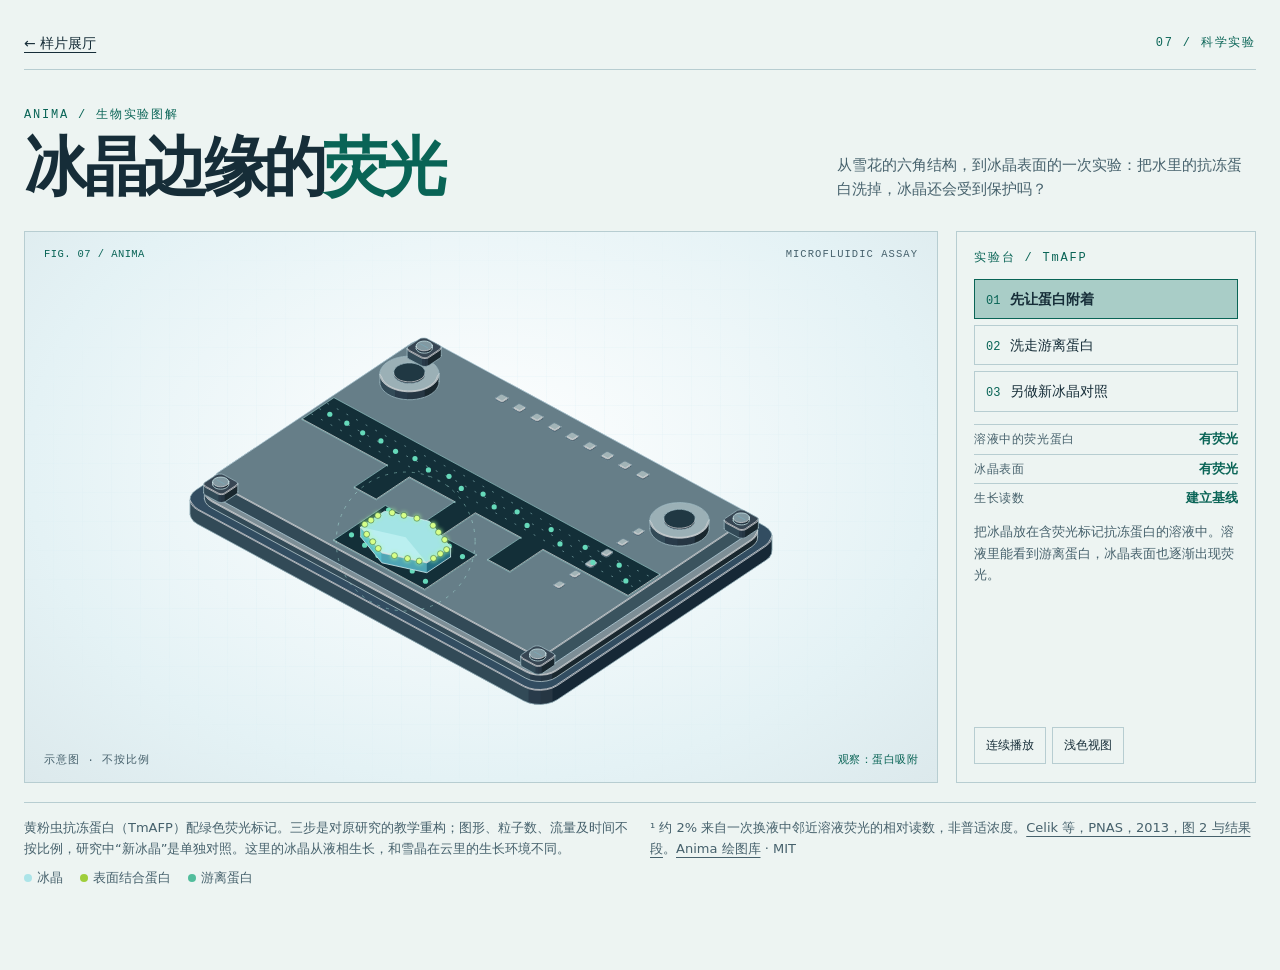
<file: anima/light.html>
<!doctype html><html lang="zh-CN"><head><meta charset="utf-8"><meta name="viewport" content="width=device-width, initial-scale=1"><title>冰晶边缘的荧光 · Anima</title><style>
.iso{
  --anatomy-page:#0b0b0b;--anatomy-card:#131313;--anatomy-text:#a3a3a3;--anatomy-strong:#e6e6e6;--anatomy-muted:#6e6e6e;
  --anatomy-paper:#131313;--anatomy-face:#1b1b1b;--anatomy-top:#1c1c1c;
  --anatomy-shade-0:#0f0f0f;--anatomy-shade-1:#121212;--anatomy-shade-2:#151515;--anatomy-shade-3:#181818;
  --anatomy-lit-top:#262626;--anatomy-lit-shade:#1d1d1d;
  --anatomy-hi:#d4d4d4;--anatomy-mid:#6a6a6a;--anatomy-lo:#3e3e3e;--anatomy-faint:#2a2a2a;--anatomy-lit:#ffffff;
  --anatomy-halo:#050505;--anatomy-halo-opacity:.9;--anatomy-dot:#e6e6e6;
  --anatomy-red:#ff6b6b;--anatomy-green:#6be0a0;--anatomy-blue:#6b9bff;
  --anatomy-weight:.6px;--anatomy-ease:cubic-bezier(.32,.72,0,1);
  --anatomy-mono:ui-monospace,"SF Mono",Menlo,Consolas,monospace;
  --anatomy-lift:inset 0 1px 0 0 #ffffff0a,inset 0 0 0 1px #ffffff06,0 0 0 1px #00000026,0 1px 1px -.5px #00000014,0 3px 3px -1.5px #00000014,0 6px 6px -3px #00000014,0 12px 12px -6px #00000014;
}
.iso[data-theme="light"]{
  --anatomy-page:#f2f2ef;--anatomy-card:#fbfbfa;--anatomy-text:#57575a;--anatomy-strong:#18181a;--anatomy-muted:#8c8c90;
  --anatomy-paper:#fbfbfa;--anatomy-face:#ffffff;--anatomy-top:#ffffff;
  --anatomy-shade-0:#dcdcd9;--anatomy-shade-1:#e5e5e2;--anatomy-shade-2:#ededea;--anatomy-shade-3:#f4f4f1;
  --anatomy-lit-top:#ffffff;--anatomy-lit-shade:#eeeeeb;
  --anatomy-hi:#26262a;--anatomy-mid:#8a8a8f;--anatomy-lo:#b4b4b8;--anatomy-faint:#d4d4d6;--anatomy-lit:#000000;
  --anatomy-halo:#8a8a80;--anatomy-halo-opacity:.32;--anatomy-dot:#3a3a3e;
  --anatomy-red:#e5484d;--anatomy-green:#30a46c;--anatomy-blue:#3e63dd;
  --anatomy-lift:inset 0 1px 0 0 #ffffff,0 0 0 1px #0000000f,0 1px 1px -.5px #0000000a,0 3px 3px -1.5px #0000000a,0 6px 6px -3px #0000000a,0 12px 12px -6px #0000000a;
}
.iso-svg{display:block;width:100%;height:auto;overflow:visible}
.iso-svg path,.iso-svg circle{vector-effect:non-scaling-stroke}
.iso-fill{fill:var(--anatomy-paper);stroke:none}
.iso-solid[data-lit]>.iso-fill{fill:var(--anatomy-face)}
.iso-shade,.iso-top{stroke:none}
.iso-shade[data-shade="0"]{fill:var(--anatomy-shade-0)}
.iso-shade[data-shade="1"]{fill:var(--anatomy-shade-1)}
.iso-shade[data-shade="2"]{fill:var(--anatomy-shade-2)}
.iso-shade[data-shade="3"]{fill:var(--anatomy-shade-3)}
.iso-top{fill:var(--anatomy-top)}
.iso-solid[data-lit]>.iso-top{fill:var(--anatomy-lit-top)}
.iso-solid[data-lit]>.iso-shade{fill:var(--anatomy-lit-shade)}
.iso-solid[data-seamless]>.iso-shade,.iso-solid[data-seamless]>.iso-top{stroke-width:.4;stroke-linejoin:round}
.iso-solid[data-seamless]>.iso-shade[data-shade="0"]{stroke:var(--anatomy-shade-0)}
.iso-solid[data-seamless]>.iso-shade[data-shade="1"]{stroke:var(--anatomy-shade-1)}
.iso-solid[data-seamless]>.iso-shade[data-shade="2"]{stroke:var(--anatomy-shade-2)}
.iso-solid[data-seamless]>.iso-shade[data-shade="3"]{stroke:var(--anatomy-shade-3)}
.iso-solid[data-seamless]>.iso-top{stroke:var(--anatomy-top)}
.iso-solid[data-seamless][data-lit]>.iso-top{stroke:var(--anatomy-lit-top)}
.iso-solid[data-seamless][data-lit]>.iso-shade{stroke:var(--anatomy-lit-shade)}
.iso-solid[data-lit]>.iso-edge{stroke:var(--anatomy-lit)}
.iso-halo{fill:var(--anatomy-halo);stroke:none;filter:blur(9px);opacity:var(--anatomy-halo-opacity);transform:translateY(3px)}
.iso-line{fill:none;stroke:var(--anatomy-lo);stroke-width:var(--anatomy-weight);stroke-linecap:round;stroke-linejoin:round}
.iso-line[data-tone="hi"]{stroke:var(--anatomy-hi)}
.iso-line[data-tone="mid"]{stroke:var(--anatomy-mid)}
.iso-line[data-tone="lo"]{stroke:var(--anatomy-lo)}
.iso-line[data-tone="faint"]{stroke:var(--anatomy-faint)}
.iso-line[data-tone="lit"]{stroke:var(--anatomy-lit)}
.iso-line[data-tone="red"]{stroke:var(--anatomy-red)}
.iso-line[data-tone="green"]{stroke:var(--anatomy-green)}
.iso-line[data-tone="blue"]{stroke:var(--anatomy-blue)}
.iso-line[data-dotted]{stroke-dasharray:.01 3.5;stroke-width:1}
.iso-line[data-dashed]{stroke-dasharray:3 3}
.iso-line[data-flow]{stroke-dasharray:2 6}
.iso-wire-end{fill:var(--anatomy-paper);stroke:var(--anatomy-lo);stroke-width:var(--anatomy-weight)}
.iso-wire[data-tone="hi"] .iso-wire-end{stroke:var(--anatomy-hi)}
.iso-wire[data-tone="mid"] .iso-wire-end{stroke:var(--anatomy-mid)}
.iso-wire[data-tone="faint"] .iso-wire-end{stroke:var(--anatomy-faint)}
.iso-wire[data-tone="lit"] .iso-wire-end{stroke:var(--anatomy-lit)}
.iso-dots circle{fill:var(--anatomy-dot);stroke:none;opacity:.32}
.iso-dots[data-tone="hi"] circle{opacity:.85}
.iso-dots[data-tone="mid"] circle{opacity:.45}
.iso-dots[data-tone="lo"] circle{opacity:.22}
.iso-dots[data-tone="faint"] circle{opacity:.12}
.iso-face-text{fill:var(--anatomy-mid);font-family:var(--anatomy-mono);letter-spacing:.04em}
.iso-face-text[data-tone="hi"]{fill:var(--anatomy-hi)}
.iso-face-text[data-tone="lo"]{fill:var(--anatomy-lo)}
.iso-face-text[data-tone="faint"]{fill:var(--anatomy-faint)}
.tb-body{fill:var(--anatomy-shade-2);stroke:none}
.tb-shine{fill:var(--anatomy-top);stroke:none}
.tb-shade{fill:var(--anatomy-shade-0);stroke:none}
.tb-ring{fill:none;stroke:var(--anatomy-lo);stroke-width:.45;stroke-linecap:butt;stroke-linejoin:round}
.tb-ring[data-tone="mid"]{stroke:var(--anatomy-mid)}
.tb-ring[data-tone="faint"]{stroke:var(--anatomy-faint)}
.tb-ring[data-tone="hi"]{stroke:var(--anatomy-hi)}
@keyframes iso-flow{to{stroke-dashoffset:-32}}
@keyframes iso-pulse{0%,100%{opacity:.18}12%{opacity:1}40%{opacity:.18}}
.iso-line[data-flow]{animation:iso-flow 1600ms linear infinite}
.iso-dots circle[data-pulse]{animation:iso-pulse 1600ms steps(1,end) infinite;animation-delay:var(--pulse-at,0ms)}
.iso-figure{margin:32px 0 36px}
.iso-plate{position:relative;padding:52px 24px;border-radius:0;background:var(--anatomy-card);box-shadow:0 0 0 1px var(--anatomy-mid);--anatomy-paper:var(--anatomy-card)}
.iso-plate-corners{position:absolute;inset:18px 20px;pointer-events:none}
.iso-plate-corner{position:absolute;color:var(--anatomy-muted);font-family:var(--anatomy-mono);font-size:10.5px;line-height:1;letter-spacing:.04em;white-space:nowrap}
.iso-plate-corner[data-corner="fig"]{top:0;left:0;color:var(--anatomy-text)}
.iso-plate-corner[data-corner="title"]{top:0;right:0;text-transform:uppercase;letter-spacing:.1em}
.iso-plate-corner[data-corner="hint"]{bottom:0;left:0;text-transform:uppercase;letter-spacing:.1em}
.iso-plate-corner[data-corner="readout"]{right:0;bottom:0;color:var(--anatomy-text);font-variant-numeric:tabular-nums}
.iso-plate .iso-svg{margin:0 auto}
.iso-legend{display:grid;gap:8px;margin-top:12px;color:var(--anatomy-muted);font-size:13px;line-height:1.55}
.iso-keys{display:flex;flex-wrap:wrap;gap:6px 18px}
.iso-key{display:inline-flex;align-items:center;gap:7px}
.iso-swatch{width:16px;height:10px;flex:none;overflow:visible}
.iso-swatch path{fill:none;stroke:var(--anatomy-hi);stroke-width:1;vector-effect:non-scaling-stroke;stroke-linejoin:round;stroke-linecap:round}
.iso-swatch[data-mark="raised"] path,.iso-swatch[data-mark="flat"] path{stroke:var(--anatomy-mid)}
.iso-swatch[data-mark="lit"] path{stroke:var(--anatomy-lit)}
.iso-swatch[data-mark="dim"] path{stroke:var(--anatomy-lo)}
.iso-swatch[data-mark="dotted"] path{stroke-dasharray:.01 3;stroke-width:1.4}
.iso-swatch[data-mark="dashed"] path{stroke-dasharray:3 2.5}
.iso-swatch[data-mark="red"] path{stroke:var(--anatomy-red)}
.iso-swatch[data-mark="green"] path{stroke:var(--anatomy-green)}
.iso-swatch[data-mark="blue"] path{stroke:var(--anatomy-blue)}
.iso-swatch-crease{stroke:var(--anatomy-lo)!important}
@media (max-width:560px){.iso-plate{padding:48px 12px 70px}.iso-plate-corner[data-corner="hint"]{bottom:18px}}
@media (prefers-reduced-motion:reduce){.iso-line[data-flow],.iso-dots circle[data-pulse]{animation:none}}

*{box-sizing:border-box}
html{color-scheme:dark}
body[data-theme="light"]{color-scheme:light}
body{margin:0;background:var(--anatomy-page);color:var(--anatomy-text);font:14px/1.6 ui-sans-serif,system-ui,-apple-system,"Segoe UI",sans-serif;-webkit-font-smoothing:antialiased}
.iso-page{width:min(1280px,100% - 32px);margin:64px auto 96px}
</style></head><body class="iso" data-theme="light"><main class="iso-page"><style>
  html{color-scheme:dark}body{--cyan:#71e9e2;--ink:#dcecf4;--muted:#9eafc0;--rule:#29414b;color:var(--ink);background:#0a141c;font-family:"Microsoft YaHei UI","PingFang SC",system-ui,sans-serif;}
  body[data-theme=light]{--cyan:#096456;--ink:#162d38;--muted:#46616c;--rule:#b7cdd1;background:#edf4f2;--anatomy-muted:#49636c;color-scheme:light}
  .iso-page{margin:20px auto 66px;width:min(1280px,100% - 48px)}a{color:inherit;text-underline-offset:.27em}a:hover{color:var(--cyan)}
  .topbar{display:flex;justify-content:space-between;gap:14px;border-bottom:1px solid var(--rule);padding:12px 0 15px;align-items:center}.topbar span,.eyebrow,.metric small,.protocol-label{font:12px/1.5 Consolas,monospace;letter-spacing:.15em;color:var(--cyan)}
  .hero{display:grid;grid-template-columns:1fr minmax(230px,34%);gap:26px;align-items:end;padding:36px 0 29px}.eyebrow{margin:0 0 10px}h1{font-family:"Noto Serif SC","Songti SC","SimSun",serif;font-size:clamp(35px,5vw,68px);line-height:1.05;letter-spacing:-.065em;margin:0;font-weight:800}h1 span{color:var(--cyan)}.intro{margin:0 0 1px;font-size:15px;color:var(--muted);max-width:34em}
  .board{display:grid;grid-template-columns:minmax(0,1fr) minmax(250px,300px);gap:18px}.iso-figure{margin:0}.iso-plate{background:radial-gradient(ellipse at 48% 56%,#17313c,#101e29 65%,#111b26);box-shadow:inset 0 0 0 1px var(--rule);padding:40px 16px 41px;isolation:isolate}.iso-plate:before{content:"";position:absolute;inset:1px;z-index:-1;background:repeating-linear-gradient(0deg,transparent 0 28px,#87cadd14 28px 29px),repeating-linear-gradient(90deg,transparent 0 28px,#87cadd14 28px 29px);mask-image:radial-gradient(ellipse,#000 7%,transparent 83%)}
  [data-theme=light] .iso-plate{background:radial-gradient(ellipse at 50% 42%,#fff,#e4f2f5 70%,#dce9ec)}.iso-plate-corner{color:var(--muted)}.iso-plate-corner[data-corner=fig],.iso-plate-corner[data-corner=readout]{color:var(--cyan)}
  .chip-figure{--anatomy-hi:#a4c0c8;--anatomy-paper:#213040;--anatomy-top:#374653;--anatomy-shade-0:#19272e;--anatomy-shade-1:#263643;--anatomy-shade-2:#293b4a;--anatomy-shade-3:#324a57;--anatomy-lo:#7baab8;--anatomy-weight:.75px;overflow:hidden}
  .base{--anatomy-top:#324d61;--anatomy-shade-0:#162836}.deck{--anatomy-top:#7d8e96;--anatomy-hi:#bfd3d7}.acrylic{--anatomy-top:#667e88;--anatomy-hi:#c2dce7;--anatomy-shade-0:#3a535e;--anatomy-shade-1:#536d79}.channel{--anatomy-top:#132f38;--anatomy-hi:#91c1c0}.port{--anatomy-top:#9bb0b6}.port-hole{--anatomy-top:#203843}.metal{--anatomy-top:#8299a2;--anatomy-hi:#cde8eb}.vernier{--anatomy-top:#a2b4b7;--anatomy-hi:#708c9a}
  .crystal{--anatomy-hi:#dcf9fa;--anatomy-top:#a3e4e5;--anatomy-shade-0:#246f84;--anatomy-shade-1:#317d90;--anatomy-shade-2:#4ea5b5;--anatomy-shade-3:#57bdcd}.ice-facet{fill:#dafdff6b;stroke:none}
  .free-protein{fill:#66d9ba;stroke:none}.bound-protein{fill:#d6ff89;stroke:#184337;stroke-width:.45;filter:drop-shadow(0 0 2px #adff9f)}.focus-ring{fill:none;stroke:#b3f2e6;stroke-width:1;stroke-dasharray:3 6;opacity:.45}
  .fluid-route{fill:none;stroke:#b6e7e7;stroke-width:1;stroke-dasharray:2 9;opacity:.45;vector-effect:non-scaling-stroke}
  .readings{border:1px solid var(--rule);padding:17px 17px 18px;display:flex;flex-direction:column;gap:12px}.protocol-label{margin:0}.stages{display:grid;gap:6px}button{cursor:pointer;border:1px solid var(--rule);padding:8px 11px;background:transparent;color:var(--ink);font:inherit;text-align:left}button:hover,button:focus-visible{border-color:var(--cyan)}button[aria-pressed=true]{background:#2b86785a;border-color:var(--cyan);color:var(--ink);font-weight:700}.stage-num{font:12px Consolas,monospace;color:var(--cyan);padding-right:10px}
  .metric-list{display:grid;gap:4px}.metric{display:flex;justify-content:space-between;gap:10px;align-items:baseline;border-top:1px solid var(--rule);padding-top:4px}.metric small{font-family:inherit;letter-spacing:.05em;color:var(--muted)}.metric b{font-size:13px;color:var(--cyan)}#detail{font-size:13px;line-height:1.65;color:var(--muted);margin:0;min-height:66px}.controls{margin-top:auto;display:flex;gap:6px}.controls button{font-size:12px}
  .caption{margin:19px 0 0;padding:15px 0;border-top:1px solid var(--rule);display:grid;grid-template-columns:1fr 1fr;gap:20px;font-size:13px;color:var(--muted)}.caption p{margin:0}.legend{display:flex;flex-wrap:wrap;gap:8px 17px;margin-top:8px}.legend i{display:inline-block;width:8px;height:8px;margin-right:5px;background:#ace4e8;border-radius:50%}.legend .free{background:#52bd9c}.legend .bound{background:#9fce3b}
  @media(max-width:840px){.board{grid-template-columns:1fr}.readings{display:grid;grid-template-columns:1fr 1fr}.protocol-label,.controls{grid-column:1/-1}.hero{grid-template-columns:1fr;gap:12px}.caption{grid-template-columns:1fr}}
  @media(max-width:475px){.iso-page{width:calc(100% - 24px);margin-top:10px}.readings{grid-template-columns:1fr;padding:12px}.iso-plate{padding:35px 4px}.iso-plate-corners{inset:13px 11px}.iso-plate-corner[data-corner=hint]{bottom:0}.hero{padding:24px 0 20px}}
</style>
  <nav class="topbar"><a href="../index.html">← 样片展厅</a><span>07 / 科学实验</span></nav>
  <header class="hero"><div><p class="eyebrow">ANIMA / 生物实验图解</p><h1>冰晶边缘的<span>荧光</span></h1></div><p class="intro">从雪花的六角结构，到冰晶表面的一次实验：把水里的抗冻蛋白洗掉，冰晶还会受到保护吗？</p></header>
  <div class="board"><figure class="iso-figure"><div class="iso-plate"><div class="iso-plate-corners" aria-hidden="true"><span class="iso-plate-corner" data-corner="fig">FIG. 07 / ANIMA</span><span class="iso-plate-corner" data-corner="title">MICROFLUIDIC ASSAY</span><span class="iso-plate-corner" data-corner="hint">示意图 · 不按比例</span><span class="iso-plate-corner" data-corner="readout" data-readout>观察：蛋白吸附</span></div><svg xmlns="http://www.w3.org/2000/svg" class="iso-svg chip-figure" viewBox="0 0 800 428" role="img" aria-label="等轴视图：控温微流控芯片内，荧光标记的抗冻蛋白随液体流动或附着在冰晶表面"><g class="iso-solid fastener"><path class="iso-fill" d="M333.8 97.7L333.9 96.6L334.5 95.6L335.6 94.6L342.8 89.8L344.2 89.1L345.9 88.6L347.7 88.4L349.6 88.5L351.4 88.9L352.9 89.5L360.9 93.8L362.1 94.7L362.9 95.7L363.3 96.8L363.3 104L363.1 105.1L362.5 106.1L361.4 107.1L354.2 111.9L352.8 112.6L351.1 113.1L349.3 113.3L347.4 113.2L345.7 112.8L344.1 112.2L336.1 107.9L334.9 107L334.1 106L333.8 104.9Z"/><path class="iso-shade" data-shade="0" d="M363.3 104L363.1 105.1L363.1 97.9L363.3 96.8ZM363.1 105.1L362.5 106.1L362.5 99L363.1 97.9ZM362.5 106.1L361.4 107.1L361.4 99.9L362.5 99ZM361.4 107.1L354.2 111.9L354.2 104.7L361.4 99.9ZM354.2 111.9L352.8 112.6L352.8 105.5L354.2 104.7Z"/><path class="iso-shade" data-shade="1" d="M352.8 112.6L351.1 113.1L351.1 105.9L352.8 105.5ZM351.1 113.1L349.3 113.3L349.3 106.2L351.1 105.9Z"/><path class="iso-shade" data-shade="2" d="M349.3 113.3L347.4 113.2L347.4 106.1L349.3 106.2ZM347.4 113.2L345.7 112.8L345.7 105.7L347.4 106.1Z"/><path class="iso-shade" data-shade="3" d="M345.7 112.8L344.1 112.2L344.1 105L345.7 105.7ZM344.1 112.2L336.1 107.9L336.1 100.7L344.1 105ZM336.1 107.9L334.9 107L334.9 99.9L336.1 100.7ZM334.9 107L334.1 106L334.1 98.8L334.9 99.9ZM334.1 106L333.8 104.9L333.8 97.7L334.1 98.8Z"/><path class="iso-top" d="M360.9 93.8L362.1 94.7L362.9 95.7L363.3 96.8L363.1 97.9L362.5 99L361.4 99.9L354.2 104.7L352.8 105.5L351.1 105.9L349.3 106.2L347.4 106.1L345.7 105.7L344.1 105L336.1 100.7L334.9 99.9L334.1 98.8L333.8 97.7L333.9 96.6L334.5 95.6L335.6 94.6L342.8 89.8L344.2 89.1L345.9 88.6L347.7 88.4L349.6 88.5L351.4 88.9L352.9 89.5Z"/><path class="iso-line iso-crease" data-tone="faint" d="M363.3 96.8L363.1 97.9L362.5 99L361.4 99.9L354.2 104.7L352.8 105.5L351.1 105.9L349.3 106.2L347.4 106.1L345.7 105.7L344.1 105L336.1 100.7L334.9 99.9L334.1 98.8L333.8 97.7"/><path class="iso-line iso-bevel" data-tone="faint" d="M363.3 96.8L362 97.8L361.5 98.7L360.5 99.5L353.4 104.2L352.2 104.9L350.8 105.3L349.2 105.5L347.7 105.4L346.2 105.1L344.8 104.5L337 100.2L335.9 99.5L335.2 98.6L333.8 97.7"/><path class="iso-line iso-edge" data-tone="hi" d="M333.8 97.7L333.9 96.6L334.5 95.6L335.6 94.6L342.8 89.8L344.2 89.1L345.9 88.6L347.7 88.4L349.6 88.5L351.4 88.9L352.9 89.5L360.9 93.8L362.1 94.7L362.9 95.7L363.3 96.8M363.3 104L363.1 105.1L362.5 106.1L361.4 107.1L354.2 111.9L352.8 112.6L351.1 113.1L349.3 113.3L347.4 113.2L345.7 112.8L344.1 112.2L336.1 107.9L334.9 107L334.1 106L333.8 104.9M363.3 96.8L363.3 104M333.8 97.7L333.8 104.9"/></g><g class="iso-solid fastener"><path class="iso-fill" d="M149.1 221.1L149.3 220L149.9 219L151 218L158.2 213.2L159.6 212.5L161.3 212L163.1 211.8L165 211.9L166.7 212.3L168.3 212.9L176.3 217.2L177.5 218.1L178.3 219.1L178.6 220.2L178.6 227.4L178.5 228.5L177.9 229.5L176.8 230.5L169.6 235.3L168.2 236L166.5 236.5L164.7 236.7L162.8 236.6L161 236.2L159.5 235.6L151.5 231.3L150.3 230.4L149.5 229.4L149.1 228.3Z"/><path class="iso-shade" data-shade="0" d="M178.6 227.4L178.5 228.5L178.5 221.3L178.6 220.2ZM178.5 228.5L177.9 229.5L177.9 222.4L178.5 221.3ZM177.9 229.5L176.8 230.5L176.8 223.3L177.9 222.4ZM176.8 230.5L169.6 235.3L169.6 228.1L176.8 223.3ZM169.6 235.3L168.2 236L168.2 228.9L169.6 228.1Z"/><path class="iso-shade" data-shade="1" d="M168.2 236L166.5 236.5L166.5 229.3L168.2 228.9ZM166.5 236.5L164.7 236.7L164.7 229.5L166.5 229.3Z"/><path class="iso-shade" data-shade="2" d="M164.7 236.7L162.8 236.6L162.8 229.5L164.7 229.5ZM162.8 236.6L161 236.2L161 229.1L162.8 229.5Z"/><path class="iso-shade" data-shade="3" d="M161 236.2L159.5 235.6L159.5 228.4L161 229.1ZM159.5 235.6L151.5 231.3L151.5 224.1L159.5 228.4ZM151.5 231.3L150.3 230.4L150.3 223.3L151.5 224.1ZM150.3 230.4L149.5 229.4L149.5 222.2L150.3 223.3ZM149.5 229.4L149.1 228.3L149.1 221.1L149.5 222.2Z"/><path class="iso-top" d="M176.3 217.2L177.5 218.1L178.3 219.1L178.6 220.2L178.5 221.3L177.9 222.4L176.8 223.3L169.6 228.1L168.2 228.9L166.5 229.3L164.7 229.5L162.8 229.5L161 229.1L159.5 228.4L151.5 224.1L150.3 223.3L149.5 222.2L149.1 221.1L149.3 220L149.9 219L151 218L158.2 213.2L159.6 212.5L161.3 212L163.1 211.8L165 211.9L166.7 212.3L168.3 212.9Z"/><path class="iso-line iso-crease" data-tone="faint" d="M178.6 220.2L178.5 221.3L177.9 222.4L176.8 223.3L169.6 228.1L168.2 228.9L166.5 229.3L164.7 229.5L162.8 229.5L161 229.1L159.5 228.4L151.5 224.1L150.3 223.3L149.5 222.2L149.1 221.1"/><path class="iso-line iso-bevel" data-tone="faint" d="M178.6 220.2L177.4 221.2L176.8 222.1L175.9 222.9L168.8 227.6L167.6 228.3L166.1 228.7L164.6 228.8L163 228.8L161.6 228.5L160.2 227.9L152.3 223.6L151.3 222.9L150.6 222L149.1 221.1"/><path class="iso-line iso-edge" data-tone="hi" d="M149.1 221.1L149.3 220L149.9 219L151 218L158.2 213.2L159.6 212.5L161.3 212L163.1 211.8L165 211.9L166.7 212.3L168.3 212.9L176.3 217.2L177.5 218.1L178.3 219.1L178.6 220.2M178.6 227.4L178.5 228.5L177.9 229.5L176.8 230.5L169.6 235.3L168.2 236L166.5 236.5L164.7 236.7L162.8 236.6L161 236.2L159.5 235.6L151.5 231.3L150.3 230.4L149.5 229.4L149.1 228.3M178.6 220.2L178.6 227.4M149.1 221.1L149.1 228.3"/></g><g class="iso-solid fastener"><path class="iso-fill" d="M621.4 253.6L621.5 252.5L622.1 251.4L623.2 250.5L630.4 245.7L631.8 244.9L633.5 244.4L635.3 244.2L637.2 244.3L639 244.7L640.5 245.3L648.5 249.7L649.7 250.5L650.5 251.5L650.9 252.6L650.9 259.8L650.7 260.9L650.1 262L649 262.9L641.8 267.7L640.4 268.5L638.7 268.9L636.9 269.1L635 269.1L633.3 268.7L631.7 268L623.7 263.7L622.5 262.9L621.7 261.8L621.4 260.7Z"/><path class="iso-shade" data-shade="0" d="M650.9 259.8L650.7 260.9L650.7 253.8L650.9 252.6ZM650.7 260.9L650.1 262L650.1 254.8L650.7 253.8ZM650.1 262L649 262.9L649 255.8L650.1 254.8ZM649 262.9L641.8 267.7L641.8 260.6L649 255.8ZM641.8 267.7L640.4 268.5L640.4 261.3L641.8 260.6Z"/><path class="iso-shade" data-shade="1" d="M640.4 268.5L638.7 268.9L638.7 261.8L640.4 261.3ZM638.7 268.9L636.9 269.1L636.9 262L638.7 261.8Z"/><path class="iso-shade" data-shade="2" d="M636.9 269.1L635 269.1L635 261.9L636.9 262ZM635 269.1L633.3 268.7L633.3 261.5L635 261.9Z"/><path class="iso-shade" data-shade="3" d="M633.3 268.7L631.7 268L631.7 260.9L633.3 261.5ZM631.7 268L623.7 263.7L623.7 256.6L631.7 260.9ZM623.7 263.7L622.5 262.9L622.5 255.7L623.7 256.6ZM622.5 262.9L621.7 261.8L621.7 254.7L622.5 255.7ZM621.7 261.8L621.4 260.7L621.4 253.6L621.7 254.7Z"/><path class="iso-top" d="M648.5 249.7L649.7 250.5L650.5 251.5L650.9 252.6L650.7 253.8L650.1 254.8L649 255.8L641.8 260.6L640.4 261.3L638.7 261.8L636.9 262L635 261.9L633.3 261.5L631.7 260.9L623.7 256.6L622.5 255.7L621.7 254.7L621.4 253.6L621.5 252.5L622.1 251.4L623.2 250.5L630.4 245.7L631.8 244.9L633.5 244.4L635.3 244.2L637.2 244.3L639 244.7L640.5 245.3Z"/><path class="iso-line iso-crease" data-tone="faint" d="M650.9 252.6L650.7 253.8L650.1 254.8L649 255.8L641.8 260.6L640.4 261.3L638.7 261.8L636.9 262L635 261.9L633.3 261.5L631.7 260.9L623.7 256.6L622.5 255.7L621.7 254.7L621.4 253.6"/><path class="iso-line iso-bevel" data-tone="faint" d="M650.9 252.6L649.6 253.6L649 254.5L648.1 255.3L641 260.1L639.8 260.7L638.4 261.1L636.8 261.3L635.3 261.2L633.8 260.9L632.4 260.3L624.6 256.1L623.5 255.3L622.8 254.5L621.4 253.6"/><path class="iso-line iso-edge" data-tone="hi" d="M621.4 253.6L621.5 252.5L622.1 251.4L623.2 250.5L630.4 245.7L631.8 244.9L633.5 244.4L635.3 244.2L637.2 244.3L639 244.7L640.5 245.3L648.5 249.7L649.7 250.5L650.5 251.5L650.9 252.6M650.9 259.8L650.7 260.9L650.1 262L649 262.9L641.8 267.7L640.4 268.5L638.7 268.9L636.9 269.1L635 269.1L633.3 268.7L631.7 268L623.7 263.7L622.5 262.9L621.7 261.8L621.4 260.7M650.9 252.6L650.9 259.8M621.4 253.6L621.4 260.7"/></g><g class="iso-solid fastener"><path class="iso-fill" d="M436.7 377L436.9 375.9L437.5 374.8L438.6 373.9L445.8 369.1L447.2 368.3L448.9 367.8L450.7 367.6L452.6 367.7L454.3 368.1L455.9 368.7L463.9 373.1L465.1 373.9L465.9 374.9L466.2 376L466.2 383.2L466.1 384.3L465.5 385.4L464.4 386.3L457.2 391.1L455.8 391.9L454.1 392.3L452.3 392.5L450.4 392.5L448.6 392.1L447.1 391.4L439.1 387.1L437.9 386.3L437.1 385.2L436.7 384.1Z"/><path class="iso-shade" data-shade="0" d="M466.2 383.2L466.1 384.3L466.1 377.2L466.2 376ZM466.1 384.3L465.5 385.4L465.5 378.2L466.1 377.2ZM465.5 385.4L464.4 386.3L464.4 379.2L465.5 378.2ZM464.4 386.3L457.2 391.1L457.2 384L464.4 379.2ZM457.2 391.1L455.8 391.9L455.8 384.7L457.2 384Z"/><path class="iso-shade" data-shade="1" d="M455.8 391.9L454.1 392.3L454.1 385.2L455.8 384.7ZM454.1 392.3L452.3 392.5L452.3 385.4L454.1 385.2Z"/><path class="iso-shade" data-shade="2" d="M452.3 392.5L450.4 392.5L450.4 385.3L452.3 385.4ZM450.4 392.5L448.6 392.1L448.6 384.9L450.4 385.3Z"/><path class="iso-shade" data-shade="3" d="M448.6 392.1L447.1 391.4L447.1 384.3L448.6 384.9ZM447.1 391.4L439.1 387.1L439.1 380L447.1 384.3ZM439.1 387.1L437.9 386.3L437.9 379.1L439.1 380ZM437.9 386.3L437.1 385.2L437.1 378.1L437.9 379.1ZM437.1 385.2L436.7 384.1L436.7 377L437.1 378.1Z"/><path class="iso-top" d="M463.9 373.1L465.1 373.9L465.9 374.9L466.2 376L466.1 377.2L465.5 378.2L464.4 379.2L457.2 384L455.8 384.7L454.1 385.2L452.3 385.4L450.4 385.3L448.6 384.9L447.1 384.3L439.1 380L437.9 379.1L437.1 378.1L436.7 377L436.9 375.9L437.5 374.8L438.6 373.9L445.8 369.1L447.2 368.3L448.9 367.8L450.7 367.6L452.6 367.7L454.3 368.1L455.9 368.7Z"/><path class="iso-line iso-crease" data-tone="faint" d="M466.2 376L466.1 377.2L465.5 378.2L464.4 379.2L457.2 384L455.8 384.7L454.1 385.2L452.3 385.4L450.4 385.3L448.6 384.9L447.1 384.3L439.1 380L437.9 379.1L437.1 378.1L436.7 377"/><path class="iso-line iso-bevel" data-tone="faint" d="M466.2 376L464.9 377L464.4 377.9L463.5 378.7L456.4 383.5L455.2 384.1L453.7 384.5L452.2 384.7L450.6 384.6L449.2 384.3L447.8 383.7L439.9 379.5L438.9 378.7L438.2 377.9L436.7 377"/><path class="iso-line iso-edge" data-tone="hi" d="M436.7 377L436.9 375.9L437.5 374.8L438.6 373.9L445.8 369.1L447.2 368.3L448.9 367.8L450.7 367.6L452.6 367.7L454.3 368.1L455.9 368.7L463.9 373.1L465.1 373.9L465.9 374.9L466.2 376M466.2 383.2L466.1 384.3L465.5 385.4L464.4 386.3L457.2 391.1L455.8 391.9L454.1 392.3L452.3 392.5L450.4 392.5L448.6 392.1L447.1 391.4L439.1 387.1L437.9 386.3L437.1 385.2L436.7 384.1M466.2 376L466.2 383.2M436.7 377L436.7 384.1"/></g><g class="iso-solid base"><path class="iso-fill" d="M136 207.9L136.5 204.5L138.3 201.4L141.5 198.6L330.9 72L335.2 69.8L340.3 68.3L345.8 67.7L351.4 68L356.7 69.1L361.3 71L656.9 231.2L660.5 233.8L662.9 236.8L664 240.1L664 253L663.5 256.4L661.7 259.6L658.5 262.3L469.1 388.9L464.8 391.1L459.7 392.6L454.2 393.2L448.6 392.9L443.3 391.8L438.7 389.9L143.1 229.7L139.5 227.2L137.1 224.1L136 220.8Z"/><path class="iso-shade" data-shade="0" d="M664 253L663.5 256.4L663.5 243.5L664 240.1ZM663.5 256.4L661.7 259.6L661.7 246.7L663.5 243.5ZM661.7 259.6L658.5 262.3L658.5 249.5L661.7 246.7ZM658.5 262.3L469.1 388.9L469.1 376.1L658.5 249.5ZM469.1 388.9L464.8 391.1L464.8 378.3L469.1 376.1Z"/><path class="iso-shade" data-shade="1" d="M464.8 391.1L459.7 392.6L459.7 379.7L464.8 378.3ZM459.7 392.6L454.2 393.2L454.2 380.3L459.7 379.7Z"/><path class="iso-shade" data-shade="2" d="M454.2 393.2L448.6 392.9L448.6 380.1L454.2 380.3ZM448.6 392.9L443.3 391.8L443.3 378.9L448.6 380.1Z"/><path class="iso-shade" data-shade="3" d="M443.3 391.8L438.7 389.9L438.7 377L443.3 378.9ZM438.7 389.9L143.1 229.7L143.1 216.8L438.7 377ZM143.1 229.7L139.5 227.2L139.5 214.3L143.1 216.8ZM139.5 227.2L137.1 224.1L137.1 211.2L139.5 214.3ZM137.1 224.1L136 220.8L136 207.9L137.1 211.2Z"/><path class="iso-top" d="M656.9 231.2L660.5 233.8L662.9 236.8L664 240.1L663.5 243.5L661.7 246.7L658.5 249.5L469.1 376.1L464.8 378.3L459.7 379.7L454.2 380.3L448.6 380.1L443.3 378.9L438.7 377L143.1 216.8L139.5 214.3L137.1 211.2L136 207.9L136.5 204.5L138.3 201.4L141.5 198.6L330.9 72L335.2 69.8L340.3 68.3L345.8 67.7L351.4 68L356.7 69.1L361.3 71Z"/><path class="iso-line iso-crease" data-tone="faint" d="M664 240.1L663.5 243.5L661.7 246.7L658.5 249.5L469.1 376.1L464.8 378.3L459.7 379.7L454.2 380.3L448.6 380.1L443.3 378.9L438.7 377L143.1 216.8L139.5 214.3L137.1 211.2L136 207.9"/><path class="iso-line iso-bevel" data-tone="faint" d="M664 240.1L662.4 243.3L660.6 246.4L657.6 249L468.2 375.6L464.2 377.7L459.4 379L454.1 379.6L448.9 379.4L443.9 378.3L439.4 376.5L143.9 216.4L140.4 213.9L138.2 211L136 207.9"/><path class="iso-line iso-edge" data-tone="hi" d="M136 207.9L136.5 204.5L138.3 201.4L141.5 198.6L330.9 72L335.2 69.8L340.3 68.3L345.8 67.7L351.4 68L356.7 69.1L361.3 71L656.9 231.2L660.5 233.8L662.9 236.8L664 240.1M664 253L663.5 256.4L661.7 259.6L658.5 262.3L469.1 388.9L464.8 391.1L459.7 392.6L454.2 393.2L448.6 392.9L443.3 391.8L438.7 389.9L143.1 229.7L139.5 227.2L137.1 224.1L136 220.8M664 240.1L664 253M136 207.9L136 220.8"/></g><g class="iso-solid deck"><path class="iso-fill" d="M149.1 201L149.5 197.9L151.3 195L154.2 192.5L331.6 73.9L335.5 71.9L340.2 70.5L345.2 70L350.3 70.2L355.2 71.2L359.4 73L644.4 227.4L647.7 229.7L649.9 232.5L650.9 235.6L650.9 241.3L650.5 244.4L648.7 247.3L645.8 249.9L468.4 368.4L464.5 370.5L459.8 371.8L454.8 372.4L449.7 372.1L444.8 371.1L440.6 369.3L155.6 214.9L152.3 212.6L150.1 209.8L149.1 206.7Z"/><path class="iso-shade" data-shade="0" d="M650.9 241.3L650.5 244.4L650.5 238.7L650.9 235.6ZM650.5 244.4L648.7 247.3L648.7 241.6L650.5 238.7ZM648.7 247.3L645.8 249.9L645.8 244.1L648.7 241.6ZM645.8 249.9L468.4 368.4L468.4 362.7L645.8 244.1ZM468.4 368.4L464.5 370.5L464.5 364.7L468.4 362.7Z"/><path class="iso-shade" data-shade="1" d="M464.5 370.5L459.8 371.8L459.8 366.1L464.5 364.7ZM459.8 371.8L454.8 372.4L454.8 366.6L459.8 366.1Z"/><path class="iso-shade" data-shade="2" d="M454.8 372.4L449.7 372.1L449.7 366.4L454.8 366.6ZM449.7 372.1L444.8 371.1L444.8 365.4L449.7 366.4Z"/><path class="iso-shade" data-shade="3" d="M444.8 371.1L440.6 369.3L440.6 363.6L444.8 365.4ZM440.6 369.3L155.6 214.9L155.6 209.2L440.6 363.6ZM155.6 214.9L152.3 212.6L152.3 206.8L155.6 209.2ZM152.3 212.6L150.1 209.8L150.1 204.1L152.3 206.8ZM150.1 209.8L149.1 206.7L149.1 201L150.1 204.1Z"/><path class="iso-top" d="M644.4 227.4L647.7 229.7L649.9 232.5L650.9 235.6L650.5 238.7L648.7 241.6L645.8 244.1L468.4 362.7L464.5 364.7L459.8 366.1L454.8 366.6L449.7 366.4L444.8 365.4L440.6 363.6L155.6 209.2L152.3 206.8L150.1 204.1L149.1 201L149.5 197.9L151.3 195L154.2 192.5L331.6 73.9L335.5 71.9L340.2 70.5L345.2 70L350.3 70.2L355.2 71.2L359.4 73Z"/><path class="iso-line iso-crease" data-tone="faint" d="M650.9 235.6L650.5 238.7L648.7 241.6L645.8 244.1L468.4 362.7L464.5 364.7L459.8 366.1L454.8 366.6L449.7 366.4L444.8 365.4L440.6 363.6L155.6 209.2L152.3 206.8L150.1 204.1L149.1 201"/><path class="iso-line iso-bevel" data-tone="faint" d="M650.9 235.6L649.3 238.5L647.7 241.3L644.9 243.7L467.6 362.2L463.9 364.1L459.5 365.4L454.7 365.9L449.9 365.7L445.3 364.7L441.3 363L156.5 208.7L153.3 206.5L151.2 203.8L149.1 201"/><path class="iso-line iso-edge" data-tone="hi" d="M149.1 201L149.5 197.9L151.3 195L154.2 192.5L331.6 73.9L335.5 71.9L340.2 70.5L345.2 70L350.3 70.2L355.2 71.2L359.4 73L644.4 227.4L647.7 229.7L649.9 232.5L650.9 235.6M650.9 241.3L650.5 244.4L648.7 247.3L645.8 249.9L468.4 368.4L464.5 370.5L459.8 371.8L454.8 372.4L449.7 372.1L444.8 371.1L440.6 369.3L155.6 214.9L152.3 212.6L150.1 209.8L149.1 206.7M650.9 235.6L650.9 241.3M149.1 201L149.1 206.7"/></g><g class="iso-solid acrylic"><path class="iso-fill" d="M158.4 188.6L158.7 186.4L159.9 184.2L162 182.4L337.1 65.4L339.9 63.9L343.3 63L347 62.6L350.7 62.7L354.2 63.5L357.3 64.8L636.9 216.3L639.3 218L640.9 220L641.6 222.2L641.6 235.1L641.3 237.3L640.1 239.5L638 241.3L462.9 358.3L460.1 359.8L456.7 360.7L453 361.2L449.3 361L445.8 360.2L442.7 359L163.1 207.4L160.7 205.7L159.1 203.7L158.4 201.5Z"/><path class="iso-shade" data-shade="0" d="M641.6 235.1L641.3 237.3L641.3 224.5L641.6 222.2ZM641.3 237.3L640.1 239.5L640.1 226.6L641.3 224.5ZM640.1 239.5L638 241.3L638 228.4L640.1 226.6ZM638 241.3L462.9 358.3L462.9 345.4L638 228.4ZM462.9 358.3L460.1 359.8L460.1 346.9L462.9 345.4Z"/><path class="iso-shade" data-shade="1" d="M460.1 359.8L456.7 360.7L456.7 347.9L460.1 346.9ZM456.7 360.7L453 361.2L453 348.3L456.7 347.9Z"/><path class="iso-shade" data-shade="2" d="M453 361.2L449.3 361L449.3 348.1L453 348.3ZM449.3 361L445.8 360.2L445.8 347.3L449.3 348.1Z"/><path class="iso-shade" data-shade="3" d="M445.8 360.2L442.7 359L442.7 346.1L445.8 347.3ZM442.7 359L163.1 207.4L163.1 194.6L442.7 346.1ZM163.1 207.4L160.7 205.7L160.7 192.9L163.1 194.6ZM160.7 205.7L159.1 203.7L159.1 190.8L160.7 192.9ZM159.1 203.7L158.4 201.5L158.4 188.6L159.1 190.8Z"/><path class="iso-top" d="M636.9 216.3L639.3 218L640.9 220L641.6 222.2L641.3 224.5L640.1 226.6L638 228.4L462.9 345.4L460.1 346.9L456.7 347.9L453 348.3L449.3 348.1L445.8 347.3L442.7 346.1L163.1 194.6L160.7 192.9L159.1 190.8L158.4 188.6L158.7 186.4L159.9 184.2L162 182.4L337.1 65.4L339.9 63.9L343.3 63L347 62.6L350.7 62.7L354.2 63.5L357.3 64.8Z"/><path class="iso-line iso-crease" data-tone="faint" d="M641.6 222.2L641.3 224.5L640.1 226.6L638 228.4L462.9 345.4L460.1 346.9L456.7 347.9L453 348.3L449.3 348.1L445.8 347.3L442.7 346.1L163.1 194.6L160.7 192.9L159.1 190.8L158.4 188.6"/><path class="iso-line iso-bevel" data-tone="faint" d="M641.6 222.2L640.2 224.3L639.1 226.3L637.1 228L462.1 344.9L459.5 346.3L456.4 347.2L453 347.6L449.5 347.4L446.3 346.7L443.4 345.5L163.9 194.1L161.6 192.5L160.2 190.6L158.4 188.6"/><path class="iso-line iso-edge" data-tone="hi" d="M158.4 188.6L158.7 186.4L159.9 184.2L162 182.4L337.1 65.4L339.9 63.9L343.3 63L347 62.6L350.7 62.7L354.2 63.5L357.3 64.8L636.9 216.3L639.3 218L640.9 220L641.6 222.2M641.6 235.1L641.3 237.3L640.1 239.5L638 241.3L462.9 358.3L460.1 359.8L456.7 360.7L453 361.2L449.3 361L445.8 360.2L442.7 359L163.1 207.4L160.7 205.7L159.1 203.7L158.4 201.5M641.6 222.2L641.6 235.1M158.4 188.6L158.4 201.5"/></g><g class="iso-solid channel"><path class="iso-fill" d="M266.6 114.9L562.2 275.1L533.4 294.3L456.2 252.5L426.2 272.5L406.2 261.7L436.2 241.7L394.9 219.3L363.8 240.1L395.7 257.4L349 288.7L266.4 244L313.2 212.7L345.1 230L376.3 209.2L335 186.8L305 206.9L285.1 196L315 176L237.8 134.2ZM266.6 115.7L562.2 275.9L533.4 295.1L456.2 253.3L426.2 273.3L406.2 262.5L436.2 242.4L394.9 220.1L363.8 240.9L395.7 258.2L349 289.5L266.4 244.7L313.2 213.5L345.1 230.8L376.3 210L335 187.6L305 207.6L285.1 196.8L315 176.8L237.8 134.9ZM562.2 275.9L533.4 295.1L533.4 294.3L562.2 275.1ZM533.4 295.1L456.2 253.3L456.2 252.5L533.4 294.3ZM456.2 253.3L426.2 273.3L426.2 272.5L456.2 252.5ZM426.2 273.3L406.2 262.5L406.2 261.7L426.2 272.5ZM436.2 242.4L394.9 220.1L394.9 219.3L436.2 241.7ZM394.9 220.1L363.8 240.9L363.8 240.1L394.9 219.3ZM395.7 258.2L349 289.5L349 288.7L395.7 257.4ZM349 289.5L266.4 244.7L266.4 244L349 288.7ZM376.3 210L335 187.6L335 186.8L376.3 209.2ZM335 187.6L305 207.6L305 206.9L335 186.8ZM305 207.6L285.1 196.8L285.1 196L305 206.9ZM315 176.8L237.8 134.9L237.8 134.2L315 176Z"/><path class="iso-shade" data-shade="0" d="M562.2 275.9L533.4 295.1L533.4 294.3L562.2 275.1ZM456.2 253.3L426.2 273.3L426.2 272.5L456.2 252.5ZM394.9 220.1L363.8 240.9L363.8 240.1L394.9 219.3ZM395.7 258.2L349 289.5L349 288.7L395.7 257.4ZM335 187.6L305 207.6L305 206.9L335 186.8Z"/><path class="iso-shade" data-shade="3" d="M533.4 295.1L456.2 253.3L456.2 252.5L533.4 294.3ZM426.2 273.3L406.2 262.5L406.2 261.7L426.2 272.5ZM436.2 242.4L394.9 220.1L394.9 219.3L436.2 241.7ZM349 289.5L266.4 244.7L266.4 244L349 288.7ZM376.3 210L335 187.6L335 186.8L376.3 209.2ZM305 207.6L285.1 196.8L285.1 196L305 206.9ZM315 176.8L237.8 134.9L237.8 134.2L315 176Z"/><path class="iso-top" d="M266.6 114.9L562.2 275.1L533.4 294.3L456.2 252.5L426.2 272.5L406.2 261.7L436.2 241.7L394.9 219.3L363.8 240.1L395.7 257.4L349 288.7L266.4 244L313.2 212.7L345.1 230L376.3 209.2L335 186.8L305 206.9L285.1 196L315 176L237.8 134.2Z"/><path class="iso-line iso-crease" data-tone="faint" d="M562.2 275.1L533.4 294.3L456.2 252.5L426.2 272.5L406.2 261.7M436.2 241.7L394.9 219.3L363.8 240.1M395.7 257.4L349 288.7L266.4 244M376.3 209.2L335 186.8L305 206.9L285.1 196M315 176L237.8 134.2"/><path class="iso-line iso-edge" data-tone="hi" d="M406.2 261.7L436.2 241.7M363.8 240.1L395.7 257.4M266.4 244L313.2 212.7L345.1 230L376.3 209.2M285.1 196L315 176M237.8 134.2L266.6 114.9L562.2 275.1M562.2 275.9L533.4 295.1L456.2 253.3L426.2 273.3L406.2 262.5M436.2 242.4L394.9 220.1L363.8 240.9M395.7 258.2L349 289.5L266.4 244.7M376.3 210L335 187.6L305 207.6L285.1 196.8M315 176.8L237.8 134.9M562.2 275.1L562.2 275.9M406.2 261.7L406.2 262.5M436.2 241.7L436.2 242.4M363.8 240.1L363.8 240.9M395.7 257.4L395.7 258.2M266.4 244L266.4 244.7M376.3 209.2L376.3 210M285.1 196L285.1 196.8M315 176L315 176.8M237.8 134.2L237.8 134.9"/></g><path class="fluid-route" d="M260.5 120L319.6 153L381.7 184L440.6 217.1L499.2 250.5L554.6 277.9"/><path class="fluid-route" d="M253.3 124.8L312.4 157.8L374.5 188.8L433.4 221.9L492 255.3L547.4 282.7"/><path class="fluid-route" d="M246.1 129.6L305.2 162.6L367.3 193.6L426.2 226.8L484.8 260.1L540.2 287.5"/><g class="iso-solid port"><path class="iso-fill" d="M308.2 93.7L308.4 91.3L309.3 88.9L310.7 86.6L312.6 84.5L315.1 82.6L318 80.9L321.3 79.5L324.9 78.5L328.7 77.7L332.6 77.3L336.7 77.3L340.6 77.6L344.5 78.3L348.1 79.3L351.5 80.6L354.5 82.2L357 84.1L359.1 86.2L360.6 88.4L361.6 90.8L361.9 93.2L361.9 100.3L361.7 102.7L360.8 105.1L359.4 107.4L357.5 109.5L355 111.4L352.1 113.1L348.8 114.5L345.2 115.5L341.4 116.3L337.5 116.7L333.4 116.7L329.5 116.4L325.6 115.7L322 114.7L318.6 113.4L315.6 111.8L313.1 109.9L311 107.8L309.5 105.6L308.5 103.2L308.2 100.8Z"/><path class="iso-shade" data-shade="0" d="M355 111.4L352.1 113.1L352.1 105.9L355 104.2ZM352.1 113.1L348.8 114.5L348.8 107.3L352.1 105.9ZM361.9 100.3L361.7 102.7L361.7 95.6L361.9 93.2ZM361.7 102.7L360.8 105.1L360.8 98L361.7 95.6ZM360.8 105.1L359.4 107.4L359.4 100.2L360.8 98ZM359.4 107.4L357.5 109.5L357.5 102.3L359.4 100.2ZM357.5 109.5L355 111.4L355 104.2L357.5 102.3Z"/><path class="iso-shade" data-shade="1" d="M348.8 114.5L345.2 115.5L345.2 108.4L348.8 107.3ZM345.2 115.5L341.4 116.3L341.4 109.1L345.2 108.4ZM341.4 116.3L337.5 116.7L337.5 109.5L341.4 109.1ZM337.5 116.7L333.4 116.7L333.4 109.6L337.5 109.5Z"/><path class="iso-shade" data-shade="2" d="M333.4 116.7L329.5 116.4L329.5 109.2L333.4 109.6ZM329.5 116.4L325.6 115.7L325.6 108.6L329.5 109.2ZM325.6 115.7L322 114.7L322 107.5L325.6 108.6Z"/><path class="iso-shade" data-shade="3" d="M322 114.7L318.6 113.4L318.6 106.2L322 107.5ZM318.6 113.4L315.6 111.8L315.6 104.6L318.6 106.2ZM315.6 111.8L313.1 109.9L313.1 102.7L315.6 104.6ZM313.1 109.9L311 107.8L311 100.7L313.1 102.7ZM311 107.8L309.5 105.6L309.5 98.4L311 100.7ZM309.5 105.6L308.5 103.2L308.5 96.1L309.5 98.4ZM308.5 103.2L308.2 100.8L308.2 93.7L308.5 96.1Z"/><path class="iso-top" d="M355 104.2L352.1 105.9L348.8 107.3L345.2 108.4L341.4 109.1L337.5 109.5L333.4 109.6L329.5 109.2L325.6 108.6L322 107.5L318.6 106.2L315.6 104.6L313.1 102.7L311 100.7L309.5 98.4L308.5 96.1L308.2 93.7L308.4 91.3L309.3 88.9L310.7 86.6L312.6 84.5L315.1 82.6L318 80.9L321.3 79.5L324.9 78.5L328.7 77.7L332.6 77.3L336.7 77.3L340.6 77.6L344.5 78.3L348.1 79.3L351.5 80.6L354.5 82.2L357 84.1L359.1 86.2L360.6 88.4L361.6 90.8L361.9 93.2L361.7 95.6L360.8 98L359.4 100.2L357.5 102.3Z"/><path class="iso-line iso-crease" data-tone="faint" d="M361.9 93.2L361.7 95.6L360.8 98L359.4 100.2L357.5 102.3L355 104.2L352.1 105.9L348.8 107.3L345.2 108.4L341.4 109.1L337.5 109.5L333.4 109.6L329.5 109.2L325.6 108.6L322 107.5L318.6 106.2L315.6 104.6L313.1 102.7L311 100.7L309.5 98.4L308.5 96.1L308.2 93.7"/><path class="iso-line iso-bevel" data-tone="faint" d="M361.9 93.2L360.4 95.5L359.6 97.7L358.3 99.9L356.4 101.9L354.1 103.7L351.3 105.3L348.2 106.7L344.8 107.7L341.1 108.4L337.3 108.8L333.5 108.8L329.7 108.5L326 107.9L322.6 106.9L319.4 105.6L316.5 104.1L314.1 102.3L312.1 100.3L310.7 98.2L309.8 95.9L308.2 93.7"/><path class="iso-line iso-edge" data-tone="hi" d="M308.2 93.7L308.4 91.3L309.3 88.9L310.7 86.6L312.6 84.5L315.1 82.6L318 80.9L321.3 79.5L324.9 78.5L328.7 77.7L332.6 77.3L336.7 77.3L340.6 77.6L344.5 78.3L348.1 79.3L351.5 80.6L354.5 82.2L357 84.1L359.1 86.2L360.6 88.4L361.6 90.8L361.9 93.2M361.9 100.3L361.7 102.7L360.8 105.1L359.4 107.4L357.5 109.5L355 111.4L352.1 113.1L348.8 114.5L345.2 115.5L341.4 116.3L337.5 116.7L333.4 116.7L329.5 116.4L325.6 115.7L322 114.7L318.6 113.4L315.6 111.8L313.1 109.9L311 107.8L309.5 105.6L308.5 103.2L308.2 100.8M308.2 93.7L308.2 100.8M361.9 93.2L361.9 100.3"/></g><g class="iso-solid port-hole"><path class="iso-fill" d="M320.7 91.9L321.2 89.9L322.4 87.9L324.4 86.2L327 84.9L330.1 83.9L333.4 83.4L336.9 83.4L340.2 84L343.3 84.9L345.9 86.3L347.8 88L349 90L349.4 92.1L349.4 93.5L348.9 95.6L347.7 97.5L345.7 99.2L343.1 100.6L340 101.5L336.7 102L333.2 102L329.9 101.5L326.8 100.5L324.2 99.1L322.3 97.4L321.1 95.4L320.7 93.4Z"/><path class="iso-shade" data-shade="0" d="M345.7 99.2L343.1 100.6L343.1 99.1L345.7 97.8ZM349.4 93.5L348.9 95.6L348.9 94.1L349.4 92.1ZM348.9 95.6L347.7 97.5L347.7 96.1L348.9 94.1ZM347.7 97.5L345.7 99.2L345.7 97.8L347.7 96.1Z"/><path class="iso-shade" data-shade="1" d="M343.1 100.6L340 101.5L340 100.1L343.1 99.1ZM340 101.5L336.7 102L336.7 100.6L340 100.1Z"/><path class="iso-shade" data-shade="2" d="M336.7 102L333.2 102L333.2 100.5L336.7 100.6ZM333.2 102L329.9 101.5L329.9 100L333.2 100.5ZM329.9 101.5L326.8 100.5L326.8 99.1L329.9 100Z"/><path class="iso-shade" data-shade="3" d="M326.8 100.5L324.2 99.1L324.2 97.7L326.8 99.1ZM324.2 99.1L322.3 97.4L322.3 95.9L324.2 97.7ZM322.3 97.4L321.1 95.4L321.1 94L322.3 95.9ZM321.1 95.4L320.7 93.4L320.7 91.9L321.1 94Z"/><path class="iso-top" d="M345.7 97.8L343.1 99.1L340 100.1L336.7 100.6L333.2 100.5L329.9 100L326.8 99.1L324.2 97.7L322.3 95.9L321.1 94L320.7 91.9L321.2 89.9L322.4 87.9L324.4 86.2L327 84.9L330.1 83.9L333.4 83.4L336.9 83.4L340.2 84L343.3 84.9L345.9 86.3L347.8 88L349 90L349.4 92.1L348.9 94.1L347.7 96.1Z"/><path class="iso-line iso-crease" data-tone="faint" d="M349.4 92.1L348.9 94.1L347.7 96.1L345.7 97.8L343.1 99.1L340 100.1L336.7 100.6L333.2 100.5L329.9 100L326.8 99.1L324.2 97.7L322.3 95.9L321.1 94L320.7 91.9"/><path class="iso-line iso-edge" data-tone="hi" d="M320.7 91.9L321.2 89.9L322.4 87.9L324.4 86.2L327 84.9L330.1 83.9L333.4 83.4L336.9 83.4L340.2 84L343.3 84.9L345.9 86.3L347.8 88L349 90L349.4 92.1M349.4 93.5L348.9 95.6L347.7 97.5L345.7 99.2L343.1 100.6L340 101.5L336.7 102L333.2 102L329.9 101.5L326.8 100.5L324.2 99.1L322.3 97.4L321.1 95.4L320.7 93.4M320.7 91.9L320.7 93.4M349.4 92.1L349.4 93.5"/></g><g class="iso-solid port"><path class="iso-fill" d="M553.2 226.4L553.4 224L554.2 221.6L555.7 219.4L557.6 217.3L560.1 215.4L563 213.7L566.3 212.3L569.8 211.2L573.7 210.5L577.6 210.1L581.6 210L585.6 210.4L589.5 211L593.1 212L596.5 213.4L599.5 215L602 216.9L604.1 218.9L605.6 221.2L606.5 223.5L606.9 225.9L606.9 233.1L606.7 235.5L605.8 237.9L604.4 240.1L602.5 242.2L600 244.2L597.1 245.8L593.8 247.2L590.2 248.3L586.4 249L582.4 249.4L578.4 249.5L574.5 249.1L570.6 248.5L567 247.5L563.6 246.1L560.6 244.5L558.1 242.6L556 240.6L554.5 238.3L553.5 236L553.2 233.6Z"/><path class="iso-shade" data-shade="0" d="M600 244.2L597.1 245.8L597.1 238.7L600 237ZM597.1 245.8L593.8 247.2L593.8 240.1L597.1 238.7ZM606.9 233.1L606.7 235.5L606.7 228.3L606.9 225.9ZM606.7 235.5L605.8 237.9L605.8 230.7L606.7 228.3ZM605.8 237.9L604.4 240.1L604.4 233L605.8 230.7ZM604.4 240.1L602.5 242.2L602.5 235.1L604.4 233ZM602.5 242.2L600 244.2L600 237L602.5 235.1Z"/><path class="iso-shade" data-shade="1" d="M593.8 247.2L590.2 248.3L590.2 241.1L593.8 240.1ZM590.2 248.3L586.4 249L586.4 241.9L590.2 241.1ZM586.4 249L582.4 249.4L582.4 242.3L586.4 241.9ZM582.4 249.4L578.4 249.5L578.4 242.3L582.4 242.3Z"/><path class="iso-shade" data-shade="2" d="M578.4 249.5L574.5 249.1L574.5 242L578.4 242.3ZM574.5 249.1L570.6 248.5L570.6 241.3L574.5 242ZM570.6 248.5L567 247.5L567 240.3L570.6 241.3Z"/><path class="iso-shade" data-shade="3" d="M567 247.5L563.6 246.1L563.6 239L567 240.3ZM563.6 246.1L560.6 244.5L560.6 237.4L563.6 239ZM560.6 244.5L558.1 242.6L558.1 235.5L560.6 237.4ZM558.1 242.6L556 240.6L556 233.4L558.1 235.5ZM556 240.6L554.5 238.3L554.5 231.2L556 233.4ZM554.5 238.3L553.5 236L553.5 228.8L554.5 231.2ZM553.5 236L553.2 233.6L553.2 226.4L553.5 228.8Z"/><path class="iso-top" d="M600 237L597.1 238.7L593.8 240.1L590.2 241.1L586.4 241.9L582.4 242.3L578.4 242.3L574.5 242L570.6 241.3L567 240.3L563.6 239L560.6 237.4L558.1 235.5L556 233.4L554.5 231.2L553.5 228.8L553.2 226.4L553.4 224L554.2 221.6L555.7 219.4L557.6 217.3L560.1 215.4L563 213.7L566.3 212.3L569.8 211.2L573.7 210.5L577.6 210.1L581.6 210L585.6 210.4L589.5 211L593.1 212L596.5 213.4L599.5 215L602 216.9L604.1 218.9L605.6 221.2L606.5 223.5L606.9 225.9L606.7 228.3L605.8 230.7L604.4 233L602.5 235.1Z"/><path class="iso-line iso-crease" data-tone="faint" d="M606.9 225.9L606.7 228.3L605.8 230.7L604.4 233L602.5 235.1L600 237L597.1 238.7L593.8 240.1L590.2 241.1L586.4 241.9L582.4 242.3L578.4 242.3L574.5 242L570.6 241.3L567 240.3L563.6 239L560.6 237.4L558.1 235.5L556 233.4L554.5 231.2L553.5 228.8L553.2 226.4"/><path class="iso-line iso-bevel" data-tone="faint" d="M606.9 225.9L605.4 228.2L604.6 230.5L603.3 232.7L601.4 234.7L599.1 236.5L596.3 238.1L593.2 239.4L589.8 240.4L586.1 241.2L582.3 241.5L578.5 241.6L574.7 241.3L571 240.6L567.6 239.6L564.4 238.4L561.5 236.8L559.1 235.1L557.1 233.1L555.7 230.9L554.8 228.7L553.2 226.4"/><path class="iso-line iso-edge" data-tone="hi" d="M553.2 226.4L553.4 224L554.2 221.6L555.7 219.4L557.6 217.3L560.1 215.4L563 213.7L566.3 212.3L569.8 211.2L573.7 210.5L577.6 210.1L581.6 210L585.6 210.4L589.5 211L593.1 212L596.5 213.4L599.5 215L602 216.9L604.1 218.9L605.6 221.2L606.5 223.5L606.9 225.9M606.9 233.1L606.7 235.5L605.8 237.9L604.4 240.1L602.5 242.2L600 244.2L597.1 245.8L593.8 247.2L590.2 248.3L586.4 249L582.4 249.4L578.4 249.5L574.5 249.1L570.6 248.5L567 247.5L563.6 246.1L560.6 244.5L558.1 242.6L556 240.6L554.5 238.3L553.5 236L553.2 233.6M553.2 226.4L553.2 233.6M606.9 225.9L606.9 233.1"/></g><g class="iso-solid port-hole"><path class="iso-fill" d="M565.7 224.7L566.1 222.6L567.4 220.7L569.4 219L572 217.6L575.1 216.7L578.4 216.2L581.9 216.2L585.2 216.7L588.3 217.7L590.8 219.1L592.8 220.8L594 222.7L594.4 224.8L594.4 226.2L593.9 228.3L592.7 230.2L590.7 231.9L588.1 233.3L585 234.3L581.7 234.7L578.2 234.7L574.8 234.2L571.8 233.2L569.2 231.8L567.3 230.1L566.1 228.2L565.7 226.1Z"/><path class="iso-shade" data-shade="0" d="M590.7 231.9L588.1 233.3L588.1 231.9L590.7 230.5ZM594.4 226.2L593.9 228.3L593.9 226.9L594.4 224.8ZM593.9 228.3L592.7 230.2L592.7 228.8L593.9 226.9ZM592.7 230.2L590.7 231.9L590.7 230.5L592.7 228.8Z"/><path class="iso-shade" data-shade="1" d="M588.1 233.3L585 234.3L585 232.8L588.1 231.9ZM585 234.3L581.7 234.7L581.7 233.3L585 232.8Z"/><path class="iso-shade" data-shade="2" d="M581.7 234.7L578.2 234.7L578.2 233.3L581.7 233.3ZM578.2 234.7L574.8 234.2L574.8 232.8L578.2 233.3ZM574.8 234.2L571.8 233.2L571.8 231.8L574.8 232.8Z"/><path class="iso-shade" data-shade="3" d="M571.8 233.2L569.2 231.8L569.2 230.4L571.8 231.8ZM569.2 231.8L567.3 230.1L567.3 228.7L569.2 230.4ZM567.3 230.1L566.1 228.2L566.1 226.7L567.3 228.7ZM566.1 228.2L565.7 226.1L565.7 224.7L566.1 226.7Z"/><path class="iso-top" d="M590.7 230.5L588.1 231.9L585 232.8L581.7 233.3L578.2 233.3L574.8 232.8L571.8 231.8L569.2 230.4L567.3 228.7L566.1 226.7L565.7 224.7L566.1 222.6L567.4 220.7L569.4 219L572 217.6L575.1 216.7L578.4 216.2L581.9 216.2L585.2 216.7L588.3 217.7L590.8 219.1L592.8 220.8L594 222.7L594.4 224.8L593.9 226.9L592.7 228.8Z"/><path class="iso-line iso-crease" data-tone="faint" d="M594.4 224.8L593.9 226.9L592.7 228.8L590.7 230.5L588.1 231.9L585 232.8L581.7 233.3L578.2 233.3L574.8 232.8L571.8 231.8L569.2 230.4L567.3 228.7L566.1 226.7L565.7 224.7"/><path class="iso-line iso-edge" data-tone="hi" d="M565.7 224.7L566.1 222.6L567.4 220.7L569.4 219L572 217.6L575.1 216.7L578.4 216.2L581.9 216.2L585.2 216.7L588.3 217.7L590.8 219.1L592.8 220.8L594 222.7L594.4 224.8M594.4 226.2L593.9 228.3L592.7 230.2L590.7 231.9L588.1 233.3L585 234.3L581.7 234.7L578.2 234.7L574.8 234.2L571.8 233.2L569.2 231.8L567.3 230.1L566.1 228.2L565.7 226.1M565.7 224.7L565.7 226.1M594.4 224.8L594.4 226.2"/></g><g class="iso-solid fastener"><path class="iso-fill" d="M333 70.6L333.1 69.7L333.6 68.9L334.4 68.2L344 61.8L345.1 61.3L346.3 60.9L347.7 60.8L349.1 60.8L350.4 61.1L351.6 61.6L362.2 67.4L363.1 68L363.7 68.8L364 69.6L364 76.8L363.9 77.6L363.4 78.4L362.6 79.1L353 85.5L352 86L350.7 86.4L349.3 86.6L347.9 86.5L346.6 86.2L345.4 85.7L334.8 80L333.9 79.3L333.3 78.6L333 77.7Z"/><path class="iso-shade" data-shade="0" d="M364 76.8L363.9 77.6L363.9 70.4L364 69.6ZM363.9 77.6L363.4 78.4L363.4 71.2L363.9 70.4ZM363.4 78.4L362.6 79.1L362.6 71.9L363.4 71.2ZM362.6 79.1L353 85.5L353 78.3L362.6 71.9ZM353 85.5L352 86L352 78.9L353 78.3Z"/><path class="iso-shade" data-shade="1" d="M352 86L350.7 86.4L350.7 79.3L352 78.9ZM350.7 86.4L349.3 86.6L349.3 79.4L350.7 79.3Z"/><path class="iso-shade" data-shade="2" d="M349.3 86.6L347.9 86.5L347.9 79.3L349.3 79.4ZM347.9 86.5L346.6 86.2L346.6 79.1L347.9 79.3Z"/><path class="iso-shade" data-shade="3" d="M346.6 86.2L345.4 85.7L345.4 78.6L346.6 79.1ZM345.4 85.7L334.8 80L334.8 72.8L345.4 78.6ZM334.8 80L333.9 79.3L333.9 72.2L334.8 72.8ZM333.9 79.3L333.3 78.6L333.3 71.4L333.9 72.2ZM333.3 78.6L333 77.7L333 70.6L333.3 71.4Z"/><path class="iso-top" d="M362.2 67.4L363.1 68L363.7 68.8L364 69.6L363.9 70.4L363.4 71.2L362.6 71.9L353 78.3L352 78.9L350.7 79.3L349.3 79.4L347.9 79.3L346.6 79.1L345.4 78.6L334.8 72.8L333.9 72.2L333.3 71.4L333 70.6L333.1 69.7L333.6 68.9L334.4 68.2L344 61.8L345.1 61.3L346.3 60.9L347.7 60.8L349.1 60.8L350.4 61.1L351.6 61.6Z"/><path class="iso-line iso-crease" data-tone="faint" d="M364 69.6L363.9 70.4L363.4 71.2L362.6 71.9L353 78.3L352 78.9L350.7 79.3L349.3 79.4L347.9 79.3L346.6 79.1L345.4 78.6L334.8 72.8L333.9 72.2L333.3 71.4L333 70.6"/><path class="iso-line iso-bevel" data-tone="faint" d="M364 69.6L362.8 70.3L362.4 70.9L361.7 71.5L352.2 77.8L351.3 78.3L350.3 78.6L349.3 78.7L348.2 78.7L347.1 78.4L346.2 78L335.6 72.3L334.9 71.8L334.4 71.2L333 70.6"/><path class="iso-line iso-edge" data-tone="hi" d="M333 70.6L333.1 69.7L333.6 68.9L334.4 68.2L344 61.8L345.1 61.3L346.3 60.9L347.7 60.8L349.1 60.8L350.4 61.1L351.6 61.6L362.2 67.4L363.1 68L363.7 68.8L364 69.6M364 76.8L363.9 77.6L363.4 78.4L362.6 79.1L353 85.5L352 86L350.7 86.4L349.3 86.6L347.9 86.5L346.6 86.2L345.4 85.7L334.8 80L333.9 79.3L333.3 78.6L333 77.7M364 69.6L364 76.8M333 70.6L333 77.7"/></g><g class="iso-solid metal"><path class="iso-fill" d="M341.2 68.5L341.3 67.2L341.9 66L343.1 65L344.7 64.2L346.6 63.7L348.7 63.5L350.7 63.7L352.6 64.3L354.2 65.1L355.3 66.2L355.8 67.4L355.8 69.5L355.8 70.8L355.1 72L354 73L352.4 73.9L350.4 74.4L348.4 74.5L346.3 74.3L344.4 73.8L342.9 72.9L341.8 71.8L341.2 70.6Z"/><path class="iso-shade" data-shade="0" d="M354 73L352.4 73.9L352.4 71.7L354 70.9ZM355.8 69.5L355.8 70.8L355.8 68.7L355.8 67.4ZM355.8 70.8L355.1 72L355.1 69.9L355.8 68.7ZM355.1 72L354 73L354 70.9L355.1 69.9Z"/><path class="iso-shade" data-shade="1" d="M352.4 73.9L350.4 74.4L350.4 72.2L352.4 71.7ZM350.4 74.4L348.4 74.5L348.4 72.4L350.4 72.2Z"/><path class="iso-shade" data-shade="2" d="M348.4 74.5L346.3 74.3L346.3 72.2L348.4 72.4ZM346.3 74.3L344.4 73.8L344.4 71.6L346.3 72.2Z"/><path class="iso-shade" data-shade="3" d="M344.4 73.8L342.9 72.9L342.9 70.8L344.4 71.6ZM342.9 72.9L341.8 71.8L341.8 69.7L342.9 70.8ZM341.8 71.8L341.2 70.6L341.2 68.5L341.8 69.7Z"/><path class="iso-top" d="M354 70.9L352.4 71.7L350.4 72.2L348.4 72.4L346.3 72.2L344.4 71.6L342.9 70.8L341.8 69.7L341.2 68.5L341.3 67.2L341.9 66L343.1 65L344.7 64.2L346.6 63.7L348.7 63.5L350.7 63.7L352.6 64.3L354.2 65.1L355.3 66.2L355.8 67.4L355.8 68.7L355.1 69.9Z"/><path class="iso-line iso-crease" data-tone="faint" d="M355.8 67.4L355.8 68.7L355.1 69.9L354 70.9L352.4 71.7L350.4 72.2L348.4 72.4L346.3 72.2L344.4 71.6L342.9 70.8L341.8 69.7L341.2 68.5"/><path class="iso-line" data-tone="lo" data-free="" d="M345.3 66.2L351.7 69.7"/><path class="iso-line iso-edge" data-tone="hi" d="M341.2 68.5L341.3 67.2L341.9 66L343.1 65L344.7 64.2L346.6 63.7L348.7 63.5L350.7 63.7L352.6 64.3L354.2 65.1L355.3 66.2L355.8 67.4M355.8 69.5L355.8 70.8L355.1 72L354 73L352.4 73.9L350.4 74.4L348.4 74.5L346.3 74.3L344.4 73.8L342.9 72.9L341.8 71.8L341.2 70.6M341.2 68.5L341.2 70.6M355.8 67.4L355.8 69.5"/></g><g class="iso-solid fastener"><path class="iso-fill" d="M148.4 194L148.5 193.1L149 192.3L149.8 191.6L159.4 185.2L160.4 184.7L161.7 184.3L163.1 184.2L164.5 184.2L165.8 184.5L167 185L177.6 190.8L178.5 191.4L179.1 192.2L179.4 193L179.4 200.2L179.3 201L178.8 201.8L178 202.5L168.4 208.9L167.4 209.4L166.1 209.8L164.7 210L163.3 209.9L162 209.6L160.8 209.1L150.2 203.4L149.3 202.7L148.7 202L148.4 201.1Z"/><path class="iso-shade" data-shade="0" d="M179.4 200.2L179.3 201L179.3 193.8L179.4 193ZM179.3 201L178.8 201.8L178.8 194.6L179.3 193.8ZM178.8 201.8L178 202.5L178 195.3L178.8 194.6ZM178 202.5L168.4 208.9L168.4 201.7L178 195.3ZM168.4 208.9L167.4 209.4L167.4 202.3L168.4 201.7Z"/><path class="iso-shade" data-shade="1" d="M167.4 209.4L166.1 209.8L166.1 202.7L167.4 202.3ZM166.1 209.8L164.7 210L164.7 202.8L166.1 202.7Z"/><path class="iso-shade" data-shade="2" d="M164.7 210L163.3 209.9L163.3 202.7L164.7 202.8ZM163.3 209.9L162 209.6L162 202.5L163.3 202.7Z"/><path class="iso-shade" data-shade="3" d="M162 209.6L160.8 209.1L160.8 202L162 202.5ZM160.8 209.1L150.2 203.4L150.2 196.2L160.8 202ZM150.2 203.4L149.3 202.7L149.3 195.6L150.2 196.2ZM149.3 202.7L148.7 202L148.7 194.8L149.3 195.6ZM148.7 202L148.4 201.1L148.4 194L148.7 194.8Z"/><path class="iso-top" d="M177.6 190.8L178.5 191.4L179.1 192.2L179.4 193L179.3 193.8L178.8 194.6L178 195.3L168.4 201.7L167.4 202.3L166.1 202.7L164.7 202.8L163.3 202.7L162 202.5L160.8 202L150.2 196.2L149.3 195.6L148.7 194.8L148.4 194L148.5 193.1L149 192.3L149.8 191.6L159.4 185.2L160.4 184.7L161.7 184.3L163.1 184.2L164.5 184.2L165.8 184.5L167 185Z"/><path class="iso-line iso-crease" data-tone="faint" d="M179.4 193L179.3 193.8L178.8 194.6L178 195.3L168.4 201.7L167.4 202.3L166.1 202.7L164.7 202.8L163.3 202.7L162 202.5L160.8 202L150.2 196.2L149.3 195.6L148.7 194.8L148.4 194"/><path class="iso-line iso-bevel" data-tone="faint" d="M179.4 193L178.1 193.7L177.8 194.3L177.1 194.9L167.6 201.2L166.7 201.7L165.7 202L164.6 202.1L163.5 202.1L162.5 201.8L161.5 201.4L151 195.7L150.2 195.2L149.8 194.6L148.4 194"/><path class="iso-line iso-edge" data-tone="hi" d="M148.4 194L148.5 193.1L149 192.3L149.8 191.6L159.4 185.2L160.4 184.7L161.7 184.3L163.1 184.2L164.5 184.2L165.8 184.5L167 185L177.6 190.8L178.5 191.4L179.1 192.2L179.4 193M179.4 200.2L179.3 201L178.8 201.8L178 202.5L168.4 208.9L167.4 209.4L166.1 209.8L164.7 210L163.3 209.9L162 209.6L160.8 209.1L150.2 203.4L149.3 202.7L148.7 202L148.4 201.1M179.4 193L179.4 200.2M148.4 194L148.4 201.1"/></g><g class="iso-solid metal"><path class="iso-fill" d="M156.6 191.9L156.6 190.6L157.3 189.4L158.4 188.4L160 187.6L162 187.1L164 186.9L166.1 187.1L168 187.7L169.5 188.5L170.6 189.6L171.2 190.8L171.2 192.9L171.1 194.2L170.5 195.4L169.4 196.4L167.7 197.3L165.8 197.8L163.8 197.9L161.7 197.7L159.8 197.2L158.3 196.3L157.2 195.2L156.6 194Z"/><path class="iso-shade" data-shade="0" d="M169.4 196.4L167.7 197.3L167.7 195.1L169.4 194.3ZM171.2 192.9L171.1 194.2L171.1 192.1L171.2 190.8ZM171.1 194.2L170.5 195.4L170.5 193.3L171.1 192.1ZM170.5 195.4L169.4 196.4L169.4 194.3L170.5 193.3Z"/><path class="iso-shade" data-shade="1" d="M167.7 197.3L165.8 197.8L165.8 195.6L167.7 195.1ZM165.8 197.8L163.8 197.9L163.8 195.8L165.8 195.6Z"/><path class="iso-shade" data-shade="2" d="M163.8 197.9L161.7 197.7L161.7 195.6L163.8 195.8ZM161.7 197.7L159.8 197.2L159.8 195L161.7 195.6Z"/><path class="iso-shade" data-shade="3" d="M159.8 197.2L158.3 196.3L158.3 194.2L159.8 195ZM158.3 196.3L157.2 195.2L157.2 193.1L158.3 194.2ZM157.2 195.2L156.6 194L156.6 191.9L157.2 193.1Z"/><path class="iso-top" d="M169.4 194.3L167.7 195.1L165.8 195.6L163.8 195.8L161.7 195.6L159.8 195L158.3 194.2L157.2 193.1L156.6 191.9L156.6 190.6L157.3 189.4L158.4 188.4L160 187.6L162 187.1L164 186.9L166.1 187.1L168 187.7L169.5 188.5L170.6 189.6L171.2 190.8L171.1 192.1L170.5 193.3Z"/><path class="iso-line iso-crease" data-tone="faint" d="M171.2 190.8L171.1 192.1L170.5 193.3L169.4 194.3L167.7 195.1L165.8 195.6L163.8 195.8L161.7 195.6L159.8 195L158.3 194.2L157.2 193.1L156.6 191.9"/><path class="iso-line" data-tone="lo" data-free="" d="M160.7 189.6L167.1 193.1"/><path class="iso-line iso-edge" data-tone="hi" d="M156.6 191.9L156.6 190.6L157.3 189.4L158.4 188.4L160 187.6L162 187.1L164 186.9L166.1 187.1L168 187.7L169.5 188.5L170.6 189.6L171.2 190.8M171.2 192.9L171.1 194.2L170.5 195.4L169.4 196.4L167.7 197.3L165.8 197.8L163.8 197.9L161.7 197.7L159.8 197.2L158.3 196.3L157.2 195.2L156.6 194M156.6 191.9L156.6 194M171.2 190.8L171.2 192.9"/></g><g class="iso-solid fastener"><path class="iso-fill" d="M620.6 226.4L620.7 225.6L621.2 224.8L622 224.1L631.6 217.7L632.6 217.1L633.9 216.8L635.3 216.6L636.7 216.7L638 217L639.2 217.4L649.8 223.2L650.7 223.8L651.3 224.6L651.6 225.4L651.6 232.6L651.5 233.4L651 234.2L650.2 234.9L640.6 241.3L639.6 241.9L638.3 242.3L636.9 242.4L635.5 242.3L634.2 242.1L633 241.6L622.4 235.8L621.5 235.2L620.9 234.4L620.6 233.6Z"/><path class="iso-shade" data-shade="0" d="M651.6 232.6L651.5 233.4L651.5 226.3L651.6 225.4ZM651.5 233.4L651 234.2L651 227.1L651.5 226.3ZM651 234.2L650.2 234.9L650.2 227.8L651 227.1ZM650.2 234.9L640.6 241.3L640.6 234.2L650.2 227.8ZM640.6 241.3L639.6 241.9L639.6 234.7L640.6 234.2Z"/><path class="iso-shade" data-shade="1" d="M639.6 241.9L638.3 242.3L638.3 235.1L639.6 234.7ZM638.3 242.3L636.9 242.4L636.9 235.2L638.3 235.1Z"/><path class="iso-shade" data-shade="2" d="M636.9 242.4L635.5 242.3L635.5 235.2L636.9 235.2ZM635.5 242.3L634.2 242.1L634.2 234.9L635.5 235.2Z"/><path class="iso-shade" data-shade="3" d="M634.2 242.1L633 241.6L633 234.4L634.2 234.9ZM633 241.6L622.4 235.8L622.4 228.7L633 234.4ZM622.4 235.8L621.5 235.2L621.5 228L622.4 228.7ZM621.5 235.2L620.9 234.4L620.9 227.2L621.5 228ZM620.9 234.4L620.6 233.6L620.6 226.4L620.9 227.2Z"/><path class="iso-top" d="M649.8 223.2L650.7 223.8L651.3 224.6L651.6 225.4L651.5 226.3L651 227.1L650.2 227.8L640.6 234.2L639.6 234.7L638.3 235.1L636.9 235.2L635.5 235.2L634.2 234.9L633 234.4L622.4 228.7L621.5 228L620.9 227.2L620.6 226.4L620.7 225.6L621.2 224.8L622 224.1L631.6 217.7L632.6 217.1L633.9 216.8L635.3 216.6L636.7 216.7L638 217L639.2 217.4Z"/><path class="iso-line iso-crease" data-tone="faint" d="M651.6 225.4L651.5 226.3L651 227.1L650.2 227.8L640.6 234.2L639.6 234.7L638.3 235.1L636.9 235.2L635.5 235.2L634.2 234.9L633 234.4L622.4 228.7L621.5 228L620.9 227.2L620.6 226.4"/><path class="iso-line iso-bevel" data-tone="faint" d="M651.6 225.4L650.3 226.1L650 226.8L649.3 227.3L639.8 233.7L638.9 234.1L637.9 234.4L636.9 234.5L635.8 234.5L634.7 234.3L633.8 233.9L623.2 228.2L622.5 227.6L622 227L620.6 226.4"/><path class="iso-line iso-edge" data-tone="hi" d="M620.6 226.4L620.7 225.6L621.2 224.8L622 224.1L631.6 217.7L632.6 217.1L633.9 216.8L635.3 216.6L636.7 216.7L638 217L639.2 217.4L649.8 223.2L650.7 223.8L651.3 224.6L651.6 225.4M651.6 232.6L651.5 233.4L651 234.2L650.2 234.9L640.6 241.3L639.6 241.9L638.3 242.3L636.9 242.4L635.5 242.3L634.2 242.1L633 241.6L622.4 235.8L621.5 235.2L620.9 234.4L620.6 233.6M651.6 225.4L651.6 232.6M620.6 226.4L620.6 233.6"/></g><g class="iso-solid metal"><path class="iso-fill" d="M628.8 224.3L628.9 223.1L629.5 221.9L630.6 220.8L632.3 220L634.2 219.5L636.2 219.4L638.3 219.6L640.2 220.1L641.7 221L642.8 222L643.4 223.2L643.4 225.4L643.4 226.6L642.7 227.8L641.6 228.9L640 229.7L638 230.2L636 230.3L633.9 230.1L632 229.6L630.5 228.8L629.4 227.7L628.8 226.5Z"/><path class="iso-shade" data-shade="0" d="M641.6 228.9L640 229.7L640 227.5L641.6 226.7ZM643.4 225.4L643.4 226.6L643.4 224.5L643.4 223.2ZM643.4 226.6L642.7 227.8L642.7 225.7L643.4 224.5ZM642.7 227.8L641.6 228.9L641.6 226.7L642.7 225.7Z"/><path class="iso-shade" data-shade="1" d="M640 229.7L638 230.2L638 228L640 227.5ZM638 230.2L636 230.3L636 228.2L638 228Z"/><path class="iso-shade" data-shade="2" d="M636 230.3L633.9 230.1L633.9 228L636 228.2ZM633.9 230.1L632 229.6L632 227.5L633.9 228Z"/><path class="iso-shade" data-shade="3" d="M632 229.6L630.5 228.8L630.5 226.6L632 227.5ZM630.5 228.8L629.4 227.7L629.4 225.5L630.5 226.6ZM629.4 227.7L628.8 226.5L628.8 224.3L629.4 225.5Z"/><path class="iso-top" d="M641.6 226.7L640 227.5L638 228L636 228.2L633.9 228L632 227.5L630.5 226.6L629.4 225.5L628.8 224.3L628.9 223.1L629.5 221.9L630.6 220.8L632.3 220L634.2 219.5L636.2 219.4L638.3 219.6L640.2 220.1L641.7 221L642.8 222L643.4 223.2L643.4 224.5L642.7 225.7Z"/><path class="iso-line iso-crease" data-tone="faint" d="M643.4 223.2L643.4 224.5L642.7 225.7L641.6 226.7L640 227.5L638 228L636 228.2L633.9 228L632 227.5L630.5 226.6L629.4 225.5L628.8 224.3"/><path class="iso-line" data-tone="lo" data-free="" d="M632.9 222.1L639.3 225.5"/><path class="iso-line iso-edge" data-tone="hi" d="M628.8 224.3L628.9 223.1L629.5 221.9L630.6 220.8L632.3 220L634.2 219.5L636.2 219.4L638.3 219.6L640.2 220.1L641.7 221L642.8 222L643.4 223.2M643.4 225.4L643.4 226.6L642.7 227.8L641.6 228.9L640 229.7L638 230.2L636 230.3L633.9 230.1L632 229.6L630.5 228.8L629.4 227.7L628.8 226.5M628.8 224.3L628.8 226.5M643.4 223.2L643.4 225.4"/></g><g class="iso-solid fastener"><path class="iso-fill" d="M436 349.8L436.1 349L436.6 348.2L437.4 347.5L447 341.1L448 340.5L449.3 340.2L450.7 340L452.1 340.1L453.4 340.4L454.6 340.8L465.2 346.6L466.1 347.2L466.7 348L467 348.8L467 356L466.9 356.8L466.4 357.6L465.6 358.3L456 364.7L454.9 365.3L453.7 365.6L452.3 365.8L450.9 365.7L449.6 365.5L448.4 365L437.8 359.2L436.9 358.6L436.3 357.8L436 357Z"/><path class="iso-shade" data-shade="0" d="M467 356L466.9 356.8L466.9 349.7L467 348.8ZM466.9 356.8L466.4 357.6L466.4 350.5L466.9 349.7ZM466.4 357.6L465.6 358.3L465.6 351.2L466.4 350.5ZM465.6 358.3L456 364.7L456 357.6L465.6 351.2ZM456 364.7L454.9 365.3L454.9 358.1L456 357.6Z"/><path class="iso-shade" data-shade="1" d="M454.9 365.3L453.7 365.6L453.7 358.5L454.9 358.1ZM453.7 365.6L452.3 365.8L452.3 358.6L453.7 358.5Z"/><path class="iso-shade" data-shade="2" d="M452.3 365.8L450.9 365.7L450.9 358.6L452.3 358.6ZM450.9 365.7L449.6 365.5L449.6 358.3L450.9 358.6Z"/><path class="iso-shade" data-shade="3" d="M449.6 365.5L448.4 365L448.4 357.8L449.6 358.3ZM448.4 365L437.8 359.2L437.8 352L448.4 357.8ZM437.8 359.2L436.9 358.6L436.9 351.4L437.8 352ZM436.9 358.6L436.3 357.8L436.3 350.6L436.9 351.4ZM436.3 357.8L436 357L436 349.8L436.3 350.6Z"/><path class="iso-top" d="M465.2 346.6L466.1 347.2L466.7 348L467 348.8L466.9 349.7L466.4 350.5L465.6 351.2L456 357.6L454.9 358.1L453.7 358.5L452.3 358.6L450.9 358.6L449.6 358.3L448.4 357.8L437.8 352L436.9 351.4L436.3 350.6L436 349.8L436.1 349L436.6 348.2L437.4 347.5L447 341.1L448 340.5L449.3 340.2L450.7 340L452.1 340.1L453.4 340.4L454.6 340.8Z"/><path class="iso-line iso-crease" data-tone="faint" d="M467 348.8L466.9 349.7L466.4 350.5L465.6 351.2L456 357.6L454.9 358.1L453.7 358.5L452.3 358.6L450.9 358.6L449.6 358.3L448.4 357.8L437.8 352L436.9 351.4L436.3 350.6L436 349.8"/><path class="iso-line iso-bevel" data-tone="faint" d="M467 348.8L465.7 349.5L465.4 350.2L464.7 350.7L455.2 357.1L454.3 357.5L453.3 357.8L452.2 357.9L451.1 357.9L450.1 357.7L449.1 357.3L438.6 351.6L437.8 351L437.4 350.4L436 349.8"/><path class="iso-line iso-edge" data-tone="hi" d="M436 349.8L436.1 349L436.6 348.2L437.4 347.5L447 341.1L448 340.5L449.3 340.2L450.7 340L452.1 340.1L453.4 340.4L454.6 340.8L465.2 346.6L466.1 347.2L466.7 348L467 348.8M467 356L466.9 356.8L466.4 357.6L465.6 358.3L456 364.7L454.9 365.3L453.7 365.6L452.3 365.8L450.9 365.7L449.6 365.5L448.4 365L437.8 359.2L436.9 358.6L436.3 357.8L436 357M467 348.8L467 356M436 349.8L436 357"/></g><g class="iso-solid metal"><path class="iso-fill" d="M444.2 347.7L444.2 346.5L444.9 345.3L446 344.2L447.6 343.4L449.6 342.9L451.6 342.8L453.7 343L455.6 343.5L457.1 344.3L458.2 345.4L458.8 346.6L458.8 348.8L458.7 350L458.1 351.2L456.9 352.3L455.3 353.1L453.4 353.6L451.3 353.7L449.3 353.5L447.4 353L445.8 352.2L444.7 351.1L444.2 349.9Z"/><path class="iso-shade" data-shade="0" d="M456.9 352.3L455.3 353.1L455.3 350.9L456.9 350.1ZM458.8 348.8L458.7 350L458.7 347.9L458.8 346.6ZM458.7 350L458.1 351.2L458.1 349.1L458.7 347.9ZM458.1 351.2L456.9 352.3L456.9 350.1L458.1 349.1Z"/><path class="iso-shade" data-shade="1" d="M455.3 353.1L453.4 353.6L453.4 351.4L455.3 350.9ZM453.4 353.6L451.3 353.7L451.3 351.6L453.4 351.4Z"/><path class="iso-shade" data-shade="2" d="M451.3 353.7L449.3 353.5L449.3 351.4L451.3 351.6ZM449.3 353.5L447.4 353L447.4 350.9L449.3 351.4Z"/><path class="iso-shade" data-shade="3" d="M447.4 353L445.8 352.2L445.8 350L447.4 350.9ZM445.8 352.2L444.7 351.1L444.7 348.9L445.8 350ZM444.7 351.1L444.2 349.9L444.2 347.7L444.7 348.9Z"/><path class="iso-top" d="M456.9 350.1L455.3 350.9L453.4 351.4L451.3 351.6L449.3 351.4L447.4 350.9L445.8 350L444.7 348.9L444.2 347.7L444.2 346.5L444.9 345.3L446 344.2L447.6 343.4L449.6 342.9L451.6 342.8L453.7 343L455.6 343.5L457.1 344.3L458.2 345.4L458.8 346.6L458.7 347.9L458.1 349.1Z"/><path class="iso-line iso-crease" data-tone="faint" d="M458.8 346.6L458.7 347.9L458.1 349.1L456.9 350.1L455.3 350.9L453.4 351.4L451.3 351.6L449.3 351.4L447.4 350.9L445.8 350L444.7 348.9L444.2 347.7"/><path class="iso-line" data-tone="lo" data-free="" d="M448.3 345.4L454.7 348.9"/><path class="iso-line iso-edge" data-tone="hi" d="M444.2 347.7L444.2 346.5L444.9 345.3L446 344.2L447.6 343.4L449.6 342.9L451.6 342.8L453.7 343L455.6 343.5L457.1 344.3L458.2 345.4L458.8 346.6M458.8 348.8L458.7 350L458.1 351.2L456.9 352.3L455.3 353.1L453.4 353.6L451.3 353.7L449.3 353.5L447.4 353L445.8 352.2L444.7 351.1L444.2 349.9M444.2 347.7L444.2 349.9M458.8 346.6L458.8 348.8"/></g><g class="iso-solid vernier"><path class="iso-fill" d="M413.3 115.4L413.3 115.2L413.5 114.9L413.7 114.7L417.3 112.2L417.7 112.1L418.1 111.9L418.6 111.9L419.1 111.9L419.5 112L419.9 112.2L423.9 114.3L424.2 114.5L424.4 114.8L424.5 115.1L424.5 116.1L424.4 116.4L424.3 116.6L424 116.9L420.4 119.3L420.1 119.4L419.6 119.6L419.2 119.6L418.7 119.6L418.3 119.5L417.9 119.3L413.9 117.2L413.6 117L413.4 116.7L413.3 116.4Z"/><path class="iso-shade" data-shade="0" d="M424.5 116.1L424.4 116.4L424.4 115.4L424.5 115.1ZM424.4 116.4L424.3 116.6L424.3 115.6L424.4 115.4ZM424.3 116.6L424 116.9L424 115.9L424.3 115.6ZM424 116.9L420.4 119.3L420.4 118.3L424 115.9ZM420.4 119.3L420.1 119.4L420.1 118.4L420.4 118.3Z"/><path class="iso-shade" data-shade="1" d="M420.1 119.4L419.6 119.6L419.6 118.6L420.1 118.4ZM419.6 119.6L419.2 119.6L419.2 118.6L419.6 118.6Z"/><path class="iso-shade" data-shade="2" d="M419.2 119.6L418.7 119.6L418.7 118.6L419.2 118.6ZM418.7 119.6L418.3 119.5L418.3 118.5L418.7 118.6Z"/><path class="iso-shade" data-shade="3" d="M418.3 119.5L417.9 119.3L417.9 118.3L418.3 118.5ZM417.9 119.3L413.9 117.2L413.9 116.2L417.9 118.3ZM413.9 117.2L413.6 117L413.6 116L413.9 116.2ZM413.6 117L413.4 116.7L413.4 115.7L413.6 116ZM413.4 116.7L413.3 116.4L413.3 115.4L413.4 115.7Z"/><path class="iso-top" d="M423.9 114.3L424.2 114.5L424.4 114.8L424.5 115.1L424.4 115.4L424.3 115.6L424 115.9L420.4 118.3L420.1 118.4L419.6 118.6L419.2 118.6L418.7 118.6L418.3 118.5L417.9 118.3L413.9 116.2L413.6 116L413.4 115.7L413.3 115.4L413.3 115.2L413.5 114.9L413.7 114.7L417.3 112.2L417.7 112.1L418.1 111.9L418.6 111.9L419.1 111.9L419.5 112L419.9 112.2Z"/><path class="iso-line iso-crease" data-tone="faint" d="M424.5 115.1L424.4 115.4L424.3 115.6L424 115.9L420.4 118.3L420.1 118.4L419.6 118.6L419.2 118.6L418.7 118.6L418.3 118.5L417.9 118.3L413.9 116.2L413.6 116L413.4 115.7L413.3 115.4"/><path class="iso-line iso-bevel" data-tone="faint" d="M424.5 115.1L423.3 115.2L423.2 115.3L423.1 115.4L419.6 117.8L419.4 117.9L419.3 117.9L419.1 117.9L418.9 117.9L418.8 117.9L418.6 117.8L414.7 115.7L414.6 115.6L414.5 115.5L413.3 115.4"/><path class="iso-line iso-edge" data-tone="hi" d="M413.3 115.4L413.3 115.2L413.5 114.9L413.7 114.7L417.3 112.2L417.7 112.1L418.1 111.9L418.6 111.9L419.1 111.9L419.5 112L419.9 112.2L423.9 114.3L424.2 114.5L424.4 114.8L424.5 115.1M424.5 116.1L424.4 116.4L424.3 116.6L424 116.9L420.4 119.3L420.1 119.4L419.6 119.6L419.2 119.6L418.7 119.6L418.3 119.5L417.9 119.3L413.9 117.2L413.6 117L413.4 116.7L413.3 116.4M424.5 115.1L424.5 116.1M413.3 115.4L413.3 116.4"/></g><g class="iso-solid vernier"><path class="iso-fill" d="M429.3 124.1L429.3 123.8L429.5 123.5L429.7 123.3L433.3 120.9L433.7 120.7L434.1 120.6L434.6 120.6L435 120.6L435.5 120.7L435.9 120.8L439.8 123L440.2 123.2L440.4 123.5L440.4 123.7L440.4 124.7L440.4 125L440.2 125.3L440 125.5L436.4 127.9L436 128.1L435.6 128.2L435.1 128.3L434.7 128.3L434.2 128.2L433.9 128L429.9 125.8L429.6 125.6L429.4 125.4L429.3 125.1Z"/><path class="iso-shade" data-shade="0" d="M440.4 124.7L440.4 125L440.4 124L440.4 123.7ZM440.4 125L440.2 125.3L440.2 124.3L440.4 124ZM440.2 125.3L440 125.5L440 124.5L440.2 124.3ZM440 125.5L436.4 127.9L436.4 126.9L440 124.5ZM436.4 127.9L436 128.1L436 127.1L436.4 126.9Z"/><path class="iso-shade" data-shade="1" d="M436 128.1L435.6 128.2L435.6 127.2L436 127.1ZM435.6 128.2L435.1 128.3L435.1 127.3L435.6 127.2Z"/><path class="iso-shade" data-shade="2" d="M435.1 128.3L434.7 128.3L434.7 127.3L435.1 127.3ZM434.7 128.3L434.2 128.2L434.2 127.2L434.7 127.3Z"/><path class="iso-shade" data-shade="3" d="M434.2 128.2L433.9 128L433.9 127L434.2 127.2ZM433.9 128L429.9 125.8L429.9 124.8L433.9 127ZM429.9 125.8L429.6 125.6L429.6 124.6L429.9 124.8ZM429.6 125.6L429.4 125.4L429.4 124.4L429.6 124.6ZM429.4 125.4L429.3 125.1L429.3 124.1L429.4 124.4Z"/><path class="iso-top" d="M439.8 123L440.2 123.2L440.4 123.5L440.4 123.7L440.4 124L440.2 124.3L440 124.5L436.4 126.9L436 127.1L435.6 127.2L435.1 127.3L434.7 127.3L434.2 127.2L433.9 127L429.9 124.8L429.6 124.6L429.4 124.4L429.3 124.1L429.3 123.8L429.5 123.5L429.7 123.3L433.3 120.9L433.7 120.7L434.1 120.6L434.6 120.6L435 120.6L435.5 120.7L435.9 120.8Z"/><path class="iso-line iso-crease" data-tone="faint" d="M440.4 123.7L440.4 124L440.2 124.3L440 124.5L436.4 126.9L436 127.1L435.6 127.2L435.1 127.3L434.7 127.3L434.2 127.2L433.9 127L429.9 124.8L429.6 124.6L429.4 124.4L429.3 124.1"/><path class="iso-line iso-bevel" data-tone="faint" d="M440.4 123.7L439.3 123.9L439.2 124L439.1 124.1L435.6 126.4L435.4 126.5L435.2 126.6L435.1 126.6L434.9 126.6L434.8 126.5L434.6 126.4L430.7 124.3L430.5 124.2L430.5 124.1L429.3 124.1"/><path class="iso-line iso-edge" data-tone="hi" d="M429.3 124.1L429.3 123.8L429.5 123.5L429.7 123.3L433.3 120.9L433.7 120.7L434.1 120.6L434.6 120.6L435 120.6L435.5 120.7L435.9 120.8L439.8 123L440.2 123.2L440.4 123.5L440.4 123.7M440.4 124.7L440.4 125L440.2 125.3L440 125.5L436.4 127.9L436 128.1L435.6 128.2L435.1 128.3L434.7 128.3L434.2 128.2L433.9 128L429.9 125.8L429.6 125.6L429.4 125.4L429.3 125.1M440.4 123.7L440.4 124.7M429.3 124.1L429.3 125.1"/></g><g class="iso-solid vernier"><path class="iso-fill" d="M445.2 132.7L445.3 132.5L445.4 132.2L445.7 132L449.3 129.6L449.7 129.4L450.1 129.3L450.5 129.2L451 129.2L451.4 129.3L451.8 129.5L455.8 131.6L456.1 131.9L456.3 132.1L456.4 132.4L456.4 133.4L456.4 133.7L456.2 133.9L456 134.2L452.4 136.6L452 136.8L451.6 136.9L451.1 136.9L450.7 136.9L450.2 136.8L449.8 136.7L445.8 134.5L445.5 134.3L445.3 134L445.2 133.7Z"/><path class="iso-shade" data-shade="0" d="M456.4 133.4L456.4 133.7L456.4 132.7L456.4 132.4ZM456.4 133.7L456.2 133.9L456.2 132.9L456.4 132.7ZM456.2 133.9L456 134.2L456 133.2L456.2 132.9ZM456 134.2L452.4 136.6L452.4 135.6L456 133.2ZM452.4 136.6L452 136.8L452 135.8L452.4 135.6Z"/><path class="iso-shade" data-shade="1" d="M452 136.8L451.6 136.9L451.6 135.9L452 135.8ZM451.6 136.9L451.1 136.9L451.1 135.9L451.6 135.9Z"/><path class="iso-shade" data-shade="2" d="M451.1 136.9L450.7 136.9L450.7 135.9L451.1 135.9ZM450.7 136.9L450.2 136.8L450.2 135.8L450.7 135.9Z"/><path class="iso-shade" data-shade="3" d="M450.2 136.8L449.8 136.7L449.8 135.7L450.2 135.8ZM449.8 136.7L445.8 134.5L445.8 133.5L449.8 135.7ZM445.8 134.5L445.5 134.3L445.5 133.3L445.8 133.5ZM445.5 134.3L445.3 134L445.3 133L445.5 133.3ZM445.3 134L445.2 133.7L445.2 132.7L445.3 133Z"/><path class="iso-top" d="M455.8 131.6L456.1 131.9L456.3 132.1L456.4 132.4L456.4 132.7L456.2 132.9L456 133.2L452.4 135.6L452 135.8L451.6 135.9L451.1 135.9L450.7 135.9L450.2 135.8L449.8 135.7L445.8 133.5L445.5 133.3L445.3 133L445.2 132.7L445.3 132.5L445.4 132.2L445.7 132L449.3 129.6L449.7 129.4L450.1 129.3L450.5 129.2L451 129.2L451.4 129.3L451.8 129.5Z"/><path class="iso-line iso-crease" data-tone="faint" d="M456.4 132.4L456.4 132.7L456.2 132.9L456 133.2L452.4 135.6L452 135.8L451.6 135.9L451.1 135.9L450.7 135.9L450.2 135.8L449.8 135.7L445.8 133.5L445.5 133.3L445.3 133L445.2 132.7"/><path class="iso-line iso-bevel" data-tone="faint" d="M456.4 132.4L455.2 132.5L455.2 132.6L455 132.7L451.5 135.1L451.4 135.2L451.2 135.2L451.1 135.2L450.9 135.2L450.7 135.2L450.6 135.1L446.7 133L446.5 132.9L446.4 132.8L445.2 132.7"/><path class="iso-line iso-edge" data-tone="hi" d="M445.2 132.7L445.3 132.5L445.4 132.2L445.7 132L449.3 129.6L449.7 129.4L450.1 129.3L450.5 129.2L451 129.2L451.4 129.3L451.8 129.5L455.8 131.6L456.1 131.9L456.3 132.1L456.4 132.4M456.4 133.4L456.4 133.7L456.2 133.9L456 134.2L452.4 136.6L452 136.8L451.6 136.9L451.1 136.9L450.7 136.9L450.2 136.8L449.8 136.7L445.8 134.5L445.5 134.3L445.3 134L445.2 133.7M456.4 132.4L456.4 133.4M445.2 132.7L445.2 133.7"/></g><g class="iso-solid vernier"><path class="iso-fill" d="M461.2 141.4L461.3 141.1L461.4 140.9L461.7 140.6L465.3 138.2L465.6 138L466.1 137.9L466.5 137.9L467 137.9L467.4 138L467.8 138.1L471.8 140.3L472.1 140.5L472.3 140.8L472.4 141.1L472.4 142.1L472.4 142.3L472.2 142.6L471.9 142.8L468.3 145.2L468 145.4L467.6 145.5L467.1 145.6L466.6 145.6L466.2 145.5L465.8 145.3L461.8 143.2L461.5 142.9L461.3 142.7L461.2 142.4Z"/><path class="iso-shade" data-shade="0" d="M472.4 142.1L472.4 142.3L472.4 141.3L472.4 141.1ZM472.4 142.3L472.2 142.6L472.2 141.6L472.4 141.3ZM472.2 142.6L471.9 142.8L471.9 141.8L472.2 141.6ZM471.9 142.8L468.3 145.2L468.3 144.2L471.9 141.8ZM468.3 145.2L468 145.4L468 144.4L468.3 144.2Z"/><path class="iso-shade" data-shade="1" d="M468 145.4L467.6 145.5L467.6 144.5L468 144.4ZM467.6 145.5L467.1 145.6L467.1 144.6L467.6 144.5Z"/><path class="iso-shade" data-shade="2" d="M467.1 145.6L466.6 145.6L466.6 144.6L467.1 144.6ZM466.6 145.6L466.2 145.5L466.2 144.5L466.6 144.6Z"/><path class="iso-shade" data-shade="3" d="M466.2 145.5L465.8 145.3L465.8 144.3L466.2 144.5ZM465.8 145.3L461.8 143.2L461.8 142.1L465.8 144.3ZM461.8 143.2L461.5 142.9L461.5 141.9L461.8 142.1ZM461.5 142.9L461.3 142.7L461.3 141.7L461.5 141.9ZM461.3 142.7L461.2 142.4L461.2 141.4L461.3 141.7Z"/><path class="iso-top" d="M471.8 140.3L472.1 140.5L472.3 140.8L472.4 141.1L472.4 141.3L472.2 141.6L471.9 141.8L468.3 144.2L468 144.4L467.6 144.5L467.1 144.6L466.6 144.6L466.2 144.5L465.8 144.3L461.8 142.1L461.5 141.9L461.3 141.7L461.2 141.4L461.3 141.1L461.4 140.9L461.7 140.6L465.3 138.2L465.6 138L466.1 137.9L466.5 137.9L467 137.9L467.4 138L467.8 138.1Z"/><path class="iso-line iso-crease" data-tone="faint" d="M472.4 141.1L472.4 141.3L472.2 141.6L471.9 141.8L468.3 144.2L468 144.4L467.6 144.5L467.1 144.6L466.6 144.6L466.2 144.5L465.8 144.3L461.8 142.1L461.5 141.9L461.3 141.7L461.2 141.4"/><path class="iso-line iso-bevel" data-tone="faint" d="M472.4 141.1L471.2 141.2L471.2 141.3L471 141.4L467.5 143.7L467.3 143.8L467.2 143.9L467 143.9L466.9 143.9L466.7 143.8L466.5 143.8L462.6 141.7L462.5 141.6L462.4 141.5L461.2 141.4"/><path class="iso-line iso-edge" data-tone="hi" d="M461.2 141.4L461.3 141.1L461.4 140.9L461.7 140.6L465.3 138.2L465.6 138L466.1 137.9L466.5 137.9L467 137.9L467.4 138L467.8 138.1L471.8 140.3L472.1 140.5L472.3 140.8L472.4 141.1M472.4 142.1L472.4 142.3L472.2 142.6L471.9 142.8L468.3 145.2L468 145.4L467.6 145.5L467.1 145.6L466.6 145.6L466.2 145.5L465.8 145.3L461.8 143.2L461.5 142.9L461.3 142.7L461.2 142.4M472.4 141.1L472.4 142.1M461.2 141.4L461.2 142.4"/></g><g class="iso-solid vernier"><path class="iso-fill" d="M477.2 150.1L477.2 149.8L477.4 149.5L477.7 149.3L481.3 146.9L481.6 146.7L482 146.6L482.5 146.5L483 146.5L483.4 146.6L483.8 146.8L487.8 149L488.1 149.2L488.3 149.4L488.4 149.7L488.4 150.7L488.3 151L488.2 151.3L487.9 151.5L484.3 153.9L484 154.1L483.5 154.2L483.1 154.2L482.6 154.2L482.2 154.1L481.8 154L477.8 151.8L477.5 151.6L477.3 151.3L477.2 151.1Z"/><path class="iso-shade" data-shade="0" d="M488.4 150.7L488.3 151L488.3 150L488.4 149.7ZM488.3 151L488.2 151.3L488.2 150.3L488.3 150ZM488.2 151.3L487.9 151.5L487.9 150.5L488.2 150.3ZM487.9 151.5L484.3 153.9L484.3 152.9L487.9 150.5ZM484.3 153.9L484 154.1L484 153.1L484.3 152.9Z"/><path class="iso-shade" data-shade="1" d="M484 154.1L483.5 154.2L483.5 153.2L484 153.1ZM483.5 154.2L483.1 154.2L483.1 153.2L483.5 153.2Z"/><path class="iso-shade" data-shade="2" d="M483.1 154.2L482.6 154.2L482.6 153.2L483.1 153.2ZM482.6 154.2L482.2 154.1L482.2 153.1L482.6 153.2Z"/><path class="iso-shade" data-shade="3" d="M482.2 154.1L481.8 154L481.8 153L482.2 153.1ZM481.8 154L477.8 151.8L477.8 150.8L481.8 153ZM477.8 151.8L477.5 151.6L477.5 150.6L477.8 150.8ZM477.5 151.6L477.3 151.3L477.3 150.3L477.5 150.6ZM477.3 151.3L477.2 151.1L477.2 150.1L477.3 150.3Z"/><path class="iso-top" d="M487.8 149L488.1 149.2L488.3 149.4L488.4 149.7L488.3 150L488.2 150.3L487.9 150.5L484.3 152.9L484 153.1L483.5 153.2L483.1 153.2L482.6 153.2L482.2 153.1L481.8 153L477.8 150.8L477.5 150.6L477.3 150.3L477.2 150.1L477.2 149.8L477.4 149.5L477.7 149.3L481.3 146.9L481.6 146.7L482 146.6L482.5 146.5L483 146.5L483.4 146.6L483.8 146.8Z"/><path class="iso-line iso-crease" data-tone="faint" d="M488.4 149.7L488.3 150L488.2 150.3L487.9 150.5L484.3 152.9L484 153.1L483.5 153.2L483.1 153.2L482.6 153.2L482.2 153.1L481.8 153L477.8 150.8L477.5 150.6L477.3 150.3L477.2 150.1"/><path class="iso-line iso-bevel" data-tone="faint" d="M488.4 149.7L487.2 149.8L487.1 149.9L487 150.1L483.5 152.4L483.3 152.5L483.2 152.5L483 152.5L482.9 152.5L482.7 152.5L482.5 152.4L478.6 150.3L478.5 150.2L478.4 150.1L477.2 150.1"/><path class="iso-line iso-edge" data-tone="hi" d="M477.2 150.1L477.2 149.8L477.4 149.5L477.7 149.3L481.3 146.9L481.6 146.7L482 146.6L482.5 146.5L483 146.5L483.4 146.6L483.8 146.8L487.8 149L488.1 149.2L488.3 149.4L488.4 149.7M488.4 150.7L488.3 151L488.2 151.3L487.9 151.5L484.3 153.9L484 154.1L483.5 154.2L483.1 154.2L482.6 154.2L482.2 154.1L481.8 154L477.8 151.8L477.5 151.6L477.3 151.3L477.2 151.1M488.4 149.7L488.4 150.7M477.2 150.1L477.2 151.1"/></g><g class="iso-solid vernier"><path class="iso-fill" d="M493.2 158.7L493.2 158.4L493.4 158.2L493.6 157.9L497.2 155.5L497.6 155.4L498 155.2L498.5 155.2L498.9 155.2L499.4 155.3L499.8 155.5L503.8 157.6L504.1 157.8L504.3 158.1L504.3 158.4L504.3 159.4L504.3 159.6L504.2 159.9L503.9 160.1L500.3 162.6L499.9 162.7L499.5 162.9L499.1 162.9L498.6 162.9L498.1 162.8L497.8 162.6L493.8 160.5L493.5 160.3L493.3 160L493.2 159.7Z"/><path class="iso-shade" data-shade="0" d="M504.3 159.4L504.3 159.6L504.3 158.6L504.3 158.4ZM504.3 159.6L504.2 159.9L504.2 158.9L504.3 158.6ZM504.2 159.9L503.9 160.1L503.9 159.1L504.2 158.9ZM503.9 160.1L500.3 162.6L500.3 161.5L503.9 159.1ZM500.3 162.6L499.9 162.7L499.9 161.7L500.3 161.5Z"/><path class="iso-shade" data-shade="1" d="M499.9 162.7L499.5 162.9L499.5 161.9L499.9 161.7ZM499.5 162.9L499.1 162.9L499.1 161.9L499.5 161.9Z"/><path class="iso-shade" data-shade="2" d="M499.1 162.9L498.6 162.9L498.6 161.9L499.1 161.9ZM498.6 162.9L498.1 162.8L498.1 161.8L498.6 161.9Z"/><path class="iso-shade" data-shade="3" d="M498.1 162.8L497.8 162.6L497.8 161.6L498.1 161.8ZM497.8 162.6L493.8 160.5L493.8 159.5L497.8 161.6ZM493.8 160.5L493.5 160.3L493.5 159.3L493.8 159.5ZM493.5 160.3L493.3 160L493.3 159L493.5 159.3ZM493.3 160L493.2 159.7L493.2 158.7L493.3 159Z"/><path class="iso-top" d="M503.8 157.6L504.1 157.8L504.3 158.1L504.3 158.4L504.3 158.6L504.2 158.9L503.9 159.1L500.3 161.5L499.9 161.7L499.5 161.9L499.1 161.9L498.6 161.9L498.1 161.8L497.8 161.6L493.8 159.5L493.5 159.3L493.3 159L493.2 158.7L493.2 158.4L493.4 158.2L493.6 157.9L497.2 155.5L497.6 155.4L498 155.2L498.5 155.2L498.9 155.2L499.4 155.3L499.8 155.5Z"/><path class="iso-line iso-crease" data-tone="faint" d="M504.3 158.4L504.3 158.6L504.2 158.9L503.9 159.1L500.3 161.5L499.9 161.7L499.5 161.9L499.1 161.9L498.6 161.9L498.1 161.8L497.8 161.6L493.8 159.5L493.5 159.3L493.3 159L493.2 158.7"/><path class="iso-line iso-bevel" data-tone="faint" d="M504.3 158.4L503.2 158.5L503.1 158.6L503 158.7L499.5 161L499.3 161.1L499.2 161.2L499 161.2L498.8 161.2L498.7 161.2L498.5 161.1L494.6 159L494.4 158.9L494.4 158.8L493.2 158.7"/><path class="iso-line iso-edge" data-tone="hi" d="M493.2 158.7L493.2 158.4L493.4 158.2L493.6 157.9L497.2 155.5L497.6 155.4L498 155.2L498.5 155.2L498.9 155.2L499.4 155.3L499.8 155.5L503.8 157.6L504.1 157.8L504.3 158.1L504.3 158.4M504.3 159.4L504.3 159.6L504.2 159.9L503.9 160.1L500.3 162.6L499.9 162.7L499.5 162.9L499.1 162.9L498.6 162.9L498.1 162.8L497.8 162.6L493.8 160.5L493.5 160.3L493.3 160L493.2 159.7M504.3 158.4L504.3 159.4M493.2 158.7L493.2 159.7"/></g><g class="iso-solid vernier"><path class="iso-fill" d="M509.2 167.4L509.2 167.1L509.3 166.8L509.6 166.6L513.2 164.2L513.6 164L514 163.9L514.4 163.8L514.9 163.9L515.4 164L515.7 164.1L519.7 166.3L520 166.5L520.2 166.7L520.3 167L520.3 168L520.3 168.3L520.1 168.6L519.9 168.8L516.3 171.2L515.9 171.4L515.5 171.5L515 171.6L514.6 171.5L514.1 171.4L513.7 171.3L509.7 169.1L509.4 168.9L509.2 168.7L509.2 168.4Z"/><path class="iso-shade" data-shade="0" d="M520.3 168L520.3 168.3L520.3 167.3L520.3 167ZM520.3 168.3L520.1 168.6L520.1 167.6L520.3 167.3ZM520.1 168.6L519.9 168.8L519.9 167.8L520.1 167.6ZM519.9 168.8L516.3 171.2L516.3 170.2L519.9 167.8ZM516.3 171.2L515.9 171.4L515.9 170.4L516.3 170.2Z"/><path class="iso-shade" data-shade="1" d="M515.9 171.4L515.5 171.5L515.5 170.5L515.9 170.4ZM515.5 171.5L515 171.6L515 170.6L515.5 170.5Z"/><path class="iso-shade" data-shade="2" d="M515 171.6L514.6 171.5L514.6 170.5L515 170.6ZM514.6 171.5L514.1 171.4L514.1 170.4L514.6 170.5Z"/><path class="iso-shade" data-shade="3" d="M514.1 171.4L513.7 171.3L513.7 170.3L514.1 170.4ZM513.7 171.3L509.7 169.1L509.7 168.1L513.7 170.3ZM509.7 169.1L509.4 168.9L509.4 167.9L509.7 168.1ZM509.4 168.9L509.2 168.7L509.2 167.7L509.4 167.9ZM509.2 168.7L509.2 168.4L509.2 167.4L509.2 167.7Z"/><path class="iso-top" d="M519.7 166.3L520 166.5L520.2 166.7L520.3 167L520.3 167.3L520.1 167.6L519.9 167.8L516.3 170.2L515.9 170.4L515.5 170.5L515 170.6L514.6 170.5L514.1 170.4L513.7 170.3L509.7 168.1L509.4 167.9L509.2 167.7L509.2 167.4L509.2 167.1L509.3 166.8L509.6 166.6L513.2 164.2L513.6 164L514 163.9L514.4 163.8L514.9 163.9L515.4 164L515.7 164.1Z"/><path class="iso-line iso-crease" data-tone="faint" d="M520.3 167L520.3 167.3L520.1 167.6L519.9 167.8L516.3 170.2L515.9 170.4L515.5 170.5L515 170.6L514.6 170.5L514.1 170.4L513.7 170.3L509.7 168.1L509.4 167.9L509.2 167.7L509.2 167.4"/><path class="iso-line iso-bevel" data-tone="faint" d="M520.3 167L519.1 167.2L519.1 167.3L519 167.4L515.5 169.7L515.3 169.8L515.1 169.8L515 169.9L514.8 169.9L514.7 169.8L514.5 169.7L510.6 167.6L510.4 167.5L510.3 167.4L509.2 167.4"/><path class="iso-line iso-edge" data-tone="hi" d="M509.2 167.4L509.2 167.1L509.3 166.8L509.6 166.6L513.2 164.2L513.6 164L514 163.9L514.4 163.8L514.9 163.9L515.4 164L515.7 164.1L519.7 166.3L520 166.5L520.2 166.7L520.3 167M520.3 168L520.3 168.3L520.1 168.6L519.9 168.8L516.3 171.2L515.9 171.4L515.5 171.5L515 171.6L514.6 171.5L514.1 171.4L513.7 171.3L509.7 169.1L509.4 168.9L509.2 168.7L509.2 168.4M520.3 167L520.3 168M509.2 167.4L509.2 168.4"/></g><g class="iso-solid vernier"><path class="iso-fill" d="M525.1 176L525.2 175.8L525.3 175.5L525.6 175.3L529.2 172.9L529.5 172.7L530 172.5L530.4 172.5L530.9 172.5L531.3 172.6L531.7 172.8L535.7 174.9L536 175.2L536.2 175.4L536.3 175.7L536.3 176.7L536.3 177L536.1 177.2L535.8 177.5L532.2 179.9L531.9 180L531.5 180.2L531 180.2L530.5 180.2L530.1 180.1L529.7 179.9L525.7 177.8L525.4 177.6L525.2 177.3L525.1 177Z"/><path class="iso-shade" data-shade="0" d="M536.3 176.7L536.3 177L536.3 176L536.3 175.7ZM536.3 177L536.1 177.2L536.1 176.2L536.3 176ZM536.1 177.2L535.8 177.5L535.8 176.5L536.1 176.2ZM535.8 177.5L532.2 179.9L532.2 178.9L535.8 176.5ZM532.2 179.9L531.9 180L531.9 179L532.2 178.9Z"/><path class="iso-shade" data-shade="1" d="M531.9 180L531.5 180.2L531.5 179.2L531.9 179ZM531.5 180.2L531 180.2L531 179.2L531.5 179.2Z"/><path class="iso-shade" data-shade="2" d="M531 180.2L530.5 180.2L530.5 179.2L531 179.2ZM530.5 180.2L530.1 180.1L530.1 179.1L530.5 179.2Z"/><path class="iso-shade" data-shade="3" d="M530.1 180.1L529.7 179.9L529.7 178.9L530.1 179.1ZM529.7 179.9L525.7 177.8L525.7 176.8L529.7 178.9ZM525.7 177.8L525.4 177.6L525.4 176.6L525.7 176.8ZM525.4 177.6L525.2 177.3L525.2 176.3L525.4 176.6ZM525.2 177.3L525.1 177L525.1 176L525.2 176.3Z"/><path class="iso-top" d="M535.7 174.9L536 175.2L536.2 175.4L536.3 175.7L536.3 176L536.1 176.2L535.8 176.5L532.2 178.9L531.9 179L531.5 179.2L531 179.2L530.5 179.2L530.1 179.1L529.7 178.9L525.7 176.8L525.4 176.6L525.2 176.3L525.1 176L525.2 175.8L525.3 175.5L525.6 175.3L529.2 172.9L529.5 172.7L530 172.5L530.4 172.5L530.9 172.5L531.3 172.6L531.7 172.8Z"/><path class="iso-line iso-crease" data-tone="faint" d="M536.3 175.7L536.3 176L536.1 176.2L535.8 176.5L532.2 178.9L531.9 179L531.5 179.2L531 179.2L530.5 179.2L530.1 179.1L529.7 178.9L525.7 176.8L525.4 176.6L525.2 176.3L525.1 176"/><path class="iso-line iso-bevel" data-tone="faint" d="M536.3 175.7L535.1 175.8L535.1 175.9L534.9 176L531.4 178.4L531.3 178.5L531.1 178.5L531 178.5L530.8 178.5L530.6 178.5L530.4 178.4L526.6 176.3L526.4 176.2L526.3 176.1L525.1 176"/><path class="iso-line iso-edge" data-tone="hi" d="M525.1 176L525.2 175.8L525.3 175.5L525.6 175.3L529.2 172.9L529.5 172.7L530 172.5L530.4 172.5L530.9 172.5L531.3 172.6L531.7 172.8L535.7 174.9L536 175.2L536.2 175.4L536.3 175.7M536.3 176.7L536.3 177L536.1 177.2L535.8 177.5L532.2 179.9L531.9 180L531.5 180.2L531 180.2L530.5 180.2L530.1 180.1L529.7 179.9L525.7 177.8L525.4 177.6L525.2 177.3L525.1 177M536.3 175.7L536.3 176.7M525.1 176L525.1 177"/></g><g class="iso-solid vernier"><path class="iso-fill" d="M541.1 184.7L541.1 184.4L541.3 184.1L541.6 183.9L545.2 181.5L545.5 181.3L545.9 181.2L546.4 181.2L546.9 181.2L547.3 181.3L547.7 181.4L551.7 183.6L552 183.8L552.2 184.1L552.3 184.3L552.3 185.3L552.2 185.6L552.1 185.9L551.8 186.1L548.2 188.5L547.9 188.7L547.4 188.8L547 188.9L546.5 188.9L546.1 188.8L545.7 188.6L541.7 186.4L541.4 186.2L541.2 186L541.1 185.7Z"/><path class="iso-shade" data-shade="0" d="M552.3 185.3L552.2 185.6L552.2 184.6L552.3 184.3ZM552.2 185.6L552.1 185.9L552.1 184.9L552.2 184.6ZM552.1 185.9L551.8 186.1L551.8 185.1L552.1 184.9ZM551.8 186.1L548.2 188.5L548.2 187.5L551.8 185.1ZM548.2 188.5L547.9 188.7L547.9 187.7L548.2 187.5Z"/><path class="iso-shade" data-shade="1" d="M547.9 188.7L547.4 188.8L547.4 187.8L547.9 187.7ZM547.4 188.8L547 188.9L547 187.9L547.4 187.8Z"/><path class="iso-shade" data-shade="2" d="M547 188.9L546.5 188.9L546.5 187.9L547 187.9ZM546.5 188.9L546.1 188.8L546.1 187.8L546.5 187.9Z"/><path class="iso-shade" data-shade="3" d="M546.1 188.8L545.7 188.6L545.7 187.6L546.1 187.8ZM545.7 188.6L541.7 186.4L541.7 185.4L545.7 187.6ZM541.7 186.4L541.4 186.2L541.4 185.2L541.7 185.4ZM541.4 186.2L541.2 186L541.2 185L541.4 185.2ZM541.2 186L541.1 185.7L541.1 184.7L541.2 185Z"/><path class="iso-top" d="M551.7 183.6L552 183.8L552.2 184.1L552.3 184.3L552.2 184.6L552.1 184.9L551.8 185.1L548.2 187.5L547.9 187.7L547.4 187.8L547 187.9L546.5 187.9L546.1 187.8L545.7 187.6L541.7 185.4L541.4 185.2L541.2 185L541.1 184.7L541.1 184.4L541.3 184.1L541.6 183.9L545.2 181.5L545.5 181.3L545.9 181.2L546.4 181.2L546.9 181.2L547.3 181.3L547.7 181.4Z"/><path class="iso-line iso-crease" data-tone="faint" d="M552.3 184.3L552.2 184.6L552.1 184.9L551.8 185.1L548.2 187.5L547.9 187.7L547.4 187.8L547 187.9L546.5 187.9L546.1 187.8L545.7 187.6L541.7 185.4L541.4 185.2L541.2 185L541.1 184.7"/><path class="iso-line iso-bevel" data-tone="faint" d="M552.3 184.3L551.1 184.5L551.1 184.6L550.9 184.7L547.4 187L547.2 187.1L547.1 187.2L546.9 187.2L546.8 187.2L546.6 187.1L546.4 187.1L542.5 184.9L542.4 184.8L542.3 184.8L541.1 184.7"/><path class="iso-line iso-edge" data-tone="hi" d="M541.1 184.7L541.1 184.4L541.3 184.1L541.6 183.9L545.2 181.5L545.5 181.3L545.9 181.2L546.4 181.2L546.9 181.2L547.3 181.3L547.7 181.4L551.7 183.6L552 183.8L552.2 184.1L552.3 184.3M552.3 185.3L552.2 185.6L552.1 185.9L551.8 186.1L548.2 188.5L547.9 188.7L547.4 188.8L547 188.9L546.5 188.9L546.1 188.8L545.7 188.6L541.7 186.4L541.4 186.2L541.2 186L541.1 185.7M552.3 184.3L552.3 185.3M541.1 184.7L541.1 185.7"/></g><g class="iso-solid vernier"><path class="iso-fill" d="M538 236.7L538.1 236.4L538.2 236.2L538.5 235.9L542.1 233.5L542.4 233.3L542.9 233.2L543.3 233.2L543.8 233.2L544.2 233.3L544.6 233.4L547.3 234.9L547.6 235.1L547.8 235.4L547.9 235.6L547.9 236.6L547.8 236.9L547.7 237.2L547.4 237.4L543.8 239.8L543.5 240L543 240.1L542.6 240.2L542.1 240.1L541.7 240.1L541.3 239.9L538.6 238.5L538.3 238.2L538.1 238L538 237.7Z"/><path class="iso-shade" data-shade="0" d="M547.9 236.6L547.8 236.9L547.8 235.9L547.9 235.6ZM547.8 236.9L547.7 237.2L547.7 236.2L547.8 235.9ZM547.7 237.2L547.4 237.4L547.4 236.4L547.7 236.2ZM547.4 237.4L543.8 239.8L543.8 238.8L547.4 236.4ZM543.8 239.8L543.5 240L543.5 239L543.8 238.8Z"/><path class="iso-shade" data-shade="1" d="M543.5 240L543 240.1L543 239.1L543.5 239ZM543 240.1L542.6 240.2L542.6 239.2L543 239.1Z"/><path class="iso-shade" data-shade="2" d="M542.6 240.2L542.1 240.1L542.1 239.1L542.6 239.2ZM542.1 240.1L541.7 240.1L541.7 239.1L542.1 239.1Z"/><path class="iso-shade" data-shade="3" d="M541.7 240.1L541.3 239.9L541.3 238.9L541.7 239.1ZM541.3 239.9L538.6 238.5L538.6 237.5L541.3 238.9ZM538.6 238.5L538.3 238.2L538.3 237.2L538.6 237.5ZM538.3 238.2L538.1 238L538.1 237L538.3 237.2ZM538.1 238L538 237.7L538 236.7L538.1 237Z"/><path class="iso-top" d="M547.3 234.9L547.6 235.1L547.8 235.4L547.9 235.6L547.8 235.9L547.7 236.2L547.4 236.4L543.8 238.8L543.5 239L543 239.1L542.6 239.2L542.1 239.1L541.7 239.1L541.3 238.9L538.6 237.5L538.3 237.2L538.1 237L538 236.7L538.1 236.4L538.2 236.2L538.5 235.9L542.1 233.5L542.4 233.3L542.9 233.2L543.3 233.2L543.8 233.2L544.2 233.3L544.6 233.4Z"/><path class="iso-line iso-crease" data-tone="faint" d="M547.9 235.6L547.8 235.9L547.7 236.2L547.4 236.4L543.8 238.8L543.5 239L543 239.1L542.6 239.2L542.1 239.1L541.7 239.1L541.3 238.9L538.6 237.5L538.3 237.2L538.1 237L538 236.7"/><path class="iso-line iso-bevel" data-tone="faint" d="M547.9 235.6L546.7 235.8L546.6 235.9L546.5 236L543 238.3L542.8 238.4L542.7 238.5L542.5 238.5L542.4 238.5L542.2 238.4L542 238.3L539.5 237L539.3 236.9L539.2 236.8L538 236.7"/><path class="iso-line iso-edge" data-tone="hi" d="M538 236.7L538.1 236.4L538.2 236.2L538.5 235.9L542.1 233.5L542.4 233.3L542.9 233.2L543.3 233.2L543.8 233.2L544.2 233.3L544.6 233.4L547.3 234.9L547.6 235.1L547.8 235.4L547.9 235.6M547.9 236.6L547.8 236.9L547.7 237.2L547.4 237.4L543.8 239.8L543.5 240L543 240.1L542.6 240.2L542.1 240.1L541.7 240.1L541.3 239.9L538.6 238.5L538.3 238.2L538.1 238L538 237.7M547.9 235.6L547.9 236.6M538 236.7L538 237.7"/></g><g class="iso-solid vernier"><path class="iso-fill" d="M523.6 246.3L523.7 246L523.8 245.8L524.1 245.5L527.7 243.1L528.1 243L528.5 242.8L528.9 242.8L529.4 242.8L529.8 242.9L530.2 243.1L532.9 244.5L533.2 244.7L533.4 245L533.5 245.2L533.5 246.2L533.4 246.5L533.3 246.8L533 247L529.4 249.4L529.1 249.6L528.6 249.7L528.2 249.8L527.7 249.8L527.3 249.7L526.9 249.5L524.2 248.1L523.9 247.9L523.7 247.6L523.6 247.3Z"/><path class="iso-shade" data-shade="0" d="M533.5 246.2L533.4 246.5L533.4 245.5L533.5 245.2ZM533.4 246.5L533.3 246.8L533.3 245.8L533.4 245.5ZM533.3 246.8L533 247L533 246L533.3 245.8ZM533 247L529.4 249.4L529.4 248.4L533 246ZM529.4 249.4L529.1 249.6L529.1 248.6L529.4 248.4Z"/><path class="iso-shade" data-shade="1" d="M529.1 249.6L528.6 249.7L528.6 248.7L529.1 248.6ZM528.6 249.7L528.2 249.8L528.2 248.8L528.6 248.7Z"/><path class="iso-shade" data-shade="2" d="M528.2 249.8L527.7 249.8L527.7 248.8L528.2 248.8ZM527.7 249.8L527.3 249.7L527.3 248.7L527.7 248.8Z"/><path class="iso-shade" data-shade="3" d="M527.3 249.7L526.9 249.5L526.9 248.5L527.3 248.7ZM526.9 249.5L524.2 248.1L524.2 247.1L526.9 248.5ZM524.2 248.1L523.9 247.9L523.9 246.9L524.2 247.1ZM523.9 247.9L523.7 247.6L523.7 246.6L523.9 246.9ZM523.7 247.6L523.6 247.3L523.6 246.3L523.7 246.6Z"/><path class="iso-top" d="M532.9 244.5L533.2 244.7L533.4 245L533.5 245.2L533.4 245.5L533.3 245.8L533 246L529.4 248.4L529.1 248.6L528.6 248.7L528.2 248.8L527.7 248.8L527.3 248.7L526.9 248.5L524.2 247.1L523.9 246.9L523.7 246.6L523.6 246.3L523.7 246L523.8 245.8L524.1 245.5L527.7 243.1L528.1 243L528.5 242.8L528.9 242.8L529.4 242.8L529.8 242.9L530.2 243.1Z"/><path class="iso-line iso-crease" data-tone="faint" d="M533.5 245.2L533.4 245.5L533.3 245.8L533 246L529.4 248.4L529.1 248.6L528.6 248.7L528.2 248.8L527.7 248.8L527.3 248.7L526.9 248.5L524.2 247.1L523.9 246.9L523.7 246.6L523.6 246.3"/><path class="iso-line iso-bevel" data-tone="faint" d="M533.5 245.2L532.3 245.4L532.3 245.5L532.1 245.6L528.6 247.9L528.4 248L528.3 248.1L528.1 248.1L528 248.1L527.8 248L527.6 248L525.1 246.6L524.9 246.5L524.8 246.4L523.6 246.3"/><path class="iso-line iso-edge" data-tone="hi" d="M523.6 246.3L523.7 246L523.8 245.8L524.1 245.5L527.7 243.1L528.1 243L528.5 242.8L528.9 242.8L529.4 242.8L529.8 242.9L530.2 243.1L532.9 244.5L533.2 244.7L533.4 245L533.5 245.2M533.5 246.2L533.4 246.5L533.3 246.8L533 247L529.4 249.4L529.1 249.6L528.6 249.7L528.2 249.8L527.7 249.8L527.3 249.7L526.9 249.5L524.2 248.1L523.9 247.9L523.7 247.6L523.6 247.3M533.5 245.2L533.5 246.2M523.6 246.3L523.6 247.3"/></g><g class="iso-solid vernier"><path class="iso-fill" d="M509.3 255.9L509.3 255.7L509.4 255.4L509.7 255.2L513.3 252.8L513.7 252.6L514.1 252.5L514.5 252.4L515 252.4L515.5 252.5L515.8 252.7L518.5 254.1L518.8 254.3L519 254.6L519.1 254.9L519.1 255.9L519.1 256.1L518.9 256.4L518.6 256.6L515 259L514.7 259.2L514.3 259.4L513.8 259.4L513.3 259.4L512.9 259.3L512.5 259.1L509.8 257.7L509.5 257.5L509.3 257.2L509.3 256.9Z"/><path class="iso-shade" data-shade="0" d="M519.1 255.9L519.1 256.1L519.1 255.1L519.1 254.9ZM519.1 256.1L518.9 256.4L518.9 255.4L519.1 255.1ZM518.9 256.4L518.6 256.6L518.6 255.6L518.9 255.4ZM518.6 256.6L515 259L515 258L518.6 255.6ZM515 259L514.7 259.2L514.7 258.2L515 258Z"/><path class="iso-shade" data-shade="1" d="M514.7 259.2L514.3 259.4L514.3 258.3L514.7 258.2ZM514.3 259.4L513.8 259.4L513.8 258.4L514.3 258.3Z"/><path class="iso-shade" data-shade="2" d="M513.8 259.4L513.3 259.4L513.3 258.4L513.8 258.4ZM513.3 259.4L512.9 259.3L512.9 258.3L513.3 258.4Z"/><path class="iso-shade" data-shade="3" d="M512.9 259.3L512.5 259.1L512.5 258.1L512.9 258.3ZM512.5 259.1L509.8 257.7L509.8 256.7L512.5 258.1ZM509.8 257.7L509.5 257.5L509.5 256.5L509.8 256.7ZM509.5 257.5L509.3 257.2L509.3 256.2L509.5 256.5ZM509.3 257.2L509.3 256.9L509.3 255.9L509.3 256.2Z"/><path class="iso-top" d="M518.5 254.1L518.8 254.3L519 254.6L519.1 254.9L519.1 255.1L518.9 255.4L518.6 255.6L515 258L514.7 258.2L514.3 258.3L513.8 258.4L513.3 258.4L512.9 258.3L512.5 258.1L509.8 256.7L509.5 256.5L509.3 256.2L509.3 255.9L509.3 255.7L509.4 255.4L509.7 255.2L513.3 252.8L513.7 252.6L514.1 252.5L514.5 252.4L515 252.4L515.5 252.5L515.8 252.7Z"/><path class="iso-line iso-crease" data-tone="faint" d="M519.1 254.9L519.1 255.1L518.9 255.4L518.6 255.6L515 258L514.7 258.2L514.3 258.3L513.8 258.4L513.3 258.4L512.9 258.3L512.5 258.1L509.8 256.7L509.5 256.5L509.3 256.2L509.3 255.9"/><path class="iso-line iso-bevel" data-tone="faint" d="M519.1 254.9L517.9 255L517.9 255.1L517.7 255.2L514.2 257.5L514.1 257.6L513.9 257.7L513.7 257.7L513.6 257.7L513.4 257.7L513.2 257.6L510.7 256.2L510.5 256.1L510.4 256L509.3 255.9"/><path class="iso-line iso-edge" data-tone="hi" d="M509.3 255.9L509.3 255.7L509.4 255.4L509.7 255.2L513.3 252.8L513.7 252.6L514.1 252.5L514.5 252.4L515 252.4L515.5 252.5L515.8 252.7L518.5 254.1L518.8 254.3L519 254.6L519.1 254.9M519.1 255.9L519.1 256.1L518.9 256.4L518.6 256.6L515 259L514.7 259.2L514.3 259.4L513.8 259.4L513.3 259.4L512.9 259.3L512.5 259.1L509.8 257.7L509.5 257.5L509.3 257.2L509.3 256.9M519.1 254.9L519.1 255.9M509.3 255.9L509.3 256.9"/></g><g class="iso-solid vernier"><path class="iso-fill" d="M494.9 265.6L494.9 265.3L495.1 265L495.3 264.8L498.9 262.4L499.3 262.2L499.7 262.1L500.2 262L500.6 262L501.1 262.1L501.5 262.3L504.1 263.7L504.4 263.9L504.6 264.2L504.7 264.5L504.7 265.5L504.7 265.8L504.5 266L504.3 266.3L500.7 268.7L500.3 268.8L499.9 269L499.4 269L499 269L498.5 268.9L498.1 268.7L495.5 267.3L495.2 267.1L495 266.8L494.9 266.6Z"/><path class="iso-shade" data-shade="0" d="M504.7 265.5L504.7 265.8L504.7 264.8L504.7 264.5ZM504.7 265.8L504.5 266L504.5 265L504.7 264.8ZM504.5 266L504.3 266.3L504.3 265.3L504.5 265ZM504.3 266.3L500.7 268.7L500.7 267.7L504.3 265.3ZM500.7 268.7L500.3 268.8L500.3 267.8L500.7 267.7Z"/><path class="iso-shade" data-shade="1" d="M500.3 268.8L499.9 269L499.9 268L500.3 267.8ZM499.9 269L499.4 269L499.4 268L499.9 268Z"/><path class="iso-shade" data-shade="2" d="M499.4 269L499 269L499 268L499.4 268ZM499 269L498.5 268.9L498.5 267.9L499 268Z"/><path class="iso-shade" data-shade="3" d="M498.5 268.9L498.1 268.7L498.1 267.7L498.5 267.9ZM498.1 268.7L495.5 267.3L495.5 266.3L498.1 267.7ZM495.5 267.3L495.2 267.1L495.2 266.1L495.5 266.3ZM495.2 267.1L495 266.8L495 265.8L495.2 266.1ZM495 266.8L494.9 266.6L494.9 265.6L495 265.8Z"/><path class="iso-top" d="M504.1 263.7L504.4 263.9L504.6 264.2L504.7 264.5L504.7 264.8L504.5 265L504.3 265.3L500.7 267.7L500.3 267.8L499.9 268L499.4 268L499 268L498.5 267.9L498.1 267.7L495.5 266.3L495.2 266.1L495 265.8L494.9 265.6L494.9 265.3L495.1 265L495.3 264.8L498.9 262.4L499.3 262.2L499.7 262.1L500.2 262L500.6 262L501.1 262.1L501.5 262.3Z"/><path class="iso-line iso-crease" data-tone="faint" d="M504.7 264.5L504.7 264.8L504.5 265L504.3 265.3L500.7 267.7L500.3 267.8L499.9 268L499.4 268L499 268L498.5 267.9L498.1 267.7L495.5 266.3L495.2 266.1L495 265.8L494.9 265.6"/><path class="iso-line iso-bevel" data-tone="faint" d="M504.7 264.5L503.5 264.6L503.5 264.7L503.3 264.8L499.8 267.2L499.7 267.3L499.5 267.3L499.4 267.3L499.2 267.3L499 267.3L498.8 267.2L496.3 265.8L496.1 265.7L496.1 265.6L494.9 265.6"/><path class="iso-line iso-edge" data-tone="hi" d="M494.9 265.6L494.9 265.3L495.1 265L495.3 264.8L498.9 262.4L499.3 262.2L499.7 262.1L500.2 262L500.6 262L501.1 262.1L501.5 262.3L504.1 263.7L504.4 263.9L504.6 264.2L504.7 264.5M504.7 265.5L504.7 265.8L504.5 266L504.3 266.3L500.7 268.7L500.3 268.8L499.9 269L499.4 269L499 269L498.5 268.9L498.1 268.7L495.5 267.3L495.2 267.1L495 266.8L494.9 266.6M504.7 264.5L504.7 265.5M494.9 265.6L494.9 266.6"/></g><g class="iso-solid vernier"><path class="iso-fill" d="M480.5 275.2L480.5 274.9L480.7 274.6L480.9 274.4L484.5 272L484.9 271.8L485.3 271.7L485.8 271.6L486.2 271.7L486.7 271.7L487.1 271.9L489.7 273.3L490 273.6L490.2 273.8L490.3 274.1L490.3 275.1L490.3 275.4L490.1 275.6L489.9 275.9L486.3 278.3L485.9 278.5L485.5 278.6L485 278.6L484.6 278.6L484.1 278.5L483.7 278.4L481.1 276.9L480.8 276.7L480.6 276.4L480.5 276.2Z"/><path class="iso-shade" data-shade="0" d="M490.3 275.1L490.3 275.4L490.3 274.4L490.3 274.1ZM490.3 275.4L490.1 275.6L490.1 274.6L490.3 274.4ZM490.1 275.6L489.9 275.9L489.9 274.9L490.1 274.6ZM489.9 275.9L486.3 278.3L486.3 277.3L489.9 274.9ZM486.3 278.3L485.9 278.5L485.9 277.5L486.3 277.3Z"/><path class="iso-shade" data-shade="1" d="M485.9 278.5L485.5 278.6L485.5 277.6L485.9 277.5ZM485.5 278.6L485 278.6L485 277.6L485.5 277.6Z"/><path class="iso-shade" data-shade="2" d="M485 278.6L484.6 278.6L484.6 277.6L485 277.6ZM484.6 278.6L484.1 278.5L484.1 277.5L484.6 277.6Z"/><path class="iso-shade" data-shade="3" d="M484.1 278.5L483.7 278.4L483.7 277.4L484.1 277.5ZM483.7 278.4L481.1 276.9L481.1 275.9L483.7 277.4ZM481.1 276.9L480.8 276.7L480.8 275.7L481.1 275.9ZM480.8 276.7L480.6 276.4L480.6 275.4L480.8 275.7ZM480.6 276.4L480.5 276.2L480.5 275.2L480.6 275.4Z"/><path class="iso-top" d="M489.7 273.3L490 273.6L490.2 273.8L490.3 274.1L490.3 274.4L490.1 274.6L489.9 274.9L486.3 277.3L485.9 277.5L485.5 277.6L485 277.6L484.6 277.6L484.1 277.5L483.7 277.4L481.1 275.9L480.8 275.7L480.6 275.4L480.5 275.2L480.5 274.9L480.7 274.6L480.9 274.4L484.5 272L484.9 271.8L485.3 271.7L485.8 271.6L486.2 271.7L486.7 271.7L487.1 271.9Z"/><path class="iso-line iso-crease" data-tone="faint" d="M490.3 274.1L490.3 274.4L490.1 274.6L489.9 274.9L486.3 277.3L485.9 277.5L485.5 277.6L485 277.6L484.6 277.6L484.1 277.5L483.7 277.4L481.1 275.9L480.8 275.7L480.6 275.4L480.5 275.2"/><path class="iso-line iso-bevel" data-tone="faint" d="M490.3 274.1L489.1 274.2L489.1 274.3L489 274.4L485.5 276.8L485.3 276.9L485.1 276.9L485 276.9L484.8 276.9L484.7 276.9L484.5 276.8L481.9 275.4L481.7 275.3L481.7 275.2L480.5 275.2"/><path class="iso-line iso-edge" data-tone="hi" d="M480.5 275.2L480.5 274.9L480.7 274.6L480.9 274.4L484.5 272L484.9 271.8L485.3 271.7L485.8 271.6L486.2 271.7L486.7 271.7L487.1 271.9L489.7 273.3L490 273.6L490.2 273.8L490.3 274.1M490.3 275.1L490.3 275.4L490.1 275.6L489.9 275.9L486.3 278.3L485.9 278.5L485.5 278.6L485 278.6L484.6 278.6L484.1 278.5L483.7 278.4L481.1 276.9L480.8 276.7L480.6 276.4L480.5 276.2M490.3 274.1L490.3 275.1M480.5 275.2L480.5 276.2"/></g><g class="iso-solid vernier"><path class="iso-fill" d="M466.1 284.8L466.1 284.5L466.3 284.2L466.6 284L470.2 281.6L470.5 281.4L470.9 281.3L471.4 281.2L471.9 281.3L472.3 281.4L472.7 281.5L475.3 283L475.6 283.2L475.9 283.4L475.9 283.7L475.9 284.7L475.9 285L475.7 285.3L475.5 285.5L471.9 287.9L471.5 288.1L471.1 288.2L470.6 288.2L470.2 288.2L469.7 288.1L469.4 288L466.7 286.5L466.4 286.3L466.2 286.1L466.1 285.8Z"/><path class="iso-shade" data-shade="0" d="M475.9 284.7L475.9 285L475.9 284L475.9 283.7ZM475.9 285L475.7 285.3L475.7 284.3L475.9 284ZM475.7 285.3L475.5 285.5L475.5 284.5L475.7 284.3ZM475.5 285.5L471.9 287.9L471.9 286.9L475.5 284.5ZM471.9 287.9L471.5 288.1L471.5 287.1L471.9 286.9Z"/><path class="iso-shade" data-shade="1" d="M471.5 288.1L471.1 288.2L471.1 287.2L471.5 287.1ZM471.1 288.2L470.6 288.2L470.6 287.2L471.1 287.2Z"/><path class="iso-shade" data-shade="2" d="M470.6 288.2L470.2 288.2L470.2 287.2L470.6 287.2ZM470.2 288.2L469.7 288.1L469.7 287.1L470.2 287.2Z"/><path class="iso-shade" data-shade="3" d="M469.7 288.1L469.4 288L469.4 287L469.7 287.1ZM469.4 288L466.7 286.5L466.7 285.5L469.4 287ZM466.7 286.5L466.4 286.3L466.4 285.3L466.7 285.5ZM466.4 286.3L466.2 286.1L466.2 285.1L466.4 285.3ZM466.2 286.1L466.1 285.8L466.1 284.8L466.2 285.1Z"/><path class="iso-top" d="M475.3 283L475.6 283.2L475.9 283.4L475.9 283.7L475.9 284L475.7 284.3L475.5 284.5L471.9 286.9L471.5 287.1L471.1 287.2L470.6 287.2L470.2 287.2L469.7 287.1L469.4 287L466.7 285.5L466.4 285.3L466.2 285.1L466.1 284.8L466.1 284.5L466.3 284.2L466.6 284L470.2 281.6L470.5 281.4L470.9 281.3L471.4 281.2L471.9 281.3L472.3 281.4L472.7 281.5Z"/><path class="iso-line iso-crease" data-tone="faint" d="M475.9 283.7L475.9 284L475.7 284.3L475.5 284.5L471.9 286.9L471.5 287.1L471.1 287.2L470.6 287.2L470.2 287.2L469.7 287.1L469.4 287L466.7 285.5L466.4 285.3L466.2 285.1L466.1 284.8"/><path class="iso-line iso-bevel" data-tone="faint" d="M475.9 283.7L474.8 283.8L474.7 283.9L474.6 284.1L471.1 286.4L470.9 286.5L470.7 286.5L470.6 286.5L470.4 286.5L470.3 286.5L470.1 286.4L467.5 285L467.4 284.9L467.3 284.8L466.1 284.8"/><path class="iso-line iso-edge" data-tone="hi" d="M466.1 284.8L466.1 284.5L466.3 284.2L466.6 284L470.2 281.6L470.5 281.4L470.9 281.3L471.4 281.2L471.9 281.3L472.3 281.4L472.7 281.5L475.3 283L475.6 283.2L475.9 283.4L475.9 283.7M475.9 284.7L475.9 285L475.7 285.3L475.5 285.5L471.9 287.9L471.5 288.1L471.1 288.2L470.6 288.2L470.2 288.2L469.7 288.1L469.4 288L466.7 286.5L466.4 286.3L466.2 286.1L466.1 285.8M475.9 283.7L475.9 284.7M466.1 284.8L466.1 285.8"/></g><g id="free-proteins"><circle class="free-protein" data-i="0" cx="262.86" cy="129.96" r="2.35"/><circle class="free-protein" data-i="1" cx="278.31" cy="138.00" r="2.35"/><circle class="free-protein" data-i="2" cx="292.67" cy="146.77" r="2.35"/><circle class="free-protein" data-i="3" cx="309.21" cy="154.09" r="2.35"/><circle class="free-protein" data-i="4" cx="322.49" cy="163.58" r="2.35"/><circle class="free-protein" data-i="5" cx="340.11" cy="170.17" r="2.35"/><circle class="free-protein" data-i="6" cx="352.31" cy="180.39" r="2.35"/><circle class="free-protein" data-i="7" cx="371.00" cy="186.27" r="2.35"/><circle class="free-protein" data-i="8" cx="382.13" cy="197.20" r="2.35"/><circle class="free-protein" data-i="9" cx="401.89" cy="202.36" r="2.35"/><circle class="free-protein" data-i="10" cx="411.96" cy="214.00" r="2.35"/><circle class="free-protein" data-i="11" cx="432.77" cy="218.46" r="2.35"/><circle class="free-protein" data-i="12" cx="441.80" cy="230.80" r="2.35"/><circle class="free-protein" data-i="13" cx="463.64" cy="234.57" r="2.35"/><circle class="free-protein" data-i="14" cx="471.65" cy="247.59" r="2.35"/><circle class="free-protein" data-i="15" cx="494.50" cy="250.68" r="2.35"/><circle class="free-protein" data-i="16" cx="501.51" cy="264.37" r="2.35"/><circle class="free-protein" data-i="17" cx="525.35" cy="266.80" r="2.35"/><circle class="free-protein" data-i="18" cx="531.38" cy="281.14" r="2.35"/><circle class="free-protein" data-i="19" cx="316.10" cy="216.84" r="2.35"/><circle class="free-protein" data-i="20" cx="328.08" cy="226.24" r="2.35"/><circle class="free-protein" data-i="21" cx="340.06" cy="235.63" r="2.35"/><circle class="free-protein" data-i="22" cx="359.24" cy="240.22" r="2.35"/><circle class="free-protein" data-i="23" cx="371.22" cy="249.61" r="2.35"/><circle class="free-protein" data-i="24" cx="383.20" cy="259.01" r="2.35"/><circle class="free-protein" data-i="25" cx="282.53" cy="239.28" r="2.35"/><circle class="free-protein" data-i="26" cx="294.51" cy="248.67" r="2.35"/><circle class="free-protein" data-i="27" cx="306.49" cy="258.07" r="2.35"/><circle class="free-protein" data-i="28" cx="325.67" cy="262.65" r="2.35"/><circle class="free-protein" data-i="29" cx="337.65" cy="272.05" r="2.35"/><circle class="free-protein" data-i="30" cx="349.63" cy="281.44" r="2.35"/></g><g id="ice" style="transform-origin:331.67px 245.36px"><g class="iso-solid crystal"><path class="iso-fill" d="M290.9 232.4L312.5 217.9L353.2 227L372.4 250.4L372.4 259.3L350.9 273.7L310.1 264.7L290.9 241.2Z"/><path class="iso-shade" data-shade="0" d="M372.4 259.3L350.9 273.7L350.9 264.8L372.4 250.4Z"/><path class="iso-shade" data-shade="2" d="M350.9 273.7L310.1 264.7L310.1 255.8L350.9 264.8Z"/><path class="iso-shade" data-shade="3" d="M310.1 264.7L290.9 241.2L290.9 232.4L310.1 255.8Z"/><path class="iso-top" d="M353.2 227L372.4 250.4L350.9 264.8L310.1 255.8L290.9 232.4L312.5 217.9Z"/><path class="iso-line iso-crease" data-tone="faint" d="M372.4 250.4L350.9 264.8L310.1 255.8L290.9 232.4"/><path class="iso-line iso-bevel" data-tone="faint" d="M372.4 250.4L350.5 264L311 255.2L290.9 232.4"/><path class="iso-line iso-edge" data-tone="hi" d="M290.9 232.4L312.5 217.9L353.2 227L372.4 250.4M372.4 259.3L350.9 273.7L310.1 264.7L290.9 241.2M372.4 250.4L372.4 259.3M290.9 232.4L290.9 241.2"/></g><path class="ice-facet" d="M331.7 241.4L350.9 264.8L310.1 255.8L290.9 232.3Z"/></g><g id="bound-proteins"><circle class="bound-protein" data-i="0" cx="356.51" cy="230.78" r="2.7"/><circle class="bound-protein" data-i="1" cx="361.50" cy="236.88" r="2.7"/><circle class="bound-protein" data-i="2" cx="367.06" cy="243.68" r="2.7"/><circle class="bound-protein" data-i="3" cx="368.77" cy="252.70" r="2.7"/><circle class="bound-protein" data-i="4" cx="363.16" cy="256.45" r="2.7"/><circle class="bound-protein" data-i="5" cx="356.90" cy="260.63" r="2.7"/><circle class="bound-protein" data-i="6" cx="343.93" cy="263.14" r="2.7"/><circle class="bound-protein" data-i="7" cx="333.33" cy="260.79" r="2.7"/><circle class="bound-protein" data-i="8" cx="321.50" cy="258.17" r="2.7"/><circle class="bound-protein" data-i="9" cx="306.82" cy="251.65" r="2.7"/><circle class="bound-protein" data-i="10" cx="301.84" cy="245.55" r="2.7"/><circle class="bound-protein" data-i="11" cx="296.27" cy="238.75" r="2.7"/><circle class="bound-protein" data-i="12" cx="294.57" cy="229.73" r="2.7"/><circle class="bound-protein" data-i="13" cx="300.18" cy="225.98" r="2.7"/><circle class="bound-protein" data-i="14" cx="306.43" cy="221.80" r="2.7"/><circle class="bound-protein" data-i="15" cx="319.41" cy="219.29" r="2.7"/><circle class="bound-protein" data-i="16" cx="330.01" cy="221.64" r="2.7"/><circle class="bound-protein" data-i="17" cx="341.83" cy="224.26" r="2.7"/></g><circle class="focus-ring" cx="331.66602044745923" cy="245.36461024651055" r="63"/></svg></div></figure><section class="readings" aria-label="实验步骤和结果"><p class="protocol-label">实验台 / TmAFP</p>
    <div class="stages"><button class="stage" data-stage="0" aria-pressed="true"><span class="stage-num">01</span>先让蛋白附着</button><button class="stage" data-stage="1" aria-pressed="false"><span class="stage-num">02</span>洗走游离蛋白</button><button class="stage" data-stage="2" aria-pressed="false"><span class="stage-num">03</span>另做新冰晶对照</button></div>
    <div class="metric-list"><div class="metric"><small>溶液中的荧光蛋白</small><b id="solution">有荧光</b></div><div class="metric"><small>冰晶表面</small><b id="edge">有荧光</b></div><div class="metric"><small>生长读数</small><b id="growth">建立基线</b></div></div>
    <p id="detail" aria-live="polite">把冰晶放在含荧光标记抗冻蛋白的溶液中。溶液里能看到游离蛋白，冰晶表面也逐渐出现荧光。</p><div class="controls"><button id="play" aria-pressed="false">连续播放</button><button id="theme" aria-pressed="false">浅色视图</button></div>
  </section></div>
  <footer class="caption"><div><p>黄粉虫抗冻蛋白（TmAFP）配绿色荧光标记。三步是对原研究的教学重构；图形、粒子数、流量及时间不按比例，研究中“新冰晶”是单独对照。这里的冰晶从液相生长，和雪晶在云里的生长环境不同。</p><div class="legend"><span><i></i>冰晶</span><span><i class="bound"></i>表面结合蛋白</span><span><i class="free"></i>游离蛋白</span></div></div>
    <p>¹ 约 2% 来自一次换液中邻近溶液荧光的相对读数，非普适浓度。<a href="https://pmc.ncbi.nlm.nih.gov/articles/PMC3557080/#f02" target="_blank" rel="noopener">Celik 等，PNAS，2013，图 2 与结果段</a>。<a href="https://github.com/Garinmckayl/anima" target="_blank" rel="noopener">Anima 绘图库</a> · MIT</p>
  </footer></main><script type="module">
const data=[{"short":"先让蛋白附着","name":"吸附","detail":"把冰晶放在含荧光标记抗冻蛋白的溶液中。溶液里能看到游离蛋白，冰晶表面也逐渐出现荧光。","solution":"有荧光","edge":"有荧光","growth":"建立基线","free":1,"bound":1,"scale":1},{"short":"洗走游离蛋白","name":"冲洗","detail":"保持温度，用不含蛋白的缓冲液缓慢换液。游离蛋白剩约 2%，冰晶表面的荧光几乎不变。已附着的蛋白依然能抑制生长。","solution":"约 2%¹","edge":"几乎不变","growth":"受抑制","free":0.06,"bound":1,"scale":1},{"short":"另做新冰晶对照","name":"对照","detail":"在蛋白已大量减少的溶液里重新形成一颗冰晶，再做降温测试。新晶的冻结滞后明显更小；图中亮点和大小只区分新旧示意。","solution":"大幅减少","edge":"保护较弱","growth":"更易生长","free":0.06,"bound":0.13,"scale":0.8}];
const el=(x)=>document.getElementById(x);
const buttons=[...document.querySelectorAll('.stage')], motion=matchMedia('(prefers-reduced-motion: reduce)');
let i=0, visible=true, raf=0, last=0, clock=0, tour=false, elapsed=0;
const visual={free:1,bound:1,scale:1};
function choose(n){i=n;elapsed=0; const d=data[i]; document.body.dataset.stage=d.name; buttons.forEach((b,j)=>b.setAttribute('aria-pressed',String(i===j))); ['solution','edge','growth','detail'].forEach(k=>el(k).textContent=d[k]);document.querySelector('[data-readout]').textContent='观察：蛋白'+d.name; tickOn();}
function play(next){tour=next;elapsed=0;el('play').setAttribute('aria-pressed',String(next));el('play').textContent=next?'暂停播放':'连续播放';tickOn();}
function tickOn(){if(visible&&!raf){last=0;raf=requestAnimationFrame(tick);}}
function tick(now){raf=0;if(!visible)return;const dt=last?Math.min((now-last)/1000,.05):.016;last=now;clock+=dt;
  if(tour){elapsed+=dt;if(elapsed>4.7){if(i===data.length-1)play(false);else choose(i+1);}}
  const d=data[i];let changing=false;
  for(const k of Object.keys(visual)){ const target=d[k]; const error=target-visual[k]; visual[k]=motion.matches||Math.abs(error)<.002?target:visual[k]+error*(1-Math.exp(-dt/.29));changing ||= visual[k]!==target; }
  el('free-proteins').style.opacity=visual.free;el('bound-proteins').style.opacity=visual.bound;el('ice').style.transform='scale('+visual.scale+')';
  const moving=!motion.matches&&(tour||changing);
  if(moving)document.querySelectorAll('.fluid-route').forEach((n,j)=>n.style.strokeDashoffset=-(clock*(i===1?27:13)+j*4));
  if(tour||changing)raf=requestAnimationFrame(tick);
}
buttons.forEach((b,j)=>{b.addEventListener('click',()=>{play(false);choose(j);}); b.addEventListener('keydown',(e)=>{if(!['ArrowLeft','ArrowRight','ArrowDown','ArrowUp'].includes(e.key))return;e.preventDefault();buttons[(j+(['ArrowLeft','ArrowUp'].includes(e.key)?-1:1)+buttons.length)%buttons.length].focus();});});
el('play').onclick=()=>{if(tour){play(false);return;}choose(0);play(true);};
el('theme').onclick=(e)=>{const light=document.body.dataset.theme!=='light';document.body.dataset.theme=light?'light':'dark';e.target.setAttribute('aria-pressed',String(light));e.target.textContent=light?'深色视图':'浅色视图';};
if('IntersectionObserver' in window)new IntersectionObserver((items)=>{visible=items.at(-1).isIntersecting;if(visible)tickOn();}, {rootMargin:'100px 0px'}).observe(document.querySelector('.iso-plate'));
choose(0);
</script></body></html>
</file>
